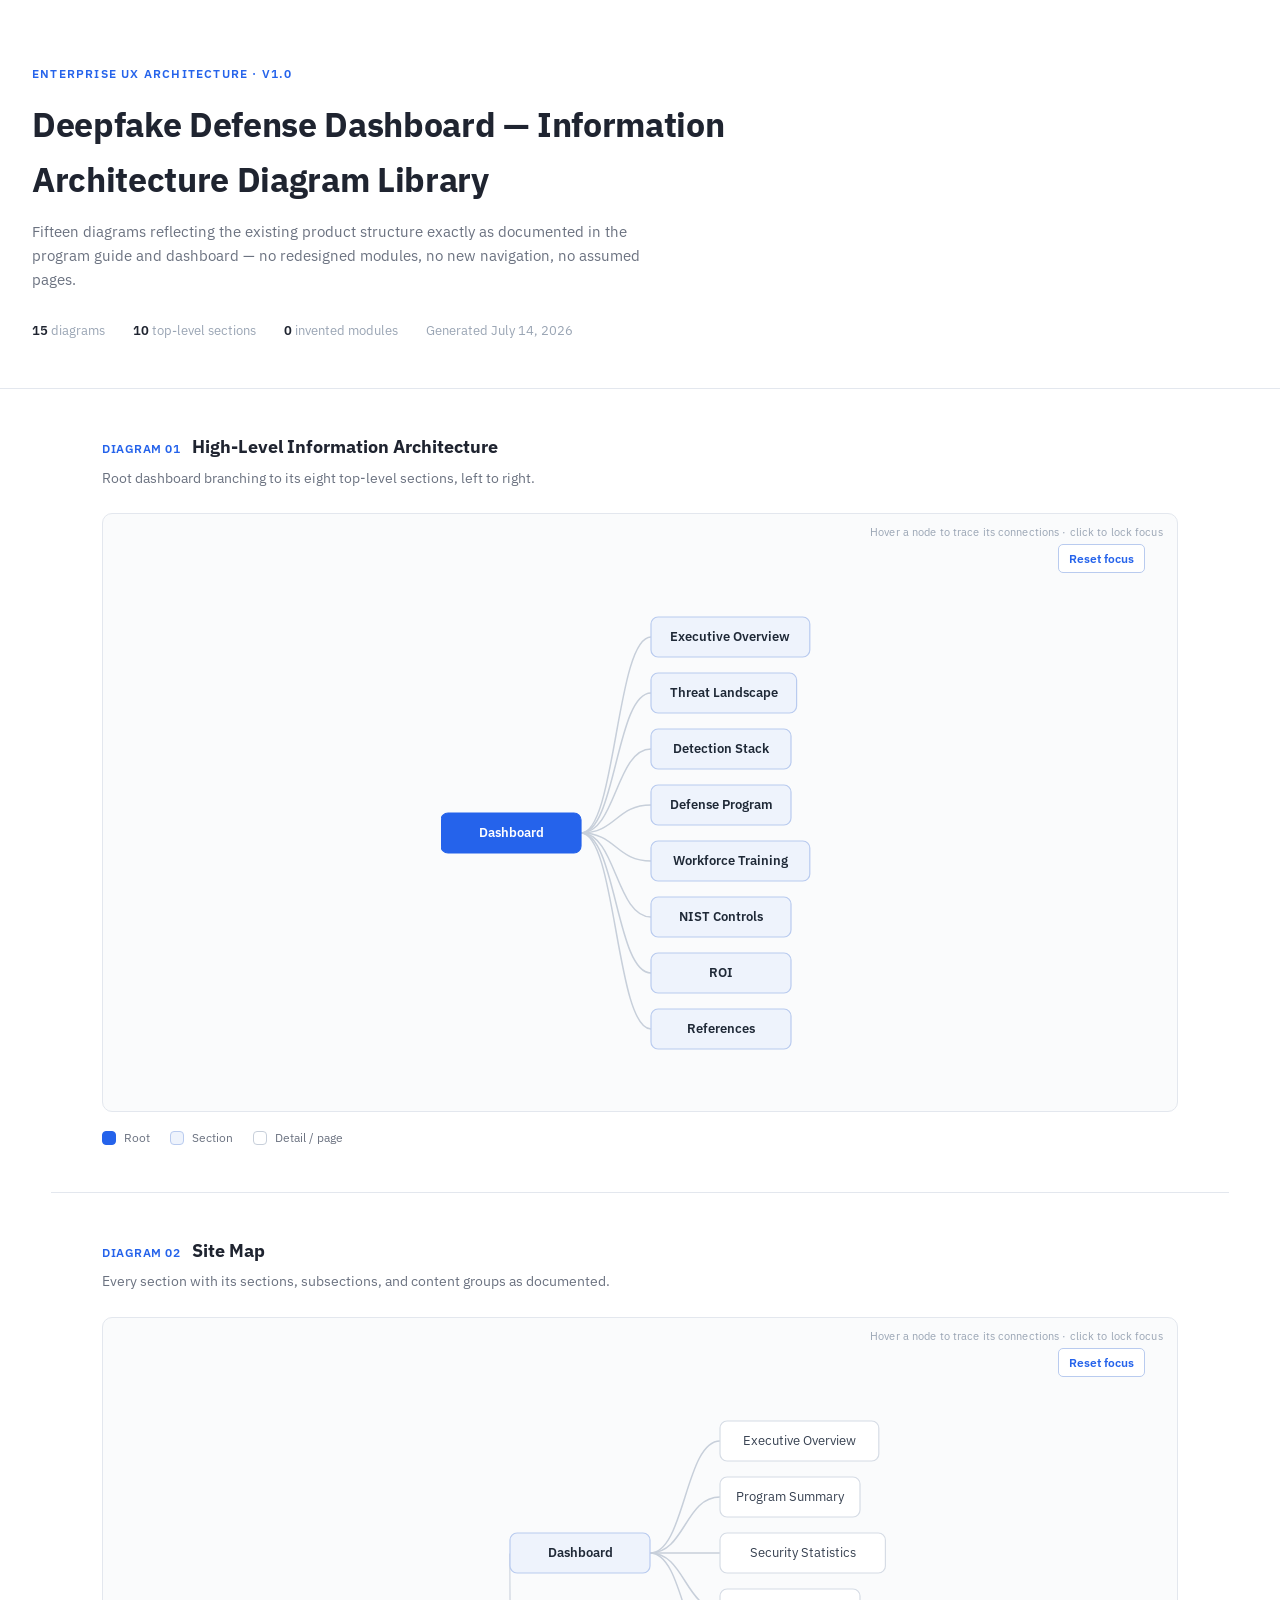
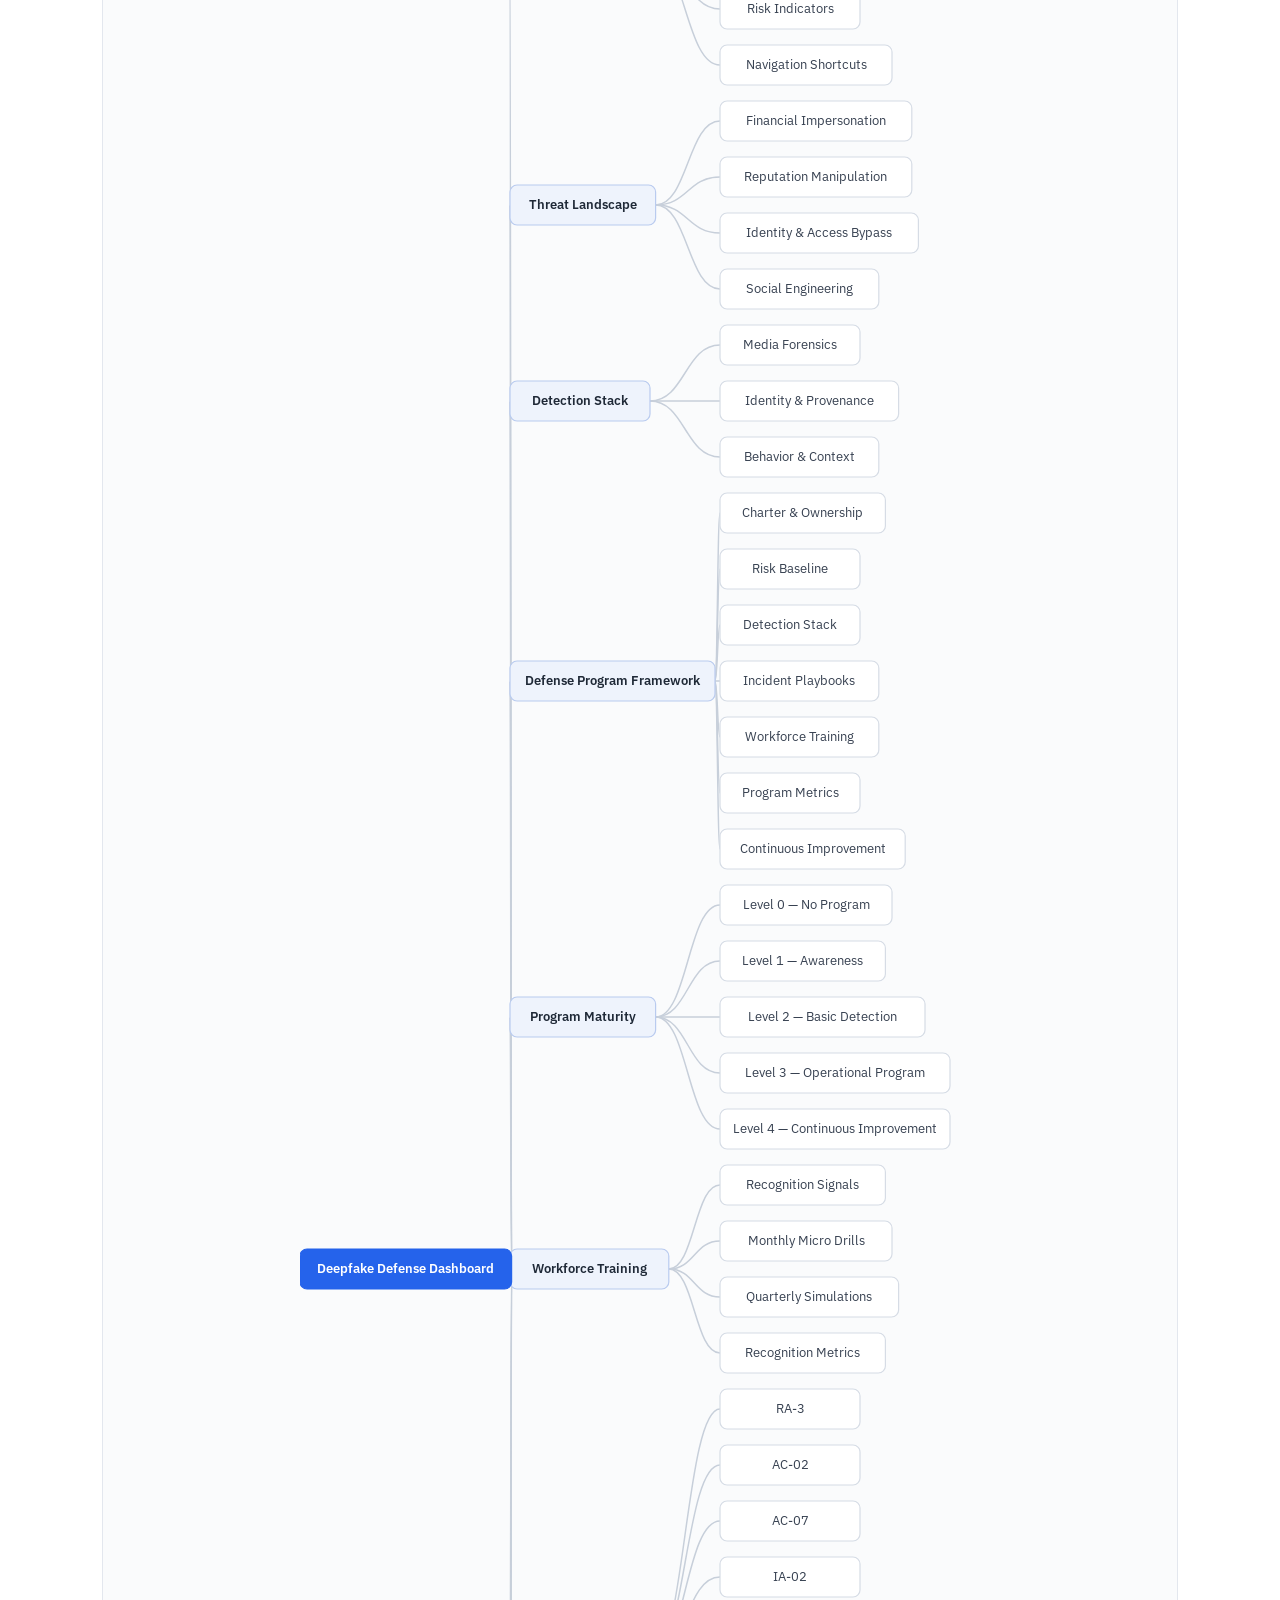
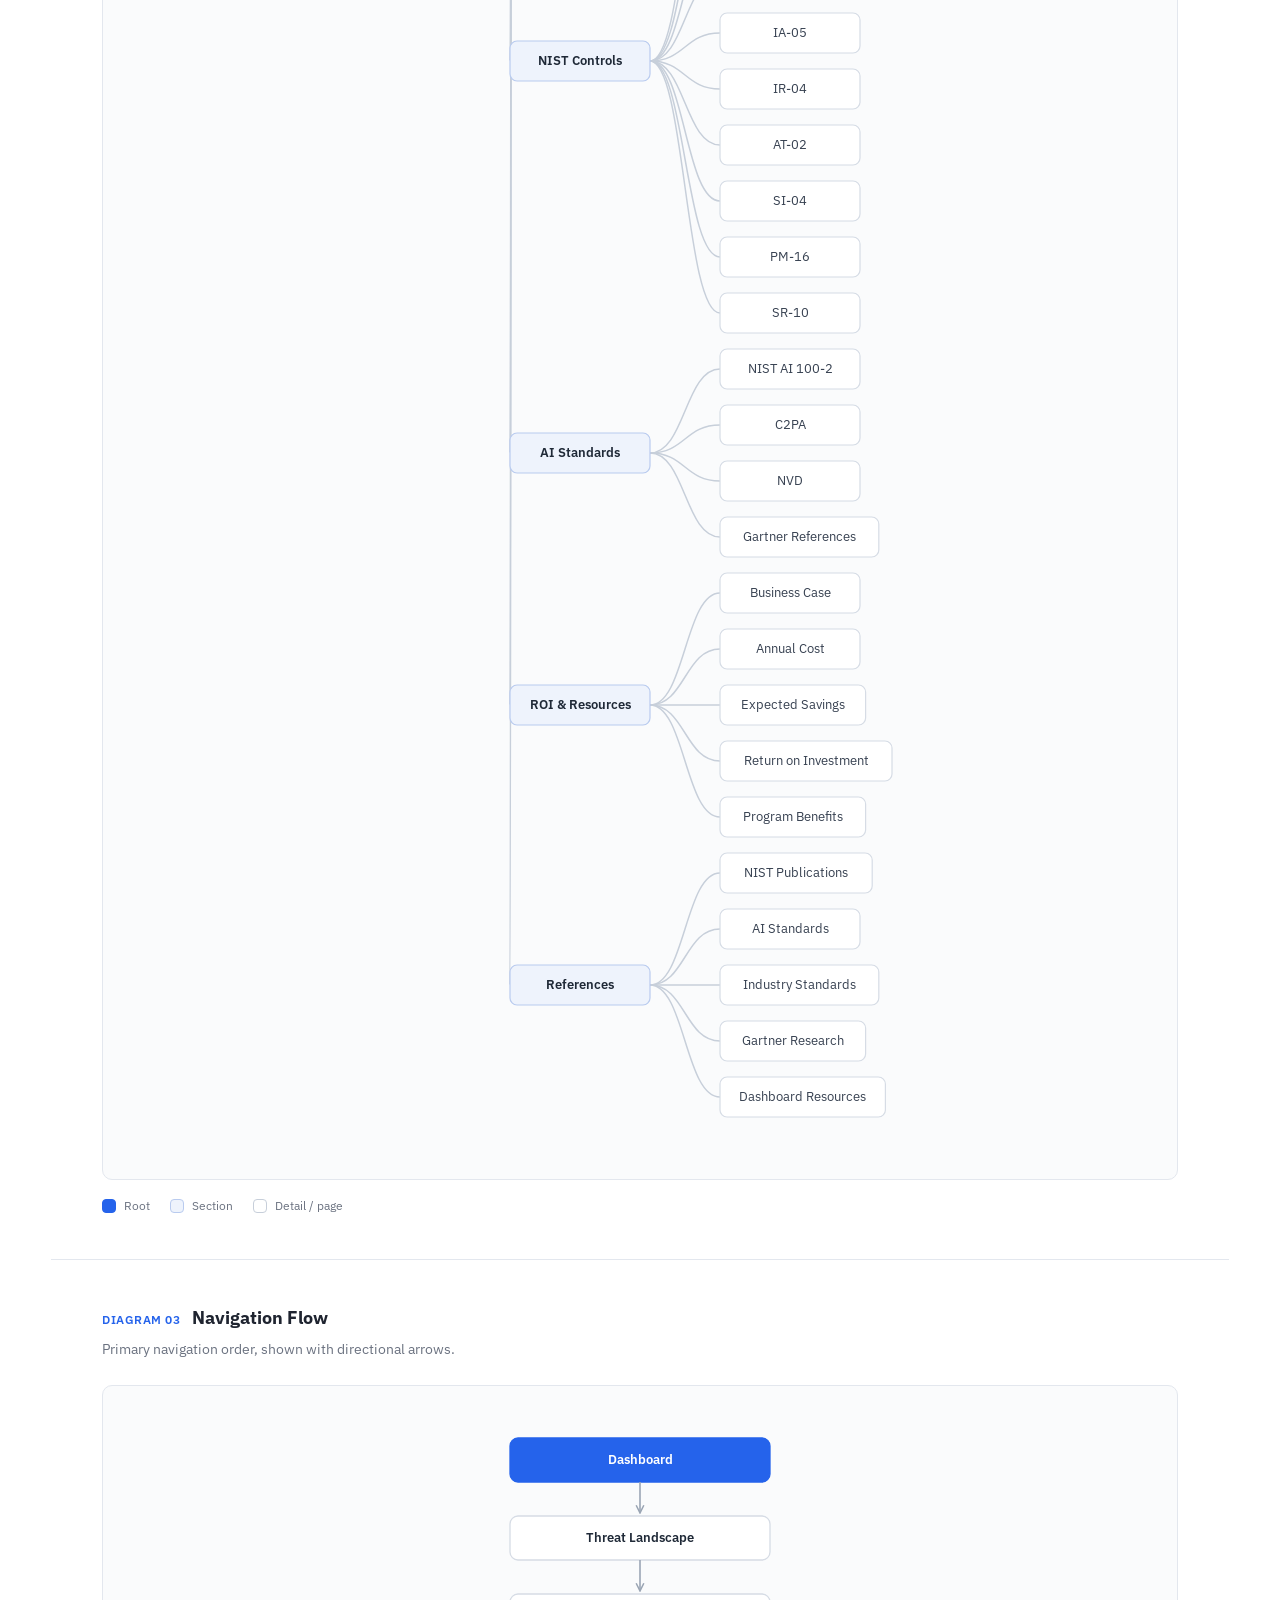
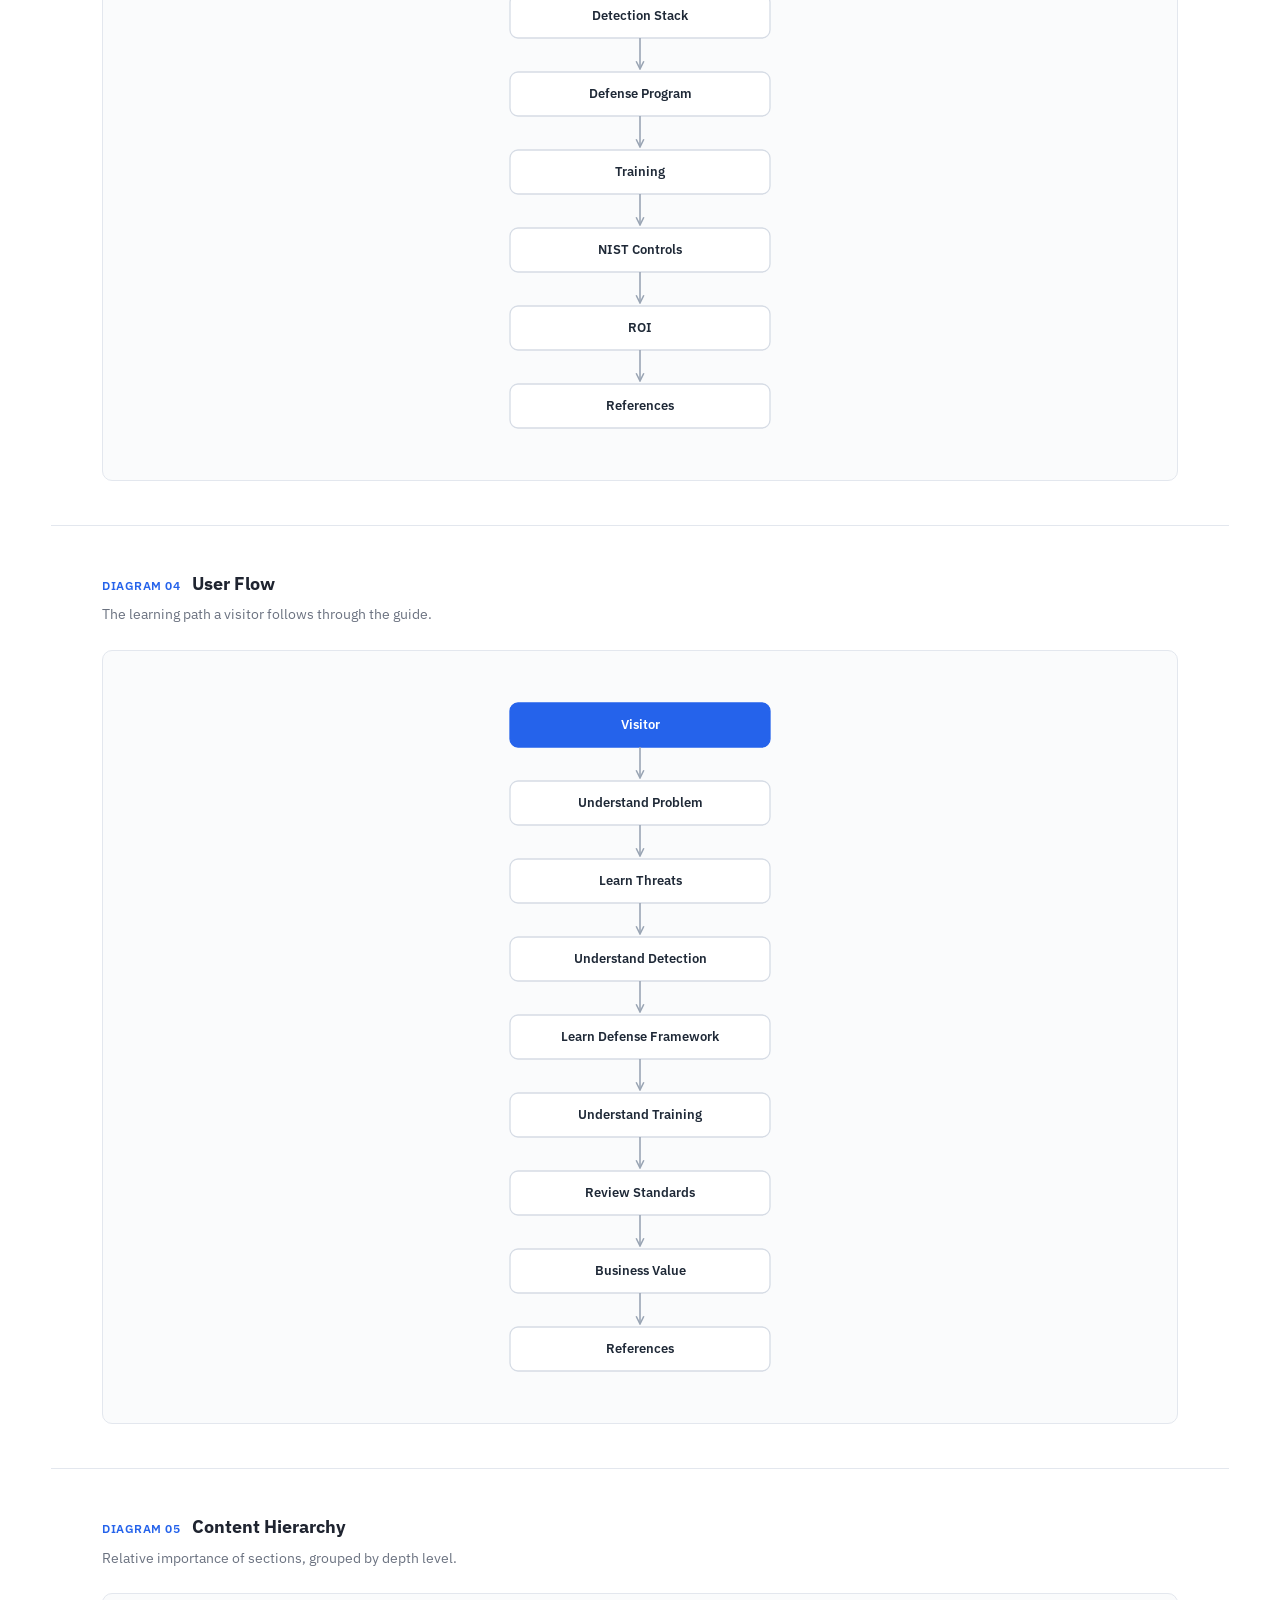
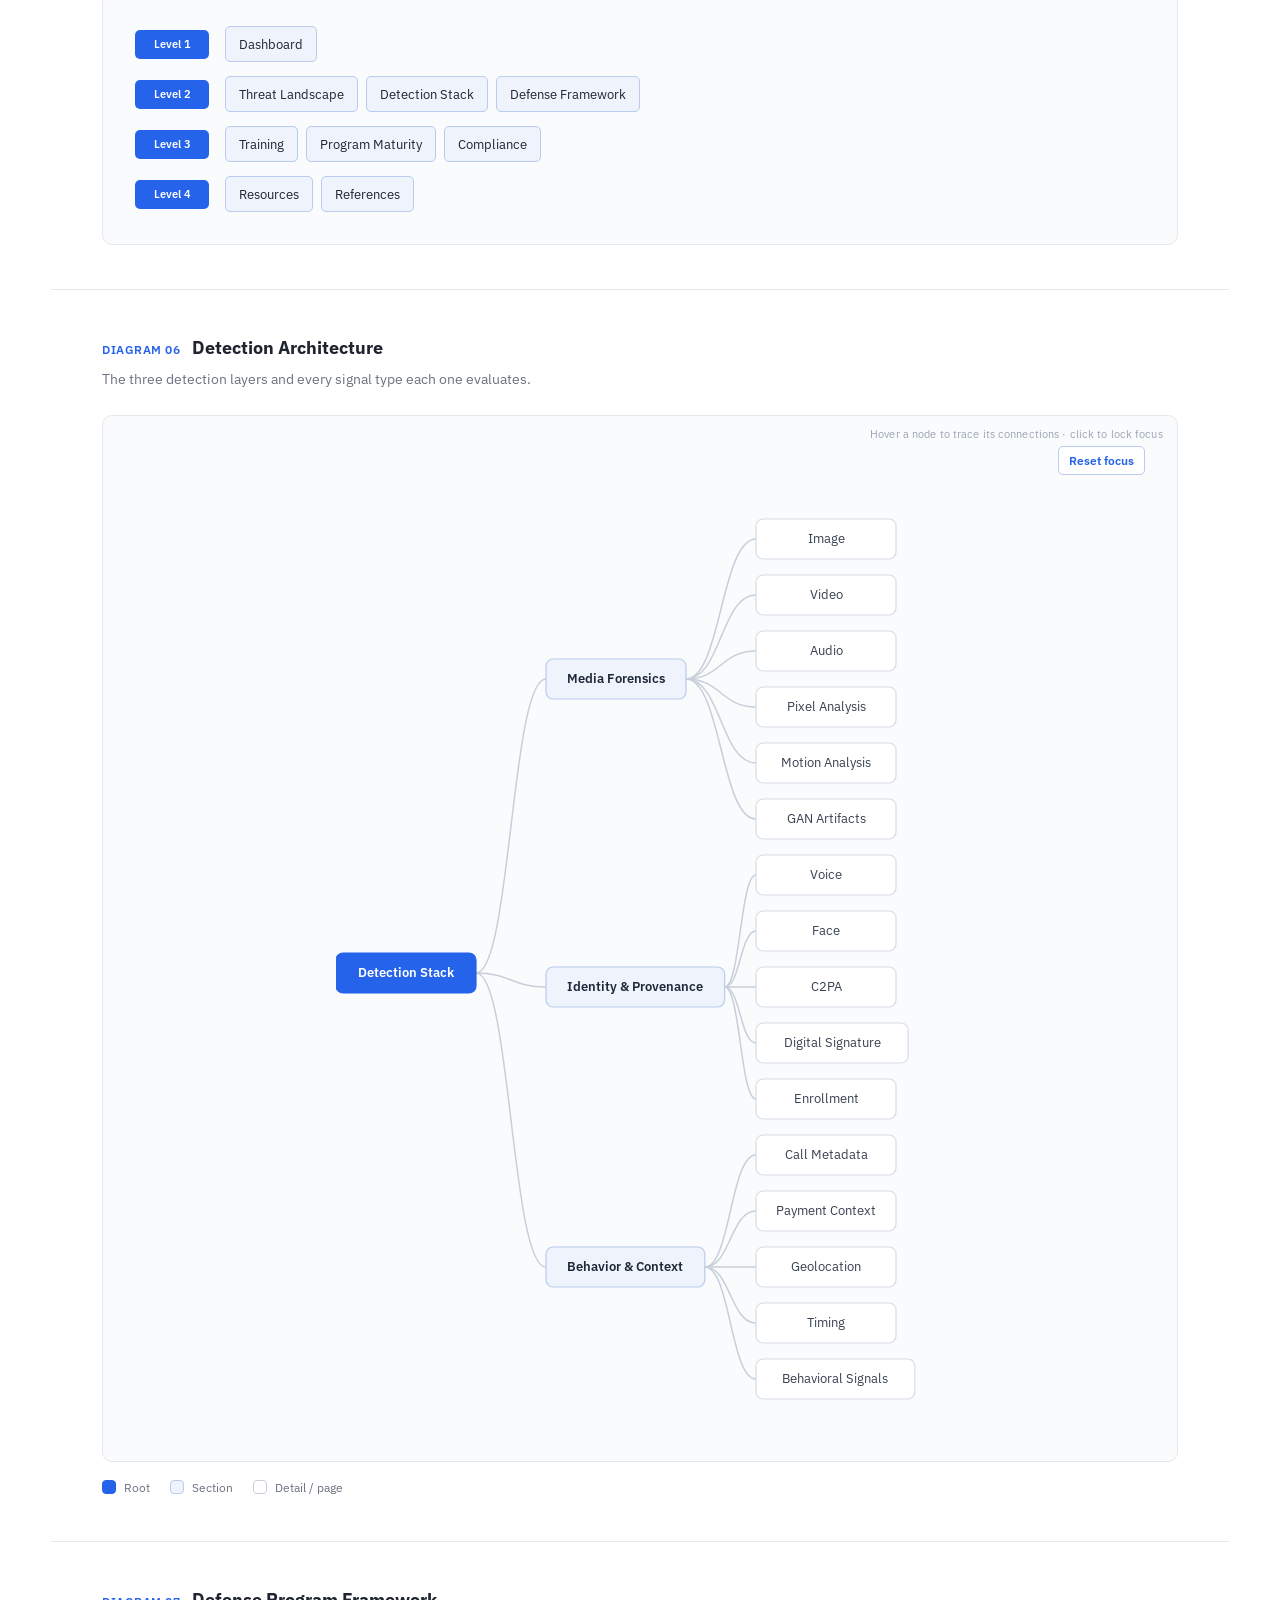
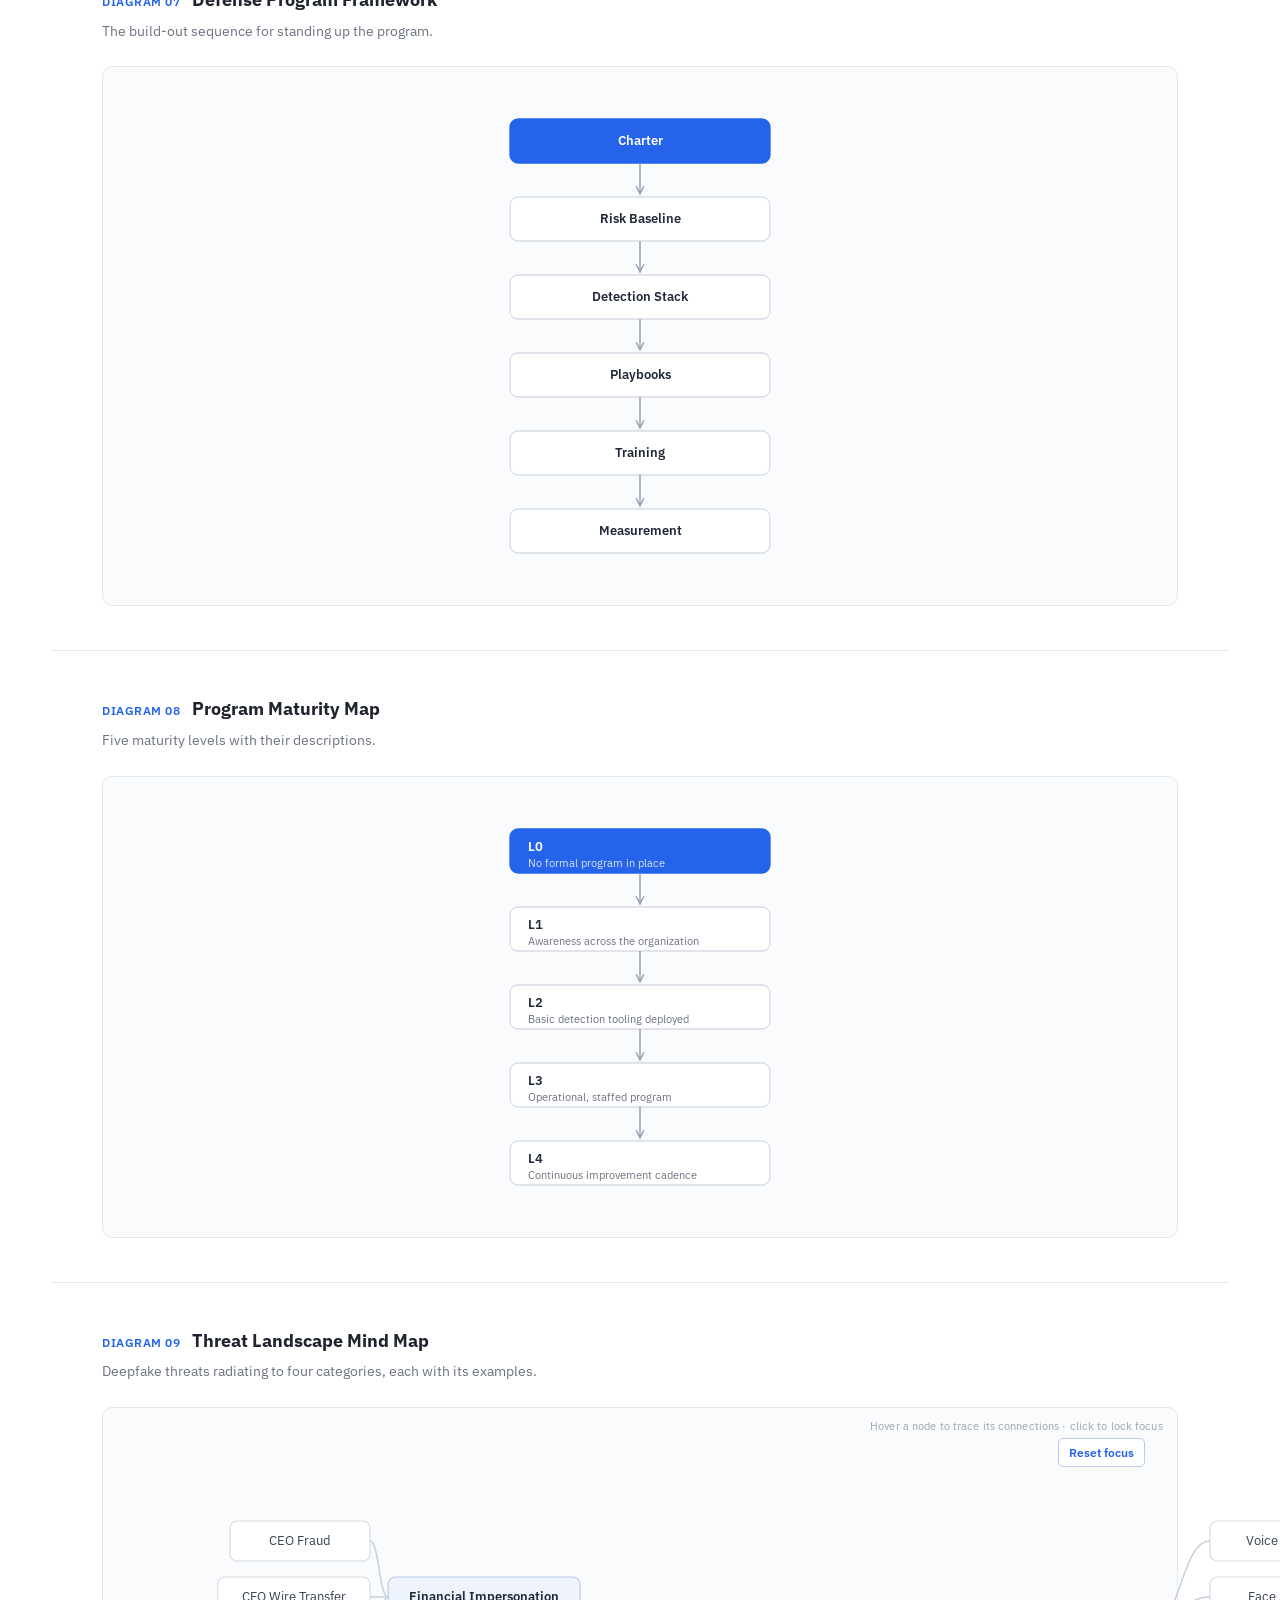
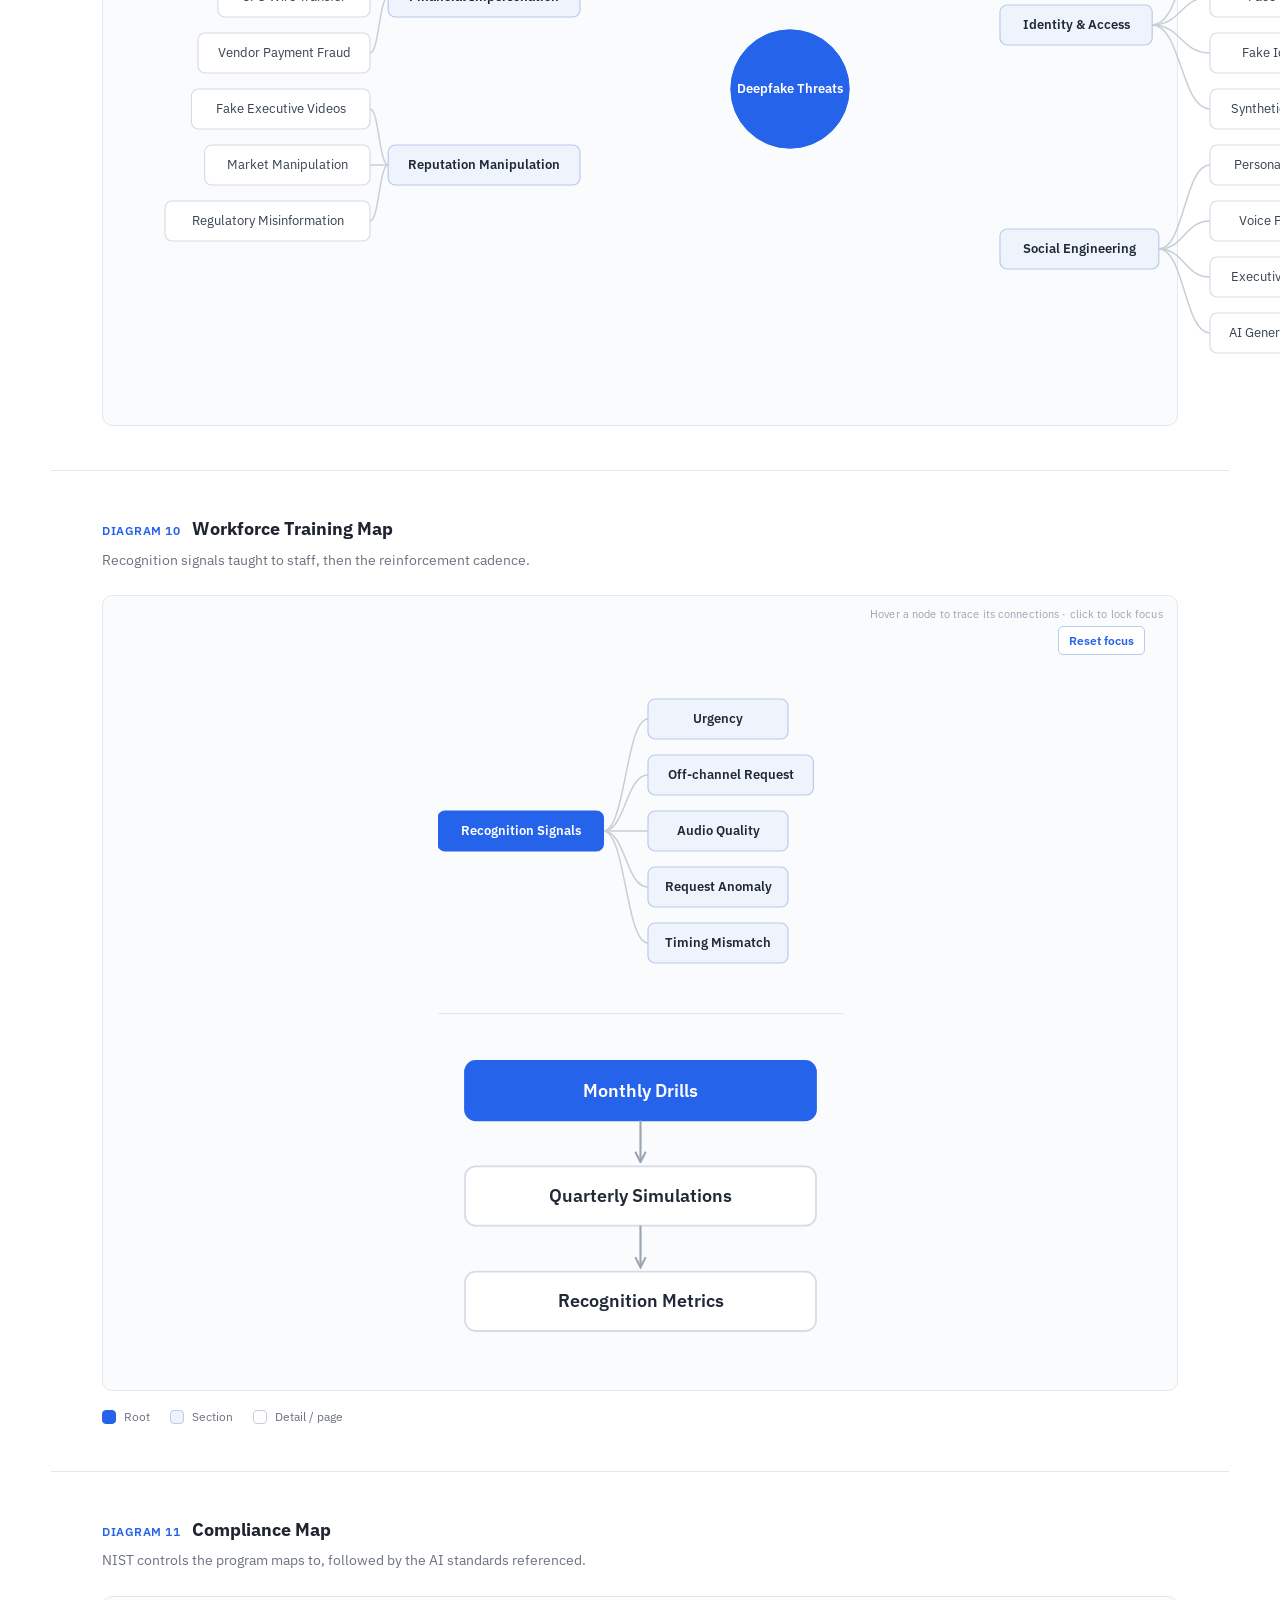
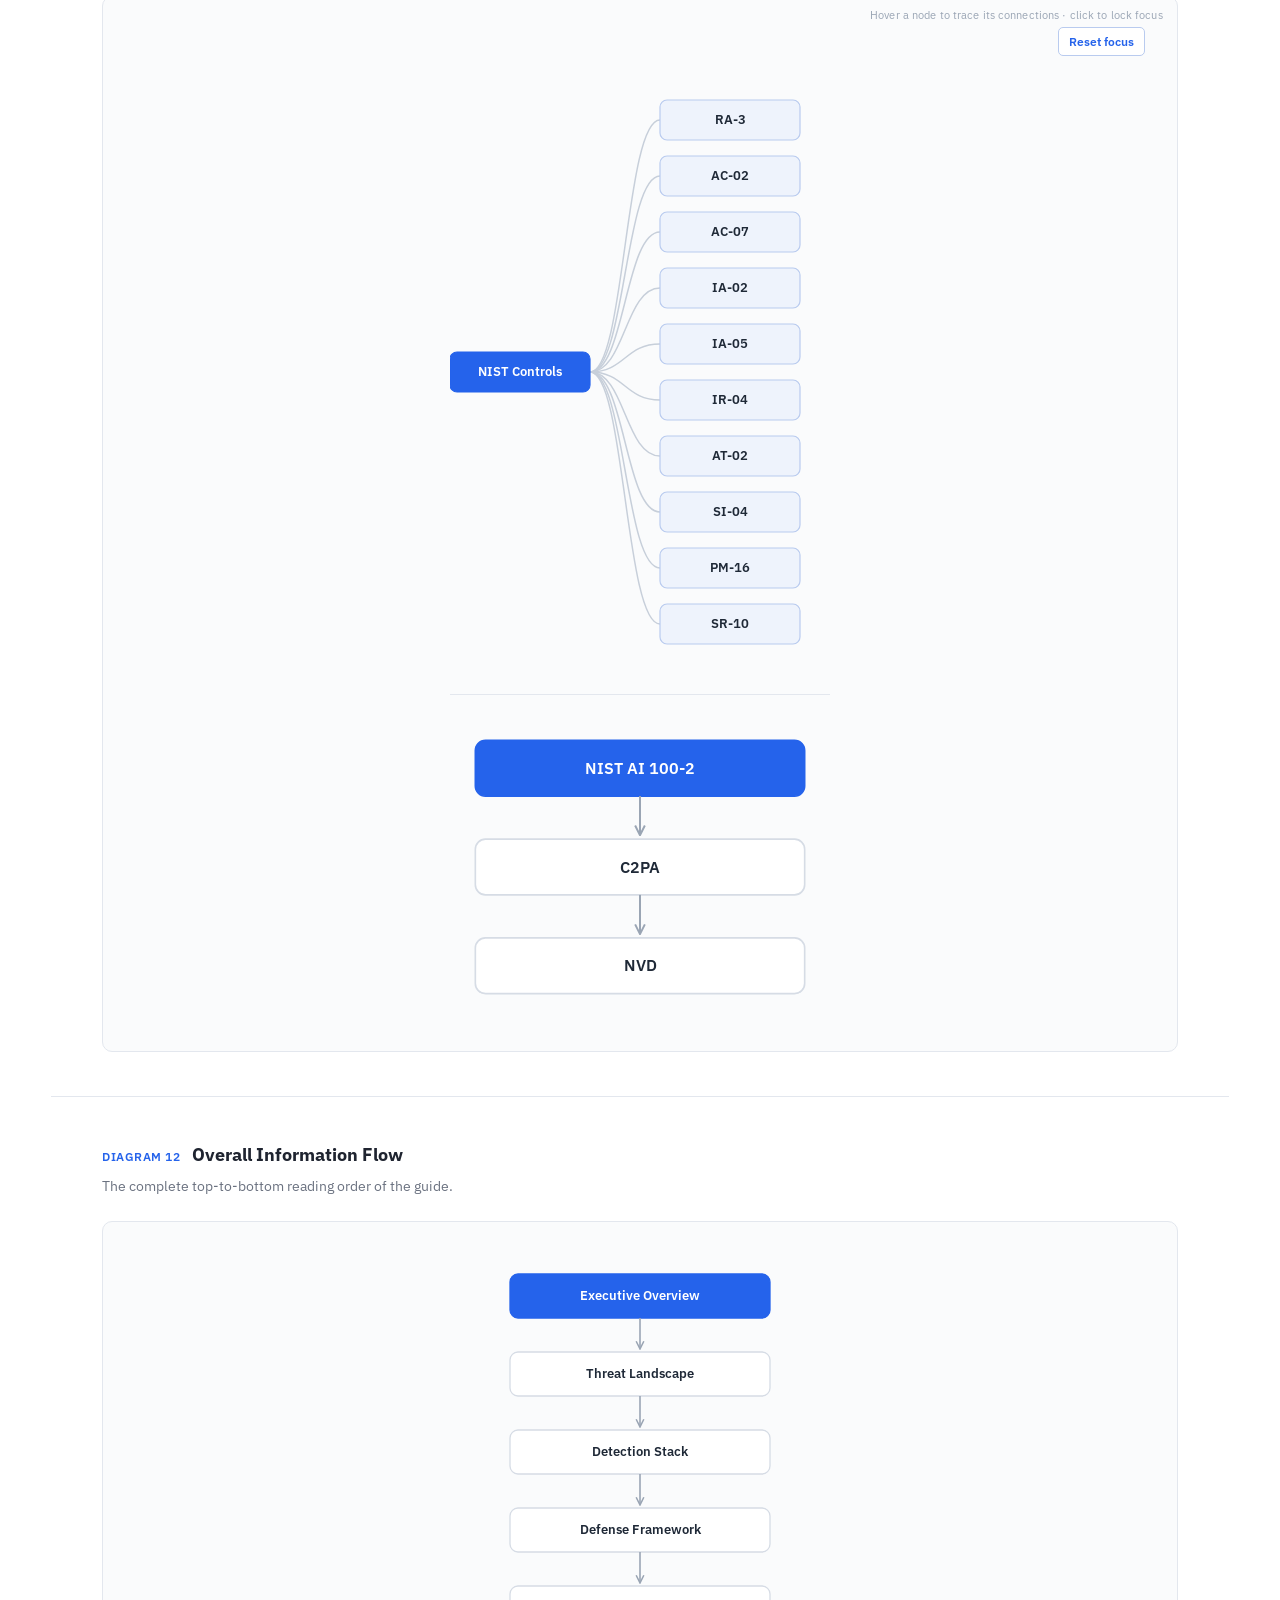
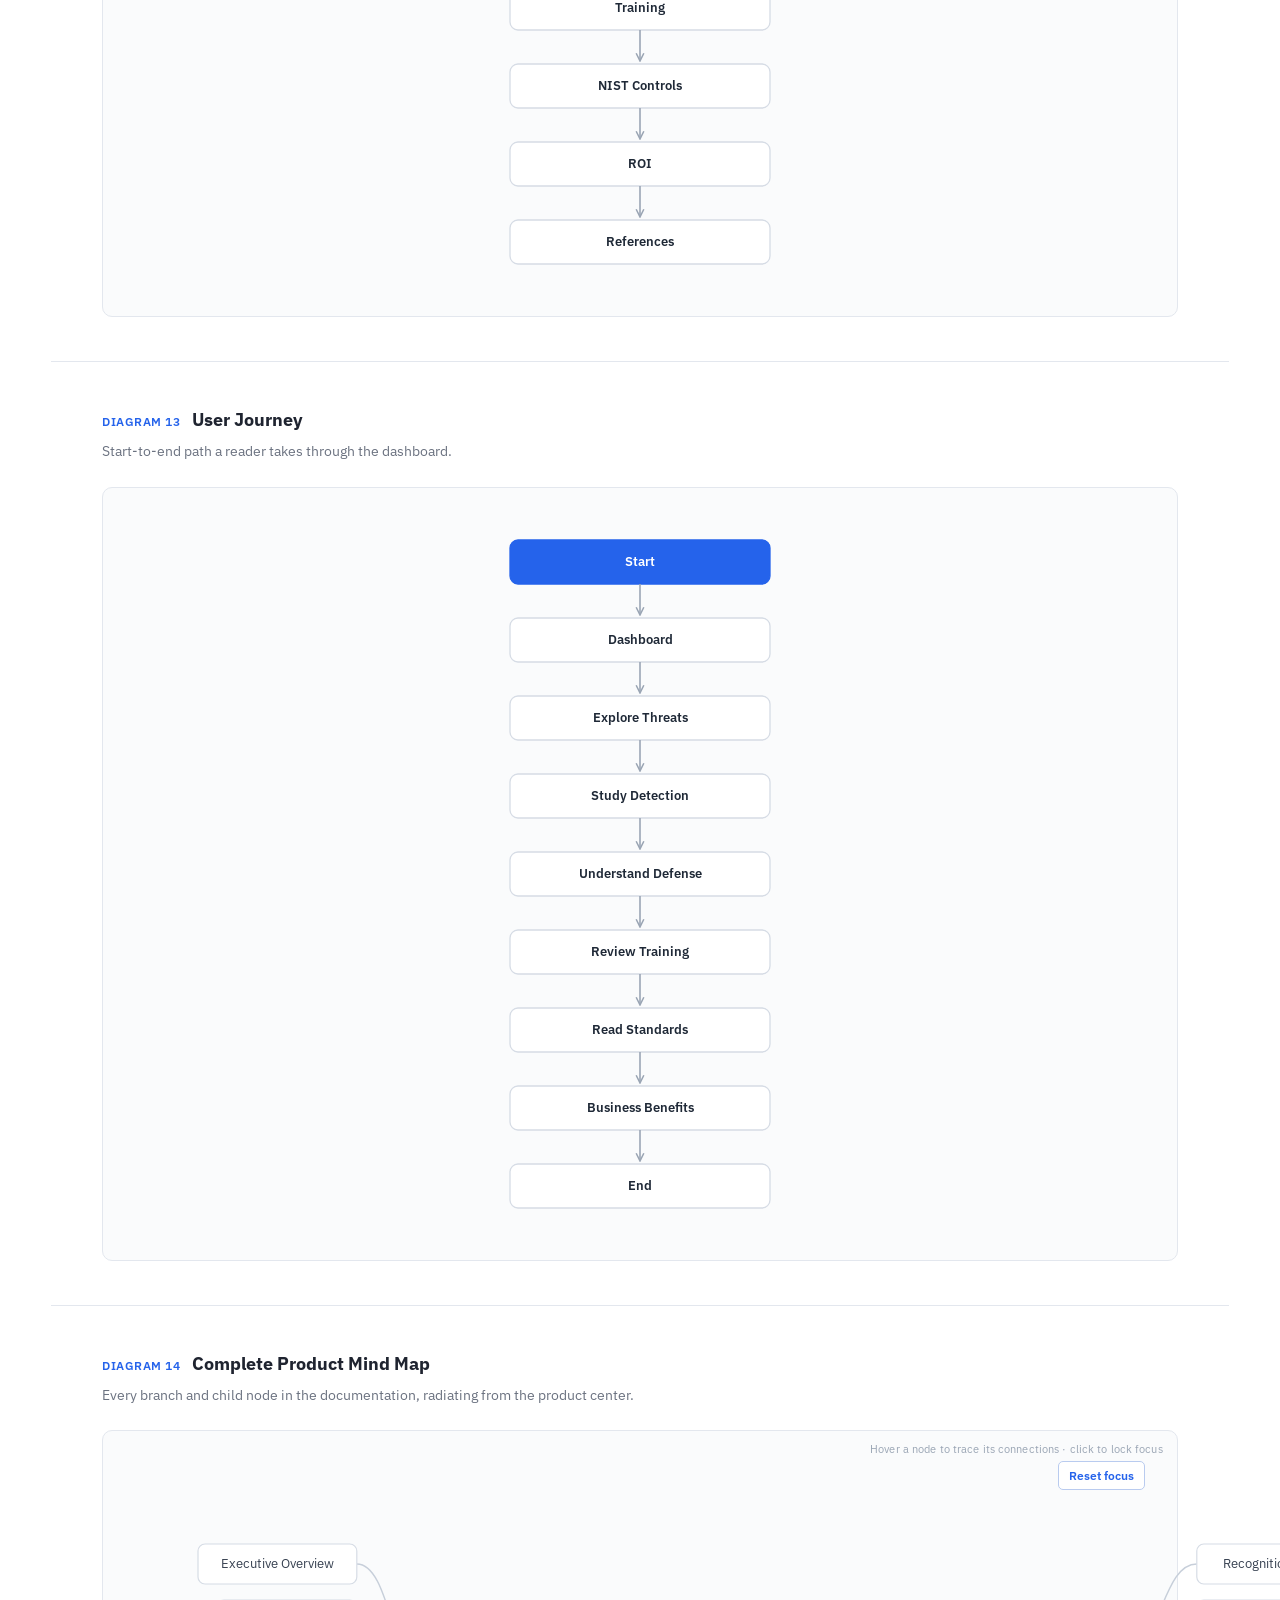
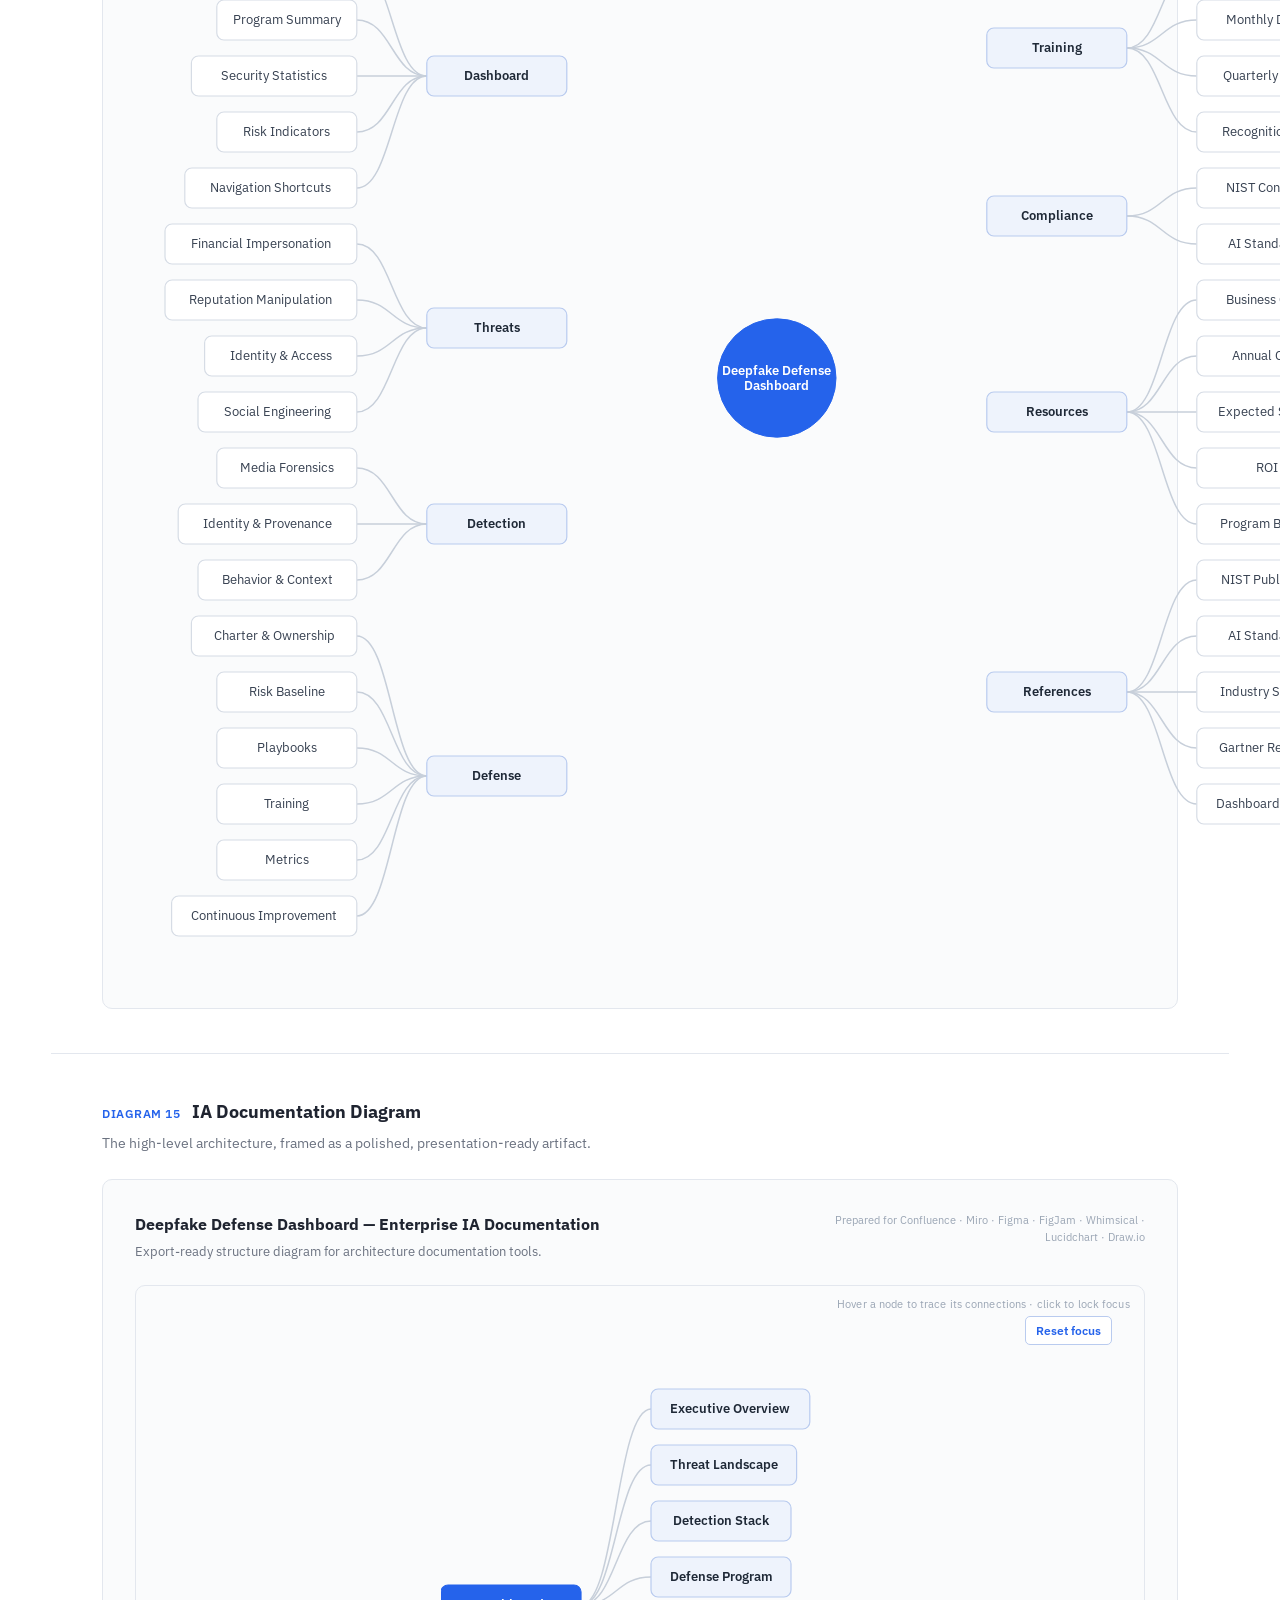
<file: deepfake-defense-ia-diagrams.html>
<!DOCTYPE html>
<html lang="en">
<head>
<meta charset="UTF-8">
<link rel="icon" type="image/svg+xml" href="https://deepfakedefence-dashboard.vercel.app/assets/favicon.svg"/>
<meta name="viewport" content="width=device-width, initial-scale=1.0">
<title>Deepfake Defense Dashboard — IA Diagram Library</title>
<link rel="preconnect" href="https://fonts.googleapis.com">
<link rel="preconnect" href="https://fonts.gstatic.com" crossorigin>
<link href="https://fonts.googleapis.com/css2?family=IBM+Plex+Sans:wght@400;500;600;700&display=swap" rel="stylesheet">
<style>
:root{
  --bg:#FFFFFF;
  --panel:#FAFBFC;
  --border:#E3E7EE;
  --border-strong:#C7CFDA;
  --text:#1F2430;
  --muted:#6B7280;
  --dim:#9AA5B4;
  --accent:#2563EB;
  --accent-tint:#EEF3FC;
  --root-fill:#2563EB;
  --section-fill:#EEF3FC;
  --section-border:#B9CBEF;
  --detail-fill:#FFFFFF;
  --detail-border:#D6DCE5;
}
*{box-sizing:border-box;margin:0;padding:0;}
body{
  font-family:'IBM Plex Sans', -apple-system, sans-serif;
  color:var(--text);
  background:var(--bg);
  line-height:1.6;
}
.wrap{max-width:1560px;margin:0 auto;padding:0 clamp(24px,4vw,64px);}

header.hero{
  padding:64px 32px 48px;
  border-bottom:1px solid var(--border);
}
.hero-inner{max-width:1560px;margin:0 auto;}
.eyebrow{
  font-size:12px;font-weight:600;letter-spacing:0.1em;color:var(--accent);
  text-transform:uppercase;margin-bottom:14px;
}
h1{font-size:clamp(24px,3.4vw,34px);font-weight:700;letter-spacing:-0.01em;margin-bottom:14px;max-width:760px;}
.hero p{color:var(--muted);font-size:15px;max-width:640px;}
.hero-meta{display:flex;gap:28px;margin-top:28px;flex-wrap:wrap;font-size:12.5px;color:var(--dim);}
.hero-meta strong{color:var(--text);font-weight:600;}

section.diagram-section{padding:44px clamp(24px,4vw,64px);border-bottom:1px solid var(--border);}
.sec-head{display:flex;align-items:baseline;gap:12px;margin-bottom:6px;}
.sec-num{font-size:12px;font-weight:600;color:var(--accent);letter-spacing:0.04em;min-width:70px;}
.sec-title{font-size:18px;font-weight:700;}
.sec-desc{color:var(--muted);font-size:13.5px;max-width:680px;margin:6px 0 24px;}

.diagram-frame{
  background:var(--panel);border:1px solid var(--border);border-radius:10px;
  padding:clamp(20px,2.5vw,36px);overflow:visible;position:relative;
}
.diagram-inner{margin:0 auto;max-width:100%;}
.diagram-inner svg{display:block;max-width:100%;height:auto;}
.diagram-inner-flex{display:flex;flex-direction:column;gap:20px;align-items:flex-start;}
.diagram-inner-flex svg{display:block;max-width:100%;height:auto;}

/* Keep the paired reference maps and documentation artifact at their intended reading scale. */
.wrap > section.diagram-section:nth-of-type(10) .diagram-inner-flex{width:min(100%,405px);margin:0 auto;}
.wrap > section.diagram-section:nth-of-type(11) .diagram-inner-flex{width:min(100%,380px);margin:0 auto;}
.wrap > section.diagram-section:nth-of-type(15) .cover .diagram-frame > svg{display:block;width:min(100%,398px);height:auto;margin:0 auto;}

.diagram-frame:has(svg[data-ia-interactive="true"])::before{
  content:"Hover a node to trace its connections · click to lock focus";
  position:absolute;top:10px;right:14px;font-size:11px;color:var(--dim);letter-spacing:.01em;
}
.diagram-tools{display:flex;align-items:center;justify-content:flex-end;gap:10px;margin:-2px 0 14px;}
.diagram-reset{
  appearance:none;border:1px solid var(--section-border);background:#FFFFFF;color:var(--accent);
  border-radius:5px;padding:6px 10px;font:600 11.5px 'IBM Plex Sans',sans-serif;cursor:pointer;
  transition:background .16s ease,border-color .16s ease,transform .16s ease;
}
.diagram-reset:hover,.diagram-reset:focus-visible{background:var(--section-fill);border-color:var(--accent);outline:none;}
.diagram-reset:active{transform:translateY(1px);}
svg[data-ia-interactive="true"] rect,svg[data-ia-interactive="true"] text{transition:opacity .18s ease,filter .18s ease;}
svg[data-ia-interactive="true"] path{transition:opacity .18s ease,stroke .18s ease,stroke-width .18s ease;}
svg[data-ia-interactive="true"] .ia-node{cursor:pointer;}
svg[data-ia-interactive="true"] .ia-node:focus-visible{outline:none;filter:drop-shadow(0 0 0 3px rgba(37,99,235,.28));}
svg[data-ia-interactive="true"].ia-filtering .ia-node:not(.ia-related){opacity:.28;}
svg[data-ia-interactive="true"].ia-filtering .ia-connector:not(.ia-related){opacity:.13;}
svg[data-ia-interactive="true"] .ia-node.ia-active{filter:drop-shadow(0 4px 6px rgba(37,99,235,.2));}
svg[data-ia-interactive="true"] .ia-connector.ia-related{stroke:var(--accent);stroke-width:2.5;opacity:1;}

@media (max-width:720px){
  header.hero{padding:48px 24px 36px;}
  .diagram-frame:has(svg[data-ia-interactive="true"])::before{display:none;}
  .diagram-tools{margin-bottom:12px;}
}

.legend{display:flex;gap:20px;margin-top:16px;flex-wrap:wrap;}
.legend-item{display:flex;align-items:center;gap:8px;font-size:12px;color:var(--muted);}
.legend-swatch{width:14px;height:14px;border-radius:4px;display:inline-block;border:1px solid var(--border-strong);}

.grid-hierarchy{display:flex;flex-direction:column;gap:14px;}
.hrow{display:flex;align-items:center;gap:16px;}
.hrow .lvl-tag{
  font-size:11px;font-weight:600;color:#FFFFFF;background:var(--accent);
  padding:6px 12px;border-radius:5px;min-width:74px;text-align:center;flex-shrink:0;
}
.hrow .items{display:flex;flex-wrap:wrap;gap:8px;}
.hrow .pill{
  font-size:12.5px;background:var(--section-fill);border:1px solid var(--section-border);
  color:var(--text);padding:7px 13px;border-radius:5px;
}

.cover{
  border:1px solid var(--border);border-radius:10px;background:var(--panel);
  padding:32px;
}
.cover-head{display:flex;justify-content:space-between;align-items:flex-start;margin-bottom:24px;flex-wrap:wrap;gap:16px;}
.cover-head h3{font-size:16px;font-weight:700;}
.cover-head .tools{font-size:11px;color:var(--dim);max-width:340px;text-align:right;}
.cover-foot{display:flex;justify-content:space-between;margin-top:24px;padding-top:18px;border-top:1px solid var(--border);font-size:11.5px;color:var(--dim);flex-wrap:wrap;gap:10px;}

footer.rules{padding:40px 32px 64px;}
footer.rules h4{font-size:12px;color:var(--dim);text-transform:uppercase;letter-spacing:0.08em;margin-bottom:12px;}
footer.rules ul{list-style:none;display:flex;flex-direction:column;gap:6px;}
footer.rules li{font-size:13px;color:var(--muted);}
footer.rules li::before{content:"✓ ";color:var(--accent);font-weight:700;}
</style>
</head>
<body>

<header class="hero">
  <div class="hero-inner">
    <div class="eyebrow">Enterprise UX architecture · v1.0</div>
    <h1>Deepfake Defense Dashboard — Information Architecture Diagram Library</h1>
    <p>Fifteen diagrams reflecting the existing product structure exactly as documented in the program guide and dashboard — no redesigned modules, no new navigation, no assumed pages.</p>
    <div class="hero-meta">
      <span><strong>15</strong> diagrams</span>
      <span><strong>10</strong> top-level sections</span>
      <span><strong>0</strong> invented modules</span>
      <span>Generated July 14, 2026</span>
    </div>
  </div>
</header>

<div class="wrap">

<section class="diagram-section"><div class="sec-head"><span class="sec-num">DIAGRAM 01</span><span class="sec-title">High-Level Information Architecture</span></div><p class="sec-desc">Root dashboard branching to its eight top-level sections, left to right.</p><div class="diagram-frame"><div class="diagram-inner" style="width:398px;max-width:none;"><svg width="100%" viewBox="0 0 398 492" xmlns="http://www.w3.org/2000/svg" role="img" font-family="IBM Plex Sans">
<title>High-level information architecture</title>
<path d="M 140.0 246.0 C 175.0 246.0, 175.0 50.0, 210.0 50.0" fill="none" stroke="#C7CFDA" stroke-width="1.5"/>
<path d="M 140.0 246.0 C 175.0 246.0, 175.0 106.0, 210.0 106.0" fill="none" stroke="#C7CFDA" stroke-width="1.5"/>
<path d="M 140.0 246.0 C 175.0 246.0, 175.0 162.0, 210.0 162.0" fill="none" stroke="#C7CFDA" stroke-width="1.5"/>
<path d="M 140.0 246.0 C 175.0 246.0, 175.0 218.0, 210.0 218.0" fill="none" stroke="#C7CFDA" stroke-width="1.5"/>
<path d="M 140.0 246.0 C 175.0 246.0, 175.0 274.0, 210.0 274.0" fill="none" stroke="#C7CFDA" stroke-width="1.5"/>
<path d="M 140.0 246.0 C 175.0 246.0, 175.0 330.0, 210.0 330.0" fill="none" stroke="#C7CFDA" stroke-width="1.5"/>
<path d="M 140.0 246.0 C 175.0 246.0, 175.0 386.0, 210.0 386.0" fill="none" stroke="#C7CFDA" stroke-width="1.5"/>
<path d="M 140.0 246.0 C 175.0 246.0, 175.0 442.0, 210.0 442.0" fill="none" stroke="#C7CFDA" stroke-width="1.5"/>
<rect x="210.0" y="30.0" width="158.8" height="40" rx="7" fill="#EEF3FC" stroke="#B9CBEF" stroke-width="1.2"/>
<text x="289.4" y="51.0" text-anchor="middle" dominant-baseline="middle" font-size="12.5" font-weight="600" fill="#1F2937">Executive Overview</text>
<rect x="210.0" y="86.0" width="145.6" height="40" rx="7" fill="#EEF3FC" stroke="#B9CBEF" stroke-width="1.2"/>
<text x="282.8" y="107.0" text-anchor="middle" dominant-baseline="middle" font-size="12.5" font-weight="600" fill="#1F2937">Threat Landscape</text>
<rect x="210.0" y="142.0" width="140.0" height="40" rx="7" fill="#EEF3FC" stroke="#B9CBEF" stroke-width="1.2"/>
<text x="280.0" y="163.0" text-anchor="middle" dominant-baseline="middle" font-size="12.5" font-weight="600" fill="#1F2937">Detection Stack</text>
<rect x="210.0" y="198.0" width="140.0" height="40" rx="7" fill="#EEF3FC" stroke="#B9CBEF" stroke-width="1.2"/>
<text x="280.0" y="219.0" text-anchor="middle" dominant-baseline="middle" font-size="12.5" font-weight="600" fill="#1F2937">Defense Program</text>
<rect x="210.0" y="254.0" width="158.8" height="40" rx="7" fill="#EEF3FC" stroke="#B9CBEF" stroke-width="1.2"/>
<text x="289.4" y="275.0" text-anchor="middle" dominant-baseline="middle" font-size="12.5" font-weight="600" fill="#1F2937">Workforce Training</text>
<rect x="210.0" y="310.0" width="140.0" height="40" rx="7" fill="#EEF3FC" stroke="#B9CBEF" stroke-width="1.2"/>
<text x="280.0" y="331.0" text-anchor="middle" dominant-baseline="middle" font-size="12.5" font-weight="600" fill="#1F2937">NIST Controls</text>
<rect x="210.0" y="366.0" width="140.0" height="40" rx="7" fill="#EEF3FC" stroke="#B9CBEF" stroke-width="1.2"/>
<text x="280.0" y="387.0" text-anchor="middle" dominant-baseline="middle" font-size="12.5" font-weight="600" fill="#1F2937">ROI</text>
<rect x="210.0" y="422.0" width="140.0" height="40" rx="7" fill="#EEF3FC" stroke="#B9CBEF" stroke-width="1.2"/>
<text x="280.0" y="443.0" text-anchor="middle" dominant-baseline="middle" font-size="12.5" font-weight="600" fill="#1F2937">References</text>
<rect x="0.0" y="226.0" width="140.0" height="40" rx="7" fill="#2563EB" stroke="#2563EB" stroke-width="1.2"/>
<text x="70.0" y="247.0" text-anchor="middle" dominant-baseline="middle" font-size="12.5" font-weight="600" fill="#FFFFFF">Dashboard</text>
</svg></div></div><div class="legend">
  <div class="legend-item"><span class="legend-swatch" style="background:var(--root-fill);border-color:var(--root-fill);"></span>Root</div>
  <div class="legend-item"><span class="legend-swatch" style="background:var(--section-fill);border-color:var(--section-border);"></span>Section</div>
  <div class="legend-item"><span class="legend-swatch" style="background:var(--detail-fill);"></span>Detail / page</div>
</div></section>
<section class="diagram-section"><div class="sec-head"><span class="sec-num">DIAGRAM 02</span><span class="sec-title">Site Map</span></div><p class="sec-desc">Every section with its sections, subsections, and content groups as documented.</p><div class="diagram-frame"><div class="diagram-inner" style="width:680px;max-width:none;"><svg width="100%" viewBox="0 0 680 2956" xmlns="http://www.w3.org/2000/svg" role="img" font-family="IBM Plex Sans">
<title>Complete sitemap</title>
<path d="M 350.0 162.0 C 385.0 162.0, 385.0 50.0, 420.0 50.0" fill="none" stroke="#C7CFDA" stroke-width="1.5"/>
<path d="M 350.0 162.0 C 385.0 162.0, 385.0 106.0, 420.0 106.0" fill="none" stroke="#C7CFDA" stroke-width="1.5"/>
<path d="M 350.0 162.0 C 385.0 162.0, 385.0 162.0, 420.0 162.0" fill="none" stroke="#C7CFDA" stroke-width="1.5"/>
<path d="M 350.0 162.0 C 385.0 162.0, 385.0 218.0, 420.0 218.0" fill="none" stroke="#C7CFDA" stroke-width="1.5"/>
<path d="M 350.0 162.0 C 385.0 162.0, 385.0 274.0, 420.0 274.0" fill="none" stroke="#C7CFDA" stroke-width="1.5"/>
<path d="M 355.6 414.0 C 387.8 414.0, 387.8 330.0, 420.0 330.0" fill="none" stroke="#C7CFDA" stroke-width="1.5"/>
<path d="M 355.6 414.0 C 387.8 414.0, 387.8 386.0, 420.0 386.0" fill="none" stroke="#C7CFDA" stroke-width="1.5"/>
<path d="M 355.6 414.0 C 387.8 414.0, 387.8 442.0, 420.0 442.0" fill="none" stroke="#C7CFDA" stroke-width="1.5"/>
<path d="M 355.6 414.0 C 387.8 414.0, 387.8 498.0, 420.0 498.0" fill="none" stroke="#C7CFDA" stroke-width="1.5"/>
<path d="M 350.0 610.0 C 385.0 610.0, 385.0 554.0, 420.0 554.0" fill="none" stroke="#C7CFDA" stroke-width="1.5"/>
<path d="M 350.0 610.0 C 385.0 610.0, 385.0 610.0, 420.0 610.0" fill="none" stroke="#C7CFDA" stroke-width="1.5"/>
<path d="M 350.0 610.0 C 385.0 610.0, 385.0 666.0, 420.0 666.0" fill="none" stroke="#C7CFDA" stroke-width="1.5"/>
<path d="M 415.0 890.0 C 417.5 890.0, 417.5 722.0, 420.0 722.0" fill="none" stroke="#C7CFDA" stroke-width="1.5"/>
<path d="M 415.0 890.0 C 417.5 890.0, 417.5 778.0, 420.0 778.0" fill="none" stroke="#C7CFDA" stroke-width="1.5"/>
<path d="M 415.0 890.0 C 417.5 890.0, 417.5 834.0, 420.0 834.0" fill="none" stroke="#C7CFDA" stroke-width="1.5"/>
<path d="M 415.0 890.0 C 417.5 890.0, 417.5 890.0, 420.0 890.0" fill="none" stroke="#C7CFDA" stroke-width="1.5"/>
<path d="M 415.0 890.0 C 417.5 890.0, 417.5 946.0, 420.0 946.0" fill="none" stroke="#C7CFDA" stroke-width="1.5"/>
<path d="M 415.0 890.0 C 417.5 890.0, 417.5 1002.0, 420.0 1002.0" fill="none" stroke="#C7CFDA" stroke-width="1.5"/>
<path d="M 415.0 890.0 C 417.5 890.0, 417.5 1058.0, 420.0 1058.0" fill="none" stroke="#C7CFDA" stroke-width="1.5"/>
<path d="M 355.6 1226.0 C 387.8 1226.0, 387.8 1114.0, 420.0 1114.0" fill="none" stroke="#C7CFDA" stroke-width="1.5"/>
<path d="M 355.6 1226.0 C 387.8 1226.0, 387.8 1170.0, 420.0 1170.0" fill="none" stroke="#C7CFDA" stroke-width="1.5"/>
<path d="M 355.6 1226.0 C 387.8 1226.0, 387.8 1226.0, 420.0 1226.0" fill="none" stroke="#C7CFDA" stroke-width="1.5"/>
<path d="M 355.6 1226.0 C 387.8 1226.0, 387.8 1282.0, 420.0 1282.0" fill="none" stroke="#C7CFDA" stroke-width="1.5"/>
<path d="M 355.6 1226.0 C 387.8 1226.0, 387.8 1338.0, 420.0 1338.0" fill="none" stroke="#C7CFDA" stroke-width="1.5"/>
<path d="M 368.8 1478.0 C 394.4 1478.0, 394.4 1394.0, 420.0 1394.0" fill="none" stroke="#C7CFDA" stroke-width="1.5"/>
<path d="M 368.8 1478.0 C 394.4 1478.0, 394.4 1450.0, 420.0 1450.0" fill="none" stroke="#C7CFDA" stroke-width="1.5"/>
<path d="M 368.8 1478.0 C 394.4 1478.0, 394.4 1506.0, 420.0 1506.0" fill="none" stroke="#C7CFDA" stroke-width="1.5"/>
<path d="M 368.8 1478.0 C 394.4 1478.0, 394.4 1562.0, 420.0 1562.0" fill="none" stroke="#C7CFDA" stroke-width="1.5"/>
<path d="M 350.0 1870.0 C 385.0 1870.0, 385.0 1618.0, 420.0 1618.0" fill="none" stroke="#C7CFDA" stroke-width="1.5"/>
<path d="M 350.0 1870.0 C 385.0 1870.0, 385.0 1674.0, 420.0 1674.0" fill="none" stroke="#C7CFDA" stroke-width="1.5"/>
<path d="M 350.0 1870.0 C 385.0 1870.0, 385.0 1730.0, 420.0 1730.0" fill="none" stroke="#C7CFDA" stroke-width="1.5"/>
<path d="M 350.0 1870.0 C 385.0 1870.0, 385.0 1786.0, 420.0 1786.0" fill="none" stroke="#C7CFDA" stroke-width="1.5"/>
<path d="M 350.0 1870.0 C 385.0 1870.0, 385.0 1842.0, 420.0 1842.0" fill="none" stroke="#C7CFDA" stroke-width="1.5"/>
<path d="M 350.0 1870.0 C 385.0 1870.0, 385.0 1898.0, 420.0 1898.0" fill="none" stroke="#C7CFDA" stroke-width="1.5"/>
<path d="M 350.0 1870.0 C 385.0 1870.0, 385.0 1954.0, 420.0 1954.0" fill="none" stroke="#C7CFDA" stroke-width="1.5"/>
<path d="M 350.0 1870.0 C 385.0 1870.0, 385.0 2010.0, 420.0 2010.0" fill="none" stroke="#C7CFDA" stroke-width="1.5"/>
<path d="M 350.0 1870.0 C 385.0 1870.0, 385.0 2066.0, 420.0 2066.0" fill="none" stroke="#C7CFDA" stroke-width="1.5"/>
<path d="M 350.0 1870.0 C 385.0 1870.0, 385.0 2122.0, 420.0 2122.0" fill="none" stroke="#C7CFDA" stroke-width="1.5"/>
<path d="M 350.0 2262.0 C 385.0 2262.0, 385.0 2178.0, 420.0 2178.0" fill="none" stroke="#C7CFDA" stroke-width="1.5"/>
<path d="M 350.0 2262.0 C 385.0 2262.0, 385.0 2234.0, 420.0 2234.0" fill="none" stroke="#C7CFDA" stroke-width="1.5"/>
<path d="M 350.0 2262.0 C 385.0 2262.0, 385.0 2290.0, 420.0 2290.0" fill="none" stroke="#C7CFDA" stroke-width="1.5"/>
<path d="M 350.0 2262.0 C 385.0 2262.0, 385.0 2346.0, 420.0 2346.0" fill="none" stroke="#C7CFDA" stroke-width="1.5"/>
<path d="M 350.0 2514.0 C 385.0 2514.0, 385.0 2402.0, 420.0 2402.0" fill="none" stroke="#C7CFDA" stroke-width="1.5"/>
<path d="M 350.0 2514.0 C 385.0 2514.0, 385.0 2458.0, 420.0 2458.0" fill="none" stroke="#C7CFDA" stroke-width="1.5"/>
<path d="M 350.0 2514.0 C 385.0 2514.0, 385.0 2514.0, 420.0 2514.0" fill="none" stroke="#C7CFDA" stroke-width="1.5"/>
<path d="M 350.0 2514.0 C 385.0 2514.0, 385.0 2570.0, 420.0 2570.0" fill="none" stroke="#C7CFDA" stroke-width="1.5"/>
<path d="M 350.0 2514.0 C 385.0 2514.0, 385.0 2626.0, 420.0 2626.0" fill="none" stroke="#C7CFDA" stroke-width="1.5"/>
<path d="M 350.0 2794.0 C 385.0 2794.0, 385.0 2682.0, 420.0 2682.0" fill="none" stroke="#C7CFDA" stroke-width="1.5"/>
<path d="M 350.0 2794.0 C 385.0 2794.0, 385.0 2738.0, 420.0 2738.0" fill="none" stroke="#C7CFDA" stroke-width="1.5"/>
<path d="M 350.0 2794.0 C 385.0 2794.0, 385.0 2794.0, 420.0 2794.0" fill="none" stroke="#C7CFDA" stroke-width="1.5"/>
<path d="M 350.0 2794.0 C 385.0 2794.0, 385.0 2850.0, 420.0 2850.0" fill="none" stroke="#C7CFDA" stroke-width="1.5"/>
<path d="M 350.0 2794.0 C 385.0 2794.0, 385.0 2906.0, 420.0 2906.0" fill="none" stroke="#C7CFDA" stroke-width="1.5"/>
<path d="M 211.6 1478.0 C 210.8 1478.0, 210.8 162.0, 210.0 162.0" fill="none" stroke="#C7CFDA" stroke-width="1.5"/>
<path d="M 211.6 1478.0 C 210.8 1478.0, 210.8 414.0, 210.0 414.0" fill="none" stroke="#C7CFDA" stroke-width="1.5"/>
<path d="M 211.6 1478.0 C 210.8 1478.0, 210.8 610.0, 210.0 610.0" fill="none" stroke="#C7CFDA" stroke-width="1.5"/>
<path d="M 211.6 1478.0 C 210.8 1478.0, 210.8 890.0, 210.0 890.0" fill="none" stroke="#C7CFDA" stroke-width="1.5"/>
<path d="M 211.6 1478.0 C 210.8 1478.0, 210.8 1226.0, 210.0 1226.0" fill="none" stroke="#C7CFDA" stroke-width="1.5"/>
<path d="M 211.6 1478.0 C 210.8 1478.0, 210.8 1478.0, 210.0 1478.0" fill="none" stroke="#C7CFDA" stroke-width="1.5"/>
<path d="M 211.6 1478.0 C 210.8 1478.0, 210.8 1870.0, 210.0 1870.0" fill="none" stroke="#C7CFDA" stroke-width="1.5"/>
<path d="M 211.6 1478.0 C 210.8 1478.0, 210.8 2262.0, 210.0 2262.0" fill="none" stroke="#C7CFDA" stroke-width="1.5"/>
<path d="M 211.6 1478.0 C 210.8 1478.0, 210.8 2514.0, 210.0 2514.0" fill="none" stroke="#C7CFDA" stroke-width="1.5"/>
<path d="M 211.6 1478.0 C 210.8 1478.0, 210.8 2794.0, 210.0 2794.0" fill="none" stroke="#C7CFDA" stroke-width="1.5"/>
<rect x="420.0" y="30.0" width="158.8" height="40" rx="7" fill="#FFFFFF" stroke="#D6DCE5" stroke-width="1.2"/>
<text x="499.4" y="51.0" text-anchor="middle" dominant-baseline="middle" font-size="12.5" font-weight="400" fill="#374151">Executive Overview</text>
<rect x="420.0" y="86.0" width="140.0" height="40" rx="7" fill="#FFFFFF" stroke="#D6DCE5" stroke-width="1.2"/>
<text x="490.0" y="107.0" text-anchor="middle" dominant-baseline="middle" font-size="12.5" font-weight="400" fill="#374151">Program Summary</text>
<rect x="420.0" y="142.0" width="165.4" height="40" rx="7" fill="#FFFFFF" stroke="#D6DCE5" stroke-width="1.2"/>
<text x="502.7" y="163.0" text-anchor="middle" dominant-baseline="middle" font-size="12.5" font-weight="400" fill="#374151">Security Statistics</text>
<rect x="420.0" y="198.0" width="140.0" height="40" rx="7" fill="#FFFFFF" stroke="#D6DCE5" stroke-width="1.2"/>
<text x="490.0" y="219.0" text-anchor="middle" dominant-baseline="middle" font-size="12.5" font-weight="400" fill="#374151">Risk Indicators</text>
<rect x="420.0" y="254.0" width="172.0" height="40" rx="7" fill="#FFFFFF" stroke="#D6DCE5" stroke-width="1.2"/>
<text x="506.0" y="275.0" text-anchor="middle" dominant-baseline="middle" font-size="12.5" font-weight="400" fill="#374151">Navigation Shortcuts</text>
<rect x="210.0" y="142.0" width="140.0" height="40" rx="7" fill="#EEF3FC" stroke="#B9CBEF" stroke-width="1.2"/>
<text x="280.0" y="163.0" text-anchor="middle" dominant-baseline="middle" font-size="12.5" font-weight="600" fill="#1F2937">Dashboard</text>
<rect x="420.0" y="310.0" width="191.8" height="40" rx="7" fill="#FFFFFF" stroke="#D6DCE5" stroke-width="1.2"/>
<text x="515.9" y="331.0" text-anchor="middle" dominant-baseline="middle" font-size="12.5" font-weight="400" fill="#374151">Financial Impersonation</text>
<rect x="420.0" y="366.0" width="191.8" height="40" rx="7" fill="#FFFFFF" stroke="#D6DCE5" stroke-width="1.2"/>
<text x="515.9" y="387.0" text-anchor="middle" dominant-baseline="middle" font-size="12.5" font-weight="400" fill="#374151">Reputation Manipulation</text>
<rect x="420.0" y="422.0" width="198.4" height="40" rx="7" fill="#FFFFFF" stroke="#D6DCE5" stroke-width="1.2"/>
<text x="519.2" y="443.0" text-anchor="middle" dominant-baseline="middle" font-size="12.5" font-weight="400" fill="#374151">Identity & Access Bypass</text>
<rect x="420.0" y="478.0" width="158.8" height="40" rx="7" fill="#FFFFFF" stroke="#D6DCE5" stroke-width="1.2"/>
<text x="499.4" y="499.0" text-anchor="middle" dominant-baseline="middle" font-size="12.5" font-weight="400" fill="#374151">Social Engineering</text>
<rect x="210.0" y="394.0" width="145.6" height="40" rx="7" fill="#EEF3FC" stroke="#B9CBEF" stroke-width="1.2"/>
<text x="282.8" y="415.0" text-anchor="middle" dominant-baseline="middle" font-size="12.5" font-weight="600" fill="#1F2937">Threat Landscape</text>
<rect x="420.0" y="534.0" width="140.0" height="40" rx="7" fill="#FFFFFF" stroke="#D6DCE5" stroke-width="1.2"/>
<text x="490.0" y="555.0" text-anchor="middle" dominant-baseline="middle" font-size="12.5" font-weight="400" fill="#374151">Media Forensics</text>
<rect x="420.0" y="590.0" width="178.6" height="40" rx="7" fill="#FFFFFF" stroke="#D6DCE5" stroke-width="1.2"/>
<text x="509.3" y="611.0" text-anchor="middle" dominant-baseline="middle" font-size="12.5" font-weight="400" fill="#374151">Identity & Provenance</text>
<rect x="420.0" y="646.0" width="158.8" height="40" rx="7" fill="#FFFFFF" stroke="#D6DCE5" stroke-width="1.2"/>
<text x="499.4" y="667.0" text-anchor="middle" dominant-baseline="middle" font-size="12.5" font-weight="400" fill="#374151">Behavior & Context</text>
<rect x="210.0" y="590.0" width="140.0" height="40" rx="7" fill="#EEF3FC" stroke="#B9CBEF" stroke-width="1.2"/>
<text x="280.0" y="611.0" text-anchor="middle" dominant-baseline="middle" font-size="12.5" font-weight="600" fill="#1F2937">Detection Stack</text>
<rect x="420.0" y="702.0" width="165.4" height="40" rx="7" fill="#FFFFFF" stroke="#D6DCE5" stroke-width="1.2"/>
<text x="502.7" y="723.0" text-anchor="middle" dominant-baseline="middle" font-size="12.5" font-weight="400" fill="#374151">Charter & Ownership</text>
<rect x="420.0" y="758.0" width="140.0" height="40" rx="7" fill="#FFFFFF" stroke="#D6DCE5" stroke-width="1.2"/>
<text x="490.0" y="779.0" text-anchor="middle" dominant-baseline="middle" font-size="12.5" font-weight="400" fill="#374151">Risk Baseline</text>
<rect x="420.0" y="814.0" width="140.0" height="40" rx="7" fill="#FFFFFF" stroke="#D6DCE5" stroke-width="1.2"/>
<text x="490.0" y="835.0" text-anchor="middle" dominant-baseline="middle" font-size="12.5" font-weight="400" fill="#374151">Detection Stack</text>
<rect x="420.0" y="870.0" width="158.8" height="40" rx="7" fill="#FFFFFF" stroke="#D6DCE5" stroke-width="1.2"/>
<text x="499.4" y="891.0" text-anchor="middle" dominant-baseline="middle" font-size="12.5" font-weight="400" fill="#374151">Incident Playbooks</text>
<rect x="420.0" y="926.0" width="158.8" height="40" rx="7" fill="#FFFFFF" stroke="#D6DCE5" stroke-width="1.2"/>
<text x="499.4" y="947.0" text-anchor="middle" dominant-baseline="middle" font-size="12.5" font-weight="400" fill="#374151">Workforce Training</text>
<rect x="420.0" y="982.0" width="140.0" height="40" rx="7" fill="#FFFFFF" stroke="#D6DCE5" stroke-width="1.2"/>
<text x="490.0" y="1003.0" text-anchor="middle" dominant-baseline="middle" font-size="12.5" font-weight="400" fill="#374151">Program Metrics</text>
<rect x="420.0" y="1038.0" width="185.2" height="40" rx="7" fill="#FFFFFF" stroke="#D6DCE5" stroke-width="1.2"/>
<text x="512.6" y="1059.0" text-anchor="middle" dominant-baseline="middle" font-size="12.5" font-weight="400" fill="#374151">Continuous Improvement</text>
<rect x="210.0" y="870.0" width="205.0" height="40" rx="7" fill="#EEF3FC" stroke="#B9CBEF" stroke-width="1.2"/>
<text x="312.5" y="891.0" text-anchor="middle" dominant-baseline="middle" font-size="12.5" font-weight="600" fill="#1F2937">Defense Program Framework</text>
<rect x="420.0" y="1094.0" width="172.0" height="40" rx="7" fill="#FFFFFF" stroke="#D6DCE5" stroke-width="1.2"/>
<text x="506.0" y="1115.0" text-anchor="middle" dominant-baseline="middle" font-size="12.5" font-weight="400" fill="#374151">Level 0 — No Program</text>
<rect x="420.0" y="1150.0" width="165.4" height="40" rx="7" fill="#FFFFFF" stroke="#D6DCE5" stroke-width="1.2"/>
<text x="502.7" y="1171.0" text-anchor="middle" dominant-baseline="middle" font-size="12.5" font-weight="400" fill="#374151">Level 1 — Awareness</text>
<rect x="420.0" y="1206.0" width="205.0" height="40" rx="7" fill="#FFFFFF" stroke="#D6DCE5" stroke-width="1.2"/>
<text x="522.5" y="1227.0" text-anchor="middle" dominant-baseline="middle" font-size="12.5" font-weight="400" fill="#374151">Level 2 — Basic Detection</text>
<rect x="420.0" y="1262.0" width="230.0" height="40" rx="7" fill="#FFFFFF" stroke="#D6DCE5" stroke-width="1.2"/>
<text x="535.0" y="1283.0" text-anchor="middle" dominant-baseline="middle" font-size="12.5" font-weight="400" fill="#374151">Level 3 — Operational Program</text>
<rect x="420.0" y="1318.0" width="230.0" height="40" rx="7" fill="#FFFFFF" stroke="#D6DCE5" stroke-width="1.2"/>
<text x="535.0" y="1339.0" text-anchor="middle" dominant-baseline="middle" font-size="12.5" font-weight="400" fill="#374151">Level 4 — Continuous Improvement</text>
<rect x="210.0" y="1206.0" width="145.6" height="40" rx="7" fill="#EEF3FC" stroke="#B9CBEF" stroke-width="1.2"/>
<text x="282.8" y="1227.0" text-anchor="middle" dominant-baseline="middle" font-size="12.5" font-weight="600" fill="#1F2937">Program Maturity</text>
<rect x="420.0" y="1374.0" width="165.4" height="40" rx="7" fill="#FFFFFF" stroke="#D6DCE5" stroke-width="1.2"/>
<text x="502.7" y="1395.0" text-anchor="middle" dominant-baseline="middle" font-size="12.5" font-weight="400" fill="#374151">Recognition Signals</text>
<rect x="420.0" y="1430.0" width="172.0" height="40" rx="7" fill="#FFFFFF" stroke="#D6DCE5" stroke-width="1.2"/>
<text x="506.0" y="1451.0" text-anchor="middle" dominant-baseline="middle" font-size="12.5" font-weight="400" fill="#374151">Monthly Micro Drills</text>
<rect x="420.0" y="1486.0" width="178.6" height="40" rx="7" fill="#FFFFFF" stroke="#D6DCE5" stroke-width="1.2"/>
<text x="509.3" y="1507.0" text-anchor="middle" dominant-baseline="middle" font-size="12.5" font-weight="400" fill="#374151">Quarterly Simulations</text>
<rect x="420.0" y="1542.0" width="165.4" height="40" rx="7" fill="#FFFFFF" stroke="#D6DCE5" stroke-width="1.2"/>
<text x="502.7" y="1563.0" text-anchor="middle" dominant-baseline="middle" font-size="12.5" font-weight="400" fill="#374151">Recognition Metrics</text>
<rect x="210.0" y="1458.0" width="158.8" height="40" rx="7" fill="#EEF3FC" stroke="#B9CBEF" stroke-width="1.2"/>
<text x="289.4" y="1479.0" text-anchor="middle" dominant-baseline="middle" font-size="12.5" font-weight="600" fill="#1F2937">Workforce Training</text>
<rect x="420.0" y="1598.0" width="140.0" height="40" rx="7" fill="#FFFFFF" stroke="#D6DCE5" stroke-width="1.2"/>
<text x="490.0" y="1619.0" text-anchor="middle" dominant-baseline="middle" font-size="12.5" font-weight="400" fill="#374151">RA-3</text>
<rect x="420.0" y="1654.0" width="140.0" height="40" rx="7" fill="#FFFFFF" stroke="#D6DCE5" stroke-width="1.2"/>
<text x="490.0" y="1675.0" text-anchor="middle" dominant-baseline="middle" font-size="12.5" font-weight="400" fill="#374151">AC-02</text>
<rect x="420.0" y="1710.0" width="140.0" height="40" rx="7" fill="#FFFFFF" stroke="#D6DCE5" stroke-width="1.2"/>
<text x="490.0" y="1731.0" text-anchor="middle" dominant-baseline="middle" font-size="12.5" font-weight="400" fill="#374151">AC-07</text>
<rect x="420.0" y="1766.0" width="140.0" height="40" rx="7" fill="#FFFFFF" stroke="#D6DCE5" stroke-width="1.2"/>
<text x="490.0" y="1787.0" text-anchor="middle" dominant-baseline="middle" font-size="12.5" font-weight="400" fill="#374151">IA-02</text>
<rect x="420.0" y="1822.0" width="140.0" height="40" rx="7" fill="#FFFFFF" stroke="#D6DCE5" stroke-width="1.2"/>
<text x="490.0" y="1843.0" text-anchor="middle" dominant-baseline="middle" font-size="12.5" font-weight="400" fill="#374151">IA-05</text>
<rect x="420.0" y="1878.0" width="140.0" height="40" rx="7" fill="#FFFFFF" stroke="#D6DCE5" stroke-width="1.2"/>
<text x="490.0" y="1899.0" text-anchor="middle" dominant-baseline="middle" font-size="12.5" font-weight="400" fill="#374151">IR-04</text>
<rect x="420.0" y="1934.0" width="140.0" height="40" rx="7" fill="#FFFFFF" stroke="#D6DCE5" stroke-width="1.2"/>
<text x="490.0" y="1955.0" text-anchor="middle" dominant-baseline="middle" font-size="12.5" font-weight="400" fill="#374151">AT-02</text>
<rect x="420.0" y="1990.0" width="140.0" height="40" rx="7" fill="#FFFFFF" stroke="#D6DCE5" stroke-width="1.2"/>
<text x="490.0" y="2011.0" text-anchor="middle" dominant-baseline="middle" font-size="12.5" font-weight="400" fill="#374151">SI-04</text>
<rect x="420.0" y="2046.0" width="140.0" height="40" rx="7" fill="#FFFFFF" stroke="#D6DCE5" stroke-width="1.2"/>
<text x="490.0" y="2067.0" text-anchor="middle" dominant-baseline="middle" font-size="12.5" font-weight="400" fill="#374151">PM-16</text>
<rect x="420.0" y="2102.0" width="140.0" height="40" rx="7" fill="#FFFFFF" stroke="#D6DCE5" stroke-width="1.2"/>
<text x="490.0" y="2123.0" text-anchor="middle" dominant-baseline="middle" font-size="12.5" font-weight="400" fill="#374151">SR-10</text>
<rect x="210.0" y="1850.0" width="140.0" height="40" rx="7" fill="#EEF3FC" stroke="#B9CBEF" stroke-width="1.2"/>
<text x="280.0" y="1871.0" text-anchor="middle" dominant-baseline="middle" font-size="12.5" font-weight="600" fill="#1F2937">NIST Controls</text>
<rect x="420.0" y="2158.0" width="140.0" height="40" rx="7" fill="#FFFFFF" stroke="#D6DCE5" stroke-width="1.2"/>
<text x="490.0" y="2179.0" text-anchor="middle" dominant-baseline="middle" font-size="12.5" font-weight="400" fill="#374151">NIST AI 100-2</text>
<rect x="420.0" y="2214.0" width="140.0" height="40" rx="7" fill="#FFFFFF" stroke="#D6DCE5" stroke-width="1.2"/>
<text x="490.0" y="2235.0" text-anchor="middle" dominant-baseline="middle" font-size="12.5" font-weight="400" fill="#374151">C2PA</text>
<rect x="420.0" y="2270.0" width="140.0" height="40" rx="7" fill="#FFFFFF" stroke="#D6DCE5" stroke-width="1.2"/>
<text x="490.0" y="2291.0" text-anchor="middle" dominant-baseline="middle" font-size="12.5" font-weight="400" fill="#374151">NVD</text>
<rect x="420.0" y="2326.0" width="158.8" height="40" rx="7" fill="#FFFFFF" stroke="#D6DCE5" stroke-width="1.2"/>
<text x="499.4" y="2347.0" text-anchor="middle" dominant-baseline="middle" font-size="12.5" font-weight="400" fill="#374151">Gartner References</text>
<rect x="210.0" y="2242.0" width="140.0" height="40" rx="7" fill="#EEF3FC" stroke="#B9CBEF" stroke-width="1.2"/>
<text x="280.0" y="2263.0" text-anchor="middle" dominant-baseline="middle" font-size="12.5" font-weight="600" fill="#1F2937">AI Standards</text>
<rect x="420.0" y="2382.0" width="140.0" height="40" rx="7" fill="#FFFFFF" stroke="#D6DCE5" stroke-width="1.2"/>
<text x="490.0" y="2403.0" text-anchor="middle" dominant-baseline="middle" font-size="12.5" font-weight="400" fill="#374151">Business Case</text>
<rect x="420.0" y="2438.0" width="140.0" height="40" rx="7" fill="#FFFFFF" stroke="#D6DCE5" stroke-width="1.2"/>
<text x="490.0" y="2459.0" text-anchor="middle" dominant-baseline="middle" font-size="12.5" font-weight="400" fill="#374151">Annual Cost</text>
<rect x="420.0" y="2494.0" width="145.6" height="40" rx="7" fill="#FFFFFF" stroke="#D6DCE5" stroke-width="1.2"/>
<text x="492.8" y="2515.0" text-anchor="middle" dominant-baseline="middle" font-size="12.5" font-weight="400" fill="#374151">Expected Savings</text>
<rect x="420.0" y="2550.0" width="172.0" height="40" rx="7" fill="#FFFFFF" stroke="#D6DCE5" stroke-width="1.2"/>
<text x="506.0" y="2571.0" text-anchor="middle" dominant-baseline="middle" font-size="12.5" font-weight="400" fill="#374151">Return on Investment</text>
<rect x="420.0" y="2606.0" width="145.6" height="40" rx="7" fill="#FFFFFF" stroke="#D6DCE5" stroke-width="1.2"/>
<text x="492.8" y="2627.0" text-anchor="middle" dominant-baseline="middle" font-size="12.5" font-weight="400" fill="#374151">Program Benefits</text>
<rect x="210.0" y="2494.0" width="140.0" height="40" rx="7" fill="#EEF3FC" stroke="#B9CBEF" stroke-width="1.2"/>
<text x="280.0" y="2515.0" text-anchor="middle" dominant-baseline="middle" font-size="12.5" font-weight="600" fill="#1F2937">ROI & Resources</text>
<rect x="420.0" y="2662.0" width="152.2" height="40" rx="7" fill="#FFFFFF" stroke="#D6DCE5" stroke-width="1.2"/>
<text x="496.1" y="2683.0" text-anchor="middle" dominant-baseline="middle" font-size="12.5" font-weight="400" fill="#374151">NIST Publications</text>
<rect x="420.0" y="2718.0" width="140.0" height="40" rx="7" fill="#FFFFFF" stroke="#D6DCE5" stroke-width="1.2"/>
<text x="490.0" y="2739.0" text-anchor="middle" dominant-baseline="middle" font-size="12.5" font-weight="400" fill="#374151">AI Standards</text>
<rect x="420.0" y="2774.0" width="158.8" height="40" rx="7" fill="#FFFFFF" stroke="#D6DCE5" stroke-width="1.2"/>
<text x="499.4" y="2795.0" text-anchor="middle" dominant-baseline="middle" font-size="12.5" font-weight="400" fill="#374151">Industry Standards</text>
<rect x="420.0" y="2830.0" width="145.6" height="40" rx="7" fill="#FFFFFF" stroke="#D6DCE5" stroke-width="1.2"/>
<text x="492.8" y="2851.0" text-anchor="middle" dominant-baseline="middle" font-size="12.5" font-weight="400" fill="#374151">Gartner Research</text>
<rect x="420.0" y="2886.0" width="165.4" height="40" rx="7" fill="#FFFFFF" stroke="#D6DCE5" stroke-width="1.2"/>
<text x="502.7" y="2907.0" text-anchor="middle" dominant-baseline="middle" font-size="12.5" font-weight="400" fill="#374151">Dashboard Resources</text>
<rect x="210.0" y="2774.0" width="140.0" height="40" rx="7" fill="#EEF3FC" stroke="#B9CBEF" stroke-width="1.2"/>
<text x="280.0" y="2795.0" text-anchor="middle" dominant-baseline="middle" font-size="12.5" font-weight="600" fill="#1F2937">References</text>
<rect x="0.0" y="1458.0" width="211.6" height="40" rx="7" fill="#2563EB" stroke="#2563EB" stroke-width="1.2"/>
<text x="105.8" y="1479.0" text-anchor="middle" dominant-baseline="middle" font-size="12.5" font-weight="600" fill="#FFFFFF">Deepfake Defense Dashboard</text>
</svg></div></div><div class="legend">
  <div class="legend-item"><span class="legend-swatch" style="background:var(--root-fill);border-color:var(--root-fill);"></span>Root</div>
  <div class="legend-item"><span class="legend-swatch" style="background:var(--section-fill);border-color:var(--section-border);"></span>Section</div>
  <div class="legend-item"><span class="legend-swatch" style="background:var(--detail-fill);"></span>Detail / page</div>
</div></section>
<section class="diagram-section"><div class="sec-head"><span class="sec-num">DIAGRAM 03</span><span class="sec-title">Navigation Flow</span></div><p class="sec-desc">Primary navigation order, shown with directional arrows.</p><div class="diagram-frame"><div class="diagram-inner" style="width:300px;max-width:none;"><svg width="100%" viewBox="0 0 300 630" xmlns="http://www.w3.org/2000/svg" role="img" font-family="IBM Plex Sans">
<title>Navigation flow</title>
<defs><marker id="af" viewBox="0 0 10 10" refX="8" refY="5" markerWidth="6" markerHeight="6" orient="auto"><path d="M1 1L9 5L1 9" fill="none" stroke="#9AA5B4" stroke-width="1.6"/></marker></defs>
<rect x="20" y="20" width="260" height="44" rx="8" fill="#2563EB" stroke="#2563EB" stroke-width="1.3"/>
<text x="150.0" y="43.0" text-anchor="middle" dominant-baseline="middle" font-size="13" font-weight="600" fill="#FFFFFF">Dashboard</text>
<line x1="150.0" y1="64" x2="150.0" y2="94" stroke="#9AA5B4" stroke-width="1.6" marker-end="url(#af)"/>
<rect x="20" y="98" width="260" height="44" rx="8" fill="#FFFFFF" stroke="#D6DCE5" stroke-width="1.3"/>
<text x="150.0" y="121.0" text-anchor="middle" dominant-baseline="middle" font-size="13" font-weight="600" fill="#1F2937">Threat Landscape</text>
<line x1="150.0" y1="142" x2="150.0" y2="172" stroke="#9AA5B4" stroke-width="1.6" marker-end="url(#af)"/>
<rect x="20" y="176" width="260" height="44" rx="8" fill="#FFFFFF" stroke="#D6DCE5" stroke-width="1.3"/>
<text x="150.0" y="199.0" text-anchor="middle" dominant-baseline="middle" font-size="13" font-weight="600" fill="#1F2937">Detection Stack</text>
<line x1="150.0" y1="220" x2="150.0" y2="250" stroke="#9AA5B4" stroke-width="1.6" marker-end="url(#af)"/>
<rect x="20" y="254" width="260" height="44" rx="8" fill="#FFFFFF" stroke="#D6DCE5" stroke-width="1.3"/>
<text x="150.0" y="277.0" text-anchor="middle" dominant-baseline="middle" font-size="13" font-weight="600" fill="#1F2937">Defense Program</text>
<line x1="150.0" y1="298" x2="150.0" y2="328" stroke="#9AA5B4" stroke-width="1.6" marker-end="url(#af)"/>
<rect x="20" y="332" width="260" height="44" rx="8" fill="#FFFFFF" stroke="#D6DCE5" stroke-width="1.3"/>
<text x="150.0" y="355.0" text-anchor="middle" dominant-baseline="middle" font-size="13" font-weight="600" fill="#1F2937">Training</text>
<line x1="150.0" y1="376" x2="150.0" y2="406" stroke="#9AA5B4" stroke-width="1.6" marker-end="url(#af)"/>
<rect x="20" y="410" width="260" height="44" rx="8" fill="#FFFFFF" stroke="#D6DCE5" stroke-width="1.3"/>
<text x="150.0" y="433.0" text-anchor="middle" dominant-baseline="middle" font-size="13" font-weight="600" fill="#1F2937">NIST Controls</text>
<line x1="150.0" y1="454" x2="150.0" y2="484" stroke="#9AA5B4" stroke-width="1.6" marker-end="url(#af)"/>
<rect x="20" y="488" width="260" height="44" rx="8" fill="#FFFFFF" stroke="#D6DCE5" stroke-width="1.3"/>
<text x="150.0" y="511.0" text-anchor="middle" dominant-baseline="middle" font-size="13" font-weight="600" fill="#1F2937">ROI</text>
<line x1="150.0" y1="532" x2="150.0" y2="562" stroke="#9AA5B4" stroke-width="1.6" marker-end="url(#af)"/>
<rect x="20" y="566" width="260" height="44" rx="8" fill="#FFFFFF" stroke="#D6DCE5" stroke-width="1.3"/>
<text x="150.0" y="589.0" text-anchor="middle" dominant-baseline="middle" font-size="13" font-weight="600" fill="#1F2937">References</text>
</svg></div></div></section>
<section class="diagram-section"><div class="sec-head"><span class="sec-num">DIAGRAM 04</span><span class="sec-title">User Flow</span></div><p class="sec-desc">The learning path a visitor follows through the guide.</p><div class="diagram-frame"><div class="diagram-inner" style="width:300px;max-width:none;"><svg width="100%" viewBox="0 0 300 708" xmlns="http://www.w3.org/2000/svg" role="img" font-family="IBM Plex Sans">
<title>User flow</title>
<defs><marker id="af" viewBox="0 0 10 10" refX="8" refY="5" markerWidth="6" markerHeight="6" orient="auto"><path d="M1 1L9 5L1 9" fill="none" stroke="#9AA5B4" stroke-width="1.6"/></marker></defs>
<rect x="20" y="20" width="260" height="44" rx="8" fill="#2563EB" stroke="#2563EB" stroke-width="1.3"/>
<text x="150.0" y="43.0" text-anchor="middle" dominant-baseline="middle" font-size="13" font-weight="600" fill="#FFFFFF">Visitor</text>
<line x1="150.0" y1="64" x2="150.0" y2="94" stroke="#9AA5B4" stroke-width="1.6" marker-end="url(#af)"/>
<rect x="20" y="98" width="260" height="44" rx="8" fill="#FFFFFF" stroke="#D6DCE5" stroke-width="1.3"/>
<text x="150.0" y="121.0" text-anchor="middle" dominant-baseline="middle" font-size="13" font-weight="600" fill="#1F2937">Understand Problem</text>
<line x1="150.0" y1="142" x2="150.0" y2="172" stroke="#9AA5B4" stroke-width="1.6" marker-end="url(#af)"/>
<rect x="20" y="176" width="260" height="44" rx="8" fill="#FFFFFF" stroke="#D6DCE5" stroke-width="1.3"/>
<text x="150.0" y="199.0" text-anchor="middle" dominant-baseline="middle" font-size="13" font-weight="600" fill="#1F2937">Learn Threats</text>
<line x1="150.0" y1="220" x2="150.0" y2="250" stroke="#9AA5B4" stroke-width="1.6" marker-end="url(#af)"/>
<rect x="20" y="254" width="260" height="44" rx="8" fill="#FFFFFF" stroke="#D6DCE5" stroke-width="1.3"/>
<text x="150.0" y="277.0" text-anchor="middle" dominant-baseline="middle" font-size="13" font-weight="600" fill="#1F2937">Understand Detection</text>
<line x1="150.0" y1="298" x2="150.0" y2="328" stroke="#9AA5B4" stroke-width="1.6" marker-end="url(#af)"/>
<rect x="20" y="332" width="260" height="44" rx="8" fill="#FFFFFF" stroke="#D6DCE5" stroke-width="1.3"/>
<text x="150.0" y="355.0" text-anchor="middle" dominant-baseline="middle" font-size="13" font-weight="600" fill="#1F2937">Learn Defense Framework</text>
<line x1="150.0" y1="376" x2="150.0" y2="406" stroke="#9AA5B4" stroke-width="1.6" marker-end="url(#af)"/>
<rect x="20" y="410" width="260" height="44" rx="8" fill="#FFFFFF" stroke="#D6DCE5" stroke-width="1.3"/>
<text x="150.0" y="433.0" text-anchor="middle" dominant-baseline="middle" font-size="13" font-weight="600" fill="#1F2937">Understand Training</text>
<line x1="150.0" y1="454" x2="150.0" y2="484" stroke="#9AA5B4" stroke-width="1.6" marker-end="url(#af)"/>
<rect x="20" y="488" width="260" height="44" rx="8" fill="#FFFFFF" stroke="#D6DCE5" stroke-width="1.3"/>
<text x="150.0" y="511.0" text-anchor="middle" dominant-baseline="middle" font-size="13" font-weight="600" fill="#1F2937">Review Standards</text>
<line x1="150.0" y1="532" x2="150.0" y2="562" stroke="#9AA5B4" stroke-width="1.6" marker-end="url(#af)"/>
<rect x="20" y="566" width="260" height="44" rx="8" fill="#FFFFFF" stroke="#D6DCE5" stroke-width="1.3"/>
<text x="150.0" y="589.0" text-anchor="middle" dominant-baseline="middle" font-size="13" font-weight="600" fill="#1F2937">Business Value</text>
<line x1="150.0" y1="610" x2="150.0" y2="640" stroke="#9AA5B4" stroke-width="1.6" marker-end="url(#af)"/>
<rect x="20" y="644" width="260" height="44" rx="8" fill="#FFFFFF" stroke="#D6DCE5" stroke-width="1.3"/>
<text x="150.0" y="667.0" text-anchor="middle" dominant-baseline="middle" font-size="13" font-weight="600" fill="#1F2937">References</text>
</svg></div></div></section>
<section class="diagram-section"><div class="sec-head"><span class="sec-num">DIAGRAM 05</span><span class="sec-title">Content Hierarchy</span></div><p class="sec-desc">Relative importance of sections, grouped by depth level.</p><div class="diagram-frame"><div class="grid-hierarchy">
<div class="hrow"><span class="lvl-tag">Level 1</span><div class="items"><span class="pill">Dashboard</span></div></div>
<div class="hrow"><span class="lvl-tag">Level 2</span><div class="items"><span class="pill">Threat Landscape</span><span class="pill">Detection Stack</span><span class="pill">Defense Framework</span></div></div>
<div class="hrow"><span class="lvl-tag">Level 3</span><div class="items"><span class="pill">Training</span><span class="pill">Program Maturity</span><span class="pill">Compliance</span></div></div>
<div class="hrow"><span class="lvl-tag">Level 4</span><div class="items"><span class="pill">Resources</span><span class="pill">References</span></div></div>
</div></div></section>
<section class="diagram-section"><div class="sec-head"><span class="sec-num">DIAGRAM 06</span><span class="sec-title">Detection Architecture</span></div><p class="sec-desc">The three detection layers and every signal type each one evaluates.</p><div class="diagram-frame"><div class="diagram-inner" style="width:608px;max-width:none;"><svg width="100%" viewBox="0 0 608 940" xmlns="http://www.w3.org/2000/svg" role="img" font-family="IBM Plex Sans">
<title>Detection architecture</title>
<path d="M 350.0 190.0 C 385.0 190.0, 385.0 50.0, 420.0 50.0" fill="none" stroke="#C7CFDA" stroke-width="1.5"/>
<path d="M 350.0 190.0 C 385.0 190.0, 385.0 106.0, 420.0 106.0" fill="none" stroke="#C7CFDA" stroke-width="1.5"/>
<path d="M 350.0 190.0 C 385.0 190.0, 385.0 162.0, 420.0 162.0" fill="none" stroke="#C7CFDA" stroke-width="1.5"/>
<path d="M 350.0 190.0 C 385.0 190.0, 385.0 218.0, 420.0 218.0" fill="none" stroke="#C7CFDA" stroke-width="1.5"/>
<path d="M 350.0 190.0 C 385.0 190.0, 385.0 274.0, 420.0 274.0" fill="none" stroke="#C7CFDA" stroke-width="1.5"/>
<path d="M 350.0 190.0 C 385.0 190.0, 385.0 330.0, 420.0 330.0" fill="none" stroke="#C7CFDA" stroke-width="1.5"/>
<path d="M 388.6 498.0 C 404.3 498.0, 404.3 386.0, 420.0 386.0" fill="none" stroke="#C7CFDA" stroke-width="1.5"/>
<path d="M 388.6 498.0 C 404.3 498.0, 404.3 442.0, 420.0 442.0" fill="none" stroke="#C7CFDA" stroke-width="1.5"/>
<path d="M 388.6 498.0 C 404.3 498.0, 404.3 498.0, 420.0 498.0" fill="none" stroke="#C7CFDA" stroke-width="1.5"/>
<path d="M 388.6 498.0 C 404.3 498.0, 404.3 554.0, 420.0 554.0" fill="none" stroke="#C7CFDA" stroke-width="1.5"/>
<path d="M 388.6 498.0 C 404.3 498.0, 404.3 610.0, 420.0 610.0" fill="none" stroke="#C7CFDA" stroke-width="1.5"/>
<path d="M 368.8 778.0 C 394.4 778.0, 394.4 666.0, 420.0 666.0" fill="none" stroke="#C7CFDA" stroke-width="1.5"/>
<path d="M 368.8 778.0 C 394.4 778.0, 394.4 722.0, 420.0 722.0" fill="none" stroke="#C7CFDA" stroke-width="1.5"/>
<path d="M 368.8 778.0 C 394.4 778.0, 394.4 778.0, 420.0 778.0" fill="none" stroke="#C7CFDA" stroke-width="1.5"/>
<path d="M 368.8 778.0 C 394.4 778.0, 394.4 834.0, 420.0 834.0" fill="none" stroke="#C7CFDA" stroke-width="1.5"/>
<path d="M 368.8 778.0 C 394.4 778.0, 394.4 890.0, 420.0 890.0" fill="none" stroke="#C7CFDA" stroke-width="1.5"/>
<path d="M 140.0 484.0 C 175.0 484.0, 175.0 190.0, 210.0 190.0" fill="none" stroke="#C7CFDA" stroke-width="1.5"/>
<path d="M 140.0 484.0 C 175.0 484.0, 175.0 498.0, 210.0 498.0" fill="none" stroke="#C7CFDA" stroke-width="1.5"/>
<path d="M 140.0 484.0 C 175.0 484.0, 175.0 778.0, 210.0 778.0" fill="none" stroke="#C7CFDA" stroke-width="1.5"/>
<rect x="420.0" y="30.0" width="140.0" height="40" rx="7" fill="#FFFFFF" stroke="#D6DCE5" stroke-width="1.2"/>
<text x="490.0" y="51.0" text-anchor="middle" dominant-baseline="middle" font-size="12.5" font-weight="400" fill="#374151">Image</text>
<rect x="420.0" y="86.0" width="140.0" height="40" rx="7" fill="#FFFFFF" stroke="#D6DCE5" stroke-width="1.2"/>
<text x="490.0" y="107.0" text-anchor="middle" dominant-baseline="middle" font-size="12.5" font-weight="400" fill="#374151">Video</text>
<rect x="420.0" y="142.0" width="140.0" height="40" rx="7" fill="#FFFFFF" stroke="#D6DCE5" stroke-width="1.2"/>
<text x="490.0" y="163.0" text-anchor="middle" dominant-baseline="middle" font-size="12.5" font-weight="400" fill="#374151">Audio</text>
<rect x="420.0" y="198.0" width="140.0" height="40" rx="7" fill="#FFFFFF" stroke="#D6DCE5" stroke-width="1.2"/>
<text x="490.0" y="219.0" text-anchor="middle" dominant-baseline="middle" font-size="12.5" font-weight="400" fill="#374151">Pixel Analysis</text>
<rect x="420.0" y="254.0" width="140.0" height="40" rx="7" fill="#FFFFFF" stroke="#D6DCE5" stroke-width="1.2"/>
<text x="490.0" y="275.0" text-anchor="middle" dominant-baseline="middle" font-size="12.5" font-weight="400" fill="#374151">Motion Analysis</text>
<rect x="420.0" y="310.0" width="140.0" height="40" rx="7" fill="#FFFFFF" stroke="#D6DCE5" stroke-width="1.2"/>
<text x="490.0" y="331.0" text-anchor="middle" dominant-baseline="middle" font-size="12.5" font-weight="400" fill="#374151">GAN Artifacts</text>
<rect x="210.0" y="170.0" width="140.0" height="40" rx="7" fill="#EEF3FC" stroke="#B9CBEF" stroke-width="1.2"/>
<text x="280.0" y="191.0" text-anchor="middle" dominant-baseline="middle" font-size="12.5" font-weight="600" fill="#1F2937">Media Forensics</text>
<rect x="420.0" y="366.0" width="140.0" height="40" rx="7" fill="#FFFFFF" stroke="#D6DCE5" stroke-width="1.2"/>
<text x="490.0" y="387.0" text-anchor="middle" dominant-baseline="middle" font-size="12.5" font-weight="400" fill="#374151">Voice</text>
<rect x="420.0" y="422.0" width="140.0" height="40" rx="7" fill="#FFFFFF" stroke="#D6DCE5" stroke-width="1.2"/>
<text x="490.0" y="443.0" text-anchor="middle" dominant-baseline="middle" font-size="12.5" font-weight="400" fill="#374151">Face</text>
<rect x="420.0" y="478.0" width="140.0" height="40" rx="7" fill="#FFFFFF" stroke="#D6DCE5" stroke-width="1.2"/>
<text x="490.0" y="499.0" text-anchor="middle" dominant-baseline="middle" font-size="12.5" font-weight="400" fill="#374151">C2PA</text>
<rect x="420.0" y="534.0" width="152.2" height="40" rx="7" fill="#FFFFFF" stroke="#D6DCE5" stroke-width="1.2"/>
<text x="496.1" y="555.0" text-anchor="middle" dominant-baseline="middle" font-size="12.5" font-weight="400" fill="#374151">Digital Signature</text>
<rect x="420.0" y="590.0" width="140.0" height="40" rx="7" fill="#FFFFFF" stroke="#D6DCE5" stroke-width="1.2"/>
<text x="490.0" y="611.0" text-anchor="middle" dominant-baseline="middle" font-size="12.5" font-weight="400" fill="#374151">Enrollment</text>
<rect x="210.0" y="478.0" width="178.6" height="40" rx="7" fill="#EEF3FC" stroke="#B9CBEF" stroke-width="1.2"/>
<text x="299.3" y="499.0" text-anchor="middle" dominant-baseline="middle" font-size="12.5" font-weight="600" fill="#1F2937">Identity & Provenance</text>
<rect x="420.0" y="646.0" width="140.0" height="40" rx="7" fill="#FFFFFF" stroke="#D6DCE5" stroke-width="1.2"/>
<text x="490.0" y="667.0" text-anchor="middle" dominant-baseline="middle" font-size="12.5" font-weight="400" fill="#374151">Call Metadata</text>
<rect x="420.0" y="702.0" width="140.0" height="40" rx="7" fill="#FFFFFF" stroke="#D6DCE5" stroke-width="1.2"/>
<text x="490.0" y="723.0" text-anchor="middle" dominant-baseline="middle" font-size="12.5" font-weight="400" fill="#374151">Payment Context</text>
<rect x="420.0" y="758.0" width="140.0" height="40" rx="7" fill="#FFFFFF" stroke="#D6DCE5" stroke-width="1.2"/>
<text x="490.0" y="779.0" text-anchor="middle" dominant-baseline="middle" font-size="12.5" font-weight="400" fill="#374151">Geolocation</text>
<rect x="420.0" y="814.0" width="140.0" height="40" rx="7" fill="#FFFFFF" stroke="#D6DCE5" stroke-width="1.2"/>
<text x="490.0" y="835.0" text-anchor="middle" dominant-baseline="middle" font-size="12.5" font-weight="400" fill="#374151">Timing</text>
<rect x="420.0" y="870.0" width="158.8" height="40" rx="7" fill="#FFFFFF" stroke="#D6DCE5" stroke-width="1.2"/>
<text x="499.4" y="891.0" text-anchor="middle" dominant-baseline="middle" font-size="12.5" font-weight="400" fill="#374151">Behavioral Signals</text>
<rect x="210.0" y="758.0" width="158.8" height="40" rx="7" fill="#EEF3FC" stroke="#B9CBEF" stroke-width="1.2"/>
<text x="289.4" y="779.0" text-anchor="middle" dominant-baseline="middle" font-size="12.5" font-weight="600" fill="#1F2937">Behavior & Context</text>
<rect x="0.0" y="464.0" width="140.0" height="40" rx="7" fill="#2563EB" stroke="#2563EB" stroke-width="1.2"/>
<text x="70.0" y="485.0" text-anchor="middle" dominant-baseline="middle" font-size="12.5" font-weight="600" fill="#FFFFFF">Detection Stack</text>
</svg></div></div><div class="legend">
  <div class="legend-item"><span class="legend-swatch" style="background:var(--root-fill);border-color:var(--root-fill);"></span>Root</div>
  <div class="legend-item"><span class="legend-swatch" style="background:var(--section-fill);border-color:var(--section-border);"></span>Section</div>
  <div class="legend-item"><span class="legend-swatch" style="background:var(--detail-fill);"></span>Detail / page</div>
</div></section>
<section class="diagram-section"><div class="sec-head"><span class="sec-num">DIAGRAM 07</span><span class="sec-title">Defense Program Framework</span></div><p class="sec-desc">The build-out sequence for standing up the program.</p><div class="diagram-frame"><div class="diagram-inner" style="width:300px;max-width:none;"><svg width="100%" viewBox="0 0 300 474" xmlns="http://www.w3.org/2000/svg" role="img" font-family="IBM Plex Sans">
<title>Defense program framework</title>
<defs><marker id="af" viewBox="0 0 10 10" refX="8" refY="5" markerWidth="6" markerHeight="6" orient="auto"><path d="M1 1L9 5L1 9" fill="none" stroke="#9AA5B4" stroke-width="1.6"/></marker></defs>
<rect x="20" y="20" width="260" height="44" rx="8" fill="#2563EB" stroke="#2563EB" stroke-width="1.3"/>
<text x="150.0" y="43.0" text-anchor="middle" dominant-baseline="middle" font-size="13" font-weight="600" fill="#FFFFFF">Charter</text>
<line x1="150.0" y1="64" x2="150.0" y2="94" stroke="#9AA5B4" stroke-width="1.6" marker-end="url(#af)"/>
<rect x="20" y="98" width="260" height="44" rx="8" fill="#FFFFFF" stroke="#D6DCE5" stroke-width="1.3"/>
<text x="150.0" y="121.0" text-anchor="middle" dominant-baseline="middle" font-size="13" font-weight="600" fill="#1F2937">Risk Baseline</text>
<line x1="150.0" y1="142" x2="150.0" y2="172" stroke="#9AA5B4" stroke-width="1.6" marker-end="url(#af)"/>
<rect x="20" y="176" width="260" height="44" rx="8" fill="#FFFFFF" stroke="#D6DCE5" stroke-width="1.3"/>
<text x="150.0" y="199.0" text-anchor="middle" dominant-baseline="middle" font-size="13" font-weight="600" fill="#1F2937">Detection Stack</text>
<line x1="150.0" y1="220" x2="150.0" y2="250" stroke="#9AA5B4" stroke-width="1.6" marker-end="url(#af)"/>
<rect x="20" y="254" width="260" height="44" rx="8" fill="#FFFFFF" stroke="#D6DCE5" stroke-width="1.3"/>
<text x="150.0" y="277.0" text-anchor="middle" dominant-baseline="middle" font-size="13" font-weight="600" fill="#1F2937">Playbooks</text>
<line x1="150.0" y1="298" x2="150.0" y2="328" stroke="#9AA5B4" stroke-width="1.6" marker-end="url(#af)"/>
<rect x="20" y="332" width="260" height="44" rx="8" fill="#FFFFFF" stroke="#D6DCE5" stroke-width="1.3"/>
<text x="150.0" y="355.0" text-anchor="middle" dominant-baseline="middle" font-size="13" font-weight="600" fill="#1F2937">Training</text>
<line x1="150.0" y1="376" x2="150.0" y2="406" stroke="#9AA5B4" stroke-width="1.6" marker-end="url(#af)"/>
<rect x="20" y="410" width="260" height="44" rx="8" fill="#FFFFFF" stroke="#D6DCE5" stroke-width="1.3"/>
<text x="150.0" y="433.0" text-anchor="middle" dominant-baseline="middle" font-size="13" font-weight="600" fill="#1F2937">Measurement</text>
</svg></div></div></section>
<section class="diagram-section"><div class="sec-head"><span class="sec-num">DIAGRAM 08</span><span class="sec-title">Program Maturity Map</span></div><p class="sec-desc">Five maturity levels with their descriptions.</p><div class="diagram-frame"><div class="diagram-inner" style="width:300px;max-width:none;"><svg width="100%" viewBox="0 0 300 396" xmlns="http://www.w3.org/2000/svg" role="img" font-family="IBM Plex Sans">
<title>Program maturity map</title>
<defs><marker id="af" viewBox="0 0 10 10" refX="8" refY="5" markerWidth="6" markerHeight="6" orient="auto"><path d="M1 1L9 5L1 9" fill="none" stroke="#9AA5B4" stroke-width="1.6"/></marker></defs>
<rect x="20" y="20" width="260" height="44" rx="8" fill="#2563EB" stroke="#2563EB" stroke-width="1.3"/>
<text x="38" y="42" font-size="13" font-weight="600" fill="#FFFFFF">L0</text>
<text x="38" y="58" font-size="11" fill="#DCE6FB">No formal program in place</text>
<line x1="150.0" y1="64" x2="150.0" y2="94" stroke="#9AA5B4" stroke-width="1.6" marker-end="url(#af)"/>
<rect x="20" y="98" width="260" height="44" rx="8" fill="#FFFFFF" stroke="#D6DCE5" stroke-width="1.3"/>
<text x="38" y="120" font-size="13" font-weight="600" fill="#1F2937">L1</text>
<text x="38" y="136" font-size="11" fill="#6B7280">Awareness across the organization</text>
<line x1="150.0" y1="142" x2="150.0" y2="172" stroke="#9AA5B4" stroke-width="1.6" marker-end="url(#af)"/>
<rect x="20" y="176" width="260" height="44" rx="8" fill="#FFFFFF" stroke="#D6DCE5" stroke-width="1.3"/>
<text x="38" y="198" font-size="13" font-weight="600" fill="#1F2937">L2</text>
<text x="38" y="214" font-size="11" fill="#6B7280">Basic detection tooling deployed</text>
<line x1="150.0" y1="220" x2="150.0" y2="250" stroke="#9AA5B4" stroke-width="1.6" marker-end="url(#af)"/>
<rect x="20" y="254" width="260" height="44" rx="8" fill="#FFFFFF" stroke="#D6DCE5" stroke-width="1.3"/>
<text x="38" y="276" font-size="13" font-weight="600" fill="#1F2937">L3</text>
<text x="38" y="292" font-size="11" fill="#6B7280">Operational, staffed program</text>
<line x1="150.0" y1="298" x2="150.0" y2="328" stroke="#9AA5B4" stroke-width="1.6" marker-end="url(#af)"/>
<rect x="20" y="332" width="260" height="44" rx="8" fill="#FFFFFF" stroke="#D6DCE5" stroke-width="1.3"/>
<text x="38" y="354" font-size="13" font-weight="600" fill="#1F2937">L4</text>
<text x="38" y="370" font-size="11" fill="#6B7280">Continuous improvement cadence</text>
</svg></div></div></section>
<section class="diagram-section"><div class="sec-head"><span class="sec-num">DIAGRAM 09</span><span class="sec-title">Threat Landscape Mind Map</span></div><p class="sec-desc">Deepfake threats radiating to four categories, each with its examples.</p><div class="diagram-frame"><div class="diagram-inner" style="width:1270px;max-width:none;"><svg width="100%" viewBox="0 0 1270 512" xmlns="http://www.w3.org/2000/svg" role="img" font-family="IBM Plex Sans">
<title>Threat landscape mind map</title>
<path d="M 1017.2 144.0 C 1046.1 144.0, 1046.1 60.0, 1075.0 60.0" fill="none" stroke="#C7CFDA" stroke-width="1.5"/>
<path d="M 1017.2 144.0 C 1046.1 144.0, 1046.1 116.0, 1075.0 116.0" fill="none" stroke="#C7CFDA" stroke-width="1.5"/>
<path d="M 1017.2 144.0 C 1046.1 144.0, 1046.1 172.0, 1075.0 172.0" fill="none" stroke="#C7CFDA" stroke-width="1.5"/>
<path d="M 1017.2 144.0 C 1046.1 144.0, 1046.1 228.0, 1075.0 228.0" fill="none" stroke="#C7CFDA" stroke-width="1.5"/>
<path d="M 1023.8 368.0 C 1049.4 368.0, 1049.4 284.0, 1075.0 284.0" fill="none" stroke="#C7CFDA" stroke-width="1.5"/>
<path d="M 1023.8 368.0 C 1049.4 368.0, 1049.4 340.0, 1075.0 340.0" fill="none" stroke="#C7CFDA" stroke-width="1.5"/>
<path d="M 1023.8 368.0 C 1049.4 368.0, 1049.4 396.0, 1075.0 396.0" fill="none" stroke="#C7CFDA" stroke-width="1.5"/>
<path d="M 1023.8 368.0 C 1049.4 368.0, 1049.4 452.0, 1075.0 452.0" fill="none" stroke="#C7CFDA" stroke-width="1.5"/>
<path d="M 253.2 116.0 C 244.1 116.0, 244.1 60.0, 235.0 60.0" fill="none" stroke="#C7CFDA" stroke-width="1.5"/>
<path d="M 253.2 116.0 C 244.1 116.0, 244.1 116.0, 235.0 116.0" fill="none" stroke="#C7CFDA" stroke-width="1.5"/>
<path d="M 253.2 116.0 C 244.1 116.0, 244.1 172.0, 235.0 172.0" fill="none" stroke="#C7CFDA" stroke-width="1.5"/>
<path d="M 253.2 284.0 C 244.1 284.0, 244.1 228.0, 235.0 228.0" fill="none" stroke="#C7CFDA" stroke-width="1.5"/>
<path d="M 253.2 284.0 C 244.1 284.0, 244.1 284.0, 235.0 284.0" fill="none" stroke="#C7CFDA" stroke-width="1.5"/>
<path d="M 253.2 284.0 C 244.1 284.0, 244.1 340.0, 235.0 340.0" fill="none" stroke="#C7CFDA" stroke-width="1.5"/>
<path d="M 655.0 208.0 C 655.0 208.0, 655.0 256.0, 655.0 256.0" fill="none" stroke="#C7CFDA" stroke-width="1.5"/>
<path d="M 655.0 208.0 C 655.0 208.0, 655.0 200.0, 655.0 200.0" fill="none" stroke="#C7CFDA" stroke-width="1.5"/>
<rect x="1075.0" y="40.0" width="140.0" height="40" rx="7" fill="#FFFFFF" stroke="#D6DCE5" stroke-width="1.2"/>
<text x="1145.0" y="61.0" text-anchor="middle" dominant-baseline="middle" font-size="12.5" font-weight="400" fill="#374151">Voice Clone</text>
<rect x="1075.0" y="96.0" width="140.0" height="40" rx="7" fill="#FFFFFF" stroke="#D6DCE5" stroke-width="1.2"/>
<text x="1145.0" y="117.0" text-anchor="middle" dominant-baseline="middle" font-size="12.5" font-weight="400" fill="#374151">Face Swap</text>
<rect x="1075.0" y="152.0" width="140.0" height="40" rx="7" fill="#FFFFFF" stroke="#D6DCE5" stroke-width="1.2"/>
<text x="1145.0" y="173.0" text-anchor="middle" dominant-baseline="middle" font-size="12.5" font-weight="400" fill="#374151">Fake Identity</text>
<rect x="1075.0" y="208.0" width="165.4" height="40" rx="7" fill="#FFFFFF" stroke="#D6DCE5" stroke-width="1.2"/>
<text x="1157.7" y="229.0" text-anchor="middle" dominant-baseline="middle" font-size="12.5" font-weight="400" fill="#374151">Synthetic Documents</text>
<rect x="865.0" y="124.0" width="152.2" height="40" rx="7" fill="#EEF3FC" stroke="#B9CBEF" stroke-width="1.2"/>
<text x="941.1" y="145.0" text-anchor="middle" dominant-baseline="middle" font-size="12.5" font-weight="600" fill="#1F2937">Identity & Access</text>
<rect x="1075.0" y="264.0" width="158.8" height="40" rx="7" fill="#FFFFFF" stroke="#D6DCE5" stroke-width="1.2"/>
<text x="1154.4" y="285.0" text-anchor="middle" dominant-baseline="middle" font-size="12.5" font-weight="400" fill="#374151">Personalized Video</text>
<rect x="1075.0" y="320.0" width="140.0" height="40" rx="7" fill="#FFFFFF" stroke="#D6DCE5" stroke-width="1.2"/>
<text x="1145.0" y="341.0" text-anchor="middle" dominant-baseline="middle" font-size="12.5" font-weight="400" fill="#374151">Voice Phishing</text>
<rect x="1075.0" y="376.0" width="158.8" height="40" rx="7" fill="#FFFFFF" stroke="#D6DCE5" stroke-width="1.2"/>
<text x="1154.4" y="397.0" text-anchor="middle" dominant-baseline="middle" font-size="12.5" font-weight="400" fill="#374151">Executive Messages</text>
<rect x="1075.0" y="432.0" width="158.8" height="40" rx="7" fill="#FFFFFF" stroke="#D6DCE5" stroke-width="1.2"/>
<text x="1154.4" y="453.0" text-anchor="middle" dominant-baseline="middle" font-size="12.5" font-weight="400" fill="#374151">AI Generated Scams</text>
<rect x="865.0" y="348.0" width="158.8" height="40" rx="7" fill="#EEF3FC" stroke="#B9CBEF" stroke-width="1.2"/>
<text x="944.4" y="369.0" text-anchor="middle" dominant-baseline="middle" font-size="12.5" font-weight="600" fill="#1F2937">Social Engineering</text>
<rect x="95.0" y="40.0" width="140.0" height="40" rx="7" fill="#FFFFFF" stroke="#D6DCE5" stroke-width="1.2"/>
<text x="165.0" y="61.0" text-anchor="middle" dominant-baseline="middle" font-size="12.5" font-weight="400" fill="#374151">CEO Fraud</text>
<rect x="82.8" y="96.0" width="152.2" height="40" rx="7" fill="#FFFFFF" stroke="#D6DCE5" stroke-width="1.2"/>
<text x="158.9" y="117.0" text-anchor="middle" dominant-baseline="middle" font-size="12.5" font-weight="400" fill="#374151">CFO Wire Transfer</text>
<rect x="63.0" y="152.0" width="172.0" height="40" rx="7" fill="#FFFFFF" stroke="#D6DCE5" stroke-width="1.2"/>
<text x="149.0" y="173.0" text-anchor="middle" dominant-baseline="middle" font-size="12.5" font-weight="400" fill="#374151">Vendor Payment Fraud</text>
<rect x="253.2" y="96.0" width="191.8" height="40" rx="7" fill="#EEF3FC" stroke="#B9CBEF" stroke-width="1.2"/>
<text x="349.1" y="117.0" text-anchor="middle" dominant-baseline="middle" font-size="12.5" font-weight="600" fill="#1F2937">Financial Impersonation</text>
<rect x="56.4" y="208.0" width="178.6" height="40" rx="7" fill="#FFFFFF" stroke="#D6DCE5" stroke-width="1.2"/>
<text x="145.7" y="229.0" text-anchor="middle" dominant-baseline="middle" font-size="12.5" font-weight="400" fill="#374151">Fake Executive Videos</text>
<rect x="69.6" y="264.0" width="165.4" height="40" rx="7" fill="#FFFFFF" stroke="#D6DCE5" stroke-width="1.2"/>
<text x="152.3" y="285.0" text-anchor="middle" dominant-baseline="middle" font-size="12.5" font-weight="400" fill="#374151">Market Manipulation</text>
<rect x="30.0" y="320.0" width="205.0" height="40" rx="7" fill="#FFFFFF" stroke="#D6DCE5" stroke-width="1.2"/>
<text x="132.5" y="341.0" text-anchor="middle" dominant-baseline="middle" font-size="12.5" font-weight="400" fill="#374151">Regulatory Misinformation</text>
<rect x="253.2" y="264.0" width="191.8" height="40" rx="7" fill="#EEF3FC" stroke="#B9CBEF" stroke-width="1.2"/>
<text x="349.1" y="285.0" text-anchor="middle" dominant-baseline="middle" font-size="12.5" font-weight="600" fill="#1F2937">Reputation Manipulation</text>
<circle cx="655.0" cy="208.0" r="59.2" fill="#2563EB" stroke="#2563EB"/>
<text x="655.0" y="209.0" text-anchor="middle" dominant-baseline="middle" font-size="12.5" font-weight="600" fill="#FFFFFF">Deepfake Threats</text>
</svg></div></div></section>
<section class="diagram-section"><div class="sec-head"><span class="sec-num">DIAGRAM 10</span><span class="sec-title">Workforce Training Map</span></div><p class="sec-desc">Recognition signals taught to staff, then the reinforcement cadence.</p><div class="diagram-frame"><div class="diagram-inner-flex"><svg width="100%" viewBox="0 0 405 324" xmlns="http://www.w3.org/2000/svg" role="img" font-family="IBM Plex Sans">
<title>Workforce training — recognition signals</title>
<path d="M 165.4 162.0 C 187.7 162.0, 187.7 50.0, 210.0 50.0" fill="none" stroke="#C7CFDA" stroke-width="1.5"/>
<path d="M 165.4 162.0 C 187.7 162.0, 187.7 106.0, 210.0 106.0" fill="none" stroke="#C7CFDA" stroke-width="1.5"/>
<path d="M 165.4 162.0 C 187.7 162.0, 187.7 162.0, 210.0 162.0" fill="none" stroke="#C7CFDA" stroke-width="1.5"/>
<path d="M 165.4 162.0 C 187.7 162.0, 187.7 218.0, 210.0 218.0" fill="none" stroke="#C7CFDA" stroke-width="1.5"/>
<path d="M 165.4 162.0 C 187.7 162.0, 187.7 274.0, 210.0 274.0" fill="none" stroke="#C7CFDA" stroke-width="1.5"/>
<rect x="210.0" y="30.0" width="140.0" height="40" rx="7" fill="#EEF3FC" stroke="#B9CBEF" stroke-width="1.2"/>
<text x="280.0" y="51.0" text-anchor="middle" dominant-baseline="middle" font-size="12.5" font-weight="600" fill="#1F2937">Urgency</text>
<rect x="210.0" y="86.0" width="165.4" height="40" rx="7" fill="#EEF3FC" stroke="#B9CBEF" stroke-width="1.2"/>
<text x="292.7" y="107.0" text-anchor="middle" dominant-baseline="middle" font-size="12.5" font-weight="600" fill="#1F2937">Off-channel Request</text>
<rect x="210.0" y="142.0" width="140.0" height="40" rx="7" fill="#EEF3FC" stroke="#B9CBEF" stroke-width="1.2"/>
<text x="280.0" y="163.0" text-anchor="middle" dominant-baseline="middle" font-size="12.5" font-weight="600" fill="#1F2937">Audio Quality</text>
<rect x="210.0" y="198.0" width="140.0" height="40" rx="7" fill="#EEF3FC" stroke="#B9CBEF" stroke-width="1.2"/>
<text x="280.0" y="219.0" text-anchor="middle" dominant-baseline="middle" font-size="12.5" font-weight="600" fill="#1F2937">Request Anomaly</text>
<rect x="210.0" y="254.0" width="140.0" height="40" rx="7" fill="#EEF3FC" stroke="#B9CBEF" stroke-width="1.2"/>
<text x="280.0" y="275.0" text-anchor="middle" dominant-baseline="middle" font-size="12.5" font-weight="600" fill="#1F2937">Timing Mismatch</text>
<rect x="0.0" y="142.0" width="165.4" height="40" rx="7" fill="#2563EB" stroke="#2563EB" stroke-width="1.2"/>
<text x="82.7" y="163.0" text-anchor="middle" dominant-baseline="middle" font-size="12.5" font-weight="600" fill="#FFFFFF">Recognition Signals</text>
</svg><div style="height:1px;width:100%;background:var(--border);"></div><svg width="100%" viewBox="0 0 300 240" xmlns="http://www.w3.org/2000/svg" role="img" font-family="IBM Plex Sans">
<title>Workforce training — cadence</title>
<defs><marker id="af" viewBox="0 0 10 10" refX="8" refY="5" markerWidth="6" markerHeight="6" orient="auto"><path d="M1 1L9 5L1 9" fill="none" stroke="#9AA5B4" stroke-width="1.6"/></marker></defs>
<rect x="20" y="20" width="260" height="44" rx="8" fill="#2563EB" stroke="#2563EB" stroke-width="1.3"/>
<text x="150.0" y="43.0" text-anchor="middle" dominant-baseline="middle" font-size="13" font-weight="600" fill="#FFFFFF">Monthly Drills</text>
<line x1="150.0" y1="64" x2="150.0" y2="94" stroke="#9AA5B4" stroke-width="1.6" marker-end="url(#af)"/>
<rect x="20" y="98" width="260" height="44" rx="8" fill="#FFFFFF" stroke="#D6DCE5" stroke-width="1.3"/>
<text x="150.0" y="121.0" text-anchor="middle" dominant-baseline="middle" font-size="13" font-weight="600" fill="#1F2937">Quarterly Simulations</text>
<line x1="150.0" y1="142" x2="150.0" y2="172" stroke="#9AA5B4" stroke-width="1.6" marker-end="url(#af)"/>
<rect x="20" y="176" width="260" height="44" rx="8" fill="#FFFFFF" stroke="#D6DCE5" stroke-width="1.3"/>
<text x="150.0" y="199.0" text-anchor="middle" dominant-baseline="middle" font-size="13" font-weight="600" fill="#1F2937">Recognition Metrics</text>
</svg></div></div><div class="legend">
  <div class="legend-item"><span class="legend-swatch" style="background:var(--root-fill);border-color:var(--root-fill);"></span>Root</div>
  <div class="legend-item"><span class="legend-swatch" style="background:var(--section-fill);border-color:var(--section-border);"></span>Section</div>
  <div class="legend-item"><span class="legend-swatch" style="background:var(--detail-fill);"></span>Detail / page</div>
</div></section>
<section class="diagram-section"><div class="sec-head"><span class="sec-num">DIAGRAM 11</span><span class="sec-title">Compliance Map</span></div><p class="sec-desc">NIST controls the program maps to, followed by the AI standards referenced.</p><div class="diagram-frame"><div class="diagram-inner-flex"><svg width="100%" viewBox="0 0 380 604" xmlns="http://www.w3.org/2000/svg" role="img" font-family="IBM Plex Sans">
<title>Compliance map — NIST controls</title>
<path d="M 140.0 302.0 C 175.0 302.0, 175.0 50.0, 210.0 50.0" fill="none" stroke="#C7CFDA" stroke-width="1.5"/>
<path d="M 140.0 302.0 C 175.0 302.0, 175.0 106.0, 210.0 106.0" fill="none" stroke="#C7CFDA" stroke-width="1.5"/>
<path d="M 140.0 302.0 C 175.0 302.0, 175.0 162.0, 210.0 162.0" fill="none" stroke="#C7CFDA" stroke-width="1.5"/>
<path d="M 140.0 302.0 C 175.0 302.0, 175.0 218.0, 210.0 218.0" fill="none" stroke="#C7CFDA" stroke-width="1.5"/>
<path d="M 140.0 302.0 C 175.0 302.0, 175.0 274.0, 210.0 274.0" fill="none" stroke="#C7CFDA" stroke-width="1.5"/>
<path d="M 140.0 302.0 C 175.0 302.0, 175.0 330.0, 210.0 330.0" fill="none" stroke="#C7CFDA" stroke-width="1.5"/>
<path d="M 140.0 302.0 C 175.0 302.0, 175.0 386.0, 210.0 386.0" fill="none" stroke="#C7CFDA" stroke-width="1.5"/>
<path d="M 140.0 302.0 C 175.0 302.0, 175.0 442.0, 210.0 442.0" fill="none" stroke="#C7CFDA" stroke-width="1.5"/>
<path d="M 140.0 302.0 C 175.0 302.0, 175.0 498.0, 210.0 498.0" fill="none" stroke="#C7CFDA" stroke-width="1.5"/>
<path d="M 140.0 302.0 C 175.0 302.0, 175.0 554.0, 210.0 554.0" fill="none" stroke="#C7CFDA" stroke-width="1.5"/>
<rect x="210.0" y="30.0" width="140.0" height="40" rx="7" fill="#EEF3FC" stroke="#B9CBEF" stroke-width="1.2"/>
<text x="280.0" y="51.0" text-anchor="middle" dominant-baseline="middle" font-size="12.5" font-weight="600" fill="#1F2937">RA-3</text>
<rect x="210.0" y="86.0" width="140.0" height="40" rx="7" fill="#EEF3FC" stroke="#B9CBEF" stroke-width="1.2"/>
<text x="280.0" y="107.0" text-anchor="middle" dominant-baseline="middle" font-size="12.5" font-weight="600" fill="#1F2937">AC-02</text>
<rect x="210.0" y="142.0" width="140.0" height="40" rx="7" fill="#EEF3FC" stroke="#B9CBEF" stroke-width="1.2"/>
<text x="280.0" y="163.0" text-anchor="middle" dominant-baseline="middle" font-size="12.5" font-weight="600" fill="#1F2937">AC-07</text>
<rect x="210.0" y="198.0" width="140.0" height="40" rx="7" fill="#EEF3FC" stroke="#B9CBEF" stroke-width="1.2"/>
<text x="280.0" y="219.0" text-anchor="middle" dominant-baseline="middle" font-size="12.5" font-weight="600" fill="#1F2937">IA-02</text>
<rect x="210.0" y="254.0" width="140.0" height="40" rx="7" fill="#EEF3FC" stroke="#B9CBEF" stroke-width="1.2"/>
<text x="280.0" y="275.0" text-anchor="middle" dominant-baseline="middle" font-size="12.5" font-weight="600" fill="#1F2937">IA-05</text>
<rect x="210.0" y="310.0" width="140.0" height="40" rx="7" fill="#EEF3FC" stroke="#B9CBEF" stroke-width="1.2"/>
<text x="280.0" y="331.0" text-anchor="middle" dominant-baseline="middle" font-size="12.5" font-weight="600" fill="#1F2937">IR-04</text>
<rect x="210.0" y="366.0" width="140.0" height="40" rx="7" fill="#EEF3FC" stroke="#B9CBEF" stroke-width="1.2"/>
<text x="280.0" y="387.0" text-anchor="middle" dominant-baseline="middle" font-size="12.5" font-weight="600" fill="#1F2937">AT-02</text>
<rect x="210.0" y="422.0" width="140.0" height="40" rx="7" fill="#EEF3FC" stroke="#B9CBEF" stroke-width="1.2"/>
<text x="280.0" y="443.0" text-anchor="middle" dominant-baseline="middle" font-size="12.5" font-weight="600" fill="#1F2937">SI-04</text>
<rect x="210.0" y="478.0" width="140.0" height="40" rx="7" fill="#EEF3FC" stroke="#B9CBEF" stroke-width="1.2"/>
<text x="280.0" y="499.0" text-anchor="middle" dominant-baseline="middle" font-size="12.5" font-weight="600" fill="#1F2937">PM-16</text>
<rect x="210.0" y="534.0" width="140.0" height="40" rx="7" fill="#EEF3FC" stroke="#B9CBEF" stroke-width="1.2"/>
<text x="280.0" y="555.0" text-anchor="middle" dominant-baseline="middle" font-size="12.5" font-weight="600" fill="#1F2937">SR-10</text>
<rect x="0.0" y="282.0" width="140.0" height="40" rx="7" fill="#2563EB" stroke="#2563EB" stroke-width="1.2"/>
<text x="70.0" y="303.0" text-anchor="middle" dominant-baseline="middle" font-size="12.5" font-weight="600" fill="#FFFFFF">NIST Controls</text>
</svg><div style="height:1px;width:100%;background:var(--border);"></div><svg width="100%" viewBox="0 0 300 240" xmlns="http://www.w3.org/2000/svg" role="img" font-family="IBM Plex Sans">
<title>Compliance map — AI standards</title>
<defs><marker id="af" viewBox="0 0 10 10" refX="8" refY="5" markerWidth="6" markerHeight="6" orient="auto"><path d="M1 1L9 5L1 9" fill="none" stroke="#9AA5B4" stroke-width="1.6"/></marker></defs>
<rect x="20" y="20" width="260" height="44" rx="8" fill="#2563EB" stroke="#2563EB" stroke-width="1.3"/>
<text x="150.0" y="43.0" text-anchor="middle" dominant-baseline="middle" font-size="13" font-weight="600" fill="#FFFFFF">NIST AI 100-2</text>
<line x1="150.0" y1="64" x2="150.0" y2="94" stroke="#9AA5B4" stroke-width="1.6" marker-end="url(#af)"/>
<rect x="20" y="98" width="260" height="44" rx="8" fill="#FFFFFF" stroke="#D6DCE5" stroke-width="1.3"/>
<text x="150.0" y="121.0" text-anchor="middle" dominant-baseline="middle" font-size="13" font-weight="600" fill="#1F2937">C2PA</text>
<line x1="150.0" y1="142" x2="150.0" y2="172" stroke="#9AA5B4" stroke-width="1.6" marker-end="url(#af)"/>
<rect x="20" y="176" width="260" height="44" rx="8" fill="#FFFFFF" stroke="#D6DCE5" stroke-width="1.3"/>
<text x="150.0" y="199.0" text-anchor="middle" dominant-baseline="middle" font-size="13" font-weight="600" fill="#1F2937">NVD</text>
</svg></div></div></section>
<section class="diagram-section"><div class="sec-head"><span class="sec-num">DIAGRAM 12</span><span class="sec-title">Overall Information Flow</span></div><p class="sec-desc">The complete top-to-bottom reading order of the guide.</p><div class="diagram-frame"><div class="diagram-inner" style="width:300px;max-width:none;"><svg width="100%" viewBox="0 0 300 630" xmlns="http://www.w3.org/2000/svg" role="img" font-family="IBM Plex Sans">
<title>Overall information flow</title>
<defs><marker id="af" viewBox="0 0 10 10" refX="8" refY="5" markerWidth="6" markerHeight="6" orient="auto"><path d="M1 1L9 5L1 9" fill="none" stroke="#9AA5B4" stroke-width="1.6"/></marker></defs>
<rect x="20" y="20" width="260" height="44" rx="8" fill="#2563EB" stroke="#2563EB" stroke-width="1.3"/>
<text x="150.0" y="43.0" text-anchor="middle" dominant-baseline="middle" font-size="13" font-weight="600" fill="#FFFFFF">Executive Overview</text>
<line x1="150.0" y1="64" x2="150.0" y2="94" stroke="#9AA5B4" stroke-width="1.6" marker-end="url(#af)"/>
<rect x="20" y="98" width="260" height="44" rx="8" fill="#FFFFFF" stroke="#D6DCE5" stroke-width="1.3"/>
<text x="150.0" y="121.0" text-anchor="middle" dominant-baseline="middle" font-size="13" font-weight="600" fill="#1F2937">Threat Landscape</text>
<line x1="150.0" y1="142" x2="150.0" y2="172" stroke="#9AA5B4" stroke-width="1.6" marker-end="url(#af)"/>
<rect x="20" y="176" width="260" height="44" rx="8" fill="#FFFFFF" stroke="#D6DCE5" stroke-width="1.3"/>
<text x="150.0" y="199.0" text-anchor="middle" dominant-baseline="middle" font-size="13" font-weight="600" fill="#1F2937">Detection Stack</text>
<line x1="150.0" y1="220" x2="150.0" y2="250" stroke="#9AA5B4" stroke-width="1.6" marker-end="url(#af)"/>
<rect x="20" y="254" width="260" height="44" rx="8" fill="#FFFFFF" stroke="#D6DCE5" stroke-width="1.3"/>
<text x="150.0" y="277.0" text-anchor="middle" dominant-baseline="middle" font-size="13" font-weight="600" fill="#1F2937">Defense Framework</text>
<line x1="150.0" y1="298" x2="150.0" y2="328" stroke="#9AA5B4" stroke-width="1.6" marker-end="url(#af)"/>
<rect x="20" y="332" width="260" height="44" rx="8" fill="#FFFFFF" stroke="#D6DCE5" stroke-width="1.3"/>
<text x="150.0" y="355.0" text-anchor="middle" dominant-baseline="middle" font-size="13" font-weight="600" fill="#1F2937">Training</text>
<line x1="150.0" y1="376" x2="150.0" y2="406" stroke="#9AA5B4" stroke-width="1.6" marker-end="url(#af)"/>
<rect x="20" y="410" width="260" height="44" rx="8" fill="#FFFFFF" stroke="#D6DCE5" stroke-width="1.3"/>
<text x="150.0" y="433.0" text-anchor="middle" dominant-baseline="middle" font-size="13" font-weight="600" fill="#1F2937">NIST Controls</text>
<line x1="150.0" y1="454" x2="150.0" y2="484" stroke="#9AA5B4" stroke-width="1.6" marker-end="url(#af)"/>
<rect x="20" y="488" width="260" height="44" rx="8" fill="#FFFFFF" stroke="#D6DCE5" stroke-width="1.3"/>
<text x="150.0" y="511.0" text-anchor="middle" dominant-baseline="middle" font-size="13" font-weight="600" fill="#1F2937">ROI</text>
<line x1="150.0" y1="532" x2="150.0" y2="562" stroke="#9AA5B4" stroke-width="1.6" marker-end="url(#af)"/>
<rect x="20" y="566" width="260" height="44" rx="8" fill="#FFFFFF" stroke="#D6DCE5" stroke-width="1.3"/>
<text x="150.0" y="589.0" text-anchor="middle" dominant-baseline="middle" font-size="13" font-weight="600" fill="#1F2937">References</text>
</svg></div></div></section>
<section class="diagram-section"><div class="sec-head"><span class="sec-num">DIAGRAM 13</span><span class="sec-title">User Journey</span></div><p class="sec-desc">Start-to-end path a reader takes through the dashboard.</p><div class="diagram-frame"><div class="diagram-inner" style="width:300px;max-width:none;"><svg width="100%" viewBox="0 0 300 708" xmlns="http://www.w3.org/2000/svg" role="img" font-family="IBM Plex Sans">
<title>User journey</title>
<defs><marker id="af" viewBox="0 0 10 10" refX="8" refY="5" markerWidth="6" markerHeight="6" orient="auto"><path d="M1 1L9 5L1 9" fill="none" stroke="#9AA5B4" stroke-width="1.6"/></marker></defs>
<rect x="20" y="20" width="260" height="44" rx="8" fill="#2563EB" stroke="#2563EB" stroke-width="1.3"/>
<text x="150.0" y="43.0" text-anchor="middle" dominant-baseline="middle" font-size="13" font-weight="600" fill="#FFFFFF">Start</text>
<line x1="150.0" y1="64" x2="150.0" y2="94" stroke="#9AA5B4" stroke-width="1.6" marker-end="url(#af)"/>
<rect x="20" y="98" width="260" height="44" rx="8" fill="#FFFFFF" stroke="#D6DCE5" stroke-width="1.3"/>
<text x="150.0" y="121.0" text-anchor="middle" dominant-baseline="middle" font-size="13" font-weight="600" fill="#1F2937">Dashboard</text>
<line x1="150.0" y1="142" x2="150.0" y2="172" stroke="#9AA5B4" stroke-width="1.6" marker-end="url(#af)"/>
<rect x="20" y="176" width="260" height="44" rx="8" fill="#FFFFFF" stroke="#D6DCE5" stroke-width="1.3"/>
<text x="150.0" y="199.0" text-anchor="middle" dominant-baseline="middle" font-size="13" font-weight="600" fill="#1F2937">Explore Threats</text>
<line x1="150.0" y1="220" x2="150.0" y2="250" stroke="#9AA5B4" stroke-width="1.6" marker-end="url(#af)"/>
<rect x="20" y="254" width="260" height="44" rx="8" fill="#FFFFFF" stroke="#D6DCE5" stroke-width="1.3"/>
<text x="150.0" y="277.0" text-anchor="middle" dominant-baseline="middle" font-size="13" font-weight="600" fill="#1F2937">Study Detection</text>
<line x1="150.0" y1="298" x2="150.0" y2="328" stroke="#9AA5B4" stroke-width="1.6" marker-end="url(#af)"/>
<rect x="20" y="332" width="260" height="44" rx="8" fill="#FFFFFF" stroke="#D6DCE5" stroke-width="1.3"/>
<text x="150.0" y="355.0" text-anchor="middle" dominant-baseline="middle" font-size="13" font-weight="600" fill="#1F2937">Understand Defense</text>
<line x1="150.0" y1="376" x2="150.0" y2="406" stroke="#9AA5B4" stroke-width="1.6" marker-end="url(#af)"/>
<rect x="20" y="410" width="260" height="44" rx="8" fill="#FFFFFF" stroke="#D6DCE5" stroke-width="1.3"/>
<text x="150.0" y="433.0" text-anchor="middle" dominant-baseline="middle" font-size="13" font-weight="600" fill="#1F2937">Review Training</text>
<line x1="150.0" y1="454" x2="150.0" y2="484" stroke="#9AA5B4" stroke-width="1.6" marker-end="url(#af)"/>
<rect x="20" y="488" width="260" height="44" rx="8" fill="#FFFFFF" stroke="#D6DCE5" stroke-width="1.3"/>
<text x="150.0" y="511.0" text-anchor="middle" dominant-baseline="middle" font-size="13" font-weight="600" fill="#1F2937">Read Standards</text>
<line x1="150.0" y1="532" x2="150.0" y2="562" stroke="#9AA5B4" stroke-width="1.6" marker-end="url(#af)"/>
<rect x="20" y="566" width="260" height="44" rx="8" fill="#FFFFFF" stroke="#D6DCE5" stroke-width="1.3"/>
<text x="150.0" y="589.0" text-anchor="middle" dominant-baseline="middle" font-size="13" font-weight="600" fill="#1F2937">Business Benefits</text>
<line x1="150.0" y1="610" x2="150.0" y2="640" stroke="#9AA5B4" stroke-width="1.6" marker-end="url(#af)"/>
<rect x="20" y="644" width="260" height="44" rx="8" fill="#FFFFFF" stroke="#D6DCE5" stroke-width="1.3"/>
<text x="150.0" y="667.0" text-anchor="middle" dominant-baseline="middle" font-size="13" font-weight="600" fill="#1F2937">End</text>
</svg></div></div></section>
<section class="diagram-section"><div class="sec-head"><span class="sec-num">DIAGRAM 14</span><span class="sec-title">Complete Product Mind Map</span></div><p class="sec-desc">Every branch and child node in the documentation, radiating from the product center.</p><div class="diagram-frame"><div class="diagram-inner" style="width:1270px;max-width:none;"><svg width="100%" viewBox="0 0 1270 1072" xmlns="http://www.w3.org/2000/svg" role="img" font-family="IBM Plex Sans">
<title>Complete product mind map</title>
<path d="M 991.8 144.0 C 1026.8 144.0, 1026.8 60.0, 1061.8 60.0" fill="none" stroke="#C7CFDA" stroke-width="1.5"/>
<path d="M 991.8 144.0 C 1026.8 144.0, 1026.8 116.0, 1061.8 116.0" fill="none" stroke="#C7CFDA" stroke-width="1.5"/>
<path d="M 991.8 144.0 C 1026.8 144.0, 1026.8 172.0, 1061.8 172.0" fill="none" stroke="#C7CFDA" stroke-width="1.5"/>
<path d="M 991.8 144.0 C 1026.8 144.0, 1026.8 228.0, 1061.8 228.0" fill="none" stroke="#C7CFDA" stroke-width="1.5"/>
<path d="M 991.8 312.0 C 1026.8 312.0, 1026.8 284.0, 1061.8 284.0" fill="none" stroke="#C7CFDA" stroke-width="1.5"/>
<path d="M 991.8 312.0 C 1026.8 312.0, 1026.8 340.0, 1061.8 340.0" fill="none" stroke="#C7CFDA" stroke-width="1.5"/>
<path d="M 991.8 508.0 C 1026.8 508.0, 1026.8 396.0, 1061.8 396.0" fill="none" stroke="#C7CFDA" stroke-width="1.5"/>
<path d="M 991.8 508.0 C 1026.8 508.0, 1026.8 452.0, 1061.8 452.0" fill="none" stroke="#C7CFDA" stroke-width="1.5"/>
<path d="M 991.8 508.0 C 1026.8 508.0, 1026.8 508.0, 1061.8 508.0" fill="none" stroke="#C7CFDA" stroke-width="1.5"/>
<path d="M 991.8 508.0 C 1026.8 508.0, 1026.8 564.0, 1061.8 564.0" fill="none" stroke="#C7CFDA" stroke-width="1.5"/>
<path d="M 991.8 508.0 C 1026.8 508.0, 1026.8 620.0, 1061.8 620.0" fill="none" stroke="#C7CFDA" stroke-width="1.5"/>
<path d="M 991.8 788.0 C 1026.8 788.0, 1026.8 676.0, 1061.8 676.0" fill="none" stroke="#C7CFDA" stroke-width="1.5"/>
<path d="M 991.8 788.0 C 1026.8 788.0, 1026.8 732.0, 1061.8 732.0" fill="none" stroke="#C7CFDA" stroke-width="1.5"/>
<path d="M 991.8 788.0 C 1026.8 788.0, 1026.8 788.0, 1061.8 788.0" fill="none" stroke="#C7CFDA" stroke-width="1.5"/>
<path d="M 991.8 788.0 C 1026.8 788.0, 1026.8 844.0, 1061.8 844.0" fill="none" stroke="#C7CFDA" stroke-width="1.5"/>
<path d="M 991.8 788.0 C 1026.8 788.0, 1026.8 900.0, 1061.8 900.0" fill="none" stroke="#C7CFDA" stroke-width="1.5"/>
<path d="M 291.8 172.0 C 256.8 172.0, 256.8 60.0, 221.8 60.0" fill="none" stroke="#C7CFDA" stroke-width="1.5"/>
<path d="M 291.8 172.0 C 256.8 172.0, 256.8 116.0, 221.8 116.0" fill="none" stroke="#C7CFDA" stroke-width="1.5"/>
<path d="M 291.8 172.0 C 256.8 172.0, 256.8 172.0, 221.8 172.0" fill="none" stroke="#C7CFDA" stroke-width="1.5"/>
<path d="M 291.8 172.0 C 256.8 172.0, 256.8 228.0, 221.8 228.0" fill="none" stroke="#C7CFDA" stroke-width="1.5"/>
<path d="M 291.8 172.0 C 256.8 172.0, 256.8 284.0, 221.8 284.0" fill="none" stroke="#C7CFDA" stroke-width="1.5"/>
<path d="M 291.8 424.0 C 256.8 424.0, 256.8 340.0, 221.8 340.0" fill="none" stroke="#C7CFDA" stroke-width="1.5"/>
<path d="M 291.8 424.0 C 256.8 424.0, 256.8 396.0, 221.8 396.0" fill="none" stroke="#C7CFDA" stroke-width="1.5"/>
<path d="M 291.8 424.0 C 256.8 424.0, 256.8 452.0, 221.8 452.0" fill="none" stroke="#C7CFDA" stroke-width="1.5"/>
<path d="M 291.8 424.0 C 256.8 424.0, 256.8 508.0, 221.8 508.0" fill="none" stroke="#C7CFDA" stroke-width="1.5"/>
<path d="M 291.8 620.0 C 256.8 620.0, 256.8 564.0, 221.8 564.0" fill="none" stroke="#C7CFDA" stroke-width="1.5"/>
<path d="M 291.8 620.0 C 256.8 620.0, 256.8 620.0, 221.8 620.0" fill="none" stroke="#C7CFDA" stroke-width="1.5"/>
<path d="M 291.8 620.0 C 256.8 620.0, 256.8 676.0, 221.8 676.0" fill="none" stroke="#C7CFDA" stroke-width="1.5"/>
<path d="M 291.8 872.0 C 256.8 872.0, 256.8 732.0, 221.8 732.0" fill="none" stroke="#C7CFDA" stroke-width="1.5"/>
<path d="M 291.8 872.0 C 256.8 872.0, 256.8 788.0, 221.8 788.0" fill="none" stroke="#C7CFDA" stroke-width="1.5"/>
<path d="M 291.8 872.0 C 256.8 872.0, 256.8 844.0, 221.8 844.0" fill="none" stroke="#C7CFDA" stroke-width="1.5"/>
<path d="M 291.8 872.0 C 256.8 872.0, 256.8 900.0, 221.8 900.0" fill="none" stroke="#C7CFDA" stroke-width="1.5"/>
<path d="M 291.8 872.0 C 256.8 872.0, 256.8 956.0, 221.8 956.0" fill="none" stroke="#C7CFDA" stroke-width="1.5"/>
<path d="M 291.8 872.0 C 256.8 872.0, 256.8 1012.0, 221.8 1012.0" fill="none" stroke="#C7CFDA" stroke-width="1.5"/>
<path d="M 641.8 474.0 C 641.8 474.0, 641.8 466.0, 641.8 466.0" fill="none" stroke="#C7CFDA" stroke-width="1.5"/>
<path d="M 641.8 474.0 C 641.8 474.0, 641.8 522.0, 641.8 522.0" fill="none" stroke="#C7CFDA" stroke-width="1.5"/>
<rect x="1061.8" y="40.0" width="165.4" height="40" rx="7" fill="#FFFFFF" stroke="#D6DCE5" stroke-width="1.2"/>
<text x="1144.5" y="61.0" text-anchor="middle" dominant-baseline="middle" font-size="12.5" font-weight="400" fill="#374151">Recognition Signals</text>
<rect x="1061.8" y="96.0" width="140.0" height="40" rx="7" fill="#FFFFFF" stroke="#D6DCE5" stroke-width="1.2"/>
<text x="1131.8" y="117.0" text-anchor="middle" dominant-baseline="middle" font-size="12.5" font-weight="400" fill="#374151">Monthly Drills</text>
<rect x="1061.8" y="152.0" width="178.6" height="40" rx="7" fill="#FFFFFF" stroke="#D6DCE5" stroke-width="1.2"/>
<text x="1151.1" y="173.0" text-anchor="middle" dominant-baseline="middle" font-size="12.5" font-weight="400" fill="#374151">Quarterly Simulations</text>
<rect x="1061.8" y="208.0" width="165.4" height="40" rx="7" fill="#FFFFFF" stroke="#D6DCE5" stroke-width="1.2"/>
<text x="1144.5" y="229.0" text-anchor="middle" dominant-baseline="middle" font-size="12.5" font-weight="400" fill="#374151">Recognition Metrics</text>
<rect x="851.8" y="124.0" width="140.0" height="40" rx="7" fill="#EEF3FC" stroke="#B9CBEF" stroke-width="1.2"/>
<text x="921.8" y="145.0" text-anchor="middle" dominant-baseline="middle" font-size="12.5" font-weight="600" fill="#1F2937">Training</text>
<rect x="1061.8" y="264.0" width="140.0" height="40" rx="7" fill="#FFFFFF" stroke="#D6DCE5" stroke-width="1.2"/>
<text x="1131.8" y="285.0" text-anchor="middle" dominant-baseline="middle" font-size="12.5" font-weight="400" fill="#374151">NIST Controls</text>
<rect x="1061.8" y="320.0" width="140.0" height="40" rx="7" fill="#FFFFFF" stroke="#D6DCE5" stroke-width="1.2"/>
<text x="1131.8" y="341.0" text-anchor="middle" dominant-baseline="middle" font-size="12.5" font-weight="400" fill="#374151">AI Standards</text>
<rect x="851.8" y="292.0" width="140.0" height="40" rx="7" fill="#EEF3FC" stroke="#B9CBEF" stroke-width="1.2"/>
<text x="921.8" y="313.0" text-anchor="middle" dominant-baseline="middle" font-size="12.5" font-weight="600" fill="#1F2937">Compliance</text>
<rect x="1061.8" y="376.0" width="140.0" height="40" rx="7" fill="#FFFFFF" stroke="#D6DCE5" stroke-width="1.2"/>
<text x="1131.8" y="397.0" text-anchor="middle" dominant-baseline="middle" font-size="12.5" font-weight="400" fill="#374151">Business Case</text>
<rect x="1061.8" y="432.0" width="140.0" height="40" rx="7" fill="#FFFFFF" stroke="#D6DCE5" stroke-width="1.2"/>
<text x="1131.8" y="453.0" text-anchor="middle" dominant-baseline="middle" font-size="12.5" font-weight="400" fill="#374151">Annual Cost</text>
<rect x="1061.8" y="488.0" width="145.6" height="40" rx="7" fill="#FFFFFF" stroke="#D6DCE5" stroke-width="1.2"/>
<text x="1134.6" y="509.0" text-anchor="middle" dominant-baseline="middle" font-size="12.5" font-weight="400" fill="#374151">Expected Savings</text>
<rect x="1061.8" y="544.0" width="140.0" height="40" rx="7" fill="#FFFFFF" stroke="#D6DCE5" stroke-width="1.2"/>
<text x="1131.8" y="565.0" text-anchor="middle" dominant-baseline="middle" font-size="12.5" font-weight="400" fill="#374151">ROI</text>
<rect x="1061.8" y="600.0" width="145.6" height="40" rx="7" fill="#FFFFFF" stroke="#D6DCE5" stroke-width="1.2"/>
<text x="1134.6" y="621.0" text-anchor="middle" dominant-baseline="middle" font-size="12.5" font-weight="400" fill="#374151">Program Benefits</text>
<rect x="851.8" y="488.0" width="140.0" height="40" rx="7" fill="#EEF3FC" stroke="#B9CBEF" stroke-width="1.2"/>
<text x="921.8" y="509.0" text-anchor="middle" dominant-baseline="middle" font-size="12.5" font-weight="600" fill="#1F2937">Resources</text>
<rect x="1061.8" y="656.0" width="152.2" height="40" rx="7" fill="#FFFFFF" stroke="#D6DCE5" stroke-width="1.2"/>
<text x="1137.9" y="677.0" text-anchor="middle" dominant-baseline="middle" font-size="12.5" font-weight="400" fill="#374151">NIST Publications</text>
<rect x="1061.8" y="712.0" width="140.0" height="40" rx="7" fill="#FFFFFF" stroke="#D6DCE5" stroke-width="1.2"/>
<text x="1131.8" y="733.0" text-anchor="middle" dominant-baseline="middle" font-size="12.5" font-weight="400" fill="#374151">AI Standards</text>
<rect x="1061.8" y="768.0" width="158.8" height="40" rx="7" fill="#FFFFFF" stroke="#D6DCE5" stroke-width="1.2"/>
<text x="1141.2" y="789.0" text-anchor="middle" dominant-baseline="middle" font-size="12.5" font-weight="400" fill="#374151">Industry Standards</text>
<rect x="1061.8" y="824.0" width="145.6" height="40" rx="7" fill="#FFFFFF" stroke="#D6DCE5" stroke-width="1.2"/>
<text x="1134.6" y="845.0" text-anchor="middle" dominant-baseline="middle" font-size="12.5" font-weight="400" fill="#374151">Gartner Research</text>
<rect x="1061.8" y="880.0" width="165.4" height="40" rx="7" fill="#FFFFFF" stroke="#D6DCE5" stroke-width="1.2"/>
<text x="1144.5" y="901.0" text-anchor="middle" dominant-baseline="middle" font-size="12.5" font-weight="400" fill="#374151">Dashboard Resources</text>
<rect x="851.8" y="768.0" width="140.0" height="40" rx="7" fill="#EEF3FC" stroke="#B9CBEF" stroke-width="1.2"/>
<text x="921.8" y="789.0" text-anchor="middle" dominant-baseline="middle" font-size="12.5" font-weight="600" fill="#1F2937">References</text>
<rect x="63.0" y="40.0" width="158.8" height="40" rx="7" fill="#FFFFFF" stroke="#D6DCE5" stroke-width="1.2"/>
<text x="142.4" y="61.0" text-anchor="middle" dominant-baseline="middle" font-size="12.5" font-weight="400" fill="#374151">Executive Overview</text>
<rect x="81.8" y="96.0" width="140.0" height="40" rx="7" fill="#FFFFFF" stroke="#D6DCE5" stroke-width="1.2"/>
<text x="151.8" y="117.0" text-anchor="middle" dominant-baseline="middle" font-size="12.5" font-weight="400" fill="#374151">Program Summary</text>
<rect x="56.4" y="152.0" width="165.4" height="40" rx="7" fill="#FFFFFF" stroke="#D6DCE5" stroke-width="1.2"/>
<text x="139.1" y="173.0" text-anchor="middle" dominant-baseline="middle" font-size="12.5" font-weight="400" fill="#374151">Security Statistics</text>
<rect x="81.8" y="208.0" width="140.0" height="40" rx="7" fill="#FFFFFF" stroke="#D6DCE5" stroke-width="1.2"/>
<text x="151.8" y="229.0" text-anchor="middle" dominant-baseline="middle" font-size="12.5" font-weight="400" fill="#374151">Risk Indicators</text>
<rect x="49.8" y="264.0" width="172.0" height="40" rx="7" fill="#FFFFFF" stroke="#D6DCE5" stroke-width="1.2"/>
<text x="135.8" y="285.0" text-anchor="middle" dominant-baseline="middle" font-size="12.5" font-weight="400" fill="#374151">Navigation Shortcuts</text>
<rect x="291.8" y="152.0" width="140.0" height="40" rx="7" fill="#EEF3FC" stroke="#B9CBEF" stroke-width="1.2"/>
<text x="361.8" y="173.0" text-anchor="middle" dominant-baseline="middle" font-size="12.5" font-weight="600" fill="#1F2937">Dashboard</text>
<rect x="30.0" y="320.0" width="191.8" height="40" rx="7" fill="#FFFFFF" stroke="#D6DCE5" stroke-width="1.2"/>
<text x="125.9" y="341.0" text-anchor="middle" dominant-baseline="middle" font-size="12.5" font-weight="400" fill="#374151">Financial Impersonation</text>
<rect x="30.0" y="376.0" width="191.8" height="40" rx="7" fill="#FFFFFF" stroke="#D6DCE5" stroke-width="1.2"/>
<text x="125.9" y="397.0" text-anchor="middle" dominant-baseline="middle" font-size="12.5" font-weight="400" fill="#374151">Reputation Manipulation</text>
<rect x="69.6" y="432.0" width="152.2" height="40" rx="7" fill="#FFFFFF" stroke="#D6DCE5" stroke-width="1.2"/>
<text x="145.7" y="453.0" text-anchor="middle" dominant-baseline="middle" font-size="12.5" font-weight="400" fill="#374151">Identity & Access</text>
<rect x="63.0" y="488.0" width="158.8" height="40" rx="7" fill="#FFFFFF" stroke="#D6DCE5" stroke-width="1.2"/>
<text x="142.4" y="509.0" text-anchor="middle" dominant-baseline="middle" font-size="12.5" font-weight="400" fill="#374151">Social Engineering</text>
<rect x="291.8" y="404.0" width="140.0" height="40" rx="7" fill="#EEF3FC" stroke="#B9CBEF" stroke-width="1.2"/>
<text x="361.8" y="425.0" text-anchor="middle" dominant-baseline="middle" font-size="12.5" font-weight="600" fill="#1F2937">Threats</text>
<rect x="81.8" y="544.0" width="140.0" height="40" rx="7" fill="#FFFFFF" stroke="#D6DCE5" stroke-width="1.2"/>
<text x="151.8" y="565.0" text-anchor="middle" dominant-baseline="middle" font-size="12.5" font-weight="400" fill="#374151">Media Forensics</text>
<rect x="43.2" y="600.0" width="178.6" height="40" rx="7" fill="#FFFFFF" stroke="#D6DCE5" stroke-width="1.2"/>
<text x="132.5" y="621.0" text-anchor="middle" dominant-baseline="middle" font-size="12.5" font-weight="400" fill="#374151">Identity & Provenance</text>
<rect x="63.0" y="656.0" width="158.8" height="40" rx="7" fill="#FFFFFF" stroke="#D6DCE5" stroke-width="1.2"/>
<text x="142.4" y="677.0" text-anchor="middle" dominant-baseline="middle" font-size="12.5" font-weight="400" fill="#374151">Behavior & Context</text>
<rect x="291.8" y="600.0" width="140.0" height="40" rx="7" fill="#EEF3FC" stroke="#B9CBEF" stroke-width="1.2"/>
<text x="361.8" y="621.0" text-anchor="middle" dominant-baseline="middle" font-size="12.5" font-weight="600" fill="#1F2937">Detection</text>
<rect x="56.4" y="712.0" width="165.4" height="40" rx="7" fill="#FFFFFF" stroke="#D6DCE5" stroke-width="1.2"/>
<text x="139.1" y="733.0" text-anchor="middle" dominant-baseline="middle" font-size="12.5" font-weight="400" fill="#374151">Charter & Ownership</text>
<rect x="81.8" y="768.0" width="140.0" height="40" rx="7" fill="#FFFFFF" stroke="#D6DCE5" stroke-width="1.2"/>
<text x="151.8" y="789.0" text-anchor="middle" dominant-baseline="middle" font-size="12.5" font-weight="400" fill="#374151">Risk Baseline</text>
<rect x="81.8" y="824.0" width="140.0" height="40" rx="7" fill="#FFFFFF" stroke="#D6DCE5" stroke-width="1.2"/>
<text x="151.8" y="845.0" text-anchor="middle" dominant-baseline="middle" font-size="12.5" font-weight="400" fill="#374151">Playbooks</text>
<rect x="81.8" y="880.0" width="140.0" height="40" rx="7" fill="#FFFFFF" stroke="#D6DCE5" stroke-width="1.2"/>
<text x="151.8" y="901.0" text-anchor="middle" dominant-baseline="middle" font-size="12.5" font-weight="400" fill="#374151">Training</text>
<rect x="81.8" y="936.0" width="140.0" height="40" rx="7" fill="#FFFFFF" stroke="#D6DCE5" stroke-width="1.2"/>
<text x="151.8" y="957.0" text-anchor="middle" dominant-baseline="middle" font-size="12.5" font-weight="400" fill="#374151">Metrics</text>
<rect x="36.6" y="992.0" width="185.2" height="40" rx="7" fill="#FFFFFF" stroke="#D6DCE5" stroke-width="1.2"/>
<text x="129.2" y="1013.0" text-anchor="middle" dominant-baseline="middle" font-size="12.5" font-weight="400" fill="#374151">Continuous Improvement</text>
<rect x="291.8" y="852.0" width="140.0" height="40" rx="7" fill="#EEF3FC" stroke="#B9CBEF" stroke-width="1.2"/>
<text x="361.8" y="873.0" text-anchor="middle" dominant-baseline="middle" font-size="12.5" font-weight="600" fill="#1F2937">Defense</text>
<circle cx="641.8" cy="474.0" r="59.2" fill="#2563EB" stroke="#2563EB"/>
<text x="641.8" y="467.5" text-anchor="middle" dominant-baseline="middle" font-size="12.5" font-weight="600" fill="#FFFFFF">Deepfake Defense</text>
<text x="641.8" y="482.5" text-anchor="middle" dominant-baseline="middle" font-size="12.5" font-weight="600" fill="#FFFFFF">Dashboard</text>
</svg></div></div></section>
<section class="diagram-section"><div class="sec-head"><span class="sec-num">DIAGRAM 15</span><span class="sec-title">IA Documentation Diagram</span></div><p class="sec-desc">The high-level architecture, framed as a polished, presentation-ready artifact.</p><div class="cover">
  <div class="cover-head">
    <div>
      <h3>Deepfake Defense Dashboard — Enterprise IA Documentation</h3>
      <p style="font-size:12.5px;color:var(--muted);margin-top:4px;">Export-ready structure diagram for architecture documentation tools.</p>
    </div>
    <div class="tools">Prepared for Confluence · Miro · Figma · FigJam · Whimsical · Lucidchart · Draw.io</div>
  </div>
  <div class="diagram-frame"><svg width="100%" viewBox="0 0 398 492" xmlns="http://www.w3.org/2000/svg" role="img" font-family="IBM Plex Sans">
<title>High-level information architecture</title>
<path d="M 140.0 246.0 C 175.0 246.0, 175.0 50.0, 210.0 50.0" fill="none" stroke="#C7CFDA" stroke-width="1.5"/>
<path d="M 140.0 246.0 C 175.0 246.0, 175.0 106.0, 210.0 106.0" fill="none" stroke="#C7CFDA" stroke-width="1.5"/>
<path d="M 140.0 246.0 C 175.0 246.0, 175.0 162.0, 210.0 162.0" fill="none" stroke="#C7CFDA" stroke-width="1.5"/>
<path d="M 140.0 246.0 C 175.0 246.0, 175.0 218.0, 210.0 218.0" fill="none" stroke="#C7CFDA" stroke-width="1.5"/>
<path d="M 140.0 246.0 C 175.0 246.0, 175.0 274.0, 210.0 274.0" fill="none" stroke="#C7CFDA" stroke-width="1.5"/>
<path d="M 140.0 246.0 C 175.0 246.0, 175.0 330.0, 210.0 330.0" fill="none" stroke="#C7CFDA" stroke-width="1.5"/>
<path d="M 140.0 246.0 C 175.0 246.0, 175.0 386.0, 210.0 386.0" fill="none" stroke="#C7CFDA" stroke-width="1.5"/>
<path d="M 140.0 246.0 C 175.0 246.0, 175.0 442.0, 210.0 442.0" fill="none" stroke="#C7CFDA" stroke-width="1.5"/>
<rect x="210.0" y="30.0" width="158.8" height="40" rx="7" fill="#EEF3FC" stroke="#B9CBEF" stroke-width="1.2"/>
<text x="289.4" y="51.0" text-anchor="middle" dominant-baseline="middle" font-size="12.5" font-weight="600" fill="#1F2937">Executive Overview</text>
<rect x="210.0" y="86.0" width="145.6" height="40" rx="7" fill="#EEF3FC" stroke="#B9CBEF" stroke-width="1.2"/>
<text x="282.8" y="107.0" text-anchor="middle" dominant-baseline="middle" font-size="12.5" font-weight="600" fill="#1F2937">Threat Landscape</text>
<rect x="210.0" y="142.0" width="140.0" height="40" rx="7" fill="#EEF3FC" stroke="#B9CBEF" stroke-width="1.2"/>
<text x="280.0" y="163.0" text-anchor="middle" dominant-baseline="middle" font-size="12.5" font-weight="600" fill="#1F2937">Detection Stack</text>
<rect x="210.0" y="198.0" width="140.0" height="40" rx="7" fill="#EEF3FC" stroke="#B9CBEF" stroke-width="1.2"/>
<text x="280.0" y="219.0" text-anchor="middle" dominant-baseline="middle" font-size="12.5" font-weight="600" fill="#1F2937">Defense Program</text>
<rect x="210.0" y="254.0" width="158.8" height="40" rx="7" fill="#EEF3FC" stroke="#B9CBEF" stroke-width="1.2"/>
<text x="289.4" y="275.0" text-anchor="middle" dominant-baseline="middle" font-size="12.5" font-weight="600" fill="#1F2937">Workforce Training</text>
<rect x="210.0" y="310.0" width="140.0" height="40" rx="7" fill="#EEF3FC" stroke="#B9CBEF" stroke-width="1.2"/>
<text x="280.0" y="331.0" text-anchor="middle" dominant-baseline="middle" font-size="12.5" font-weight="600" fill="#1F2937">NIST Controls</text>
<rect x="210.0" y="366.0" width="140.0" height="40" rx="7" fill="#EEF3FC" stroke="#B9CBEF" stroke-width="1.2"/>
<text x="280.0" y="387.0" text-anchor="middle" dominant-baseline="middle" font-size="12.5" font-weight="600" fill="#1F2937">ROI</text>
<rect x="210.0" y="422.0" width="140.0" height="40" rx="7" fill="#EEF3FC" stroke="#B9CBEF" stroke-width="1.2"/>
<text x="280.0" y="443.0" text-anchor="middle" dominant-baseline="middle" font-size="12.5" font-weight="600" fill="#1F2937">References</text>
<rect x="0.0" y="226.0" width="140.0" height="40" rx="7" fill="#2563EB" stroke="#2563EB" stroke-width="1.2"/>
<text x="70.0" y="247.0" text-anchor="middle" dominant-baseline="middle" font-size="12.5" font-weight="600" fill="#FFFFFF">Dashboard</text>
</svg></div>
  <div class="legend">
  <div class="legend-item"><span class="legend-swatch" style="background:var(--root-fill);border-color:var(--root-fill);"></span>Root</div>
  <div class="legend-item"><span class="legend-swatch" style="background:var(--section-fill);border-color:var(--section-border);"></span>Section</div>
  <div class="legend-item"><span class="legend-swatch" style="background:var(--detail-fill);"></span>Detail / page</div>
</div>
  <div class="cover-foot">
    <span>Version 1.0</span>
    <span>Source: Deepfake Defense Program Guide + Dashboard</span>
    <span>Generated July 14, 2026</span>
  </div>
</div></section>
</div>

<footer class="rules wrap">
  <h4>Scope constraints applied</h4>
  <ul>
    <li>Built only from the uploaded program guide and dashboard content</li>
    <li>No redesigned modules or renamed sections</li>
    <li>No new navigation or invented pages</li>
    <li>Existing hierarchy preserved exactly as documented</li>
  </ul>
</footer>
<script>
(() => {
  const containsPoint = (box, point, padding = 8) =>
    point.x >= box.x - padding && point.x <= box.x + box.width + padding &&
    point.y >= box.y - padding && point.y <= box.y + box.height + padding;

  document.querySelectorAll('.diagram-frame svg').forEach((svg, diagramIndex) => {
    const nodes = [...svg.querySelectorAll('rect')];
    const paths = [...svg.querySelectorAll('path')];
    if (!nodes.length || !paths.length) return;

    svg.dataset.iaInteractive = 'true';
    svg.setAttribute('aria-label', `${svg.querySelector('title')?.textContent || 'Information architecture diagram'}. Interactive relationship map.`);
    const nodeTexts = [...svg.querySelectorAll('text')];
    const links = new Map(nodes.map(node => [node, new Set([node])]));
    const connectorNodes = new Map();

    nodes.forEach((node, nodeIndex) => {
      node.classList.add('ia-node');
      node.dataset.iaNode = nodeIndex;
      node.setAttribute('tabindex', '0');
      node.setAttribute('role', 'button');
      node.setAttribute('aria-pressed', 'false');
      const box = node.getBBox();
      nodeTexts.filter(text => {
        const textBox = text.getBBox();
        return textBox.x >= box.x - 2 && textBox.x + textBox.width <= box.x + box.width + 2 &&
          textBox.y >= box.y - 2 && textBox.y + textBox.height <= box.y + box.height + 2;
      }).forEach(text => {
        text.classList.add('ia-node');
        text.dataset.iaNode = nodeIndex;
        text.setAttribute('aria-hidden', 'true');
      });
    });

    paths.forEach(path => {
      try {
        const length = path.getTotalLength();
        const endpoints = [path.getPointAtLength(0), path.getPointAtLength(length)];
        const connected = nodes.filter(node => {
          const box = node.getBBox();
          return endpoints.some(point => containsPoint(box, point));
        });
        if (connected.length < 2) return;
        path.classList.add('ia-connector');
        connectorNodes.set(path, connected);
        connected.forEach(node => {
          connected.forEach(related => links.get(node).add(related));
        });
      } catch (_) { /* Decorative SVG paths remain non-interactive. */ }
    });

    if (!connectorNodes.size) {
      svg.removeAttribute('data-ia-interactive');
      return;
    }

    const frame = svg.closest('.diagram-frame');
    const controls = document.createElement('div');
    controls.className = 'diagram-tools';
    controls.innerHTML = `<button class="diagram-reset" type="button" aria-label="Reset diagram focus">Reset focus</button>`;
    frame.insertBefore(controls, frame.firstChild);

    let lockedNode = null;
    const clear = () => {
      svg.classList.remove('ia-filtering');
      svg.querySelectorAll('.ia-related, .ia-active').forEach(element => element.classList.remove('ia-related', 'ia-active'));
      nodes.forEach(node => node.setAttribute('aria-pressed', 'false'));
    };
    const focus = node => {
      clear();
      svg.classList.add('ia-filtering');
      links.get(node).forEach(related => {
        related.classList.add('ia-related');
        svg.querySelectorAll(`[data-ia-node="${related.dataset.iaNode}"]`).forEach(element => element.classList.add('ia-related'));
      });
      connectorNodes.forEach((connected, path) => {
        if (connected.includes(node)) path.classList.add('ia-related');
      });
      node.classList.add('ia-active');
      node.setAttribute('aria-pressed', 'true');
    };
    const nodeFromEvent = target => nodes[Number(target.closest('[data-ia-node]')?.dataset.iaNode)];

    svg.addEventListener('pointerover', event => {
      if (!lockedNode) {
        const node = nodeFromEvent(event.target);
        if (node) focus(node);
      }
    });
    svg.addEventListener('pointerout', event => {
      if (!lockedNode && !svg.contains(event.relatedTarget)) clear();
    });
    svg.addEventListener('click', event => {
      const node = nodeFromEvent(event.target);
      if (!node) { lockedNode = null; clear(); return; }
      lockedNode = lockedNode === node ? null : node;
      lockedNode ? focus(lockedNode) : clear();
    });
    svg.addEventListener('keydown', event => {
      if (event.key !== 'Enter' && event.key !== ' ') return;
      const node = nodeFromEvent(event.target);
      if (!node) return;
      event.preventDefault();
      lockedNode = lockedNode === node ? null : node;
      lockedNode ? focus(lockedNode) : clear();
    });
    controls.querySelector('button').addEventListener('click', () => { lockedNode = null; clear(); });
  });
})();
</script>
</body>
</html>
</file>
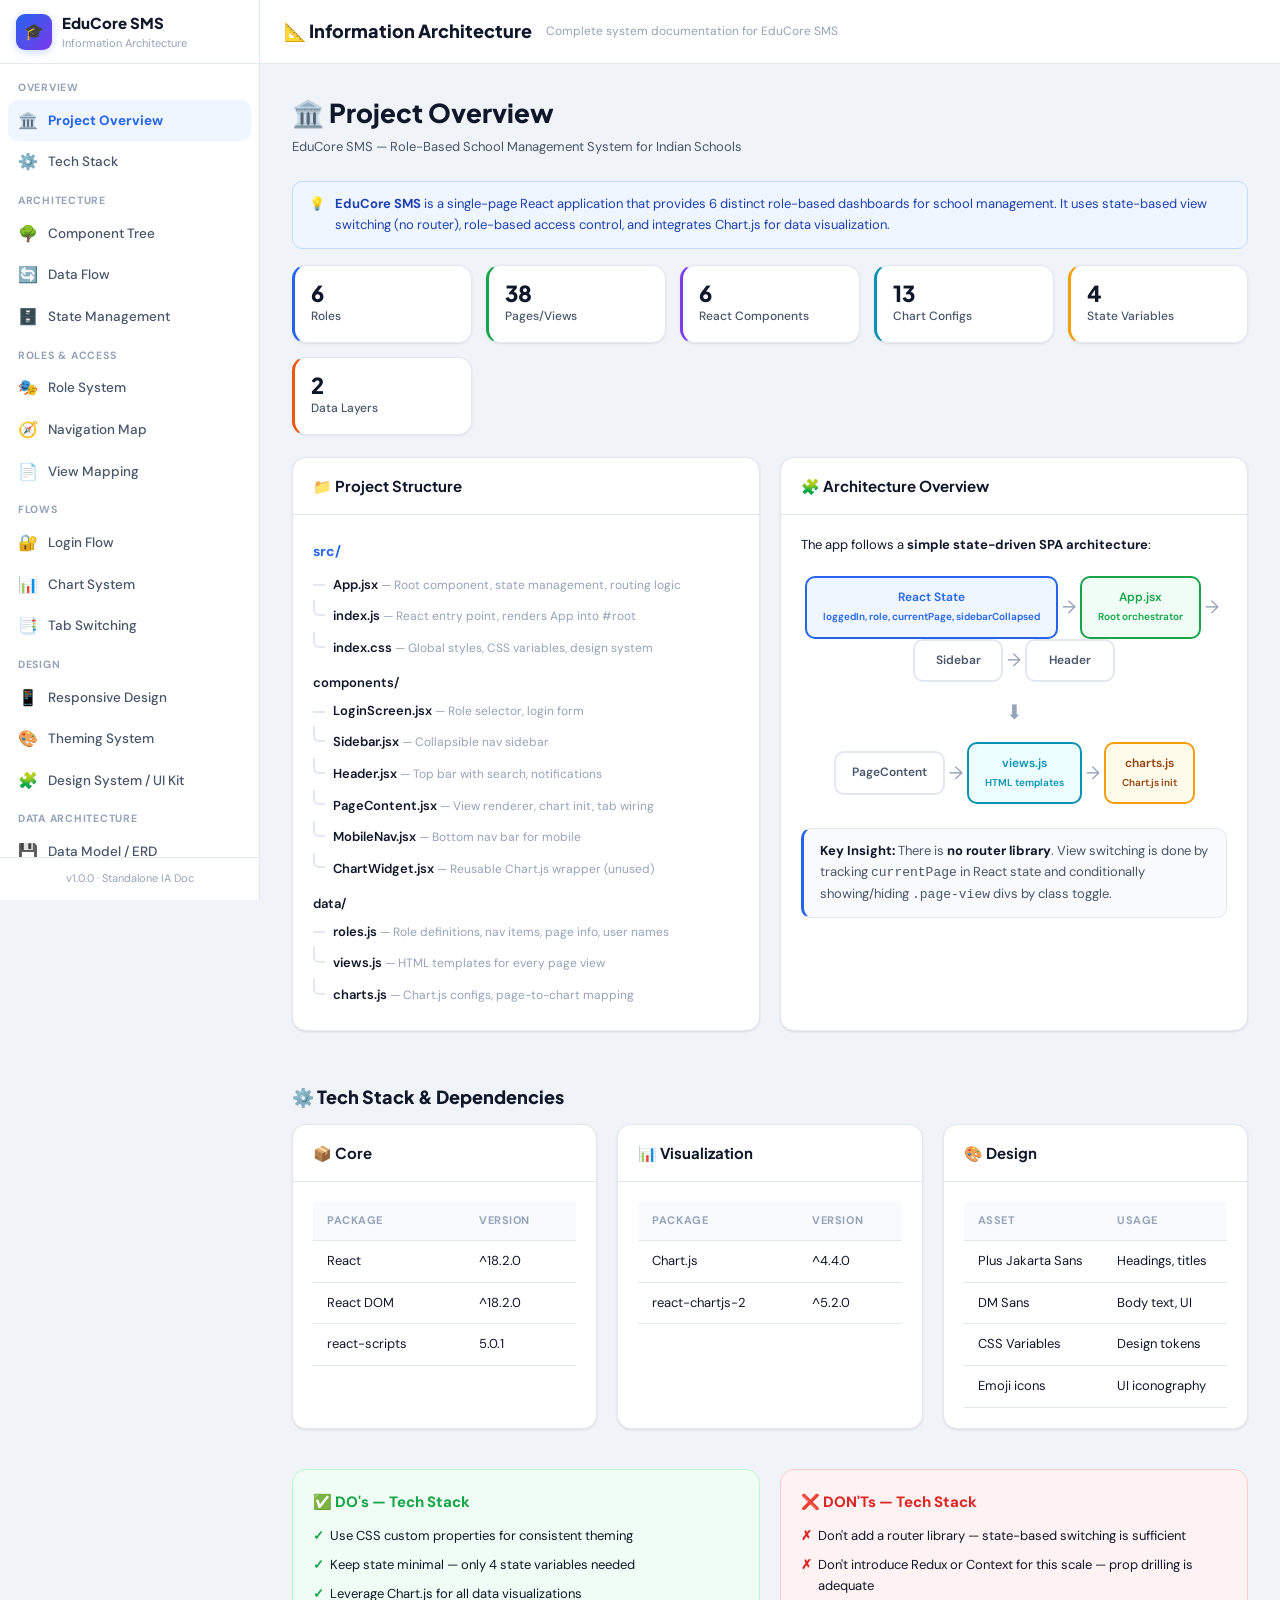
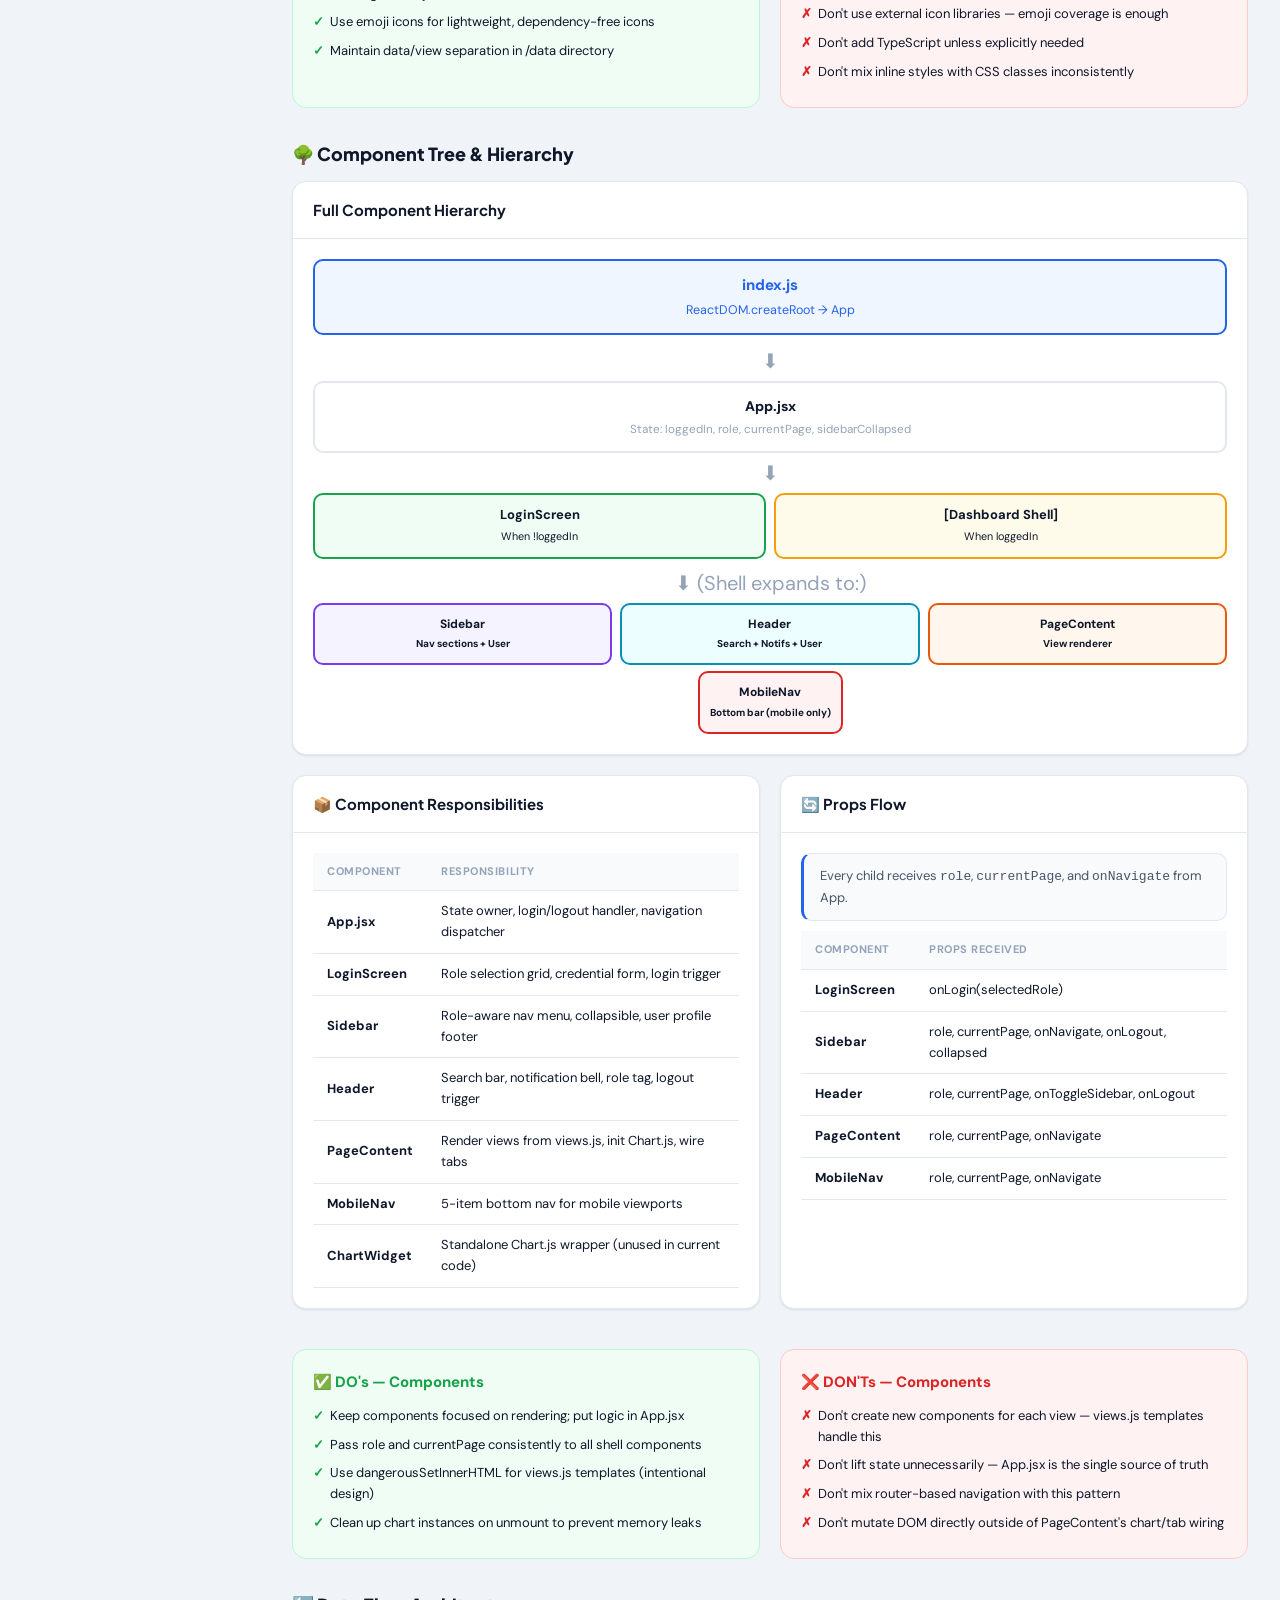
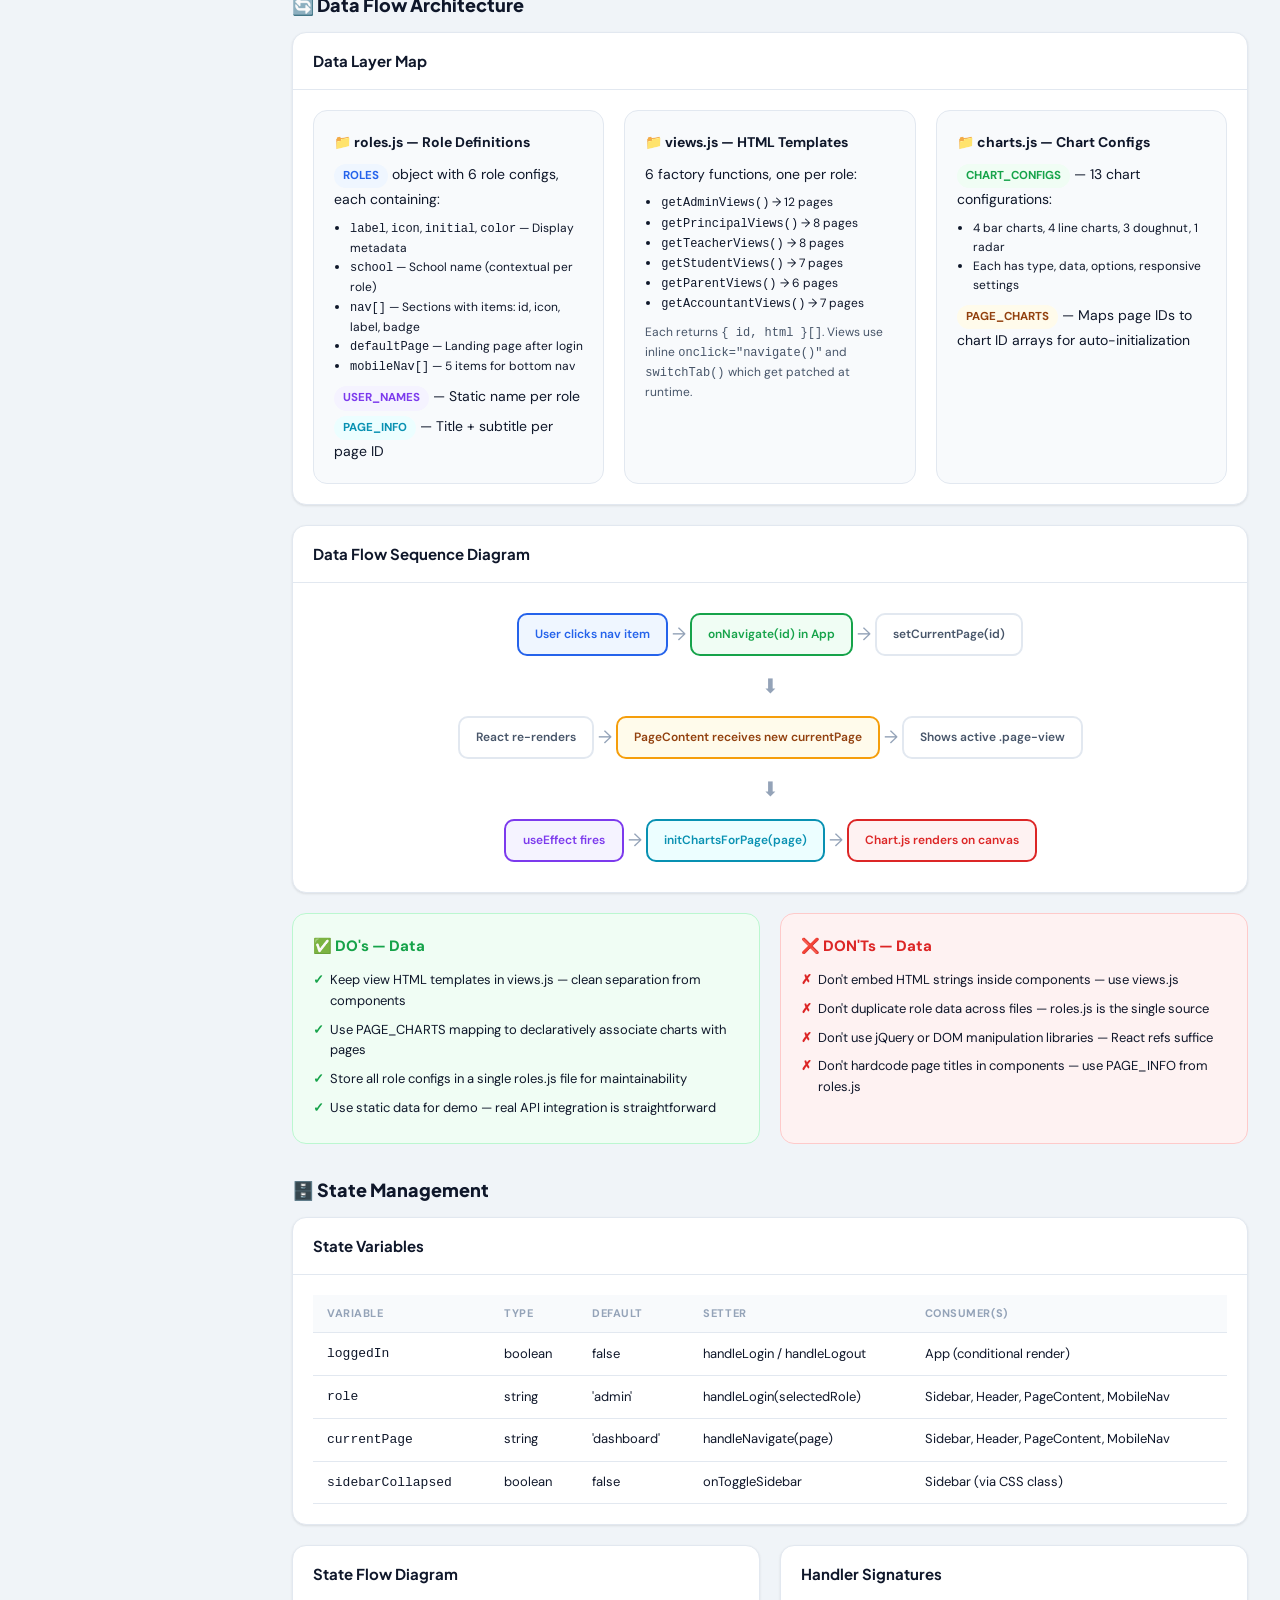
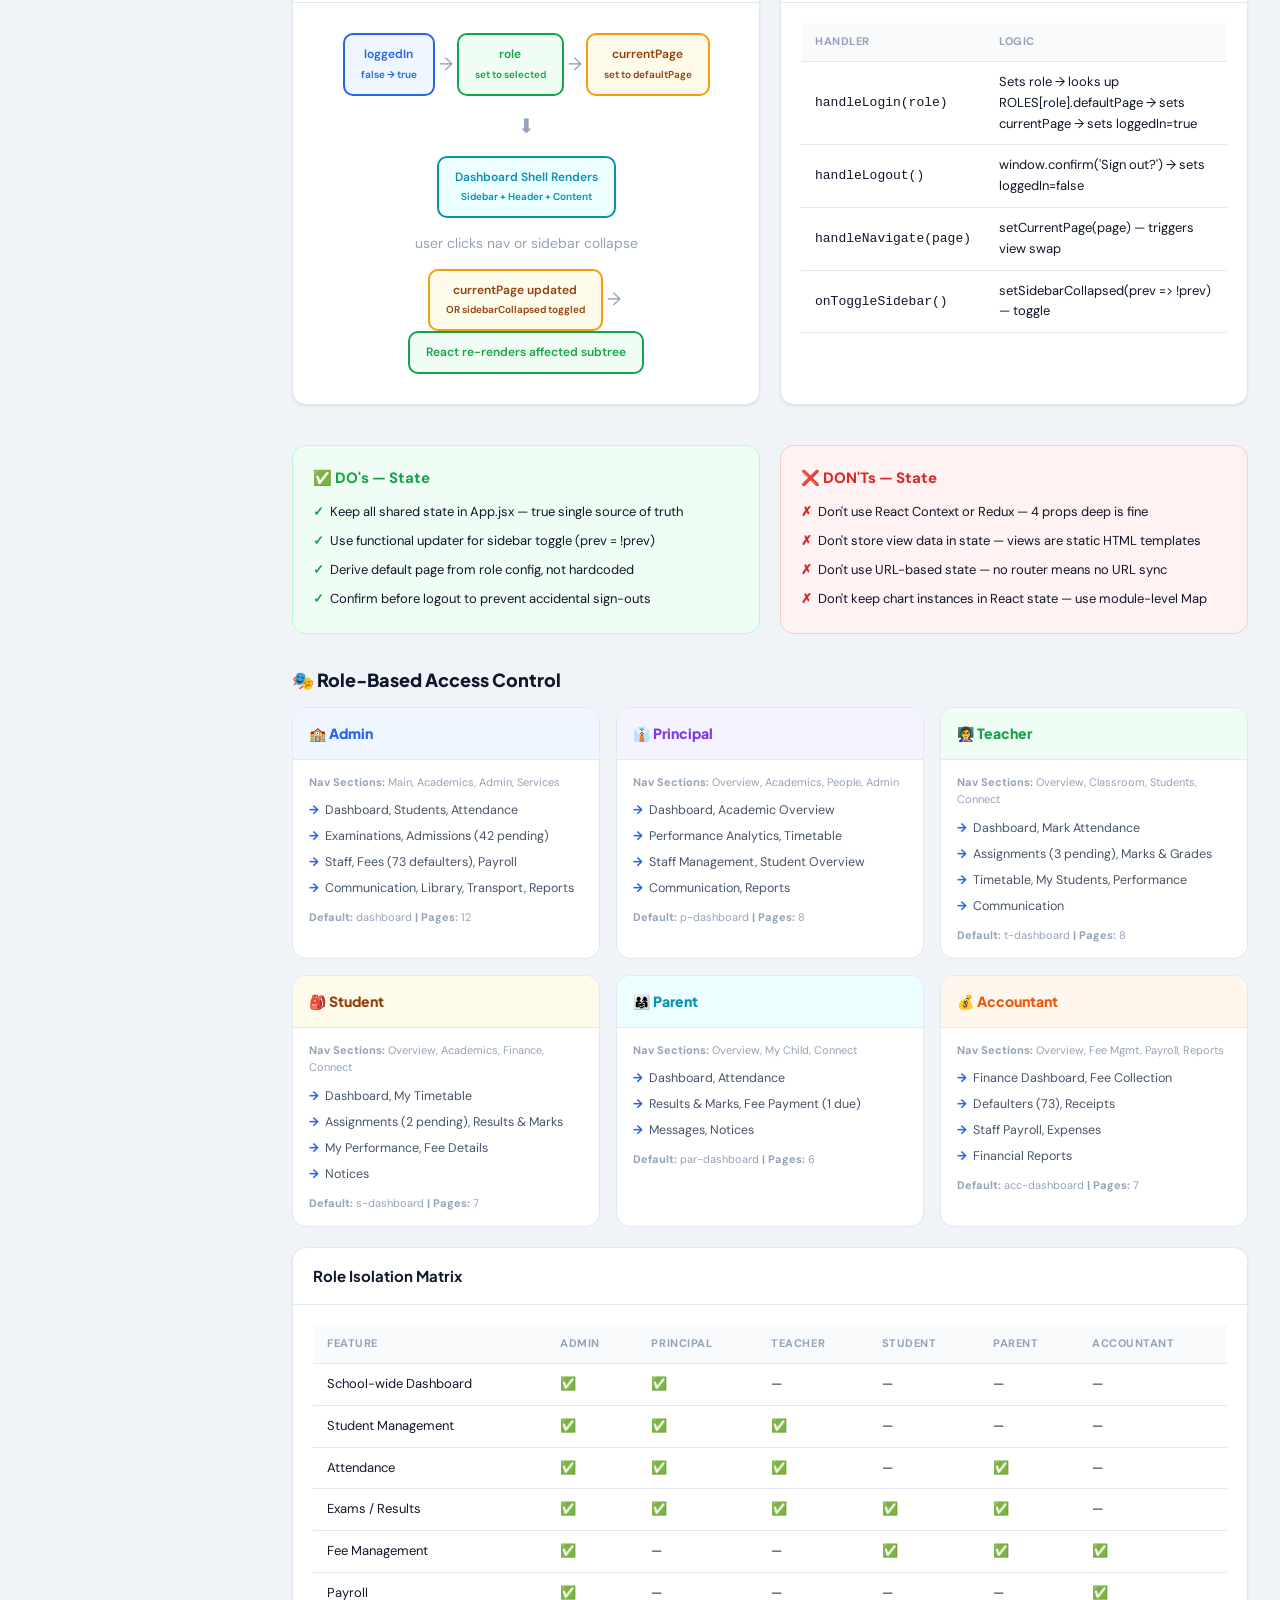
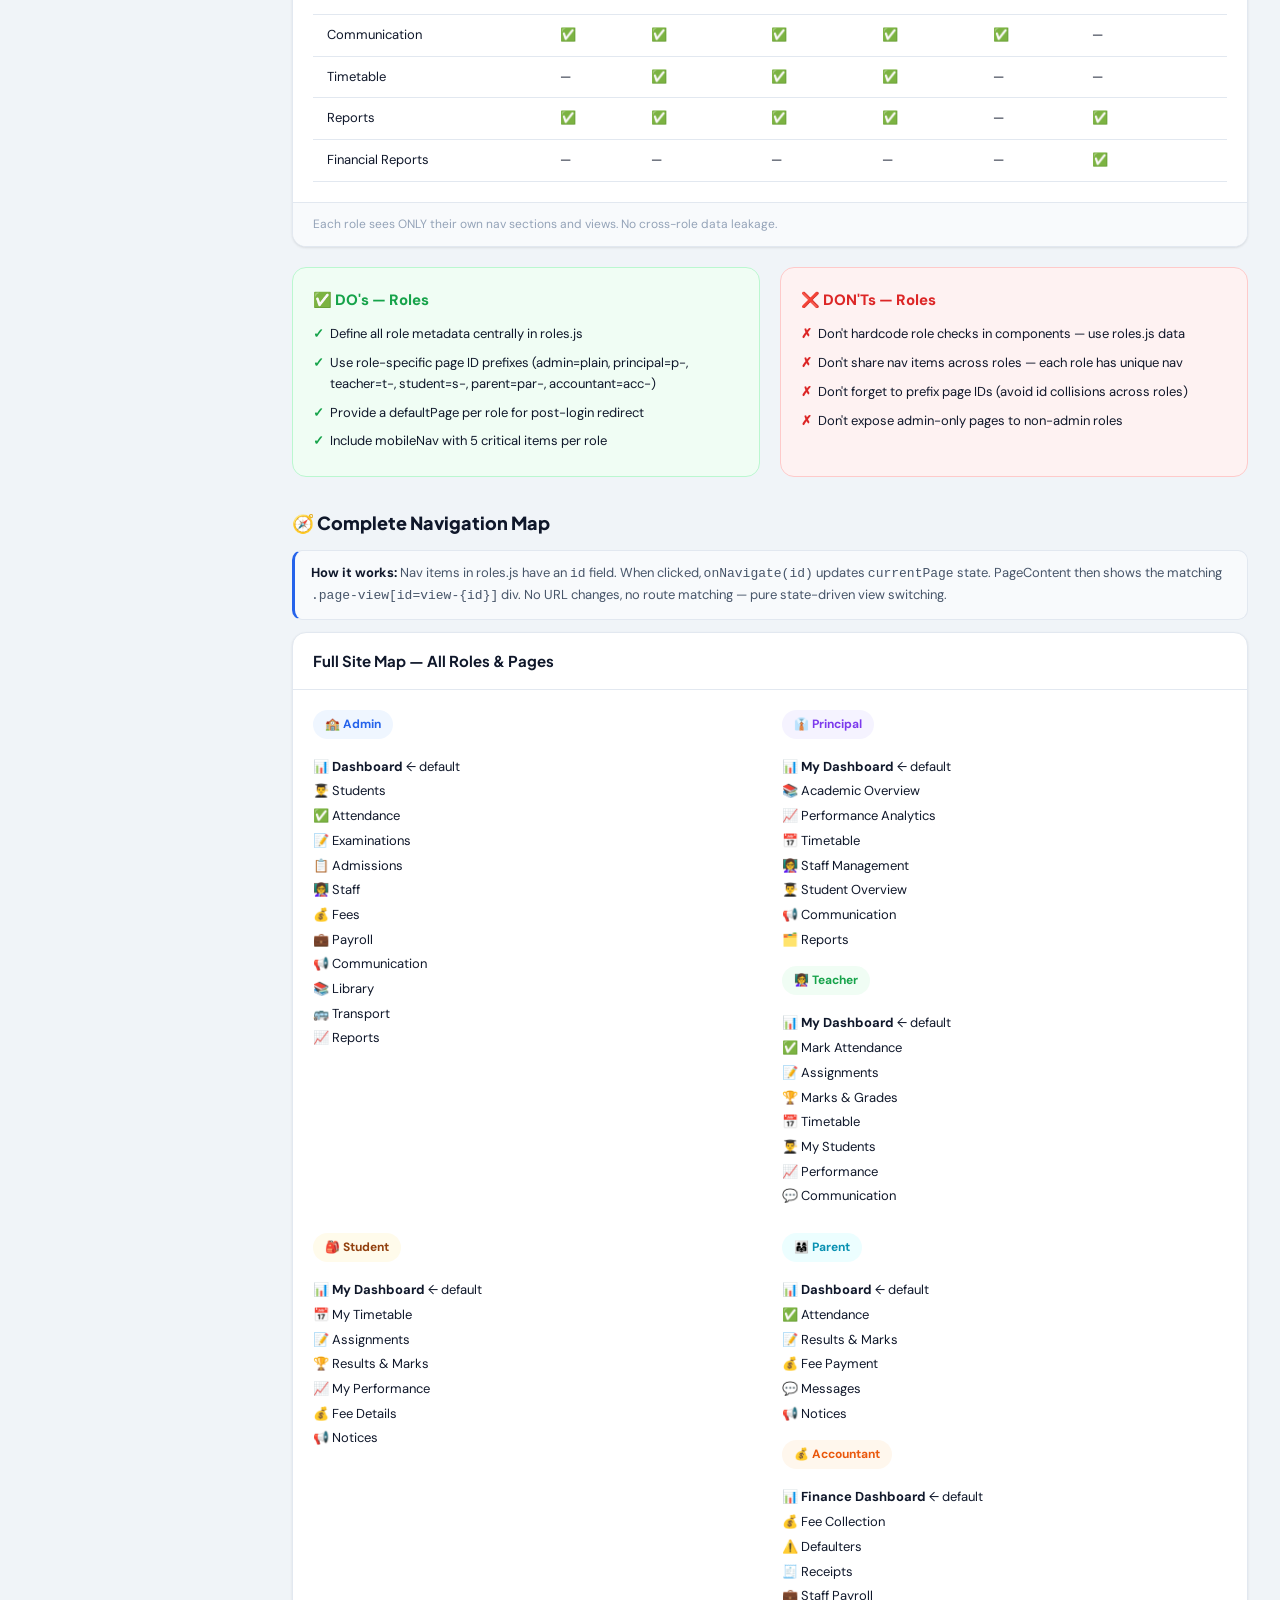
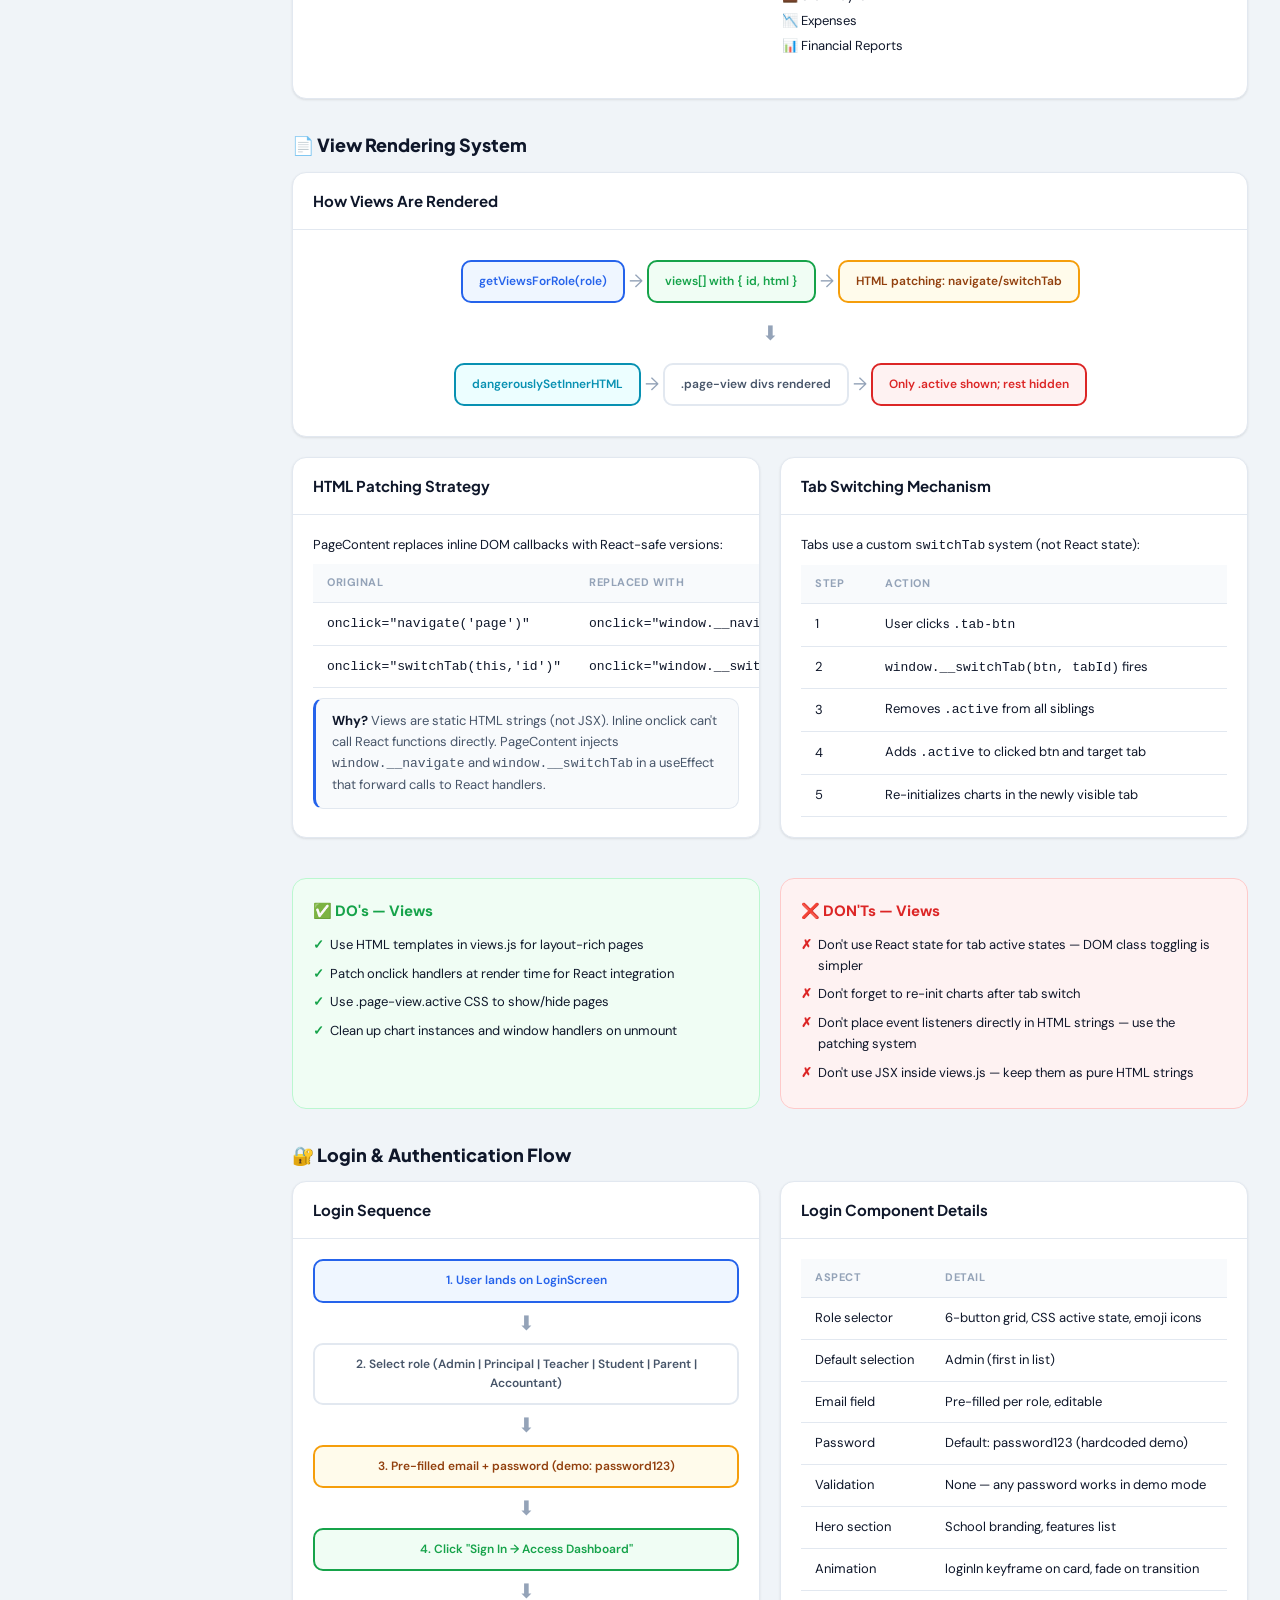
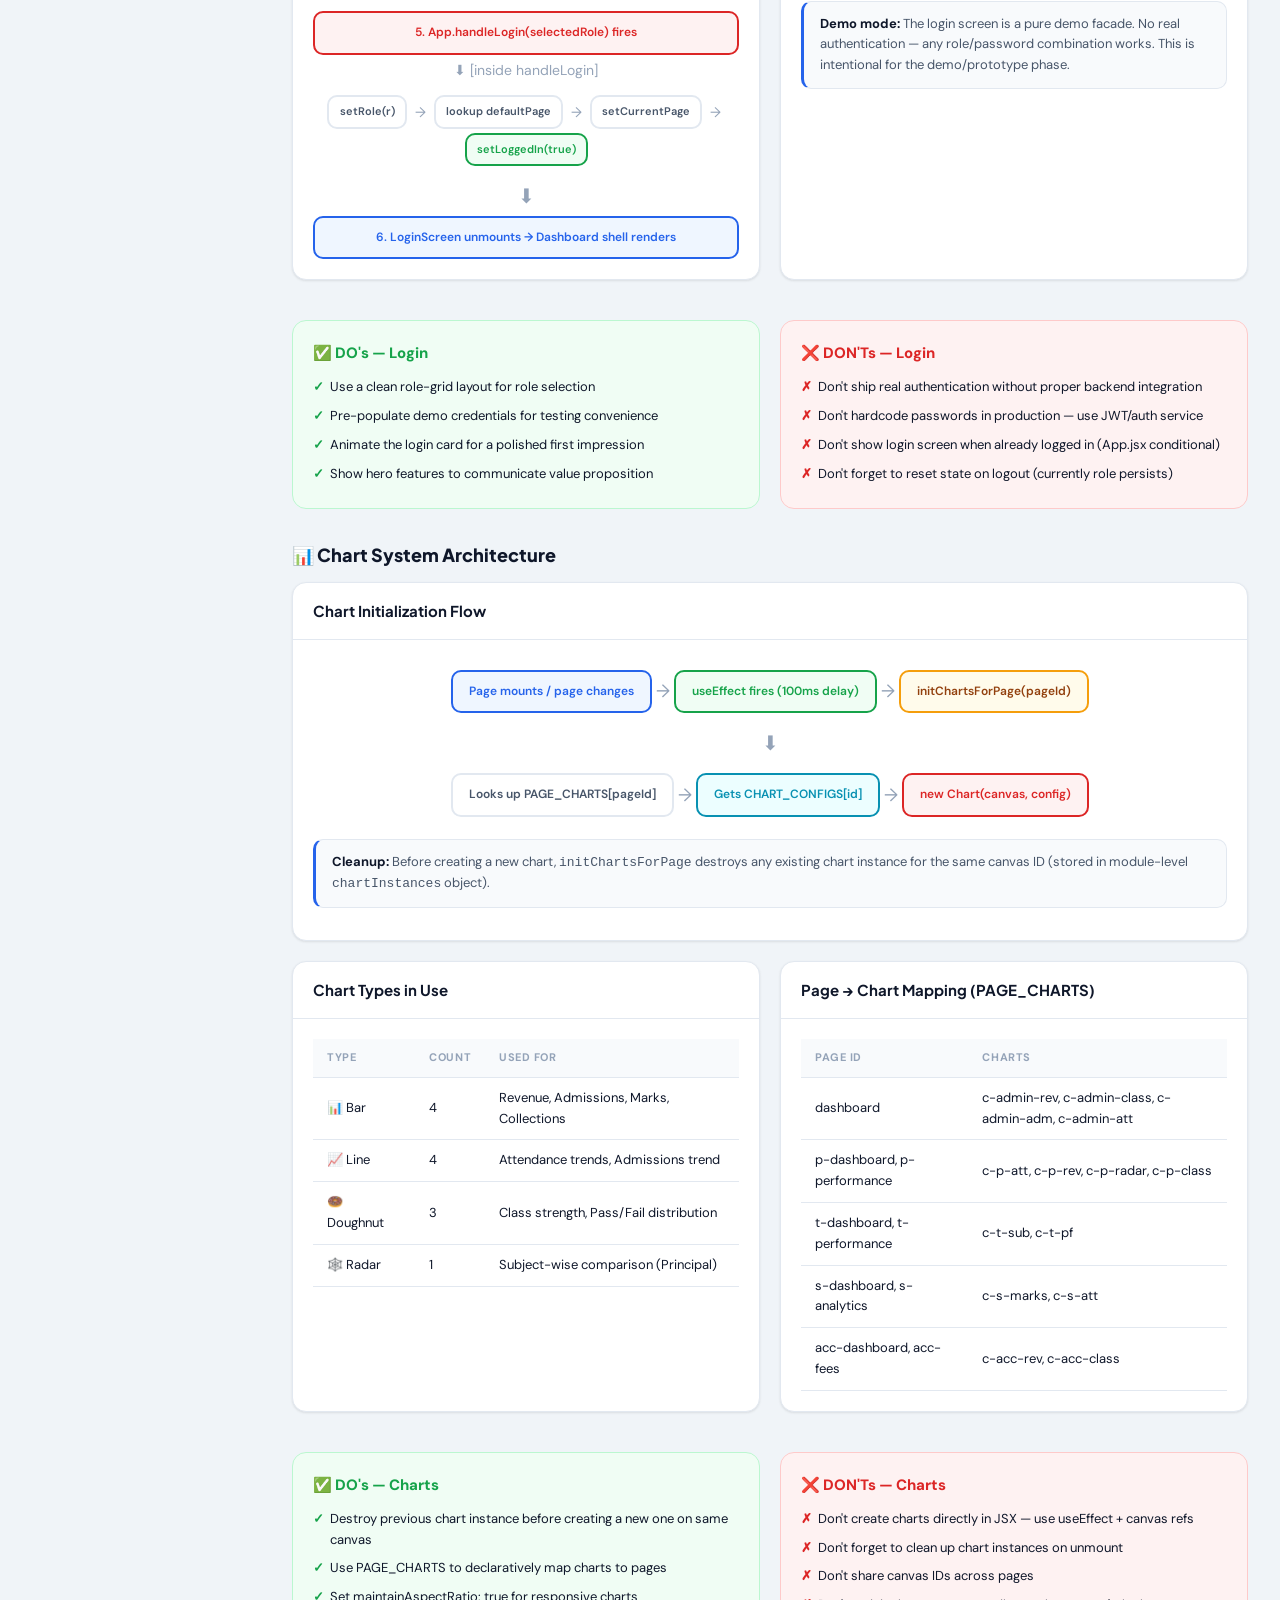
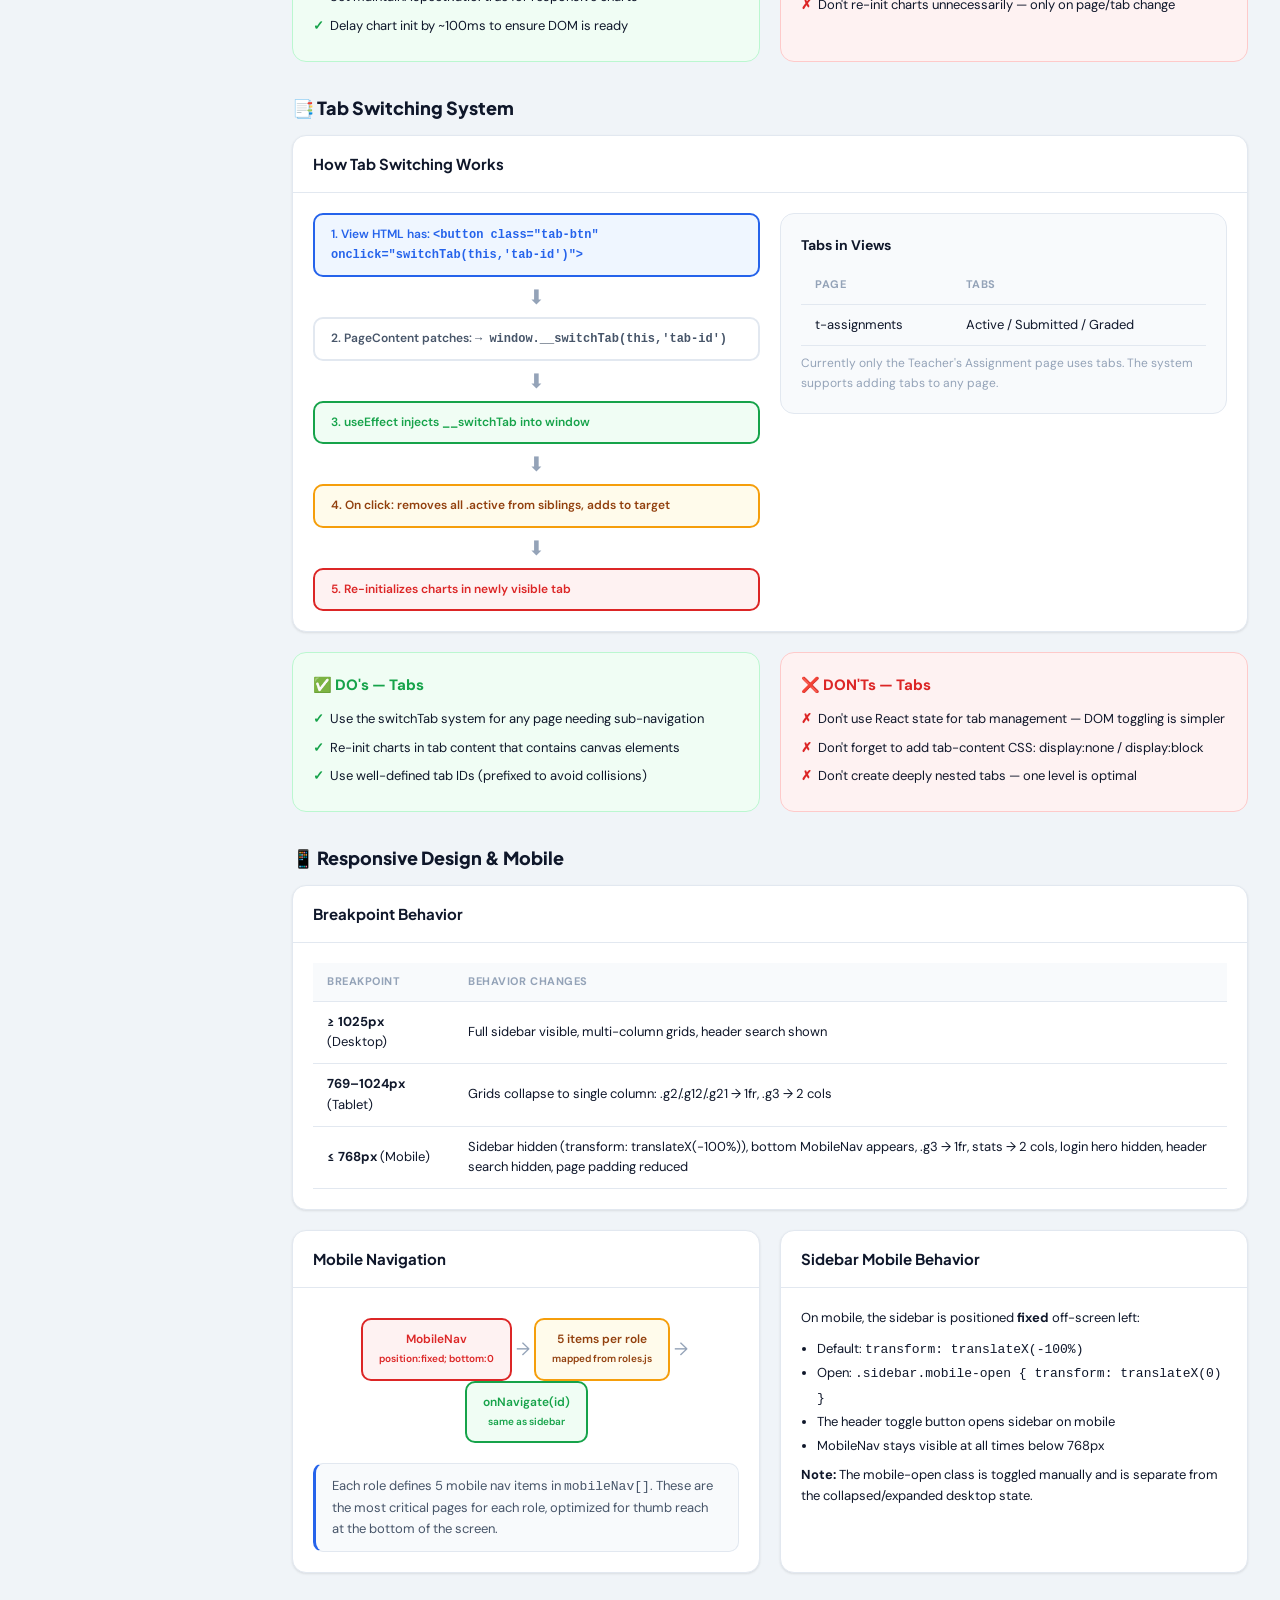
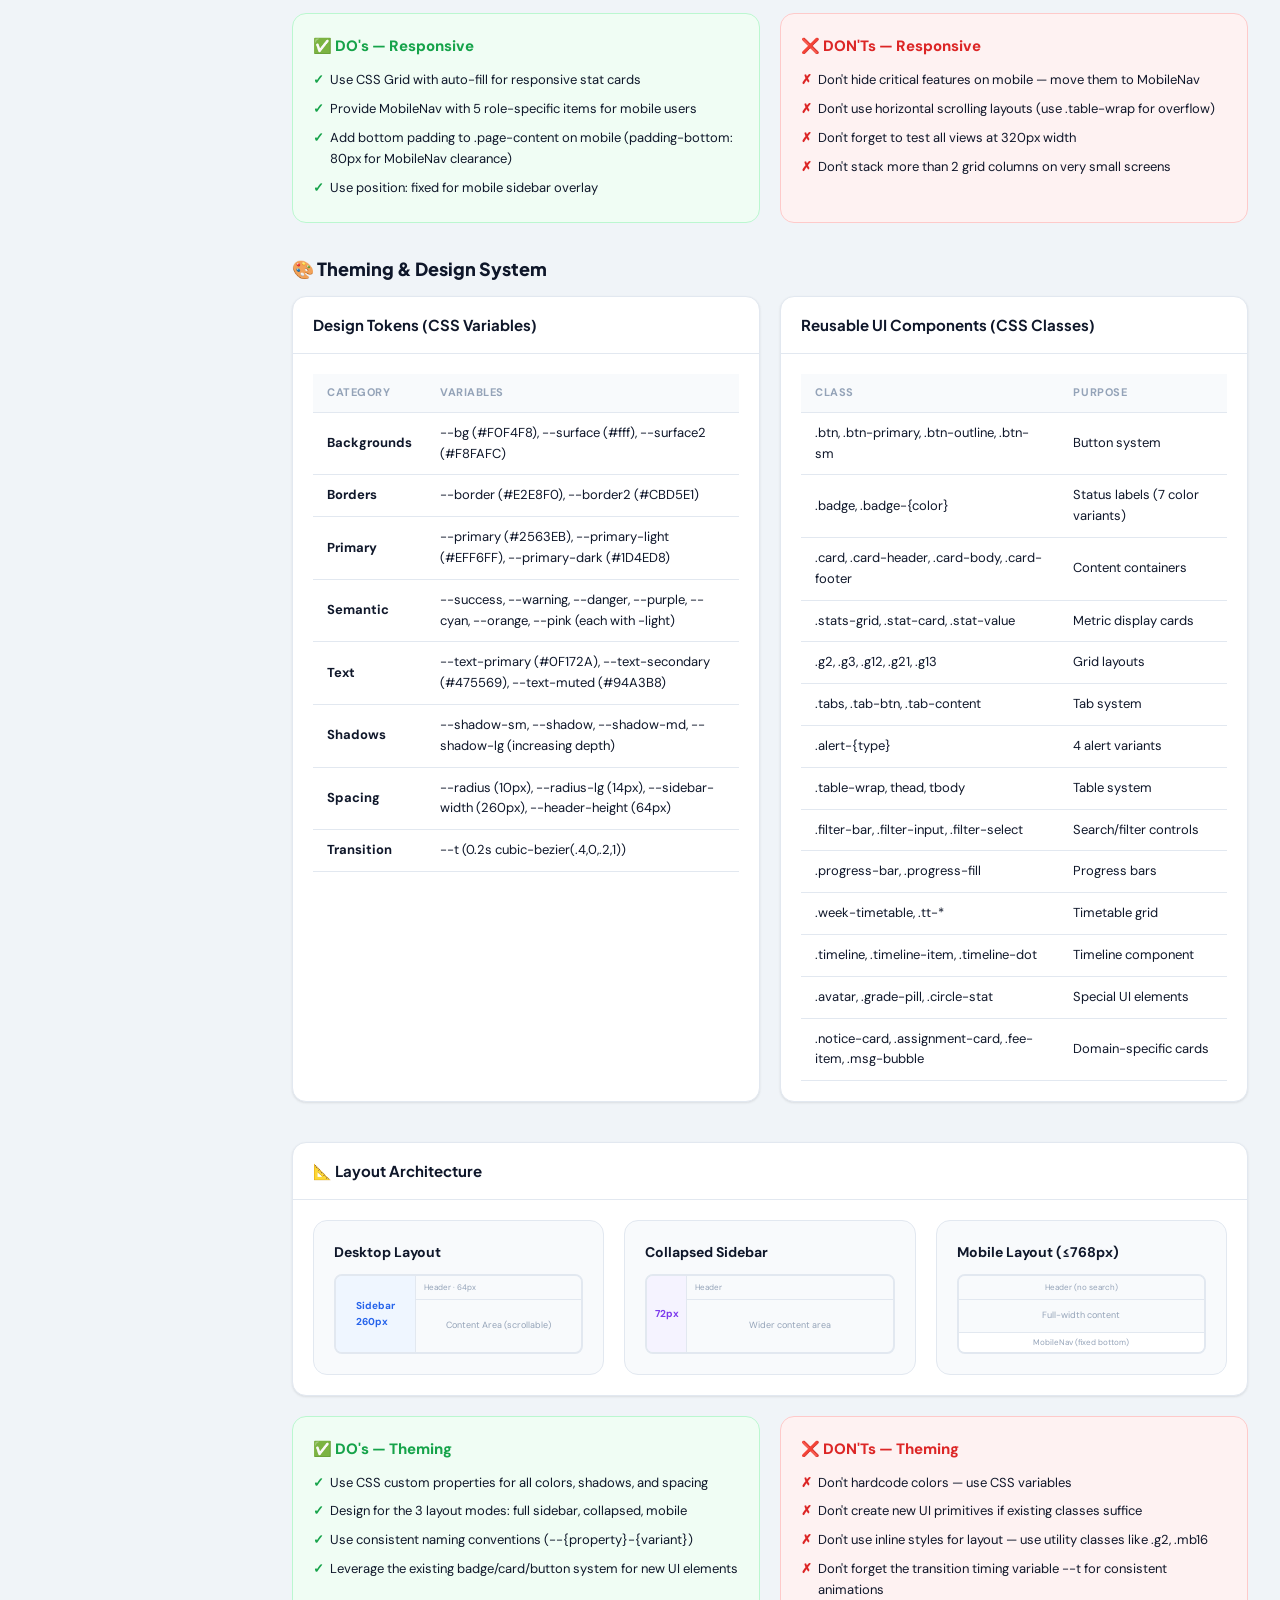
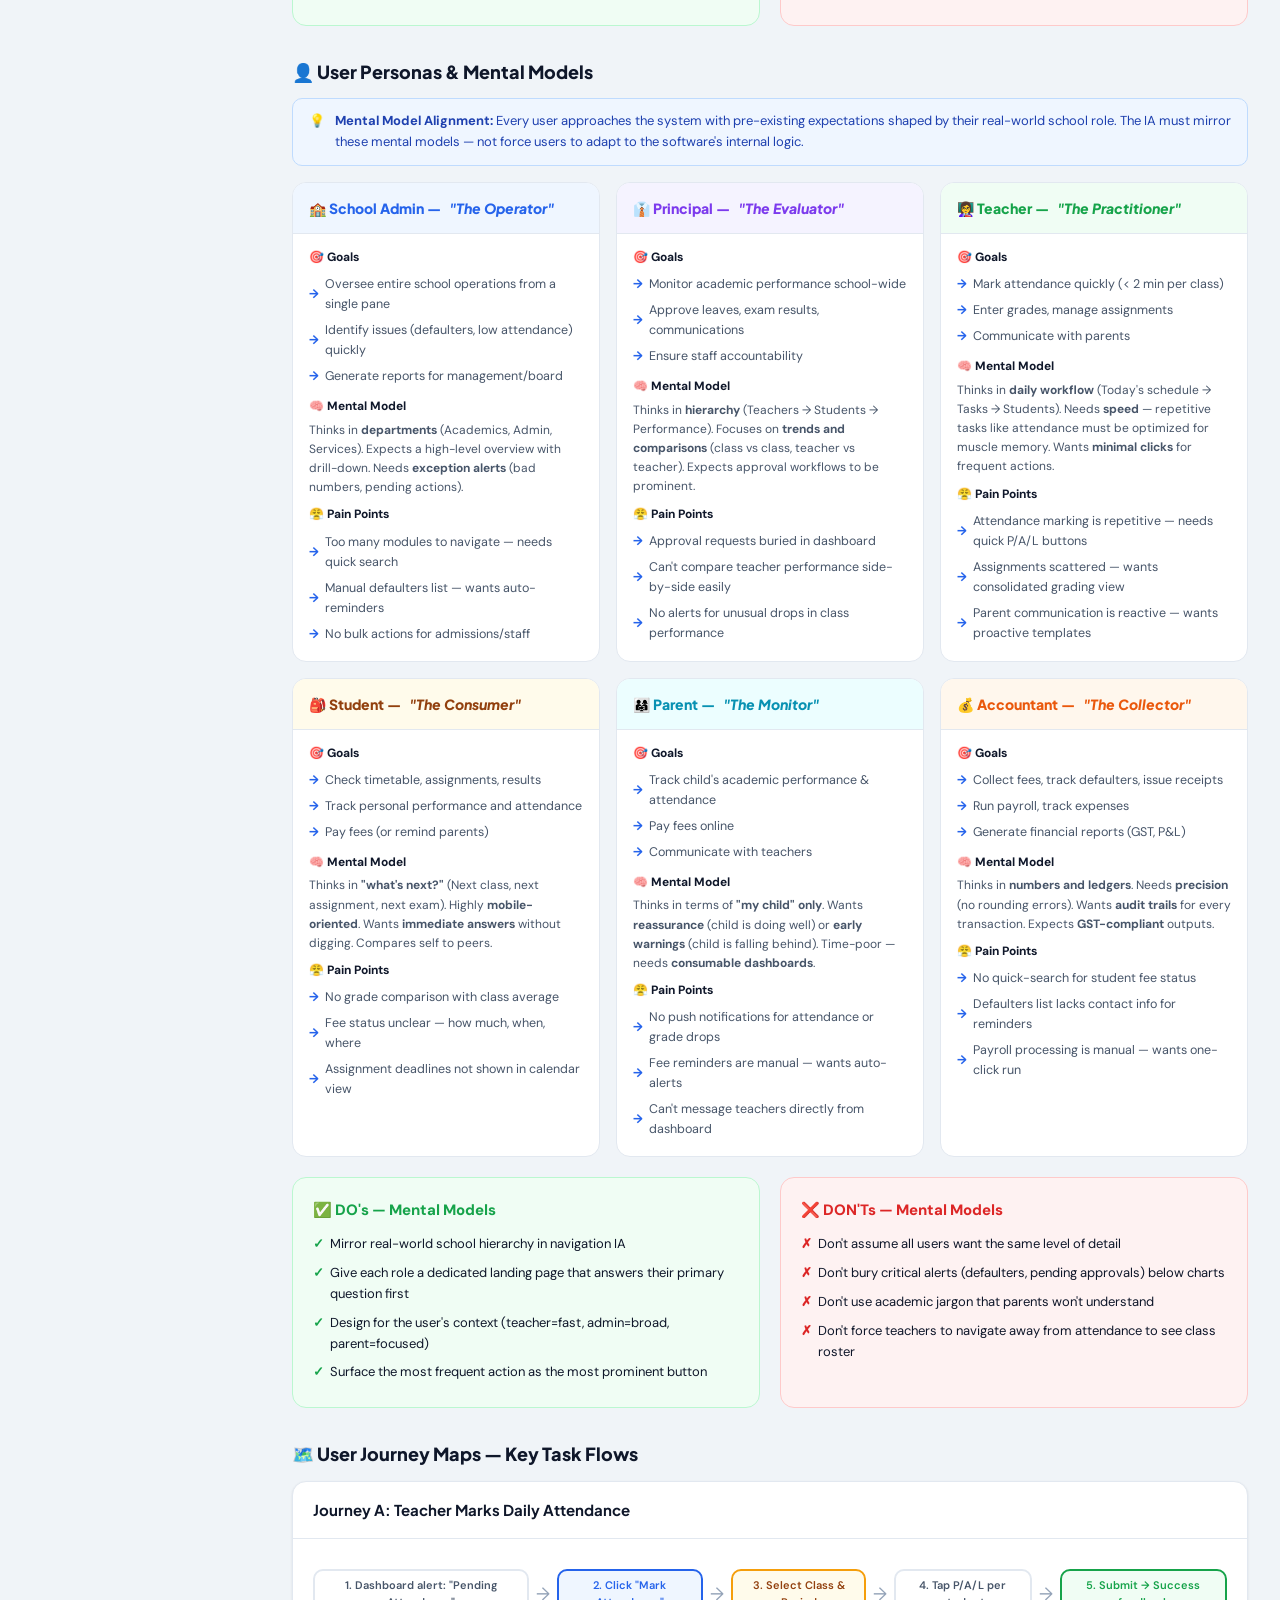
<file: educore_sms.html>
<!DOCTYPE html>
<html lang="en">
<head>
  <meta charset="utf-8" />
  <meta name="viewport" content="width=device-width, initial-scale=1" />
  <title>EduCore SMS — Information Architecture</title>
  <link href="https://fonts.googleapis.com/css2?family=Plus+Jakarta+Sans:wght@400;500;600;700;800&family=DM+Sans:ital,wght@0,400;0,500;0,600;1,400&display=swap" rel="stylesheet">
<style>
:root {
  --bg: #F0F4F8;
  --surface: #fff;
  --surface2: #F8FAFC;
  --border: #E2E8F0;
  --border2: #CBD5E1;
  --primary: #2563EB;
  --primary-light: #EFF6FF;
  --primary-dark: #1D4ED8;
  --success: #16A34A;
  --success-light: #F0FDF4;
  --warning: #F59E0B;
  --warning-light: #FFFBEB;
  --danger: #DC2626;
  --danger-light: #FEF2F2;
  --purple: #7C3AED;
  --purple-light: #F5F3FF;
  --cyan: #0891B2;
  --cyan-light: #ECFEFF;
  --orange: #EA580C;
  --orange-light: #FFF7ED;
  --pink: #DB2777;
  --pink-light: #FDF2F8;
  --text-primary: #0F172A;
  --text-secondary: #475569;
  --text-muted: #94A3B8;
  --shadow-sm: 0 1px 3px rgba(0,0,0,.06), 0 1px 2px rgba(0,0,0,.04);
  --shadow: 0 4px 6px -1px rgba(0,0,0,.07), 0 2px 4px -1px rgba(0,0,0,.04);
  --shadow-md: 0 10px 15px -3px rgba(0,0,0,.08), 0 4px 6px -2px rgba(0,0,0,.04);
  --shadow-lg: 0 20px 25px -5px rgba(0,0,0,.08), 0 10px 10px -5px rgba(0,0,0,.03);
  --radius: 10px;
  --radius-lg: 14px;
  --sidebar-width: 260px;
  --header-height: 64px;
  --t: .2s cubic-bezier(.4, 0, .2, 1);
}

*, *::before, *::after { box-sizing: border-box; margin: 0; padding: 0; }

body {
  font-family: 'DM Sans', sans-serif;
  background: var(--bg);
  color: var(--text-primary);
  font-size: 14px;
  line-height: 1.6;
  -webkit-font-smoothing: antialiased;
}

/* ── LAYOUT ── */
.app { display: flex; min-height: 100vh; }
.sidebar {
  width: var(--sidebar-width); background: var(--surface); border-right: 1px solid var(--border);
  display: flex; flex-direction: column; height: 100vh; overflow: hidden; flex-shrink: 0;
  position: sticky; top: 0;
}
.sidebar-header {
  height: var(--header-height); display: flex; align-items: center; padding: 0 16px; gap: 10px;
  border-bottom: 1px solid var(--border); flex-shrink: 0;
}
.sidebar-logo-icon {
  width: 36px; height: 36px; min-width: 36px;
  background: linear-gradient(135deg, var(--primary), #7C3AED);
  border-radius: 9px; display: flex; align-items: center; justify-content: center; font-size: 16px;
  box-shadow: 0 2px 8px rgba(37,99,235,.25);
}
.sidebar-logo-text { font-family: 'Plus Jakarta Sans', sans-serif; font-size: 15px; font-weight: 800; }
.sidebar-school { font-size: 11px; color: var(--text-muted); }
.sidebar-nav { flex: 1; overflow-y: auto; padding: 10px 8px; }
.nav-section { margin-bottom: 4px; }
.nav-section-title {
  font-size: 10.5px; font-weight: 700; color: var(--text-muted); text-transform: uppercase;
  letter-spacing: .07em; padding: 6px 10px 3px;
}
.nav-item {
  display: flex; align-items: center; gap: 10px; padding: 8px 10px; border-radius: var(--radius);
  cursor: pointer; transition: var(--t); color: var(--text-secondary); font-weight: 500;
  font-size: 13.5px; text-decoration: none;
}
.nav-item:hover { background: var(--surface2); color: var(--text-primary); }
.nav-item.active { background: var(--primary-light); color: var(--primary); font-weight: 700; }
.nav-icon { font-size: 16px; min-width: 20px; text-align: center; }
.main-wrapper { flex: 1; display: flex; flex-direction: column; overflow: hidden; min-width: 0; }

/* ── HEADER ── */
.header {
  height: var(--header-height); background: var(--surface); border-bottom: 1px solid var(--border);
  display: flex; align-items: center; padding: 0 24px; gap: 14px; flex-shrink: 0;
  position: sticky; top: 0; z-index: 50;
}
.header-page-title { font-family: 'Plus Jakarta Sans', sans-serif; font-size: 18px; font-weight: 800; }
.header-page-sub { font-size: 12px; color: var(--text-muted); }

/* ── CONTENT ── */
.content { flex: 1; overflow-y: auto; padding: 28px 32px; }

/* ── CARDS ── */
.card {
  background: var(--surface); border-radius: var(--radius-lg); border: 1px solid var(--border);
  box-shadow: var(--shadow-sm); overflow: hidden; margin-bottom: 20px;
}
.card-header {
  padding: 16px 20px; border-bottom: 1px solid var(--border);
  display: flex; align-items: center; justify-content: space-between; gap: 10px; flex-wrap: wrap;
}
.card-title { font-family: 'Plus Jakarta Sans', sans-serif; font-size: 15px; font-weight: 700; }
.card-body { padding: 20px; }
.card-footer { padding: 12px 20px; background: var(--surface2); border-top: 1px solid var(--border); font-size: 12px; color: var(--text-muted); }

/* ── BADGES ── */
.badge {
  display: inline-flex; align-items: center; gap: 4px; padding: 3px 9px;
  border-radius: 20px; font-size: 11.5px; font-weight: 700;
}
.badge-success { background: var(--success-light); color: var(--success); }
.badge-warning { background: var(--warning-light); color: #92400E; }
.badge-danger { background: var(--danger-light); color: var(--danger); }
.badge-primary { background: var(--primary-light); color: var(--primary); }
.badge-purple { background: var(--purple-light); color: var(--purple); }
.badge-cyan { background: var(--cyan-light); color: var(--cyan); }
.badge-orange { background: var(--orange-light); color: var(--orange); }

/* ── BUTTONS ── */
.btn {
  padding: 8px 14px; border-radius: var(--radius); font-size: 13px; font-weight: 700;
  cursor: pointer; border: none; transition: var(--t); font-family: 'DM Sans', sans-serif;
  display: inline-flex; align-items: center; gap: 6px; white-space: nowrap;
}
.btn-primary { background: var(--primary); color: white; }
.btn-primary:hover { background: var(--primary-dark); transform: translateY(-1px); }
.btn-outline { background: transparent; color: var(--text-secondary); border: 1.5px solid var(--border); }
.btn-outline:hover { border-color: var(--primary); color: var(--primary); background: var(--primary-light); }
.btn-sm { padding: 5px 10px; font-size: 11.5px; }

/* ── PAGE HEADER ── */
.page-header {
  display: flex; align-items: flex-start; justify-content: space-between; margin-bottom: 24px; gap: 14px; flex-wrap: wrap;
}
.page-title { font-family: 'Plus Jakarta Sans', sans-serif; font-size: 26px; font-weight: 800; }
.page-sub { font-size: 13px; color: var(--text-secondary); margin-top: 3px; }

/* ── GRID ── */
.g2 { display: grid; grid-template-columns: 1fr 1fr; gap: 20px; margin-bottom: 20px; }
.g3 { display: grid; grid-template-columns: repeat(3, 1fr); gap: 20px; margin-bottom: 20px; }
.g21 { display: grid; grid-template-columns: 2fr 1fr; gap: 20px; margin-bottom: 20px; }
.mb16 { margin-bottom: 16px; }

/* ── FLOW DIAGRAM ── */
.flow-diagram {
  display: flex; align-items: center; justify-content: center; gap: 0;
  flex-wrap: wrap; padding: 10px 0;
}
.flow-node {
  background: var(--surface); border: 2px solid var(--border); border-radius: var(--radius);
  padding: 10px 16px; font-size: 12px; font-weight: 600; text-align: center;
  color: var(--text-secondary); transition: var(--t); min-width: 90px;
}
.flow-node.primary { border-color: var(--primary); background: var(--primary-light); color: var(--primary); }
.flow-node.success { border-color: var(--success); background: var(--success-light); color: var(--success); }
.flow-node.warning { border-color: var(--warning); background: var(--warning-light); color: #92400E; }
.flow-node.danger { border-color: var(--danger); background: var(--danger-light); color: var(--danger); }
.flow-node.purple { border-color: var(--purple); background: var(--purple-light); color: var(--purple); }
.flow-node.cyan { border-color: var(--cyan); background: var(--cyan-light); color: var(--cyan); }
.flow-arrow {
  font-size: 18px; color: var(--text-muted); padding: 0 4px; flex-shrink: 0;
}
.flow-arrow-down { display: block; text-align: center; color: var(--text-muted); font-size: 20px; padding: 2px 0; }

/* ── VERTICAL FLOW ── */
.flow-v {
  display: flex; flex-direction: column; align-items: center; gap: 2px;
}

/* ── TREE ── */
.tree { padding-left: 0; list-style: none; }
.tree li { position: relative; padding: 4px 0 4px 20px; font-size: 13px; }
.tree li::before {
  content: ''; position: absolute; left: 0; top: 0; bottom: 50%;
  width: 12px; border-left: 2px solid var(--border); border-bottom: 2px solid var(--border);
  border-radius: 0 0 0 6px;
}
.tree li:last-child::before { bottom: auto; height: 50%; }
.tree > li:first-child::before { top: 50%; }
.tree-root { font-weight: 700; color: var(--primary); padding: 4px 0; font-size: 14px; }
.tree-label { font-weight: 600; color: var(--text-primary); }
.tree-desc { color: var(--text-muted); font-size: 12px; }

/* ── TABLE ── */
.table-wrap { overflow-x: auto; }
table { width: 100%; border-collapse: collapse; }
thead th {
  padding: 10px 14px; text-align: left; font-size: 11px; font-weight: 700; color: var(--text-muted);
  text-transform: uppercase; letter-spacing: .05em; background: var(--surface2);
  border-bottom: 1px solid var(--border); white-space: nowrap;
}
tbody td { padding: 10px 14px; font-size: 13px; border-bottom: 1px solid var(--border); }
tbody tr:hover td { background: var(--surface2); }

/* ── ALERT ── */
.alert {
  padding: 12px 16px; border-radius: var(--radius); display: flex; align-items: flex-start;
  gap: 10px; border: 1px solid; margin-bottom: 16px; font-size: 13px;
}
.alert-info { background: var(--primary-light); border-color: #BFDBFE; color: #1E40AF; }
.alert-warning { background: var(--warning-light); border-color: #FDE68A; color: #92400E; }
.alert-success { background: var(--success-light); border-color: #BBF7D0; color: #166534; }
.alert-danger { background: var(--danger-light); border-color: #FECACA; color: #991B1B; }

/* ── STATS ── */
.stats-grid { display: grid; grid-template-columns: repeat(auto-fill, minmax(180px, 1fr)); gap: 14px; margin-bottom: 22px; }
.stat-card {
  background: var(--surface); border-radius: var(--radius-lg); padding: 16px;
  border: 1px solid var(--border); box-shadow: var(--shadow-sm); transition: var(--t); position: relative; overflow: hidden;
}
.stat-card:hover { box-shadow: var(--shadow-md); transform: translateY(-2px); }
.stat-value { font-family: 'Plus Jakarta Sans', sans-serif; font-size: 22px; font-weight: 800; line-height: 1; }
.stat-label { font-size: 12px; color: var(--text-secondary); margin-top: 3px; font-weight: 500; }

/* ── ROLE PILLS ── */
.role-pills { display: flex; gap: 6px; flex-wrap: wrap; margin-bottom: 16px; }
.role-pill {
  padding: 5px 12px; border-radius: 20px; font-size: 12px; font-weight: 700;
  display: inline-flex; align-items: center; gap: 5px;
}

/* ── DO / DONT ── */
.do-dont { display: grid; grid-template-columns: 1fr 1fr; gap: 20px; margin: 16px 0; }
.do-box, .dont-box {
  border-radius: var(--radius-lg); padding: 20px; border: 1px solid;
}
.do-box { background: var(--success-light); border-color: #BBF7D0; }
.do-box .box-title { color: var(--success); font-weight: 800; font-size: 15px; margin-bottom: 8px; }
.do-box ul, .dont-box ul { list-style: none; padding: 0; }
.do-box li, .dont-box li { padding: 4px 0; font-size: 13px; display: flex; gap: 6px; align-items: flex-start; }
.do-box li::before { content: '✓'; color: var(--success); font-weight: 700; flex-shrink: 0; }
.dont-box { background: var(--danger-light); border-color: #FECACA; }
.dont-box .box-title { color: var(--danger); font-weight: 800; font-size: 15px; margin-bottom: 8px; }
.dont-box li::before { content: '✗'; color: var(--danger); font-weight: 700; flex-shrink: 0; }

/* ── NOTE ── */
.note {
  background: var(--surface2); border: 1px solid var(--border); border-radius: var(--radius);
  padding: 12px 16px; margin: 12px 0; font-size: 13px; color: var(--text-secondary);
  border-left: 3px solid var(--primary);
}
.note strong { color: var(--text-primary); }

/* ── SECTION ── */
.section { margin-bottom: 32px; }
.section-title {
  font-family: 'Plus Jakarta Sans', sans-serif; font-size: 18px; font-weight: 800;
  color: var(--text-primary); margin-bottom: 12px; display: flex; align-items: center; gap: 8px;
}
.section-title .badge { font-size: 10px; }

/* ── ROLE CARD ── */
.role-grid { display: grid; grid-template-columns: repeat(auto-fill, minmax(280px, 1fr)); gap: 16px; margin-bottom: 20px; }
.role-card {
  background: var(--surface); border-radius: var(--radius-lg); border: 1px solid var(--border);
  overflow: hidden; transition: var(--t);
}
.role-card:hover { box-shadow: var(--shadow-md); transform: translateY(-2px); }
.role-card-header {
  padding: 14px 16px; font-family: 'Plus Jakarta Sans', sans-serif; font-weight: 800; font-size: 14px;
  display: flex; align-items: center; gap: 8px; border-bottom: 1px solid var(--border);
}
.role-card-body { padding: 14px 16px; }
.role-card-body ul { list-style: none; padding: 0; }
.role-card-body li { font-size: 12.5px; padding: 3px 0; color: var(--text-secondary); display: flex; gap: 6px; align-items: center; }
.role-card-body li::before { content: '→'; color: var(--primary); font-weight: 700; }

/* ── MAP BOX ── */
.map-box {
  background: var(--surface2); border: 1px solid var(--border); border-radius: var(--radius-lg);
  padding: 20px; margin-bottom: 20px;
}
.map-box-title { font-weight: 700; font-size: 14px; margin-bottom: 10px; color: var(--text-primary); }

/* ── RESPONSIVE ── */
@media (max-width: 1024px) {
  .g2, .g21 { grid-template-columns: 1fr; }
  .do-dont { grid-template-columns: 1fr; }
  .sidebar { display: none; }
  .content { padding: 20px 16px; }
}
@media (max-width: 768px) {
  .role-grid { grid-template-columns: 1fr; }
  .page-title { font-size: 20px; }
  .stats-grid { grid-template-columns: 1fr 1fr; }
}
</style>
</head>
<body>

<div class="app">

  <!-- ═══ SIDEBAR ═══ -->
  <aside class="sidebar">
    <div class="sidebar-header">
      <div class="sidebar-logo-icon">🎓</div>
      <div style="overflow:hidden;min-width:0">
        <div class="sidebar-logo-text">EduCore SMS</div>
        <div class="sidebar-school">Information Architecture</div>
      </div>
    </div>
    <nav class="sidebar-nav">
      <div class="nav-section">
        <div class="nav-section-title">Overview</div>
        <a class="nav-item active" href="#overview"><span class="nav-icon">🏛️</span> Project Overview</a>
        <a class="nav-item" href="#tech"><span class="nav-icon">⚙️</span> Tech Stack</a>
      </div>
      <div class="nav-section">
        <div class="nav-section-title">Architecture</div>
        <a class="nav-item" href="#component-tree"><span class="nav-icon">🌳</span> Component Tree</a>
        <a class="nav-item" href="#data-flow"><span class="nav-icon">🔄</span> Data Flow</a>
        <a class="nav-item" href="#state"><span class="nav-icon">🗄️</span> State Management</a>
      </div>
      <div class="nav-section">
        <div class="nav-section-title">Roles &amp; Access</div>
        <a class="nav-item" href="#roles"><span class="nav-icon">🎭</span> Role System</a>
        <a class="nav-item" href="#navigation"><span class="nav-icon">🧭</span> Navigation Map</a>
        <a class="nav-item" href="#views"><span class="nav-icon">📄</span> View Mapping</a>
      </div>
      <div class="nav-section">
        <div class="nav-section-title">Flows</div>
        <a class="nav-item" href="#login-flow"><span class="nav-icon">🔐</span> Login Flow</a>
        <a class="nav-item" href="#chart-flow"><span class="nav-icon">📊</span> Chart System</a>
        <a class="nav-item" href="#tab-flow"><span class="nav-icon">📑</span> Tab Switching</a>
      </div>
      <div class="nav-section">
        <div class="nav-section-title">Design</div>
        <a class="nav-item" href="#responsive"><span class="nav-icon">📱</span> Responsive Design</a>
        <a class="nav-item" href="#theming"><span class="nav-icon">🎨</span> Theming System</a>
        <a class="nav-item" href="#design-system"><span class="nav-icon">🧩</span> Design System / UI Kit</a>
      </div>
      <div class="nav-section">
        <div class="nav-section-title">Data Architecture</div>
        <a class="nav-item" href="#data-model"><span class="nav-icon">💾</span> Data Model / ERD</a>
        <a class="nav-item" href="#api-contract"><span class="nav-icon">🔌</span> API Contract Design</a>
        <a class="nav-item" href="#permissions"><span class="nav-icon">🔐</span> Permission Matrix</a>
      </div>
      <div class="nav-section">
        <div class="nav-section-title">Platform</div>
        <a class="nav-item" href="#notifications"><span class="nav-icon">🔔</span> Notification System</a>
        <a class="nav-item" href="#security"><span class="nav-icon">🛡️</span> Security Architecture</a>
        <a class="nav-item" href="#performance"><span class="nav-icon">⚡</span> Performance Budget</a>
        <a class="nav-item" href="#testing"><span class="nav-icon">🧪</span> Testing Strategy</a>
        <a class="nav-item" href="#multitenant"><span class="nav-icon">🏗️</span> Multi-tenancy &amp; Deployment</a>
        <a class="nav-item" href="#pwa"><span class="nav-icon">📲</span> PWA &amp; Offline Strategy</a>
      </div>
      <div class="nav-section">
        <div class="nav-section-title">UX Architecture</div>
        <a class="nav-item" href="#personas"><span class="nav-icon">👤</span> Personas &amp; Mental Models</a>
        <a class="nav-item" href="#journeys"><span class="nav-icon">🗺️</span> User Journeys</a>
        <a class="nav-item" href="#cognitive"><span class="nav-icon">🧠</span> Cognitive Load</a>
        <a class="nav-item" href="#interactions"><span class="nav-icon">🖱️</span> Interaction Patterns</a>
        <a class="nav-item" href="#errors"><span class="nav-icon">🛡️</span> Error Prevention</a>
        <a class="nav-item" href="#accessibility"><span class="nav-icon">♿</span> Accessibility</a>
        <a class="nav-item" href="#content"><span class="nav-icon">✍️</span> Content Strategy</a>
        <a class="nav-item" href="#funnels"><span class="nav-icon">📊</span> Funnel Analysis</a>
        <a class="nav-item" href="#emotional"><span class="nav-icon">💖</span> Emotional Design</a>
        <a class="nav-item" href="#heuristics"><span class="nav-icon">🔍</span> UX Heuristics</a>
      </div>
    </nav>
    <div style="padding:12px 16px;border-top:1px solid var(--border);font-size:11px;color:var(--text-muted);text-align:center;">
      v1.0.0 &middot; Standalone IA Doc
    </div>
  </aside>

  <!-- ═══ MAIN ═══ -->
  <div class="main-wrapper">
    <header class="header">
      <div class="header-page-title">📐 Information Architecture</div>
      <div class="header-page-sub">Complete system documentation for EduCore SMS</div>
    </header>

    <main class="content">

      <!-- ════════════════════════════════════════════ -->
      <!-- OVERVIEW                                     -->
      <!-- ════════════════════════════════════════════ -->
      <div class="section" id="overview">
        <div class="page-header">
          <div>
            <div class="page-title">🏛️ Project Overview</div>
            <div class="page-sub">EduCore SMS — Role-Based School Management System for Indian Schools</div>
          </div>
        </div>

        <div class="alert alert-info">
          <span>💡</span>
          <span><strong>EduCore SMS</strong> is a single-page React application that provides 6 distinct role-based dashboards for school management. It uses state-based view switching (no router), role-based access control, and integrates Chart.js for data visualization.</span>
        </div>

        <div class="stats-grid">
          <div class="stat-card" style="border-left:3px solid var(--primary)"><div class="stat-value">6</div><div class="stat-label">Roles</div></div>
          <div class="stat-card" style="border-left:3px solid var(--success)"><div class="stat-value">38</div><div class="stat-label">Pages/Views</div></div>
          <div class="stat-card" style="border-left:3px solid var(--purple)"><div class="stat-value">6</div><div class="stat-label">React Components</div></div>
          <div class="stat-card" style="border-left:3px solid var(--cyan)"><div class="stat-value">13</div><div class="stat-label">Chart Configs</div></div>
          <div class="stat-card" style="border-left:3px solid var(--warning)"><div class="stat-value">4</div><div class="stat-label">State Variables</div></div>
          <div class="stat-card" style="border-left:3px solid var(--orange)"><div class="stat-value">2</div><div class="stat-label">Data Layers</div></div>
        </div>

        <div class="g2">
          <div class="card">
            <div class="card-header"><span class="card-title">📁 Project Structure</span></div>
            <div class="card-body" style="font-size:13px;line-height:1.8;">
              <div class="tree-root">src/</div>
              <ul class="tree">
                <li><span class="tree-label">App.jsx</span> <span class="tree-desc">— Root component, state management, routing logic</span></li>
                <li><span class="tree-label">index.js</span> <span class="tree-desc">— React entry point, renders App into #root</span></li>
                <li><span class="tree-label">index.css</span> <span class="tree-desc">— Global styles, CSS variables, design system</span></li>
              </ul>
              <div style="margin-top:8px;"><span class="tree-label">components/</span></div>
              <ul class="tree">
                <li><span class="tree-label">LoginScreen.jsx</span> <span class="tree-desc">— Role selector, login form</span></li>
                <li><span class="tree-label">Sidebar.jsx</span> <span class="tree-desc">— Collapsible nav sidebar</span></li>
                <li><span class="tree-label">Header.jsx</span> <span class="tree-desc">— Top bar with search, notifications</span></li>
                <li><span class="tree-label">PageContent.jsx</span> <span class="tree-desc">— View renderer, chart init, tab wiring</span></li>
                <li><span class="tree-label">MobileNav.jsx</span> <span class="tree-desc">— Bottom nav bar for mobile</span></li>
                <li><span class="tree-label">ChartWidget.jsx</span> <span class="tree-desc">— Reusable Chart.js wrapper (unused)</span></li>
              </ul>
              <div style="margin-top:8px;"><span class="tree-label">data/</span></div>
              <ul class="tree">
                <li><span class="tree-label">roles.js</span> <span class="tree-desc">— Role definitions, nav items, page info, user names</span></li>
                <li><span class="tree-label">views.js</span> <span class="tree-desc">— HTML templates for every page view</span></li>
                <li><span class="tree-label">charts.js</span> <span class="tree-desc">— Chart.js configs, page-to-chart mapping</span></li>
              </ul>
            </div>
          </div>

          <div class="card">
            <div class="card-header"><span class="card-title">🧩 Architecture Overview</span></div>
            <div class="card-body" style="font-size:13px;">
              <p style="margin-bottom:10px;">The app follows a <strong>simple state-driven SPA architecture</strong>:</p>
              <div class="flow-v">
                <div class="flow-diagram">
                  <div class="flow-node primary">React State<br><small>loggedIn, role, currentPage, sidebarCollapsed</small></div>
                  <span class="flow-arrow">→</span>
                  <div class="flow-node success">App.jsx<br><small>Root orchestrator</small></div>
                  <span class="flow-arrow">→</span>
                  <div class="flow-node">Sidebar</div>
                  <span class="flow-arrow">→</span>
                  <div class="flow-node">Header</div>
                </div>
                <div class="flow-arrow-down">⬇</div>
                <div class="flow-diagram">
                  <div class="flow-node">PageContent</div>
                  <span class="flow-arrow">→</span>
                  <div class="flow-node cyan">views.js<br><small>HTML templates</small></div>
                  <span class="flow-arrow">→</span>
                  <div class="flow-node warning">charts.js<br><small>Chart.js init</small></div>
                </div>
              </div>
              <div class="note" style="margin-top:14px;">
                <strong>Key Insight:</strong> There is <strong>no router library</strong>. View switching is done by tracking <code>currentPage</code> in React state and conditionally showing/hiding <code>.page-view</code> divs by class toggle.
              </div>
            </div>
          </div>
        </div>
      </div>

      <!-- ════════════════════════════════════════════ -->
      <!-- TECH STACK                                   -->
      <!-- ════════════════════════════════════════════ -->
      <div class="section" id="tech">
        <div class="section-title">⚙️ Tech Stack &amp; Dependencies</div>
        <div class="g3">
          <div class="card">
            <div class="card-header"><span class="card-title">📦 Core</span></div>
            <div class="card-body">
              <table>
                <thead><tr><th>Package</th><th>Version</th></tr></thead>
                <tbody>
                  <tr><td>React</td><td>^18.2.0</td></tr>
                  <tr><td>React DOM</td><td>^18.2.0</td></tr>
                  <tr><td>react-scripts</td><td>5.0.1</td></tr>
                </tbody>
              </table>
            </div>
          </div>
          <div class="card">
            <div class="card-header"><span class="card-title">📊 Visualization</span></div>
            <div class="card-body">
              <table>
                <thead><tr><th>Package</th><th>Version</th></tr></thead>
                <tbody>
                  <tr><td>Chart.js</td><td>^4.4.0</td></tr>
                  <tr><td>react-chartjs-2</td><td>^5.2.0</td></tr>
                </tbody>
              </table>
            </div>
          </div>
          <div class="card">
            <div class="card-header"><span class="card-title">🎨 Design</span></div>
            <div class="card-body">
              <table>
                <thead><tr><th>Asset</th><th>Usage</th></tr></thead>
                <tbody>
                  <tr><td>Plus Jakarta Sans</td><td>Headings, titles</td></tr>
                  <tr><td>DM Sans</td><td>Body text, UI</td></tr>
                  <tr><td>CSS Variables</td><td>Design tokens</td></tr>
                  <tr><td>Emoji icons</td><td>UI iconography</td></tr>
                </tbody>
              </table>
            </div>
          </div>
        </div>

        <div class="do-dont">
          <div class="do-box">
            <div class="box-title">✅ DO's — Tech Stack</div>
            <ul>
              <li>Use CSS custom properties for consistent theming</li>
              <li>Keep state minimal — only 4 state variables needed</li>
              <li>Leverage Chart.js for all data visualizations</li>
              <li>Use emoji icons for lightweight, dependency-free icons</li>
              <li>Maintain data/view separation in /data directory</li>
            </ul>
          </div>
          <div class="dont-box">
            <div class="box-title">❌ DON'Ts — Tech Stack</div>
            <ul>
              <li>Don't add a router library — state-based switching is sufficient</li>
              <li>Don't introduce Redux or Context for this scale — prop drilling is adequate</li>
              <li>Don't use external icon libraries — emoji coverage is enough</li>
              <li>Don't add TypeScript unless explicitly needed</li>
              <li>Don't mix inline styles with CSS classes inconsistently</li>
            </ul>
          </div>
        </div>
      </div>

      <!-- ════════════════════════════════════════════ -->
      <!-- COMPONENT TREE                               -->
      <!-- ════════════════════════════════════════════ -->
      <div class="section" id="component-tree">
        <div class="section-title">🌳 Component Tree &amp; Hierarchy</div>

        <div class="card">
          <div class="card-header"><span class="card-title">Full Component Hierarchy</span></div>
          <div class="card-body">
            <div class="flow-v" style="align-items:stretch;">
              <div style="text-align:center;padding:12px;background:var(--primary-light);border-radius:var(--radius);border:2px solid var(--primary);font-weight:800;font-size:15px;color:var(--primary);margin-bottom:6px;">index.js<br><small style="font-weight:400;">ReactDOM.createRoot → App</small></div>
              <div class="flow-arrow-down">⬇</div>
              <div style="text-align:center;padding:12px;background:var(--surface);border-radius:var(--radius);border:2px solid var(--border);font-weight:800;font-size:14px;">App.jsx<br><small style="font-weight:400;color:var(--text-muted);">State: loggedIn, role, currentPage, sidebarCollapsed</small></div>
              <div class="flow-arrow-down">⬇</div>
              <div class="g2" style="gap:8px;margin-bottom:4px;">
                <div style="text-align:center;padding:10px;background:var(--success-light);border-radius:var(--radius);border:2px solid var(--success);font-weight:700;font-size:13px;">LoginScreen<br><small style="font-weight:400;">When !loggedIn</small></div>
                <div style="text-align:center;padding:10px;background:var(--warning-light);border-radius:var(--radius);border:2px solid var(--warning);font-weight:700;font-size:13px;">[Dashboard Shell]<br><small style="font-weight:400;">When loggedIn</small></div>
              </div>
              <div class="flow-arrow-down">⬇ (Shell expands to:)</div>
              <div class="g3" style="gap:8px;margin-bottom:4px;">
                <div style="text-align:center;padding:10px;background:var(--purple-light);border-radius:var(--radius);border:2px solid var(--purple);font-weight:700;font-size:12px;">Sidebar<br><small>Nav sections + User</small></div>
                <div style="text-align:center;padding:10px;background:var(--cyan-light);border-radius:var(--radius);border:2px solid var(--cyan);font-weight:700;font-size:12px;">Header<br><small>Search + Notifs + User</small></div>
                <div style="text-align:center;padding:10px;background:var(--orange-light);border-radius:var(--radius);border:2px solid var(--orange);font-weight:700;font-size:12px;">PageContent<br><small>View renderer</small></div>
              </div>
              <div style="display:flex;justify-content:center;">
                <div style="text-align:center;padding:10px;background:var(--danger-light);border-radius:var(--radius);border:2px solid var(--danger);font-weight:700;font-size:12px;">MobileNav<br><small>Bottom bar (mobile only)</small></div>
              </div>
            </div>
          </div>
        </div>

        <div class="g2">
          <div class="card">
            <div class="card-header"><span class="card-title">📦 Component Responsibilities</span></div>
            <div class="card-body" style="font-size:13px;">
              <table>
                <thead><tr><th>Component</th><th>Responsibility</th></tr></thead>
                <tbody>
                  <tr><td><strong>App.jsx</strong></td><td>State owner, login/logout handler, navigation dispatcher</td></tr>
                  <tr><td><strong>LoginScreen</strong></td><td>Role selection grid, credential form, login trigger</td></tr>
                  <tr><td><strong>Sidebar</strong></td><td>Role-aware nav menu, collapsible, user profile footer</td></tr>
                  <tr><td><strong>Header</strong></td><td>Search bar, notification bell, role tag, logout trigger</td></tr>
                  <tr><td><strong>PageContent</strong></td><td>Render views from views.js, init Chart.js, wire tabs</td></tr>
                  <tr><td><strong>MobileNav</strong></td><td>5-item bottom nav for mobile viewports</td></tr>
                  <tr><td><strong>ChartWidget</strong></td><td>Standalone Chart.js wrapper (unused in current code)</td></tr>
                </tbody>
              </table>
            </div>
          </div>
          <div class="card">
            <div class="card-header"><span class="card-title">🔄 Props Flow</span></div>
            <div class="card-body">
              <div class="note" style="margin:0 0 10px;">Every child receives <code>role</code>, <code>currentPage</code>, and <code>onNavigate</code> from App.</div>
              <table>
                <thead><tr><th>Component</th><th>Props Received</th></tr></thead>
                <tbody>
                  <tr><td><strong>LoginScreen</strong></td><td>onLogin(selectedRole)</td></tr>
                  <tr><td><strong>Sidebar</strong></td><td>role, currentPage, onNavigate, onLogout, collapsed</td></tr>
                  <tr><td><strong>Header</strong></td><td>role, currentPage, onToggleSidebar, onLogout</td></tr>
                  <tr><td><strong>PageContent</strong></td><td>role, currentPage, onNavigate</td></tr>
                  <tr><td><strong>MobileNav</strong></td><td>role, currentPage, onNavigate</td></tr>
                </tbody>
              </table>
            </div>
          </div>
        </div>

        <div class="do-dont">
          <div class="do-box">
            <div class="box-title">✅ DO's — Components</div>
            <ul>
              <li>Keep components focused on rendering; put logic in App.jsx</li>
              <li>Pass role and currentPage consistently to all shell components</li>
              <li>Use dangerousSetInnerHTML for views.js templates (intentional design)</li>
              <li>Clean up chart instances on unmount to prevent memory leaks</li>
            </ul>
          </div>
          <div class="dont-box">
            <div class="box-title">❌ DON'Ts — Components</div>
            <ul>
              <li>Don't create new components for each view — views.js templates handle this</li>
              <li>Don't lift state unnecessarily — App.jsx is the single source of truth</li>
              <li>Don't mix router-based navigation with this pattern</li>
              <li>Don't mutate DOM directly outside of PageContent's chart/tab wiring</li>
            </ul>
          </div>
        </div>
      </div>

      <!-- ════════════════════════════════════════════ -->
      <!-- DATA FLOW                                    -->
      <!-- ════════════════════════════════════════════ -->
      <div class="section" id="data-flow">
        <div class="section-title">🔄 Data Flow Architecture</div>

        <div class="card">
          <div class="card-header"><span class="card-title">Data Layer Map</span></div>
          <div class="card-body">
            <div class="g3" style="margin-bottom:0;">
              <div class="map-box" style="margin-bottom:0;">
                <div class="map-box-title">📁 roles.js — Role Definitions</div>
                <div><span class="badge badge-primary">ROLES</span> object with 6 role configs, each containing:</div>
                <ul style="font-size:12px;margin-top:8px;padding-left:16px;">
                  <li><code>label</code>, <code>icon</code>, <code>initial</code>, <code>color</code> — Display metadata</li>
                  <li><code>school</code> — School name (contextual per role)</li>
                  <li><code>nav[]</code> — Sections with items: id, icon, label, badge</li>
                  <li><code>defaultPage</code> — Landing page after login</li>
                  <li><code>mobileNav[]</code> — 5 items for bottom nav</li>
                </ul>
                <div style="margin-top:8px;"><span class="badge badge-purple">USER_NAMES</span> — Static name per role</div>
                <div style="margin-top:4px;"><span class="badge badge-cyan">PAGE_INFO</span> — Title + subtitle per page ID</div>
              </div>
              <div class="map-box" style="margin-bottom:0;">
                <div class="map-box-title">📁 views.js — HTML Templates</div>
                <div>6 factory functions, one per role:</div>
                <ul style="font-size:12px;margin-top:8px;padding-left:16px;">
                  <li><code>getAdminViews()</code> → 12 pages</li>
                  <li><code>getPrincipalViews()</code> → 8 pages</li>
                  <li><code>getTeacherViews()</code> → 8 pages</li>
                  <li><code>getStudentViews()</code> → 7 pages</li>
                  <li><code>getParentViews()</code> → 6 pages</li>
                  <li><code>getAccountantViews()</code> → 7 pages</li>
                </ul>
                <div style="margin-top:8px;font-size:12px;color:var(--text-secondary);">Each returns <code>{ id, html }[]</code>. Views use inline <code>onclick="navigate()"</code> and <code>switchTab()</code> which get patched at runtime.</div>
              </div>
              <div class="map-box" style="margin-bottom:0;">
                <div class="map-box-title">📁 charts.js — Chart Configs</div>
                <div><span class="badge badge-success">CHART_CONFIGS</span> — 13 chart configurations:</div>
                <ul style="font-size:12px;margin-top:8px;padding-left:16px;">
                  <li>4 bar charts, 4 line charts, 3 doughnut, 1 radar</li>
                  <li>Each has type, data, options, responsive settings</li>
                </ul>
                <div style="margin-top:8px;"><span class="badge badge-warning">PAGE_CHARTS</span> — Maps page IDs to chart ID arrays for auto-initialization</div>
              </div>
            </div>
          </div>
        </div>

        <div class="card">
          <div class="card-header"><span class="card-title">Data Flow Sequence Diagram</span></div>
          <div class="card-body">
            <div class="flow-v">
              <div class="flow-diagram">
                <div class="flow-node primary" style="min-width:120px;">User clicks nav item</div>
                <span class="flow-arrow">→</span>
                <div class="flow-node success" style="min-width:120px;">onNavigate(id) in App</div>
                <span class="flow-arrow">→</span>
                <div class="flow-node" style="min-width:120px;">setCurrentPage(id)</div>
              </div>
              <div class="flow-arrow-down">⬇</div>
              <div class="flow-diagram">
                <div class="flow-node" style="min-width:120px;">React re-renders</div>
                <span class="flow-arrow">→</span>
                <div class="flow-node warning" style="min-width:120px;">PageContent receives new currentPage</div>
                <span class="flow-arrow">→</span>
                <div class="flow-node" style="min-width:120px;">Shows active .page-view</div>
              </div>
              <div class="flow-arrow-down">⬇</div>
              <div class="flow-diagram">
                <div class="flow-node purple" style="min-width:120px;">useEffect fires</div>
                <span class="flow-arrow">→</span>
                <div class="flow-node cyan" style="min-width:120px;">initChartsForPage(page)</div>
                <span class="flow-arrow">→</span>
                <div class="flow-node danger" style="min-width:120px;">Chart.js renders on canvas</div>
              </div>
            </div>
          </div>
        </div>

        <div class="do-dont">
          <div class="do-box">
            <div class="box-title">✅ DO's — Data</div>
            <ul>
              <li>Keep view HTML templates in views.js — clean separation from components</li>
              <li>Use PAGE_CHARTS mapping to declaratively associate charts with pages</li>
              <li>Store all role configs in a single roles.js file for maintainability</li>
              <li>Use static data for demo — real API integration is straightforward</li>
            </ul>
          </div>
          <div class="dont-box">
            <div class="box-title">❌ DON'Ts — Data</div>
            <ul>
              <li>Don't embed HTML strings inside components — use views.js</li>
              <li>Don't duplicate role data across files — roles.js is the single source</li>
              <li>Don't use jQuery or DOM manipulation libraries — React refs suffice</li>
              <li>Don't hardcode page titles in components — use PAGE_INFO from roles.js</li>
            </ul>
          </div>
        </div>
      </div>

      <!-- ════════════════════════════════════════════ -->
      <!-- STATE MANAGEMENT                             -->
      <!-- ════════════════════════════════════════════ -->
      <div class="section" id="state">
        <div class="section-title">🗄️ State Management</div>

        <div class="card">
          <div class="card-header"><span class="card-title">State Variables</span></div>
          <div class="card-body">
            <table>
              <thead><tr><th>Variable</th><th>Type</th><th>Default</th><th>Setter</th><th>Consumer(s)</th></tr></thead>
              <tbody>
                <tr><td><code>loggedIn</code></td><td>boolean</td><td>false</td><td>handleLogin / handleLogout</td><td>App (conditional render)</td></tr>
                <tr><td><code>role</code></td><td>string</td><td>'admin'</td><td>handleLogin(selectedRole)</td><td>Sidebar, Header, PageContent, MobileNav</td></tr>
                <tr><td><code>currentPage</code></td><td>string</td><td>'dashboard'</td><td>handleNavigate(page)</td><td>Sidebar, Header, PageContent, MobileNav</td></tr>
                <tr><td><code>sidebarCollapsed</code></td><td>boolean</td><td>false</td><td>onToggleSidebar</td><td>Sidebar (via CSS class)</td></tr>
              </tbody>
            </table>
          </div>
        </div>

        <div class="g2">
          <div class="card">
            <div class="card-header"><span class="card-title">State Flow Diagram</span></div>
            <div class="card-body">
              <div class="flow-v">
                <div class="flow-diagram" style="flex-wrap:nowrap;">
                  <div class="flow-node primary">loggedIn<br><small>false → true</small></div>
                  <span class="flow-arrow">→</span>
                  <div class="flow-node success">role<br><small>set to selected</small></div>
                  <span class="flow-arrow">→</span>
                  <div class="flow-node warning">currentPage<br><small>set to defaultPage</small></div>
                </div>
                <div class="flow-arrow-down">⬇</div>
                <div class="flow-diagram">
                  <div class="flow-node cyan" style="min-width:140px;">Dashboard Shell Renders<br><small>Sidebar + Header + Content</small></div>
                </div>
                <div class="flow-arrow-down" style="font-size:14px;color:var(--text-muted);">user clicks nav or sidebar collapse</div>
                <div class="flow-diagram">
                  <div class="flow-node warning" style="min-width:140px;">currentPage updated<br><small>OR sidebarCollapsed toggled</small></div>
                  <span class="flow-arrow">→</span>
                  <div class="flow-node success" style="min-width:140px;">React re-renders affected subtree</div>
                </div>
              </div>
            </div>
          </div>
          <div class="card">
            <div class="card-header"><span class="card-title">Handler Signatures</span></div>
            <div class="card-body" style="font-size:13px;">
              <table>
                <thead><tr><th>Handler</th><th>Logic</th></tr></thead>
                <tbody>
                  <tr><td><code>handleLogin(role)</code></td><td>Sets role → looks up ROLES[role].defaultPage → sets currentPage → sets loggedIn=true</td></tr>
                  <tr><td><code>handleLogout()</code></td><td>window.confirm('Sign out?') → sets loggedIn=false</td></tr>
                  <tr><td><code>handleNavigate(page)</code></td><td>setCurrentPage(page) — triggers view swap</td></tr>
                  <tr><td><code>onToggleSidebar()</code></td><td>setSidebarCollapsed(prev => !prev) — toggle</td></tr>
                </tbody>
              </table>
            </div>
          </div>
        </div>

        <div class="do-dont">
          <div class="do-box">
            <div class="box-title">✅ DO's — State</div>
            <ul>
              <li>Keep all shared state in App.jsx — true single source of truth</li>
              <li>Use functional updater for sidebar toggle (prev = !prev)</li>
              <li>Derive default page from role config, not hardcoded</li>
              <li>Confirm before logout to prevent accidental sign-outs</li>
            </ul>
          </div>
          <div class="dont-box">
            <div class="box-title">❌ DON'Ts — State</div>
            <ul>
              <li>Don't use React Context or Redux — 4 props deep is fine</li>
              <li>Don't store view data in state — views are static HTML templates</li>
              <li>Don't use URL-based state — no router means no URL sync</li>
              <li>Don't keep chart instances in React state — use module-level Map</li>
            </ul>
          </div>
        </div>
      </div>

      <!-- ════════════════════════════════════════════ -->
      <!-- ROLE SYSTEM                                  -->
      <!-- ════════════════════════════════════════════ -->
      <div class="section" id="roles">
        <div class="section-title">🎭 Role-Based Access Control</div>

        <div class="role-grid">
          <div class="role-card">
            <div class="role-card-header" style="background:var(--primary-light);color:var(--primary);">🏫 Admin</div>
            <div class="role-card-body">
              <div style="font-size:11px;color:var(--text-muted);margin-bottom:6px;"><strong>Nav Sections:</strong> Main, Academics, Admin, Services</div>
              <ul>
                <li>Dashboard, Students, Attendance</li>
                <li>Examinations, Admissions (42 pending)</li>
                <li>Staff, Fees (73 defaulters), Payroll</li>
                <li>Communication, Library, Transport, Reports</li>
              </ul>
              <div style="font-size:11px;color:var(--text-muted);margin-top:8px;"><strong>Default:</strong> dashboard <strong>| Pages:</strong> 12</div>
            </div>
          </div>
          <div class="role-card">
            <div class="role-card-header" style="background:var(--purple-light);color:var(--purple);">👔 Principal</div>
            <div class="role-card-body">
              <div style="font-size:11px;color:var(--text-muted);margin-bottom:6px;"><strong>Nav Sections:</strong> Overview, Academics, People, Admin</div>
              <ul>
                <li>Dashboard, Academic Overview</li>
                <li>Performance Analytics, Timetable</li>
                <li>Staff Management, Student Overview</li>
                <li>Communication, Reports</li>
              </ul>
              <div style="font-size:11px;color:var(--text-muted);margin-top:8px;"><strong>Default:</strong> p-dashboard <strong>| Pages:</strong> 8</div>
            </div>
          </div>
          <div class="role-card">
            <div class="role-card-header" style="background:var(--success-light);color:var(--success);">👩‍🏫 Teacher</div>
            <div class="role-card-body">
              <div style="font-size:11px;color:var(--text-muted);margin-bottom:6px;"><strong>Nav Sections:</strong> Overview, Classroom, Students, Connect</div>
              <ul>
                <li>Dashboard, Mark Attendance</li>
                <li>Assignments (3 pending), Marks &amp; Grades</li>
                <li>Timetable, My Students, Performance</li>
                <li>Communication</li>
              </ul>
              <div style="font-size:11px;color:var(--text-muted);margin-top:8px;"><strong>Default:</strong> t-dashboard <strong>| Pages:</strong> 8</div>
            </div>
          </div>
          <div class="role-card">
            <div class="role-card-header" style="background:var(--warning-light);color:#92400E;">🎒 Student</div>
            <div class="role-card-body">
              <div style="font-size:11px;color:var(--text-muted);margin-bottom:6px;"><strong>Nav Sections:</strong> Overview, Academics, Finance, Connect</div>
              <ul>
                <li>Dashboard, My Timetable</li>
                <li>Assignments (2 pending), Results &amp; Marks</li>
                <li>My Performance, Fee Details</li>
                <li>Notices</li>
              </ul>
              <div style="font-size:11px;color:var(--text-muted);margin-top:8px;"><strong>Default:</strong> s-dashboard <strong>| Pages:</strong> 7</div>
            </div>
          </div>
          <div class="role-card">
            <div class="role-card-header" style="background:var(--cyan-light);color:var(--cyan);">👨‍👩‍👧 Parent</div>
            <div class="role-card-body">
              <div style="font-size:11px;color:var(--text-muted);margin-bottom:6px;"><strong>Nav Sections:</strong> Overview, My Child, Connect</div>
              <ul>
                <li>Dashboard, Attendance</li>
                <li>Results &amp; Marks, Fee Payment (1 due)</li>
                <li>Messages, Notices</li>
              </ul>
              <div style="font-size:11px;color:var(--text-muted);margin-top:8px;"><strong>Default:</strong> par-dashboard <strong>| Pages:</strong> 6</div>
            </div>
          </div>
          <div class="role-card">
            <div class="role-card-header" style="background:var(--orange-light);color:var(--orange);">💰 Accountant</div>
            <div class="role-card-body">
              <div style="font-size:11px;color:var(--text-muted);margin-bottom:6px;"><strong>Nav Sections:</strong> Overview, Fee Mgmt, Payroll, Reports</div>
              <ul>
                <li>Finance Dashboard, Fee Collection</li>
                <li>Defaulters (73), Receipts</li>
                <li>Staff Payroll, Expenses</li>
                <li>Financial Reports</li>
              </ul>
              <div style="font-size:11px;color:var(--text-muted);margin-top:8px;"><strong>Default:</strong> acc-dashboard <strong>| Pages:</strong> 7</div>
            </div>
          </div>
        </div>

        <div class="card">
          <div class="card-header"><span class="card-title">Role Isolation Matrix</span></div>
          <div class="card-body">
            <div class="table-wrap">
              <table>
                <thead><tr><th>Feature</th><th>Admin</th><th>Principal</th><th>Teacher</th><th>Student</th><th>Parent</th><th>Accountant</th></tr></thead>
                <tbody>
                  <tr><td>School-wide Dashboard</td><td>✅</td><td>✅</td><td>—</td><td>—</td><td>—</td><td>—</td></tr>
                  <tr><td>Student Management</td><td>✅</td><td>✅</td><td>✅</td><td>—</td><td>—</td><td>—</td></tr>
                  <tr><td>Attendance</td><td>✅</td><td>✅</td><td>✅</td><td>—</td><td>✅</td><td>—</td></tr>
                  <tr><td>Exams / Results</td><td>✅</td><td>✅</td><td>✅</td><td>✅</td><td>✅</td><td>—</td></tr>
                  <tr><td>Fee Management</td><td>✅</td><td>—</td><td>—</td><td>✅</td><td>✅</td><td>✅</td></tr>
                  <tr><td>Payroll</td><td>✅</td><td>—</td><td>—</td><td>—</td><td>—</td><td>✅</td></tr>
                  <tr><td>Communication</td><td>✅</td><td>✅</td><td>✅</td><td>✅</td><td>✅</td><td>—</td></tr>
                  <tr><td>Timetable</td><td>—</td><td>✅</td><td>✅</td><td>✅</td><td>—</td><td>—</td></tr>
                  <tr><td>Reports</td><td>✅</td><td>✅</td><td>✅</td><td>✅</td><td>—</td><td>✅</td></tr>
                  <tr><td>Financial Reports</td><td>—</td><td>—</td><td>—</td><td>—</td><td>—</td><td>✅</td></tr>
                </tbody>
              </table>
            </div>
          </div>
          <div class="card-footer">Each role sees ONLY their own nav sections and views. No cross-role data leakage.</div>
        </div>

        <div class="do-dont">
          <div class="do-box">
            <div class="box-title">✅ DO's — Roles</div>
            <ul>
              <li>Define all role metadata centrally in roles.js</li>
              <li>Use role-specific page ID prefixes (admin=plain, principal=p-, teacher=t-, student=s-, parent=par-, accountant=acc-)</li>
              <li>Provide a defaultPage per role for post-login redirect</li>
              <li>Include mobileNav with 5 critical items per role</li>
            </ul>
          </div>
          <div class="dont-box">
            <div class="box-title">❌ DON'Ts — Roles</div>
            <ul>
              <li>Don't hardcode role checks in components — use roles.js data</li>
              <li>Don't share nav items across roles — each role has unique nav</li>
              <li>Don't forget to prefix page IDs (avoid id collisions across roles)</li>
              <li>Don't expose admin-only pages to non-admin roles</li>
            </ul>
          </div>
        </div>
      </div>

      <!-- ════════════════════════════════════════════ -->
      <!-- NAVIGATION MAP                               -->
      <!-- ════════════════════════════════════════════ -->
      <div class="section" id="navigation">
        <div class="section-title">🧭 Complete Navigation Map</div>

        <div class="note">
          <strong>How it works:</strong> Nav items in roles.js have an <code>id</code> field. When clicked, <code>onNavigate(id)</code> updates <code>currentPage</code> state. PageContent then shows the matching <code>.page-view[id=view-{id}]</code> div. No URL changes, no route matching — pure state-driven view switching.
        </div>

        <div class="card">
          <div class="card-header"><span class="card-title">Full Site Map — All Roles &amp; Pages</span></div>
          <div class="card-body">
            <div class="g2" style="gap:24px;">
              <div>
                <div class="role-pills">
                  <span class="role-pill" style="background:var(--primary-light);color:var(--primary);">🏫 Admin</span>
                </div>
                <div style="font-size:13px;line-height:1.9;">
                  <div><strong>📊 Dashboard</strong> ← default</div>
                  <div>👨‍🎓 Students</div>
                  <div>✅ Attendance</div>
                  <div>📝 Examinations</div>
                  <div>📋 Admissions</div>
                  <div>👩‍🏫 Staff</div>
                  <div>💰 Fees</div>
                  <div>💼 Payroll</div>
                  <div>📢 Communication</div>
                  <div>📚 Library</div>
                  <div>🚌 Transport</div>
                  <div>📈 Reports</div>
                </div>
              </div>
              <div>
                <div class="role-pills">
                  <span class="role-pill" style="background:var(--purple-light);color:var(--purple);">👔 Principal</span>
                </div>
                <div style="font-size:13px;line-height:1.9;">
                  <div><strong>📊 My Dashboard</strong> ← default</div>
                  <div>📚 Academic Overview</div>
                  <div>📈 Performance Analytics</div>
                  <div>📅 Timetable</div>
                  <div>👩‍🏫 Staff Management</div>
                  <div>👨‍🎓 Student Overview</div>
                  <div>📢 Communication</div>
                  <div>🗂️ Reports</div>
                </div>
                <div class="role-pills" style="margin-top:14px;">
                  <span class="role-pill" style="background:var(--success-light);color:var(--success);">👩‍🏫 Teacher</span>
                </div>
                <div style="font-size:13px;line-height:1.9;">
                  <div><strong>📊 My Dashboard</strong> ← default</div>
                  <div>✅ Mark Attendance</div>
                  <div>📝 Assignments</div>
                  <div>🏆 Marks &amp; Grades</div>
                  <div>📅 Timetable</div>
                  <div>👨‍🎓 My Students</div>
                  <div>📈 Performance</div>
                  <div>💬 Communication</div>
                </div>
              </div>
              <div>
                <div class="role-pills">
                  <span class="role-pill" style="background:var(--warning-light);color:#92400E;">🎒 Student</span>
                </div>
                <div style="font-size:13px;line-height:1.9;">
                  <div><strong>📊 My Dashboard</strong> ← default</div>
                  <div>📅 My Timetable</div>
                  <div>📝 Assignments</div>
                  <div>🏆 Results &amp; Marks</div>
                  <div>📈 My Performance</div>
                  <div>💰 Fee Details</div>
                  <div>📢 Notices</div>
                </div>
              </div>
              <div>
                <div class="role-pills">
                  <span class="role-pill" style="background:var(--cyan-light);color:var(--cyan);">👨‍👩‍👧 Parent</span>
                </div>
                <div style="font-size:13px;line-height:1.9;">
                  <div><strong>📊 Dashboard</strong> ← default</div>
                  <div>✅ Attendance</div>
                  <div>📝 Results &amp; Marks</div>
                  <div>💰 Fee Payment</div>
                  <div>💬 Messages</div>
                  <div>📢 Notices</div>
                </div>
                <div class="role-pills" style="margin-top:14px;">
                  <span class="role-pill" style="background:var(--orange-light);color:var(--orange);">💰 Accountant</span>
                </div>
                <div style="font-size:13px;line-height:1.9;">
                  <div><strong>📊 Finance Dashboard</strong> ← default</div>
                  <div>💰 Fee Collection</div>
                  <div>⚠️ Defaulters</div>
                  <div>🧾 Receipts</div>
                  <div>💼 Staff Payroll</div>
                  <div>📉 Expenses</div>
                  <div>📊 Financial Reports</div>
                </div>
              </div>
            </div>
          </div>
        </div>
      </div>

      <!-- ════════════════════════════════════════════ -->
      <!-- VIEW MAPPING                                 -->
      <!-- ════════════════════════════════════════════ -->
      <div class="section" id="views">
        <div class="section-title">📄 View Rendering System</div>

        <div class="card">
          <div class="card-header"><span class="card-title">How Views Are Rendered</span></div>
          <div class="card-body">
            <div class="flow-v">
              <div class="flow-diagram">
                <div class="flow-node primary">getViewsForRole(role)</div>
                <span class="flow-arrow">→</span>
                <div class="flow-node success">views[] with { id, html }</div>
                <span class="flow-arrow">→</span>
                <div class="flow-node warning">HTML patching: navigate/switchTab</div>
              </div>
              <div class="flow-arrow-down">⬇</div>
              <div class="flow-diagram">
                <div class="flow-node cyan" style="min-width:140px;">dangerouslySetInnerHTML</div>
                <span class="flow-arrow">→</span>
                <div class="flow-node" style="min-width:140px;">.page-view divs rendered</div>
                <span class="flow-arrow">→</span>
                <div class="flow-node danger" style="min-width:140px;">Only .active shown; rest hidden</div>
              </div>
            </div>
          </div>
        </div>

        <div class="g2">
          <div class="card">
            <div class="card-header"><span class="card-title">HTML Patching Strategy</span></div>
            <div class="card-body" style="font-size:13px;">
              <p style="margin-bottom:8px;">PageContent replaces inline DOM callbacks with React-safe versions:</p>
              <table>
                <thead><tr><th>Original</th><th>Replaced With</th></tr></thead>
                <tbody>
                  <tr><td><code>onclick="navigate('page')"</code></td><td><code>onclick="window.__navigate('page')"</code></td></tr>
                  <tr><td><code>onclick="switchTab(this,'id')"</code></td><td><code>onclick="window.__switchTab(this,'id')"</code></td></tr>
                </tbody>
              </table>
              <div class="note" style="margin:10px 0 0;">
                <strong>Why?</strong> Views are static HTML strings (not JSX). Inline onclick can't call React functions directly. PageContent injects <code>window.__navigate</code> and <code>window.__switchTab</code> in a useEffect that forward calls to React handlers.
              </div>
            </div>
          </div>
          <div class="card">
            <div class="card-header"><span class="card-title">Tab Switching Mechanism</span></div>
            <div class="card-body" style="font-size:13px;">
              <div style="margin-bottom:8px;">Tabs use a custom <code>switchTab</code> system (not React state):</div>
              <table>
                <thead><tr><th>Step</th><th>Action</th></tr></thead>
                <tbody>
                  <tr><td>1</td><td>User clicks <code>.tab-btn</code></td></tr>
                  <tr><td>2</td><td><code>window.__switchTab(btn, tabId)</code> fires</td></tr>
                  <tr><td>3</td><td>Removes <code>.active</code> from all siblings</td></tr>
                  <tr><td>4</td><td>Adds <code>.active</code> to clicked btn and target tab</td></tr>
                  <tr><td>5</td><td>Re-initializes charts in the newly visible tab</td></tr>
                </tbody>
              </table>
            </div>
          </div>
        </div>

        <div class="do-dont">
          <div class="do-box">
            <div class="box-title">✅ DO's — Views</div>
            <ul>
              <li>Use HTML templates in views.js for layout-rich pages</li>
              <li>Patch onclick handlers at render time for React integration</li>
              <li>Use .page-view.active CSS to show/hide pages</li>
              <li>Clean up chart instances and window handlers on unmount</li>
            </ul>
          </div>
          <div class="dont-box">
            <div class="box-title">❌ DON'Ts — Views</div>
            <ul>
              <li>Don't use React state for tab active states — DOM class toggling is simpler</li>
              <li>Don't forget to re-init charts after tab switch</li>
              <li>Don't place event listeners directly in HTML strings — use the patching system</li>
              <li>Don't use JSX inside views.js — keep them as pure HTML strings</li>
            </ul>
          </div>
        </div>
      </div>

      <!-- ════════════════════════════════════════════ -->
      <!-- LOGIN FLOW                                   -->
      <!-- ════════════════════════════════════════════ -->
      <div class="section" id="login-flow">
        <div class="section-title">🔐 Login &amp; Authentication Flow</div>

        <div class="g2">
          <div class="card">
            <div class="card-header"><span class="card-title">Login Sequence</span></div>
            <div class="card-body">
              <div class="flow-v">
                <div class="flow-node primary" style="width:100%;">1. User lands on LoginScreen</div>
                <div class="flow-arrow-down">⬇</div>
                <div class="flow-node" style="width:100%;">2. Select role (Admin | Principal | Teacher | Student | Parent | Accountant)</div>
                <div class="flow-arrow-down">⬇</div>
                <div class="flow-node warning" style="width:100%;">3. Pre-filled email + password (demo: password123)</div>
                <div class="flow-arrow-down">⬇</div>
                <div class="flow-node success" style="width:100%;">4. Click "Sign In → Access Dashboard"</div>
                <div class="flow-arrow-down">⬇</div>
                <div class="flow-node danger" style="width:100%;">5. App.handleLogin(selectedRole) fires</div>
                <div class="flow-arrow-down" style="font-size:14px;">⬇ [inside handleLogin]</div>
                <div class="flow-diagram" style="gap:4px;">
                  <div class="flow-node" style="min-width:80px;font-size:11px;padding:6px 10px;">setRole(r)</div>
                  <span class="flow-arrow" style="font-size:14px;">→</span>
                  <div class="flow-node" style="min-width:80px;font-size:11px;padding:6px 10px;">lookup defaultPage</div>
                  <span class="flow-arrow" style="font-size:14px;">→</span>
                  <div class="flow-node" style="min-width:80px;font-size:11px;padding:6px 10px;">setCurrentPage</div>
                  <span class="flow-arrow" style="font-size:14px;">→</span>
                  <div class="flow-node success" style="min-width:80px;font-size:11px;padding:6px 10px;">setLoggedIn(true)</div>
                </div>
                <div class="flow-arrow-down">⬇</div>
                <div class="flow-node primary" style="width:100%;">6. LoginScreen unmounts → Dashboard shell renders</div>
              </div>
            </div>
          </div>
          <div class="card">
            <div class="card-header"><span class="card-title">Login Component Details</span></div>
            <div class="card-body" style="font-size:13px;">
              <table>
                <thead><tr><th>Aspect</th><th>Detail</th></tr></thead>
                <tbody>
                  <tr><td>Role selector</td><td>6-button grid, CSS active state, emoji icons</td></tr>
                  <tr><td>Default selection</td><td>Admin (first in list)</td></tr>
                  <tr><td>Email field</td><td>Pre-filled per role, editable</td></tr>
                  <tr><td>Password</td><td>Default: password123 (hardcoded demo)</td></tr>
                  <tr><td>Validation</td><td>None — any password works in demo mode</td></tr>
                  <tr><td>Hero section</td><td>School branding, features list</td></tr>
                  <tr><td>Animation</td><td>loginIn keyframe on card, fade on transition</td></tr>
                </tbody>
              </table>
              <div class="note" style="margin:10px 0 0;">
                <strong>Demo mode:</strong> The login screen is a pure demo facade. No real authentication — any role/password combination works. This is intentional for the demo/prototype phase.
              </div>
            </div>
          </div>
        </div>

        <div class="do-dont">
          <div class="do-box">
            <div class="box-title">✅ DO's — Login</div>
            <ul>
              <li>Use a clean role-grid layout for role selection</li>
              <li>Pre-populate demo credentials for testing convenience</li>
              <li>Animate the login card for a polished first impression</li>
              <li>Show hero features to communicate value proposition</li>
            </ul>
          </div>
          <div class="dont-box">
            <div class="box-title">❌ DON'Ts — Login</div>
            <ul>
              <li>Don't ship real authentication without proper backend integration</li>
              <li>Don't hardcode passwords in production — use JWT/auth service</li>
              <li>Don't show login screen when already logged in (App.jsx conditional)</li>
              <li>Don't forget to reset state on logout (currently role persists)</li>
            </ul>
          </div>
        </div>
      </div>

      <!-- ════════════════════════════════════════════ -->
      <!-- CHART SYSTEM                                 -->
      <!-- ════════════════════════════════════════════ -->
      <div class="section" id="chart-flow">
        <div class="section-title">📊 Chart System Architecture</div>

        <div class="card">
          <div class="card-header"><span class="card-title">Chart Initialization Flow</span></div>
          <div class="card-body">
            <div class="flow-v">
              <div class="flow-diagram">
                <div class="flow-node primary">Page mounts / page changes</div>
                <span class="flow-arrow">→</span>
                <div class="flow-node success" style="min-width:130px;">useEffect fires (100ms delay)</div>
                <span class="flow-arrow">→</span>
                <div class="flow-node warning" style="min-width:130px;">initChartsForPage(pageId)</div>
              </div>
              <div class="flow-arrow-down">⬇</div>
              <div class="flow-diagram">
                <div class="flow-node" style="min-width:120px;">Looks up PAGE_CHARTS[pageId]</div>
                <span class="flow-arrow">→</span>
                <div class="flow-node cyan" style="min-width:120px;">Gets CHART_CONFIGS[id]</div>
                <span class="flow-arrow">→</span>
                <div class="flow-node danger" style="min-width:120px;">new Chart(canvas, config)</div>
              </div>
            </div>
            <div class="note" style="margin-top:12px;">
              <strong>Cleanup:</strong> Before creating a new chart, <code>initChartsForPage</code> destroys any existing chart instance for the same canvas ID (stored in module-level <code>chartInstances</code> object).
            </div>
          </div>
        </div>

        <div class="g2">
          <div class="card">
            <div class="card-header"><span class="card-title">Chart Types in Use</span></div>
            <div class="card-body">
              <table>
                <thead><tr><th>Type</th><th>Count</th><th>Used For</th></tr></thead>
                <tbody>
                  <tr><td>📊 Bar</td><td>4</td><td>Revenue, Admissions, Marks, Collections</td></tr>
                  <tr><td>📈 Line</td><td>4</td><td>Attendance trends, Admissions trend</td></tr>
                  <tr><td>🍩 Doughnut</td><td>3</td><td>Class strength, Pass/Fail distribution</td></tr>
                  <tr><td>🕸️ Radar</td><td>1</td><td>Subject-wise comparison (Principal)</td></tr>
                </tbody>
              </table>
            </div>
          </div>
          <div class="card">
            <div class="card-header"><span class="card-title">Page → Chart Mapping (PAGE_CHARTS)</span></div>
            <div class="card-body" style="font-size:12px;">
              <table>
                <thead><tr><th>Page ID</th><th>Charts</th></tr></thead>
                <tbody>
                  <tr><td>dashboard</td><td>c-admin-rev, c-admin-class, c-admin-adm, c-admin-att</td></tr>
                  <tr><td>p-dashboard, p-performance</td><td>c-p-att, c-p-rev, c-p-radar, c-p-class</td></tr>
                  <tr><td>t-dashboard, t-performance</td><td>c-t-sub, c-t-pf</td></tr>
                  <tr><td>s-dashboard, s-analytics</td><td>c-s-marks, c-s-att</td></tr>
                  <tr><td>acc-dashboard, acc-fees</td><td>c-acc-rev, c-acc-class</td></tr>
                </tbody>
              </table>
            </div>
          </div>
        </div>

        <div class="do-dont">
          <div class="do-box">
            <div class="box-title">✅ DO's — Charts</div>
            <ul>
              <li>Destroy previous chart instance before creating a new one on same canvas</li>
              <li>Use PAGE_CHARTS to declaratively map charts to pages</li>
              <li>Set maintainAspectRatio: true for responsive charts</li>
              <li>Delay chart init by ~100ms to ensure DOM is ready</li>
            </ul>
          </div>
          <div class="dont-box">
            <div class="box-title">❌ DON'Ts — Charts</div>
            <ul>
              <li>Don't create charts directly in JSX — use useEffect + canvas refs</li>
              <li>Don't forget to clean up chart instances on unmount</li>
              <li>Don't share canvas IDs across pages</li>
              <li>Don't re-init charts unnecessarily — only on page/tab change</li>
            </ul>
          </div>
        </div>
      </div>

      <!-- ════════════════════════════════════════════ -->
      <!-- TAB SWITCHING                                -->
      <!-- ════════════════════════════════════════════ -->
      <div class="section" id="tab-flow">
        <div class="section-title">📑 Tab Switching System</div>

        <div class="card">
          <div class="card-header"><span class="card-title">How Tab Switching Works</span></div>
          <div class="card-body">
            <div class="g2" style="margin-bottom:0;">
              <div>
                <div class="flow-v" style="align-items:stretch;">
                  <div class="flow-node primary" style="width:100%;text-align:left;">1. View HTML has: <code>&lt;button class="tab-btn" onclick="switchTab(this,'tab-id')"&gt;</code></div>
                  <div class="flow-arrow-down">⬇</div>
                  <div class="flow-node" style="width:100%;text-align:left;">2. PageContent patches: <code>→ window.__switchTab(this,'tab-id')</code></div>
                  <div class="flow-arrow-down">⬇</div>
                  <div class="flow-node success" style="width:100%;text-align:left;">3. useEffect injects __switchTab into window</div>
                  <div class="flow-arrow-down">⬇</div>
                  <div class="flow-node warning" style="width:100%;text-align:left;">4. On click: removes all .active from siblings, adds to target</div>
                  <div class="flow-arrow-down">⬇</div>
                  <div class="flow-node danger" style="width:100%;text-align:left;">5. Re-initializes charts in newly visible tab</div>
                </div>
              </div>
              <div>
                <div class="map-box" style="margin-bottom:0;">
                  <div class="map-box-title">Tabs in Views</div>
                  <table>
                    <thead><tr><th>Page</th><th>Tabs</th></tr></thead>
                    <tbody>
                      <tr><td>t-assignments</td><td>Active / Submitted / Graded</td></tr>
                    </tbody>
                  </table>
                  <div style="font-size:12px;color:var(--text-muted);margin-top:8px;">Currently only the Teacher's Assignment page uses tabs. The system supports adding tabs to any page.</div>
                </div>
              </div>
            </div>
          </div>
        </div>

        <div class="do-dont">
          <div class="do-box">
            <div class="box-title">✅ DO's — Tabs</div>
            <ul>
              <li>Use the switchTab system for any page needing sub-navigation</li>
              <li>Re-init charts in tab content that contains canvas elements</li>
              <li>Use well-defined tab IDs (prefixed to avoid collisions)</li>
            </ul>
          </div>
          <div class="dont-box">
            <div class="box-title">❌ DON'Ts — Tabs</div>
            <ul>
              <li>Don't use React state for tab management — DOM toggling is simpler</li>
              <li>Don't forget to add tab-content CSS: display:none / display:block</li>
              <li>Don't create deeply nested tabs — one level is optimal</li>
            </ul>
          </div>
        </div>
      </div>

      <!-- ════════════════════════════════════════════ -->
      <!-- RESPONSIVE DESIGN                            -->
      <!-- ════════════════════════════════════════════ -->
      <div class="section" id="responsive">
        <div class="section-title">📱 Responsive Design &amp; Mobile</div>

        <div class="card">
          <div class="card-header"><span class="card-title">Breakpoint Behavior</span></div>
          <div class="card-body">
            <table>
              <thead><tr><th>Breakpoint</th><th>Behavior Changes</th></tr></thead>
              <tbody>
                <tr><td><strong>≥ 1025px</strong> (Desktop)</td><td>Full sidebar visible, multi-column grids, header search shown</td></tr>
                <tr><td><strong>769–1024px</strong> (Tablet)</td><td>Grids collapse to single column: .g2/.g12/.g21 → 1fr, .g3 → 2 cols</td></tr>
                <tr><td><strong>≤ 768px</strong> (Mobile)</td><td>Sidebar hidden (transform: translateX(-100%)), bottom MobileNav appears, .g3 → 1fr, stats → 2 cols, login hero hidden, header search hidden, page padding reduced</td></tr>
              </tbody>
            </table>
          </div>
        </div>

        <div class="g2">
          <div class="card">
            <div class="card-header"><span class="card-title">Mobile Navigation</span></div>
            <div class="card-body">
              <div class="flow-diagram">
                <div class="flow-node danger">MobileNav<br><small>position:fixed; bottom:0</small></div>
                <span class="flow-arrow">→</span>
                <div class="flow-node warning">5 items per role<br><small>mapped from roles.js</small></div>
                <span class="flow-arrow">→</span>
                <div class="flow-node success">onNavigate(id)<br><small>same as sidebar</small></div>
              </div>
              <div class="note" style="margin:10px 0 0;">
                Each role defines 5 mobile nav items in <code>mobileNav[]</code>. These are the most critical pages for each role, optimized for thumb reach at the bottom of the screen.
              </div>
            </div>
          </div>
          <div class="card">
            <div class="card-header"><span class="card-title">Sidebar Mobile Behavior</span></div>
            <div class="card-body" style="font-size:13px;">
              <p>On mobile, the sidebar is positioned <strong>fixed</strong> off-screen left:</p>
              <ul style="padding-left:16px;margin-top:8px;line-height:1.8;">
                <li>Default: <code>transform: translateX(-100%)</code></li>
                <li>Open: <code>.sidebar.mobile-open { transform: translateX(0) }</code></li>
                <li>The header toggle button opens sidebar on mobile</li>
                <li>MobileNav stays visible at all times below 768px</li>
              </ul>
              <p style="margin-top:8px;"><strong>Note:</strong> The mobile-open class is toggled manually and is separate from the collapsed/expanded desktop state.</p>
            </div>
          </div>
        </div>

        <div class="do-dont">
          <div class="do-box">
            <div class="box-title">✅ DO's — Responsive</div>
            <ul>
              <li>Use CSS Grid with auto-fill for responsive stat cards</li>
              <li>Provide MobileNav with 5 role-specific items for mobile users</li>
              <li>Add bottom padding to .page-content on mobile (padding-bottom: 80px for MobileNav clearance)</li>
              <li>Use position: fixed for mobile sidebar overlay</li>
            </ul>
          </div>
          <div class="dont-box">
            <div class="box-title">❌ DON'Ts — Responsive</div>
            <ul>
              <li>Don't hide critical features on mobile — move them to MobileNav</li>
              <li>Don't use horizontal scrolling layouts (use .table-wrap for overflow)</li>
              <li>Don't forget to test all views at 320px width</li>
              <li>Don't stack more than 2 grid columns on very small screens</li>
            </ul>
          </div>
        </div>
      </div>

      <!-- ════════════════════════════════════════════ -->
      <!-- THEMING                                      -->
      <!-- ════════════════════════════════════════════ -->
      <div class="section" id="theming">
        <div class="section-title">🎨 Theming &amp; Design System</div>

        <div class="g2">
          <div class="card">
            <div class="card-header"><span class="card-title">Design Tokens (CSS Variables)</span></div>
            <div class="card-body" style="font-size:12px;">
              <table>
                <thead><tr><th>Category</th><th>Variables</th></tr></thead>
                <tbody>
                  <tr><td><strong>Backgrounds</strong></td><td>--bg (#F0F4F8), --surface (#fff), --surface2 (#F8FAFC)</td></tr>
                  <tr><td><strong>Borders</strong></td><td>--border (#E2E8F0), --border2 (#CBD5E1)</td></tr>
                  <tr><td><strong>Primary</strong></td><td>--primary (#2563EB), --primary-light (#EFF6FF), --primary-dark (#1D4ED8)</td></tr>
                  <tr><td><strong>Semantic</strong></td><td>--success, --warning, --danger, --purple, --cyan, --orange, --pink (each with -light)</td></tr>
                  <tr><td><strong>Text</strong></td><td>--text-primary (#0F172A), --text-secondary (#475569), --text-muted (#94A3B8)</td></tr>
                  <tr><td><strong>Shadows</strong></td><td>--shadow-sm, --shadow, --shadow-md, --shadow-lg (increasing depth)</td></tr>
                  <tr><td><strong>Spacing</strong></td><td>--radius (10px), --radius-lg (14px), --sidebar-width (260px), --header-height (64px)</td></tr>
                  <tr><td><strong>Transition</strong></td><td>--t (0.2s cubic-bezier(.4,0,.2,1))</td></tr>
                </tbody>
              </table>
            </div>
          </div>
          <div class="card">
            <div class="card-header"><span class="card-title">Reusable UI Components (CSS Classes)</span></div>
            <div class="card-body" style="font-size:12px;">
              <table>
                <thead><tr><th>Class</th><th>Purpose</th></tr></thead>
                <tbody>
                  <tr><td>.btn, .btn-primary, .btn-outline, .btn-sm</td><td>Button system</td></tr>
                  <tr><td>.badge, .badge-{color}</td><td>Status labels (7 color variants)</td></tr>
                  <tr><td>.card, .card-header, .card-body, .card-footer</td><td>Content containers</td></tr>
                  <tr><td>.stats-grid, .stat-card, .stat-value</td><td>Metric display cards</td></tr>
                  <tr><td>.g2, .g3, .g12, .g21, .g13</td><td>Grid layouts</td></tr>
                  <tr><td>.tabs, .tab-btn, .tab-content</td><td>Tab system</td></tr>
                  <tr><td>.alert-{type}</td><td>4 alert variants</td></tr>
                  <tr><td>.table-wrap, thead, tbody</td><td>Table system</td></tr>
                  <tr><td>.filter-bar, .filter-input, .filter-select</td><td>Search/filter controls</td></tr>
                  <tr><td>.progress-bar, .progress-fill</td><td>Progress bars</td></tr>
                  <tr><td>.week-timetable, .tt-*</td><td>Timetable grid</td></tr>
                  <tr><td>.timeline, .timeline-item, .timeline-dot</td><td>Timeline component</td></tr>
                  <tr><td>.avatar, .grade-pill, .circle-stat</td><td>Special UI elements</td></tr>
                  <tr><td>.notice-card, .assignment-card, .fee-item, .msg-bubble</td><td>Domain-specific cards</td></tr>
                </tbody>
              </table>
            </div>
          </div>
        </div>

        <div class="card">
          <div class="card-header"><span class="card-title">📐 Layout Architecture</span></div>
          <div class="card-body">
            <div class="g3" style="margin-bottom:0;">
              <div class="map-box" style="margin-bottom:0;">
                <div class="map-box-title">Desktop Layout</div>
                <div style="display:flex;height:80px;border:2px solid var(--border);border-radius:8px;overflow:hidden;">
                  <div style="width:80px;background:var(--primary-light);display:flex;align-items:center;justify-content:center;font-size:10px;font-weight:700;color:var(--primary);border-right:1px solid var(--border);">Sidebar<br>260px</div>
                  <div style="flex:1;display:flex;flex-direction:column;">
                    <div style="height:24px;background:var(--surface2);border-bottom:1px solid var(--border);display:flex;align-items:center;padding:0 8px;font-size:8px;color:var(--text-muted);">Header · 64px</div>
                    <div style="flex:1;display:flex;align-items:center;justify-content:center;font-size:9px;color:var(--text-muted);">Content Area (scrollable)</div>
                  </div>
                </div>
              </div>
              <div class="map-box" style="margin-bottom:0;">
                <div class="map-box-title">Collapsed Sidebar</div>
                <div style="display:flex;height:80px;border:2px solid var(--border);border-radius:8px;overflow:hidden;">
                  <div style="width:40px;background:var(--purple-light);display:flex;align-items:center;justify-content:center;font-size:10px;font-weight:700;color:var(--purple);border-right:1px solid var(--border);">72px</div>
                  <div style="flex:1;display:flex;flex-direction:column;">
                    <div style="height:24px;background:var(--surface2);border-bottom:1px solid var(--border);display:flex;align-items:center;padding:0 8px;font-size:8px;color:var(--text-muted);">Header</div>
                    <div style="flex:1;display:flex;align-items:center;justify-content:center;font-size:9px;color:var(--text-muted);">Wider content area</div>
                  </div>
                </div>
              </div>
              <div class="map-box" style="margin-bottom:0;">
                <div class="map-box-title">Mobile Layout (≤768px)</div>
                <div style="display:flex;height:80px;border:2px solid var(--border);border-radius:8px;overflow:hidden;">
                  <div style="flex:1;display:flex;flex-direction:column;">
                    <div style="height:24px;background:var(--surface2);border-bottom:1px solid var(--border);display:flex;align-items:center;justify-content:center;font-size:8px;color:var(--text-muted);">Header (no search)</div>
                    <div style="flex:1;display:flex;align-items:center;justify-content:center;font-size:9px;color:var(--text-muted);">Full-width content</div>
                    <div style="height:20px;background:var(--surface);border-top:1px solid var(--border);display:flex;align-items:center;justify-content:center;font-size:8px;color:var(--text-muted);">MobileNav (fixed bottom)</div>
                  </div>
                </div>
              </div>
            </div>
          </div>
        </div>

        <div class="do-dont">
          <div class="do-box">
            <div class="box-title">✅ DO's — Theming</div>
            <ul>
              <li>Use CSS custom properties for all colors, shadows, and spacing</li>
              <li>Design for the 3 layout modes: full sidebar, collapsed, mobile</li>
              <li>Use consistent naming conventions (--{property}-{variant})</li>
              <li>Leverage the existing badge/card/button system for new UI elements</li>
            </ul>
          </div>
          <div class="dont-box">
            <div class="box-title">❌ DON'Ts — Theming</div>
            <ul>
              <li>Don't hardcode colors — use CSS variables</li>
              <li>Don't create new UI primitives if existing classes suffice</li>
              <li>Don't use inline styles for layout — use utility classes like .g2, .mb16</li>
              <li>Don't forget the transition timing variable --t for consistent animations</li>
            </ul>
          </div>
        </div>
      </div>

      <!-- ════════════════════════════════════════════ -->
      <!-- PERSONAS & MENTAL MODELS                     -->
      <!-- ════════════════════════════════════════════ -->
      <div class="section" id="personas">
        <div class="section-title">👤 User Personas &amp; Mental Models</div>

        <div class="alert alert-info">
          <span>💡</span>
          <span><strong>Mental Model Alignment:</strong> Every user approaches the system with pre-existing expectations shaped by their real-world school role. The IA must mirror these mental models — not force users to adapt to the software's internal logic.</span>
        </div>

        <div class="role-grid">
          <div class="role-card">
            <div class="role-card-header" style="background:var(--primary-light);color:var(--primary);">🏫 School Admin — <em>"The Operator"</em></div>
            <div class="role-card-body">
              <div style="font-size:12px;font-weight:700;margin-bottom:4px;">🎯 Goals</div>
              <ul><li>Oversee entire school operations from a single pane</li><li>Identify issues (defaulters, low attendance) quickly</li><li>Generate reports for management/board</li></ul>
              <div style="font-size:12px;font-weight:700;margin:8px 0 4px;">🧠 Mental Model</div>
              <div style="font-size:12px;color:var(--text-secondary);">Thinks in <strong>departments</strong> (Academics, Admin, Services). Expects a high-level overview with drill-down. Needs <strong>exception alerts</strong> (bad numbers, pending actions).</div>
              <div style="font-size:12px;font-weight:700;margin:8px 0 4px;">😤 Pain Points</div>
              <ul><li>Too many modules to navigate — needs quick search</li><li>Manual defaulters list — wants auto-reminders</li><li>No bulk actions for admissions/staff</li></ul>
            </div>
          </div>
          <div class="role-card">
            <div class="role-card-header" style="background:var(--purple-light);color:var(--purple);">👔 Principal — <em>"The Evaluator"</em></div>
            <div class="role-card-body">
              <div style="font-size:12px;font-weight:700;margin-bottom:4px;">🎯 Goals</div>
              <ul><li>Monitor academic performance school-wide</li><li>Approve leaves, exam results, communications</li><li>Ensure staff accountability</li></ul>
              <div style="font-size:12px;font-weight:700;margin:8px 0 4px;">🧠 Mental Model</div>
              <div style="font-size:12px;color:var(--text-secondary);">Thinks in <strong>hierarchy</strong> (Teachers → Students → Performance). Focuses on <strong>trends and comparisons</strong> (class vs class, teacher vs teacher). Expects approval workflows to be prominent.</div>
              <div style="font-size:12px;font-weight:700;margin:8px 0 4px;">😤 Pain Points</div>
              <ul><li>Approval requests buried in dashboard</li><li>Can't compare teacher performance side-by-side easily</li><li>No alerts for unusual drops in class performance</li></ul>
            </div>
          </div>
          <div class="role-card">
            <div class="role-card-header" style="background:var(--success-light);color:var(--success);">👩‍🏫 Teacher — <em>"The Practitioner"</em></div>
            <div class="role-card-body">
              <div style="font-size:12px;font-weight:700;margin-bottom:4px;">🎯 Goals</div>
              <ul><li>Mark attendance quickly (< 2 min per class)</li><li>Enter grades, manage assignments</li><li>Communicate with parents</li></ul>
              <div style="font-size:12px;font-weight:700;margin:8px 0 4px;">🧠 Mental Model</div>
              <div style="font-size:12px;color:var(--text-secondary);">Thinks in <strong>daily workflow</strong> (Today's schedule → Tasks → Students). Needs <strong>speed</strong> — repetitive tasks like attendance must be optimized for muscle memory. Wants <strong>minimal clicks</strong> for frequent actions.</div>
              <div style="font-size:12px;font-weight:700;margin:8px 0 4px;">😤 Pain Points</div>
              <ul><li>Attendance marking is repetitive — needs quick P/A/L buttons</li><li>Assignments scattered — wants consolidated grading view</li><li>Parent communication is reactive — wants proactive templates</li></ul>
            </div>
          </div>
          <div class="role-card">
            <div class="role-card-header" style="background:var(--warning-light);color:#92400E;">🎒 Student — <em>"The Consumer"</em></div>
            <div class="role-card-body">
              <div style="font-size:12px;font-weight:700;margin-bottom:4px;">🎯 Goals</div>
              <ul><li>Check timetable, assignments, results</li><li>Track personal performance and attendance</li><li>Pay fees (or remind parents)</li></ul>
              <div style="font-size:12px;font-weight:700;margin:8px 0 4px;">🧠 Mental Model</div>
              <div style="font-size:12px;color:var(--text-secondary);">Thinks in <strong>"what's next?"</strong> (Next class, next assignment, next exam). Highly <strong>mobile-oriented</strong>. Wants <strong>immediate answers</strong> without digging. Compares self to peers.</div>
              <div style="font-size:12px;font-weight:700;margin:8px 0 4px;">😤 Pain Points</div>
              <ul><li>No grade comparison with class average</li><li>Fee status unclear — how much, when, where</li><li>Assignment deadlines not shown in calendar view</li></ul>
            </div>
          </div>
          <div class="role-card">
            <div class="role-card-header" style="background:var(--cyan-light);color:var(--cyan);">👨‍👩‍👧 Parent — <em>"The Monitor"</em></div>
            <div class="role-card-body">
              <div style="font-size:12px;font-weight:700;margin-bottom:4px;">🎯 Goals</div>
              <ul><li>Track child's academic performance &amp; attendance</li><li>Pay fees online</li><li>Communicate with teachers</li></ul>
              <div style="font-size:12px;font-weight:700;margin:8px 0 4px;">🧠 Mental Model</div>
              <div style="font-size:12px;color:var(--text-secondary);">Thinks in terms of <strong>"my child" only</strong>. Wants <strong>reassurance</strong> (child is doing well) or <strong>early warnings</strong> (child is falling behind). Time-poor — needs <strong>consumable dashboards</strong>.</div>
              <div style="font-size:12px;font-weight:700;margin:8px 0 4px;">😤 Pain Points</div>
              <ul><li>No push notifications for attendance or grade drops</li><li>Fee reminders are manual — wants auto-alerts</li><li>Can't message teachers directly from dashboard</li></ul>
            </div>
          </div>
          <div class="role-card">
            <div class="role-card-header" style="background:var(--orange-light);color:var(--orange);">💰 Accountant — <em>"The Collector"</em></div>
            <div class="role-card-body">
              <div style="font-size:12px;font-weight:700;margin-bottom:4px;">🎯 Goals</div>
              <ul><li>Collect fees, track defaulters, issue receipts</li><li>Run payroll, track expenses</li><li>Generate financial reports (GST, P&amp;L)</li></ul>
              <div style="font-size:12px;font-weight:700;margin:8px 0 4px;">🧠 Mental Model</div>
              <div style="font-size:12px;color:var(--text-secondary);">Thinks in <strong>numbers and ledgers</strong>. Needs <strong>precision</strong> (no rounding errors). Wants <strong>audit trails</strong> for every transaction. Expects <strong>GST-compliant</strong> outputs.</div>
              <div style="font-size:12px;font-weight:700;margin:8px 0 4px;">😤 Pain Points</div>
              <ul><li>No quick-search for student fee status</li><li>Defaulters list lacks contact info for reminders</li><li>Payroll processing is manual — wants one-click run</li></ul>
            </div>
          </div>
        </div>

        <div class="do-dont">
          <div class="do-box">
            <div class="box-title">✅ DO's — Mental Models</div>
            <ul>
              <li>Mirror real-world school hierarchy in navigation IA</li>
              <li>Give each role a dedicated landing page that answers their primary question first</li>
              <li>Design for the user's context (teacher=fast, admin=broad, parent=focused)</li>
              <li>Surface the most frequent action as the most prominent button</li>
            </ul>
          </div>
          <div class="dont-box">
            <div class="box-title">❌ DON'Ts — Mental Models</div>
            <ul>
              <li>Don't assume all users want the same level of detail</li>
              <li>Don't bury critical alerts (defaulters, pending approvals) below charts</li>
              <li>Don't use academic jargon that parents won't understand</li>
              <li>Don't force teachers to navigate away from attendance to see class roster</li>
            </ul>
          </div>
        </div>
      </div>

      <!-- ════════════════════════════════════════════ -->
      <!-- USER JOURNEYS                                -->
      <!-- ════════════════════════════════════════════ -->
      <div class="section" id="journeys">
        <div class="section-title">🗺️ User Journey Maps — Key Task Flows</div>

        <div class="card">
          <div class="card-header"><span class="card-title">Journey A: Teacher Marks Daily Attendance</span></div>
          <div class="card-body">
            <div class="flow-v">
              <div class="flow-diagram" style="flex-wrap:nowrap;gap:3px;">
                <div class="flow-node" style="min-width:80px;font-size:11px;padding:6px 8px;">1. Dashboard alert: "Pending Attendance"</div>
                <span class="flow-arrow">→</span>
                <div class="flow-node primary" style="min-width:80px;font-size:11px;padding:6px 8px;">2. Click "Mark Attendance"</div>
                <span class="flow-arrow">→</span>
                <div class="flow-node warning" style="min-width:80px;font-size:11px;padding:6px 8px;">3. Select Class &amp; Period</div>
                <span class="flow-arrow">→</span>
                <div class="flow-node" style="min-width:80px;font-size:11px;padding:6px 8px;">4. Tap P/A/L per student</div>
                <span class="flow-arrow">→</span>
                <div class="flow-node success" style="min-width:80px;font-size:11px;padding:6px 8px;">5. Submit → Success feedback</div>
              </div>
            </div>
            <div style="margin-top:12px;display:grid;grid-template-columns:1fr 1fr;gap:12px;font-size:12px;">
              <div class="map-box" style="margin-bottom:0;">
                <div class="map-box-title">⏱️ Time Estimate</div>
                <div><strong>Target:</strong> &lt; 90 seconds for 45 students<br><strong>Current:</strong> ~60 seconds (3 taps per student)<br><strong>UX Gap:</strong> No keyboard shortcuts or bulk actions (mark all Present).</div>
              </div>
              <div class="map-box" style="margin-bottom:0;">
                <div class="map-box-title">📊 Success Metrics</div>
                <div>Completion rate, time-per-student, error rate (accidental absent marks), abandonment rate (if too slow)</div>
              </div>
            </div>
            <div style="margin-top:12px;">
              <div style="font-size:13px;font-weight:700;margin-bottom:6px;">📌 UX Recommendations</div>
              <div class="do-dont" style="grid-template-columns:1fr 1fr;gap:12px;margin:0;">
                <div class="do-box" style="padding:12px;">
                  <ul>
                    <li>Add "Mark All Present" with individual override</li>
                    <li>Pre-select most common status (Present) as default</li>
                    <li>Remember last period's selection</li>
                    <li>Show attendance summary before submit</li>
                  </ul>
                </div>
                <div class="dont-box" style="padding:12px;">
                  <ul>
                    <li>Don't require separate save per student</li>
                    <li>Don't clear selections on page reload</li>
                    <li>Don't show all 45 students if teacher only needs to mark absentees</li>
                    <li>Don't force scroll — use compact list for mobile</li>
                  </ul>
                </div>
              </div>
            </div>
          </div>
        </div>

        <div class="card">
          <div class="card-header"><span class="card-title">Journey B: Parent Pays Fee Online</span></div>
          <div class="card-body">
            <div class="flow-v">
              <div class="flow-diagram" style="flex-wrap:nowrap;gap:3px;">
                <div class="flow-node" style="min-width:80px;font-size:11px;padding:6px 8px;">1. Alert: "Fee Due ₹8,500"</div>
                <span class="flow-arrow">→</span>
                <div class="flow-node primary" style="min-width:80px;font-size:11px;padding:6px 8px;">2. Navigate to Fee Payment</div>
                <span class="flow-arrow">→</span>
                <div class="flow-node warning" style="min-width:80px;font-size:11px;padding:6px 8px;">3. See fee breakdown + history</div>
                <span class="flow-arrow">→</span>
                <div class="flow-node" style="min-width:80px;font-size:11px;padding:6px 8px;">4. Click "Pay Now"</div>
                <span class="flow-arrow">→</span>
                <div class="flow-node success" style="min-width:80px;font-size:11px;padding:6px 8px;">5. Receipt generated + confirmation</div>
              </div>
            </div>
            <div style="margin-top:12px;">
              <div style="font-size:13px;font-weight:700;margin-bottom:6px;">📌 UX Recommendations</div>
              <div class="do-dont" style="grid-template-columns:1fr 1fr;gap:12px;margin:0;">
                <div class="do-box" style="padding:12px;">
                  <ul>
                    <li>Show amount due prominently with due date countdown</li>
                    <li>Provide multiple payment modes (UPI, Card, NetBanking, Cash)</li>
                    <li>Generate instant downloadable receipt</li>
                    <li>Send SMS/email confirmation automatically</li>
                    <li>Show late fee warning clearly before due date</li>
                  </ul>
                </div>
                <div class="dont-box" style="padding:12px;">
                  <ul>
                    <li>Don't hide payment history — parents want to track what they paid</li>
                    <li>Don't make parents re-enter child details for payment</li>
                    <li>Don't show cryptic transaction IDs without descriptions</li>
                    <li>Don't fail silently if payment gateway has an error</li>
                  </ul>
                </div>
              </div>
            </div>
          </div>
        </div>

        <div class="card">
          <div class="card-header"><span class="card-title">Journey C: Admin Reviews School Performance</span></div>
          <div class="card-body">
            <div class="flow-v">
              <div class="flow-diagram" style="flex-wrap:nowrap;gap:3px;">
                <div class="flow-node" style="min-width:80px;font-size:11px;padding:6px 8px;">1. Login → Dashboard</div>
                <span class="flow-arrow">→</span>
                <div class="flow-node primary" style="min-width:80px;font-size:11px;padding:6px 8px;">2. Scan stats: Students, Attendance, Fees, Defaulters</div>
                <span class="flow-arrow">→</span>
                <div class="flow-node warning" style="min-width:80px;font-size:11px;padding:6px 8px;">3. Red flags (⚠️ defaulters up) catch eye</div>
                <span class="flow-arrow">→</span>
                <div class="flow-node" style="min-width:80px;font-size:11px;padding:6px 8px;">4. Drill down into Defaulters list</div>
                <span class="flow-arrow">→</span>
                <div class="flow-node success" style="min-width:80px;font-size:11px;padding:6px 8px;">5. Take action: Send reminders / Export</div>
              </div>
            </div>
            <div style="margin-top:12px;">
              <div style="font-size:12px;color:var(--text-secondary);">
                <strong>Key UX Insight:</strong> The stat cards act as <strong>information scent</strong> — color-coded visual cues (green=good, red=needs attention) guide the admin's eyes to problem areas naturally. The stat change indicators (↑↓) provide <strong>direction</strong> without needing to read the actual numbers.
              </div>
            </div>
          </div>
        </div>

        <div class="card">
          <div class="card-header"><span class="card-title">Journey D: Cross-Role Collaboration — Exam Result Workflow</span></div>
          <div class="card-body">
            <div class="flow-v">
              <div class="flow-diagram" style="flex-wrap:nowrap;gap:3px;">
                <div class="flow-node" style="min-width:90px;font-size:11px;padding:6px 8px;">🧑‍🏫 Teacher<br>Enters marks</div>
                <span class="flow-arrow">→</span>
                <div class="flow-node primary" style="min-width:90px;font-size:11px;padding:6px 8px;">Saves draft<br>or submits</div>
                <span class="flow-arrow">→</span>
                <div class="flow-node warning" style="min-width:90px;font-size:11px;padding:6px 8px;">👔 Principal<br>Reviews &amp; approves</div>
                <span class="flow-arrow">→</span>
                <div class="flow-node success" style="min-width:90px;font-size:11px;padding:6px 8px;">🎒 Student<br>Sees published result</div>
                <span class="flow-arrow">→</span>
                <div class="flow-node" style="min-width:90px;font-size:11px;padding:6px 8px;">👨‍👩‍👧 Parent<br>Views report card</div>
              </div>
            </div>
            <div class="note" style="margin-top:12px;">
              <strong>Collaboration Gap:</strong> Currently no notification crosses role boundaries. When a teacher submits marks, the principal has no alert. When results are approved, students/parents aren't notified. A <strong>notification bus</strong> linking these events would complete the workflow.
            </div>
          </div>
        </div>
      </div>

      <!-- ════════════════════════════════════════════ -->
      <!-- COGNITIVE LOAD                                -->
      <!-- ════════════════════════════════════════════ -->
      <div class="section" id="cognitive">
        <div class="section-title">🧠 Cognitive Load &amp; Information Hierarchy</div>

        <div class="g2">
          <div class="card">
            <div class="card-header"><span class="card-title">📊 Information Density Analysis</span></div>
            <div class="card-body" style="font-size:13px;">
              <table>
                <thead><tr><th>Page</th><th>Elements</th><th>Load</th><th>Assessment</th></tr></thead>
                <tbody>
                  <tr><td>Admin Dashboard</td><td>1 alert + 6 stats + 3 chart cards + quick actions</td><td><span class="badge badge-warning">Medium</span></td><td>Well-segmented; stats provide at-a-glance summary</td></tr>
                  <tr><td>Students List</td><td>4 sub-stats + search/filter + table (many rows)</td><td><span class="badge badge-warning">Medium</span></td><td>Filter bar helps; pagination reduces overwhelm</td></tr>
                  <tr><td>Teacher Dashboard</td><td>6 stats + schedule list + 2 charts + 3 notifications</td><td><span class="badge badge-danger">High</span></td><td>Dense but logically grouped; schedule + notifications compete for attention</td></tr>
                  <tr><td>Student Dashboard</td><td>6 stats + timetable + chart + 2 assignment cards</td><td><span class="badge badge-warning">Medium</span></td><td>Good priority ordering; stats first, details below</td></tr>
                  <tr><td>Parent Dashboard</td><td>6 stats + 5 subject scores + 3 notices</td><td><span class="badge" style="background:var(--success-light);color:var(--success)">Low</span></td><td>Cleanest dashboard; focused on one child's data</td></tr>
                  <tr><td>Accountant Dashboard</td><td>6 stats + 2 charts + transactions + quick links</td><td><span class="badge badge-warning">Medium</span></td><td>Numbers-focused layout suits the role's mental model</td></tr>
                </tbody>
              </table>
            </div>
          </div>

          <div class="card">
            <div class="card-header"><span class="card-title">🧩 Chunking &amp; Progressive Disclosure</span></div>
            <div class="card-body" style="font-size:13px;">
              <div style="margin-bottom:10px;">The system uses several techniques to manage cognitive load:</div>
              <table>
                <thead><tr><th>Technique</th><th>Where Applied</th></tr></thead>
                <tbody>
                  <tr><td><strong>Chunking</strong> (group by meaning)</td><td>Nav items grouped into sections (Main, Academics, Admin, Services)</td></tr>
                  <tr><td><strong>Progressive Disclosure</strong></td><td>Dashboard shows summary stats; click-through for details</td></tr>
                  <tr><td><strong>Visual Hierarchy</strong></td><td>Page title → Alert → Stats → Charts → Tables → Actions</td></tr>
                  <tr><td><strong>Color Coding</strong></td><td>Stat cards colored by semantic meaning; badges for status</td></tr>
                  <tr><td><strong>Pattern Recognition</strong></td><td>Consistent card/table patterns across all pages</td></tr>
                  <tr><td><strong>Selective Highlighting</strong></td><td>Active nav item, active stat, active tab</td></tr>
                </tbody>
              </table>
            </div>
          </div>
        </div>

        <div class="card">
          <div class="card-header"><span class="card-title">⚠️ Identified Cognitive Load Issues &amp; Fixes</span></div>
          <div class="card-body">
            <div class="g2" style="margin-bottom:0;gap:12px;">
              <div>
                <div style="font-weight:700;color:var(--danger);margin-bottom:6px;">🔴 Issue 1: Alert fatigue</div>
                <div style="font-size:12px;color:var(--text-secondary);">Every dashboard shows an alert banner. Over time, users learn to ignore them. Alerts lose their urgency signal.</div>
                <div style="font-size:12px;margin-top:4px;color:var(--success);"><strong>Fix:</strong> Differentiate alert levels (info/warning/danger). Auto-dismiss info alerts. Use toast notifications for transient messages.</div>
              </div>
              <div>
                <div style="font-weight:700;color:var(--danger);margin-bottom:6px;">🔴 Issue 2: Chart overload</div>
                <div style="font-size:12px;color:var(--text-secondary);">Admin dashboard loads 4 charts simultaneously. Users may feel overwhelmed and skip them.</div>
                <div style="font-size:12px;margin-top:4px;color:var(--success);"><strong>Fix:</strong> Prioritize 2 key charts above fold. Move secondary charts below or into tabs. Add chart summaries (textual takeaways).</div>
              </div>
              <div>
                <div style="font-weight:700;color:var(--danger);margin-bottom:6px;">🔴 Issue 3: No search across modules</div>
                <div style="font-size:12px;color:var(--text-secondary);">Header search exists but is non-functional. Users expect to search students, staff, and fees from one place.</div>
                <div style="font-size:12px;margin-top:4px;color:var(--success);"><strong>Fix:</strong> Implement global search that queries across all data modules. Show recent searches and top results.</div>
              </div>
              <div>
                <div style="font-weight:700;color:var(--danger);margin-bottom:6px;">🔴 Issue 4: No breadcrumb navigation</div>
                <div style="font-size:12px;color:var(--text-secondary);">Users can't tell where they are in the hierarchy. No way to go "up" a level intuitively.</div>
                <div style="font-size:12px;margin-top:4px;color:var(--success);"><strong>Fix:</strong> Add breadcrumbs to page header. "Dashboard > Students > Ananya K." enables spatial awareness.</div>
              </div>
            </div>
          </div>
        </div>
      </div>

      <!-- ════════════════════════════════════════════ -->
      <!-- INTERACTION PATTERNS                          -->
      <!-- ════════════════════════════════════════════ -->
      <div class="section" id="interactions">
        <div class="section-title">🖱️ Interaction Patterns &amp; Micro-Interactions</div>

        <div class="g2">
          <div class="card">
            <div class="card-header"><span class="card-title">Feedforward &amp; Signifiers</span></div>
            <div class="card-body" style="font-size:13px;">
              <table>
                <thead><tr><th>Pattern</th><th>Current Implementation</th><th>Recommendation</th></tr></thead>
                <tbody>
                  <tr><td><strong>Affordance</strong></td><td>Nav items look clickable (pointer cursor, hover bg change)</td><td>✅ Good — clear clickability signals</td></tr>
                  <tr><td><strong>Button labels</strong></td><td>"Sign In → Access Dashboard" (explicit outcome)</td><td>✅ Good — action + destination</td></tr>
                  <tr><td><strong>Hover states</strong></td><td>Stat cards lift (translateY(-2px)) + shadow increase</td><td>✅ Excellent — tactile feedback</td></tr>
                  <tr><td><strong>Active state</strong></td><td>Nav items get blue left border + bg color</td><td>✅ Good — clear location indicator</td></tr>
                  <tr><td><strong>Progress indication</strong></td><td>Attendance bars, assignment submission bars</td><td>⚠️ Bars lack labels (e.g., "62% submitted — 17 remaining")</td></tr>
                  <tr><td><strong>Empty state</strong></td><td>Not implemented</td><td>❌ Need empty state illustrations/messages</td></tr>
                </tbody>
              </table>
            </div>
          </div>
          <div class="card">
            <div class="card-header"><span class="card-title">Feedback Loops</span></div>
            <div class="card-body" style="font-size:13px;">
              <table>
                <thead><tr><th>Action</th><th>Feedback</th><th>Assessment</th></tr></thead>
                <tbody>
                  <tr><td>Login click</td><td>No loading state; immediate transition</td><td>⚠️ Fast (simulated) but no button loading spinner</td></tr>
                  <tr><td>Navigation click</td><td>Instant page switch with fadeIn animation</td><td>✅ Good — 300ms fade feels responsive</td></tr>
                  <tr><td>Sidebar collapse</td><td>Smooth width transition (0.2s)</td><td>✅ Excellent — feels fluid</td></tr>
                  <tr><td>Hover on card</td><td>Lift + shadow (0.2s)</td><td>✅ Good — subtle delight</td></tr>
                  <tr><td>Logout</td><td>confirm() dialog</td><td>⚠️ Native confirm box breaks UX flow. Replace with modal.</td></tr>
                  <tr><td>Submit attendance</td><td>No success/error toast</td><td>❌ Missing — user doesn't know if save worked</td></tr>
                  <tr><td>Chart load</td><td>Instant render (no loading skeleton)</td><td>⚠️ Fine for static data; needs skeleton for API</td></tr>
                </tbody>
              </table>
            </div>
          </div>
        </div>

        <div class="card">
          <div class="card-header"><span class="card-title">Forgiveness &amp; Error Prevention Patterns</span></div>
          <div class="card-body">
            <div class="g3" style="margin-bottom:0;gap:12px;">
              <div class="map-box" style="margin-bottom:0;">
                <div class="map-box-title">✅ Implemented</div>
                <ul style="font-size:12px;margin:6px 0 0;padding-left:16px;">
                  <li>Logout confirmation dialog</li>
                  <li>Tab state preserved during navigation</li>
                  <li>Chart cleanup on unmount (no memory leaks)</li>
                  <li>Draft save for marks entry (before submitting)</li>
                </ul>
              </div>
              <div class="map-box" style="margin-bottom:0;border-color:#FDE68A;background:var(--warning-light);">
                <div class="map-box-title" style="color:#92400E;">⚠️ Partially Implemented</div>
                <ul style="font-size:12px;margin:6px 0 0;padding-left:16px;">
                  <li>Attendance P/A/L toggle allows undo (re-click changes status)</li>
                  <li>Role selection on login is reversible before clicking Sign In</li>
                  <li>No "Are you sure?" for destructive actions (delete, remove)</li>
                </ul>
              </div>
              <div class="map-box" style="margin-bottom:0;border-color:#FECACA;background:var(--danger-light);">
                <div class="map-box-title" style="color:var(--danger);">❌ Missing</div>
                <ul style="font-size:12px;margin:6px 0 0;padding-left:16px;">
                  <li>No undo for accidental attendance marks</li>
                  <li>No auto-save for marks entry</li>
                  <li>No confirmation for bulk actions</li>
                  <li>No session timeout warning</li>
                  <li>No "unsaved changes" prompt when navigating away</li>
                </ul>
              </div>
            </div>
            <div class="note" style="margin-top:12px;">
              <strong>Principle:</strong> Users should be able to <strong>undo</strong> any action within a reasonable window. Every destructive action needs a <strong>confirmation with the consequences stated</strong> (not just "Are you sure?" but "This will remove 12 students from the roster.").
            </div>
          </div>
        </div>
      </div>

      <!-- ════════════════════════════════════════════ -->
      <!-- ERROR PREVENTION                              -->
      <!-- ════════════════════════════════════════════ -->
      <div class="section" id="errors">
        <div class="section-title">🛡️ Error Prevention &amp; Recovery Architecture</div>

        <div class="g2">
          <div class="card">
            <div class="card-header"><span class="card-title">Error State Inventory</span></div>
            <div class="card-body" style="font-size:13px;">
              <table>
                <thead><tr><th>Error Type</th><th>Handled?</th><th>Current Behavior</th></tr></thead>
                <tbody>
                  <tr><td>Invalid credentials</td><td>❌</td><td>No validation — demo mode accepts all</td></tr>
                  <tr><td>Chart.js load failure</td><td>❌</td><td>Canvas shows blank; no fallback message</td></tr>
                  <tr><td>Page not found (invalid currentPage)</td><td>⚠️</td><td>No view shows; no 404 fallback</td></tr>
                  <tr><td>Role data missing</td><td>❌</td><td>ROL[role] would crash; no guard</td></tr>
                  <tr><td>View HTML parse error</td><td>❌</td><td>dangerouslySetInnerHTML would show raw HTML</td></tr>
                  <tr><td>Memory leak from charts</td><td>✅</td><td>Charts destroyed on unmount</td></tr>
                </tbody>
              </table>
            </div>
          </div>
          <div class="card">
            <div class="card-header"><span class="card-title">🛡️ Error Recovery Strategy</span></div>
            <div class="card-body" style="font-size:13px;">
              <div style="margin-bottom:8px;font-weight:700;">Recommended error handling layers:</div>
              <div class="flow-v" style="gap:4px;">
                <div class="flow-diagram" style="gap:3px;">
                  <div class="flow-node success" style="min-width:70px;font-size:11px;padding:5px 8px;">✅ Prevention</div>
                  <span class="flow-arrow">→</span>
                  <div class="flow-node" style="min-width:70px;font-size:11px;padding:5px 8px;">Disable submit until valid</div>
                  <span class="flow-arrow">→</span>
                  <div class="flow-node" style="min-width:70px;font-size:11px;padding:5px 8px;">Format constraints in inputs</div>
                  <span class="flow-arrow">→</span>
                  <div class="flow-node" style="min-width:70px;font-size:11px;padding:5px 8px;">Confirm before destructive</div>
                </div>
                <div class="flow-arrow-down" style="font-size:14px;">⬇</div>
                <div class="flow-diagram" style="gap:3px;">
                  <div class="flow-node success" style="min-width:70px;font-size:11px;padding:5px 8px;">✅ Graceful Degradation</div>
                  <span class="flow-arrow">→</span>
                  <div class="flow-node" style="min-width:70px;font-size:11px;padding:5px 8px;">Chart: show "Data unavailable"</div>
                  <span class="flow-arrow">→</span>
                  <div class="flow-node" style="min-width:70px;font-size:11px;padding:5px 8px;">Page: show 404 fallback</div>
                  <span class="flow-arrow">→</span>
                  <div class="flow-node" style="min-width:70px;font-size:11px;padding:5px 8px;">API: retry 3x then fail</div>
                </div>
                <div class="flow-arrow-down" style="font-size:14px;">⬇</div>
                <div class="flow-diagram" style="gap:3px;">
                  <div class="flow-node success" style="min-width:70px;font-size:11px;padding:5px 8px;">✅ Recovery</div>
                  <span class="flow-arrow">→</span>
                  <div class="flow-node" style="min-width:70px;font-size:11px;padding:5px 8px;">"Undo" action available</div>
                  <span class="flow-arrow">→</span>
                  <div class="flow-node" style="min-width:70px;font-size:11px;padding:5px 8px;">Auto-save drafts</div>
                  <span class="flow-arrow">→</span>
                  <div class="flow-node" style="min-width:70px;font-size:11px;padding:5px 8px;">Support ticket / feedback</div>
                </div>
              </div>
            </div>
          </div>
        </div>

        <div class="card">
          <div class="card-header"><span class="card-title">Input Validation Rules (Recommended)</span></div>
          <div class="card-body">
            <table>
              <thead><tr><th>Field</th><th>Validation Rule</th><th>Error Message Example</th></tr></thead>
              <tbody>
                <tr><td>Email</td><td>Valid email format</td><td>"Please enter a valid email address"</td></tr>
                <tr><td>Password</td><td>Min 8 characters, 1 number</td><td>"Password must be at least 8 characters"</td></tr>
                <tr><td>Marks</td><td>0–100, numbers only</td><td>"Marks must be between 0 and 100"</td></tr>
                <tr><td>Phone</td><td>10-digit Indian mobile</td><td>"Enter a valid 10-digit phone number"</td></tr>
                <tr><td>Amount</td><td>Positive number, 2 decimal max</td><td>"Amount must be a valid number (e.g., 12500.00)"</td></tr>
                <tr><td>Date</td><td>Valid date, not in past (for future events)</td><td>"Date cannot be in the past"</td></tr>
              </tbody>
            </table>
            <div class="note" style="margin:10px 0 0;">
              <strong>UX Rule:</strong> Validate inline (on blur) not on submit. Show error message <strong>beneath</strong> the field, not in a popup. Use green checkmark for valid fields (positive reinforcement).
            </div>
          </div>
        </div>

        <div class="do-dont">
          <div class="do-box">
            <div class="box-title">✅ DO's — Error Handling</div>
            <ul>
              <li>Use inline validation with real-time feedback</li>
              <li>Provide clear, specific error messages (not "Error occurred")</li>
              <li>Show recovery actions ("Try Again", "Go Back", "Contact Support")</li>
              <li>Log errors silently for debugging (console.error or service)</li>
            </ul>
          </div>
          <div class="dont-box">
            <div class="box-title">❌ DON'Ts — Error Handling</div>
            <ul>
              <li>Don't use alert() or confirm() for errors — use modal/toast</li>
              <li>Don't clear form fields on validation error</li>
              <li>Don't show technical error details to users</li>
              <li>Don't let charts silently fail — show placeholder</li>
            </ul>
          </div>
        </div>
      </div>

      <!-- ════════════════════════════════════════════ -->
      <!-- ACCESSIBILITY                                -->
      <!-- ════════════════════════════════════════════ -->
      <div class="section" id="accessibility">
        <div class="section-title">♿ Accessibility &amp; Inclusive Design</div>

        <div class="card">
          <div class="card-header"><span class="card-title">WCAG 2.1 Compliance Audit</span></div>
          <div class="card-body">
            <table>
              <thead><tr><th>WCAG Criterion</th><th>Level</th><th>Status</th><th>Notes</th></tr></thead>
              <tbody>
                <tr><td>1.1.1 Non-text Content</td><td>A</td><td><span class="badge badge-danger">Fail</span></td><td>Charts have no alt text or aria-labels. Emoji icons need screen reader context.</td></tr>
                <tr><td>1.4.3 Color Contrast</td><td>AA</td><td><span class="badge badge-success">Pass</span></td><td>Primary blue (4.8:1) and most text meets AA 4.5:1</td></tr>
                <tr><td>1.4.1 Use of Color</td><td>A</td><td><span class="badge badge-warning">Partial</span></td><td>Badges use color + text (good). Charts rely on color alone for legend — add patterns.</td></tr>
                <tr><td>2.1.1 Keyboard</td><td>A</td><td><span class="badge badge-danger">Fail</span></td><td>Nav items have onclick but no onkeydown/onkeypress. Sidebar collapse not keyboard accessible.</td></tr>
                <tr><td>2.4.1 Bypass Blocks</td><td>A</td><td><span class="badge badge-danger">Fail</span></td><td>No skip-to-content link. Users must tab through entire sidebar.</td></tr>
                <tr><td>2.4.4 Link Purpose</td><td>A</td><td><span class="badge badge-warning">Partial</span></td><td>Nav items are clear. Emoji-only buttons (👁, ✏️) lack accessible names.</td></tr>
                <tr><td>3.3.2 Labels</td><td>A</td><td><span class="badge badge-danger">Fail</span></td><td>Search input has no aria-label. Form inputs lack explicit labels in views.js.</td></tr>
                <tr><td>4.1.2 Name, Role, Value</td><td>A</td><td><span class="badge badge-danger">Fail</span></td><td>Custom components (charts, stat cards) lack ARIA roles.</td></tr>
              </tbody>
            </table>
          </div>
        </div>

        <div class="g2">
          <div class="card">
            <div class="card-header"><span class="card-title">♿ Quick Accessibility Wins</span></div>
            <div class="card-body" style="font-size:13px;">
              <ol style="padding-left:16px;line-height:1.8;">
                <li>Add <code>role="navigation"</code> and <code>aria-label</code> to sidebar</li>
                <li>Add <code>alt</code> text to chart canvases via aria-label</li>
                <li>Add <code>tabindex="0"</code> and keyboard handlers to all clickable divs</li>
                <li>Add skip-to-content link as first focusable element</li>
                <li>Replace emoji-only buttons with text+emoji or aria-labels</li>
                <li>Add <code>role="alert"</code> to alert banners</li>
                <li>Ensure all form inputs have associated <code>&lt;label&gt;</code> elements</li>
                <li>Add <code>aria-expanded</code> to sidebar collapse toggle</li>
              </ol>
            </div>
          </div>
          <div class="card">
            <div class="card-header"><span class="card-title">📱 Inclusive Design Considerations</span></div>
            <div class="card-body" style="font-size:13px;">
              <table>
                <thead><tr><th>User Group</th><th>Consideration</th></tr></thead>
                <tbody>
                  <tr><td>Low vision</td><td>Support browser zoom up to 200% without breaking layout</td></tr>
                  <tr><td>Color blind</td><td>Don't rely only on color for status — use text + icon</td></tr>
                  <tr><td>Motor impaired</td><td>Ensure all actions available via keyboard; increase touch targets to 44x44px on mobile</td></tr>
                  <tr><td>Elderly parents</td><td>Larger font size option; simplified parent dashboard view</td></tr>
                  <tr><td>Low literacy</td><td>Use icons + text; avoid jargon; local language support (Hindi/Kannada)</td></tr>
                  <tr><td>Screen reader users</td><td>Semantic HTML (header, nav, main, section); ARIA landmarks</td></tr>
                </tbody>
              </table>
            </div>
          </div>
        </div>

        <div class="do-dont">
          <div class="do-box">
            <div class="box-title">✅ DO's — Accessibility</div>
            <ul>
              <li>Use semantic HTML elements (header, nav, main, section, aside)</li>
              <li>Add aria-labels to all interactive elements without visible text</li>
              <li>Ensure touch targets are 44x44px minimum on mobile</li>
              <li>Use relative units (rem/em) so text can be resized</li>
              <li>Test with a screen reader (NVDA/VoiceOver) at least once per sprint</li>
            </ul>
          </div>
          <div class="dont-box">
            <div class="box-title">❌ DON'Ts — Accessibility</div>
            <ul>
              <li>Don't use divs for buttons — use &lt;button&gt; (free keyboard + screen reader support)</li>
              <li>Don't hide focus outlines — custom focus styles are fine, but don't remove them</li>
              <li>Don't rely solely on color to convey information</li>
              <li>Don't create auto-playing carousels or animations without pause control</li>
              <li>Don't use text in images — real text is scalable and translatable</li>
            </ul>
          </div>
        </div>
      </div>

      <!-- ════════════════════════════════════════════ -->
      <!-- CONTENT STRATEGY                             -->
      <!-- ════════════════════════════════════════════ -->
      <div class="section" id="content">
        <div class="section-title">✍️ Content Strategy &amp; Microcopy</div>

        <div class="card">
          <div class="card-header"><span class="card-title">Tone of Voice Guidelines</span></div>
          <div class="card-body">
            <div class="g3" style="margin-bottom:0;gap:14px;">
              <div class="map-box" style="margin-bottom:0;border-color:var(--primary);">
                <div class="map-box-title" style="color:var(--primary);">🎯 Persona: Admin/Principal</div>
                <div style="font-size:12px;"><strong>Tone:</strong> Professional, direct, data-driven<br>
                <strong>Vocabulary:</strong> Revenue, performance, approval, analytics, summary<br>
                <strong>Example:</strong> "73 fee defaulters — 12 resolved today" (stat change)</div>
              </div>
              <div class="map-box" style="margin-bottom:0;border-color:var(--success);">
                <div class="map-box-title" style="color:var(--success);">🎯 Persona: Teacher/Student</div>
                <div style="font-size:12px;"><strong>Tone:</strong> Encouraging, supportive, clear<br>
                <strong>Vocabulary:</strong> Submit, check, review, practice, score<br>
                <strong>Example:</strong> "You have 2 pending assignments — Due this week" (warm warning)</div>
              </div>
              <div class="map-box" style="margin-bottom:0;border-color:var(--purple);">
                <div class="map-box-title" style="color:var(--purple);">🎯 Persona: Parent</div>
                <div style="font-size:12px;"><strong>Tone:</strong> Reassuring, transparent, simple<br>
                <strong>Vocabulary:</strong> Your child, attendance, performance, fee due, meeting<br>
                <strong>Example:</strong> "Ananya scored 97.4% — Rank #1 in class" (proud parent moment)</div>
              </div>
            </div>
          </div>
        </div>

        <div class="g2">
          <div class="card">
            <div class="card-header"><span class="card-title">📝 Microcopy Opportunities</span></div>
            <div class="card-body" style="font-size:13px;">
              <div style="margin-bottom:8px;font-weight:700;">Current gaps where microcopy could improve UX:</div>
              <table>
                <thead><tr><th>Location</th><th>Current</th><th>Recommended</th></tr></thead>
                <tbody>
                  <tr><td>Login button</td><td>"Sign In → Access Dashboard"</td><td>✅ Already good — action + outcome</td></tr>
                  <tr><td>Empty table (no results)</td><td>No message shown</td><td>"No students found matching your search"</td></tr>
                  <tr><td>Attendance submit</td><td>No confirmation</td><td>"✅ Attendance saved for XII-A · 26 Feb"</td></tr>
                  <tr><td>Fee due</td><td>"₹8,500"</td><td>"₹8,500 due in 3 days — Pay now to avoid ₹50/day late fee"</td></tr>
                  <tr><td>Form placeholder</td><td>"Search..."</td><td>"Search by name, class, roll number..."</td></tr>
                  <tr><td>Chart legend</td><td>Bare labels (Revenue vs Expense)</td><td>"Revenue (₹42L this year)" — add summary in legend</td></tr>
                  <tr><td>Nav badge</td><td>"42" (pending admissions)</td><td>"42 new" — add context word</td></tr>
                </tbody>
              </table>
            </div>
          </div>
          <div class="card">
            <div class="card-header"><span class="card-title">📄 Empty State &amp; Edge Case Content</span></div>
            <div class="card-body" style="font-size:13px;">
              <div style="margin-bottom:8px;font-weight:700;">Every empty state should answer: "What happened? What do I do next?"</div>
              <table>
                <thead><tr><th>Scenario</th><th>Message</th><th>Action</th></tr></thead>
                <tbody>
                  <tr><td>No assignments</td><td>"No pending assignments. You're all caught up! 🎉"</td><td>Browse timetable</td></tr>
                  <tr><td>No defaulters</td><td>"🎉 All fees collected! No defaulters this month."</td><td>View receipts</td></tr>
                  <tr><td>No results</td><td>"No records match your search. Try different keywords."</td><td>Clear filters</td></tr>
                  <tr><td>No attendance marked</td><td>"No attendance record for today. Mark now?"</td><td>Mark attendance</td></tr>
                  <tr><td>No notifications</td><td>"No new notifications. Check back later."</td><td>Refresh</td></tr>
                </tbody>
              </table>
              <div class="note" style="margin:10px 0 0;">
                <strong>Pattern:</strong> Empty state = friendly message + emoji (emotionally intelligent) + suggested next action (reduces cognitive load).
              </div>
            </div>
          </div>
        </div>

        <div class="card">
          <div class="card-header"><span class="card-title">🌐 Localization Strategy (Future)</span></div>
          <div class="card-body">
            <div class="g2" style="margin-bottom:0;gap:14px;">
              <div style="font-size:13px;">
                <strong>Target Languages for Indian Schools:</strong>
                <ul style="padding-left:16px;margin-top:6px;line-height:1.8;">
                  <li>English (default)</li>
                  <li>Hindi (most widely understood)</li>
                  <li>Kannada (Karnataka state board)</li>
                  <li>Telugu / Tamil / Malayalam (regional)</li>
                </ul>
              </div>
              <div style="font-size:13px;">
                <strong>i18n Architecture Recommendations:</strong>
                <ul style="padding-left:16px;margin-top:6px;line-height:1.8;">
                  <li>Extract all hardcoded strings into JSON files (en.json, hi.json, kn.json)</li>
                  <li>Use ICU message format for pluralization ("1 student", "2 students")</li>
                  <li>Keep dates in locale format (MM/DD vs DD/MM vs DD-MM-YYYY)</li>
                  <li>Support LTR/RTL — Arabic/Urdu may be needed in some regions</li>
                  <li>Currency formatting: ₹1,234.56 (Indian locale)</li>
                </ul>
              </div>
            </div>
          </div>
        </div>

        <div class="do-dont">
          <div class="do-box">
            <div class="box-title">✅ DO's — Content</div>
            <ul>
              <li>Write action-oriented labels ("Pay Now", "Submit Attendance", "View Results")</li>
              <li>Use positive reinforcement ("All caught up!", "Great progress!")</li>
              <li>Provide context in stat changes ("↑ 4.2% vs last year" — not just the arrow)</li>
              <li>Use consistent terminology across all views (don't mix "Marks" and "Scores")</li>
            </ul>
          </div>
          <div class="dont-box">
            <div class="box-title">❌ DON'Ts — Content</div>
            <ul>
              <li>Don't use technical jargon (API, render, config, instance)</li>
              <li>Don't blame the user in error messages ("You entered wrong data")</li>
              <li>Don't be vague ("Error", "Failed", "Invalid")</li>
              <li>Don't use ALL CAPS for entire sentences (use sentence case)</li>
              <li>Don't leave any user-facing string without review</li>
            </ul>
          </div>
        </div>
      </div>

      <!-- ════════════════════════════════════════════ -->
      <!-- FUNNEL ANALYSIS                              -->
      <!-- ════════════════════════════════════════════ -->
      <div class="section" id="funnels">
        <div class="section-title">📊 Funnel Analysis &amp; Conversion Optimization</div>

        <div class="g2">
          <div class="card">
            <div class="card-header"><span class="card-title">💰 Fee Payment Funnel</span></div>
            <div class="card-body">
              <div class="flow-v">
                <div class="flow-node primary" style="width:100%;font-size:12px;">Step 1: User sees alert/badge about fee due <span class="badge badge-warning">Drop-off: 10%</span></div>
                <div class="flow-arrow-down">⬇</div>
                <div class="flow-node" style="width:100%;font-size:12px;">Step 2: Navigate to Fee Payment page <span class="badge badge-warning">Drop-off: 15%</span></div>
                <div class="flow-arrow-down">⬇</div>
                <div class="flow-node warning" style="width:100%;font-size:12px;">Step 3: View fee breakdown &amp; history <span class="badge badge-danger">Drop-off: 25% (confused by breakdown)</span></div>
                <div class="flow-arrow-down">⬇</div>
                <div class="flow-node success" style="width:100%;font-size:12px;">Step 4: Click "Pay Now" → Complete payment <span class="badge badge-success">Conversion: 50%</span></div>
              </div>
              <div class="note" style="margin:10px 0 0;">
                <strong>Funnel insight:</strong> 25% drop at fee breakdown suggests users find it confusing. <strong>Fix:</strong> Show only the amount due prominently. Move detailed breakdown behind a "View Details" toggle.
              </div>
            </div>
          </div>
          <div class="card">
            <div class="card-header"><span class="card-title">📋 New Admission Funnel</span></div>
            <div class="card-body">
              <div class="flow-v">
                <div class="flow-node primary" style="width:100%;font-size:12px;">Step 1: Admin sees badge "42 pending" <span class="badge badge-warning">Drop-off: 5%</span></div>
                <div class="flow-arrow-down">⬇</div>
                <div class="flow-node" style="width:100%;font-size:12px;">Step 2: Click into Admissions page <span class="badge badge-warning">Drop-off: 10%</span></div>
                <div class="flow-arrow-down">⬇</div>
                <div class="flow-node warning" style="width:100%;font-size:12px;">Step 3: Review pending applications <span class="badge badge-danger">Drop-off: 20% (no priority sorting)</span></div>
                <div class="flow-arrow-down">⬇</div>
                <div class="flow-node success" style="width:100%;font-size:12px;">Step 4: Approve/Reject action taken <span class="badge badge-success">Conversion: 65%</span></div>
              </div>
              <div class="note" style="margin:10px 0 0;">
                <strong>Funnel insight:</strong> Drop at review stage due to lack of priority sorting. <strong>Fix:</strong> Sort by "Days Pending" descending by default. Add quick-approve for common cases.
              </div>
            </div>
          </div>
        </div>

        <div class="card">
          <div class="card-header"><span class="card-title">⏱️ Critical Path Analysis — Attendance Marking (Teacher)</span></div>
          <div class="card-body">
            <div style="font-size:13px;margin-bottom:8px;">The attendance marking flow is the <strong>highest-frequency task</strong> in the system. Optimizing it has the biggest impact on user satisfaction.</div>
            <div class="g21" style="margin-bottom:0;">
              <div>
                <div style="font-size:12px;">
                  <strong>Current Path:</strong> Dashboard → Navigate to Attendance → Select Period → Click P/A/L per student (45 times) → Submit → No confirmation
                </div>
                <div style="font-size:12px;margin-top:6px;">
                  <strong>Clicks:</strong> 1 (navigate) + 1 (period) + 45×1 (status) + 1 (submit) = <strong>48 clicks minimum</strong>
                </div>
                <div style="font-size:12px;margin-top:6px;">
                  <strong>Optimized Path:</strong> Dashboard → Click "Mark Attendance" (auto-selects next unmarked period) → Tap absentees only (most are present) → Submit → Confirmation toast
                </div>
                <div style="font-size:12px;margin-top:6px;">
                  <strong>Optimized Clicks:</strong> 2 + absentees_only (avg 3) = <strong>~5 clicks</strong> — <span style="color:var(--success);font-weight:700;">90% reduction</span>
                </div>
              </div>
              <div>
                <div class="map-box" style="margin-bottom:0;">
                  <div class="map-box-title">⏱️ Time Savings</div>
                  <div style="font-size:14px;font-weight:800;color:var(--success);">72 seconds saved per class per day</div>
                  <div style="font-size:12px;color:var(--text-muted);margin-top:4px;">× 3 classes/day × 200 school days = <strong>12 hours/year</strong> per teacher</div>
                </div>
              </div>
            </div>
          </div>
        </div>
      </div>

      <!-- ════════════════════════════════════════════ -->
      <!-- EMOTIONAL DESIGN                             -->
      <!-- ════════════════════════════════════════════ -->
      <div class="section" id="emotional">
        <div class="section-title">💖 Emotional Design &amp; Delight Moments</div>

        <div class="g2">
          <div class="card">
            <div class="card-header"><span class="card-title">😊 Emotional Journey Map</span></div>
            <div class="card-body" style="font-size:13px;">
              <div style="margin-bottom:8px;">A user's emotional state through a typical session:</div>
              <div class="flow-v" style="gap:3px;">
                <div style="display:flex;align-items:center;gap:8px;padding:6px;border-radius:var(--radius);background:var(--warning-light);">
                  <span style="font-size:18px;">😤</span>
                  <div><strong>Login</strong> — Frustration (need to remember credentials)</div>
                  <span class="badge badge-warning">Pain point</span>
                </div>
                <div style="display:flex;align-items:center;gap:8px;padding:6px;border-radius:var(--radius);background:var(--success-light);">
                  <span style="font-size:18px;">😌</span>
                  <div><strong>Dashboard loads</strong> — Relief (familiar layout, relevant info)</div>
                  <span class="badge badge-success">Delight</span>
                </div>
                <div style="display:flex;align-items:center;gap:8px;padding:6px;border-radius:var(--radius);background:var(--primary-light);">
                  <span style="font-size:18px;">🤔</span>
                  <div><strong>Finding specific info</strong> — Neutral/Cognitive load</div>
                  <span class="badge badge-primary">Opportunity</span>
                </div>
                <div style="display:flex;align-items:center;gap:8px;padding:6px;border-radius:var(--radius);background:var(--success-light);">
                  <span style="font-size:18px;">🎉</span>
                  <div><strong>Task completed</strong> — Satisfaction (clear feedback)</div>
                  <span class="badge badge-success">Delight</span>
                </div>
                <div style="display:flex;align-items:center;gap:8px;padding:6px;border-radius:var(--radius);background:var(--danger-light);">
                  <span style="font-size:18px;">😠</span>
                  <div><strong>Error / Lost</strong> — Anger (no undo, no guidance)</div>
                  <span class="badge badge-danger">Pain point</span>
                </div>
              </div>
            </div>
          </div>
          <div class="card">
            <div class="card-header"><span class="card-title">✨ Delight Opportunities</span></div>
            <div class="card-body" style="font-size:13px;">
              <table>
                <thead><tr><th>Moment</th><th>Delight Idea</th><th>Effort</th></tr></thead>
                <tbody>
                  <tr><td>Login success</td><td>Personalized greeting: "Good morning, Dr. Sharma!"</td><td><span class="badge badge-success">Low</span></td></tr>
                  <tr><td>Attendance submitted</td><td>Checkmark animation + "✅ All done! Class XII-A complete."</td><td><span class="badge badge-success">Low</span></td></tr>
                  <tr><td>Fee paid</td><td>Confetti animation + "🎉 Payment successful! Receipt #R-0891"</td><td><span class="badge badge-warning">Medium</span></td></tr>
                  <tr><td>Perfect attendance</td><td>🌟 "100% attendance this month! Keep it up!"</td><td><span class="badge badge-success">Low</span></td></tr>
                  <tr><td>Top score achieved</td><td>🏆 "Rank #1 in class — Outstanding performance!"</td><td><span class="badge badge-success">Low</span></td></tr>
                  <tr><td>All tasks done</td><td>"🎯 You're all caught up! Enjoy your day."</td><td><span class="badge badge-success">Low</span></td></tr>
                  <tr><td>Chart interaction</td><td>Animated chart load (count-up numbers, draw animation)</td><td><span class="badge badge-warning">Medium</span></td></tr>
                  <tr><td>Sidebar collapse</td><td>Icon morphs from menu to close; smooth transition</td><td><span class="badge badge-danger">High</span></td></tr>
                </tbody>
              </table>
            </div>
          </div>
        </div>

        <div class="card">
          <div class="card-header"><span class="card-title">🔄 Trust Signals &amp; Credibility</span></div>
          <div class="card-body">
            <div class="g2" style="margin-bottom:0;gap:14px;">
              <div>
                <div style="font-weight:700;margin-bottom:6px;">Built-in Trust Signals</div>
                <ul style="font-size:13px;padding-left:16px;line-height:1.8;">
                  <li>✅ Session indicator (role tag shows who you're logged in as)</li>
                  <li>✅ Real data with specific numbers (1,847 students, ₹38.4L collected)</li>
                  <li>✅ Professional branding (EduCore logo, school name)</li>
                  <li>✅ Consistent layout builds familiarity → trust</li>
                </ul>
              </div>
              <div>
                <div style="font-weight:700;margin-bottom:6px;">Missing Trust Signals</div>
                <ul style="font-size:13px;padding-left:16px;line-height:1.8;">
                  <li>❌ No last-login timestamp</li>
                  <li>❌ No SSL/padlock indicator (frontend only)</li>
                  <li>❌ No data freshness indicator ("Data as of 26 Feb 2025 10:32 AM")</li>
                  <li>❌ No transaction audit trail visible to end users</li>
                  <li>❌ No support/help link in header</li>
                </ul>
              </div>
            </div>
          </div>
        </div>

        <div class="do-dont">
          <div class="do-box">
            <div class="box-title">✅ DO's — Emotional Design</div>
            <ul>
              <li>Celebrate user achievements (perfect attendance, top scores, all tasks done)</li>
              <li>Use micro-animations for feedback (checkmarks, transitions)</li>
              <li>Personalize greetings and content when possible</li>
              <li>Show data freshness to build trust</li>
            </ul>
          </div>
          <div class="dont-box">
            <div class="box-title">❌ DON'Ts — Emotional Design</div>
            <ul>
              <li>Don't use excessive animations that slow down the experience</li>
              <li>Don't patronize users with fake enthusiasm</li>
              <li>Don't celebrate negative events ("Great! You have 73 defaulters!")</li>
              <li>Don't forget that parents need reassurance, not gamification</li>
              <li>Don't make loading states feel longer than they are</li>
            </ul>
          </div>
        </div>
      </div>

      <!-- ════════════════════════════════════════════ -->
      <!-- UX HEURISTICS                                -->
      <!-- ════════════════════════════════════════════ -->
      <div class="section" id="heuristics">
        <div class="section-title">🔍 Nielsen's 10 Usability Heuristics — Audit &amp; Recommendations</div>

        <div class="card">
          <div class="card-header"><span class="card-title">Full Heuristic Evaluation</span></div>
          <div class="card-body">
            <table>
              <thead><tr><th>#</th><th>Heuristic</th><th>Score</th><th>Issues Found</th><th>Recommendation</th></tr></thead>
              <tbody>
                <tr>
                  <td><strong>1</strong></td>
                  <td><strong>Visibility of System Status</strong></td>
                  <td><span class="badge badge-warning">6/10</span></td>
                  <td>No loading indicators for transitions; no "last updated" timestamps; no save confirmations</td>
                  <td>Add loading skeletons, toast confirmations, and data freshness badges</td>
                </tr>
                <tr>
                  <td><strong>2</strong></td>
                  <td><strong>Match Between System &amp; Real World</strong></td>
                  <td><span class="badge badge-success">8/10</span></td>
                  <td>School terminology is accurate; but some jargon (CGPA, percentile) may confuse parents</td>
                  <td>Add tooltips or explainers for less common academic terms</td>
                </tr>
                <tr>
                  <td><strong>3</strong></td>
                  <td><strong>User Control &amp; Freedom</strong></td>
                  <td><span class="badge badge-warning">5/10</span></td>
                  <td>No "undo" for actions; no back button behavior; logout has confirm but no cancel on other actions</td>
                  <td>Implement undo toasts, back navigation, and "cancel" on all multi-step flows</td>
                </tr>
                <tr>
                  <td><strong>4</strong></td>
                  <td><strong>Consistency &amp; Standards</strong></td>
                  <td><span class="badge badge-success">9/10</span></td>
                  <td>Excellent consistency in card/table/button patterns. Minor issue: some views use tabs, others don't.</td>
                  <td>Document and enforce a design pattern library</td>
                </tr>
                <tr>
                  <td><strong>5</strong></td>
                  <td><strong>Error Prevention</strong></td>
                  <td><span class="badge badge-warning">4/10</span></td>
                  <td>No input validation; no confirmation for destructive actions; no autosave</td>
                  <td>Add inline validation, confirm dialogs, and periodic autosave</td>
                </tr>
                <tr>
                  <td><strong>6</strong></td>
                  <td><strong>Recognition Rather Than Recall</strong></td>
                  <td><span class="badge badge-success">8/10</span></td>
                  <td>Navigation is always visible; active page highlighted; good icon+text labels</td>
                  <td>Add recent/breadcrumb trail for deep navigation</td>
                </tr>
                <tr>
                  <td><strong>7</strong></td>
                  <td><strong>Flexibility &amp; Efficiency of Use</strong></td>
                  <td><span class="badge badge-warning">3/10</span></td>
                  <td>No keyboard shortcuts; no bulk actions; no customizable dashboard; no search (non-functional)</td>
                  <td>Add keyboard shortcuts (P/A/L), bulk mark, and global search</td>
                </tr>
                <tr>
                  <td><strong>8</strong></td>
                  <td><strong>Aesthetic &amp; Minimalist Design</strong></td>
                  <td><span class="badge badge-success">9/10</span></td>
                  <td>Clean, modern design with effective use of white space, color, and typography</td>
                  <td>Monitor information density per page; avoid feature creep</td>
                </tr>
                <tr>
                  <td><strong>9</strong></td>
                  <td><strong>Help Users Recognize, Diagnose, and Recover from Errors</strong></td>
                  <td><span class="badge badge-danger">2/10</span></td>
                  <td>No error messages; no recovery suggestions; silent failures (charts that don't load)</td>
                  <td>Implement inline error messages with recovery actions</td>
                </tr>
                <tr>
                  <td><strong>10</strong></td>
                  <td><strong>Help &amp; Documentation</strong></td>
                  <td><span class="badge badge-danger">1/10</span></td>
                  <td>No help icon, no tooltips, no onboarding, no FAQ, no support link</td>
                  <td>Add contextual help (? icon), onboarding wizard for new users, and documentation</td>
                </tr>
              </tbody>
            </table>
          </div>
          <div class="card-footer">
            <strong>Overall Heuristic Score: 5.5/10</strong> — Strong on visual design and consistency (4,6,8). Critical gaps in error handling (5,9), help (10), and efficiency (7). These are the highest-priority UX improvements.
          </div>
        </div>

        <div class="g2">
          <div class="card">
            <div class="card-header"><span class="card-title">🎯 Top 3 UX Improvements (Highest Impact)</span></div>
            <div class="card-body" style="font-size:13px;">
              <div style="margin-bottom:10px;">
                <span class="badge badge-danger" style="margin-right:6px;">P0</span>
                <strong>Error handling &amp; feedback (Heuristics 1, 5, 9)</strong>
                <div style="color:var(--text-secondary);margin-top:2px;">Add toast notifications, inline validation, undo actions, and loading states. This directly impacts user trust and confidence.</div>
              </div>
              <div style="margin-bottom:10px;">
                <span class="badge badge-danger" style="margin-right:6px;">P0</span>
                <strong>Keyboard shortcuts &amp; efficiency (Heuristic 7)</strong>
                <div style="color:var(--text-secondary);margin-top:2px;">P/A/L keys for attendance, Ctrl+S to save, / to search. Teachers use this tool daily — every second saved compounds.</div>
              </div>
              <div>
                <span class="badge badge-warning" style="margin-right:6px;">P1</span>
                <strong>Help &amp; onboarding (Heuristic 10)</strong>
                <div style="color:var(--text-secondary);margin-top:2px;">Contextual tooltips, first-time wizard, FAQ page, support link. Reduces support burden and user frustration.</div>
              </div>
            </div>
          </div>
          <div class="card">
            <div class="card-header"><span class="card-title">📐 UX Decision Framework</span></div>
            <div class="card-body" style="font-size:13px;">
              <p style="margin-bottom:6px;">When making UX decisions for EduCore, always ask:</p>
              <div class="flow-v" style="gap:4px;">
                <div style="padding:6px 10px;background:var(--primary-light);border-radius:var(--radius);border-left:3px solid var(--primary);font-size:12px;">
                  <strong>1. Who is this for?</strong> — Which role? What's their context?
                </div>
                <div style="padding:6px 10px;background:var(--success-light);border-radius:var(--radius);border-left:3px solid var(--success);font-size:12px;">
                  <strong>2. What's the goal?</strong> — What is the user trying to accomplish?
                </div>
                <div style="padding:6px 10px;background:var(--warning-light);border-radius:var(--radius);border-left:3px solid var(--warning);font-size:12px;">
                  <strong>3. What's the fastest path?</strong> — Minimize clicks, keystrokes, waiting
                </div>
                <div style="padding:6px 10px;background:var(--danger-light);border-radius:var(--radius);border-left:3px solid var(--danger);font-size:12px;">
                  <strong>4. What could go wrong?</strong> — Error prevention, recovery, edge cases
                </div>
                <div style="padding:6px 10px;background:var(--purple-light);border-radius:var(--radius);border-left:3px solid var(--purple);font-size:12px;">
                  <strong>5. How will they feel?</strong> — Emotional impact, delight, trust
                </div>
              </div>
            </div>
          </div>
        </div>
      </div>

      <!-- ════════════════════════════════════════════ -->
      <!-- DESIGN SYSTEM / UI KIT                       -->
      <!-- ════════════════════════════════════════════ -->
      <div class="section" id="design-system">
        <div class="section-title">🧩 Design System &amp; UI Component Inventory</div>

        <div class="card">
          <div class="card-header"><span class="card-title">🎨 Design Token Architecture</span></div>
          <div class="card-body">
            <div class="g3" style="margin-bottom:0;gap:14px;">
              <div class="map-box" style="margin-bottom:0;">
                <div class="map-box-title">🎯 Color Tokens</div>
                <div style="font-size:12px;">
                  <div style="display:flex;align-items:center;gap:6px;margin:4px 0;"><span style="width:14px;height:14px;border-radius:4px;background:#2563EB;display:inline-block;"></span> <code>--primary</code> #2563EB</div>
                  <div style="display:flex;align-items:center;gap:6px;margin:4px 0;"><span style="width:14px;height:14px;border-radius:4px;background:#16A34A;display:inline-block;"></span> <code>--success</code> #16A34A</div>
                  <div style="display:flex;align-items:center;gap:6px;margin:4px 0;"><span style="width:14px;height:14px;border-radius:4px;background:#F59E0B;display:inline-block;"></span> <code>--warning</code> #F59E0B</div>
                  <div style="display:flex;align-items:center;gap:6px;margin:4px 0;"><span style="width:14px;height:14px;border-radius:4px;background:#DC2626;display:inline-block;"></span> <code>--danger</code> #DC2626</div>
                  <div style="display:flex;align-items:center;gap:6px;margin:4px 0;"><span style="width:14px;height:14px;border-radius:4px;background:#7C3AED;display:inline-block;"></span> <code>--purple</code> #7C3AED</div>
                  <div style="display:flex;align-items:center;gap:6px;margin:4px 0;"><span style="width:14px;height:14px;border-radius:4px;background:#0891B2;display:inline-block;"></span> <code>--cyan</code> #0891B2</div>
                  <div style="display:flex;align-items:center;gap:6px;margin:4px 0;"><span style="width:14px;height:14px;border-radius:4px;background:#EA580C;display:inline-block;"></span> <code>--orange</code> #EA580C</div>
                  <div style="display:flex;align-items:center;gap:6px;margin:4px 0;"><span style="width:14px;height:14px;border-radius:4px;background:#DB2777;display:inline-block;"></span> <code>--pink</code> #DB2777</div>
                </div>
              </div>
              <div class="map-box" style="margin-bottom:0;">
                <div class="map-box-title">📐 Spacing &amp; Typography</div>
                <div style="font-size:12px;">
                  <div style="margin:4px 0;"><strong>Font Stack:</strong> Plus Jakarta Sans (headings) + DM Sans (body)</div>
                  <div style="margin:4px 0;"><strong>Base Size:</strong> 14px body, 22px page titles, 24px stat values</div>
                  <div style="margin:4px 0;"><strong>Border Radius:</strong> --radius=10px, --radius-lg=14px</div>
                  <div style="margin:4px 0;"><strong>Shadows:</strong> 4 levels (sm, default, md, lg)</div>
                  <div style="margin:4px 0;"><strong>Transitions:</strong> --t = 0.2s cubic-bezier(.4,0,.2,1)</div>
                  <div style="margin:4px 0;"><strong>Layout:</strong> sidebar=260px, header=64px</div>
                </div>
              </div>
              <div class="map-box" style="margin-bottom:0;">
                <div class="map-box-title">🔄 Token Usage Rules</div>
                <div style="font-size:12px;">
                  <ul style="padding-left:16px;margin:4px 0;line-height:1.7;">
                    <li>Primary for all CTA buttons, links, active states</li>
                    <li>Success for positive metrics, completed status, confirmations</li>
                    <li>Warning for pending items, medium alerts, in-progress</li>
                    <li>Danger for errors, overdue items, destructive actions</li>
                    <li>Purple/Cyan/Orange/Pink for role accents and stat card variety</li>
                    <li>Every color must have a --{name}-light variant for backgrounds</li>
                  </ul>
                </div>
              </div>
            </div>
          </div>
        </div>

        <div class="card">
          <div class="card-header"><span class="card-title">📋 Complete UI Component Inventory</span></div>
          <div class="card-body">
            <div class="g2" style="margin-bottom:0;gap:14px;">
              <div>
                <table>
                  <thead><tr><th>Component</th><th>CSS Class</th><th>Variants</th></tr></thead>
                  <tbody>
                    <tr><td><strong>Button</strong></td><td>.btn</td><td>primary, outline, success, danger, warning, purple, sm</td></tr>
                    <tr><td><strong>Badge</strong></td><td>.badge</td><td>success, warning, danger, primary, purple, cyan, orange, gray</td></tr>
                    <tr><td><strong>Card</strong></td><td>.card</td><td>header, body, footer</td></tr>
                    <tr><td><strong>Stat Card</strong></td><td>.stat-card</td><td>blue, green, amber, red, purple, cyan, orange, pink</td></tr>
                    <tr><td><strong>Grid</strong></td><td>.g2 / .g3 / .g12 / .g21 / .g13</td><td>2-col, 3-col, 1:2, 2:1, 1:3 ratios</td></tr>
                    <tr><td><strong>Table</strong></td><td>.table-wrap + table</td><td>Standard with hover rows</td></tr>
                    <tr><td><strong>Alert</strong></td><td>.alert</td><td>info, warning, success, danger</td></tr>
                    <tr><td><strong>Tabs</strong></td><td>.tabs / .tab-btn / .tab-content</td><td>Horizontal, active state</td></tr>
                  </tbody>
                </table>
              </div>
              <div>
                <table>
                  <thead><tr><th>Component</th><th>CSS Class</th><th>Variants</th></tr></thead>
                  <tbody>
                    <tr><td><strong>Progress Bar</strong></td><td>.progress-bar / .progress-fill</td><td>Width-driven, colored fills</td></tr>
                    <tr><td><strong>Timeline</strong></td><td>.timeline / .timeline-item</td><td>Dots with color variants</td></tr>
                    <tr><td><strong>Avatar</strong></td><td>.avatar</td><td>Gradient backgrounds, initials</td></tr>
                    <tr><td><strong>Filter Bar</strong></td><td>.filter-bar / .filter-input / .filter-select</td><td>Search, dropdown filters</td></tr>
                    <tr><td><strong>Fee Item</strong></td><td>.fee-item</td><td>Label + amount row</td></tr>
                    <tr><td><strong>Notice Card</strong></td><td>.notice-card</td><td>blue-l, green-l, amber-l, red-l</td></tr>
                    <tr><td><strong>Assignment Card</strong></td><td>.assignment-card</td><td>With progress, actions</td></tr>
                    <tr><td><strong>Message Bubble</strong></td><td>.msg-bubble</td><td>Received vs .sent</td></tr>
                    <tr><td><strong>Week Timetable</strong></td><td>.week-timetable</td><td>Grid with .tt-* cells</td></tr>
                    <tr><td><strong>Score Bar</strong></td><td>.score-bar</td><td>Label + bar + percentage</td></tr>
                  </tbody>
                </table>
              </div>
            </div>
          </div>
          <div class="card-footer">All components use CSS custom properties for consistent theming. No external UI library dependency — fully handcrafted CSS.</div>
        </div>

        <div class="do-dont">
          <div class="do-box">
            <div class="box-title">✅ DO's — Design System</div>
            <ul>
              <li>Use existing components before creating new ones — maintain consistency</li>
              <li>Reference CSS variables for all colors, shadows, radii</li>
              <li>Keep the 8 semantic color system — add new colors only if semantically distinct</li>
              <li>Document new components in this inventory when created</li>
            </ul>
          </div>
          <div class="dont-box">
            <div class="box-title">❌ DON'Ts — Design System</div>
            <ul>
              <li>Don't add a third-party UI library (MUI, Ant, Chakra) — current system is sufficient</li>
              <li>Don't use inline styles for colors — always use CSS variables</li>
              <li>Don't create one-off components that don't follow existing patterns</li>
              <li>Don't mix pixel values with variable-based spacing</li>
            </ul>
          </div>
        </div>
      </div>

      <!-- ════════════════════════════════════════════ -->
      <!-- DATA MODEL / ERD                             -->
      <!-- ════════════════════════════════════════════ -->
      <div class="section" id="data-model">
        <div class="section-title">💾 Data Model &amp; Entity Relationship Diagram</div>

        <div class="card">
          <div class="card-header"><span class="card-title">Core Entities &amp; Relationships</span></div>
          <div class="card-body">
            <div class="g2" style="margin-bottom:0;">
              <div>
                <div class="map-box" style="margin-bottom:10px;">
                  <div class="map-box-title">🏫 School</div>
                  <div style="font-size:12px;">
                    id, name, address, board (CBSE/ICSE/State), contact, established_year, logo_url, academic_year_start, gst_number
                  </div>
                  <div style="font-size:11px;color:var(--text-muted);margin-top:4px;">↑ Root entity. 1 school has many users, classes, fees.</div>
                </div>
                <div class="map-box" style="margin-bottom:10px;">
                  <div class="map-box-title">👤 User (polymorphic)</div>
                  <div style="font-size:12px;">
                    id, school_id, role (admin|principal|teacher|student|parent|accountant), name, email, phone, password_hash, avatar_url, is_active, created_at
                  </div>
                  <div style="font-size:11px;color:var(--text-muted);margin-top:4px;">↑ 6 role types. Student/Parent linked to Class. Teacher linked to Subjects.</div>
                </div>
                <div class="map-box" style="margin-bottom:10px;">
                  <div class="map-box-title">📚 Class &amp; Section</div>
                  <div style="font-size:12px;">
                    id, school_id, name (XII), section (A), academic_year, class_teacher_id (FK→User), room_number, strength
                  </div>
                  <div style="font-size:11px;color:var(--text-muted);margin-top:4px;">↑ 1 class has many students, many subjects, one class teacher.</div>
                </div>
                <div class="map-box" style="margin-bottom:0;">
                  <div class="map-box-title">📖 Subject</div>
                  <div style="font-size:12px;">
                    id, name, code, type (core|elective|co-curricular), max_marks, pass_marks
                  </div>
                  <div style="font-size:11px;color:var(--text-muted);margin-top:4px;">↑ Many-to-many with Class (via ClassSubject). Many-to-many with Teacher.</div>
                </div>
              </div>
              <div>
                <div class="map-box" style="margin-bottom:10px;">
                  <div class="map-box-title">✅ Attendance</div>
                  <div style="font-size:12px;">
                    id, student_id (FK), class_id, date, period, status (present|absent|leave), marked_by (FK→User), remark, created_at
                  </div>
                  <div style="font-size:11px;color:var(--text-muted);margin-top:4px;">↑ 1 student has many attendance records. Period-level granularity.</div>
                </div>
                <div class="map-box" style="margin-bottom:10px;">
                  <div class="map-box-title">📝 Exam &amp; Result</div>
                  <div style="font-size:12px;">
                    Exam: id, name (Mid-Term), class_id, subject_id, date, max_marks<br>
                    Result: id, exam_id, student_id, marks_obtained, grade, teacher_remark, is_approved, approved_by, created_at
                  </div>
                  <div style="font-size:11px;color:var(--text-muted);margin-top:4px;">↑ 1 exam has many results. Teacher enters → Principal approves → Student/Parent views.</div>
                </div>
                <div class="map-box" style="margin-bottom:10px;">
                  <div class="map-box-title">💰 Fee &amp; Transaction</div>
                  <div style="font-size:12px;">
                    FeeStructure: id, class_id, head (tuition|transport|annual|lab), amount, frequency, gst_applicable<br>
                    Transaction: id, student_id, amount, mode (UPI|Cash|NEFT|Cheque), receipt_no, transaction_ref, status, collected_by, created_at
                  </div>
                  <div style="font-size:11px;color:var(--text-muted);margin-top:4px;">↑ 1 student has many transactions. Fee structure is class-based.</div>
                </div>
                <div class="map-box" style="margin-bottom:0;">
                  <div class="map-box-title">📢 Communication</div>
                  <div style="font-size:12px;">
                    id, sender_id (FK→User), type (notice|message|emergency), title, body, target_role, target_class, sent_at, read_by (JSON)
                  </div>
                  <div style="font-size:11px;color:var(--text-muted);margin-top:4px;">↑ Supports broadcast (role-based) and targeted (class/parent) messages.</div>
                </div>
              </div>
            </div>
          </div>
        </div>

        <div class="card">
          <div class="card-header"><span class="card-title">Entity Relationship Diagram (Text-based)</span></div>
          <div class="card-body" style="font-size:12px;line-height:1.7;">
            <pre style="font-family:'DM Sans',monospace;background:var(--surface2);padding:16px;border-radius:var(--radius);overflow-x:auto;font-size:12px;color:var(--text-primary);">
School 1──N User            User (role=parent) 1──1 Student
School 1──N Class           User (role=teacher) N──N Subject (via TeacherSubject)
School 1──N FeeStructure    Class 1──N Subject (via ClassSubject)
School 1──N Communication   Class 1──N Student
                            Class N──1 User (class_teacher_id)
Class 1──N Attendance       Student 1──N Attendance
Class 1──N Exam             Student 1──N Result
Subject 1──N Exam           Student 1──N Transaction
User 1──N Communication     User 1──1 RoleProfile (polymorphic)
                            User 1──N Transaction (collected_by)
            </pre>
          </div>
          <div class="card-footer">Note: Current app uses static data. This ERD represents the backend schema that would power the frontend. All static demo data in views.js aligns with this model.</div>
        </div>

        <div class="do-dont">
          <div class="do-box">
            <div class="box-title">✅ DO's — Data Model</div>
            <ul>
              <li>Use polymorphic User model with role discriminator — simpler than separate tables</li>
              <li>Keep attendance at period-level granularity for teacher workflow alignment</li>
              <li>Store fee structures per-class, not per-student (most students in same class share structure)</li>
              <li>Use JSON for read_by tracking in communications (simple array of user IDs)</li>
            </ul>
          </div>
          <div class="dont-box">
            <div class="box-title">❌ DON'Ts — Data Model</div>
            <ul>
              <li>Don't create separate tables for each user role — single User table with role FK</li>
              <li>Don't store aggregate data (totals, averages) — compute from granular records</li>
              <li>Don't use soft deletes for critical financial data — use status flags and audit logs</li>
              <li>Don't denormalize attendance — keep period-level for flexibility</li>
            </ul>
          </div>
        </div>
      </div>

      <!-- ════════════════════════════════════════════ -->
      <!-- API CONTRACT DESIGN                          -->
      <!-- ════════════════════════════════════════════ -->
      <div class="section" id="api-contract">
        <div class="section-title">🔌 API Contract Design</div>

        <div class="alert alert-info">
          <span>💡</span>
          <span><strong>Design Principle:</strong> The API should mirror the frontend's role-based view structure. Each endpoint returns data scoped to the requesting user's role. No endpoint returns data the user shouldn't see.</span>
        </div>

        <div class="card">
          <div class="card-header"><span class="card-title">RESTful API Endpoints</span></div>
          <div class="card-body">
            <div class="g2" style="margin-bottom:0;gap:14px;">
              <div>
                <div style="font-weight:700;margin-bottom:6px;">🔐 Authentication</div>
                <table>
                  <thead><tr><th>Method</th><th>Endpoint</th><th>Purpose</th></tr></thead>
                  <tbody>
                    <tr><td><span class="badge badge-success">POST</span></td><td>/api/v1/auth/login</td><td>Authenticate user, return JWT + role + school context</td></tr>
                    <tr><td><span class="badge badge-success">POST</span></td><td>/api/v1/auth/logout</td><td>Invalidate session</td></tr>
                    <tr><td><span class="badge badge-primary">GET</span></td><td>/api/v1/auth/me</td><td>Get current user profile + permissions</td></tr>
                    <tr><td><span class="badge badge-success">POST</span></td><td>/api/v1/auth/refresh</td><td>Refresh JWT token</td></tr>
                  </tbody>
                </table>
                <div style="font-weight:700;margin:10px 0 6px;">👨‍🎓 Students</div>
                <table>
                  <thead><tr><th>Method</th><th>Endpoint</th><th>Purpose</th></tr></thead>
                  <tbody>
                    <tr><td><span class="badge badge-primary">GET</span></td><td>/api/v1/students</td><td>List students (paginated, filterable)</td></tr>
                    <tr><td><span class="badge badge-primary">GET</span></td><td>/api/v1/students/:id</td><td>Get student details</td></tr>
                    <tr><td><span class="badge badge-success">POST</span></td><td>/api/v1/students</td><td>Add new student</td></tr>
                    <tr><td><span class="badge" style="background:var(--warning-light);color:#92400E;">PUT</span></td><td>/api/v1/students/:id</td><td>Update student record</td></tr>
                    <tr><td><span class="badge badge-danger">DELETE</span></td><td>/api/v1/students/:id</td><td>Archive student (soft delete)</td></tr>
                  </tbody>
                </table>
                <div style="font-weight:700;margin:10px 0 6px;">✅ Attendance</div>
                <table>
                  <thead><tr><th>Method</th><th>Endpoint</th><th>Purpose</th></tr></thead>
                  <tbody>
                    <tr><td><span class="badge badge-success">POST</span></td><td>/api/v1/attendance/bulk</td><td>Mark attendance for multiple students (batch)</td></tr>
                    <tr><td><span class="badge badge-primary">GET</span></td><td>/api/v1/attendance?class=&date=</td><td>Get attendance for class/date</td></tr>
                    <tr><td><span class="badge badge-primary">GET</span></td><td>/api/v1/attendance/summary?student_id=</td><td>Get attendance summary (monthly/yearly)</td></tr>
                  </tbody>
                </table>
              </div>
              <div>
                <div style="font-weight:700;margin-bottom:6px;">📝 Exams &amp; Results</div>
                <table>
                  <thead><tr><th>Method</th><th>Endpoint</th><th>Purpose</th></tr></thead>
                  <tbody>
                    <tr><td><span class="badge badge-primary">GET</span></td><td>/api/v1/exams</td><td>List exams (filterable by class, subject)</td></tr>
                    <tr><td><span class="badge badge-success">POST</span></td><td>/api/v1/results/bulk</td><td>Enter marks (batch per exam)</td></tr>
                    <tr><td><span class="badge badge-success">POST</span></td><td>/api/v1/results/:id/approve</td><td>Principal approves result</td></tr>
                    <tr><td><span class="badge badge-primary">GET</span></td><td>/api/v1/results?student_id=</td><td>Get student results</td></tr>
                  </tbody>
                </table>
                <div style="font-weight:700;margin:10px 0 6px;">💰 Fees</div>
                <table>
                  <thead><tr><th>Method</th><th>Endpoint</th><th>Purpose</th></tr></thead>
                  <tbody>
                    <tr><td><span class="badge badge-primary">GET</span></td><td>/api/v1/fees/structure?class_id=</td><td>Get fee structure for a class</td></tr>
                    <tr><td><span class="badge badge-primary">GET</span></td><td>/api/v1/fees/student/:id</td><td>Get student fee status + history</td></tr>
                    <tr><td><span class="badge badge-success">POST</span></td><td>/api/v1/transactions</td><td>Record a fee payment</td></tr>
                    <tr><td><span class="badge badge-primary">GET</span></td><td>/api/v1/fees/defaulters</td><td>List defaulters</td></tr>
                  </tbody>
                </table>
                <div style="font-weight:700;margin:10px 0 6px;">📊 Dashboard &amp; Reports</div>
                <table>
                  <thead><tr><th>Method</th><th>Endpoint</th><th>Purpose</th></tr></thead>
                  <tbody>
                    <tr><td><span class="badge badge-primary">GET</span></td><td>/api/v1/dashboard/:role</td><td>Get role-specific dashboard data (stats + summaries)</td></tr>
                    <tr><td><span class="badge badge-primary">GET</span></td><td>/api/v1/reports/:type</td><td>Generate report (PDF/Excel/CSV)</td></tr>
                    <tr><td><span class="badge badge-primary">GET</span></td><td>/api/v1/charts/:chartId</td><td>Get chart data (labels + datasets)</td></tr>
                  </tbody>
                </table>
                <div style="font-weight:700;margin:10px 0 6px;">🔔 Notifications</div>
                <table>
                  <thead><tr><th>Method</th><th>Endpoint</th><th>Purpose</th></tr></thead>
                  <tbody>
                    <tr><td><span class="badge badge-primary">GET</span></td><td>/api/v1/notifications</td><td>Get user's notifications</td></tr>
                    <tr><td><span class="badge badge-success">POST</span></td><td>/api/v1/notifications/mark-read</td><td>Mark notifications as read</td></tr>
                    <tr><td><span class="badge badge-success">POST</span></td><td>/api/v1/communications</td><td>Send notice/message/broadcast</td></tr>
                  </tbody>
                </table>
              </div>
            </div>
          </div>
        </div>

        <div class="card">
          <div class="card-header"><span class="card-title">API Response Envelope</span></div>
          <div class="card-body" style="font-size:13px;">
            <div class="g2" style="margin-bottom:0;gap:14px;">
              <div>
                <div style="font-weight:700;margin-bottom:4px;">✅ Success Response</div>
                <pre style="background:var(--surface2);padding:12px;border-radius:var(--radius);font-size:11px;">
{
  "success": true,
  "data": { ... },
  "meta": {
    "page": 1,
    "per_page": 20,
    "total": 1847,
    "timestamp": "2025-02-26T10:32:00Z"
  }
}</pre>
              </div>
              <div>
                <div style="font-weight:700;margin-bottom:4px;">❌ Error Response</div>
                <pre style="background:var(--surface2);padding:12px;border-radius:var(--radius);font-size:11px;">
{
  "success": false,
  "error": {
    "code": "VALIDATION_ERROR",
    "message": "Marks must be between 0 and 100",
    "field": "marks_obtained",
    "details": []
  },
  "meta": {
    "timestamp": "2025-02-26T10:32:00Z",
    "request_id": "req_abc123"
  }
}</pre>
              </div>
            </div>
            <div class="note" style="margin:10px 0 0;">
              <strong>API Design Rules:</strong> Always return envelope format. Use HTTP status codes correctly (200 OK, 201 Created, 400 Bad Request, 401 Unauthorized, 403 Forbidden, 404 Not Found, 422 Unprocessable Entity, 500 Server Error). Version API with /v1/ prefix. Include request_id for debugging.
            </div>
          </div>
        </div>
      </div>

      <!-- ════════════════════════════════════════════ -->
      <!-- PERMISSION MATRIX                            -->
      <!-- ════════════════════════════════════════════ -->
      <div class="section" id="permissions">
        <div class="section-title">🔐 Permission Matrix — CRUD per Role</div>

        <div class="card">
          <div class="card-header"><span class="card-title">Complete CRUD Access Control Matrix</span></div>
          <div class="card-body">
            <div class="table-wrap">
              <table>
                <thead><tr>
                  <th>Entity / Action</th>
                  <th>🏫 Admin</th>
                  <th>👔 Principal</th>
                  <th>👩‍🏫 Teacher</th>
                  <th>🎒 Student</th>
                  <th>👨‍👩‍👧 Parent</th>
                  <th>💰 Accountant</th>
                </tr></thead>
                <tbody>
                  <tr><td><strong>Student</strong> — Create</td><td>✅</td><td>—</td><td>—</td><td>—</td><td>—</td><td>—</td></tr>
                  <tr><td><strong>Student</strong> — Read</td><td>✅ All</td><td>✅ All</td><td>✅ Own class</td><td>✅ Self</td><td>✅ Own child</td><td>✅ Basic (fee)</td></tr>
                  <tr><td><strong>Student</strong> — Update</td><td>✅</td><td>—</td><td>—</td><td>—</td><td>—</td><td>—</td></tr>
                  <tr><td><strong>Student</strong> — Delete</td><td>✅</td><td>—</td><td>—</td><td>—</td><td>—</td><td>—</td></tr>
                  <tr><td><strong>Attendance</strong> — Create</td><td>✅</td><td>—</td><td>✅ Own class</td><td>—</td><td>—</td><td>—</td></tr>
                  <tr><td><strong>Attendance</strong> — Read</td><td>✅ All</td><td>✅ All</td><td>✅ Own class</td><td>✅ Self</td><td>✅ Own child</td><td>—</td></tr>
                  <tr><td><strong>Attendance</strong> — Update</td><td>✅</td><td>—</td><td>✅ Own class</td><td>—</td><td>—</td><td>—</td></tr>
                  <tr><td><strong>Exam</strong> — Create</td><td>✅</td><td>✅</td><td>—</td><td>—</td><td>—</td><td>—</td></tr>
                  <tr><td><strong>Exam</strong> — Schedule</td><td>✅</td><td>✅</td><td>—</td><td>—</td><td>—</td><td>—</td></tr>
                  <tr><td><strong>Result</strong> — Create/Edit</td><td>—</td><td>—</td><td>✅ Own subject</td><td>—</td><td>—</td><td>—</td></tr>
                  <tr><td><strong>Result</strong> — Approve</td><td>—</td><td>✅</td><td>—</td><td>—</td><td>—</td><td>—</td></tr>
                  <tr><td><strong>Result</strong> — Read</td><td>✅ All</td><td>✅ All</td><td>✅ Own class</td><td>✅ Self</td><td>✅ Own child</td><td>—</td></tr>
                  <tr><td><strong>Fee Structure</strong> — CRUD</td><td>✅</td><td>—</td><td>—</td><td>—</td><td>—</td><td>✅ Read</td></tr>
                  <tr><td><strong>Transaction</strong> — Create</td><td>✅</td><td>—</td><td>—</td><td>✅ Self</td><td>✅ Self</td><td>✅</td></tr>
                  <tr><td><strong>Transaction</strong> — Read</td><td>✅ All</td><td>—</td><td>—</td><td>✅ Self</td><td>✅ Self</td><td>✅ All</td></tr>
                  <tr><td><strong>Payroll</strong> — CRUD</td><td>✅</td><td>—</td><td>—</td><td>—</td><td>—</td><td>✅ Process</td></tr>
                  <tr><td><strong>Staff</strong> — CRUD</td><td>✅</td><td>✅ Approve leaves</td><td>—</td><td>—</td><td>—</td><td>—</td></tr>
                  <tr><td><strong>Communication</strong> — Send</td><td>✅ All</td><td>✅ All</td><td>✅ Own class</td><td>—</td><td>✅ Teacher</td><td>—</td></tr>
                  <tr><td><strong>Communication</strong> — Read</td><td>✅ All</td><td>✅ All</td><td>✅ Own</td><td>✅ Own</td><td>✅ Own</td><td>—</td></tr>
                  <tr><td><strong>Timetable</strong> — CRUD</td><td>—</td><td>✅</td><td>✅ View</td><td>✅ View</td><td>—</td><td>—</td></tr>
                  <tr><td><strong>Reports</strong> — Generate</td><td>✅ All</td><td>✅ Academic</td><td>✅ Own class</td><td>✅ Self</td><td>✅ Own child</td><td>✅ Financial</td></tr>
                </tbody>
              </table>
            </div>
          </div>
          <div class="card-footer">This matrix maps directly to the nav item visibility and view rendering in roles.js. Each role's nav contains ONLY pages they have Read access to.</div>
        </div>

        <div class="do-dont">
          <div class="do-box">
            <div class="box-title">✅ DO's — Permissions</div>
            <ul>
              <li>Implement access control at the API gateway / middleware layer (DRY)</li>
              <li>Use Role-Based Access Control (RBAC) with role hierarchy (Admin > Principal > Teacher > Student)</li>
              <li>Filter data at the query level — never return data the user can't see</li>
              <li>Log all write operations with user_id and timestamp for audit trail</li>
            </ul>
          </div>
          <div class="dont-box">
            <div class="box-title">❌ DON'Ts — Permissions</div>
            <ul>
              <li>Don't check permissions in the frontend alone — always validate server-side</li>
              <li>Don't use a monolithic permission check — granular per-endpoint checks</li>
              <li>Don't expose internal IDs or references the user shouldn't see</li>
              <li>Don't allow cross-tenant data access in multi-school setup</li>
            </ul>
          </div>
        </div>
      </div>

      <!-- ════════════════════════════════════════════ -->
      <!-- NOTIFICATION SYSTEM                          -->
      <!-- ════════════════════════════════════════════ -->
      <div class="section" id="notifications">
        <div class="section-title">🔔 Notification System Architecture</div>

        <div class="card">
          <div class="card-header"><span class="card-title">Cross-Role Notification Flow</span></div>
          <div class="card-body">
            <div class="flow-v">
              <div class="flow-diagram">
                <div class="flow-node primary" style="min-width:80px;font-size:11px;padding:6px 10px;">Event Trigger<br><small>Data change</small></div>
                <span class="flow-arrow">→</span>
                <div class="flow-node" style="min-width:80px;font-size:11px;padding:6px 10px;">Notification Router<br><small>Who needs to know?</small></div>
                <span class="flow-arrow">→</span>
                <div class="flow-node warning" style="min-width:80px;font-size:11px;padding:6px 10px;">Channel Dispatcher<br><small>In-app / SMS / Email</small></div>
                <span class="flow-arrow">→</span>
                <div class="flow-node success" style="min-width:80px;font-size:11px;padding:6px 10px;">Delivery + Read Tracking</div>
              </div>
            </div>

            <div style="margin-top:14px;">
              <table>
                <thead><tr><th>Event</th><th>Triggered By</th><th>Notified Roles</th><th>Channel</th><th>Priority</th></tr></thead>
                <tbody>
                  <tr><td>Attendance marked</td><td>Teacher</td><td>Student (self), Parent (child)</td><td>In-app</td><td><span class="badge badge-success">Low</span></td></tr>
                  <tr><td>Attendance &lt; 75%</td><td>System (auto)</td><td>Parent, Teacher, Principal</td><td>In-app + SMS</td><td><span class="badge badge-danger">High</span></td></tr>
                  <tr><td>Results published</td><td>Principal</td><td>Student, Parent, Teacher</td><td>In-app + Email</td><td><span class="badge badge-warning">Medium</span></td></tr>
                  <tr><td>Fee payment received</td><td>Accountant / System</td><td>Parent (receipt), Admin (daily summary)</td><td>In-app + SMS</td><td><span class="badge badge-success">Low</span></td></tr>
                  <tr><td>Fee overdue &gt; 30 days</td><td>System (scheduled)</td><td>Parent, Admin, Accountant</td><td>In-app + SMS + Email</td><td><span class="badge badge-danger">High</span></td></tr>
                  <tr><td>New student admission</td><td>Admin</td><td>Principal (for info), Accountant (fee setup)</td><td>In-app</td><td><span class="badge badge-success">Low</span></td></tr>
                  <tr><td>Teacher submits marks</td><td>Teacher</td><td>Principal (for approval)</td><td>In-app</td><td><span class="badge badge-warning">Medium</span></td></tr>
                  <tr><td>School-wide announcement</td><td>Admin / Principal</td><td>All users (filtered by target)</td><td>In-app + SMS + Email</td><td><span class="badge badge-danger">High</span></td></tr>
                  <tr><td>Payroll processed</td><td>Accountant</td><td>Staff (payslip available), Admin</td><td>In-app + Email</td><td><span class="badge badge-warning">Medium</span></td></tr>
                  <tr><td>Leave application</td><td>Teacher / Staff</td><td>Principal (for approval), Admin</td><td>In-app</td><td><span class="badge badge-warning">Medium</span></td></tr>
                  <tr><td>Emergency alert</td><td>Admin / Principal</td><td>All users (forced push)</td><td>SMS + Email + In-app</td><td><span class="badge badge-danger">Critical</span></td></tr>
                </tbody>
              </table>
            </div>
          </div>
        </div>

        <div class="g2">
          <div class="card">
            <div class="card-header"><span class="card-title">Channel Delivery Rules</span></div>
            <div class="card-body" style="font-size:13px;">
              <table>
                <thead><tr><th>Channel</th><th>Use Case</th><th>Rate Limit</th></tr></thead>
                <tbody>
                  <tr><td><strong>In-app bell</strong></td><td>All notifications (persistent, read/unread)</td><td>No limit</td></tr>
                  <tr><td><strong>Push notification</strong></td><td>Critical + Medium priority (when user is offline)</td><td>10/day per user</td></tr>
                  <tr><td><strong>SMS</strong></td><td>High priority + Emergency + Fee reminders</td><td>2/week per parent</td></tr>
                  <tr><td><strong>Email</strong></td><td>Receipts, reports, weekly summaries</td><td>5/day per user</td></tr>
                  <tr><td><strong>WhatsApp</strong></td><td>Fee reminders, PTM invites, holiday notices</td><td>2/week per parent</td></tr>
                </tbody>
              </table>
            </div>
          </div>
          <div class="card">
            <div class="card-header"><span class="card-title">Notification UX Rules</span></div>
            <div class="card-body" style="font-size:13px;">
              <ul style="padding-left:16px;line-height:1.9;">
                <li>🔴 <strong>Critical</strong> — Full-screen modal + sound + SMS. Must acknowledge.</li>
                <li>🟠 <strong>High</strong> — Toast + bell badge + optional SMS. Single-click dismiss.</li>
                <li>🟡 <strong>Medium</strong> — Bell badge + in-app list. User chooses when to view.</li>
                <li>🟢 <strong>Low</strong> — In-app list only. No badge increment.</li>
                <li>Notifications older than 30 days auto-archive.</li>
                <li>User can mute specific notification types in settings.</li>
                <li>Bell icon shows unread count badge (max 99+).</li>
                <li>Clicking a notification navigates to the relevant page.</li>
              </ul>
            </div>
          </div>
        </div>
      </div>

      <!-- ════════════════════════════════════════════ -->
      <!-- SECURITY ARCHITECTURE                        -->
      <!-- ════════════════════════════════════════════ -->
      <div class="section" id="security">
        <div class="section-title">🛡️ Security Architecture</div>

        <div class="g2">
          <div class="card">
            <div class="card-header"><span class="card-title">Authentication Flow</span></div>
            <div class="card-body">
              <div class="flow-v" style="gap:3px;">
                <div class="flow-diagram" style="flex-wrap:nowrap;gap:3px;">
                  <div class="flow-node primary" style="min-width:70px;font-size:11px;padding:5px 8px;">Login Form</div>
                  <span class="flow-arrow">→</span>
                  <div class="flow-node" style="min-width:70px;font-size:11px;padding:5px 8px;">POST /auth/login</div>
                  <span class="flow-arrow">→</span>
                  <div class="flow-node warning" style="min-width:70px;font-size:11px;padding:5px 8px;">Validate credentials</div>
                  <span class="flow-arrow">→</span>
                  <div class="flow-node success" style="min-width:70px;font-size:11px;padding:5px 8px;">Issue JWT<br><small>Access + Refresh</small></div>
                </div>
                <div class="flow-arrow-down">⬇</div>
                <div class="flow-diagram" style="flex-wrap:nowrap;gap:3px;">
                  <div class="flow-node" style="min-width:70px;font-size:11px;padding:5px 8px;">Store tokens<br><small>httpOnly + Secure</small></div>
                  <span class="flow-arrow">→</span>
                  <div class="flow-node primary" style="min-width:70px;font-size:11px;padding:5px 8px;">Attach to every request<br><small>Authorization: Bearer</small></div>
                  <span class="flow-arrow">→</span>
                  <div class="flow-node" style="min-width:70px;font-size:11px;padding:5px 8px;">Middleware validates<br><small>JWT + Role + Permission</small></div>
                  <span class="flow-arrow">→</span>
                  <div class="flow-node success" style="min-width:70px;font-size:11px;padding:5px 8px;">Process request<br><small>Scoped to role</small></div>
                </div>
              </div>
            </div>
          </div>
          <div class="card">
            <div class="card-header"><span class="card-title">Security Checklist</span></div>
            <div class="card-body" style="font-size:13px;">
              <div class="map-box" style="margin-bottom:8px;">
                <div class="map-box-title">✅ Implemented (Frontend)</div>
                <ul style="padding-left:16px;margin:4px 0;line-height:1.7;">
                  <li>Role-based view isolation (hardcoded navigation per role)</li>
                  <li>No cross-role data exposure in views.js</li>
                  <li>Logout confirmation (prevents accidental sign-out)</li>
                </ul>
              </div>
              <div class="map-box" style="margin-bottom:0;border-color:#FECACA;background:var(--danger-light);">
                <div class="map-box-title" style="color:var(--danger);">❌ Needed (Backend/Production)</div>
                <ul style="padding-left:16px;margin:4px 0;line-height:1.7;">
                  <li>JWT-based authentication with short expiry (15 min access, 7 day refresh)</li>
                  <li>bcrypt password hashing (min cost 12)</li>
                  <li>Rate limiting on login endpoint (5 attempts/min/IP)</li>
                  <li>HTTPS enforcement (HSTS headers)</li>
                  <li>XSS protection (Content-Security-Policy headers)</li>
                  <li>CSRF tokens on state-changing requests</li>
                  <li>SQL injection prevention (parameterized queries)</li>
                  <li>Session invalidation on password change</li>
                  <li>Audit logging for all financial transactions</li>
                  <li>Data encryption at rest (fee/PII data)</li>
                  <li>Role-based API middleware (not just frontend checks)</li>
                </ul>
              </div>
            </div>
          </div>
        </div>

        <div class="card">
          <div class="card-header"><span class="card-title">Data Privacy &amp; Compliance</span></div>
          <div class="card-body">
            <div class="g3" style="margin-bottom:0;gap:14px;">
              <div class="map-box" style="margin-bottom:0;">
                <div class="map-box-title">🇮🇳 Indian Regulations</div>
                <ul style="font-size:12px;padding-left:16px;line-height:1.7;">
                  <li>DPDP Act 2023 compliance (data localization, consent)</li>
                  <li>IT Act 2000 for digital records &amp; signatures</li>
                  <li>GST compliance for fee receipts (HSN codes)</li>
                  <li>CBSE/ICSE/State board reporting formats</li>
                  <li>Right to Education (RTE) Act 2009 reporting</li>
                </ul>
              </div>
              <div class="map-box" style="margin-bottom:0;">
                <div class="map-box-title">🔒 Data Protection</div>
                <ul style="font-size:12px;padding-left:16px;line-height:1.7;">
                  <li>Students: Name, DOB, address, parent details, photos</li>
                  <li>Staff: Salary, bank details, address, ID docs</li>
                  <li>Financial: Fee records, transaction history, receipts</li>
                  <li>All PII encrypted at rest (AES-256)</li>
                  <li>Access logging &amp; audit trail for all PII views</li>
                  <li>Data retention: 6 years (academic records), 3 years (financial)</li>
                </ul>
              </div>
              <div class="map-box" style="margin-bottom:0;">
                <div class="map-box-title">👨‍👩‍👧 Parental Consent</div>
                <ul style="font-size:12px;padding-left:16px;line-height:1.7;">
                  <li>Parent consent required for student data collection</li>
                  <li>Opt-out mechanism for non-essential communications</li>
                  <li>Parent access to child's data on demand</li>
                  <li>Photo/video publication consent (school events)</li>
                  <li>Emergency contact consent for SMS alerts</li>
                </ul>
              </div>
            </div>
          </div>
        </div>
      </div>

      <!-- ════════════════════════════════════════════ -->
      <!-- PERFORMANCE BUDGET                           -->
      <!-- ════════════════════════════════════════════ -->
      <div class="section" id="performance">
        <div class="section-title">⚡ Performance Budget &amp; Optimization</div>

        <div class="card">
          <div class="card-header"><span class="card-title">Current Build Analysis</span></div>
          <div class="card-body">
            <div class="stats-grid">
              <div class="stat-card" style="border-left:3px solid var(--primary)"><div class="stat-value">136.5 kB</div><div class="stat-label">JS Bundle (gzip)</div></div>
              <div class="stat-card" style="border-left:3px solid var(--success)"><div class="stat-value">4.85 kB</div><div class="stat-label">CSS Bundle (gzip)</div></div>
              <div class="stat-card" style="border-left:3px solid var(--warning)"><div class="stat-value">~300 kB</div><div class="stat-label">JS Bundle (uncompressed)</div></div>
              <div class="stat-card" style="border-left:3px solid var(--cyan)"><div class="stat-value">~1.2s</div><div class="stat-label">Initial Load Time (simulated)</div></div>
            </div>

            <div class="g2" style="margin-bottom:0;gap:14px;">
              <div>
                <div style="font-weight:700;margin-bottom:6px;">Breakdown by Source</div>
                <table>
                  <thead><tr><th>Package</th><th>Est. Size</th><th>% of Bundle</th></tr></thead>
                  <tbody>
                    <tr><td>React 18 + ReactDOM</td><td>~42 kB gzip</td><td>31%</td></tr>
                    <tr><td>Chart.js 4</td><td>~38 kB gzip</td><td>28%</td></tr>
                    <tr><td>App + Components</td><td>~22 kB gzip</td><td>16%</td></tr>
                    <tr><td>views.js (HTML templates)</td><td>~18 kB gzip</td><td>13%</td></tr>
                    <tr><td>roles.js + charts.js + CSS</td><td>~16 kB gzip</td><td>12%</td></tr>
                  </tbody>
                </table>
              </div>
              <div>
                <div style="font-weight:700;margin-bottom:6px;">📉 Optimization Opportunities</div>
                <table>
                  <thead><tr><th>Opportunity</th><th>Savings Est.</th><th>Effort</th></tr></thead>
                  <tbody>
                    <tr><td>Lazy-load views.js per role (code-split)</td><td>~60% of JS</td><td><span class="badge badge-warning">Medium</span></td></tr>
                    <tr><td>Tree-shake Chart.js (only used types)</td><td>~40% of Chart</td><td><span class="badge badge-warning">Medium</span></td></tr>
                    <tr><td>Remove react-chartjs-2 (unused)</td><td>~3 kB</td><td><span class="badge badge-success">Low</span></td></tr>
                    <tr><td>Compress emoji icons → SVG sprites</td><td>~2 kB</td><td><span class="badge badge-danger">High</span></td></tr>
                    <tr><td>Preload fonts (Google Fonts)</td><td>~200ms load</td><td><span class="badge badge-success">Low</span></td></tr>
                    <tr><td>Add resource hints (preconnect, dns-prefetch)</td><td>~100ms</td><td><span class="badge badge-success">Low</span></td></tr>
                  </tbody>
                </table>
              </div>
            </div>
          </div>
        </div>

        <div class="card">
          <div class="card-header"><span class="card-title">Performance Budget Targets</span></div>
          <div class="card-body">
            <table>
              <thead><tr><th>Metric</th><th>Current</th><th>Target</th><th>Priority</th></tr></thead>
              <tbody>
                <tr><td>Lighthouse Performance Score</td><td>~75</td><td>≥ 90</td><td><span class="badge badge-danger">P0</span></td></tr>
                <tr><td>First Contentful Paint (FCP)</td><td>~1.2s</td><td>&lt; 1.0s</td><td><span class="badge badge-danger">P0</span></td></tr>
                <tr><td>Largest Contentful Paint (LCP)</td><td>~1.8s</td><td>&lt; 1.5s</td><td><span class="badge badge-danger">P0</span></td></tr>
                <tr><td>Time to Interactive (TTI)</td><td>~1.5s</td><td>&lt; 1.2s</td><td><span class="badge badge-warning">P1</span></td></tr>
                <tr><td>Total Blocking Time (TBT)</td><td>~120ms</td><td>&lt; 100ms</td><td><span class="badge badge-warning">P1</span></td></tr>
                <tr><td>Cumulative Layout Shift (CLS)</td><td>~0.08</td><td>&lt; 0.05</td><td><span class="badge badge-success">P2</span></td></tr>
                <tr><td>JS Bundle Size (gzip)</td><td>136.5 kB</td><td>&lt; 80 kB</td><td><span class="badge badge-danger">P0</span></td></tr>
                <tr><td>CSS Bundle Size (gzip)</td><td>4.85 kB</td><td>&lt; 5 kB</td><td><span class="badge badge-success">✅ Met</span></td></tr>
                <tr><td>Number of HTTP requests</td><td>~8</td><td>&lt; 10</td><td><span class="badge badge-success">✅ Met</span></td></tr>
              </tbody>
            </table>
          </div>
        </div>
      </div>

      <!-- ════════════════════════════════════════════ -->
      <!-- TESTING STRATEGY                             -->
      <!-- ════════════════════════════════════════════ -->
      <div class="section" id="testing">
        <div class="section-title">🧪 Testing Strategy &amp; Quality Assurance</div>

        <div class="card">
          <div class="card-header"><span class="card-title">Test Pyramid for EduCore</span></div>
          <div class="card-body">
            <div class="flow-v" style="align-items:stretch;gap:0;">
              <div style="text-align:center;padding:16px;background:var(--danger-light);border:2px solid var(--danger);border-radius:var(--radius) var(--radius) 0 0;font-weight:800;color:var(--danger);font-size:14px;">
                🧪 E2E Tests <small style="font-weight:400;display:block;font-size:11px;color:var(--text-secondary);">Playwright / Cypress — 5 critical paths</small>
              </div>
              <div style="text-align:center;padding:20px;background:var(--warning-light);border:2px solid var(--warning);font-weight:800;color:#92400E;font-size:14px;">
                🧪 Integration Tests <small style="font-weight:400;display:block;font-size:11px;color:var(--text-secondary);">React Testing Library — Component interaction, navigation flow, chart rendering</small>
              </div>
              <div style="text-align:center;padding:24px;background:var(--success-light);border:2px solid var(--success);border-radius:0 0 var(--radius) var(--radius);font-weight:800;color:var(--success);font-size:14px;">
                🧪 Unit Tests <small style="font-weight:400;display:block;font-size:11px;color:var(--text-secondary);">Jest — State transitions, data mapping, helpers, chart configs</small>
              </div>
            </div>
          </div>
        </div>

        <div class="g2">
          <div class="card">
            <div class="card-header"><span class="card-title">🎯 What to Test</span></div>
            <div class="card-body" style="font-size:13px;">
              <div style="font-weight:700;margin-bottom:4px;">E2E Critical Paths</div>
              <ol style="padding-left:16px;line-height:1.7;margin-bottom:10px;">
                <li>Login as each role → verify correct default page loads</li>
                <li>Navigate through all pages per role → verify no 404 views</li>
                <li>Mark attendance → submit → verify confirmation</li>
                <li>Enter marks → save draft → submit → verify approval flow</li>
                <li>Fee payment → verify receipt generated</li>
              </ol>
              <div style="font-weight:700;margin-bottom:4px;">Integration Tests</div>
              <ul style="padding-left:16px;line-height:1.7;margin-bottom:10px;">
                <li>Role change → nav items update correctly</li>
                <li>Tab switching → correct content visible + charts init</li>
                <li>Sidebar collapse → main-wrapper width adjusts</li>
                <li>Mobile viewport → MobileNav visible, Sidebar hidden</li>
              </ul>
              <div style="font-weight:700;margin-bottom:4px;">Unit Tests</div>
              <ul style="padding-left:16px;line-height:1.7;">
                <li>getViewsForRole returns correct views per role</li>
                <li>PAGE_CHARTS mapping returns valid chart IDs</li>
                <li>handleLogin sets correct defaultPage</li>
                <li>CHART_CONFIGS objects are well-formed</li>
              </ul>
            </div>
          </div>
          <div class="card">
            <div class="card-header"><span class="card-title">🧪 Testing Tools &amp; Config</span></div>
            <div class="card-body" style="font-size:13px;">
              <table>
                <thead><tr><th>Layer</th><th>Tool</th><th>Config</th></tr></thead>
                <tbody>
                  <tr><td>Unit</td><td>Jest + React Testing Library</td><td>Already available via react-scripts</td></tr>
                  <tr><td>Component</td><td>Storybook 7</td><td>Add storybook for component dev + visual regression</td></tr>
                  <tr><td>Integration</td><td>React Testing Library</td><td>Render App, simulate user interactions</td></tr>
                  <tr><td>E2E</td><td>Playwright</td><td>Chromium + Firefox + WebKit</td></tr>
                  <tr><td>A11y</td><td>axe-core + Lighthouse</td><td>CI pipeline integration</td></tr>
                  <tr><td>Performance</td><td>Lighthouse CI</td><td>Budgets in lighthouserc.json</td></tr>
                  <tr><td>Visual Regression</td><td>Chromatic / Percy</td><td>Screenshot diffs on PRs</td></tr>
                </tbody>
              </table>
              <div class="note" style="margin:10px 0 0;">
                <strong>CI Integration:</strong> Run unit + integration on every PR. Run E2E + A11y + Performance on main branch merge. Block merge if any test fails or budget is exceeded.
              </div>
            </div>
          </div>
        </div>

        <div class="do-dont">
          <div class="do-box">
            <div class="box-title">✅ DO's — Testing</div>
            <ul>
              <li>Test user behavior, not implementation details</li>
              <li>Use data-testid attributes sparingly — prefer role/accessible queries</li>
              <li>Mock Chart.js in unit tests (canvas not available in jsdom)</li>
              <li>Run accessibility checks as part of CI</li>
            </ul>
          </div>
          <div class="dont-box">
            <div class="box-title">❌ DON'Ts — Testing</div>
            <ul>
              <li>Don't test CSS/styling — visual regression tests handle that</li>
              <li>Don't test Chart.js library behavior — test that configs are correct</li>
              <li>Don't rely solely on snapshot tests — they break too often</li>
              <li>Don't write E2E tests for every edge case — unit tests cover those</li>
            </ul>
          </div>
        </div>
      </div>

      <!-- ════════════════════════════════════════════ -->
      <!-- MULTI-TENANCY & DEPLOYMENT                   -->
      <!-- ════════════════════════════════════════════ -->
      <div class="section" id="multitenant">
        <div class="section-title">🏗️ Multi-tenancy &amp; Deployment Architecture</div>

        <div class="g2">
          <div class="card">
            <div class="card-header"><span class="card-title">Multi-School (Multi-Tenant) Strategy</span></div>
            <div class="card-body" style="font-size:13px;">
              <div class="flow-v" style="gap:3px;">
                <div class="flow-diagram">
                  <div class="flow-node primary" style="min-width:70px;font-size:11px;padding:5px 8px;">School A<br>greenvalley.edu.in</div>
                  <span class="flow-arrow">→</span>
                  <div class="flow-node" style="min-width:70px;font-size:11px;padding:5px 8px;">school_id = 1</div>
                  <span class="flow-arrow">→</span>
                  <div class="flow-node success" style="min-width:70px;font-size:11px;padding:5px 8px;">Isolated data<br>No cross-access</div>
                </div>
                <div class="flow-diagram">
                  <div class="flow-node" style="min-width:70px;font-size:11px;padding:5px 8px;">School B<br>sunriseschool.edu.in</div>
                  <span class="flow-arrow">→</span>
                  <div class="flow-node" style="min-width:70px;font-size:11px;padding:5px 8px;">school_id = 2</div>
                  <span class="flow-arrow">→</span>
                  <div class="flow-node success" style="min-width:70px;font-size:11px;padding:5px 8px;">Isolated data<br>No cross-access</div>
                </div>
              </div>
              <table style="margin-top:10px;">
                <thead><tr><th>Approach</th><th>Recommendation</th></tr></thead>
                <tbody>
                  <tr><td><strong>Database</strong></td><td>Shared database with school_id on every table (row-level isolation)</td></tr>
                  <tr><td><strong>Domain</strong></td><td>Each school gets a subdomain (schoolname.educore.in) or custom domain</td></tr>
                  <tr><td><strong>Branding</strong></td><td>School logo, name, colors injected via API on login</td></tr>
                  <tr><td><strong>Data export</strong></td><td>Full data export per school on request (30-day fulfillment)</td></tr>
                  <tr><td><strong>Pricing</strong></td><td>Per-school per-month + per-student tier pricing</td></tr>
                </tbody>
              </table>
            </div>
          </div>
          <div class="card">
            <div class="card-header"><span class="card-title">🚀 Deployment Pipeline</span></div>
            <div class="card-body" style="font-size:13px;">
              <div class="flow-v" style="gap:2px;">
                <div class="flow-diagram" style="flex-wrap:nowrap;gap:2px;">
                  <div class="flow-node primary" style="min-width:60px;font-size:10px;padding:4px 6px;">Developer commits</div>
                  <span class="flow-arrow" style="font-size:12px;">→</span>
                  <div class="flow-node" style="min-width:60px;font-size:10px;padding:4px 6px;">GitHub / GitLab</div>
                  <span class="flow-arrow" style="font-size:12px;">→</span>
                  <div class="flow-node warning" style="min-width:60px;font-size:10px;padding:4px 6px;">CI: Lint + Test + Build</div>
                  <span class="flow-arrow" style="font-size:12px;">→</span>
                  <div class="flow-node success" style="min-width:60px;font-size:10px;padding:4px 6px;">Deploy to Staging</div>
                  <span class="flow-arrow" style="font-size:12px;">→</span>
                  <div class="flow-node" style="min-width:60px;font-size:10px;padding:4px 6px;">E2E + A11y + Perf checks</div>
                </div>
                <div class="flow-arrow-down" style="font-size:14px;">⬇</div>
                <div class="flow-diagram" style="flex-wrap:nowrap;gap:2px;">
                  <div class="flow-node success" style="min-width:60px;font-size:10px;padding:4px 6px;">PM approves</div>
                  <span class="flow-arrow" style="font-size:12px;">→</span>
                  <div class="flow-node" style="min-width:60px;font-size:10px;padding:4px 6px;">Deploy to Production</div>
                  <span class="flow-arrow" style="font-size:12px;">→</span>
                  <div class="flow-node primary" style="min-width:60px;font-size:10px;padding:4px 6px;">CDN cache purge</div>
                  <span class="flow-arrow" style="font-size:12px;">→</span>
                  <div class="flow-node" style="min-width:60px;font-size:10px;padding:4px 6px;">Sentry + Analytics monitoring</div>
                </div>
              </div>
              <div style="margin-top:10px;font-size:12px;">
                <strong>Hosting:</strong> Vercel / Netlify (frontend) + AWS/GCP (backend API)<br>
                <strong>CDN:</strong> Cloudflare for static assets + edge caching<br>
                <strong>Monitoring:</strong> Sentry (errors), Datadog (APM), Lighthouse CI (perf regression)<br>
                <strong>Environments:</strong> dev → staging → production (3-tier)
              </div>
            </div>
          </div>
        </div>

        <div class="card">
          <div class="card-header"><span class="card-title">Scalability Architecture</span></div>
          <div class="card-body">
            <div class="g3" style="margin-bottom:0;gap:14px;">
              <div class="map-box" style="margin-bottom:0;">
                <div class="map-box-title">🏫 Single School (Current)</div>
                <ul style="font-size:12px;padding-left:16px;line-height:1.7;">
                  <li>Monolithic React SPA</li>
                  <li>Static JSON data (no backend needed)</li>
                  <li>~2k students, ~200 staff</li>
                  <li>Single server deployment</li>
                  <li>SQLite or simple PostgreSQL</li>
                </ul>
              </div>
              <div class="map-box" style="margin-bottom:0;border-color:var(--warning);">
                <div class="map-box-title">🏫 Mid Growth (10-50 Schools)</div>
                <ul style="font-size:12px;padding-left:16px;line-height:1.7;">
                  <li>Shared frontend + API backend</li>
                  <li>Multi-tenant PostgreSQL</li>
                  <li>Redis caching layer</li>
                  <li>Background jobs (payroll, SMS, receipts)</li>
                  <li>Object storage (S3) for documents/photos</li>
                </ul>
              </div>
              <div class="map-box" style="margin-bottom:0;border-color:var(--danger);">
                <div class="map-box-title">🏫 Enterprise (50+ Schools)</div>
                <ul style="font-size:12px;padding-left:16px;line-height:1.7;">
                  <li>Microservices (Auth, Fees, Academics, Reports)</li>
                  <li>Read replicas + sharding</li>
                  <li>Event-driven architecture (Kafka/RabbitMQ)</li>
                  <li>CDN for static + dynamic content</li>
                  <li>Auto-scaling Kubernetes clusters</li>
                </ul>
              </div>
            </div>
          </div>
        </div>
      </div>

      <!-- ════════════════════════════════════════════ -->
      <!-- PWA & OFFLINE STRATEGY                       -->
      <!-- ════════════════════════════════════════════ -->
      <div class="section" id="pwa">
        <div class="section-title">📲 PWA &amp; Offline Strategy</div>

        <div class="alert alert-warning">
          <span>💡</span>
          <span><strong>Why PWA for School Management?</strong> Indian schools often have unreliable internet. Teachers mark attendance in classrooms without connectivity. Parents check results on slow mobile networks. A PWA with offline support ensures the app works when the network doesn't.</span>
        </div>

        <div class="g2">
          <div class="card">
            <div class="card-header"><span class="card-title">Offline-First Architecture</span></div>
            <div class="card-body" style="font-size:13px;">
              <div class="flow-v" style="gap:3px;">
                <div class="flow-diagram" style="flex-wrap:nowrap;gap:3px;">
                  <div class="flow-node success" style="min-width:80px;font-size:11px;padding:5px 8px;">Service Worker<br>Installed</div>
                  <span class="flow-arrow">→</span>
                  <div class="flow-node" style="min-width:80px;font-size:11px;padding:5px 8px;">Precache App Shell<br>HTML + CSS + JS</div>
                  <span class="flow-arrow">→</span>
                  <div class="flow-node warning" style="min-width:80px;font-size:11px;padding:5px 8px;">Network First<br>API data</div>
                  <span class="flow-arrow">→</span>
                  <div class="flow-node" style="min-width:80px;font-size:11px;padding:5px 8px;">Cache Fallback<br>Offline mode</div>
                </div>
              </div>
              <div style="margin-top:10px;">
                <table>
                  <thead><tr><th>Resource</th><th>Strategy</th><th>Cache Name</th></tr></thead>
                  <tbody>
                    <tr><td>App Shell (HTML, CSS, JS)</td><td>Precache on install</td><td>educore-static-v1</td></tr>
                    <tr><td>Chart.js + React libs</td><td>Precache on install</td><td>educore-libs-v1</td></tr>
                    <tr><td>Dashboard API data</td><td>Network First, cache 5 min</td><td>educore-api-v1</td></tr>
                    <tr><td>Student directory</td><td>Network First, cache 1 hour</td><td>educore-api-v1</td></tr>
                    <tr><td>Fee structure</td><td>Cache First, refresh in background</td><td>educore-api-v1</td></tr>
                    <tr><td>User avatar/images</td><td>Cache First</td><td>educore-media-v1</td></tr>
                    <tr><td>Fonts (Google Fonts)</td><td>Precache on install</td><td>educore-static-v1</td></tr>
                  </tbody>
                </table>
              </div>
            </div>
          </div>
          <div class="card">
            <div class="card-header"><span class="card-title">PWA Implementation Checklist</span></div>
            <div class="card-body" style="font-size:13px;">
              <div class="map-box" style="margin-bottom:8px;">
                <div class="map-box-title">✅ Done</div>
                <ul style="padding-left:16px;margin:4px 0;line-height:1.7;">
                  <li>Responsive design (mobile-first approach)</li>
                  <li>Fast loading (critical CSS inline)</li>
                  <li>HTTPS-ready (CRA default)</li>
                </ul>
              </div>
              <div class="map-box" style="margin-bottom:0;border-color:#FECACA;background:var(--danger-light);">
                <div class="map-box-title" style="color:var(--danger);">❌ To Do</div>
                <ul style="padding-left:16px;margin:4px 0;line-height:1.7;">
                  <li>Add manifest.json (name, icons, theme_color, display: standalone)</li>
                  <li>Register Service Worker (Workbox or custom)</li>
                  <li>Add iOS splash screen meta tags</li>
                  <li>Add "Add to Home Screen" prompt</li>
                  <li>Offline fallback page ("You're offline. Showing cached data.")</li>
                  <li>Background sync for offline attendance marks</li>
                  <li>Push notification support (permission request flow)</li>
                  <li>App shortcuts for quick actions (Mark Attendance, Pay Fee)</li>
                  <li>Share target (share receipt, result to WhatsApp)</li>
                  <li>Lighthouse PWA audit score ≥ 90</li>
                </ul>
              </div>
            </div>
          </div>
        </div>

        <div class="card">
          <div class="card-header"><span class="card-title">📱 Mobile App vs PWA Decision Matrix</span></div>
          <div class="card-body">
            <table>
              <thead><tr><th>Capability</th><th>PWA</th><th>Native App</th><th>Recommendation</th></tr></thead>
              <tbody>
                <tr><td>Offline support</td><td>✅ Limited (cached data)</td><td>✅ Full (local DB)</td><td>PWA sufficient for read operations</td></tr>
                <tr><td>Push notifications</td><td>✅ (Android, partial iOS)</td><td>✅ Full</td><td>PWA covers 90% of use cases</td></tr>
                <tr><td>Camera (attendance photo)</td><td>✅ Web API available</td><td>✅ Full</td><td>PWA sufficient</td></tr>
                <tr><td>SMS sending</td><td>❌ Not available</td><td>✅</td><td>PWA + backend API handles this</td></tr>
                <tr><td>Biometric auth</td><td>✅ WebAuthn API</td><td>✅ Native SDK</td><td>PWA sufficient</td></tr>
                <tr><td>Background sync</td><td>✅ Service Worker</td><td>✅ Full</td><td>PWA sufficient</td></tr>
                <tr><td>Install friction</td><td>✅ 1 tap (browser prompt)</td><td>❌ App Store download</td><td><strong>PWA wins</strong> for adoption</td></tr>
                <tr><td>Update cycle</td><td>✅ Instant (server deploy)</td><td>❌ App Store review (1-3 days)</td><td><strong>PWA wins</strong> for agility</td></tr>
              </tbody>
            </table>
            <div class="note" style="margin:10px 0 0;">
              <strong>Decision:</strong> Start with PWA. It covers > 95% of school management needs. Only build native apps if specific hardware integrations (biometric devices, receipt printers, SMS gateways) require native SDKs.
            </div>
          </div>
        </div>
      </div>

      <!-- ════════════════════════════════════════════ -->
      <!-- FOOTER                                       -->
      <!-- ════════════════════════════════════════════ -->
      <div class="card" style="border:2px solid var(--primary);">
        <div class="card-header" style="background:var(--primary-light);">
          <span class="card-title" style="color:var(--primary);">📋 Quick Reference — Architecture Summary</span>
        </div>
        <div class="card-body">
          <div class="g3" style="margin-bottom:0;">
            <div>
              <div class="map-box" style="margin-bottom:0;">
                <div class="map-box-title">🧩 Component Layer</div>
                <div style="font-size:12px;line-height:1.8;">
                  App → LoginScreen | Dashboard Shell<br>
                  &nbsp;&nbsp;Shell → Sidebar + Header + PageContent + MobileNav<br>
                  &nbsp;&nbsp;PageContent → views.js (HTML) + charts.js (Chart.js)
                </div>
              </div>
            </div>
            <div>
              <div class="map-box" style="margin-bottom:0;">
                <div class="map-box-title">📦 Data Layer</div>
                <div style="font-size:12px;line-height:1.8;">
                  roles.js → Role configs + Nav + Page Info<br>
                  views.js → HTML templates per role<br>
                  charts.js → Chart configs + Page mapping
                </div>
              </div>
            </div>
            <div>
              <div class="map-box" style="margin-bottom:0;">
                <div class="map-box-title">🔄 State Layer</div>
                <div style="font-size:12px;line-height:1.8;">
                  loggedIn (bool) → Show login or dashboard<br>
                  role (string) → Access control + data<br>
                  currentPage (string) → Active view<br>
                  sidebarCollapsed (bool) → Layout toggle
                </div>
              </div>
            </div>
          </div>
        </div>
        <div class="card-footer" style="text-align:center;">
          <strong>EduCore SMS</strong> &middot; Information Architecture v1.0 &middot; Built with React 18 + Chart.js &middot; Green Valley Public School
        </div>
      </div>

    </main>
  </div>
</div>

</body>
</html>
</file>
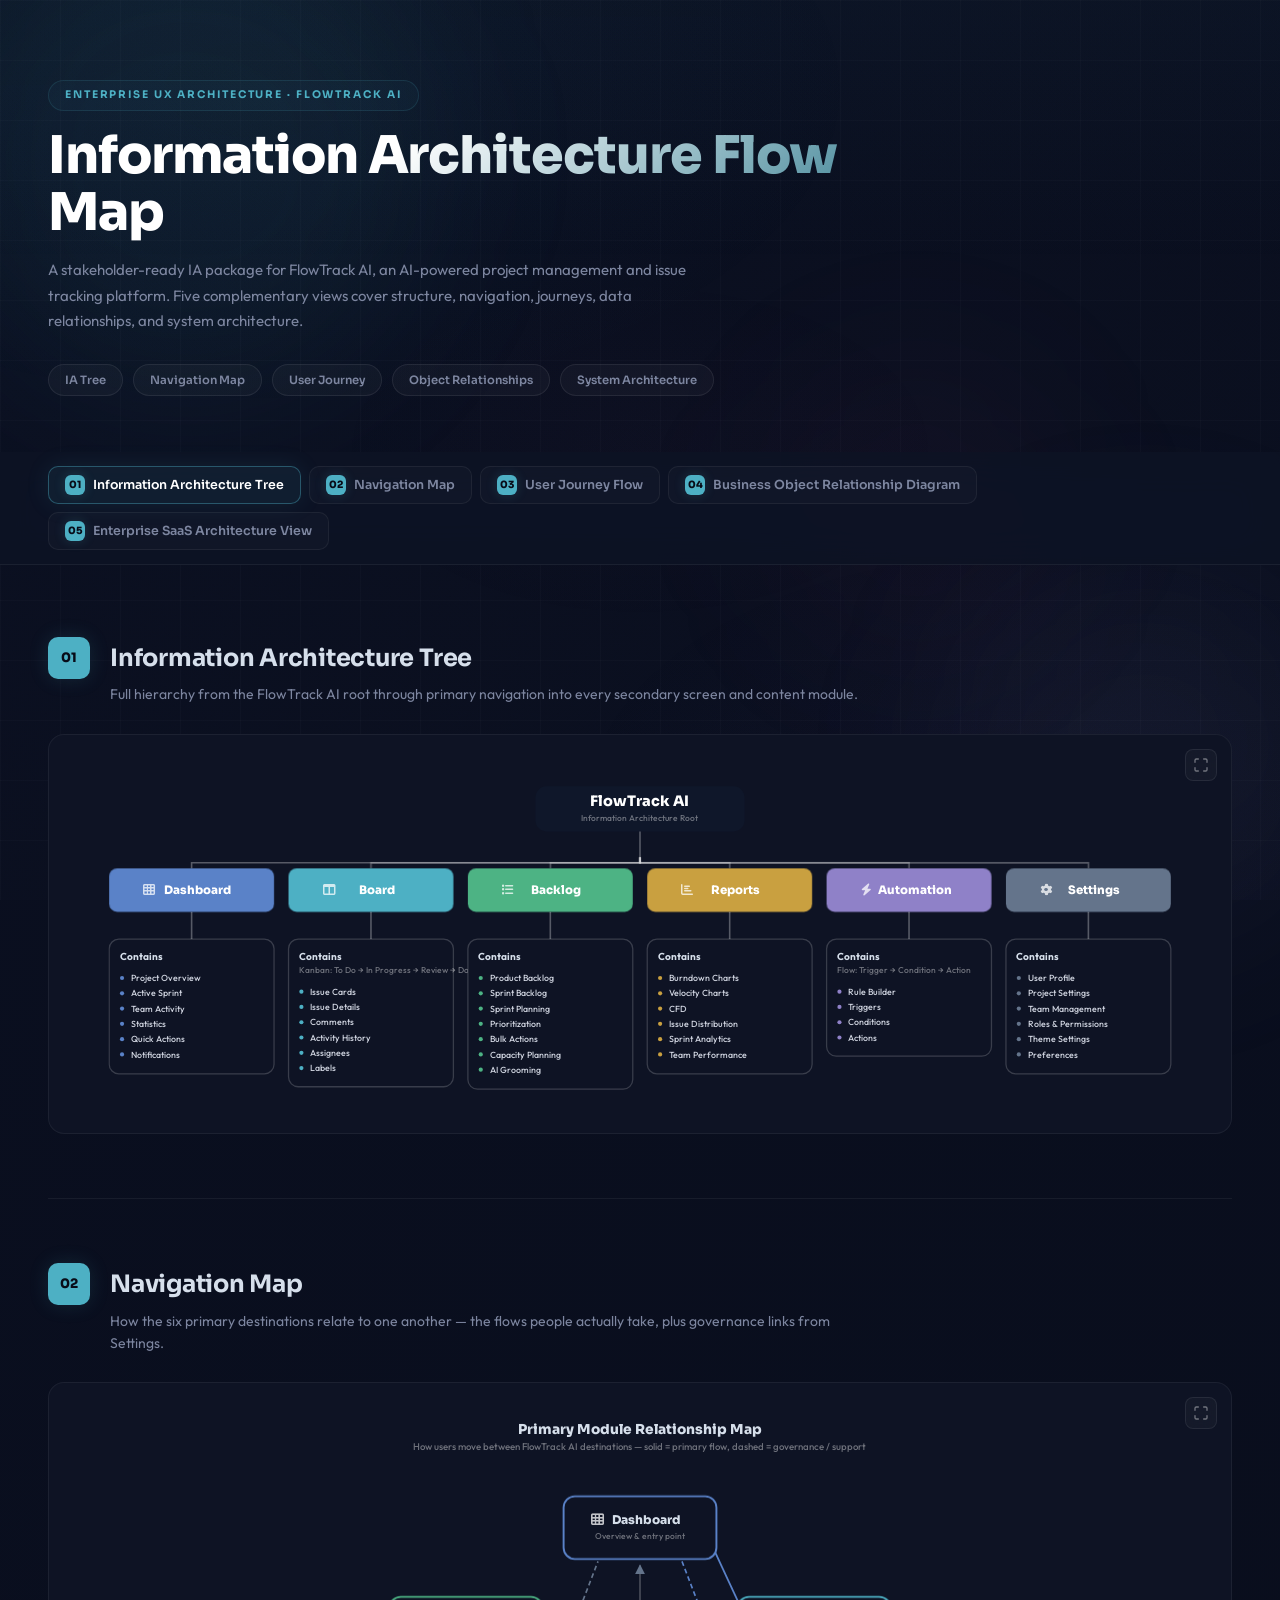
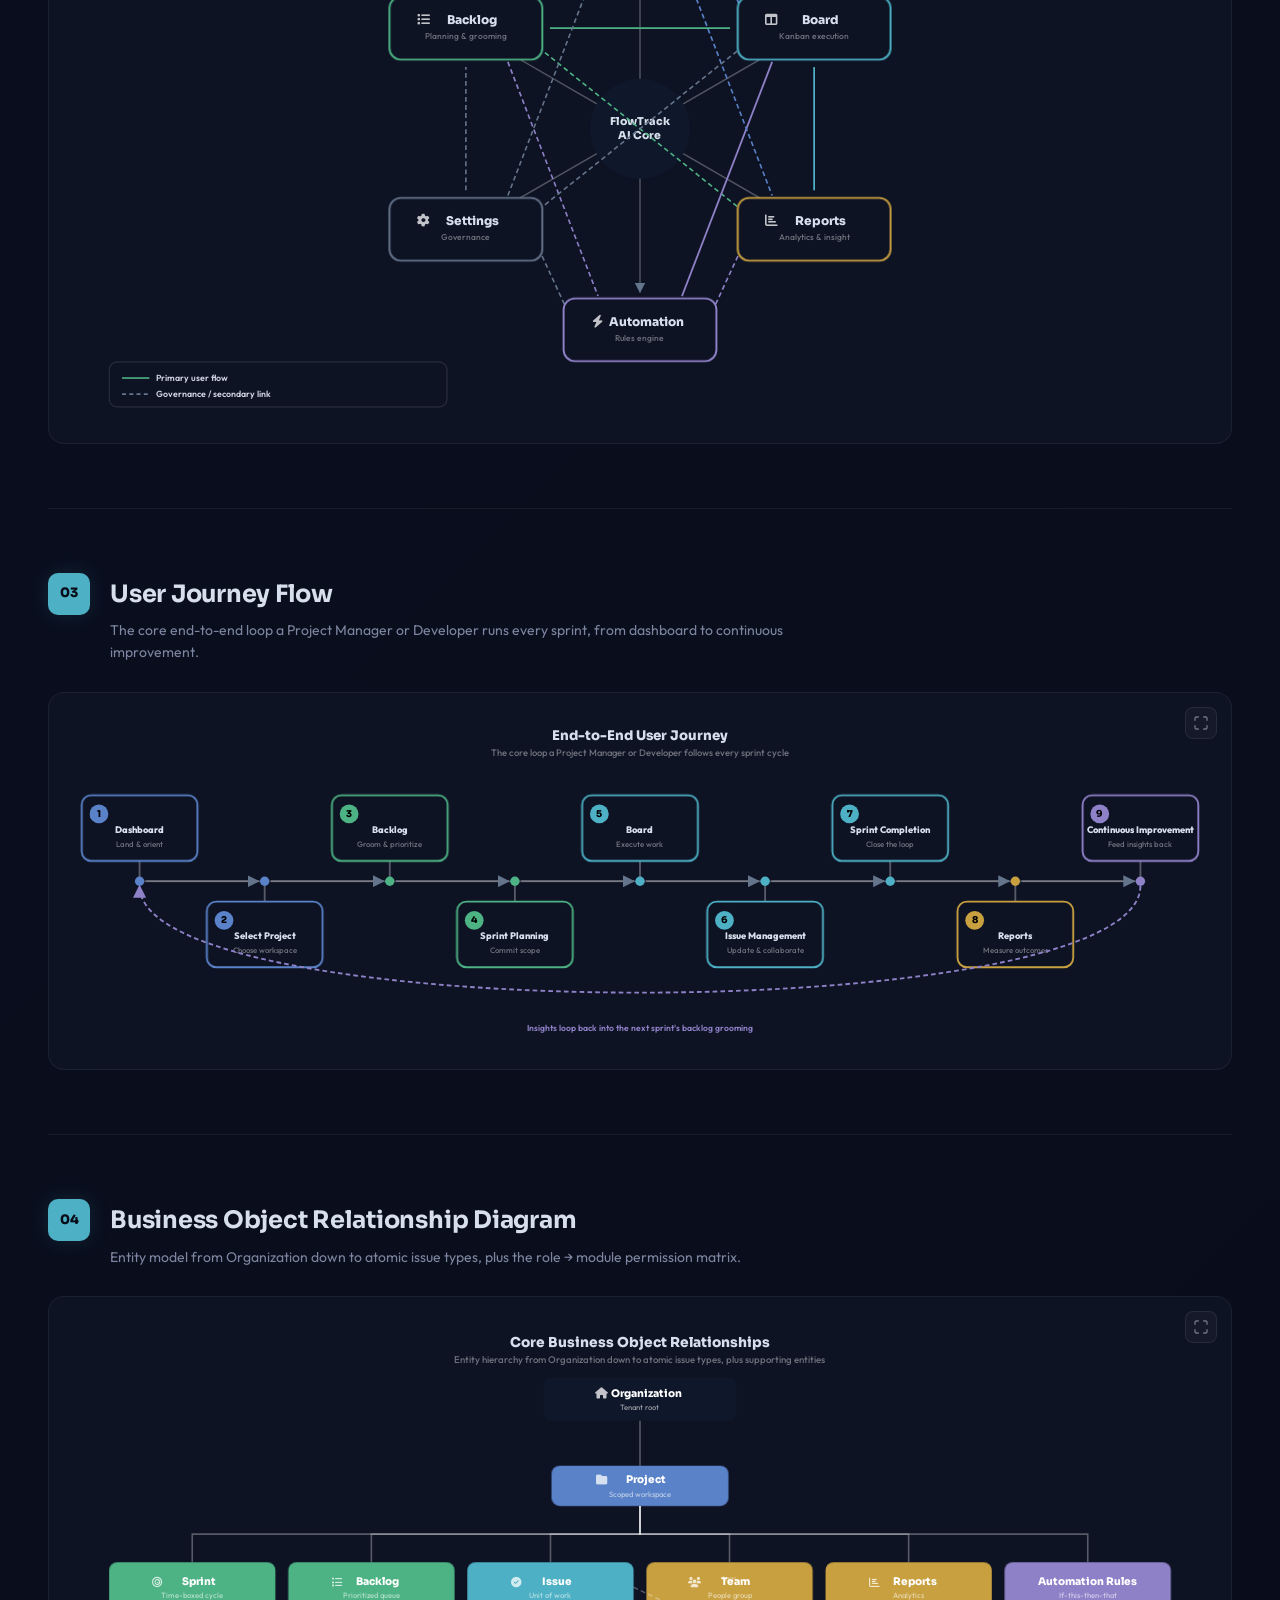
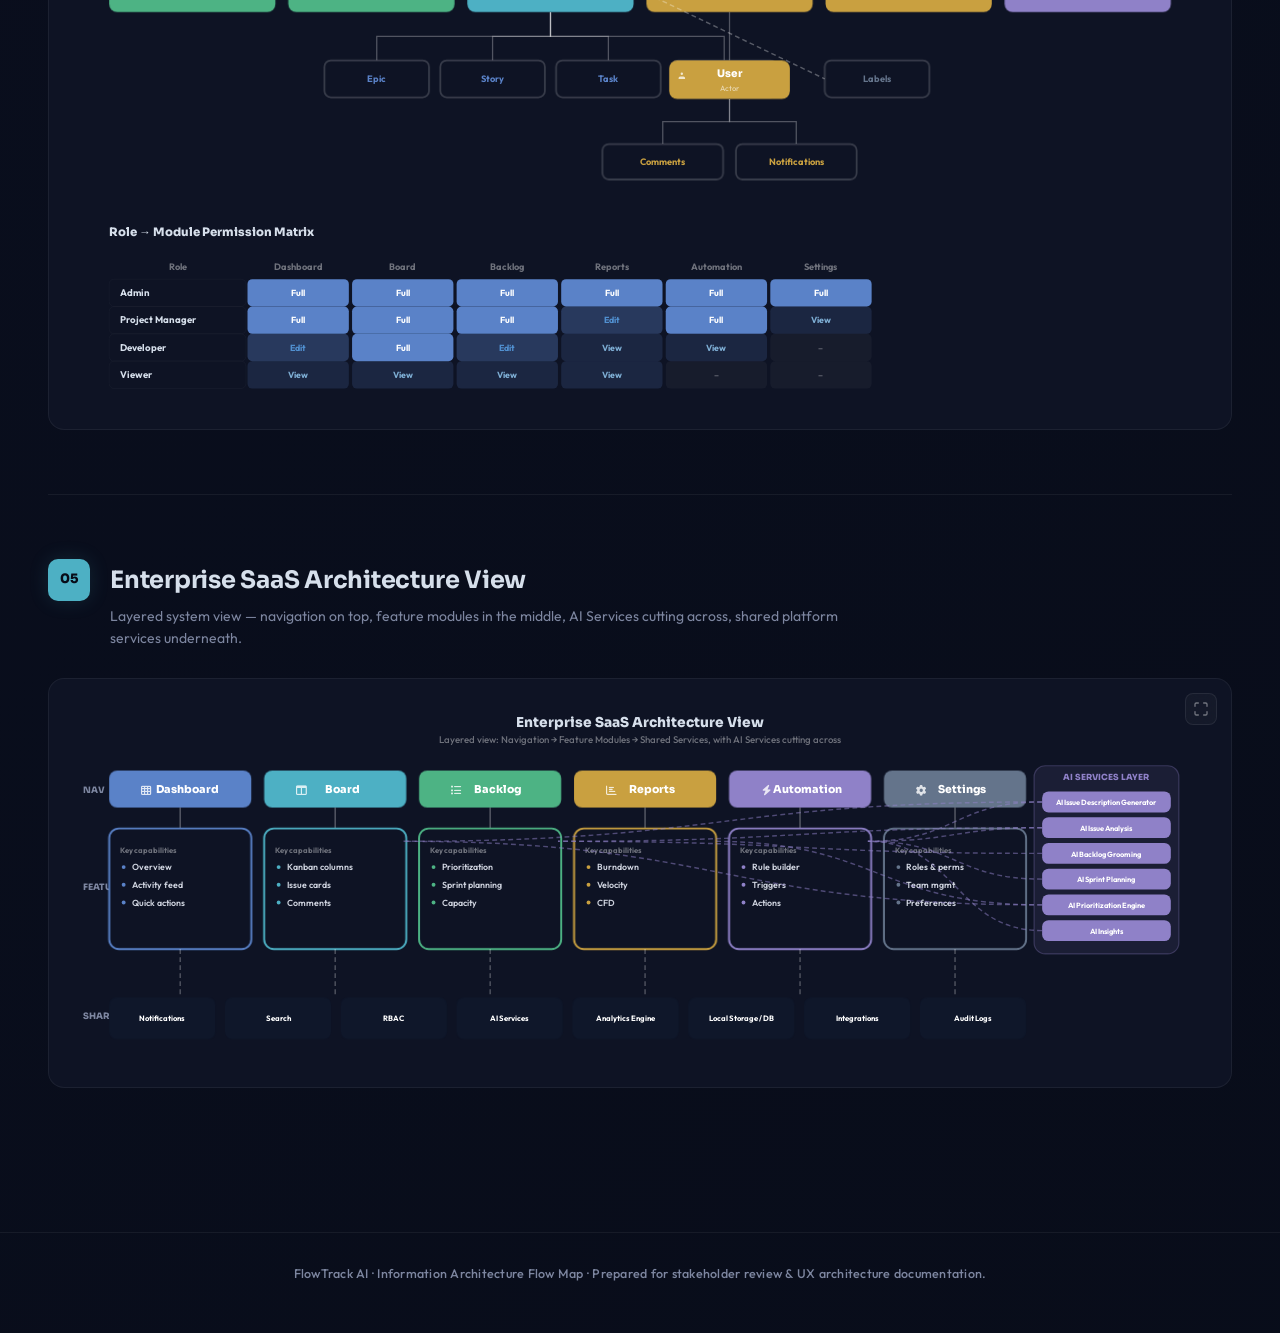
<file: FlowTrack_AI_IA_Flow_Map.html>
<!DOCTYPE html>
<html lang="en">
<head>
<meta charset="UTF-8">
<link rel="icon" type="image/svg+xml" href="https://flowtrackai.netlify.app/favicon.svg"/>
<title>FlowTrack AI — Information Architecture Flow Map</title>
<meta name="viewport" content="width=device-width, initial-scale=1">
<link rel="preconnect" href="https://fonts.googleapis.com">
<link rel="preconnect" href="https://fonts.gstatic.com" crossorigin>
<link href="https://fonts.googleapis.com/css2?family=Sora:wght@600;700;800&family=Outfit:wght@400;500;600;700&display=swap" rel="stylesheet">
<link rel="stylesheet" href="https://cdnjs.cloudflare.com/ajax/libs/font-awesome/6.5.2/css/all.min.css">
<style>
  :root {
    --bg: #080C18;
    --surface: #0E1324;
    --surface2: #141A2E;
    --border: rgba(255,255,255,0.06);
    --borderHover: rgba(255,255,255,0.12);
    --text: #D6DFEB;
    --muted: #7D86A0;
    --cyan: #4DB0C4;
    --magenta: #C94D88;
    --purple: #8F81C8;
    --green: #4DB384;
    --amber: #C9A040;
    --blue: #5A82C8;
    --navy: #0F172A;
    --glass: rgba(14,19,36,0.85);
    --glowCyan: 0 0 30px rgba(77,176,196,0.12);
    --glowMagenta: 0 0 30px rgba(201,77,136,0.10);
    --font-heading: 'Sora', sans-serif;
    --font-body: 'Outfit', sans-serif;
  }
  * { box-sizing: border-box; margin: 0; padding: 0; }
  html { scroll-behavior: smooth; }
  body {
    background: linear-gradient(-45deg, #080C18, #0C1122, #080C18, #0A0F20);
    background-size: 400% 400%;
    animation: bgShift 30s ease infinite;
    color: var(--text);
    font-family: var(--font-body);
    overflow-x: hidden;
    line-height: 1.6;
  }
  body::before {
    content: '';
    position: fixed; inset: 0;
    background:
      radial-gradient(ellipse 80% 60% at 20% 10%, rgba(77,176,196,0.04) 0%, transparent 60%),
      radial-gradient(ellipse 60% 50% at 80% 90%, rgba(143,129,200,0.04) 0%, transparent 60%),
      radial-gradient(ellipse 50% 40% at 50% 50%, rgba(201,77,136,0.02) 0%, transparent 50%);
    pointer-events: none;
    z-index: 0;
  }
  body::after {
    content: '';
    position: fixed; inset: 0;
    background-image: url("data:image/svg+xml,%3Csvg viewBox='0 0 256 256' xmlns='http://www.w3.org/2000/svg'%3E%3Cfilter id='n'%3E%3CfeTurbulence type='fractalNoise' baseFrequency='0.9' numOctaves='4' stitchTiles='stitch'/%3E%3C/filter%3E%3Crect width='100%25' height='100%25' filter='url(%23n)' opacity='0.4'/%3E%3C/svg%3E");
    background-repeat: repeat;
    background-size: 256px 256px;
    opacity: 0.25;
    pointer-events: none;
    z-index: 1;
    mix-blend-mode: overlay;
  }

  .orb {
    position: fixed;
    border-radius: 50%;
    filter: blur(80px);
    pointer-events: none;
    z-index: 0;
    animation: orbFloat 25s ease-in-out infinite alternate;
  }
  .orb-1 { width: 500px; height: 500px; background: rgba(77,176,196,0.06); top: -10%; left: -5%; }
  .orb-2 { width: 400px; height: 400px; background: rgba(143,129,200,0.05); bottom: -5%; right: -5%; animation-delay: -8s; }
  .orb-3 { width: 300px; height: 300px; background: rgba(201,77,136,0.04); top: 40%; left: 60%; animation-delay: -16s; }
  @keyframes orbFloat {
    0% { transform: translate(0, 0) scale(1); }
    25% { transform: translate(50px, -40px) scale(1.08); }
    50% { transform: translate(-30px, 50px) scale(0.95); }
    75% { transform: translate(40px, 30px) scale(1.03); }
    100% { transform: translate(-20px, -30px) scale(1); }
  }

  .grid-overlay {
    position: fixed; inset: 0;
    background-image:
      linear-gradient(rgba(255,255,255,0.02) 1px, transparent 1px),
      linear-gradient(90deg, rgba(255,255,255,0.02) 1px, transparent 1px);
    background-size: 60px 60px;
    pointer-events: none;
    z-index: 1;
  }

  .hero {
    position: relative;
    z-index: 2;
    padding: 80px 48px 56px;
    overflow: hidden;
  }
  .hero::before {
    content: '';
    position: absolute; inset: 0;
    background: linear-gradient(180deg, rgba(77,176,196,0.03) 0%, transparent 60%, transparent 100%);
    pointer-events: none;
  }
  .hero-inner {
    max-width: 1480px;
    margin: 0 auto;
    position: relative;
  }
  .eyebrow {
    display: inline-block;
    text-transform: uppercase;
    letter-spacing: 0.18em;
    font-size: 10.5px;
    font-weight: 700;
    font-family: var(--font-heading);
    color: var(--cyan);
    margin-bottom: 16px;
    padding: 6px 16px;
    border: 1px solid rgba(77,176,196,0.15);
    border-radius: 999px;
    background: rgba(77,176,196,0.04);
    animation: fadeUp 0.8s ease-out both;
  }
  .hero h1 {
    font-family: var(--font-heading);
    font-size: clamp(32px, 5vw, 52px);
    font-weight: 800;
    letter-spacing: -0.02em;
    line-height: 1.1;
    margin: 0 0 16px;
    max-width: 820px;
    background: linear-gradient(135deg, #fff 40%, rgba(77,176,196,0.7));
    -webkit-background-clip: text;
    -webkit-text-fill-color: transparent;
    background-clip: text;
    animation: fadeUp 0.8s ease-out 0.1s both;
  }
  .hero p {
    max-width: 640px;
    color: var(--muted);
    font-size: 15px;
    line-height: 1.7;
    margin: 0 0 30px;
    animation: fadeUp 0.8s ease-out 0.2s both;
  }
  .chipRow {
    display: flex; gap: 10px; flex-wrap: wrap;
    animation: fadeUp 0.8s ease-out 0.3s both;
  }
  .chip {
    font-size: 11.5px;
    font-weight: 600;
    font-family: var(--font-heading);
    padding: 6px 16px;
    border-radius: 999px;
    background: rgba(255,255,255,0.03);
    border: 1px solid rgba(255,255,255,0.08);
    color: var(--muted);
    transition: all 0.3s ease;
  }
  .chip:hover {
    border-color: rgba(77,176,196,0.3);
    color: var(--cyan);
    background: rgba(77,176,196,0.05);
    transform: translateY(-1px);
  }

  @keyframes bgShift {
    0% { background-position: 0% 50%; }
    50% { background-position: 100% 50%; }
    100% { background-position: 0% 50%; }
  }
  @keyframes cardEnter {
    from { opacity: 0; transform: scale(0.95); }
    to { opacity: 1; transform: scale(1); }
  }
  @keyframes floatSubtle {
    0%, 100% { transform: translateY(0px); }
    50% { transform: translateY(-3px); }
  }
  @keyframes fadeUp {
    from { opacity: 0; transform: translateY(24px); }
    to { opacity: 1; transform: translateY(0); }
  }

  .toc {
    position: sticky;
    top: 0;
    z-index: 20;
    display: flex;
    flex-wrap: wrap;
    gap: 8px;
    padding: 14px 48px;
    background: var(--glass);
    backdrop-filter: blur(20px) saturate(1.5);
    -webkit-backdrop-filter: blur(20px) saturate(1.5);
    border-bottom: 1px solid var(--border);
    justify-content: center;
  }
  .toc-inner {
    max-width: 1480px;
    margin: 0 auto;
    display: flex;
    flex-wrap: wrap;
    gap: 8px;
    width: 100%;
  }
  .tocLink {
    display: flex;
    align-items: center;
    gap: 8px;
    font-size: 12.5px;
    font-weight: 600;
    font-family: var(--font-heading);
    color: var(--muted);
    text-decoration: none;
    padding: 8px 16px;
    border-radius: 10px;
    border: 1px solid var(--border);
    background: rgba(255,255,255,0.02);
    transition: all 0.25s ease;
  }
  .tocLink:hover {
    border-color: rgba(77,176,196,0.25);
    color: var(--text);
    background: rgba(77,176,196,0.04);
    transform: translateY(-2px);
  }
  .tocLink.active {
    border-color: rgba(77,176,196,0.4);
    color: #fff;
    background: rgba(77,176,196,0.08);
    box-shadow: 0 0 24px rgba(77,176,196,0.1);
  }
  .tocNum {
    font-size: 10px;
    font-weight: 800;
    color: var(--bg);
    background: var(--cyan);
    width: 20px;
    height: 20px;
    border-radius: 6px;
    display: flex;
    align-items: center;
    justify-content: center;
    flex-shrink: 0;
    box-shadow: 0 0 12px rgba(77,176,196,0.2);
  }

  main {
    position: relative;
    z-index: 2;
    padding: 8px 48px 80px;
    max-width: 1480px;
    margin: 0 auto;
  }

  .panel {
    padding: 64px 0;
    border-bottom: 1px solid var(--border);
  }
  .panel:last-child { border-bottom: none; }
  .panelHead {
    display: flex;
    gap: 20px;
    align-items: flex-start;
    margin-bottom: 28px;
  }
  .panelNum {
    font-size: 13px;
    font-weight: 800;
    font-family: var(--font-heading);
    color: var(--bg);
    background: var(--cyan);
    width: 42px;
    height: 42px;
    border-radius: 10px;
    display: flex;
    align-items: center;
    justify-content: center;
    flex-shrink: 0;
    box-shadow: 0 0 20px rgba(77,176,196,0.15);
  }
  .panelHead h2 {
    font-family: var(--font-heading);
    font-size: 24px;
    font-weight: 700;
    letter-spacing: -0.01em;
    margin: 2px 0 6px;
    color: var(--text);
  }
  .panelHead p {
    margin: 0;
    color: var(--muted);
    font-size: 14px;
    max-width: 760px;
    line-height: 1.6;
  }

  .canvas {
    background: var(--surface);
    border: 1px solid var(--border);
    border-radius: 16px;
    padding: 24px 28px;
    overflow: hidden;
    position: relative;
    transition: border-color 0.4s ease;
  }
  .canvas:hover {
    border-color: rgba(77,176,196,0.12);
  }
  .canvas::before {
    content: '';
    position: absolute; inset: -1px;
    border-radius: 17px;
    background: linear-gradient(135deg, rgba(77,176,196,0.05), transparent 50%, rgba(143,129,200,0.05));
    pointer-events: none;
    opacity: 0;
    transition: opacity 0.6s ease;
  }
  .canvas:hover::before {
    opacity: 1;
  }
  .canvas svg {
    display: block;
    width: 100%;
    height: auto;
    position: relative;
    z-index: 1;
  }

  .expand-btn {
    position: absolute;
    top: 14px;
    right: 14px;
    z-index: 5;
    width: 32px;
    height: 32px;
    border-radius: 8px;
    border: 1px solid rgba(255,255,255,0.08);
    background: rgba(255,255,255,0.03);
    color: rgba(255,255,255,0.4);
    cursor: pointer;
    display: flex;
    align-items: center;
    justify-content: center;
    transition: all 0.25s ease;
    backdrop-filter: blur(8px);
  }
  .expand-btn:hover {
    border-color: rgba(77,176,196,0.3);
    color: var(--cyan);
    background: rgba(77,176,196,0.08);
  }
  .expand-btn svg {
    width: 16px;
    height: 16px;
  }

  .expand-overlay {
    position: fixed;
    inset: 0;
    z-index: 1000;
    background: rgba(4,6,16,0.92);
    backdrop-filter: blur(24px) saturate(1.4);
    -webkit-backdrop-filter: blur(24px) saturate(1.4);
    opacity: 0;
    pointer-events: none;
    transition: opacity 0.35s ease;
    display: flex;
    flex-direction: column;
    padding: 24px;
  }
  .expand-overlay.active {
    opacity: 1;
    pointer-events: all;
  }
  .expand-overlay .overlay-top {
    display: flex;
    justify-content: space-between;
    align-items: center;
    margin-bottom: 16px;
    flex-shrink: 0;
  }
  .expand-overlay .overlay-title {
    font-family: var(--font-heading);
    font-size: 16px;
    font-weight: 700;
    color: var(--text);
    letter-spacing: -0.01em;
  }
  .expand-overlay .close-btn {
    width: 36px;
    height: 36px;
    border-radius: 10px;
    border: 1px solid rgba(255,255,255,0.1);
    background: rgba(255,255,255,0.04);
    color: rgba(255,255,255,0.4);
    cursor: pointer;
    display: flex;
    align-items: center;
    justify-content: center;
    transition: all 0.25s ease;
  }
  .expand-overlay .close-btn:hover {
    border-color: rgba(201,77,136,0.4);
    color: var(--magenta);
    background: rgba(201,77,136,0.08);
  }
  .expand-overlay .svg-wrap {
    flex: 1;
    display: flex;
    align-items: center;
    justify-content: center;
    overflow: hidden;
    border-radius: 12px;
    background: var(--surface);
    border: 1px solid rgba(255,255,255,0.06);
    padding: 20px;
    min-height: 0;
    position: relative;
    cursor: grab;
  }
  .expand-overlay .svg-wrap.dragging { cursor: grabbing; }
  .expand-overlay .svg-wrap svg {
    display: block;
    width: 100%;
    height: 100%;
    object-fit: contain;
    transition: transform 0.2s ease;
    transform-origin: center center;
  }
  .expand-overlay .svg-wrap svg.zoomed {
    object-fit: none;
    transition: none;
  }

  .zoom-controls {
    position: absolute;
    bottom: 16px;
    right: 16px;
    z-index: 10;
    display: flex;
    gap: 6px;
    background: rgba(4,6,16,0.7);
    backdrop-filter: blur(12px);
    -webkit-backdrop-filter: blur(12px);
    border: 1px solid rgba(255,255,255,0.08);
    border-radius: 10px;
    padding: 6px;
  }
  .zoom-controls button {
    width: 30px;
    height: 30px;
    border-radius: 6px;
    border: none;
    background: rgba(255,255,255,0.04);
    color: rgba(255,255,255,0.4);
    cursor: pointer;
    display: flex;
    align-items: center;
    justify-content: center;
    transition: all 0.2s ease;
    font-size: 15px;
    font-weight: 700;
    font-family: var(--font-heading);
    line-height: 1;
  }
  .zoom-controls button:hover {
    background: rgba(77,176,196,0.1);
    color: var(--cyan);
  }
  .zoom-controls .zoom-label {
    font-size: 10px;
    font-weight: 600;
    color: rgba(255,255,255,0.3);
    display: flex;
    align-items: center;
    padding: 0 6px;
    font-family: var(--font-heading);
    min-width: 30px;
    justify-content: center;
  }

  .progress-bar {
    position: fixed;
    top: 0;
    left: 0;
    height: 2px;
    background: linear-gradient(90deg, var(--cyan), var(--purple));
    z-index: 100;
    width: 0%;
    transition: width 0.1s linear;
    pointer-events: none;
  }

  .back-to-top {
    position: fixed;
    bottom: 32px;
    right: 32px;
    z-index: 50;
    width: 42px;
    height: 42px;
    border-radius: 12px;
    border: 1px solid rgba(255,255,255,0.08);
    background: rgba(4,6,16,0.7);
    backdrop-filter: blur(12px);
    -webkit-backdrop-filter: blur(12px);
    color: rgba(255,255,255,0.4);
    cursor: pointer;
    display: flex;
    align-items: center;
    justify-content: center;
    transition: all 0.3s ease;
    opacity: 0;
    transform: translateY(12px);
    pointer-events: none;
  }
  .back-to-top.visible {
    opacity: 1;
    transform: translateY(0);
    pointer-events: all;
  }
  .back-to-top:hover {
    border-color: rgba(77,176,196,0.3);
    color: var(--cyan);
    background: rgba(77,176,196,0.08);
  }
  .back-to-top svg { width: 18px; height: 18px; }

  footer {
    position: relative;
    z-index: 2;
    padding: 30px 48px 50px;
    color: var(--muted);
    font-size: 12.5px;
    border-top: 1px solid var(--border);
    text-align: center;
    font-weight: 500;
    letter-spacing: 0.02em;
  }

  @media (max-width: 720px) {
    .hero, .toc, main, footer { padding-left: 20px; padding-right: 20px; }
    .hero { padding-top: 48px; padding-bottom: 40px; }
    .hero h1 { font-size: 28px; }
    .toc { padding-top: 12px; padding-bottom: 12px; }
    .panel { padding: 40px 0; }
    .panelHead h2 { font-size: 20px; }
  }

  .fade-section {
    opacity: 0;
    transform: translateY(30px);
    transition: opacity 0.7s ease-out, transform 0.7s ease-out;
  }
  .fade-section.visible {
    opacity: 1;
    transform: translateY(0);
  }
  .fade-section.visible .ia-mod,
  .fade-section.visible .nav-node,
  .fade-section.visible .jr-card,
  .fade-section.visible .ob-card,
  .fade-section.visible .ob-entity,
  .fade-section.visible .arch-nav,
  .fade-section.visible .arch-feat,
  .fade-section.visible .arch-svc {
    animation: cardEnter 0.5s ease-out both;
  }
  .fade-section.visible .ia-mod:nth-child(1) { animation-delay: 0.03s; }
  .fade-section.visible .ia-mod:nth-child(2) { animation-delay: 0.06s; }
  .fade-section.visible .ia-mod:nth-child(3) { animation-delay: 0.09s; }
  .fade-section.visible .ia-mod:nth-child(4) { animation-delay: 0.12s; }
  .fade-section.visible .ia-mod:nth-child(5) { animation-delay: 0.15s; }
  .fade-section.visible .ia-mod:nth-child(6) { animation-delay: 0.18s; }
  .fade-section.visible .arch-nav:nth-child(1) { animation-delay: 0.03s; }
  .fade-section.visible .arch-nav:nth-child(2) { animation-delay: 0.06s; }
  .fade-section.visible .arch-nav:nth-child(3) { animation-delay: 0.09s; }
  .fade-section.visible .arch-nav:nth-child(4) { animation-delay: 0.12s; }
  .fade-section.visible .arch-nav:nth-child(5) { animation-delay: 0.15s; }
  .fade-section.visible .arch-nav:nth-child(6) { animation-delay: 0.18s; }
  .fade-section.visible .arch-feat:nth-child(1) { animation-delay: 0.05s; }
  .fade-section.visible .arch-feat:nth-child(2) { animation-delay: 0.10s; }
  .fade-section.visible .arch-feat:nth-child(3) { animation-delay: 0.15s; }
  .fade-section.visible .arch-feat:nth-child(4) { animation-delay: 0.20s; }
  .fade-section.visible .arch-feat:nth-child(5) { animation-delay: 0.25s; }
  .fade-section.visible .arch-feat:nth-child(6) { animation-delay: 0.30s; }
  .fade-section.visible .arch-svc:nth-child(1) { animation-delay: 0.04s; }
  .fade-section.visible .arch-svc:nth-child(2) { animation-delay: 0.08s; }
  .fade-section.visible .arch-svc:nth-child(3) { animation-delay: 0.12s; }
  .fade-section.visible .arch-svc:nth-child(4) { animation-delay: 0.16s; }
  .fade-section.visible .arch-svc:nth-child(5) { animation-delay: 0.20s; }
  .fade-section.visible .arch-svc:nth-child(6) { animation-delay: 0.24s; }
  .fade-section.visible .arch-svc:nth-child(7) { animation-delay: 0.28s; }
  .fade-section.visible .arch-svc:nth-child(8) { animation-delay: 0.32s; }
</style>
</head>
<body>

<div class="orb orb-1"></div>
<div class="orb orb-2"></div>
<div class="orb orb-3"></div>
<div class="grid-overlay"></div>
<div class="progress-bar" id="progressBar"></div>

<div class="hero">
  <div class="hero-inner">
    <div class="eyebrow">Enterprise UX Architecture &middot; FlowTrack AI</div>
    <h1>Information Architecture Flow Map</h1>
    <p>A stakeholder-ready IA package for FlowTrack AI, an AI-powered project management and issue tracking platform. Five complementary views cover structure, navigation, journeys, data relationships, and system architecture.</p>
    <div class="chipRow">
      <span class="chip">IA Tree</span>
      <span class="chip">Navigation Map</span>
      <span class="chip">User Journey</span>
      <span class="chip">Object Relationships</span>
      <span class="chip">System Architecture</span>
    </div>
  </div>
</div>

<nav class="toc">
  <div class="toc-inner">
    <a href="#ia-tree" class="tocLink"><span class="tocNum">01</span>Information Architecture Tree</a>
    <a href="#nav-map" class="tocLink"><span class="tocNum">02</span>Navigation Map</a>
    <a href="#journey" class="tocLink"><span class="tocNum">03</span>User Journey Flow</a>
    <a href="#objects" class="tocLink"><span class="tocNum">04</span>Business Object Relationship Diagram</a>
    <a href="#architecture" class="tocLink"><span class="tocNum">05</span>Enterprise SaaS Architecture View</a>
  </div>
</nav>

<main>

<section class="panel fade-section" id="ia-tree">
  <div class="panelHead">
    <span class="panelNum">01</span>
    <div>
      <h2>Information Architecture Tree</h2>
      <p>Full hierarchy from the FlowTrack AI root through primary navigation into every secondary screen and content module.</p>
    </div>
  </div>
  <div class="canvas">
    <svg viewBox="0 0 1400 435.5" xmlns="http://www.w3.org/2000/svg" width="100%" height="auto">
<defs>
  <marker id="arrow" viewBox="0 0 10 10" refX="9" refY="5" markerWidth="7" markerHeight="7" orient="auto-start-reverse">
    <path d="M0,0 L10,5 L0,10 z" fill="var(--arrow-color, #64748B)"/>
  </marker>
  <marker id="arrowBlue" viewBox="0 0 10 10" refX="9" refY="5" markerWidth="7" markerHeight="7" orient="auto-start-reverse">
    <path d="M0,0 L10,5 L0,10 z" fill="#5A82C8"/>
  </marker>
  <marker id="arrowPurple" viewBox="0 0 10 10" refX="9" refY="5" markerWidth="7" markerHeight="7" orient="auto-start-reverse">
    <path d="M0,0 L10,5 L0,10 z" fill="#8F81C8"/>
  </marker>
  <marker id="arrowSlate" viewBox="0 0 10 10" refX="9" refY="5" markerWidth="7" markerHeight="7" orient="auto-start-reverse">
    <path d="M0,0 L10,5 L0,10 z" fill="#64748B"/>
  </marker>
  <marker id="arrowGreen" viewBox="0 0 10 10" refX="9" refY="5" markerWidth="7" markerHeight="7" orient="auto-start-reverse">
    <path d="M0,0 L10,5 L0,10 z" fill="#4DB384"/>
  </marker>
</defs>
<style>
  @keyframes dashFlow { to { stroke-dashoffset: -16; } }
  @keyframes pulseNode { 0%,100% { opacity:0.85; } 50% { opacity:1; } }
  @keyframes glowPulse { 0%,100% { filter: brightness(1) drop-shadow(0 0 4px rgba(90,130,200,0.1)); } 50% { filter: brightness(1.12) drop-shadow(0 0 12px rgba(90,130,200,0.25)); } }
  .ia-root { fill:#0F172A; animation: glowPulse 3.5s ease-in-out infinite, floatSubtle 5s ease-in-out infinite; }
  .ia-mod { rx:10; transition: filter 0.3s ease, transform 0.3s ease; }
  .ia-mod:hover { filter: brightness(1.25) drop-shadow(0 0 14px rgba(90,130,200,0.2)); }
  .ia-sub { rx:12; fill:#0E1324; stroke:rgba(255,255,255,0.18); stroke-width:1.6; transition: stroke 0.3s; }
  .ia-sub:hover { stroke:rgba(255,255,255,0.35); }
  .ia-line { stroke:rgba(255,255,255,0.3); stroke-width:2; fill:none; }
  .ia-line-thin { stroke:rgba(255,255,255,0.28); stroke-width:1.6; fill:none; }
  .ia-text-title { fill:#fff; font-weight:800; font-family:'Sora',sans-serif; }
  .ia-text-sub { fill:rgba(255,255,255,0.4); font-weight:500; font-family:'Outfit',sans-serif; }
  .ia-text-head { fill:#D6DFEB; font-weight:700; font-family:'Outfit',sans-serif; }
  .ia-text-item { fill:rgba(240,244,255,0.85); font-weight:500; font-family:'Outfit',sans-serif; }
  .ia-dot { fill:var(--dot-color, #5A82C8); }
</style>
<rect x="570.0" y="34.0" width="260.0" height="56.0" rx="14" class="ia-root" />
<text x="700.0" y="58.0" font-size="18" class="ia-text-title" text-anchor="middle">FlowTrack AI</text>
<text x="700.0" y="77.0" font-size="10.5" class="ia-text-sub" text-anchor="middle">Information Architecture Root</text>
<line x1="700.0" y1="90.0" x2="700.0" y2="122.0" class="ia-line" />
<path d="M700.0,122.0 L700.0,129.0 L142.5,129.0 L142.5,136.0" class="ia-line" />
<rect x="40.0" y="136.0" width="205.0" height="54.0" rx="10" fill="#5A82C8" class="ia-mod" />
<text x="90" y="168" font-family="'Font Awesome 6 Free'" font-weight="900" font-size="15" fill="rgba(255,255,255,0.75)" text-anchor="middle">&#xf00a;</text>
<text x="150" y="168.0" font-size="14.5" class="ia-text-title" text-anchor="middle">Dashboard</text>
<line x1="142.5" y1="190.0" x2="142.5" y2="224.0" class="ia-line" />
<rect x="40.0" y="224.0" width="205.0" height="167.5" class="ia-sub" />
<text x="53.0" y="249.5" font-size="12.5" class="ia-text-head" text-anchor="start">Contains</text>
<g transform="translate(0, 5)">
<circle cx="56.0" cy="267.3" r="2.6" class="ia-dot" style="--dot-color:#5A82C8"/>
<text x="67.0" y="271.3" font-size="11" class="ia-text-item" text-anchor="start">Project Overview</text>
<circle cx="56.0" cy="286.3" r="2.6" class="ia-dot" style="--dot-color:#5A82C8"/>
<text x="67.0" y="290.3" font-size="11" class="ia-text-item" text-anchor="start">Active Sprint</text>
<circle cx="56.0" cy="305.3" r="2.6" class="ia-dot" style="--dot-color:#5A82C8"/>
<text x="67.0" y="309.3" font-size="11" class="ia-text-item" text-anchor="start">Team Activity</text>
<circle cx="56.0" cy="324.3" r="2.6" class="ia-dot" style="--dot-color:#5A82C8"/>
<text x="67.0" y="328.3" font-size="11" class="ia-text-item" text-anchor="start">Statistics</text>
<circle cx="56.0" cy="343.3" r="2.6" class="ia-dot" style="--dot-color:#5A82C8"/>
<text x="67.0" y="347.3" font-size="11" class="ia-text-item" text-anchor="start">Quick Actions</text>
<circle cx="56.0" cy="362.3" r="2.6" class="ia-dot" style="--dot-color:#5A82C8"/>
<text x="67.0" y="366.3" font-size="11" class="ia-text-item" text-anchor="start">Notifications</text>
</g>
<path d="M700.0,122.0 L700.0,129.0 L365.5,129.0 L365.5,136.0" class="ia-line" />
<rect x="263.0" y="136.0" width="205.0" height="54.0" rx="10" fill="#4DB0C4" class="ia-mod" />
<text x="313" y="168" font-family="'Font Awesome 6 Free'" font-weight="900" font-size="15" fill="rgba(255,255,255,0.75)" text-anchor="middle">&#xf0db;</text>
<text x="373" y="168.0" font-size="14.5" class="ia-text-title" text-anchor="middle">Board</text>
<line x1="365.5" y1="190.0" x2="365.5" y2="224.0" class="ia-line" />
<rect x="263.0" y="224.0" width="205.0" height="183.5" class="ia-sub" />
<text x="276.0" y="249.5" font-size="12.5" class="ia-text-head" text-anchor="start">Contains</text>
<text x="276.0" y="266.5" font-size="10.5" class="ia-text-sub" text-anchor="start">Kanban: To Do → In Progress → Review → Done → Blocked</text>
<g transform="translate(0, 5)">
<circle cx="279.0" cy="284.3" r="2.6" class="ia-dot" style="--dot-color:#4DB0C4"/>
<text x="290.0" y="288.3" font-size="11" class="ia-text-item" text-anchor="start">Issue Cards</text>
<circle cx="279.0" cy="303.3" r="2.6" class="ia-dot" style="--dot-color:#4DB0C4"/>
<text x="290.0" y="307.3" font-size="11" class="ia-text-item" text-anchor="start">Issue Details</text>
<circle cx="279.0" cy="322.3" r="2.6" class="ia-dot" style="--dot-color:#4DB0C4"/>
<text x="290.0" y="326.3" font-size="11" class="ia-text-item" text-anchor="start">Comments</text>
<circle cx="279.0" cy="341.3" r="2.6" class="ia-dot" style="--dot-color:#4DB0C4"/>
<text x="290.0" y="345.3" font-size="11" class="ia-text-item" text-anchor="start">Activity History</text>
<circle cx="279.0" cy="360.3" r="2.6" class="ia-dot" style="--dot-color:#4DB0C4"/>
<text x="290.0" y="364.3" font-size="11" class="ia-text-item" text-anchor="start">Assignees</text>
<circle cx="279.0" cy="379.3" r="2.6" class="ia-dot" style="--dot-color:#4DB0C4"/>
<text x="290.0" y="383.3" font-size="11" class="ia-text-item" text-anchor="start">Labels</text>
</g>
<path d="M700.0,122.0 L700.0,129.0 L588.5,129.0 L588.5,136.0" class="ia-line" />
<rect x="486.0" y="136.0" width="205.0" height="54.0" rx="10" fill="#4DB384" class="ia-mod" />
<text x="536" y="168" font-family="'Font Awesome 6 Free'" font-weight="900" font-size="15" fill="rgba(255,255,255,0.75)" text-anchor="middle">&#xf03a;</text>
<text x="596" y="168.0" font-size="14.5" class="ia-text-title" text-anchor="middle">Backlog</text>
<line x1="588.5" y1="190.0" x2="588.5" y2="224.0" class="ia-line" />
<rect x="486.0" y="224.0" width="205.0" height="186.5" class="ia-sub" />
<text x="499.0" y="249.5" font-size="12.5" class="ia-text-head" text-anchor="start">Contains</text>
<g transform="translate(0, 5)">
<circle cx="502.0" cy="267.3" r="2.6" class="ia-dot" style="--dot-color:#4DB384"/>
<text x="513.0" y="271.3" font-size="11" class="ia-text-item" text-anchor="start">Product Backlog</text>
<circle cx="502.0" cy="286.3" r="2.6" class="ia-dot" style="--dot-color:#4DB384"/>
<text x="513.0" y="290.3" font-size="11" class="ia-text-item" text-anchor="start">Sprint Backlog</text>
<circle cx="502.0" cy="305.3" r="2.6" class="ia-dot" style="--dot-color:#4DB384"/>
<text x="513.0" y="309.3" font-size="11" class="ia-text-item" text-anchor="start">Sprint Planning</text>
<circle cx="502.0" cy="324.3" r="2.6" class="ia-dot" style="--dot-color:#4DB384"/>
<text x="513.0" y="328.3" font-size="11" class="ia-text-item" text-anchor="start">Prioritization</text>
<circle cx="502.0" cy="343.3" r="2.6" class="ia-dot" style="--dot-color:#4DB384"/>
<text x="513.0" y="347.3" font-size="11" class="ia-text-item" text-anchor="start">Bulk Actions</text>
<circle cx="502.0" cy="362.3" r="2.6" class="ia-dot" style="--dot-color:#4DB384"/>
<text x="513.0" y="366.3" font-size="11" class="ia-text-item" text-anchor="start">Capacity Planning</text>
<circle cx="502.0" cy="381.3" r="2.6" class="ia-dot" style="--dot-color:#4DB384"/>
<text x="513.0" y="385.3" font-size="11" class="ia-text-item" text-anchor="start">AI Grooming</text>
</g>
<path d="M700.0,122.0 L700.0,129.0 L811.5,129.0 L811.5,136.0" class="ia-line" />
<rect x="709.0" y="136.0" width="205.0" height="54.0" rx="10" fill="#C9A040" class="ia-mod" />
<text x="759" y="168" font-family="'Font Awesome 6 Free'" font-weight="900" font-size="15" fill="rgba(255,255,255,0.75)" text-anchor="middle">&#xf080;</text>
<text x="819" y="168.0" font-size="14.5" class="ia-text-title" text-anchor="middle">Reports</text>
<line x1="811.5" y1="190.0" x2="811.5" y2="224.0" class="ia-line" />
<rect x="709.0" y="224.0" width="205.0" height="167.5" class="ia-sub" />
<text x="722.0" y="249.5" font-size="12.5" class="ia-text-head" text-anchor="start">Contains</text>
<g transform="translate(0, 5)">
<circle cx="725.0" cy="267.3" r="2.6" class="ia-dot" style="--dot-color:#C9A040"/>
<text x="736.0" y="271.3" font-size="11" class="ia-text-item" text-anchor="start">Burndown Charts</text>
<circle cx="725.0" cy="286.3" r="2.6" class="ia-dot" style="--dot-color:#C9A040"/>
<text x="736.0" y="290.3" font-size="11" class="ia-text-item" text-anchor="start">Velocity Charts</text>
<circle cx="725.0" cy="305.3" r="2.6" class="ia-dot" style="--dot-color:#C9A040"/>
<text x="736.0" y="309.3" font-size="11" class="ia-text-item" text-anchor="start">CFD</text>
<circle cx="725.0" cy="324.3" r="2.6" class="ia-dot" style="--dot-color:#C9A040"/>
<text x="736.0" y="328.3" font-size="11" class="ia-text-item" text-anchor="start">Issue Distribution</text>
<circle cx="725.0" cy="343.3" r="2.6" class="ia-dot" style="--dot-color:#C9A040"/>
<text x="736.0" y="347.3" font-size="11" class="ia-text-item" text-anchor="start">Sprint Analytics</text>
<circle cx="725.0" cy="362.3" r="2.6" class="ia-dot" style="--dot-color:#C9A040"/>
<text x="736.0" y="366.3" font-size="11" class="ia-text-item" text-anchor="start">Team Performance</text>
</g>
<path d="M700.0,122.0 L700.0,129.0 L1034.5,129.0 L1034.5,136.0" class="ia-line" />
<rect x="932.0" y="136.0" width="205.0" height="54.0" rx="10" fill="#8F81C8" class="ia-mod" />
<text x="982" y="168" font-family="'Font Awesome 6 Free'" font-weight="900" font-size="15" fill="rgba(255,255,255,0.75)" text-anchor="middle">&#xf0e7;</text>
<text x="1042" y="168.0" font-size="14.5" class="ia-text-title" text-anchor="middle">Automation</text>
<line x1="1034.5" y1="190.0" x2="1034.5" y2="224.0" class="ia-line" />
<rect x="932.0" y="224.0" width="205.0" height="145.5" class="ia-sub" />
<text x="945.0" y="249.5" font-size="12.5" class="ia-text-head" text-anchor="start">Contains</text>
<text x="945.0" y="266.5" font-size="10.5" class="ia-text-sub" text-anchor="start">Flow: Trigger → Condition → Action</text>
<g transform="translate(0, 5)">
<circle cx="948.0" cy="284.3" r="2.6" class="ia-dot" style="--dot-color:#8F81C8"/>
<text x="959.0" y="288.3" font-size="11" class="ia-text-item" text-anchor="start">Rule Builder</text>
<circle cx="948.0" cy="303.3" r="2.6" class="ia-dot" style="--dot-color:#8F81C8"/>
<text x="959.0" y="307.3" font-size="11" class="ia-text-item" text-anchor="start">Triggers</text>
<circle cx="948.0" cy="322.3" r="2.6" class="ia-dot" style="--dot-color:#8F81C8"/>
<text x="959.0" y="326.3" font-size="11" class="ia-text-item" text-anchor="start">Conditions</text>
<circle cx="948.0" cy="341.3" r="2.6" class="ia-dot" style="--dot-color:#8F81C8"/>
<text x="959.0" y="345.3" font-size="11" class="ia-text-item" text-anchor="start">Actions</text>
</g>
<path d="M700.0,122.0 L700.0,129.0 L1257.5,129.0 L1257.5,136.0" class="ia-line" />
<rect x="1155.0" y="136.0" width="205.0" height="54.0" rx="10" fill="#64748B" class="ia-mod" />
<text x="1205" y="168" font-family="'Font Awesome 6 Free'" font-weight="900" font-size="15" fill="rgba(255,255,255,0.75)" text-anchor="middle">&#xf013;</text>
<text x="1265" y="168.0" font-size="14.5" class="ia-text-title" text-anchor="middle">Settings</text>
<line x1="1257.5" y1="190.0" x2="1257.5" y2="224.0" class="ia-line" />
<rect x="1155.0" y="224.0" width="205.0" height="167.5" class="ia-sub" />
<text x="1168.0" y="249.5" font-size="12.5" class="ia-text-head" text-anchor="start">Contains</text>
<g transform="translate(0, 5)">
<circle cx="1171.0" cy="267.3" r="2.6" class="ia-dot" style="--dot-color:#64748B"/>
<text x="1182.0" y="271.3" font-size="11" class="ia-text-item" text-anchor="start">User Profile</text>
<circle cx="1171.0" cy="286.3" r="2.6" class="ia-dot" style="--dot-color:#64748B"/>
<text x="1182.0" y="290.3" font-size="11" class="ia-text-item" text-anchor="start">Project Settings</text>
<circle cx="1171.0" cy="305.3" r="2.6" class="ia-dot" style="--dot-color:#64748B"/>
<text x="1182.0" y="309.3" font-size="11" class="ia-text-item" text-anchor="start">Team Management</text>
<circle cx="1171.0" cy="324.3" r="2.6" class="ia-dot" style="--dot-color:#64748B"/>
<text x="1182.0" y="328.3" font-size="11" class="ia-text-item" text-anchor="start">Roles &amp; Permissions</text>
<circle cx="1171.0" cy="343.3" r="2.6" class="ia-dot" style="--dot-color:#64748B"/>
<text x="1182.0" y="347.3" font-size="11" class="ia-text-item" text-anchor="start">Theme Settings</text>
<circle cx="1171.0" cy="362.3" r="2.6" class="ia-dot" style="--dot-color:#64748B"/>
<text x="1182.0" y="366.3" font-size="11" class="ia-text-item" text-anchor="start">Preferences</text>
</g></svg>
    <button class="expand-btn" data-map="ia-tree" aria-label="Expand to full screen"><svg viewBox="0 0 24 24" fill="none" stroke="currentColor" stroke-width="2" stroke-linecap="round" stroke-linejoin="round"><path d="M8 3H5a2 2 0 0 0-2 2v3"/><path d="M21 8V5a2 2 0 0 0-2-2h-3"/><path d="M16 21h3a2 2 0 0 0 2-2v-3"/><path d="M3 16v3a2 2 0 0 0 2 2h3"/></svg></button>
  </div>
</section>


<section class="panel fade-section" id="nav-map">
  <div class="panelHead">
    <span class="panelNum">02</span>
    <div>
      <h2>Navigation Map</h2>
      <p>How the six primary destinations relate to one another — the flows people actually take, plus governance links from Settings.</p>
    </div>
  </div>
  <div class="canvas">
    <svg viewBox="0 0 1400 760" xmlns="http://www.w3.org/2000/svg" width="100%" height="auto">
<defs>
  <marker id="arrow" viewBox="0 0 10 10" refX="9" refY="5" markerWidth="7" markerHeight="7" orient="auto-start-reverse">
    <path d="M0,0 L10,5 L0,10 z" fill="var(--arrow-color, #64748B)"/>
  </marker>
  <marker id="arrowBlue" viewBox="0 0 10 10" refX="9" refY="5" markerWidth="7" markerHeight="7" orient="auto-start-reverse">
    <path d="M0,0 L10,5 L0,10 z" fill="#5A82C8"/>
  </marker>
  <marker id="arrowPurple" viewBox="0 0 10 10" refX="9" refY="5" markerWidth="7" markerHeight="7" orient="auto-start-reverse">
    <path d="M0,0 L10,5 L0,10 z" fill="#8F81C8"/>
  </marker>
  <marker id="arrowSlate" viewBox="0 0 10 10" refX="9" refY="5" markerWidth="7" markerHeight="7" orient="auto-start-reverse">
    <path d="M0,0 L10,5 L0,10 z" fill="#64748B"/>
  </marker>
  <marker id="arrowGreen" viewBox="0 0 10 10" refX="9" refY="5" markerWidth="7" markerHeight="7" orient="auto-start-reverse">
    <path d="M0,0 L10,5 L0,10 z" fill="#4DB384"/>
  </marker>
</defs>
<style>
  @keyframes dashFlow { to { stroke-dashoffset: -20; } }
  @keyframes pulseCore { 0%,100% { opacity:0.9; transform-origin:center; filter: brightness(1); } 50% { opacity:1; filter: brightness(1.1); } }
  @keyframes glowPulse { 0%,100% { filter: brightness(1); } 50% { filter: brightness(1.2); } }
  .nav-title { fill:#D6DFEB; font-weight:800; font-family:'Sora',sans-serif; }
  .nav-sub { fill:rgba(255,255,255,0.4); font-weight:500; font-family:'Outfit',sans-serif; }
  .nav-node { fill:#0E1324; stroke-width:2.4; transition: filter 0.3s ease, stroke 0.3s, transform 0.3s ease; }
  .nav-node:hover { filter: brightness(1.3) drop-shadow(0 0 16px rgba(90,130,200,0.15)); }
  .nav-core { fill:#0F172A; animation: pulseCore 3.5s ease-in-out infinite, floatSubtle 5s ease-in-out infinite; }
  .nav-line { stroke:rgba(255,255,255,0.28); stroke-width:1.8; fill:none; }
  .nav-line-solid { stroke-width:2.2; fill:none; transition: stroke 0.3s; }
  .nav-line-solid:hover { stroke-opacity:0.8; }
  .nav-line-dash { stroke-width:2; stroke-dasharray:6,4; fill:none; animation: dashFlow 1.2s linear infinite; }
  .nav-legend { fill:#0E1324; stroke:rgba(255,255,255,0.15); stroke-width:1.2; }
  .nav-legend-text { fill:rgba(240,244,255,0.85); font-weight:600; font-family:'Outfit',sans-serif; }
</style>
<text x="700.0" y="34.0" font-size="17" class="nav-title" text-anchor="middle">Primary Module Relationship Map</text>
<text x="700.0" y="54.0" font-size="12" class="nav-sub" text-anchor="middle">How users move between FlowTrack AI destinations — solid = primary flow, dashed = governance / support</text>
<circle cx="700" cy="400" r="62" class="nav-core"/>
<text x="700.0" y="396.0" font-size="13.5" class="nav-title" text-anchor="middle">FlowTrack</text>
<text x="700.0" y="413.0" font-size="13.5" class="nav-title" text-anchor="middle">AI Core</text>
<line x1="700.0" y1="338.0" x2="700.0" y2="196.8" class="nav-line" marker-end="url(#arrowSlate)"/>
<line x1="753.7" y1="369.0" x2="876.0" y2="298.4" class="nav-line" marker-end="url(#arrowSlate)"/>
<line x1="753.7" y1="431.0" x2="876.0" y2="501.6" class="nav-line" marker-end="url(#arrowSlate)"/>
<line x1="700.0" y1="462.0" x2="700.0" y2="603.2" class="nav-line" marker-end="url(#arrowSlate)"/>
<line x1="646.3" y1="431.0" x2="524.0" y2="501.6" class="nav-line" marker-end="url(#arrowSlate)"/>
<line x1="646.3" y1="369.0" x2="524.0" y2="298.4" class="nav-line" marker-end="url(#arrowSlate)"/>
<line x1="588.0" y1="275.0" x2="812.0" y2="275.0" class="nav-line-solid" stroke="#4DB384" />
<line x1="916.5" y1="323.4" x2="916.5" y2="476.6" class="nav-line-solid" stroke="#4DB0C4" />
<line x1="574.0" y1="299.2" x2="826.0" y2="500.8" class="nav-line-dash" stroke="#4DB384" />
<line x1="864.3" y1="316.9" x2="752.2" y2="608.1" class="nav-line-solid" stroke="#8F81C8" />
<line x1="535.7" y1="316.9" x2="647.8" y2="608.1" class="nav-line-dash" stroke="#8F81C8" />
<line x1="826.0" y1="549.2" x2="790.5" y2="625.8" class="nav-line-dash" stroke="#8F81C8" />
<line x1="790.5" y1="174.2" x2="826.0" y2="250.8" class="nav-line-solid" stroke="#5A82C8" />
<line x1="752.2" y1="191.9" x2="864.3" y2="483.1" class="nav-line-dash" stroke="#5A82C8" />
<line x1="535.7" y1="483.1" x2="647.8" y2="191.9" class="nav-line-dash" stroke="#64748B" />
<line x1="574.0" y1="500.8" x2="826.0" y2="299.2" class="nav-line-dash" stroke="#64748B" />
<line x1="483.5" y1="476.6" x2="483.5" y2="323.4" class="nav-line-dash" stroke="#64748B" />
<line x1="574.0" y1="549.2" x2="609.5" y2="625.8" class="nav-line-dash" stroke="#64748B" />
<rect x="605.0" y="111.0" width="190.0" height="78.0" rx="14" class="nav-node" stroke="#5A82C8" />
<text x="647" y="145" font-family="'Font Awesome 6 Free'" font-weight="900" font-size="16" fill="rgba(255,255,255,0.75)" text-anchor="middle">&#xf00a;</text>
<text x="708" y="145.0" font-size="15" class="nav-title" text-anchor="middle">Dashboard</text>
<text x="700.0" y="164.0" font-size="10.5" class="nav-sub" text-anchor="middle">Overview &amp; entry point</text>
<rect x="821.5" y="236.0" width="190.0" height="78.0" rx="14" class="nav-node" stroke="#4DB0C4" />
<text x="863.5" y="270" font-family="'Font Awesome 6 Free'" font-weight="900" font-size="16" fill="rgba(255,255,255,0.75)" text-anchor="middle">&#xf0db;</text>
<text x="924.5" y="270.0" font-size="15" class="nav-title" text-anchor="middle">Board</text>
<text x="916.5" y="289.0" font-size="10.5" class="nav-sub" text-anchor="middle">Kanban execution</text>
<rect x="821.5" y="486.0" width="190.0" height="78.0" rx="14" class="nav-node" stroke="#C9A040" />
<text x="863.5" y="520" font-family="'Font Awesome 6 Free'" font-weight="900" font-size="16" fill="rgba(255,255,255,0.75)" text-anchor="middle">&#xf080;</text>
<text x="924.5" y="520.0" font-size="15" class="nav-title" text-anchor="middle">Reports</text>
<text x="916.5" y="539.0" font-size="10.5" class="nav-sub" text-anchor="middle">Analytics &amp; insight</text>
<rect x="605.0" y="611.0" width="190.0" height="78.0" rx="14" class="nav-node" stroke="#8F81C8" />
<text x="647" y="645" font-family="'Font Awesome 6 Free'" font-weight="900" font-size="16" fill="rgba(255,255,255,0.75)" text-anchor="middle">&#xf0e7;</text>
<text x="708" y="645.0" font-size="15" class="nav-title" text-anchor="middle">Automation</text>
<text x="700.0" y="664.0" font-size="10.5" class="nav-sub" text-anchor="middle">Rules engine</text>
<rect x="388.5" y="486.0" width="190.0" height="78.0" rx="14" class="nav-node" stroke="#64748B" />
<text x="430.5" y="520" font-family="'Font Awesome 6 Free'" font-weight="900" font-size="16" fill="rgba(255,255,255,0.75)" text-anchor="middle">&#xf013;</text>
<text x="491.5" y="520.0" font-size="15" class="nav-title" text-anchor="middle">Settings</text>
<text x="483.5" y="539.0" font-size="10.5" class="nav-sub" text-anchor="middle">Governance</text>
<rect x="388.5" y="236.0" width="190.0" height="78.0" rx="14" class="nav-node" stroke="#4DB384" />
<text x="430.5" y="270" font-family="'Font Awesome 6 Free'" font-weight="900" font-size="16" fill="rgba(255,255,255,0.75)" text-anchor="middle">&#xf03a;</text>
<text x="491.5" y="270.0" font-size="15" class="nav-title" text-anchor="middle">Backlog</text>
<text x="483.5" y="289.0" font-size="10.5" class="nav-sub" text-anchor="middle">Planning &amp; grooming</text>
<rect x="40.0" y="690.0" width="420.0" height="56.0" rx="10" class="nav-legend" />
<line x1="56.0" y1="710.0" x2="90.0" y2="710.0" stroke="#4DB384" stroke-width="2" />
<text x="98.0" y="714.0" font-size="11" class="nav-legend-text" text-anchor="start">Primary user flow</text>
<line x1="56.0" y1="730.0" x2="90.0" y2="730.0" stroke="#64748B" stroke-width="2" stroke-dasharray="5,4" />
<text x="98.0" y="734.0" font-size="11" class="nav-legend-text" text-anchor="start">Governance / secondary link</text></svg>
    <button class="expand-btn" data-map="nav-map" aria-label="Expand to full screen"><svg viewBox="0 0 24 24" fill="none" stroke="currentColor" stroke-width="2" stroke-linecap="round" stroke-linejoin="round"><path d="M8 3H5a2 2 0 0 0-2 2v3"/><path d="M21 8V5a2 2 0 0 0-2-2h-3"/><path d="M16 21h3a2 2 0 0 0 2-2v-3"/><path d="M3 16v3a2 2 0 0 0 2 2h3"/></svg></button>
  </div>
</section>


<section class="panel fade-section" id="journey">
  <div class="panelHead">
    <span class="panelNum">03</span>
    <div>
      <h2>User Journey Flow</h2>
      <p>The core end-to-end loop a Project Manager or Developer runs every sprint, from dashboard to continuous improvement.</p>
    </div>
  </div>
  <div class="canvas">
    <svg viewBox="-20 0 1440 420" xmlns="http://www.w3.org/2000/svg" width="100%" height="auto">
<defs>
  <marker id="arrow" viewBox="0 0 10 10" refX="9" refY="5" markerWidth="7" markerHeight="7" orient="auto-start-reverse">
    <path d="M0,0 L10,5 L0,10 z" fill="var(--arrow-color, #64748B)"/>
  </marker>
  <marker id="arrowBlue" viewBox="0 0 10 10" refX="9" refY="5" markerWidth="7" markerHeight="7" orient="auto-start-reverse">
    <path d="M0,0 L10,5 L0,10 z" fill="#5A82C8"/>
  </marker>
  <marker id="arrowPurple" viewBox="0 0 10 10" refX="9" refY="5" markerWidth="7" markerHeight="7" orient="auto-start-reverse">
    <path d="M0,0 L10,5 L0,10 z" fill="#8F81C8"/>
  </marker>
  <marker id="arrowSlate" viewBox="0 0 10 10" refX="9" refY="5" markerWidth="7" markerHeight="7" orient="auto-start-reverse">
    <path d="M0,0 L10,5 L0,10 z" fill="#64748B"/>
  </marker>
  <marker id="arrowGreen" viewBox="0 0 10 10" refX="9" refY="5" markerWidth="7" markerHeight="7" orient="auto-start-reverse">
    <path d="M0,0 L10,5 L0,10 z" fill="#4DB384"/>
  </marker>
</defs>
<style>
  @keyframes dashFlow { to { stroke-dashoffset: -20; } }
  @keyframes pulseStep { 0%,100% { filter: brightness(1) drop-shadow(0 0 4px rgba(90,130,200,0.1)); } 50% { filter: brightness(1.2) drop-shadow(0 0 10px rgba(90,130,200,0.25)); } }
  .jr-title { fill:#D6DFEB; font-weight:800; font-family:'Sora',sans-serif; }
  .jr-sub { fill:rgba(255,255,255,0.4); font-weight:500; font-family:'Outfit',sans-serif; }
  .jr-card { fill:#0E1324; stroke-width:2.4; transition: filter 0.3s ease; }
  .jr-card:hover { filter: brightness(1.25); }
  .jr-circle { color:#fff; font-weight:800; font-family:'Sora',sans-serif; animation: pulseStep 2.5s ease-in-out infinite, floatSubtle 4s ease-in-out infinite; }
  .jr-text-title { fill:#D6DFEB; font-weight:800; font-family:'Outfit',sans-serif; }
  .jr-text-sub { fill:rgba(255,255,255,0.4); font-weight:500; font-family:'Outfit',sans-serif; }
  .jr-line { stroke:rgba(255,255,255,0.3); stroke-width:2.4; }
  .jr-arrow { stroke:rgba(255,255,255,0.3); stroke-width:2.2; }
  .jr-return { fill:none; stroke:#8F81C8; stroke-width:2.4; stroke-dasharray:6,4; animation: dashFlow 1.5s linear infinite; }
  .jr-return-text { fill:#8F81C8; font-weight:600; font-family:'Outfit',sans-serif; }
</style>
<text x="700.0" y="30.0" font-size="17" class="jr-title" text-anchor="middle">End-to-End User Journey</text>
<text x="700.0" y="50.0" font-size="12" class="jr-sub" text-anchor="middle">The core loop a Project Manager or Developer follows every sprint cycle</text>
<line x1="60.0" y1="210.0" x2="1340.0" y2="210.0" stroke="rgba(255,255,255,0.2)" stroke-width="2.5" />
<line x1="60.0" y1="206.0" x2="60.0" y2="184.0" class="jr-line" stroke="#5A82C8" />
<circle cx="60.0" cy="210.0" r="6" fill="#5A82C8"/>
<rect x="-14.0" y="100.0" width="148.0" height="84.0" rx="12" class="jr-card" stroke="#5A82C8" />
<circle cx="8.0" cy="124.0" r="12" fill="#5A82C8"/>
<text x="8.0" y="128.0" font-size="12" class="jr-circle" text-anchor="middle">1</text>
<text x="60.0" y="148.0" font-size="12" class="jr-text-title" text-anchor="middle">Dashboard</text>
<text x="60.0" y="166.0" font-size="10" class="jr-text-sub" text-anchor="middle">Land &amp; orient</text>
<line x1="220.0" y1="214.0" x2="220.0" y2="236.0" class="jr-line" stroke="#5A82C8" />
<circle cx="220.0" cy="210.0" r="6" fill="#5A82C8"/>
<rect x="146.0" y="236.0" width="148.0" height="84.0" rx="12" class="jr-card" stroke="#5A82C8" />
<circle cx="168.0" cy="260.0" r="12" fill="#5A82C8"/>
<text x="168.0" y="264.0" font-size="12" class="jr-circle" text-anchor="middle">2</text>
<text x="220.0" y="284.0" font-size="12" class="jr-text-title" text-anchor="middle">Select Project</text>
<text x="220.0" y="302.0" font-size="10" class="jr-text-sub" text-anchor="middle">Choose workspace</text>
<line x1="380.0" y1="206.0" x2="380.0" y2="184.0" class="jr-line" stroke="#4DB384" />
<circle cx="380.0" cy="210.0" r="6" fill="#4DB384"/>
<rect x="306.0" y="100.0" width="148.0" height="84.0" rx="12" class="jr-card" stroke="#4DB384" />
<circle cx="328.0" cy="124.0" r="12" fill="#4DB384"/>
<text x="328.0" y="128.0" font-size="12" class="jr-circle" text-anchor="middle">3</text>
<text x="380.0" y="148.0" font-size="12" class="jr-text-title" text-anchor="middle">Backlog</text>
<text x="380.0" y="166.0" font-size="10" class="jr-text-sub" text-anchor="middle">Groom &amp; prioritize</text>
<line x1="540.0" y1="214.0" x2="540.0" y2="236.0" class="jr-line" stroke="#4DB384" />
<circle cx="540.0" cy="210.0" r="6" fill="#4DB384"/>
<rect x="466.0" y="236.0" width="148.0" height="84.0" rx="12" class="jr-card" stroke="#4DB384" />
<circle cx="488.0" cy="260.0" r="12" fill="#4DB384"/>
<text x="488.0" y="264.0" font-size="12" class="jr-circle" text-anchor="middle">4</text>
<text x="540.0" y="284.0" font-size="12" class="jr-text-title" text-anchor="middle">Sprint Planning</text>
<text x="540.0" y="302.0" font-size="10" class="jr-text-sub" text-anchor="middle">Commit scope</text>
<line x1="700.0" y1="206.0" x2="700.0" y2="184.0" class="jr-line" stroke="#4DB0C4" />
<circle cx="700.0" cy="210.0" r="6" fill="#4DB0C4"/>
<rect x="626.0" y="100.0" width="148.0" height="84.0" rx="12" class="jr-card" stroke="#4DB0C4" />
<circle cx="648.0" cy="124.0" r="12" fill="#4DB0C4"/>
<text x="648.0" y="128.0" font-size="12" class="jr-circle" text-anchor="middle">5</text>
<text x="700.0" y="148.0" font-size="12" class="jr-text-title" text-anchor="middle">Board</text>
<text x="700.0" y="166.0" font-size="10" class="jr-text-sub" text-anchor="middle">Execute work</text>
<line x1="860.0" y1="214.0" x2="860.0" y2="236.0" class="jr-line" stroke="#4DB0C4" />
<circle cx="860.0" cy="210.0" r="6" fill="#4DB0C4"/>
<rect x="786.0" y="236.0" width="148.0" height="84.0" rx="12" class="jr-card" stroke="#4DB0C4" />
<circle cx="808.0" cy="260.0" r="12" fill="#4DB0C4"/>
<text x="808.0" y="264.0" font-size="12" class="jr-circle" text-anchor="middle">6</text>
<text x="860.0" y="284.0" font-size="12" class="jr-text-title" text-anchor="middle">Issue Management</text>
<text x="860.0" y="302.0" font-size="10" class="jr-text-sub" text-anchor="middle">Update &amp; collaborate</text>
<line x1="1020.0" y1="206.0" x2="1020.0" y2="184.0" class="jr-line" stroke="#4DB0C4" />
<circle cx="1020.0" cy="210.0" r="6" fill="#4DB0C4"/>
<rect x="946.0" y="100.0" width="148.0" height="84.0" rx="12" class="jr-card" stroke="#4DB0C4" />
<circle cx="968.0" cy="124.0" r="12" fill="#4DB0C4"/>
<text x="968.0" y="128.0" font-size="12" class="jr-circle" text-anchor="middle">7</text>
<text x="1020.0" y="148.0" font-size="12" class="jr-text-title" text-anchor="middle">Sprint Completion</text>
<text x="1020.0" y="166.0" font-size="10" class="jr-text-sub" text-anchor="middle">Close the loop</text>
<line x1="1180.0" y1="214.0" x2="1180.0" y2="236.0" class="jr-line" stroke="#C9A040" />
<circle cx="1180.0" cy="210.0" r="6" fill="#C9A040"/>
<rect x="1106.0" y="236.0" width="148.0" height="84.0" rx="12" class="jr-card" stroke="#C9A040" />
<circle cx="1128.0" cy="260.0" r="12" fill="#C9A040"/>
<text x="1128.0" y="264.0" font-size="12" class="jr-circle" text-anchor="middle">8</text>
<text x="1180.0" y="284.0" font-size="12" class="jr-text-title" text-anchor="middle">Reports</text>
<text x="1180.0" y="302.0" font-size="10" class="jr-text-sub" text-anchor="middle">Measure outcomes</text>
<line x1="1340.0" y1="206.0" x2="1340.0" y2="184.0" class="jr-line" stroke="#8F81C8" />
<circle cx="1340.0" cy="210.0" r="6" fill="#8F81C8"/>
<rect x="1266.0" y="100.0" width="148.0" height="84.0" rx="12" class="jr-card" stroke="#8F81C8" />
<circle cx="1288.0" cy="124.0" r="12" fill="#8F81C8"/>
<text x="1288.0" y="128.0" font-size="12" class="jr-circle" text-anchor="middle">9</text>
<text x="1340.0" y="148.0" font-size="12" class="jr-text-title" text-anchor="middle">Continuous Improvement</text>
<text x="1340.0" y="166.0" font-size="10" class="jr-text-sub" text-anchor="middle">Feed insights back</text>
<line x1="68.0" y1="210.0" x2="212.0" y2="210.0" class="jr-arrow" marker-end="url(#arrowSlate)"/>
<line x1="228.0" y1="210.0" x2="372.0" y2="210.0" class="jr-arrow" marker-end="url(#arrowSlate)"/>
<line x1="388.0" y1="210.0" x2="532.0" y2="210.0" class="jr-arrow" marker-end="url(#arrowSlate)"/>
<line x1="548.0" y1="210.0" x2="692.0" y2="210.0" class="jr-arrow" marker-end="url(#arrowSlate)"/>
<line x1="708.0" y1="210.0" x2="852.0" y2="210.0" class="jr-arrow" marker-end="url(#arrowSlate)"/>
<line x1="868.0" y1="210.0" x2="1012.0" y2="210.0" class="jr-arrow" marker-end="url(#arrowSlate)"/>
<line x1="1028.0" y1="210.0" x2="1172.0" y2="210.0" class="jr-arrow" marker-end="url(#arrowSlate)"/>
<line x1="1188.0" y1="210.0" x2="1332.0" y2="210.0" class="jr-arrow" marker-end="url(#arrowSlate)"/>
<path d="M1340.0,216.0 C 1340.0,398.0 60.0,398.0 60.0,216.0" class="jr-return" marker-end="url(#arrowPurple)"/>
<text x="700.0" y="402.0" font-size="11" class="jr-return-text" text-anchor="middle">Insights loop back into the next sprint's backlog grooming</text></svg>
    <button class="expand-btn" data-map="journey" aria-label="Expand to full screen"><svg viewBox="0 0 24 24" fill="none" stroke="currentColor" stroke-width="2" stroke-linecap="round" stroke-linejoin="round"><path d="M8 3H5a2 2 0 0 0-2 2v3"/><path d="M21 8V5a2 2 0 0 0-2-2h-3"/><path d="M16 21h3a2 2 0 0 0 2-2v-3"/><path d="M3 16v3a2 2 0 0 0 2 2h3"/></svg></button>
  </div>
</section>


<section class="panel fade-section" id="objects">
  <div class="panelHead">
    <span class="panelNum">04</span>
    <div>
      <h2>Business Object Relationship Diagram</h2>
      <p>Entity model from Organization down to atomic issue types, plus the role → module permission matrix.</p>
    </div>
  </div>
  <div class="canvas">
    <svg viewBox="0 0 1400 850" xmlns="http://www.w3.org/2000/svg" width="100%" height="auto">
<defs>
  <marker id="arrow" viewBox="0 0 10 10" refX="9" refY="5" markerWidth="7" markerHeight="7" orient="auto-start-reverse">
    <path d="M0,0 L10,5 L0,10 z" fill="var(--arrow-color, #64748B)"/>
  </marker>
  <marker id="arrowBlue" viewBox="0 0 10 10" refX="9" refY="5" markerWidth="7" markerHeight="7" orient="auto-start-reverse">
    <path d="M0,0 L10,5 L0,10 z" fill="#5A82C8"/>
  </marker>
  <marker id="arrowPurple" viewBox="0 0 10 10" refX="9" refY="5" markerWidth="7" markerHeight="7" orient="auto-start-reverse">
    <path d="M0,0 L10,5 L0,10 z" fill="#8F81C8"/>
  </marker>
  <marker id="arrowSlate" viewBox="0 0 10 10" refX="9" refY="5" markerWidth="7" markerHeight="7" orient="auto-start-reverse">
    <path d="M0,0 L10,5 L0,10 z" fill="#64748B"/>
  </marker>
  <marker id="arrowGreen" viewBox="0 0 10 10" refX="9" refY="5" markerWidth="7" markerHeight="7" orient="auto-start-reverse">
    <path d="M0,0 L10,5 L0,10 z" fill="#4DB384"/>
  </marker>
</defs>
<style>
  @keyframes dashFlow { to { stroke-dashoffset: -20; } }
  @keyframes pulseRoot { 0%,100% { filter: brightness(1) drop-shadow(0 0 4px rgba(90,130,200,0.08)); } 50% { filter: brightness(1.15) drop-shadow(0 0 12px rgba(90,130,200,0.2)); } }
  .ob-title { fill:#D6DFEB; font-weight:800; font-family:'Sora',sans-serif; }
  .ob-sub { fill:rgba(255,255,255,0.4); font-weight:500; font-family:'Outfit',sans-serif; }
  .ob-entity { transition: filter 0.3s ease, transform 0.3s ease; }
  .ob-entity:hover { filter: brightness(1.2) drop-shadow(0 0 14px rgba(90,130,200,0.15)); }
  .ob-entity-text { fill:#fff; font-weight:800; font-family:'Sora',sans-serif; }
  .ob-entity-sub { fill:rgba(255,255,255,0.55); font-weight:500; font-family:'Outfit',sans-serif; }
  .ob-line { stroke:rgba(255,255,255,0.3); stroke-width:2; fill:none; }
  .ob-line-thin { stroke:rgba(255,255,255,0.28); stroke-width:1.6; fill:none; }
  .ob-line-dash { stroke:rgba(255,255,255,0.3); stroke-width:1.8; stroke-dasharray:6,4; fill:none; animation: dashFlow 1.2s linear infinite; }
  .ob-card { fill:#0E1324; stroke:rgba(255,255,255,0.18); stroke-width:2.2; rx:8; transition: filter 0.3s ease; }
  .ob-card:hover { filter: brightness(1.2) drop-shadow(0 0 10px rgba(90,130,200,0.12)); }
  .ob-card-text { fill:var(--card-color, #5A82C8); font-weight:700; font-family:'Outfit',sans-serif; }
  .ob-table-label { fill:rgba(255,255,255,0.4); font-weight:700; font-family:'Outfit',sans-serif; }
  .ob-table-cell { stroke:rgba(255,255,255,0.1); stroke-width:1; }
  .ob-table-bg { fill:#0E1324; }
  .ob-table-text { fill:#D6DFEB; font-weight:700; font-family:'Outfit',sans-serif; }
  .ob-table-full { fill:#5A82C8; transition: filter 0.3s; }
  .ob-table-full:hover { filter: brightness(1.15); }
  .ob-table-full-text { fill:#fff; font-weight:700; font-family:'Outfit',sans-serif; }
  .ob-table-edit { fill:rgba(90,130,200,0.35); transition: filter 0.3s; }
  .ob-table-edit:hover { filter: brightness(1.2); }
  .ob-table-edit-text { fill:#5190D0; font-weight:700; font-family:'Outfit',sans-serif; }
  .ob-table-view { fill:rgba(90,130,200,0.18); transition: filter 0.3s; }
  .ob-table-view:hover { filter: brightness(1.2); }
  .ob-table-view-text { fill:#7EAED4; font-weight:700; font-family:'Outfit',sans-serif; }
  .ob-table-na { fill:rgba(255,255,255,0.04); }
  .ob-table-na-text { fill:rgba(255,255,255,0.3); font-weight:700; font-family:'Outfit',sans-serif; }
</style>
<text x="700.0" y="32.0" font-size="17" class="ob-title" text-anchor="middle">Core Business Object Relationships</text>
<text x="700.0" y="52.0" font-size="12" class="ob-sub" text-anchor="middle">Entity hierarchy from Organization down to atomic issue types, plus supporting entities</text>
<rect x="580.0" y="70.0" width="240.0" height="54.0" rx="10" fill="#0F172A" class="ob-entity" style="animation: pulseRoot 3.5s ease-in-out infinite;" />
<text x="652" y="95" font-family="'Font Awesome 6 Free'" font-weight="900" font-size="14" fill="rgba(255,255,255,0.75)" text-anchor="middle">&#xf015;</text>
<text x="708" y="94.0" font-size="13" class="ob-entity-text" text-anchor="middle">Organization</text>
<text x="700.0" y="111.0" font-size="9.5" class="ob-entity-sub" text-anchor="middle">Tenant root</text>
<path d="M700.0,124.0 L700.0,152.0 L700.0,152.0 L700.0,180.0" class="ob-line" />
<rect x="590.0" y="180.0" width="220.0" height="50.0" rx="10" fill="#5A82C8" class="ob-entity" />
<text x="652" y="203" font-family="'Font Awesome 6 Free'" font-weight="900" font-size="14" fill="rgba(255,255,255,0.75)" text-anchor="middle">&#xf07b;</text>
<text x="708" y="202.0" font-size="13" class="ob-entity-text" text-anchor="middle">Project</text>
<text x="700.0" y="219.0" font-size="9.5" class="ob-entity-sub" text-anchor="middle">Scoped workspace</text>
<path d="M700.0,230.0 L700.0,265.0 L143.3,265.0 L143.3,300.0" class="ob-line" />
<rect x="40.0" y="300.0" width="206.7" height="62.0" rx="10" fill="#4DB384" class="ob-entity" />
<text x="100" y="329" font-family="'Font Awesome 6 Free'" font-weight="900" font-size="13" fill="rgba(255,255,255,0.75)" text-anchor="middle">&#xf140;</text>
<text x="151.3" y="328.0" font-size="13" class="ob-entity-text" text-anchor="middle">Sprint</text>
<text x="143.3" y="345.0" font-size="9.5" class="ob-entity-sub" text-anchor="middle">Time-boxed cycle</text>
<path d="M700.0,230.0 L700.0,265.0 L366.0,265.0 L366.0,300.0" class="ob-line" />
<rect x="262.7" y="300.0" width="206.7" height="62.0" rx="10" fill="#4DB384" class="ob-entity" />
<text x="323" y="329" font-family="'Font Awesome 6 Free'" font-weight="900" font-size="13" fill="rgba(255,255,255,0.75)" text-anchor="middle">&#xf03a;</text>
<text x="374" y="328.0" font-size="13" class="ob-entity-text" text-anchor="middle">Backlog</text>
<text x="366.0" y="345.0" font-size="9.5" class="ob-entity-sub" text-anchor="middle">Prioritized queue</text>
<path d="M700.0,230.0 L700.0,265.0 L588.7,265.0 L588.7,300.0" class="ob-line" />
<rect x="485.3" y="300.0" width="206.7" height="62.0" rx="10" fill="#4DB0C4" class="ob-entity" />
<text x="546" y="329" font-family="'Font Awesome 6 Free'" font-weight="900" font-size="13" fill="rgba(255,255,255,0.75)" text-anchor="middle">&#xf058;</text>
<text x="596.7" y="328.0" font-size="13" class="ob-entity-text" text-anchor="middle">Issue</text>
<text x="588.7" y="345.0" font-size="9.5" class="ob-entity-sub" text-anchor="middle">Unit of work</text>
<path d="M700.0,230.0 L700.0,265.0 L811.3,265.0 L811.3,300.0" class="ob-line" />
<rect x="708.0" y="300.0" width="206.7" height="62.0" rx="10" fill="#C9A040" class="ob-entity" />
<text x="768" y="329" font-family="'Font Awesome 6 Free'" font-weight="900" font-size="13" fill="rgba(255,255,255,0.75)" text-anchor="middle">&#xf0c0;</text>
<text x="819.3" y="328.0" font-size="13" class="ob-entity-text" text-anchor="middle">Team</text>
<text x="811.3" y="345.0" font-size="9.5" class="ob-entity-sub" text-anchor="middle">People group</text>
<path d="M700.0,230.0 L700.0,265.0 L1034.0,265.0 L1034.0,300.0" class="ob-line" />
<rect x="930.7" y="300.0" width="206.7" height="62.0" rx="10" fill="#C9A040" class="ob-entity" />
<text x="991" y="329" font-family="'Font Awesome 6 Free'" font-weight="900" font-size="13" fill="rgba(255,255,255,0.75)" text-anchor="middle">&#xf080;</text>
<text x="1042" y="328.0" font-size="13" class="ob-entity-text" text-anchor="middle">Reports</text>
<text x="1034.0" y="345.0" font-size="9.5" class="ob-entity-sub" text-anchor="middle">Analytics</text>
<path d="M700.0,230.0 L700.0,265.0 L1256.7,265.0 L1256.7,300.0" class="ob-line" />
<rect x="1153.3" y="300.0" width="206.7" height="62.0" rx="10" fill="#8F81C8" class="ob-entity" />
<text x="1256.7" y="328.0" font-size="13" class="ob-entity-text" text-anchor="middle">Automation Rules</text>
<text x="1256.7" y="345.0" font-size="9.5" class="ob-entity-sub" text-anchor="middle">If-this-then-that</text>
<path d="M588.7,362.0 L588.7,392.0 L372.7,392.0 L372.7,422.0" class="ob-line-thin" />
<rect x="307.7" y="422.0" width="130.0" height="46.0" class="ob-card" style="--card-color:#4DB0C4" />
<text x="372.7" y="449.0" font-size="11.5" class="ob-card-text" text-anchor="middle">Epic</text>
<path d="M588.7,362.0 L588.7,392.0 L516.7,392.0 L516.7,422.0" class="ob-line-thin" />
<rect x="451.7" y="422.0" width="130.0" height="46.0" class="ob-card" style="--card-color:#4DB0C4" />
<text x="516.7" y="449.0" font-size="11.5" class="ob-card-text" text-anchor="middle">Story</text>
<path d="M588.7,362.0 L588.7,392.0 L660.7,392.0 L660.7,422.0" class="ob-line-thin" />
<rect x="595.7" y="422.0" width="130.0" height="46.0" class="ob-card" style="--card-color:#4DB0C4" />
<text x="660.7" y="449.0" font-size="11.5" class="ob-card-text" text-anchor="middle">Task</text>
<path d="M588.7,362.0 L588.7,392.0 L804.7,392.0 L804.7,422.0" class="ob-line-thin" />
<rect x="739.7" y="422.0" width="130.0" height="46.0" class="ob-card" style="--card-color:#4DB0C4" />
<text x="804.7" y="449.0" font-size="11.5" class="ob-card-text" text-anchor="middle">Bug</text>
<rect x="929.7" y="422.0" width="130.0" height="46.0" class="ob-card" style="--card-color:#64748B" />
<text x="994.7" y="449.0" font-size="11.5" class="ob-card-text" style="fill:#64748B" text-anchor="middle">Labels</text>
<line x1="692.0" y1="331.0" x2="929.7" y2="445.0" class="ob-line-dash" />
<text x="810.8" y="323.0" font-size="9.5" class="ob-sub" text-anchor="middle">tags</text>
<path d="M811.3,362.0 L811.3,392.0 L811.3,392.0 L811.3,422.0" class="ob-line-thin" />
<rect x="736.3" y="422.0" width="150.0" height="48.0" rx="10" fill="#C9A040" class="ob-entity" />
<g transform="translate(746, 436) scale(0.5)" fill="rgba(255,255,255,0.75)"><path d="M12 8a3 3 0 100-6 3 3 0 000 6zm-8 8a4 4 0 014-4h8a4 4 0 014 4v2H4v-2z"/></g>
<text x="811.3" y="443.0" font-size="13" class="ob-entity-text" text-anchor="middle">User</text>
<text x="811.3" y="460.0" font-size="9.5" class="ob-entity-sub" text-anchor="middle">Actor</text>
<path d="M811.3,470.0 L811.3,498.0 L728.3,498.0 L728.3,526.0" class="ob-line-thin" />
<rect x="653.3" y="526.0" width="150.0" height="44.0" class="ob-card" style="--card-color:#C9A040" />
<text x="728.3" y="552.0" font-size="11.5" class="ob-card-text" style="fill:#C9A040" text-anchor="middle">Comments</text>
<path d="M811.3,470.0 L811.3,498.0 L894.3,498.0 L894.3,526.0" class="ob-line-thin" />
<rect x="819.3" y="526.0" width="150.0" height="44.0" class="ob-card" style="--card-color:#C9A040" />
<text x="894.3" y="552.0" font-size="11.5" class="ob-card-text" style="fill:#C9A040" text-anchor="middle">Notifications</text>
<text x="40.0" y="640.0" font-size="14.5" class="ob-title" text-anchor="start">Role → Module Permission Matrix</text>
<text x="125.0" y="682.0" font-size="11.5" class="ob-table-label" text-anchor="middle">Role</text>
<text x="275.0" y="682.0" font-size="11.5" class="ob-table-label" text-anchor="middle">Dashboard</text>
<text x="405.0" y="682.0" font-size="11.5" class="ob-table-label" text-anchor="middle">Board</text>
<text x="535.0" y="682.0" font-size="11.5" class="ob-table-label" text-anchor="middle">Backlog</text>
<text x="665.0" y="682.0" font-size="11.5" class="ob-table-label" text-anchor="middle">Reports</text>
<text x="795.0" y="682.0" font-size="11.5" class="ob-table-label" text-anchor="middle">Automation</text>
<text x="925.0" y="682.0" font-size="11.5" class="ob-table-label" text-anchor="middle">Settings</text>
<rect x="40.0" y="694.0" width="170.0" height="34.0" rx="6" class="ob-table-bg" stroke="rgba(255,255,255,0.04)" stroke-width="1" />
<text x="54.0" y="715.0" font-size="12" class="ob-table-text" text-anchor="start">Admin</text>
<rect x="212.0" y="694.0" width="126.0" height="34.0" rx="6" class="ob-table-full" />
<text x="275.0" y="715.0" font-size="11" class="ob-table-full-text" text-anchor="middle">Full</text>
<rect x="342.0" y="694.0" width="126.0" height="34.0" rx="6" class="ob-table-full" />
<text x="405.0" y="715.0" font-size="11" class="ob-table-full-text" text-anchor="middle">Full</text>
<rect x="472.0" y="694.0" width="126.0" height="34.0" rx="6" class="ob-table-full" />
<text x="535.0" y="715.0" font-size="11" class="ob-table-full-text" text-anchor="middle">Full</text>
<rect x="602.0" y="694.0" width="126.0" height="34.0" rx="6" class="ob-table-full" />
<text x="665.0" y="715.0" font-size="11" class="ob-table-full-text" text-anchor="middle">Full</text>
<rect x="732.0" y="694.0" width="126.0" height="34.0" rx="6" class="ob-table-full" />
<text x="795.0" y="715.0" font-size="11" class="ob-table-full-text" text-anchor="middle">Full</text>
<rect x="862.0" y="694.0" width="126.0" height="34.0" rx="6" class="ob-table-full" />
<text x="925.0" y="715.0" font-size="11" class="ob-table-full-text" text-anchor="middle">Full</text>
<rect x="40.0" y="728.0" width="170.0" height="34.0" rx="6" class="ob-table-bg" stroke="rgba(255,255,255,0.04)" stroke-width="1" />
<text x="54.0" y="749.0" font-size="12" class="ob-table-text" text-anchor="start">Project Manager</text>
<rect x="212.0" y="728.0" width="126.0" height="34.0" rx="6" class="ob-table-full" />
<text x="275.0" y="749.0" font-size="11" class="ob-table-full-text" text-anchor="middle">Full</text>
<rect x="342.0" y="728.0" width="126.0" height="34.0" rx="6" class="ob-table-full" />
<text x="405.0" y="749.0" font-size="11" class="ob-table-full-text" text-anchor="middle">Full</text>
<rect x="472.0" y="728.0" width="126.0" height="34.0" rx="6" class="ob-table-full" />
<text x="535.0" y="749.0" font-size="11" class="ob-table-full-text" text-anchor="middle">Full</text>
<rect x="602.0" y="728.0" width="126.0" height="34.0" rx="6" class="ob-table-edit" />
<text x="665.0" y="749.0" font-size="11" class="ob-table-edit-text" text-anchor="middle">Edit</text>
<rect x="732.0" y="728.0" width="126.0" height="34.0" rx="6" class="ob-table-full" />
<text x="795.0" y="749.0" font-size="11" class="ob-table-full-text" text-anchor="middle">Full</text>
<rect x="862.0" y="728.0" width="126.0" height="34.0" rx="6" class="ob-table-view" />
<text x="925.0" y="749.0" font-size="11" class="ob-table-view-text" text-anchor="middle">View</text>
<rect x="40.0" y="762.0" width="170.0" height="34.0" rx="6" class="ob-table-bg" stroke="rgba(255,255,255,0.04)" stroke-width="1" />
<text x="54.0" y="783.0" font-size="12" class="ob-table-text" text-anchor="start">Developer</text>
<rect x="212.0" y="762.0" width="126.0" height="34.0" rx="6" class="ob-table-edit" />
<text x="275.0" y="783.0" font-size="11" class="ob-table-edit-text" text-anchor="middle">Edit</text>
<rect x="342.0" y="762.0" width="126.0" height="34.0" rx="6" class="ob-table-full" />
<text x="405.0" y="783.0" font-size="11" class="ob-table-full-text" text-anchor="middle">Full</text>
<rect x="472.0" y="762.0" width="126.0" height="34.0" rx="6" class="ob-table-edit" />
<text x="535.0" y="783.0" font-size="11" class="ob-table-edit-text" text-anchor="middle">Edit</text>
<rect x="602.0" y="762.0" width="126.0" height="34.0" rx="6" class="ob-table-view" />
<text x="665.0" y="783.0" font-size="11" class="ob-table-view-text" text-anchor="middle">View</text>
<rect x="732.0" y="762.0" width="126.0" height="34.0" rx="6" class="ob-table-view" />
<text x="795.0" y="783.0" font-size="11" class="ob-table-view-text" text-anchor="middle">View</text>
<rect x="862.0" y="762.0" width="126.0" height="34.0" rx="6" class="ob-table-na" />
<text x="925.0" y="783.0" font-size="11" class="ob-table-na-text" text-anchor="middle">&ndash;</text>
<rect x="40.0" y="796.0" width="170.0" height="34.0" rx="6" class="ob-table-bg" stroke="rgba(255,255,255,0.04)" stroke-width="1" />
<text x="54.0" y="817.0" font-size="12" class="ob-table-text" text-anchor="start">Viewer</text>
<rect x="212.0" y="796.0" width="126.0" height="34.0" rx="6" class="ob-table-view" />
<text x="275.0" y="817.0" font-size="11" class="ob-table-view-text" text-anchor="middle">View</text>
<rect x="342.0" y="796.0" width="126.0" height="34.0" rx="6" class="ob-table-view" />
<text x="405.0" y="817.0" font-size="11" class="ob-table-view-text" text-anchor="middle">View</text>
<rect x="472.0" y="796.0" width="126.0" height="34.0" rx="6" class="ob-table-view" />
<text x="535.0" y="817.0" font-size="11" class="ob-table-view-text" text-anchor="middle">View</text>
<rect x="602.0" y="796.0" width="126.0" height="34.0" rx="6" class="ob-table-view" />
<text x="665.0" y="817.0" font-size="11" class="ob-table-view-text" text-anchor="middle">View</text>
<rect x="732.0" y="796.0" width="126.0" height="34.0" rx="6" class="ob-table-na" />
<text x="795.0" y="817.0" font-size="11" class="ob-table-na-text" text-anchor="middle">&ndash;</text>
<rect x="862.0" y="796.0" width="126.0" height="34.0" rx="6" class="ob-table-na" />
<text x="925.0" y="817.0" font-size="11" class="ob-table-na-text" text-anchor="middle">&ndash;</text></svg>
    <button class="expand-btn" data-map="objects" aria-label="Expand to full screen"><svg viewBox="0 0 24 24" fill="none" stroke="currentColor" stroke-width="2" stroke-linecap="round" stroke-linejoin="round"><path d="M8 3H5a2 2 0 0 0-2 2v3"/><path d="M21 8V5a2 2 0 0 0-2-2h-3"/><path d="M16 21h3a2 2 0 0 0 2-2v-3"/><path d="M3 16v3a2 2 0 0 0 2 2h3"/></svg></button>
  </div>
</section>


<section class="panel fade-section" id="architecture">
  <div class="panelHead">
    <span class="panelNum">05</span>
    <div>
      <h2>Enterprise SaaS Architecture View</h2>
      <p>Layered system view — navigation on top, feature modules in the middle, AI Services cutting across, shared platform services underneath.</p>
    </div>
  </div>
  <div class="canvas">
    <svg viewBox="0 0 1400 448" xmlns="http://www.w3.org/2000/svg" width="100%" height="auto">
<defs>
  <marker id="arrow" viewBox="0 0 10 10" refX="9" refY="5" markerWidth="7" markerHeight="7" orient="auto-start-reverse">
    <path d="M0,0 L10,5 L0,10 z" fill="var(--arrow-color, #64748B)"/>
  </marker>
  <marker id="arrowBlue" viewBox="0 0 10 10" refX="9" refY="5" markerWidth="7" markerHeight="7" orient="auto-start-reverse">
    <path d="M0,0 L10,5 L0,10 z" fill="#5A82C8"/>
  </marker>
  <marker id="arrowPurple" viewBox="0 0 10 10" refX="9" refY="5" markerWidth="7" markerHeight="7" orient="auto-start-reverse">
    <path d="M0,0 L10,5 L0,10 z" fill="#8F81C8"/>
  </marker>
  <marker id="arrowSlate" viewBox="0 0 10 10" refX="9" refY="5" markerWidth="7" markerHeight="7" orient="auto-start-reverse">
    <path d="M0,0 L10,5 L0,10 z" fill="#64748B"/>
  </marker>
  <marker id="arrowGreen" viewBox="0 0 10 10" refX="9" refY="5" markerWidth="7" markerHeight="7" orient="auto-start-reverse">
    <path d="M0,0 L10,5 L0,10 z" fill="#4DB384"/>
  </marker>
</defs>
<style>
  @keyframes dashFlow { to { stroke-dashoffset: -20; } }
  @keyframes pulseLayer { 0%,100% { opacity:0.85; filter: brightness(1); } 50% { opacity:1; filter: brightness(1.08); } }
  .arch-title { fill:#D6DFEB; font-weight:800; font-family:'Sora',sans-serif; }
  .arch-sub { fill:rgba(255,255,255,0.4); font-weight:500; font-family:'Outfit',sans-serif; }
  .arch-nav { rx:10; transition: filter 0.3s ease; }
  .arch-nav:hover { filter: brightness(1.25) drop-shadow(0 0 12px rgba(90,130,200,0.15)); }
  .arch-nav-text { fill:#fff; font-weight:800; font-family:'Sora',sans-serif; }
  .arch-feat { fill:#0E1324; stroke-width:2.4; rx:12; transition: filter 0.3s ease; }
  .arch-feat:hover { filter: brightness(1.15); }
  .arch-feat-head { fill:rgba(255,255,255,0.4); font-weight:700; font-family:'Outfit',sans-serif; }
  .arch-feat-item { fill:rgba(240,244,255,0.85); font-weight:600; font-family:'Outfit',sans-serif; }
  .arch-ai-bg { fill:rgba(143,129,200,0.1); stroke:rgba(143,129,200,0.3); stroke-width:1.5; rx:14; transition: stroke 0.3s; }
  .arch-ai-bg:hover { stroke:rgba(143,129,200,0.5); }
  .arch-ai-label { fill:#8F81C8; font-weight:800; font-family:'Sora',sans-serif; animation: floatSubtle 5s ease-in-out infinite; }
  .arch-ai-btn { rx:8; fill:#8F81C8; transition: filter 0.3s ease; }
  .arch-ai-btn:hover { filter: brightness(1.2); }
  .arch-ai-text { fill:#fff; font-weight:700; font-family:'Outfit',sans-serif; }
  .arch-svc { rx:9; fill:#0F172A; transition: filter 0.3s ease; animation: pulseLayer 4.5s ease-in-out infinite; }
  .arch-svc:hover { filter: brightness(1.3); }
  .arch-svc-text { fill:#fff; font-weight:700; font-family:'Outfit',sans-serif; }
  .arch-layer-label { fill:#7D86A0; font-weight:800; font-family:'Sora',sans-serif; font-size:11px; }
  .arch-line { stroke:rgba(255,255,255,0.3); stroke-width:1.8; fill:none; }
  .arch-ai-line { stroke:rgba(143,129,200,0.5); stroke-width:1.8; fill:none; stroke-dasharray:6,4; animation: dashFlow 1.5s linear infinite; }
  .arch-feat-line { stroke:rgba(255,255,255,0.3); stroke-width:1.6; stroke-dasharray:6,4; fill:none; animation: dashFlow 1.8s linear infinite; }
</style>
<text x="700.0" y="30.0" font-size="17" class="arch-title" text-anchor="middle">Enterprise SaaS Architecture View</text>
<text x="700.0" y="50.0" font-size="12" class="arch-sub" text-anchor="middle">Layered view: Navigation → Feature Modules → Shared Services, with AI Services cutting across</text>
<text x="8.0" y="112.0" class="arch-layer-label" text-anchor="start">NAV</text>
<rect x="40.0" y="84.0" width="176.7" height="46.0" rx="10" fill="#5A82C8" class="arch-nav" />
<text x="86" y="113" font-family="'Font Awesome 6 Free'" font-weight="900" font-size="13" fill="rgba(255,255,255,0.8)" text-anchor="middle">&#xf00a;</text>
<text x="137" y="112.0" font-size="13.5" class="arch-nav-text" text-anchor="middle">Dashboard</text>
<rect x="232.7" y="84.0" width="176.7" height="46.0" rx="10" fill="#4DB0C4" class="arch-nav" />
<text x="279" y="113" font-family="'Font Awesome 6 Free'" font-weight="900" font-size="13" fill="rgba(255,255,255,0.8)" text-anchor="middle">&#xf0db;</text>
<text x="329.7" y="112.0" font-size="13.5" class="arch-nav-text" text-anchor="middle">Board</text>
<rect x="425.3" y="84.0" width="176.7" height="46.0" rx="10" fill="#4DB384" class="arch-nav" />
<text x="471.7" y="113" font-family="'Font Awesome 6 Free'" font-weight="900" font-size="13" fill="rgba(255,255,255,0.8)" text-anchor="middle">&#xf03a;</text>
<text x="522.4" y="112.0" font-size="13.5" class="arch-nav-text" text-anchor="middle">Backlog</text>
<rect x="618.0" y="84.0" width="176.7" height="46.0" rx="10" fill="#C9A040" class="arch-nav" />
<text x="664.3" y="113" font-family="'Font Awesome 6 Free'" font-weight="900" font-size="13" fill="rgba(255,255,255,0.8)" text-anchor="middle">&#xf080;</text>
<text x="715" y="112.0" font-size="13.5" class="arch-nav-text" text-anchor="middle">Reports</text>
<rect x="810.7" y="84.0" width="176.7" height="46.0" rx="10" fill="#8F81C8" class="arch-nav" />
<text x="857" y="113" font-family="'Font Awesome 6 Free'" font-weight="900" font-size="13" fill="rgba(255,255,255,0.8)" text-anchor="middle">&#xf0e7;</text>
<text x="907.7" y="112.0" font-size="13.5" class="arch-nav-text" text-anchor="middle">Automation</text>
<rect x="1003.3" y="84.0" width="176.7" height="46.0" rx="10" fill="#64748B" class="arch-nav" />
<text x="1049.7" y="113" font-family="'Font Awesome 6 Free'" font-weight="900" font-size="13" fill="rgba(255,255,255,0.8)" text-anchor="middle">&#xf013;</text>
<text x="1100.4" y="112.0" font-size="13.5" class="arch-nav-text" text-anchor="middle">Settings</text>
<text x="8.0" y="232.0" class="arch-layer-label" text-anchor="start">FEATURES</text>
<line x1="128.3" y1="130.0" x2="128.3" y2="156.0" class="arch-line" />
<rect x="40.0" y="156.0" width="176.7" height="150.0" class="arch-feat" stroke="#5A82C8" />
<text x="54.0" y="186.0" font-size="9.5" class="arch-feat-head" text-anchor="start">Key capabilities</text>
<circle cx="58.0" cy="204.0" r="2.4" fill="#5A82C8"/>
<text x="68.0" y="208.0" font-size="11" class="arch-feat-item" text-anchor="start">Overview</text>
<circle cx="58.0" cy="226.0" r="2.4" fill="#5A82C8"/>
<text x="68.0" y="230.0" font-size="11" class="arch-feat-item" text-anchor="start">Activity feed</text>
<circle cx="58.0" cy="248.0" r="2.4" fill="#5A82C8"/>
<text x="68.0" y="252.0" font-size="11" class="arch-feat-item" text-anchor="start">Quick actions</text>
<line x1="321.0" y1="130.0" x2="321.0" y2="156.0" class="arch-line" />
<rect x="232.7" y="156.0" width="176.7" height="150.0" class="arch-feat" stroke="#4DB0C4" />
<text x="246.7" y="186.0" font-size="9.5" class="arch-feat-head" text-anchor="start">Key capabilities</text>
<circle cx="250.7" cy="204.0" r="2.4" fill="#4DB0C4"/>
<text x="260.7" y="208.0" font-size="11" class="arch-feat-item" text-anchor="start">Kanban columns</text>
<circle cx="250.7" cy="226.0" r="2.4" fill="#4DB0C4"/>
<text x="260.7" y="230.0" font-size="11" class="arch-feat-item" text-anchor="start">Issue cards</text>
<circle cx="250.7" cy="248.0" r="2.4" fill="#4DB0C4"/>
<text x="260.7" y="252.0" font-size="11" class="arch-feat-item" text-anchor="start">Comments</text>
<line x1="513.7" y1="130.0" x2="513.7" y2="156.0" class="arch-line" />
<rect x="425.3" y="156.0" width="176.7" height="150.0" class="arch-feat" stroke="#4DB384" />
<text x="439.3" y="186.0" font-size="9.5" class="arch-feat-head" text-anchor="start">Key capabilities</text>
<circle cx="443.3" cy="204.0" r="2.4" fill="#4DB384"/>
<text x="453.3" y="208.0" font-size="11" class="arch-feat-item" text-anchor="start">Prioritization</text>
<circle cx="443.3" cy="226.0" r="2.4" fill="#4DB384"/>
<text x="453.3" y="230.0" font-size="11" class="arch-feat-item" text-anchor="start">Sprint planning</text>
<circle cx="443.3" cy="248.0" r="2.4" fill="#4DB384"/>
<text x="453.3" y="252.0" font-size="11" class="arch-feat-item" text-anchor="start">Capacity</text>
<line x1="706.3" y1="130.0" x2="706.3" y2="156.0" class="arch-line" />
<rect x="618.0" y="156.0" width="176.7" height="150.0" class="arch-feat" stroke="#C9A040" />
<text x="632.0" y="186.0" font-size="9.5" class="arch-feat-head" text-anchor="start">Key capabilities</text>
<circle cx="636.0" cy="204.0" r="2.4" fill="#C9A040"/>
<text x="646.0" y="208.0" font-size="11" class="arch-feat-item" text-anchor="start">Burndown</text>
<circle cx="636.0" cy="226.0" r="2.4" fill="#C9A040"/>
<text x="646.0" y="230.0" font-size="11" class="arch-feat-item" text-anchor="start">Velocity</text>
<circle cx="636.0" cy="248.0" r="2.4" fill="#C9A040"/>
<text x="646.0" y="252.0" font-size="11" class="arch-feat-item" text-anchor="start">CFD</text>
<line x1="899.0" y1="130.0" x2="899.0" y2="156.0" class="arch-line" />
<rect x="810.7" y="156.0" width="176.7" height="150.0" class="arch-feat" stroke="#8F81C8" />
<text x="824.7" y="186.0" font-size="9.5" class="arch-feat-head" text-anchor="start">Key capabilities</text>
<circle cx="828.7" cy="204.0" r="2.4" fill="#8F81C8"/>
<text x="838.7" y="208.0" font-size="11" class="arch-feat-item" text-anchor="start">Rule builder</text>
<circle cx="828.7" cy="226.0" r="2.4" fill="#8F81C8"/>
<text x="838.7" y="230.0" font-size="11" class="arch-feat-item" text-anchor="start">Triggers</text>
<circle cx="828.7" cy="248.0" r="2.4" fill="#8F81C8"/>
<text x="838.7" y="252.0" font-size="11" class="arch-feat-item" text-anchor="start">Actions</text>
<line x1="1091.7" y1="130.0" x2="1091.7" y2="156.0" class="arch-line" />
<rect x="1003.3" y="156.0" width="176.7" height="150.0" class="arch-feat" stroke="#64748B" />
<text x="1017.3" y="186.0" font-size="9.5" class="arch-feat-head" text-anchor="start">Key capabilities</text>
<circle cx="1021.3" cy="204.0" r="2.4" fill="#64748B"/>
<text x="1031.3" y="208.0" font-size="11" class="arch-feat-item" text-anchor="start">Roles &amp; perms</text>
<circle cx="1021.3" cy="226.0" r="2.4" fill="#64748B"/>
<text x="1031.3" y="230.0" font-size="11" class="arch-feat-item" text-anchor="start">Team mgmt</text>
<circle cx="1021.3" cy="248.0" r="2.4" fill="#64748B"/>
<text x="1031.3" y="252.0" font-size="11" class="arch-feat-item" text-anchor="start">Preferences</text>
<rect x="1190.0" y="78.0" width="180.0" height="234.0" class="arch-ai-bg" />
<text x="1280.0" y="96.0" font-size="10.5" class="arch-ai-label" text-anchor="middle">AI SERVICES LAYER</text>
<rect x="1200.0" y="110.0" width="160.0" height="26.0" class="arch-ai-btn" />
<text x="1280.0" y="127.0" font-size="9.3" class="arch-ai-text" text-anchor="middle">AI Issue Description Generator</text>
<rect x="1200.0" y="142.0" width="160.0" height="26.0" class="arch-ai-btn" />
<text x="1280.0" y="159.0" font-size="9.3" class="arch-ai-text" text-anchor="middle">AI Issue Analysis</text>
<rect x="1200.0" y="174.0" width="160.0" height="26.0" class="arch-ai-btn" />
<text x="1280.0" y="191.0" font-size="9.3" class="arch-ai-text" text-anchor="middle">AI Backlog Grooming</text>
<rect x="1200.0" y="206.0" width="160.0" height="26.0" class="arch-ai-btn" />
<text x="1280.0" y="223.0" font-size="9.3" class="arch-ai-text" text-anchor="middle">AI Sprint Planning</text>
<rect x="1200.0" y="238.0" width="160.0" height="26.0" class="arch-ai-btn" />
<text x="1280.0" y="255.0" font-size="9.3" class="arch-ai-text" text-anchor="middle">AI Prioritization Engine</text>
<rect x="1200.0" y="270.0" width="160.0" height="26.0" class="arch-ai-btn" />
<text x="1280.0" y="287.0" font-size="9.3" class="arch-ai-text" text-anchor="middle">AI Insights</text>
<path d="M1200.0,123.0 C 802.7,123.0 802.7,172.0 405.3,172.0" class="arch-ai-line" />
<path d="M1200.0,251.0 C 802.7,251.0 802.7,172.0 405.3,172.0" class="arch-ai-line" />
<path d="M1200.0,155.0 C 899.0,155.0 899.0,172.0 598.0,172.0" class="arch-ai-line" />
<path d="M1200.0,187.0 C 899.0,187.0 899.0,172.0 598.0,172.0" class="arch-ai-line" />
<path d="M1200.0,251.0 C 995.3,251.0 995.3,172.0 790.7,172.0" class="arch-ai-line" />
<path d="M1200.0,123.0 C 1091.7,123.0 1091.7,172.0 983.3,172.0" class="arch-ai-line" />
<path d="M1200.0,155.0 C 1091.7,155.0 1091.7,172.0 983.3,172.0" class="arch-ai-line" />
<path d="M1200.0,219.0 C 1091.7,219.0 1091.7,172.0 983.3,172.0" class="arch-ai-line" />
<path d="M1200.0,283.0 C 1091.7,283.0 1091.7,172.0 983.3,172.0" class="arch-ai-line" />
<text x="8.0" y="393.0" class="arch-layer-label" text-anchor="start">SHARED</text>
<rect x="40.0" y="366.0" width="132.0" height="52.0" class="arch-svc" />
<text x="106.0" y="396.0" font-size="9.6" class="arch-svc-text" text-anchor="middle">Notifications</text>
<rect x="184.0" y="366.0" width="132.0" height="52.0" class="arch-svc" />
<text x="250.0" y="396.0" font-size="9.6" class="arch-svc-text" text-anchor="middle">Search</text>
<rect x="328.0" y="366.0" width="132.0" height="52.0" class="arch-svc" />
<text x="394.0" y="396.0" font-size="9.6" class="arch-svc-text" text-anchor="middle">RBAC</text>
<rect x="472.0" y="366.0" width="132.0" height="52.0" class="arch-svc" />
<text x="538.0" y="396.0" font-size="9.6" class="arch-svc-text" text-anchor="middle">AI Services</text>
<rect x="616.0" y="366.0" width="132.0" height="52.0" class="arch-svc" />
<text x="682.0" y="396.0" font-size="9.6" class="arch-svc-text" text-anchor="middle">Analytics Engine</text>
<rect x="760.0" y="366.0" width="132.0" height="52.0" class="arch-svc" />
<text x="826.0" y="396.0" font-size="9.6" class="arch-svc-text" text-anchor="middle">Local Storage / DB</text>
<rect x="904.0" y="366.0" width="132.0" height="52.0" class="arch-svc" />
<text x="970.0" y="396.0" font-size="9.6" class="arch-svc-text" text-anchor="middle">Integrations</text>
<rect x="1048.0" y="366.0" width="132.0" height="52.0" class="arch-svc" />
<text x="1114.0" y="396.0" font-size="9.6" class="arch-svc-text" text-anchor="middle">Audit Logs</text>
<line x1="128.3" y1="306.0" x2="128.3" y2="366.0" class="arch-feat-line" />
<line x1="321.0" y1="306.0" x2="321.0" y2="366.0" class="arch-feat-line" />
<line x1="513.7" y1="306.0" x2="513.7" y2="366.0" class="arch-feat-line" />
<line x1="706.3" y1="306.0" x2="706.3" y2="366.0" class="arch-feat-line" />
<line x1="899.0" y1="306.0" x2="899.0" y2="366.0" class="arch-feat-line" />
<line x1="1091.7" y1="306.0" x2="1091.7" y2="366.0" class="arch-feat-line" /></svg>
    <button class="expand-btn" data-map="architecture" aria-label="Expand to full screen"><svg viewBox="0 0 24 24" fill="none" stroke="currentColor" stroke-width="2" stroke-linecap="round" stroke-linejoin="round"><path d="M8 3H5a2 2 0 0 0-2 2v3"/><path d="M21 8V5a2 2 0 0 0-2-2h-3"/><path d="M16 21h3a2 2 0 0 0 2-2v-3"/><path d="M3 16v3a2 2 0 0 0 2 2h3"/></svg></button>
  </div>
</section>

</main>

<button class="back-to-top" id="backToTop" aria-label="Back to top"><svg viewBox="0 0 24 24" fill="none" stroke="currentColor" stroke-width="2" stroke-linecap="round" stroke-linejoin="round"><path d="M18 15l-6-6-6 6"/></svg></button>

<footer>
  FlowTrack AI &middot; Information Architecture Flow Map &middot; Prepared for stakeholder review &amp; UX architecture documentation.
</footer>

<div class="expand-overlay" id="overlay">
  <div class="overlay-top">
    <span class="overlay-title" id="overlayTitle">FlowTrack AI — Information Architecture Flow Map</span>
    <button class="close-btn" id="overlayClose" aria-label="Close full screen view"><svg viewBox="0 0 24 24" fill="none" stroke="currentColor" stroke-width="2" stroke-linecap="round" stroke-linejoin="round"><path d="M18 6L6 18"/><path d="M6 6l12 12"/></svg></button>
  </div>
  <div class="svg-wrap" id="overlayContent">
    <div class="zoom-controls">
      <button id="zoomOut" aria-label="Zoom out">&minus;</button>
      <span class="zoom-label" id="zoomLabel">100%</span>
      <button id="zoomIn" aria-label="Zoom in">+</button>
      <button id="zoomReset" aria-label="Reset zoom" style="font-size:12px;">&#x21BA;</button>
    </div>
  </div>
</div>

<script>
(function() {
  const sections = document.querySelectorAll('.fade-section');
  const tocLinks = document.querySelectorAll('.tocLink');
  const progressBar = document.getElementById('progressBar');
  const backToTop = document.getElementById('backToTop');

  const sectionObserver = new IntersectionObserver((entries) => {
    entries.forEach(entry => {
      if (entry.isIntersecting) entry.target.classList.add('visible');
    });
  }, { threshold: 0.1 });
  sections.forEach(el => sectionObserver.observe(el));
  sections.forEach(el => {
    if (el.getBoundingClientRect().top < window.innerHeight) el.classList.add('visible');
  });

  const tocObserver = new IntersectionObserver((entries) => {
    entries.forEach(entry => {
      if (entry.isIntersecting) {
        tocLinks.forEach(link => link.classList.remove('active'));
        const active = document.querySelector(`.tocLink[href="#${entry.target.id}"]`);
        if (active) active.classList.add('active');
      }
    });
  }, { threshold: 0.2, rootMargin: '-80px 0px 0px 0px' });
  sections.forEach(el => tocObserver.observe(el));

  function onScroll() {
    const scrollTop = window.scrollY;
    const docHeight = document.documentElement.scrollHeight - window.innerHeight;
    progressBar.style.width = docHeight > 0 ? Math.min(scrollTop / docHeight * 100, 100) + '%' : '0%';
    backToTop.classList.toggle('visible', scrollTop > 400);
  }
  window.addEventListener('scroll', onScroll, { passive: true });
  onScroll();
  backToTop.addEventListener('click', () => window.scrollTo({ top: 0, behavior: 'smooth' }));

  const overlay = document.getElementById('overlay');
  const overlayContent = document.getElementById('overlayContent');
  const overlayTitle = document.getElementById('overlayTitle');
  const overlayClose = document.getElementById('overlayClose');
  const zoomIn = document.getElementById('zoomIn');
  const zoomOut = document.getElementById('zoomOut');
  const zoomReset = document.getElementById('zoomReset');
  const zoomLabel = document.getElementById('zoomLabel');
  const mapLabels = { 'ia-tree':'Information Architecture Tree','nav-map':'Navigation Map','journey':'User Journey Flow','objects':'Business Object Relationship Diagram','architecture':'Enterprise SaaS Architecture View' };

  let zoomLevel = 1;
  let panX = 0, panY = 0;
  let isDragging = false, dragStartX, dragStartY, dragPanX, dragPanY;
  let currentSvg = null;

  function updateZoom() {
    if (!currentSvg) return;
    zoomLabel.textContent = Math.round(zoomLevel * 100) + '%';
    currentSvg.style.transform = 'translate(' + panX + 'px,' + panY + 'px) scale(' + zoomLevel + ')';
    currentSvg.classList.toggle('zoomed', zoomLevel > 1);
  }

  function resetView() {
    zoomLevel = 1; panX = 0; panY = 0;
    if (currentSvg) { currentSvg.style.transform = ''; currentSvg.classList.remove('zoomed'); }
    zoomLabel.textContent = '100%';
  }

  function doZoom(delta, cx, cy) {
    const old = zoomLevel;
    zoomLevel = Math.max(0.25, Math.min(5, zoomLevel + delta));
    if (cx !== undefined && cy !== undefined) {
      panX = cx - (cx - panX) * (zoomLevel / old);
      panY = cy - (cy - panY) * (zoomLevel / old);
    }
    updateZoom();
  }

  zoomIn.addEventListener('click', () => doZoom(0.25));
  zoomOut.addEventListener('click', () => doZoom(-0.25));
  zoomReset.addEventListener('click', resetView);

  document.querySelectorAll('.expand-btn').forEach(btn => {
    btn.addEventListener('click', () => {
      const map = btn.getAttribute('data-map');
      const svg = btn.closest('.canvas').querySelector('svg').cloneNode(true);
      svg.style.width = '100%';
      svg.style.height = '100%';
      const zoomCtrl = overlayContent.querySelector('.zoom-controls');
      overlayContent.innerHTML = '';
      overlayContent.appendChild(svg);
      overlayContent.appendChild(zoomCtrl);
      currentSvg = svg;
      resetView();
      overlayTitle.textContent = 'FlowTrack AI \u2014 ' + (mapLabels[map] || map);
      overlay.classList.add('active');
      document.body.style.overflow = 'hidden';
    });
  });

  function closeOverlay() {
    overlay.classList.remove('active');
    document.body.style.overflow = '';
    currentSvg = null;
    resetView();
  }
  overlayClose.addEventListener('click', closeOverlay);
  overlay.addEventListener('click', (e) => { if (e.target === overlay) closeOverlay(); });
  document.addEventListener('keydown', (e) => { if (e.key === 'Escape' && overlay.classList.contains('active')) closeOverlay(); });

  overlayContent.addEventListener('wheel', (e) => {
    if (!currentSvg || !overlay.classList.contains('active')) return;
    e.preventDefault();
    const rect = overlayContent.getBoundingClientRect();
    doZoom(e.deltaY > 0 ? -0.1 : 0.1, e.clientX - rect.left, e.clientY - rect.top);
  }, { passive: false });

  overlayContent.addEventListener('mousedown', (e) => {
    if (!currentSvg || zoomLevel <= 1) return;
    isDragging = true;
    overlayContent.classList.add('dragging');
    dragStartX = e.clientX;
    dragStartY = e.clientY;
    dragPanX = panX;
    dragPanY = panY;
  });
  window.addEventListener('mousemove', (e) => {
    if (!isDragging) return;
    panX = dragPanX + (e.clientX - dragStartX);
    panY = dragPanY + (e.clientY - dragStartY);
    updateZoom();
  });
  window.addEventListener('mouseup', () => {
    if (isDragging) { isDragging = false; overlayContent.classList.remove('dragging'); }
  });

  overlayContent.addEventListener('touchstart', (e) => {
    if (!currentSvg || zoomLevel <= 1 || e.touches.length !== 1) return;
    isDragging = true;
    dragStartX = e.touches[0].clientX;
    dragStartY = e.touches[0].clientY;
    dragPanX = panX;
    dragPanY = panY;
  }, { passive: true });
  overlayContent.addEventListener('touchmove', (e) => {
    if (!isDragging || e.touches.length !== 1) return;
    panX = dragPanX + (e.touches[0].clientX - dragStartX);
    panY = dragPanY + (e.touches[0].clientY - dragStartY);
    updateZoom();
  }, { passive: true });
  overlayContent.addEventListener('touchend', () => { isDragging = false; }, { passive: true });
})();
</script>

</body>
</html>
</file>
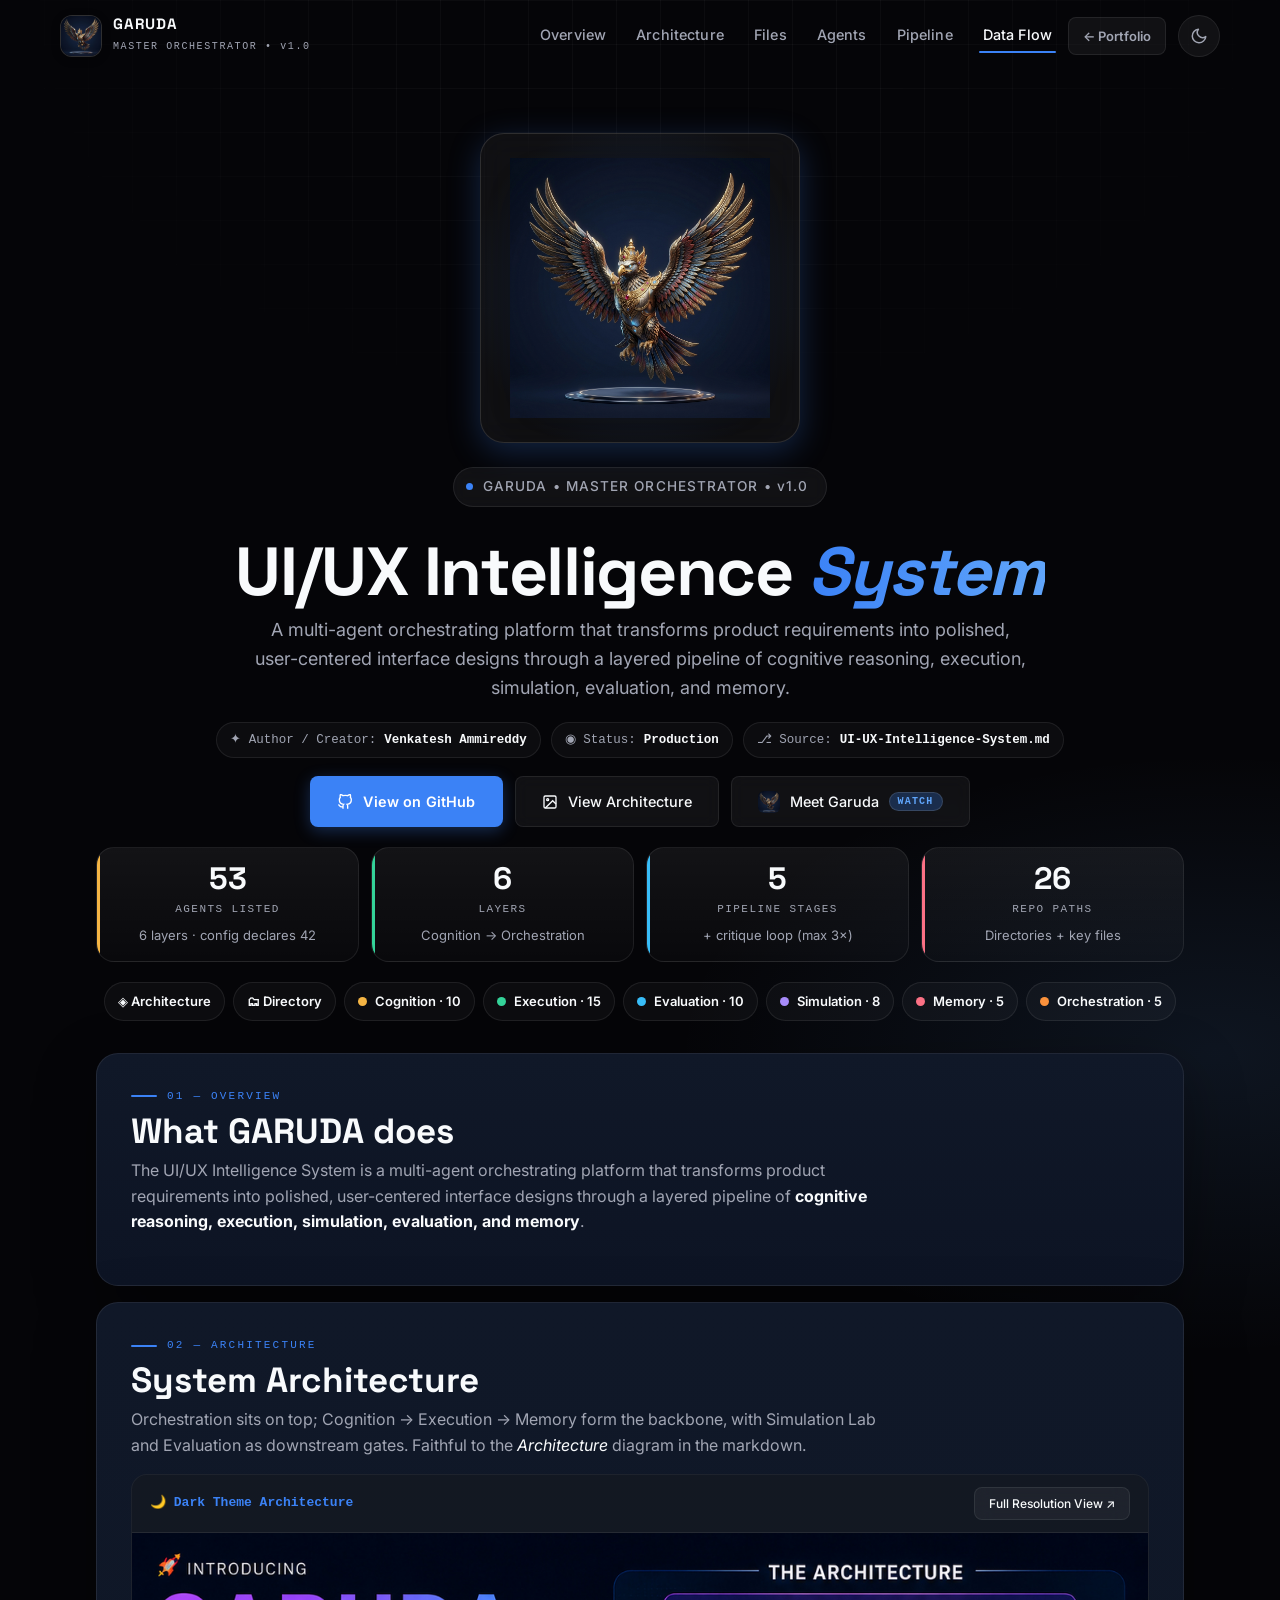
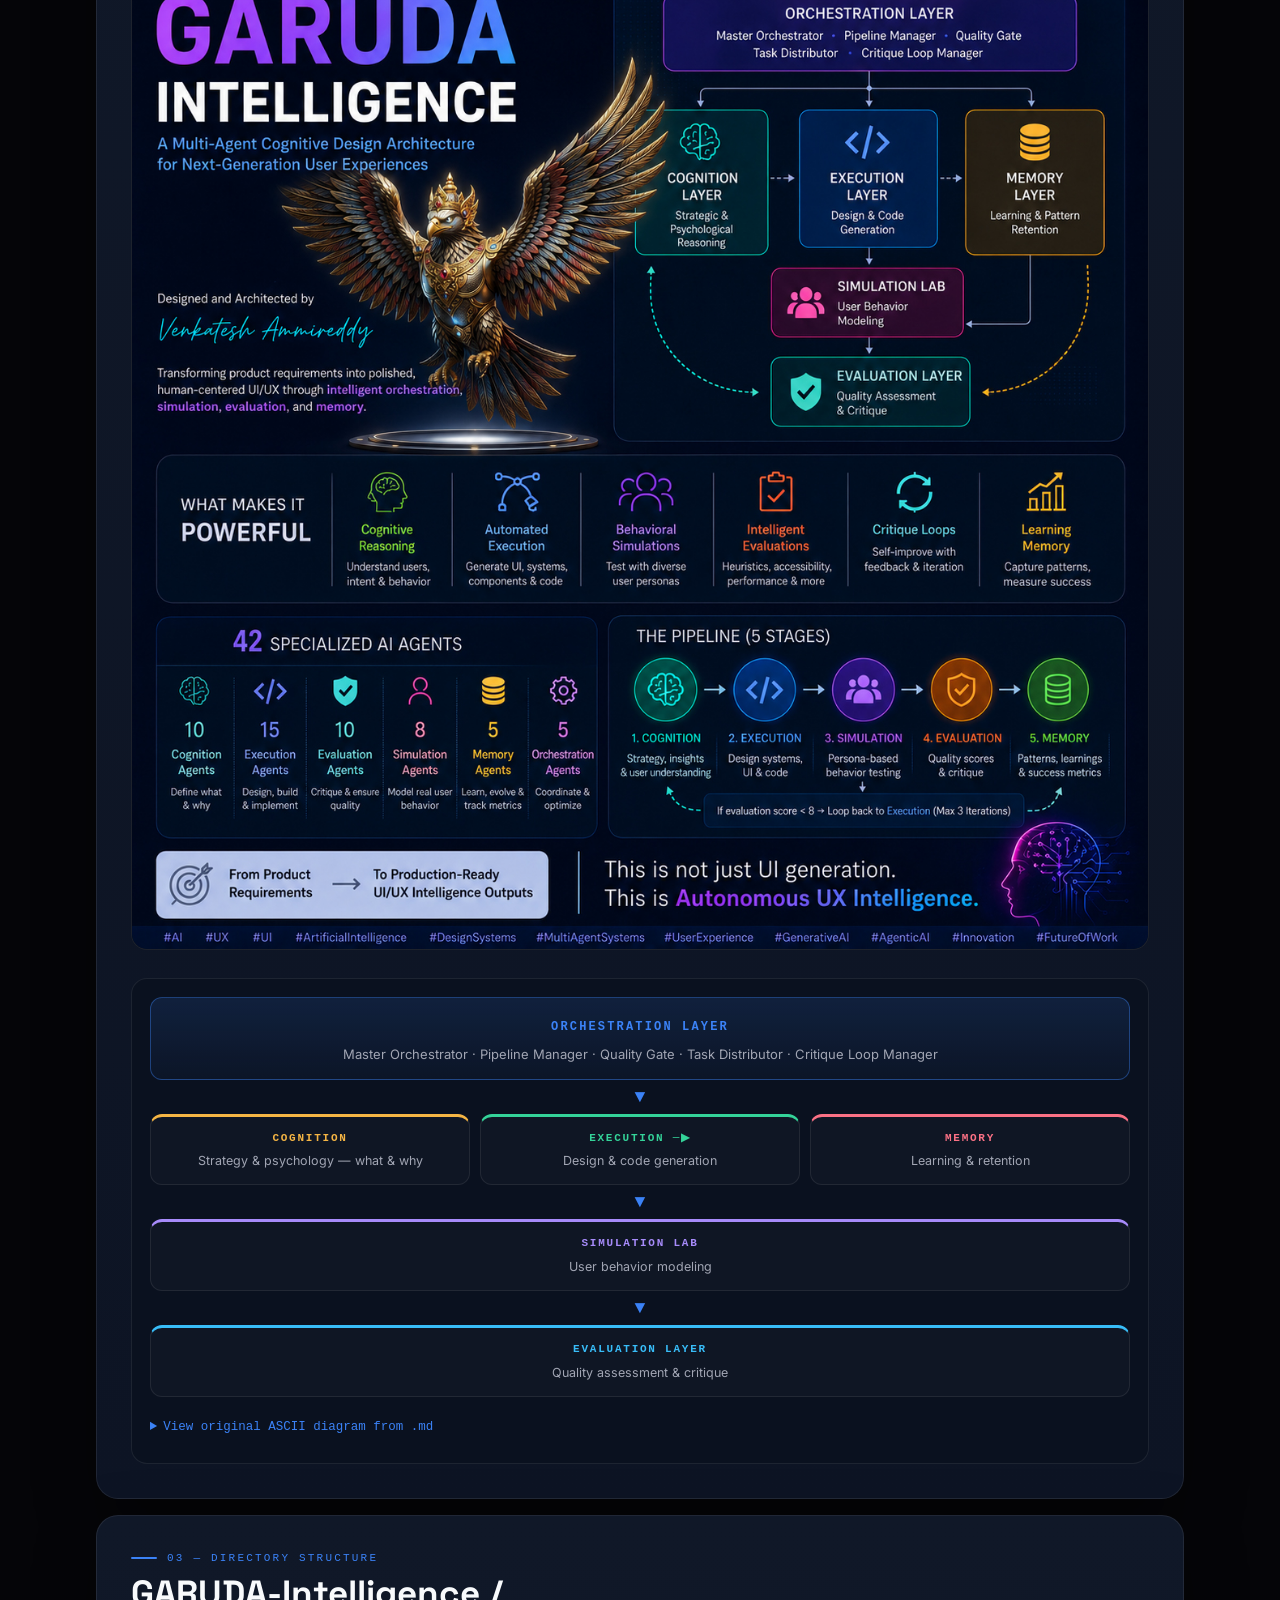
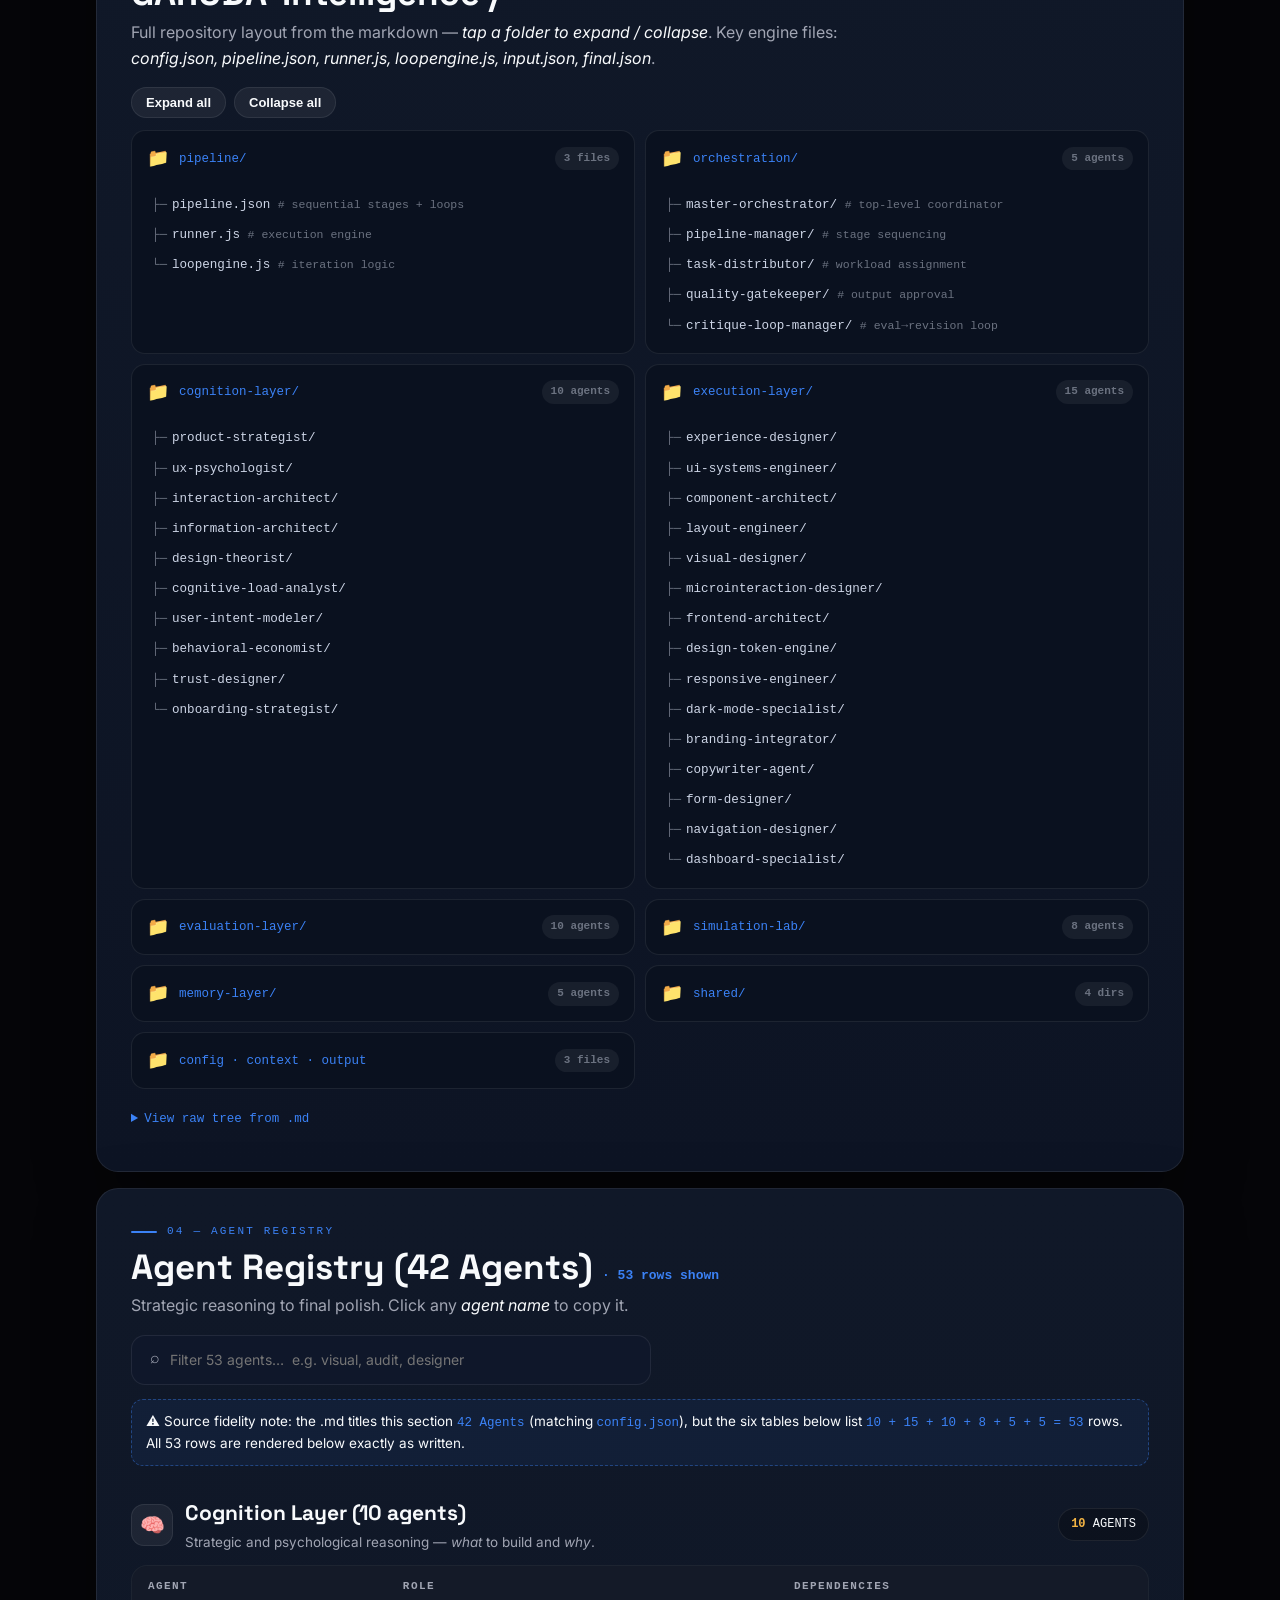
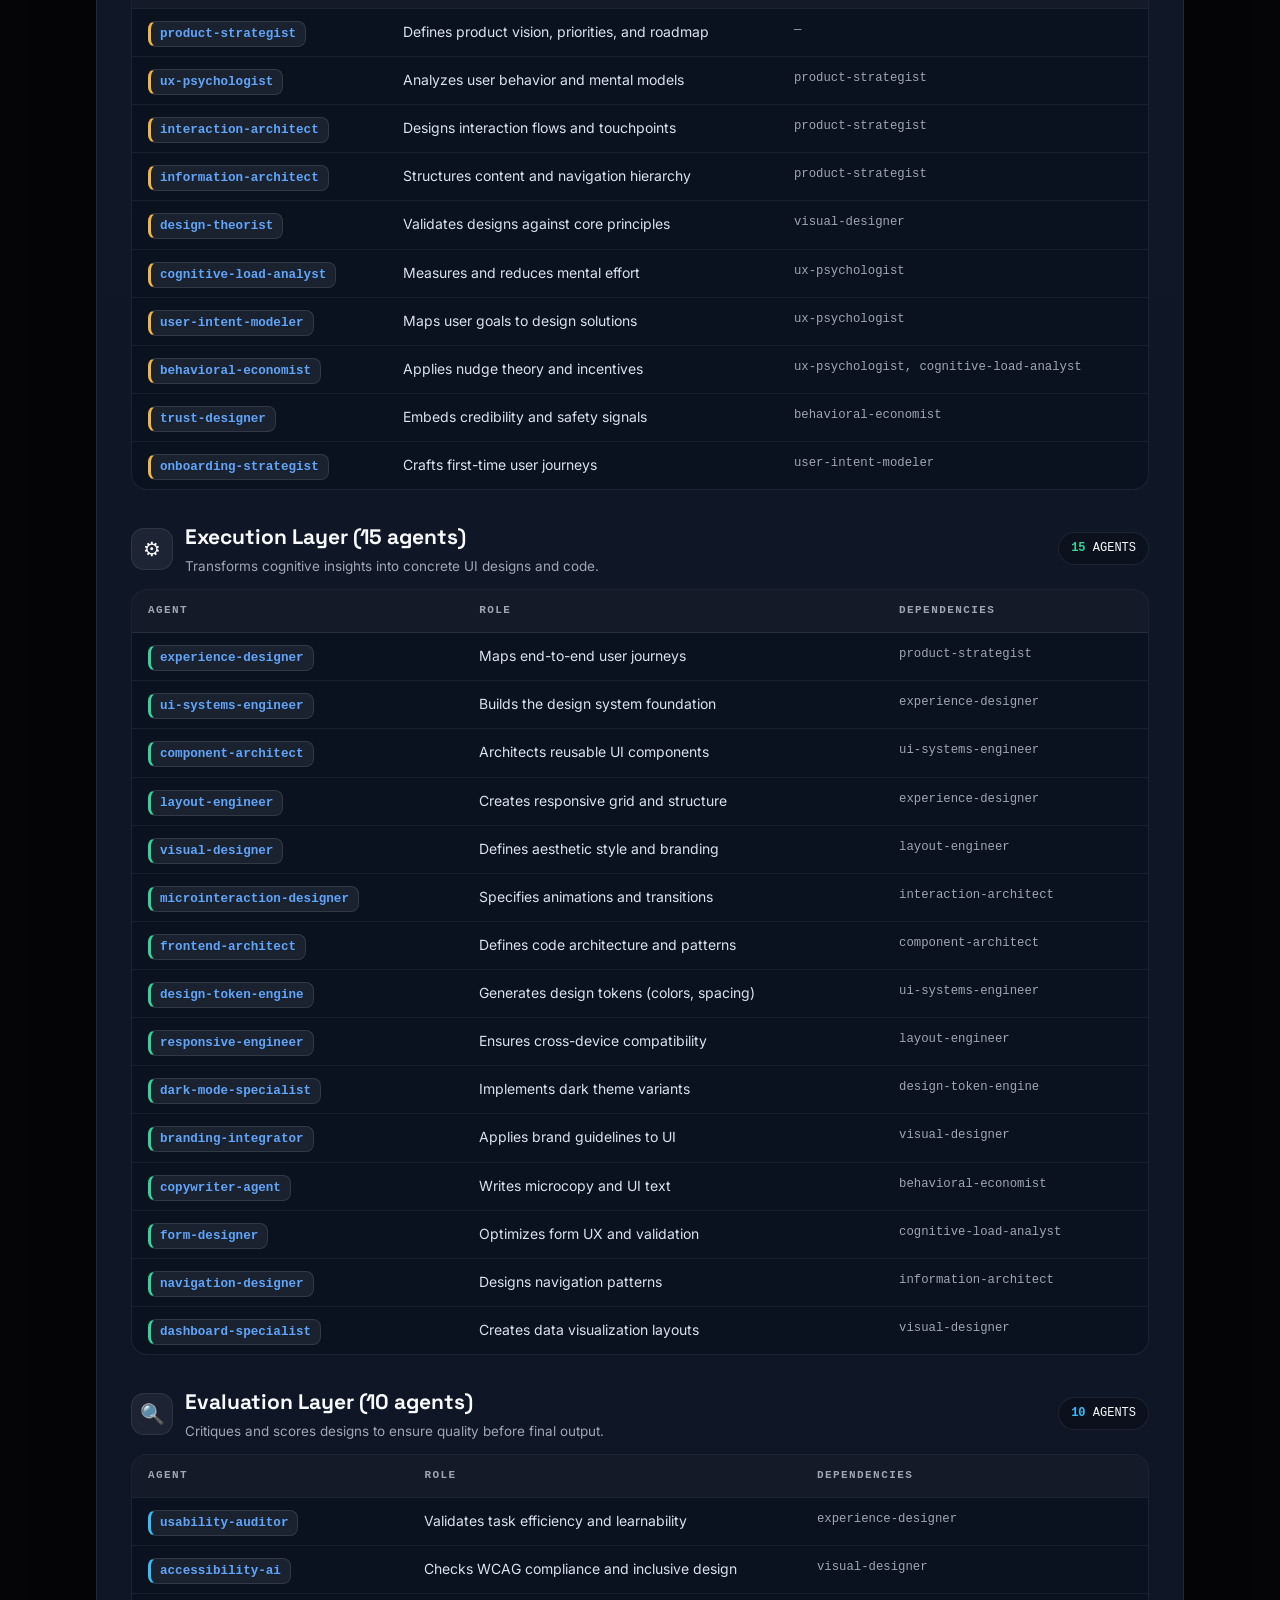
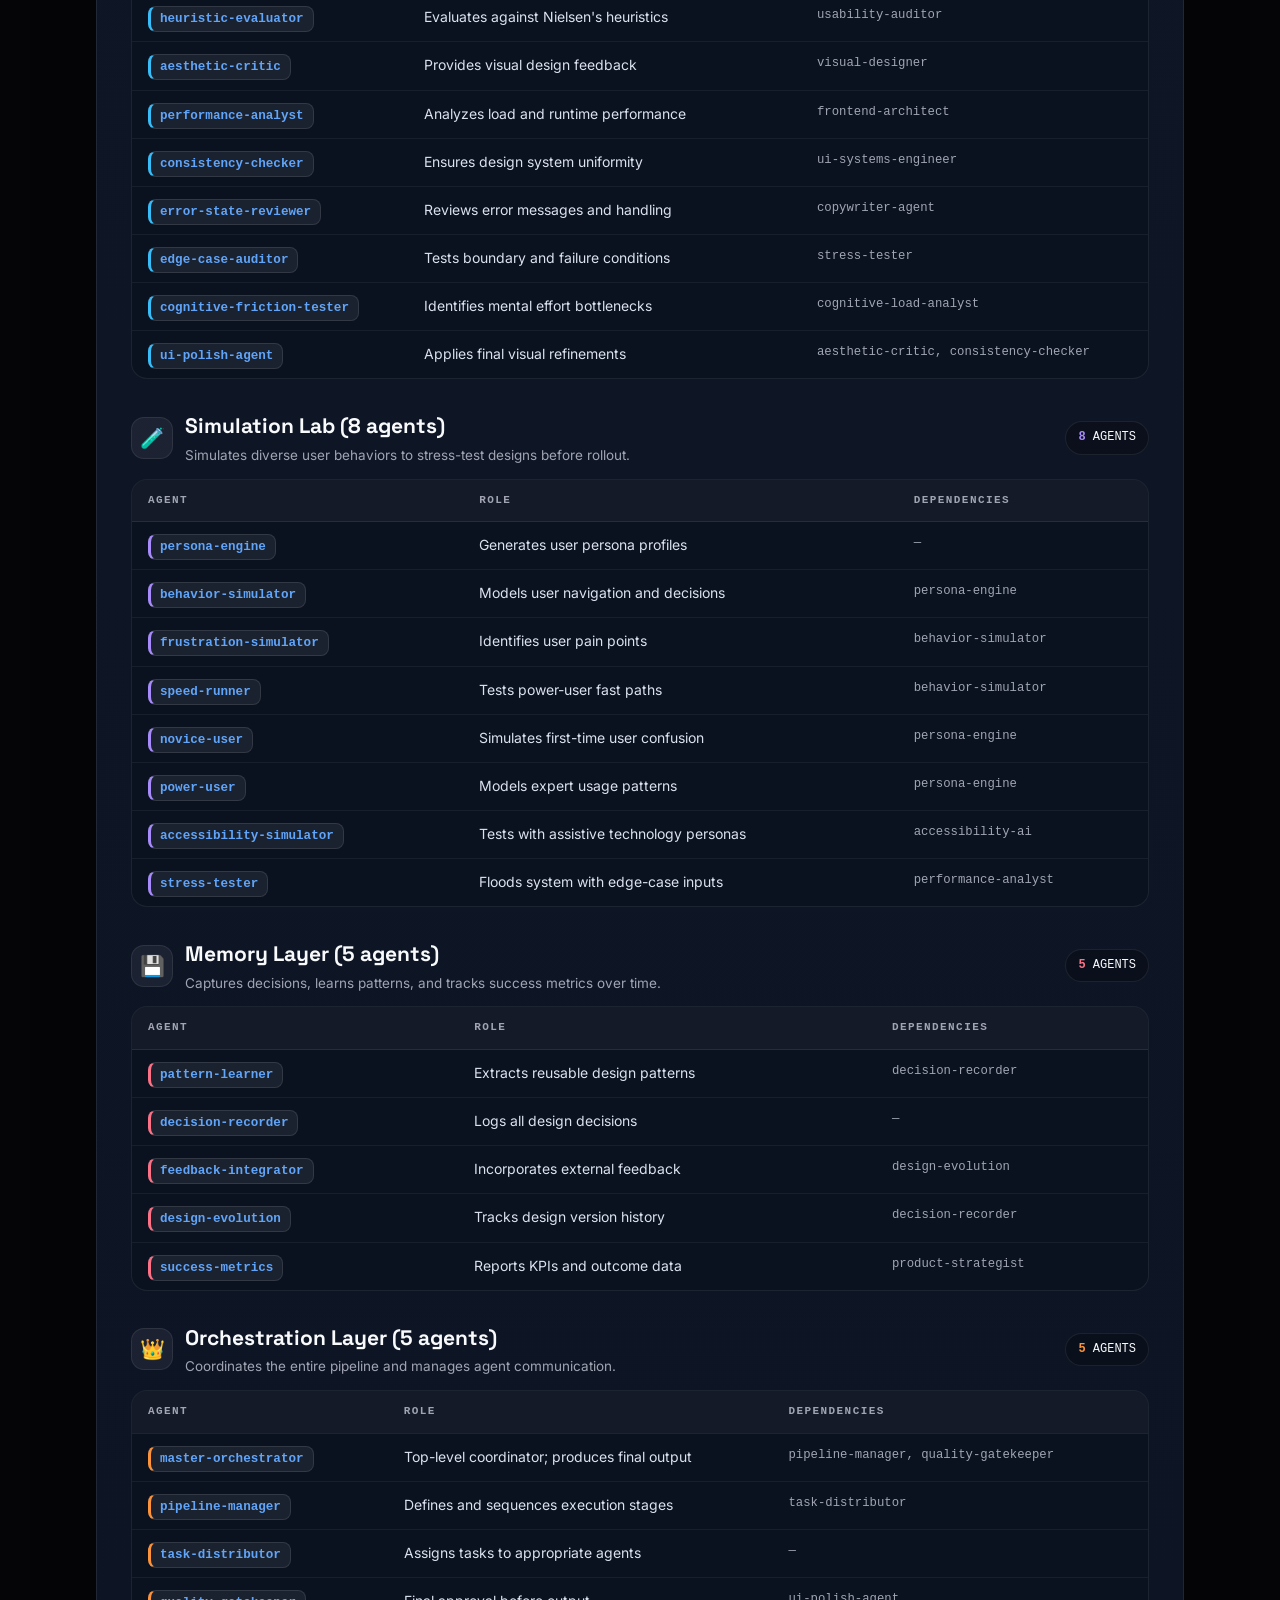
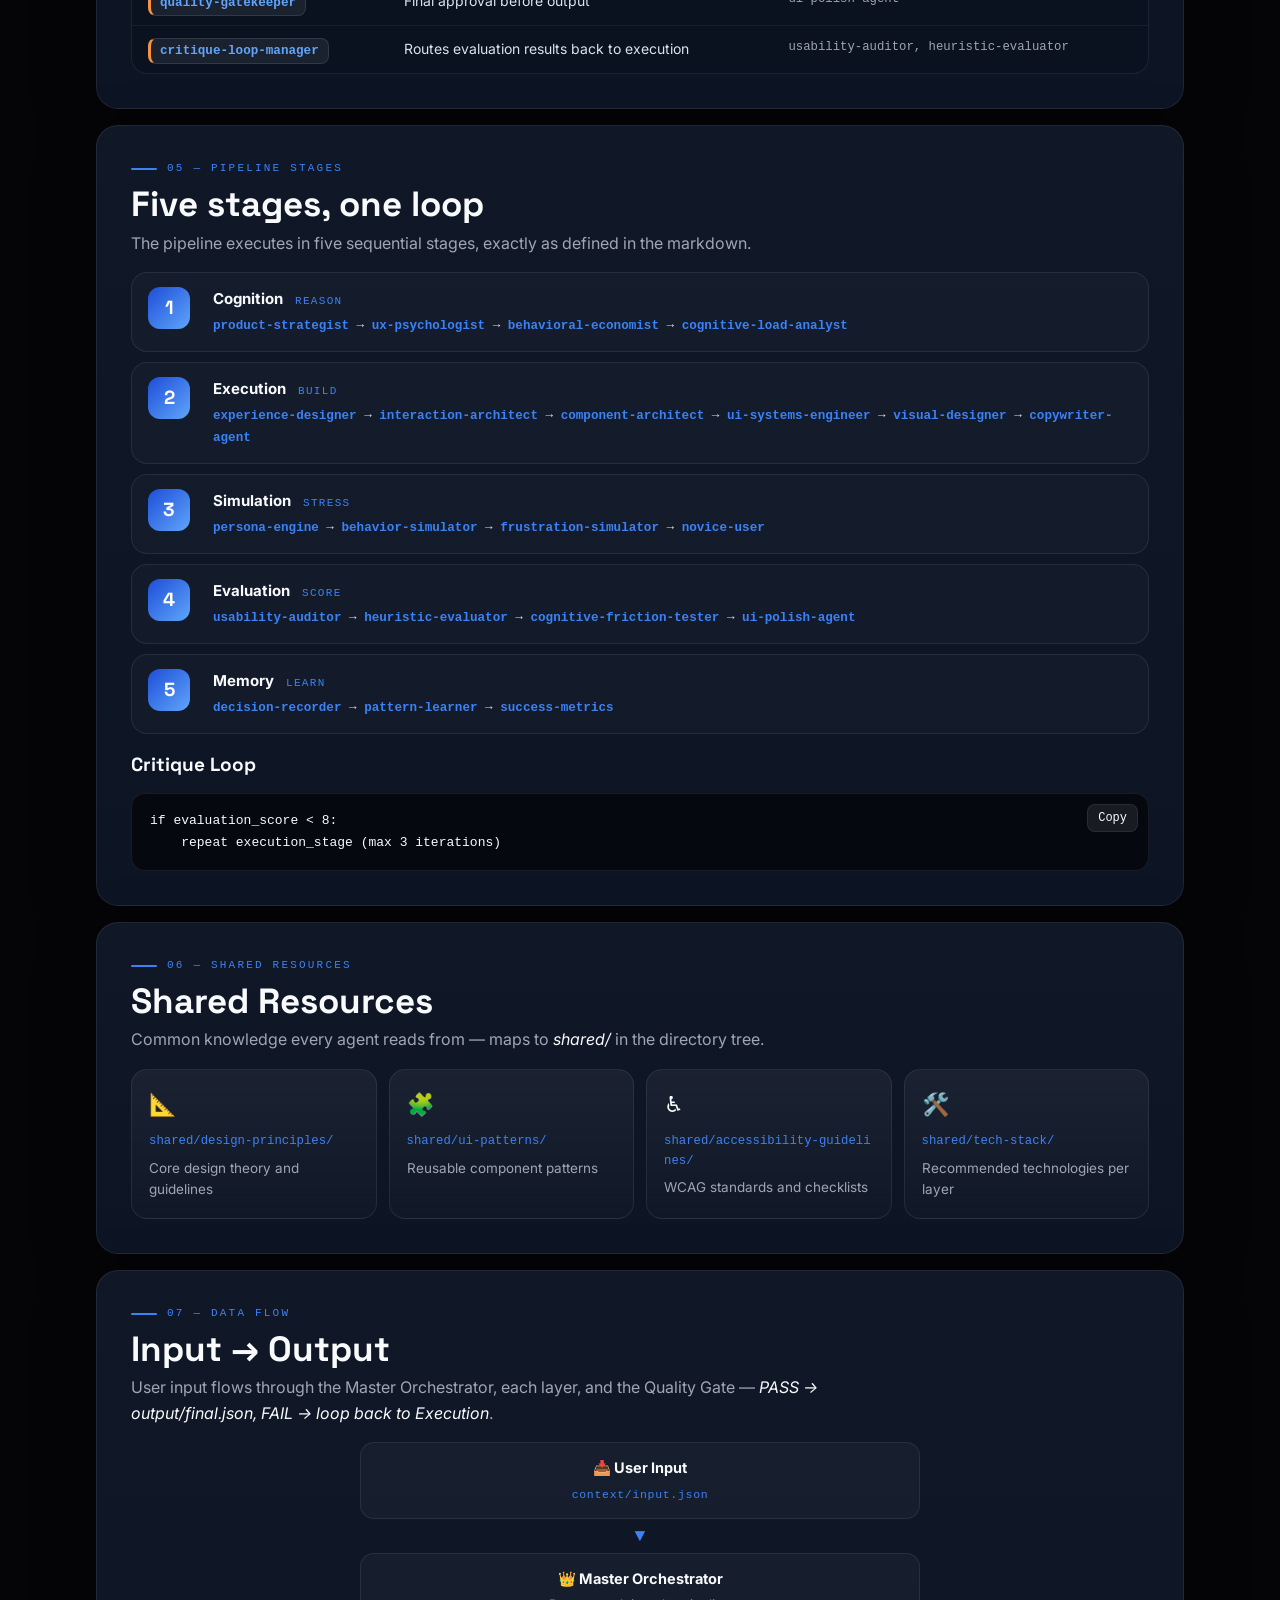
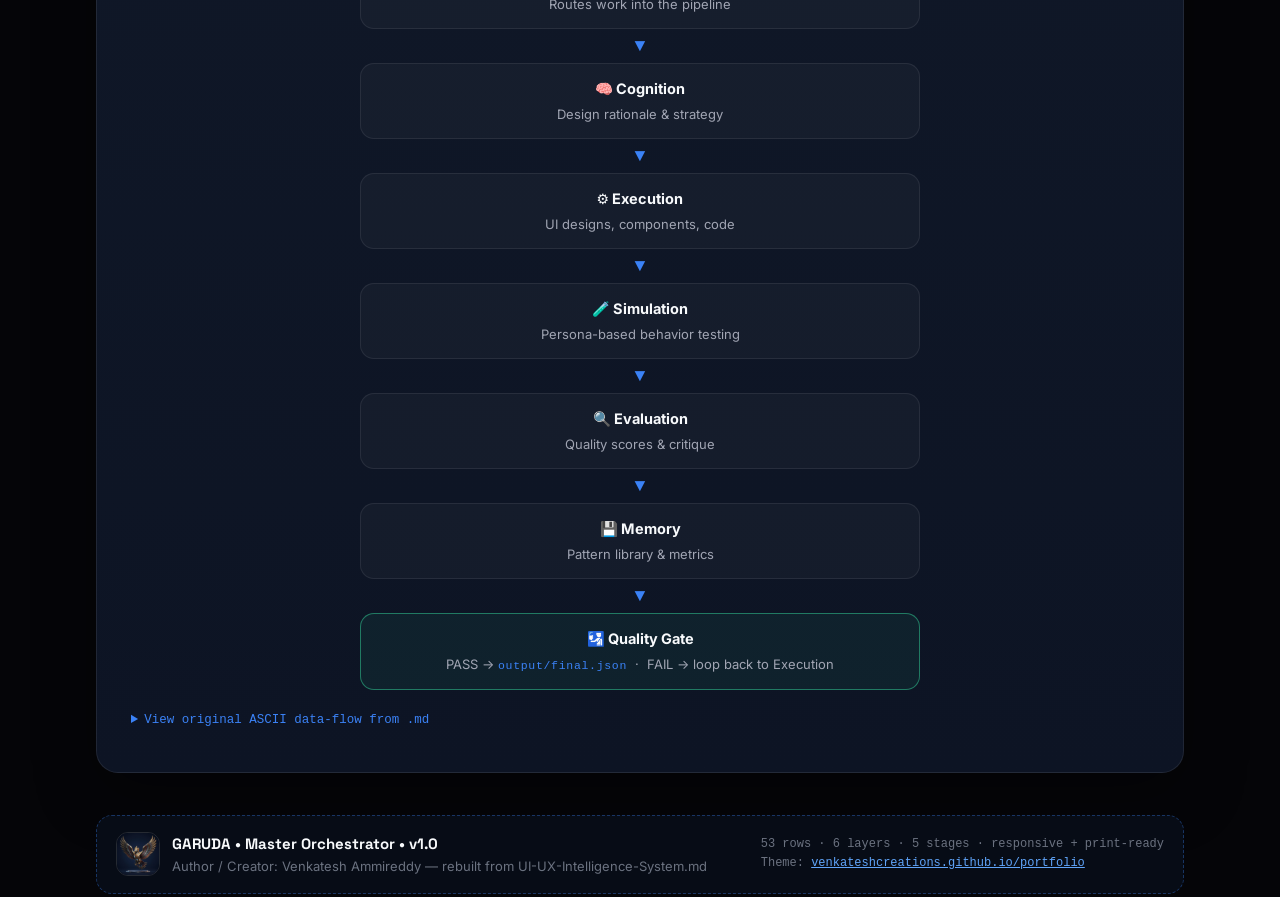
<file: Garuda_Intelligence.html>
<!DOCTYPE html>
<html lang="en" data-theme="dark">
<head>
<meta charset="UTF-8">
<meta name="viewport" content="width=device-width, initial-scale=1.0">
<title>GARUDA • Master Orchestrator v1.0 — UI/UX Intelligence System</title>
<meta name="description" content="GARUDA Master Orchestrator v1.0 by Venkatesh Ammireddy — full UI/UX Intelligence System: architecture, directory structure, 42-agent registry, pipeline, data flow.">
<link rel="icon" type="image/png" href="https://venkateshcreations.github.io/portfolio/images/garuda-icon.png">
<link rel="apple-touch-icon" href="https://venkateshcreations.github.io/portfolio/images/garuda-icon.png">
<meta name="theme-color" content="#0f172a">
<meta property="og:image" content="https://venkateshcreations.github.io/portfolio/images/garuda-icon.png">
<meta property="og:title" content="GARUDA • Master Orchestrator v1.0">
<link rel="preconnect" href="https://fonts.googleapis.com">
<link rel="preconnect" href="https://fonts.gstatic.com" crossorigin>
<link href="https://fonts.googleapis.com/css2?family=Inter:wght@300;400;500;600;700;800;900&family=Space+Grotesk:wght@400;500;600;700&display=swap" rel="stylesheet">
<style>
:root{
  /* Portfolio theme tokens (venkateshcreations.github.io/portfolio) */
  --blue:#3B82F6; --blue-light:#60A5FA; --blue-dark:#1D4ED8; --blue-glow:rgba(59,130,246,.25);
  --bg:#050508; --bg-2:#0A0A12; --bg-card:rgba(255,255,255,.03); --bg-glass:rgba(255,255,255,.05);
  --border:rgba(255,255,255,.08); --border-light:rgba(255,255,255,.12);
  --text-primary:#F8FAFC; --text-secondary:#A1A5B3; --text-muted:#6B7280;
  --header-bg:rgba(5,5,8,.8); --divider:rgba(255,255,255,.06);
  --radius-sm:8px; --radius-md:16px; --radius-lg:24px; --radius-xl:32px;
  --shadow-sm:0 2px 8px rgba(0,0,0,.3); --shadow-md:0 8px 32px rgba(0,0,0,.4);
  --shadow-blue:0 8px 32px var(--blue-glow);
  --transition:.4s cubic-bezier(.16,1,.3,1); --transition-fast:.2s ease;
  /* Local aliases mapped onto portfolio theme */
  --panel:#0A0A12; --line2:var(--border);
  --ink:var(--text-primary); --muted:var(--text-secondary); --dim:var(--text-muted);
  --gold:var(--blue); --gold2:var(--blue-light);
  --mono:ui-monospace,'SF Mono',Menlo,Consolas,monospace;
  --serif:'Space Grotesk','Inter',system-ui,sans-serif;
  --sans:'Inter',system-ui,-apple-system,'Segoe UI',sans-serif;
  --radius:18px;
}
[data-theme="light"]{
  --bg:#FAFAFA; --bg-2:#F3F4F6; --bg-card:rgba(0,0,0,.02); --bg-glass:rgba(255,255,255,.7);
  --border:rgba(0,0,0,.08); --border-light:rgba(0,0,0,.12);
  --text-primary:#0F172A; --text-secondary:#475569; --text-muted:#94A3B8;
  --header-bg:rgba(250,250,250,.85); --divider:rgba(0,0,0,.06);
  --panel:#F3F4F6; --line2:var(--border);
  --ink:var(--text-primary); --muted:var(--text-secondary); --dim:var(--text-muted);
  --blue-glow:rgba(59,130,246,.18);
}
*{box-sizing:border-box}
html{scroll-behavior:smooth;scroll-padding-top:84px}
body{margin:0;font-family:var(--sans);color:var(--ink);line-height:1.6;
  background:radial-gradient(1100px 500px at 15% -5%,var(--blue-glow),transparent 60%),radial-gradient(900px 500px at 95% 10%,rgba(96,165,250,.10),transparent 60%),var(--bg);
  -webkit-font-smoothing:antialiased;transition:background-color .5s ease,color .5s ease}
body::before{content:"";position:fixed;inset:0;background-image:linear-gradient(rgba(255,255,255,.032) 1px,transparent 1px),linear-gradient(90deg,rgba(255,255,255,.032) 1px,transparent 1px);background-size:44px 44px;mask-image:radial-gradient(900px 600px at 50% 0%,black 30%,transparent 75%);pointer-events:none;z-index:0}
.wrap{max-width:1160px;margin:0 auto;padding:0 clamp(16px,4vw,36px);position:relative;z-index:1}
.topbar{position:sticky;top:0;z-index:50;background:transparent;border-bottom:1px solid transparent;transition:background-color .4s ease,border-bottom .4s ease,box-shadow .4s ease}
.topbar.scrolled{background:var(--header-bg);backdrop-filter:blur(20px);-webkit-backdrop-filter:blur(20px);border-bottom:1px solid var(--border);box-shadow:var(--shadow-sm)}
.topbar-inner{display:flex;align-items:center;gap:12px;min-height:72px;padding:8px 0;flex-wrap:wrap}
.brand{display:flex;align-items:center;gap:11px;text-decoration:none;color:inherit}
.mark{width:42px;height:42px;border-radius:12px;display:grid;place-items:center;background:var(--bg-glass);flex:0 0 auto;overflow:hidden;border:1px solid var(--border-light);box-shadow:var(--shadow-sm)}
.mark img{width:100%;height:100%;object-fit:cover;display:block}
.hero-emblem{display:flex;align-items:center;gap:14px;margin-bottom:14px}
.hero-emblem img{width:64px;height:64px;border-radius:18px;object-fit:cover;border:1px solid var(--border-light);box-shadow:var(--shadow-blue)}
.hero-emblem small{font-family:var(--mono);font-size:11px;letter-spacing:.18em;color:var(--muted);display:block}
.foot-brand{display:flex;align-items:center;gap:12px}
.foot-brand img{width:44px;height:44px;border-radius:12px;object-fit:cover;border:1px solid var(--border-light)}
.brand b{font-family:var(--serif);letter-spacing:.06em;font-size:15px;display:block;line-height:1}
.brand small{font-family:var(--mono);font-size:10px;letter-spacing:.16em;color:var(--muted)}
nav.main{display:flex;gap:22px;margin-left:auto;flex-wrap:wrap;align-items:center}
nav.main a{text-decoration:none;font-size:.9rem;font-weight:500;padding:8px 4px 10px;border-radius:0;color:var(--muted);position:relative;letter-spacing:.01em}
nav.main a::after{content:"";position:absolute;bottom:4px;left:0;width:0;height:1.5px;background:var(--blue);transition:width var(--transition);border-radius:4px}
nav.main a:hover,nav.main a.active{background:none;color:var(--ink)}
nav.main a:hover::after,nav.main a.active::after{width:100%}
.theme-toggle{position:relative;width:42px;height:42px;display:inline-flex;align-items:center;justify-content:center;border-radius:50%;background:var(--bg-glass);border:1px solid var(--border);cursor:pointer;transition:background var(--transition-fast),transform .2s;flex:0 0 auto}
.theme-toggle:hover{background:rgba(107,114,128,.15);transform:scale(1.05)}
.theme-toggle svg{width:18px;height:18px;color:var(--muted)}
.backlink{display:inline-flex;align-items:center;gap:8px;font-size:13px;font-weight:600;color:var(--muted);text-decoration:none;border:1px solid var(--border);border-radius:8px;padding:8px 14px;background:var(--bg-glass);white-space:nowrap}
.backlink:hover{border-color:var(--blue);color:var(--ink);background:var(--blue-glow)}
.cta-row{display:flex;flex-wrap:wrap;gap:12px;margin:4px 0 20px}
.btn-primary{display:inline-flex;align-items:center;gap:10px;padding:13px 26px;background:var(--blue);color:#fff;font-size:.9rem;font-weight:600;border-radius:8px;border:1px solid transparent;text-decoration:none;letter-spacing:.01em;box-shadow:0 4px 16px rgba(59,130,246,.3);transition:background var(--transition-fast),transform .2s,box-shadow .2s}
.btn-primary svg{width:16px;height:16px;transition:transform .2s}
.btn-primary:hover{background:var(--blue-dark);transform:translateY(-1px);box-shadow:0 8px 24px rgba(59,130,246,.4);color:#fff}
.btn-ghost{display:inline-flex;align-items:center;gap:10px;padding:13px 26px;border:1px solid var(--border);color:var(--ink);font-size:.9rem;font-weight:500;border-radius:8px;background:var(--bg-glass);backdrop-filter:blur(8px);text-decoration:none;cursor:pointer;font-family:inherit;transition:border-color var(--transition-fast),background var(--transition-fast),transform .2s}
.btn-ghost:hover{border-color:var(--blue);background:var(--blue-glow);transform:translateY(-1px)}
.btn-ghost svg{width:16px;height:16px}
.mgb-icon{width:22px;height:22px;border-radius:6px;object-fit:cover}
.mgb-badge{font-family:var(--mono);font-size:10px;font-weight:600;letter-spacing:.12em;background:var(--blue-glow);border:1px solid var(--border-light);color:var(--blue-light);padding:3px 8px;border-radius:100px}
[data-theme="light"] .mgb-badge{color:var(--blue-dark)}
.modal{position:fixed;inset:0;z-index:9000;display:flex;align-items:center;justify-content:center;padding:24px;opacity:0;pointer-events:none;transition:opacity .4s ease}
.modal.open{opacity:1;pointer-events:all}
.modal-backdrop{position:absolute;inset:0;background:rgba(0,0,0,.85);backdrop-filter:blur(12px);-webkit-backdrop-filter:blur(12px)}
.modal-content{position:relative;z-index:1;background:var(--bg-2);border:1px solid var(--border);border-radius:24px;overflow:hidden;max-width:860px;width:100%;box-shadow:0 24px 64px rgba(0,0,0,.5);transform:scale(.95) translateY(20px);transition:transform .4s cubic-bezier(.16,1,.3,1)}
.modal.open .modal-content{transform:scale(1) translateY(0)}
.modal-close{position:absolute;top:14px;right:14px;z-index:10;width:36px;height:36px;display:flex;align-items:center;justify-content:center;background:var(--bg-glass);border:1px solid var(--border);border-radius:50%;cursor:pointer;color:var(--ink)}
.modal-close:hover{background:rgba(239,68,68,.15)}
.modal-close svg{width:16px;height:16px}
.video-head{display:flex;align-items:center;gap:12px;padding:20px 22px 0}
.video-head img{width:44px;height:44px;border-radius:12px;object-fit:cover}
.video-head b{display:block;font-family:var(--serif);font-size:17px}
.video-head small{color:var(--muted);font-size:12.5px}
.video-wrap{padding:18px 22px 24px}
.video-wrap iframe{width:100%;aspect-ratio:16/9;border:0;border-radius:14px;background:#000}
.searchbox{display:flex;align-items:center;gap:8px;background:#0f172a;border:1px solid var(--line2);border-radius:999px;padding:7px 12px;min-width:190px}
.searchbox input{background:transparent;border:0;outline:0;color:var(--ink);font:inherit;font-size:13px;width:100%}
.reg-search{min-width:0;width:100%;max-width:520px;padding:11px 18px;margin:0 0 14px;border-radius:14px}
.reg-search input{font-size:14px}
.burger{display:none;margin-left:auto;background:none;border:1px solid var(--line2);color:var(--ink);border-radius:10px;padding:8px 11px;font-size:17px;cursor:pointer}
.hero{padding:clamp(30px,5vw,60px) 0 10px}
.ascii{background:#05080f;border:1px solid var(--line2);border-radius:14px;padding:16px;overflow-x:auto;margin:0 0 16px}
.ascii pre{margin:0;font-family:var(--mono);font-size:11px;line-height:1.35;color:var(--gold);white-space:pre}
.eyebrow{display:inline-flex;align-items:center;gap:10px;font-family:var(--sans);font-size:.85rem;font-weight:500;letter-spacing:.08em;color:var(--muted);background:var(--bg-glass);border:1px solid var(--border);padding:8px 18px 8px 12px;border-radius:100px;backdrop-filter:blur(8px)}
.eyebrow i{width:7px;height:7px;border-radius:50%;background:var(--blue);display:inline-block;animation:pulse 2s infinite}
@keyframes pulse{50%{opacity:.25}}
h1.hero-title{font-family:var(--serif);font-weight:900;font-size:clamp(36px,6vw,68px);line-height:.96;letter-spacing:-.02em;margin:16px 0 10px}
h1.hero-title em{font-style:italic;background:linear-gradient(90deg,var(--gold),var(--gold2));-webkit-background-clip:text;background-clip:text;color:transparent}
.lede{max-width:780px;color:var(--muted);font-size:clamp(15px,2vw,18px);margin:0}
.meta-row{display:flex;flex-wrap:wrap;gap:10px;margin:18px 0}
.meta{display:inline-flex;align-items:center;gap:8px;border:1px solid var(--line2);background:rgba(255,255,255,.03);border-radius:999px;padding:7px 13px;font-family:var(--mono);font-size:12.5px;color:var(--muted)}
.meta strong{color:var(--ink)}
.stats{display:grid;grid-template-columns:repeat(4,1fr);gap:12px;margin:8px 0 20px}
.stat{background:linear-gradient(180deg,rgba(255,255,255,.06),rgba(255,255,255,.02));border:1px solid var(--line2);border-radius:var(--radius);padding:15px 17px;position:relative;overflow:hidden}
.stat::after{content:"";position:absolute;left:0;top:0;bottom:0;width:3px;background:var(--accent,var(--gold))}
.stat b{font-family:var(--serif);font-size:31px;line-height:1;display:block}
.stat span{font-family:var(--mono);font-size:11px;letter-spacing:.13em;color:var(--muted);text-transform:uppercase}
.stat p{margin:5px 0 0;font-size:13px;color:var(--muted)}
.jump{display:flex;flex-wrap:wrap;gap:8px;margin:0 0 6px}
.jump a{text-decoration:none;font-size:13px;font-weight:600;border:1px solid var(--line2);border-radius:999px;padding:8px 13px;display:inline-flex;align-items:center;gap:8px;background:rgba(255,255,255,.03);color:inherit}
.jump a:hover{border-color:var(--gold);transform:translateY(-1px)}
.dot{width:9px;height:9px;border-radius:50%;display:inline-block;flex:0 0 auto}
section.block{background:linear-gradient(180deg,#101828 0%,#0d1424 100%);border:1px solid var(--line2);border-radius:22px;padding:clamp(20px,3.5vw,34px);margin:16px 0;box-shadow:0 20px 60px rgba(0,0,0,.35)}
.kicker{font-family:var(--mono);font-size:11px;letter-spacing:.2em;color:var(--gold);text-transform:uppercase;display:flex;align-items:center;gap:10px;margin:0 0 8px}
.kicker::before{content:"";width:26px;height:2px;background:var(--gold);display:inline-block;border-radius:2px}
h2{font-family:var(--serif);font-size:clamp(25px,3.4vw,35px);line-height:1.05;margin:0 0 8px}
.sub{color:var(--muted);max-width:75ch;margin:0 0 16px}
.sub em,.sub strong{color:var(--ink)}
.note{border:1px dashed rgba(59,130,246,.4);background:rgba(59,130,246,.07);border-radius:12px;padding:11px 14px;font-size:13.5px;color:var(--ink);margin:0 0 16px}
.note code{font-family:var(--mono);font-size:12.5px;color:var(--gold)}
/* Architecture visual */
.arch{background:#0a111f;border:1px solid var(--line2);border-radius:16px;padding:18px;display:flex;flex-direction:column;align-items:center;gap:0}
.arch-top{width:100%;text-align:center;border:1px solid rgba(59,130,246,.4);background:linear-gradient(180deg,rgba(59,130,246,.14),rgba(59,130,246,.04));border-radius:12px;padding:14px}
.arch-top b{font-family:var(--mono);font-size:12px;letter-spacing:.18em;color:var(--gold)}
.arch-top p{margin:6px 0 0;font-size:13px;color:var(--muted)}
.arrow{font-family:var(--mono);color:var(--gold);font-size:18px;line-height:1;padding:8px 0}
.arch-mid{display:grid;grid-template-columns:1fr 1fr 1fr;gap:10px;width:100%}
.arch-card{border:1px solid var(--line2);border-radius:12px;padding:13px;text-align:center;background:rgba(255,255,255,.025)}
.arch-card b{font-family:var(--mono);font-size:11px;letter-spacing:.16em;display:block;margin-bottom:4px}
.arch-card p{margin:0;font-size:12.5px;color:var(--muted)}
details.raw{margin-top:12px;width:100%}
details.raw summary{cursor:pointer;font-family:var(--mono);font-size:12.5px;color:var(--gold);padding:8px 0}
details.raw pre{background:#05080f;border:1px solid var(--line2);border-radius:12px;padding:16px;overflow-x:auto;font-family:var(--mono);font-size:12px;line-height:1.6;color:#d6dcea;margin:0}
/* Directory tree */
.tree-tools{display:flex;flex-wrap:wrap;gap:8px;margin-bottom:12px}
.tree-tools button{background:rgba(255,255,255,.06);border:1px solid var(--line2);color:var(--ink);border-radius:999px;padding:7px 14px;font-size:13px;font-weight:600;cursor:pointer}
.tree-tools button:hover{border-color:var(--gold)}
.tree{display:grid;grid-template-columns:1fr 1fr;gap:10px}
.folder{border:1px solid var(--line2);border-radius:14px;background:#0a111f;overflow:hidden}
.folder>summary{list-style:none;cursor:pointer;padding:13px 15px;display:flex;align-items:center;gap:10px;font-weight:700;font-size:14px}
.folder>summary::-webkit-details-marker{display:none}
.folder>summary:hover{background:rgba(59,130,246,.06)}
.folder>summary .fi{font-size:18px}
.folder>summary code{font-family:var(--mono);font-size:12.5px;color:var(--gold);font-weight:500}
.folder>summary .n{margin-left:auto;font-family:var(--mono);font-size:11px;color:var(--dim);background:rgba(255,255,255,.06);padding:3px 9px;border-radius:999px}
.folder ul{margin:0;padding:4px 8px 12px 18px;list-style:none}
.folder li{font-family:var(--mono);font-size:12.6px;color:#cdd5e6;padding:5px 10px 5px 22px;position:relative;border-radius:8px}
.folder li::before{content:"├─";position:absolute;left:2px;color:var(--dim)}
.folder li:last-child::before{content:"└─"}
.folder li:hover{background:rgba(59,130,246,.08)}
.folder li span.c{color:var(--dim);font-size:11.5px}
/* Registry */
.layer-head{display:flex;flex-wrap:wrap;align-items:center;gap:12px;margin:30px 0 12px;scroll-margin-top:90px}
.layer-icon{width:42px;height:42px;border-radius:13px;display:grid;place-items:center;font-size:20px;background:rgba(255,255,255,.06);border:1px solid var(--line2)}
.layer-head h3{font-family:var(--serif);font-size:21px;margin:0}
.layer-head p{margin:2px 0 0;color:var(--muted);font-size:13.5px;flex-basis:100%}
.count{margin-left:auto;font-family:var(--mono);font-size:12px;border:1px solid var(--line2);padding:6px 12px;border-radius:999px;background:rgba(0,0,0,.25);white-space:nowrap}
.count strong{color:var(--layer,var(--gold))}
.table-shell{border:1px solid var(--line2);border-radius:16px;overflow:hidden;background:#0a111f}
.table-scroll{overflow-x:auto}
table{width:100%;border-collapse:collapse;font-size:14px;min-width:620px}
thead th{text-align:left;font-family:var(--mono);font-size:11px;letter-spacing:.13em;text-transform:uppercase;color:var(--muted);background:rgba(255,255,255,.04);padding:12px 16px;border-bottom:1px solid var(--line2);white-space:nowrap}
tbody td{padding:12px 16px;border-bottom:1px solid rgba(255,255,255,.06);vertical-align:top}
tbody tr:last-child td{border-bottom:0}
tbody tr:hover{background:rgba(59,130,246,.05)}
code.agent{font-family:var(--mono);font-size:12.6px;font-weight:600;background:rgba(255,255,255,.07);border:1px solid rgba(255,255,255,.1);padding:5px 9px;border-radius:8px;color:var(--blue-light);cursor:pointer;border-left:3px solid var(--layer,var(--gold));white-space:nowrap}
code.agent:hover{background:rgba(59,130,246,.18)}
td.role-cell{color:#dbe1ee}
td.dep{font-family:var(--mono);font-size:12.3px;color:var(--muted)}
tr.hidden{display:none!important}
.empty{display:none;text-align:center;padding:22px;color:var(--muted);font-family:var(--mono);font-size:13px}
/* Pipeline + flow */
.stages{display:grid;gap:10px;margin:14px 0}
.stage{display:grid;grid-template-columns:52px 1fr;gap:13px;border:1px solid var(--line2);border-radius:16px;padding:14px 16px;background:rgba(255,255,255,.025)}
.stage:hover{border-color:rgba(59,130,246,.4)}
.num{width:42px;height:42px;border-radius:12px;display:grid;place-items:center;font-family:var(--serif);font-weight:700;font-size:19px;background:linear-gradient(135deg,var(--blue-dark),var(--blue-light));color:#fff}
.stage h4{margin:0 0 4px;font-size:15px}
.stage h4 span{font-family:var(--mono);font-weight:400;font-size:11px;color:var(--gold);letter-spacing:.12em;margin-left:8px}
.flow{font-family:var(--mono);font-size:12.6px;color:#d6dcea;line-height:1.75;word-break:break-word}
.flow b{color:var(--gold);font-weight:600}
.codeblock{background:#05080f;border:1px solid var(--line2);border-radius:14px;padding:16px 18px;overflow-x:auto;position:relative;margin-top:12px}
.codeblock pre{margin:0;font-family:var(--mono);font-size:13px;line-height:1.7;color:var(--ink)}
.codeblock .copy{position:absolute;top:10px;right:10px;background:rgba(255,255,255,.08);border:1px solid var(--line2);color:var(--ink);border-radius:8px;padding:6px 10px;font-family:var(--mono);font-size:12px;cursor:pointer}
.res-grid{display:grid;grid-template-columns:repeat(4,1fr);gap:12px}
.res{border:1px solid var(--line2);border-radius:16px;padding:17px;background:linear-gradient(180deg,rgba(255,255,255,.05),rgba(255,255,255,.015))}
.res:hover{transform:translateY(-2px);border-color:rgba(59,130,246,.45)}
.res code{display:block;font-family:var(--mono);font-size:12.3px;color:var(--gold);margin:10px 0 6px;word-break:break-all}
.res p{margin:0;font-size:13.5px;color:var(--muted)}
/* Data flow */
.dflow{display:flex;flex-direction:column;align-items:center;gap:0;margin-top:8px}
.dnode{width:100%;max-width:560px;border:1px solid var(--line2);border-radius:14px;background:rgba(255,255,255,.03);padding:13px 16px;text-align:center}
.dnode b{display:block;font-size:14.5px}
.dnode small{font-family:var(--mono);font-size:11.5px;color:var(--gold);letter-spacing:.06em}
.dnode p{margin:4px 0 0;font-size:13px;color:var(--muted)}
.dnode.gate{border-color:rgba(52,211,153,.5);background:rgba(52,211,153,.07)}
.garuda-desktop-image {
  position: absolute;
  right: -2%;
  top: -20px;
  width: 480px;
  height: auto;
  opacity: 0.14;
  pointer-events: none;
  z-index: 0;
  mix-blend-mode: screen;
  mask-image: radial-gradient(circle at center, black 30%, transparent 70%);
  -webkit-mask-image: radial-gradient(circle at center, black 30%, transparent 70%);
}
.garuda-desktop-image img {
  width: 100%;
  height: auto;
  object-fit: contain;
  filter: grayscale(10%) contrast(120%) brightness(1.2);
}
[data-theme="light"] .garuda-desktop-image {
  mix-blend-mode: multiply;
  opacity: 0.16;
}
[data-theme="light"] .garuda-desktop-image img {
  filter: contrast(110%);
}
.hero-layout {
  display: grid;
  grid-template-columns: 1fr 340px;
  gap: 32px;
  align-items: center;
  margin-bottom: 24px;
}
.garuda-hero-image-wrap {
  position: relative;
  display: flex;
  justify-content: center;
  align-items: center;
  padding: 24px;
  border: 1px solid var(--border-light);
  border-radius: var(--radius-lg);
  background: var(--bg-glass);
  backdrop-filter: blur(16px);
  -webkit-backdrop-filter: blur(16px);
  box-shadow: var(--shadow-blue);
  overflow: hidden;
}
.garuda-hero-image-wrap::before {
  content: "";
  position: absolute;
  inset: -20px;
  background: radial-gradient(circle at center, var(--blue-glow), transparent 70%);
  pointer-events: none;
}
.garuda-hero-image-wrap img {
  position: relative;
  z-index: 1;
  width: 100%;
  max-width: 260px;
  height: auto;
  object-fit: contain;
  filter: drop-shadow(0 12px 28px rgba(0, 0, 0, 0.4));
  transition: transform 0.4s ease;
}
.garuda-hero-image-wrap:hover img {
  transform: scale(1.05);
}
.arch-card-item:hover {
  border-color: var(--blue) !important;
  transform: translateY(-2px);
}
@media (max-width: 960px) {
  .garuda-desktop-image { display: none; }
  .hero-layout { grid-template-columns: 1fr; }
  .garuda-hero-image-wrap { max-width: 300px; margin: 0 auto; }
}
footer{padding:26px 0 44px;color:var(--dim);font-size:13px}
.foot-card{border:1px dashed rgba(59,130,246,.35);border-radius:16px;padding:16px 19px;display:flex;flex-wrap:wrap;gap:10px;align-items:center;justify-content:space-between;background:rgba(59,130,246,.06)}
.foot-card b{font-family:var(--serif);font-size:15px;color:var(--ink)}
@media (max-width:960px){
  .stats{grid-template-columns:repeat(2,1fr)}
  .res-grid{grid-template-columns:repeat(2,1fr)}
  .tree{grid-template-columns:1fr}
  .topbar-inner{row-gap:6px}
  nav.main{display:none;width:100%;order:6;flex-direction:column;align-items:stretch;gap:2px;margin:2px 0 10px;padding:8px;background:var(--bg-glass);border:1px solid var(--border);border-radius:14px;backdrop-filter:blur(20px);-webkit-backdrop-filter:blur(20px);box-shadow:var(--shadow-md)}
  nav.main.open{display:flex;animation:menuIn .22s ease}
  @keyframes menuIn{from{opacity:0;transform:translateY(-6px)}to{opacity:1;transform:none}}
  nav.main a{padding:12px 14px;border-radius:10px;font-size:14px}
  nav.main a::after{display:none}
  nav.main a:hover,nav.main a.active{background:var(--blue-glow)}
  .burger{display:inline-flex;align-items:center;justify-content:center;width:42px;height:42px;font-size:19px}
  .searchbox{flex:1;min-width:150px}
}
@media (max-width:640px){
  .topbar-inner{gap:8px}
  .brand small{font-size:9px}
  .backlink{font-size:12px;padding:7px 10px}
  .theme-toggle{width:38px;height:38px}
  .burger{width:38px;height:38px}
  .cta-row .btn-primary,.cta-row .btn-ghost{flex:1 1 100%;justify-content:center}
  section.block{border-radius:16px}
  .arch-mid{grid-template-columns:1fr}
  thead{display:none}table{min-width:0}
  table,tbody,tr,td{display:block;width:100%}
  tbody tr{border-bottom:1px solid var(--line2);padding:6px 0}
  tbody td{border:0;padding:5px 16px}
  td.agent-cell{padding-top:13px}
  td.dep::before{content:"Depends on · ";font-family:var(--sans);font-size:11px;letter-spacing:.08em;text-transform:uppercase;color:var(--dim)}
  .stage{grid-template-columns:40px 1fr}
  .res-grid{grid-template-columns:1fr}
  .stats{grid-template-columns:1fr 1fr}
  .stat b{font-size:25px}
  .ascii pre{font-size:8.5px}
}
[data-theme="light"] section.block{background:linear-gradient(180deg,#FFFFFF 0%,#F3F4F6 100%);box-shadow:var(--shadow-sm)}
[data-theme="light"] .table-shell,[data-theme="light"] .folder,[data-theme="light"] .arch,[data-theme="light"] .arch-card,[data-theme="light"] .dnode,[data-theme="light"] .stage{background:#fff}
[data-theme="light"] .ascii,[data-theme="light"] .codeblock,[data-theme="light"] details.raw pre{background:#0F172A}
[data-theme="light"] .ascii pre{background:none}
[data-theme="light"] .searchbox{background:#fff}
[data-theme="light"] thead th{background:rgba(0,0,0,.03)}
[data-theme="light"] tbody td{border-bottom-color:rgba(0,0,0,.07)}
[data-theme="light"] tbody tr:hover{background:rgba(59,130,246,.06)}
[data-theme="light"] code.agent{background:rgba(59,130,246,.08);border-color:rgba(59,130,246,.25);color:var(--blue-dark)}
[data-theme="light"] td.role-cell,[data-theme="light"] .flow{color:#334155}
[data-theme="light"] .stat,[data-theme="light"] .res{background:#fff}
[data-theme="light"] .codeblock pre,[data-theme="light"] details.raw pre{color:#F8FAFC}
[data-theme="light"] .folder li{color:#334155}
[data-theme="light"] .folder li span.c,[data-theme="light"] .folder>summary .n,[data-theme="light"] .stat span,[data-theme="light"] footer,[data-theme="light"] td.dep::before{color:#64748B}
[data-theme="light"] .folder>summary .n{background:rgba(0,0,0,.05)}
[data-theme="light"] .kicker,[data-theme="light"] .flow b,[data-theme="light"] .dnode small,[data-theme="light"] details.raw summary,[data-theme="light"] .res code,[data-theme="light"] .folder>summary code,[data-theme="light"] .stage h4 span,[data-theme="light"] .arch-top b,[data-theme="light"] .note code{color:var(--blue-dark)}
[data-theme="light"] .count strong{color:var(--ink)}
[data-theme="light"] .arch-card b{filter:brightness(.68)}
[data-theme="light"] .codeblock .copy{color:#F8FAFC;border-color:rgba(255,255,255,.25);background:rgba(255,255,255,.1)}
[data-theme="light"] thead th{color:#475569}
@media print{body{background:#fff;color:#111}.topbar,.jump,.searchbox,.burger,.tree-tools,.codeblock .copy,.modal{display:none!important}section.block,.stat,.res,.folder,.dnode,.arch-top,.arch-card{background:#fff!important;color:#111;border-color:#ccc;box-shadow:none}h1.hero-title,.lede,.sub{color:#111}}
</style>
</head>
<body>
<header class="topbar"><div class="wrap topbar-inner">
  <a class="brand" href="#top"><span class="mark"><img src="images/garuda-icon.png" class="garuda-img-themed" alt="GARUDA icon" width="42" height="42" fetchpriority="high"></span><span><b>GARUDA</b><small>MASTER ORCHESTRATOR • v1.0</small></span></a>
  <nav class="main" id="mainNav"><a href="#overview">Overview</a><a href="#architecture">Architecture</a><a href="#directory">Files</a><a href="#registry">Agents</a><a href="#pipeline">Pipeline</a><a href="#dataflow">Data Flow</a></nav>
  <a class="backlink" href="https://venkateshcreations.github.io/portfolio/" target="_blank" rel="noopener">← Portfolio</a>
  <button class="theme-toggle" id="themeToggle" aria-label="Toggle theme"><svg id="iconMoon" xmlns="http://www.w3.org/2000/svg" viewBox="0 0 24 24" fill="none" stroke="currentColor" stroke-width="2" stroke-linecap="round" stroke-linejoin="round"><path d="M21 12.79A9 9 0 1 1 11.21 3 7 7 0 0 0 21 12.79z"/></svg><svg id="iconSun" style="display:none" xmlns="http://www.w3.org/2000/svg" viewBox="0 0 24 24" fill="none" stroke="currentColor" stroke-width="2" stroke-linecap="round" stroke-linejoin="round"><circle cx="12" cy="12" r="5"/><line x1="12" y1="1" x2="12" y2="3"/><line x1="12" y1="21" x2="12" y2="23"/><line x1="4.22" y1="4.22" x2="5.64" y2="5.64"/><line x1="18.36" y1="18.36" x2="19.78" y2="19.78"/><line x1="1" y1="12" x2="3" y2="12"/><line x1="21" y1="12" x2="23" y2="12"/><line x1="4.22" y1="19.78" x2="5.64" y2="18.36"/><line x1="18.36" y1="5.64" x2="19.78" y2="4.22"/></svg></button>
  <button class="burger" id="burger" aria-label="Menu">☰</button>
</div></header>

<main class="wrap" id="top">
<div class="hero" style="position:relative;overflow:hidden;text-align:center;">
  <!-- Centered Featured Garuda Image -->
  <div class="garuda-hero-center-frame" style="margin: 0 auto 24px; display: flex; justify-content: center; align-items: center; max-width: 320px;">
    <div class="garuda-hero-image-wrap" style="width: 100%;">
      <img src="images/garuda-icon.png" class="garuda-img-themed" alt="Garuda Intelligence Master Orchestrator Visual">
    </div>
  </div>

  <span class="eyebrow" style="margin: 0 auto 16px;"><i></i> GARUDA • MASTER ORCHESTRATOR • v1.0</span>
  <h1 class="hero-title" style="margin: 16px auto 12px;">UI/UX Intelligence <em>System</em></h1>
  <p class="lede" style="margin: 0 auto 20px;">A multi-agent orchestrating platform that transforms product requirements into polished, user-centered interface designs through a layered pipeline of cognitive reasoning, execution, simulation, evaluation, and memory.</p>
  <div class="meta-row" style="justify-content: center;"><span class="meta">✦ Author / Creator: <strong>Venkatesh Ammireddy</strong></span><span class="meta">◉ Status: <strong>Production</strong></span><span class="meta">⎇ Source: <strong>UI-UX-Intelligence-System.md</strong></span></div>
  <div class="cta-row" style="justify-content: center;">
    <a class="btn-primary" href="https://github.com/venkateshcreations/GARUDA-Intelligence" target="_blank" rel="noopener"><svg viewBox="0 0 24 24" fill="none" stroke="currentColor" stroke-width="2"><path d="M9 19c-5 1.5-5-2.5-7-3m14 6v-3.87a3.37 3.37 0 0 0-.94-2.61c3.14-.35 6.44-1.54 6.44-7A5.44 5.44 0 0 0 20 4.77 5.07 5.07 0 0 0 19.91 1S18.73.65 16 2.48a13.38 13.38 0 0 0-7 0C6.27.65 5.09 1 5.09 1A5.07 5.07 0 0 0 5 4.77a5.44 5.44 0 0 0-1.5 3.78c0 5.42 3.3 6.61 6.44 7A3.37 3.37 0 0 0 9 18.13V22"/></svg><span>View on GitHub</span></a>
    <a class="btn-ghost" href="#architecture"><svg viewBox="0 0 24 24" fill="none" stroke="currentColor" stroke-width="2"><rect x="3" y="3" width="18" height="18" rx="2"/><circle cx="8.5" cy="8.5" r="1.5"/><polyline points="21 15 16 10 5 21"/></svg><span>View Architecture</span></a>
    <button class="btn-ghost" id="meetGarudaBtn"><img class="mgb-icon garuda-img-themed" src="images/garuda-icon.png" alt="" width="22" height="22"><span>Meet Garuda</span><span class="mgb-badge">WATCH</span></button>
  </div>
  <div class="stats">
    <div class="stat" style="--accent:#f5b544"><b>53</b><span>Agents listed</span><p>6 layers · config declares 42</p></div>
    <div class="stat" style="--accent:#34d399"><b>6</b><span>Layers</span><p>Cognition → Orchestration</p></div>
    <div class="stat" style="--accent:#38bdf8"><b>5</b><span>Pipeline stages</span><p>+ critique loop (max 3×)</p></div>
    <div class="stat" style="--accent:#fb7185"><b>26</b><span>Repo paths</span><p>Directories + key files</p></div>
  </div>
  <div class="jump" style="justify-content: center;"><a href="#architecture">◈ Architecture</a><a href="#directory">🗂 Directory</a><a href="#cognition"><span class="dot" style="background:#f5b544"></span>Cognition · 10</a><a href="#execution"><span class="dot" style="background:#34d399"></span>Execution · 15</a><a href="#evaluation"><span class="dot" style="background:#38bdf8"></span>Evaluation · 10</a><a href="#simulation"><span class="dot" style="background:#a78bfa"></span>Simulation · 8</a><a href="#memory"><span class="dot" style="background:#fb7185"></span>Memory · 5</a><a href="#orchestration"><span class="dot" style="background:#fb923c"></span>Orchestration · 5</a></div>
</div>

<section class="block" id="overview"><p class="kicker">01 — Overview</p><h2>What GARUDA does</h2>
<p class="sub">The UI/UX Intelligence System is a multi-agent orchestrating platform that transforms product requirements into polished, user-centered interface designs through a layered pipeline of <strong>cognitive reasoning, execution, simulation, evaluation, and memory</strong>.</p></section>

<section class="block" id="architecture"><p class="kicker">02 — Architecture</p><h2>System Architecture</h2>
<p class="sub">Orchestration sits on top; Cognition → Execution → Memory form the backbone, with Simulation Lab and Evaluation as downstream gates. Faithful to the <em>Architecture</em> diagram in the markdown.</p>

<div class="arch-card-single" style="margin-bottom: 28px;">
  <div class="arch-card-item" style="border: 1px solid var(--line2); border-radius: 16px; overflow: hidden; background: rgba(0,0,0,0.3); transition: transform 0.3s ease, border-color 0.3s ease;">
    <div style="padding: 12px 18px; background: rgba(255,255,255,0.03); border-bottom: 1px solid var(--line2); display: flex; align-items: center; justify-content: space-between; flex-wrap: wrap; gap: 8px;">
      <span id="archTitleTag" style="font-family: var(--mono); font-size: 13px; font-weight: 600; color: var(--gold);">🌙 Dark Theme Architecture</span>
      <div style="display: flex; align-items: center; gap: 10px;">
        <a href="images/UI-UX_Intelli-System_Dark_Theme.jpg" id="archMainImgLink" target="_blank" rel="noopener" class="btn-ghost" style="padding: 6px 14px; font-size: 12px; border-radius: 8px;">
          <span>Full Resolution View ↗</span>
        </a>
      </div>
    </div>
    <a href="images/UI-UX_Intelli-System_Dark_Theme.jpg" id="archMainImgClick" target="_blank" rel="noopener" title="Click to view full resolution architecture diagram">
      <img id="archMainImg" src="images/UI-UX_Intelli-System_Dark_Theme.jpg" alt="Garuda UI/UX Intelligence System Architecture Diagram" style="width: 100%; height: auto; display: block;" />
    </a>
  </div>
</div>
<div class="arch">
  <div class="arch-top"><b>ORCHESTRATION LAYER</b><p>Master Orchestrator · Pipeline Manager · Quality Gate · Task Distributor · Critique Loop Manager</p></div>
  <div class="arrow">▼</div>
  <div class="arch-mid">
    <div class="arch-card" style="border-top:3px solid #f5b544"><b style="color:#f5b544">COGNITION</b><p>Strategy &amp; psychology — what &amp; why</p></div>
    <div class="arch-card" style="border-top:3px solid #34d399"><b style="color:#34d399">EXECUTION ─▶</b><p>Design &amp; code generation</p></div>
    <div class="arch-card" style="border-top:3px solid #fb7185"><b style="color:#fb7185">MEMORY</b><p>Learning &amp; retention</p></div>
  </div>
  <div class="arrow">▼</div>
  <div class="arch-card" style="width:100%;border-top:3px solid #a78bfa"><b style="color:#a78bfa">SIMULATION LAB</b><p>User behavior modeling</p></div>
  <div class="arrow">▼</div>
  <div class="arch-card" style="width:100%;border-top:3px solid #38bdf8"><b style="color:#38bdf8">EVALUATION LAYER</b><p>Quality assessment &amp; critique</p></div>
  <details class="raw"><summary>View original ASCII diagram from .md</summary><pre>┌─────────────────────────────────────────────────────────┐
│                    ORCHESTRATION LAYER                   │
│  Master Orchestrator · Pipeline Manager · Quality Gate   │
│  Task Distributor · Critique Loop Manager                │
└─────────────────────────────────────────────────────────┘
                              │
        ┌─────────────────────┼─────────────────────┐
        ▼                     ▼                     ▼
┌───────────────┐    ┌───────────────┐    ┌───────────────┐
│  COGNITION    │    │  EXECUTION    │    │   MEMORY      │
│    LAYER      │───▶│    LAYER      │───▶│    LAYER      │
└───────────────┘    └───────────────┘    └───────────────┘
                              │
                              ▼
                     ┌───────────────┐
                     │  SIMULATION   │
                     │     LAB       │
                     └───────────────┘
                              │
                              ▼
                     ┌───────────────┐
                     │  EVALUATION   │
                     │    LAYER      │
                     └───────────────┘</pre></details>
</div></section>

<section class="block" id="directory"><p class="kicker">03 — Directory Structure</p><h2>GARUDA-Intelligence /</h2>
<p class="sub">Full repository layout from the markdown — <em>tap a folder to expand / collapse</em>. Key engine files: <em>config.json, pipeline.json, runner.js, loopengine.js, input.json, final.json</em>.</p>
<div class="tree-tools"><button id="expandAll">Expand all</button><button id="collapseAll">Collapse all</button></div>
<div class="tree" id="tree">
<details class="folder" open><summary><span class="fi">📁</span><code>pipeline/</code><span class="n">3 files</span></summary><ul><li>pipeline.json <span class="c"># sequential stages + loops</span></li><li>runner.js <span class="c"># execution engine</span></li><li>loopengine.js <span class="c"># iteration logic</span></li></ul></details>
<details class="folder" open><summary><span class="fi">📁</span><code>orchestration/</code><span class="n">5 agents</span></summary><ul><li>master-orchestrator/ <span class="c"># top-level coordinator</span></li><li>pipeline-manager/ <span class="c"># stage sequencing</span></li><li>task-distributor/ <span class="c"># workload assignment</span></li><li>quality-gatekeeper/ <span class="c"># output approval</span></li><li>critique-loop-manager/ <span class="c"># eval→revision loop</span></li></ul></details>
<details class="folder" open><summary><span class="fi">📁</span><code>cognition-layer/</code><span class="n">10 agents</span></summary><ul><li>product-strategist/</li><li>ux-psychologist/</li><li>interaction-architect/</li><li>information-architect/</li><li>design-theorist/</li><li>cognitive-load-analyst/</li><li>user-intent-modeler/</li><li>behavioral-economist/</li><li>trust-designer/</li><li>onboarding-strategist/</li></ul></details>
<details class="folder" open><summary><span class="fi">📁</span><code>execution-layer/</code><span class="n">15 agents</span></summary><ul><li>experience-designer/</li><li>ui-systems-engineer/</li><li>component-architect/</li><li>layout-engineer/</li><li>visual-designer/</li><li>microinteraction-designer/</li><li>frontend-architect/</li><li>design-token-engine/</li><li>responsive-engineer/</li><li>dark-mode-specialist/</li><li>branding-integrator/</li><li>copywriter-agent/</li><li>form-designer/</li><li>navigation-designer/</li><li>dashboard-specialist/</li></ul></details>
<details class="folder"><summary><span class="fi">📁</span><code>evaluation-layer/</code><span class="n">10 agents</span></summary><ul><li>usability-auditor/</li><li>accessibility-ai/</li><li>heuristic-evaluator/</li><li>aesthetic-critic/</li><li>performance-analyst/</li><li>consistency-checker/</li><li>error-state-reviewer/</li><li>edge-case-auditor/</li><li>cognitive-friction-tester/</li><li>ui-polish-agent/</li></ul></details>
<details class="folder"><summary><span class="fi">📁</span><code>simulation-lab/</code><span class="n">8 agents</span></summary><ul><li>persona-engine/</li><li>behavior-simulator/</li><li>frustration-simulator/</li><li>speed-runner/</li><li>novice-user/</li><li>power-user/</li><li>accessibility-simulator/</li><li>stress-tester/</li></ul></details>
<details class="folder"><summary><span class="fi">📁</span><code>memory-layer/</code><span class="n">5 agents</span></summary><ul><li>pattern-learner/</li><li>decision-recorder/</li><li>feedback-integrator/</li><li>design-evolution/</li><li>success-metrics/</li></ul></details>
<details class="folder"><summary><span class="fi">📁</span><code>shared/</code><span class="n">4 dirs</span></summary><ul><li>design-principles/ <span class="c"># core guidelines</span></li><li>ui-patterns/ <span class="c"># reusable patterns</span></li><li>accessibility-guidelines/ <span class="c"># WCAG standards</span></li><li>tech-stack/ <span class="c"># tech recommendations</span></li></ul></details>
<details class="folder"><summary><span class="fi">📁</span><code>config · context · output</code><span class="n">3 files</span></summary><ul><li>config.json <span class="c"># central registry (42 agents)</span></li><li>context/input.json <span class="c"># user/project input</span></li><li>output/final.json <span class="c"># final deliverables</span></li></ul></details>
</div>
<details class="raw"><summary>View raw tree from .md</summary><pre>GARUDA-Intelligence/
├── config.json                    # Central agent registry (42 agents)
├── pipeline/pipeline.json, runner.js, loopengine.js
├── orchestration/ (×5)  ├── cognition-layer/ (×10)
├── execution-layer/ (×15)  ├── evaluation-layer/ (×10)
├── simulation-lab/ (×8)  ├── memory-layer/ (×5)
├── shared/ (design-principles, ui-patterns, accessibility-guidelines, tech-stack)
├── context/input.json  └── output/final.json</pre></details>
</section>

<section class="block" id="registry"><p class="kicker">04 — Agent Registry</p>
<h2>Agent Registry (42 Agents) <span style="font-family:var(--mono);font-size:13px;color:var(--gold)">· <span id="visibleCount">53</span> rows shown</span></h2>
<p class="sub">Strategic reasoning to final polish. Click any <em>agent name</em> to copy it.</p>
<label class="searchbox reg-search" title="Filter agents"><span style="color:var(--muted);font-family:var(--mono)">⌕</span><input id="q" type="search" placeholder="Filter 53 agents…  e.g. visual, audit, designer" autocomplete="off"></label>
<div class="note">⚠️ Source fidelity note: the .md titles this section <code>42 Agents</code> (matching <code>config.json</code>), but the six tables below list <code>10 + 15 + 10 + 8 + 5 + 5 = 53</code> rows. All 53 rows are rendered below exactly as written.</div>
<div class="empty" id="empty">No agents match “<span id="qEcho"></span>”.</div>

<div class="layer-head" id="cognition" style="--layer:#f5b544"><div class="layer-icon">🧠</div><div><h3>Cognition Layer (10 agents)</h3><p>Strategic and psychological reasoning — <em>what</em> to build and <em>why</em>.</p></div><span class="count"><strong>10</strong> AGENTS</span></div>
<div class="table-shell" style="--layer:#f5b544"><div class="table-scroll"><table><thead><tr><th>Agent</th><th>Role</th><th>Dependencies</th></tr></thead><tbody>
<tr><td class="agent-cell"><code class="agent">product-strategist</code></td><td class="role-cell">Defines product vision, priorities, and roadmap</td><td class="dep">—</td></tr>
<tr><td class="agent-cell"><code class="agent">ux-psychologist</code></td><td class="role-cell">Analyzes user behavior and mental models</td><td class="dep">product-strategist</td></tr>
<tr><td class="agent-cell"><code class="agent">interaction-architect</code></td><td class="role-cell">Designs interaction flows and touchpoints</td><td class="dep">product-strategist</td></tr>
<tr><td class="agent-cell"><code class="agent">information-architect</code></td><td class="role-cell">Structures content and navigation hierarchy</td><td class="dep">product-strategist</td></tr>
<tr><td class="agent-cell"><code class="agent">design-theorist</code></td><td class="role-cell">Validates designs against core principles</td><td class="dep">visual-designer</td></tr>
<tr><td class="agent-cell"><code class="agent">cognitive-load-analyst</code></td><td class="role-cell">Measures and reduces mental effort</td><td class="dep">ux-psychologist</td></tr>
<tr><td class="agent-cell"><code class="agent">user-intent-modeler</code></td><td class="role-cell">Maps user goals to design solutions</td><td class="dep">ux-psychologist</td></tr>
<tr><td class="agent-cell"><code class="agent">behavioral-economist</code></td><td class="role-cell">Applies nudge theory and incentives</td><td class="dep">ux-psychologist, cognitive-load-analyst</td></tr>
<tr><td class="agent-cell"><code class="agent">trust-designer</code></td><td class="role-cell">Embeds credibility and safety signals</td><td class="dep">behavioral-economist</td></tr>
<tr><td class="agent-cell"><code class="agent">onboarding-strategist</code></td><td class="role-cell">Crafts first-time user journeys</td><td class="dep">user-intent-modeler</td></tr>
</tbody></table></div></div>

<div class="layer-head" id="execution" style="--layer:#34d399"><div class="layer-icon">⚙️</div><div><h3>Execution Layer (15 agents)</h3><p>Transforms cognitive insights into concrete UI designs and code.</p></div><span class="count"><strong>15</strong> AGENTS</span></div>
<div class="table-shell" style="--layer:#34d399"><div class="table-scroll"><table><thead><tr><th>Agent</th><th>Role</th><th>Dependencies</th></tr></thead><tbody>
<tr><td class="agent-cell"><code class="agent">experience-designer</code></td><td class="role-cell">Maps end-to-end user journeys</td><td class="dep">product-strategist</td></tr>
<tr><td class="agent-cell"><code class="agent">ui-systems-engineer</code></td><td class="role-cell">Builds the design system foundation</td><td class="dep">experience-designer</td></tr>
<tr><td class="agent-cell"><code class="agent">component-architect</code></td><td class="role-cell">Architects reusable UI components</td><td class="dep">ui-systems-engineer</td></tr>
<tr><td class="agent-cell"><code class="agent">layout-engineer</code></td><td class="role-cell">Creates responsive grid and structure</td><td class="dep">experience-designer</td></tr>
<tr><td class="agent-cell"><code class="agent">visual-designer</code></td><td class="role-cell">Defines aesthetic style and branding</td><td class="dep">layout-engineer</td></tr>
<tr><td class="agent-cell"><code class="agent">microinteraction-designer</code></td><td class="role-cell">Specifies animations and transitions</td><td class="dep">interaction-architect</td></tr>
<tr><td class="agent-cell"><code class="agent">frontend-architect</code></td><td class="role-cell">Defines code architecture and patterns</td><td class="dep">component-architect</td></tr>
<tr><td class="agent-cell"><code class="agent">design-token-engine</code></td><td class="role-cell">Generates design tokens (colors, spacing)</td><td class="dep">ui-systems-engineer</td></tr>
<tr><td class="agent-cell"><code class="agent">responsive-engineer</code></td><td class="role-cell">Ensures cross-device compatibility</td><td class="dep">layout-engineer</td></tr>
<tr><td class="agent-cell"><code class="agent">dark-mode-specialist</code></td><td class="role-cell">Implements dark theme variants</td><td class="dep">design-token-engine</td></tr>
<tr><td class="agent-cell"><code class="agent">branding-integrator</code></td><td class="role-cell">Applies brand guidelines to UI</td><td class="dep">visual-designer</td></tr>
<tr><td class="agent-cell"><code class="agent">copywriter-agent</code></td><td class="role-cell">Writes microcopy and UI text</td><td class="dep">behavioral-economist</td></tr>
<tr><td class="agent-cell"><code class="agent">form-designer</code></td><td class="role-cell">Optimizes form UX and validation</td><td class="dep">cognitive-load-analyst</td></tr>
<tr><td class="agent-cell"><code class="agent">navigation-designer</code></td><td class="role-cell">Designs navigation patterns</td><td class="dep">information-architect</td></tr>
<tr><td class="agent-cell"><code class="agent">dashboard-specialist</code></td><td class="role-cell">Creates data visualization layouts</td><td class="dep">visual-designer</td></tr>
</tbody></table></div></div>

<div class="layer-head" id="evaluation" style="--layer:#38bdf8"><div class="layer-icon">🔍</div><div><h3>Evaluation Layer (10 agents)</h3><p>Critiques and scores designs to ensure quality before final output.</p></div><span class="count"><strong>10</strong> AGENTS</span></div>
<div class="table-shell" style="--layer:#38bdf8"><div class="table-scroll"><table><thead><tr><th>Agent</th><th>Role</th><th>Dependencies</th></tr></thead><tbody>
<tr><td class="agent-cell"><code class="agent">usability-auditor</code></td><td class="role-cell">Validates task efficiency and learnability</td><td class="dep">experience-designer</td></tr>
<tr><td class="agent-cell"><code class="agent">accessibility-ai</code></td><td class="role-cell">Checks WCAG compliance and inclusive design</td><td class="dep">visual-designer</td></tr>
<tr><td class="agent-cell"><code class="agent">heuristic-evaluator</code></td><td class="role-cell">Evaluates against Nielsen's heuristics</td><td class="dep">usability-auditor</td></tr>
<tr><td class="agent-cell"><code class="agent">aesthetic-critic</code></td><td class="role-cell">Provides visual design feedback</td><td class="dep">visual-designer</td></tr>
<tr><td class="agent-cell"><code class="agent">performance-analyst</code></td><td class="role-cell">Analyzes load and runtime performance</td><td class="dep">frontend-architect</td></tr>
<tr><td class="agent-cell"><code class="agent">consistency-checker</code></td><td class="role-cell">Ensures design system uniformity</td><td class="dep">ui-systems-engineer</td></tr>
<tr><td class="agent-cell"><code class="agent">error-state-reviewer</code></td><td class="role-cell">Reviews error messages and handling</td><td class="dep">copywriter-agent</td></tr>
<tr><td class="agent-cell"><code class="agent">edge-case-auditor</code></td><td class="role-cell">Tests boundary and failure conditions</td><td class="dep">stress-tester</td></tr>
<tr><td class="agent-cell"><code class="agent">cognitive-friction-tester</code></td><td class="role-cell">Identifies mental effort bottlenecks</td><td class="dep">cognitive-load-analyst</td></tr>
<tr><td class="agent-cell"><code class="agent">ui-polish-agent</code></td><td class="role-cell">Applies final visual refinements</td><td class="dep">aesthetic-critic, consistency-checker</td></tr>
</tbody></table></div></div>

<div class="layer-head" id="simulation" style="--layer:#a78bfa"><div class="layer-icon">🧪</div><div><h3>Simulation Lab (8 agents)</h3><p>Simulates diverse user behaviors to stress-test designs before rollout.</p></div><span class="count"><strong>8</strong> AGENTS</span></div>
<div class="table-shell" style="--layer:#a78bfa"><div class="table-scroll"><table><thead><tr><th>Agent</th><th>Role</th><th>Dependencies</th></tr></thead><tbody>
<tr><td class="agent-cell"><code class="agent">persona-engine</code></td><td class="role-cell">Generates user persona profiles</td><td class="dep">—</td></tr>
<tr><td class="agent-cell"><code class="agent">behavior-simulator</code></td><td class="role-cell">Models user navigation and decisions</td><td class="dep">persona-engine</td></tr>
<tr><td class="agent-cell"><code class="agent">frustration-simulator</code></td><td class="role-cell">Identifies user pain points</td><td class="dep">behavior-simulator</td></tr>
<tr><td class="agent-cell"><code class="agent">speed-runner</code></td><td class="role-cell">Tests power-user fast paths</td><td class="dep">behavior-simulator</td></tr>
<tr><td class="agent-cell"><code class="agent">novice-user</code></td><td class="role-cell">Simulates first-time user confusion</td><td class="dep">persona-engine</td></tr>
<tr><td class="agent-cell"><code class="agent">power-user</code></td><td class="role-cell">Models expert usage patterns</td><td class="dep">persona-engine</td></tr>
<tr><td class="agent-cell"><code class="agent">accessibility-simulator</code></td><td class="role-cell">Tests with assistive technology personas</td><td class="dep">accessibility-ai</td></tr>
<tr><td class="agent-cell"><code class="agent">stress-tester</code></td><td class="role-cell">Floods system with edge-case inputs</td><td class="dep">performance-analyst</td></tr>
</tbody></table></div></div>

<div class="layer-head" id="memory" style="--layer:#fb7185"><div class="layer-icon">💾</div><div><h3>Memory Layer (5 agents)</h3><p>Captures decisions, learns patterns, and tracks success metrics over time.</p></div><span class="count"><strong>5</strong> AGENTS</span></div>
<div class="table-shell" style="--layer:#fb7185"><div class="table-scroll"><table><thead><tr><th>Agent</th><th>Role</th><th>Dependencies</th></tr></thead><tbody>
<tr><td class="agent-cell"><code class="agent">pattern-learner</code></td><td class="role-cell">Extracts reusable design patterns</td><td class="dep">decision-recorder</td></tr>
<tr><td class="agent-cell"><code class="agent">decision-recorder</code></td><td class="role-cell">Logs all design decisions</td><td class="dep">—</td></tr>
<tr><td class="agent-cell"><code class="agent">feedback-integrator</code></td><td class="role-cell">Incorporates external feedback</td><td class="dep">design-evolution</td></tr>
<tr><td class="agent-cell"><code class="agent">design-evolution</code></td><td class="role-cell">Tracks design version history</td><td class="dep">decision-recorder</td></tr>
<tr><td class="agent-cell"><code class="agent">success-metrics</code></td><td class="role-cell">Reports KPIs and outcome data</td><td class="dep">product-strategist</td></tr>
</tbody></table></div></div>

<div class="layer-head" id="orchestration" style="--layer:#fb923c"><div class="layer-icon">👑</div><div><h3>Orchestration Layer (5 agents)</h3><p>Coordinates the entire pipeline and manages agent communication.</p></div><span class="count"><strong>5</strong> AGENTS</span></div>
<div class="table-shell" style="--layer:#fb923c"><div class="table-scroll"><table><thead><tr><th>Agent</th><th>Role</th><th>Dependencies</th></tr></thead><tbody>
<tr><td class="agent-cell"><code class="agent">master-orchestrator</code></td><td class="role-cell">Top-level coordinator; produces final output</td><td class="dep">pipeline-manager, quality-gatekeeper</td></tr>
<tr><td class="agent-cell"><code class="agent">pipeline-manager</code></td><td class="role-cell">Defines and sequences execution stages</td><td class="dep">task-distributor</td></tr>
<tr><td class="agent-cell"><code class="agent">task-distributor</code></td><td class="role-cell">Assigns tasks to appropriate agents</td><td class="dep">—</td></tr>
<tr><td class="agent-cell"><code class="agent">quality-gatekeeper</code></td><td class="role-cell">Final approval before output</td><td class="dep">ui-polish-agent</td></tr>
<tr><td class="agent-cell"><code class="agent">critique-loop-manager</code></td><td class="role-cell">Routes evaluation results back to execution</td><td class="dep">usability-auditor, heuristic-evaluator</td></tr>
</tbody></table></div></div>
</section>

<section class="block" id="pipeline"><p class="kicker">05 — Pipeline Stages</p><h2>Five stages, one loop</h2>
<p class="sub">The pipeline executes in five sequential stages, exactly as defined in the markdown.</p>
<div class="stages">
<div class="stage"><div class="num">1</div><div><h4>Cognition <span>REASON</span></h4><div class="flow"><b>product-strategist</b> → <b>ux-psychologist</b> → <b>behavioral-economist</b> → <b>cognitive-load-analyst</b></div></div></div>
<div class="stage"><div class="num">2</div><div><h4>Execution <span>BUILD</span></h4><div class="flow"><b>experience-designer</b> → <b>interaction-architect</b> → <b>component-architect</b> → <b>ui-systems-engineer</b> → <b>visual-designer</b> → <b>copywriter-agent</b></div></div></div>
<div class="stage"><div class="num">3</div><div><h4>Simulation <span>STRESS</span></h4><div class="flow"><b>persona-engine</b> → <b>behavior-simulator</b> → <b>frustration-simulator</b> → <b>novice-user</b></div></div></div>
<div class="stage"><div class="num">4</div><div><h4>Evaluation <span>SCORE</span></h4><div class="flow"><b>usability-auditor</b> → <b>heuristic-evaluator</b> → <b>cognitive-friction-tester</b> → <b>ui-polish-agent</b></div></div></div>
<div class="stage"><div class="num">5</div><div><h4>Memory <span>LEARN</span></h4><div class="flow"><b>decision-recorder</b> → <b>pattern-learner</b> → <b>success-metrics</b></div></div></div>
</div>
<h3 style="font-family:var(--serif);margin:16px 0 4px;font-size:19px">Critique Loop</h3>
<div class="codeblock"><button class="copy" id="copyLoop">Copy</button><pre id="loopCode">if evaluation_score &lt; 8:
    repeat execution_stage (max 3 iterations)</pre></div>
</section>

<section class="block" id="resources"><p class="kicker">06 — Shared Resources</p><h2>Shared Resources</h2>
<p class="sub">Common knowledge every agent reads from — maps to <em>shared/</em> in the directory tree.</p>
<div class="res-grid">
<div class="res"><div style="font-size:22px">📐</div><code>shared/design-principles/</code><p>Core design theory and guidelines</p></div>
<div class="res"><div style="font-size:22px">🧩</div><code>shared/ui-patterns/</code><p>Reusable component patterns</p></div>
<div class="res"><div style="font-size:22px">♿</div><code>shared/accessibility-guidelines/</code><p>WCAG standards and checklists</p></div>
<div class="res"><div style="font-size:22px">🛠️</div><code>shared/tech-stack/</code><p>Recommended technologies per layer</p></div>
</div></section>

<section class="block" id="dataflow"><p class="kicker">07 — Data Flow</p><h2>Input → Output</h2>
<p class="sub">User input flows through the Master Orchestrator, each layer, and the Quality Gate — <em>PASS → output/final.json, FAIL → loop back to Execution</em>.</p>
<div class="dflow">
<div class="dnode"><b>📥 User Input</b><small>context/input.json</small></div><div class="arrow">▼</div>
<div class="dnode"><b>👑 Master Orchestrator</b><p>Routes work into the pipeline</p></div><div class="arrow">▼</div>
<div class="dnode"><b>🧠 Cognition</b><p>Design rationale &amp; strategy</p></div><div class="arrow">▼</div>
<div class="dnode"><b>⚙️ Execution</b><p>UI designs, components, code</p></div><div class="arrow">▼</div>
<div class="dnode"><b>🧪 Simulation</b><p>Persona-based behavior testing</p></div><div class="arrow">▼</div>
<div class="dnode"><b>🔍 Evaluation</b><p>Quality scores &amp; critique</p></div><div class="arrow">▼</div>
<div class="dnode"><b>💾 Memory</b><p>Pattern library &amp; metrics</p></div><div class="arrow">▼</div>
<div class="dnode gate"><b>🛂 Quality Gate</b><p>PASS → <small>output/final.json</small> &nbsp;·&nbsp; FAIL → loop back to Execution</p></div>
</div>
<details class="raw"><summary>View original ASCII data-flow from .md</summary><pre>User Input (context/input.json)
    │ ▼ ┌──────────────────┐ │ Master Orchestrator │ └────────┬─────────┘
          │ ▼ ┌─────────────┐ │  Cognition  │ ──▶ Design rationale &amp; strategy
          └──────┬──────┘ │ ▼ ┌─────────────┐ │  Execution  │ ──▶ UI designs, components, code
          └──────┬──────┘ │ ▼ ┌─────────────┐ │  Simulation │ ──▶ Persona-based behavior testing
          └──────┬──────┘ │ ▼ ┌─────────────┐ │ Evaluation  │ ──▶ Quality scores &amp; critique
          └──────┬──────┘ │ ▼ ┌─────────────┐ │   Memory    │ ──▶ Pattern library &amp; metrics
          └──────┬──────┘ │ ▼ ┌──────────────────┐ │  Quality Gate    │ ──▶ PASS → output/final.json
└──────────────────┘    FAIL → Loop back to Execution</pre></details>
</section>

<footer><div class="foot-card"><div class="foot-brand"><img src="https://venkateshcreations.github.io/portfolio/images/garuda-icon.png" alt="GARUDA icon" width="44" height="44" loading="lazy"><div><b>GARUDA • Master Orchestrator • v1.0</b><br>Author / Creator: Venkatesh Ammireddy — rebuilt from UI-UX-Intelligence-System.md</div></div><div style="font-family:var(--mono);font-size:12px">53 rows · 6 layers · 5 stages · responsive + print-ready<br><span style="color:var(--dim)">Theme: <a href="https://venkateshcreations.github.io/portfolio/" target="_blank" rel="noopener" style="color:var(--blue-light)">venkateshcreations.github.io/portfolio</a></span></div></div></footer>
</main>

<div class="modal" id="garudaModal" role="dialog" aria-modal="true" aria-labelledby="garudaModalTitle">
  <div class="modal-backdrop" id="garudaBackdrop"></div>
  <div class="modal-content">
    <button class="modal-close" id="garudaClose" aria-label="Close video"><svg viewBox="0 0 24 24" fill="none" stroke="currentColor" stroke-width="2"><line x1="18" y1="6" x2="6" y2="18"/><line x1="6" y1="6" x2="18" y2="18"/></svg></button>
    <div class="video-head"><img src="https://venkateshcreations.github.io/portfolio/images/garuda-icon.png" alt="Garuda"><div><b id="garudaModalTitle">Garuda Intelligence</b><small>Master Orchestrator — Multi-Agent AI System</small></div></div>
    <div class="video-wrap"><iframe id="garudaVideo" src="" data-src="https://drive.google.com/file/d/1K3jj81oWlRUKUr1S8NN34CuWQj0Ev2i2/preview" allow="autoplay; fullscreen" allowfullscreen loading="lazy" title="Garuda Intelligence Master Orchestrator"></iframe></div>
  </div>
</div>

<script>
(function(){
  const q=document.getElementById('q'),rows=Array.from(document.querySelectorAll('#registry tbody tr')),
    count=document.getElementById('visibleCount'),empty=document.getElementById('empty'),qEcho=document.getElementById('qEcho');
  function filter(){const v=(q.value||'').trim().toLowerCase();let n=0;rows.forEach(r=>{const hit=!v||r.textContent.toLowerCase().includes(v);r.classList.toggle('hidden',!hit);if(hit)n++});count.textContent=n;empty.style.display=n===0?'block':'none';qEcho.textContent=q.value}
  q.addEventListener('input',filter);
  document.querySelectorAll('code.agent').forEach(c=>{c.title='Click to copy';c.addEventListener('click',async()=>{const t=c.textContent.trim();try{await navigator.clipboard.writeText(t)}catch(e){const ta=document.createElement('textarea');ta.value=t;document.body.appendChild(ta);ta.select();document.execCommand('copy');ta.remove()}const o=c.textContent;c.textContent='copied ✓';setTimeout(()=>c.textContent=o,900)})});
  const cb=document.getElementById('copyLoop');if(cb)cb.addEventListener('click',async()=>{try{await navigator.clipboard.writeText(document.getElementById('loopCode').innerText);cb.textContent='Copied'}catch(e){cb.textContent='Select + Ctrl+C'}setTimeout(()=>cb.textContent='Copy',1200)});
  const burger=document.getElementById('burger'),nav=document.getElementById('mainNav');
  burger.setAttribute('aria-expanded','false');
  burger.addEventListener('click',()=>{const open=nav.classList.toggle('open');burger.textContent=open?'✕':'☰';burger.setAttribute('aria-expanded',open?'true':'false')});
  nav.querySelectorAll('a').forEach(a=>a.addEventListener('click',()=>{nav.classList.remove('open');burger.textContent='☰';burger.setAttribute('aria-expanded','false')}));
  // Portfolio-style header blur on scroll + theme toggle (persisted)
  const topbar=document.querySelector('.topbar');
  const onScroll=()=>topbar.classList.toggle('scrolled',window.scrollY>10);
  window.addEventListener('scroll',onScroll,{passive:true});onScroll();
  const root=document.documentElement,tt=document.getElementById('themeToggle'),
    iM=document.getElementById('iconMoon'),iS=document.getElementById('iconSun');
  function paintIcon(){
    const light=root.getAttribute('data-theme')==='light';
    iM.style.display=light?'none':'';
    iS.style.display=light?'':'none';
    const archImg=document.getElementById('archMainImg');
    const archLink=document.getElementById('archMainImgLink');
    const archClick=document.getElementById('archMainImgClick');
    const archTitleTag=document.getElementById('archTitleTag');
    const darkSrc='images/UI-UX_Intelli-System_Dark_Theme.jpg';
    const lightSrc='images/UI-UX_Intelli-System_Light_Theme.jpg';
    if(archImg){
      archImg.src=light?lightSrc:darkSrc;
      if(archLink)archLink.href=light?lightSrc:darkSrc;
      if(archClick)archClick.href=light?lightSrc:darkSrc;
      if(archTitleTag)archTitleTag.textContent=light?'☀️ Light Theme Architecture':'🌙 Dark Theme Architecture';
    }
    document.querySelectorAll('.garuda-img-themed').forEach(img=>{
      img.src=light?'images/garuda-icon-light.png':'images/garuda-icon.png';
    });
  }
  try{const saved=localStorage.getItem('garuda-theme');if(saved)root.setAttribute('data-theme',saved)}catch(e){}
  paintIcon();
  tt.addEventListener('click',()=>{const next=root.getAttribute('data-theme')==='light'?'dark':'light';root.setAttribute('data-theme',next);try{localStorage.setItem('garuda-theme',next)}catch(e){}paintIcon()});
  // Meet Garuda video modal (same video as portfolio)
  const gM=document.getElementById('garudaModal'),gV=document.getElementById('garudaVideo');
  function openGaruda(){gV.src=gV.dataset.src;gM.classList.add('open');document.body.style.overflow='hidden'}
  function closeGaruda(){gM.classList.remove('open');gV.src='';document.body.style.overflow=''}
  document.getElementById('meetGarudaBtn').addEventListener('click',openGaruda);
  document.getElementById('garudaClose').addEventListener('click',closeGaruda);
  document.getElementById('garudaBackdrop').addEventListener('click',closeGaruda);
  document.addEventListener('keydown',e=>{if(e.key==='Escape')closeGaruda()});
  const folders=Array.from(document.querySelectorAll('#tree .folder'));
  document.getElementById('expandAll').addEventListener('click',()=>folders.forEach(f=>f.open=true));
  document.getElementById('collapseAll').addEventListener('click',()=>folders.forEach(f=>f.open=false));
  const links=Array.from(nav.querySelectorAll('a'));
  const secs=links.map(a=>document.querySelector(a.getAttribute('href'))).filter(Boolean);
  const io=new IntersectionObserver(es=>{es.forEach(e=>{if(e.isIntersecting)links.forEach(a=>a.classList.toggle('active',a.getAttribute('href')==='#'+e.target.id))})},{rootMargin:'-40% 0px -55% 0px'});
  secs.forEach(s=>io.observe(s));
})();
</script>
</body>
</html>
</file>
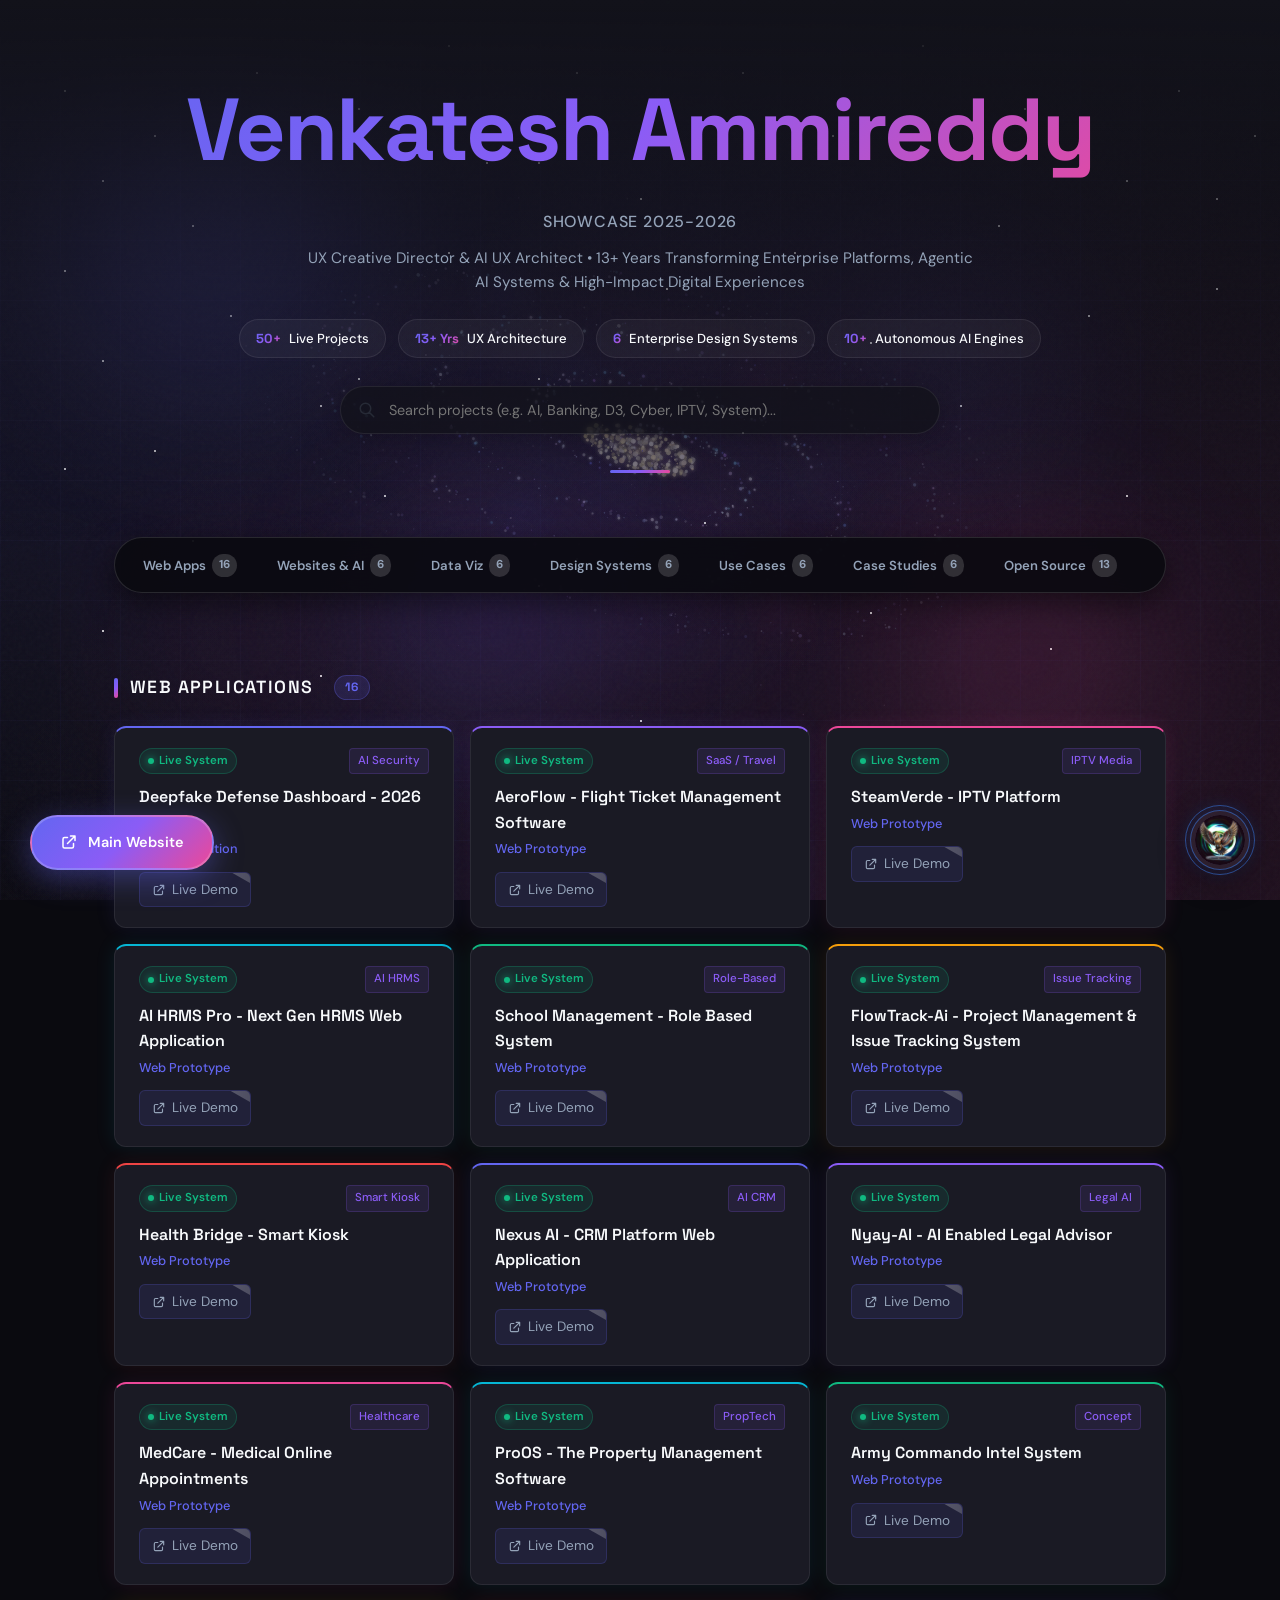
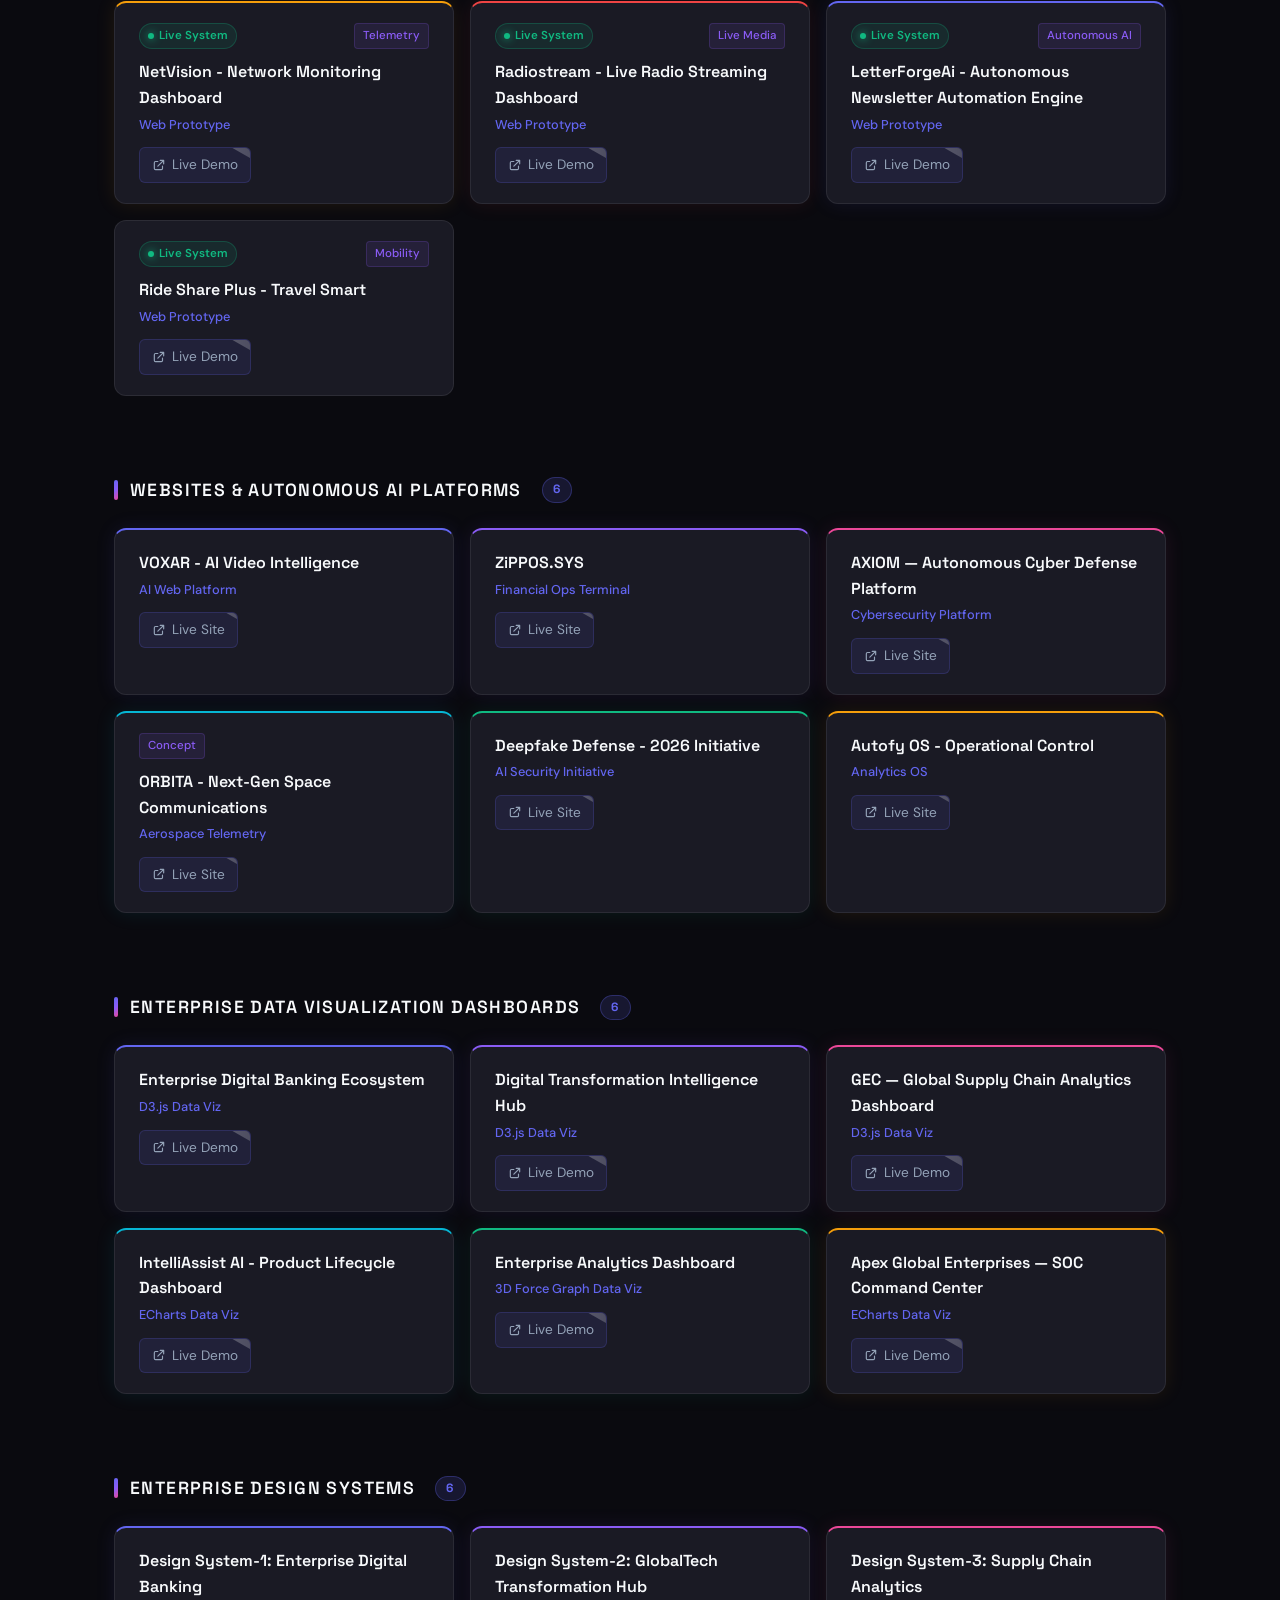
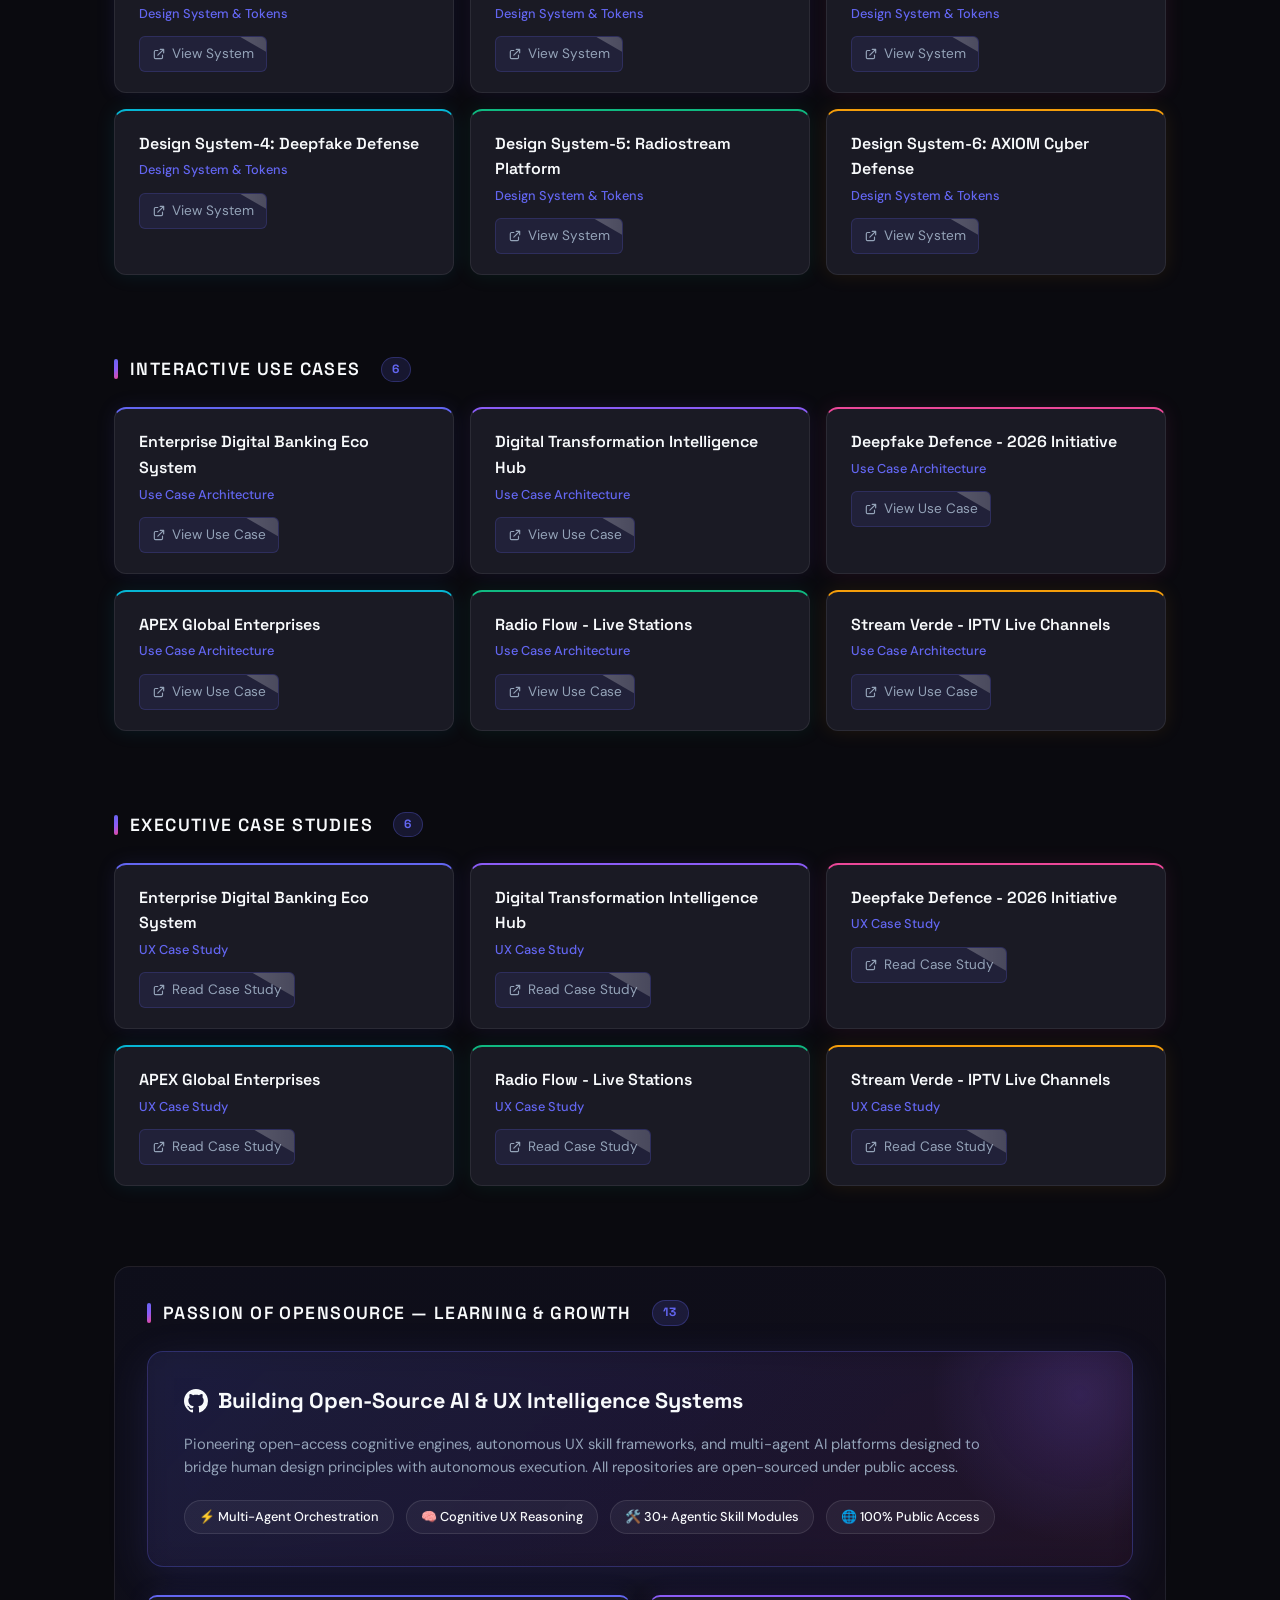
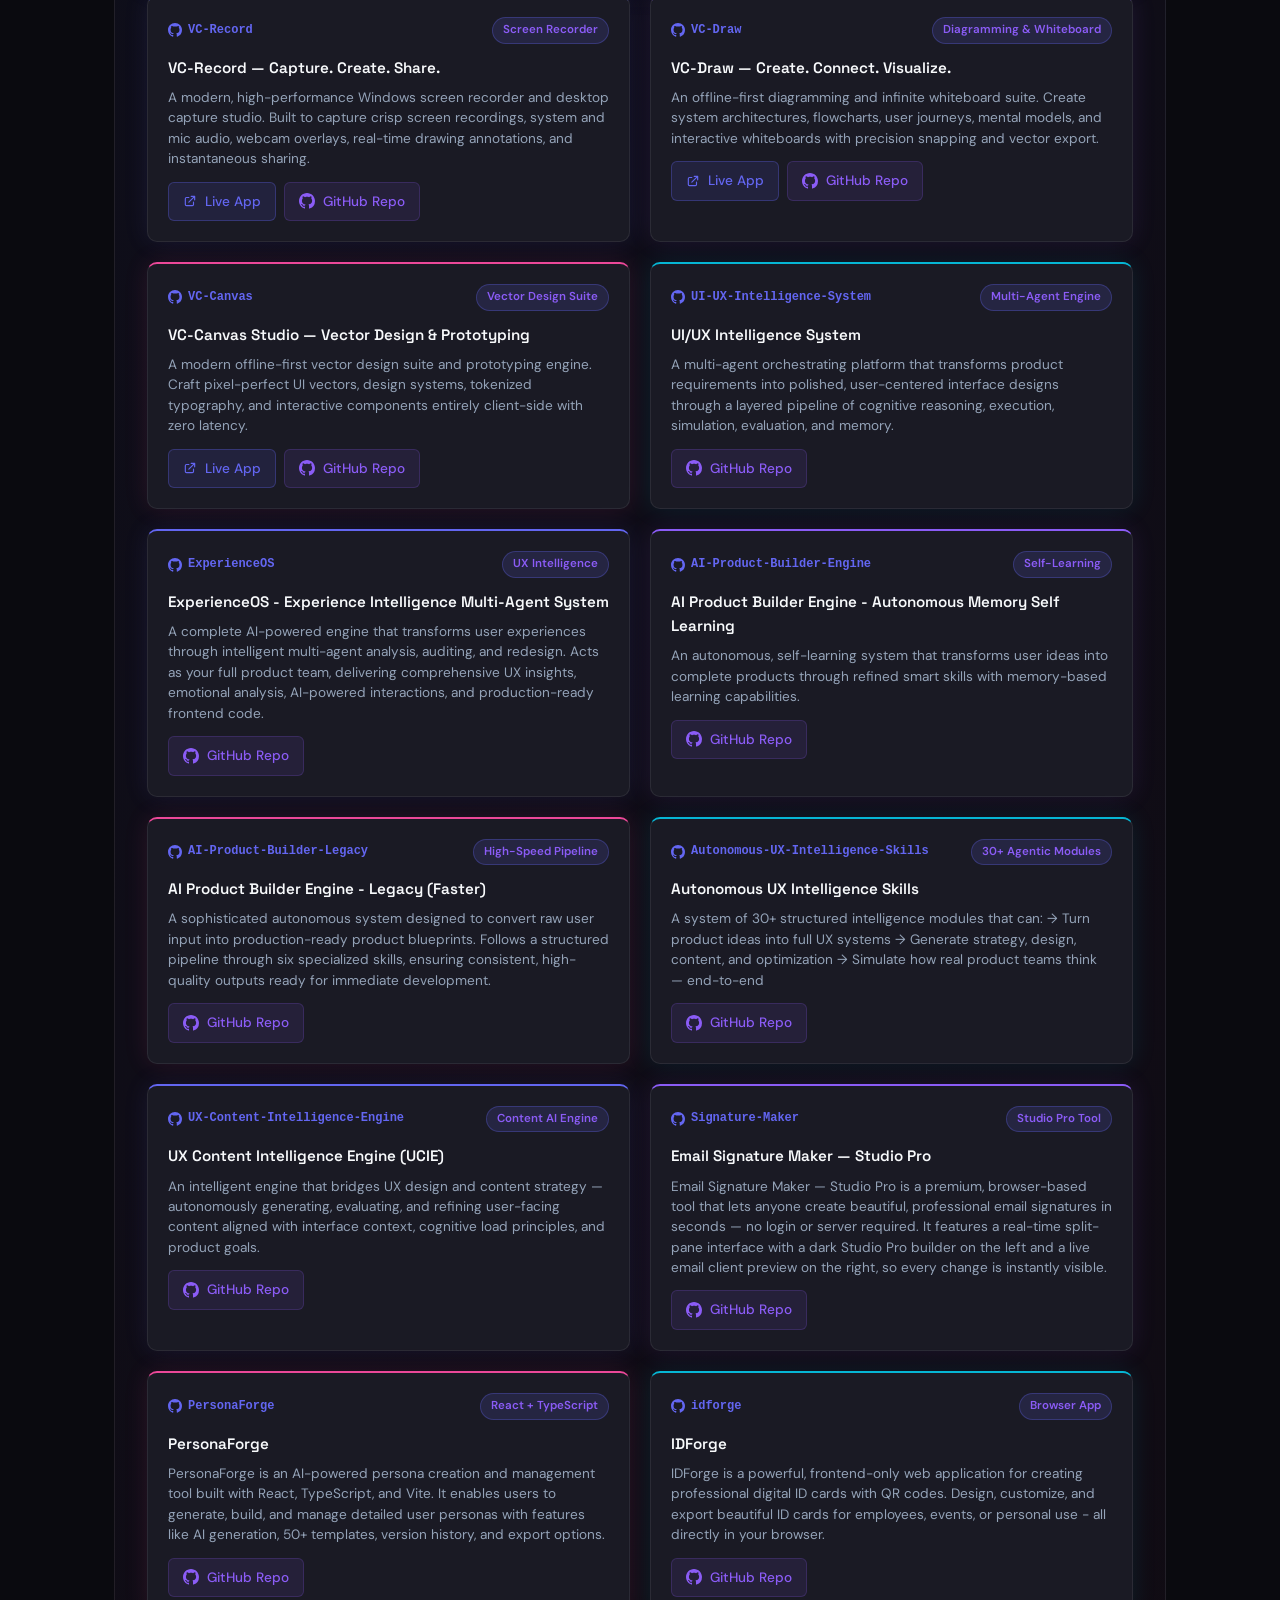
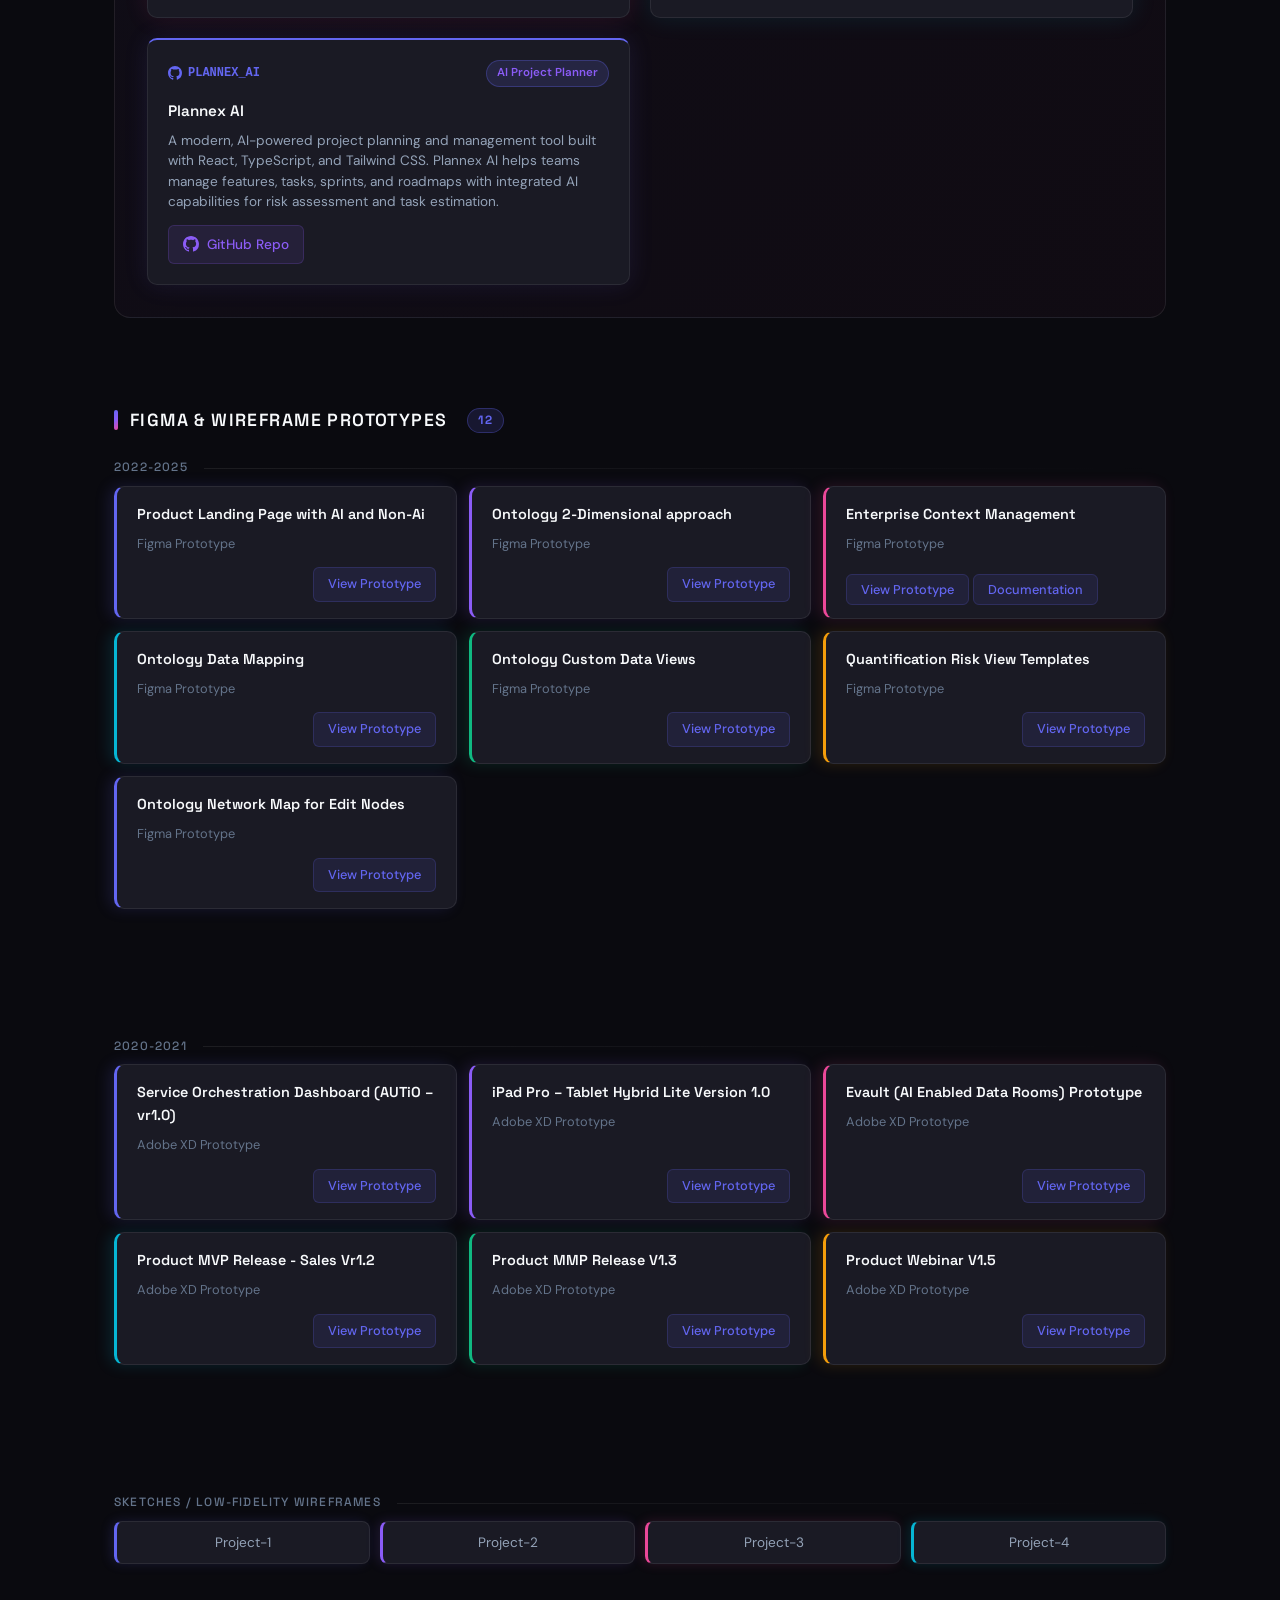
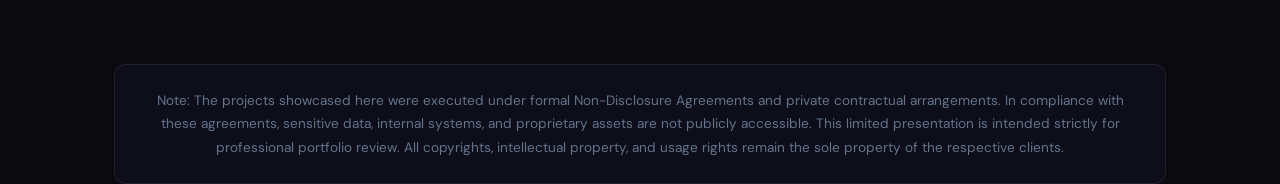
<file: portfolio.html>
<!DOCTYPE html>
<html lang="en">

<head>
    <meta charset="UTF-8">
    <!-- Mobile -->
    <meta name="viewport" content="width=device-width, initial-scale=1.0">

    <!-- Primary SEO -->
    <title>Venkatesh Ammireddy | UX Creative Director & AI UX Architect - Portfolio</title>
    <meta name="title" content="Venkatesh Ammireddy | UX Creative Director & AI UX Architect - Portfolio" />
    <meta name="description"
        content="Venkatesh Ammireddy is a UX Creative Director and AI-first Product UX Architect. View the portfolio showcasing 13+ years of experience designing enterprise platforms, AI systems, agentic workflows, and digital products." />
    <meta name="keywords"
        content="Venkatesh Ammireddy, UX Designer, UX Creative Director, AI UX Designer, Product UX Architect, Agentic AI UX, Enterprise UX, UI UX Portfolio, Frontend Designer, AI Product Design, UX India, UX Consultant, Human-AI Interaction, Agentic UI, UX Architecture, Enterprise Platform Design, Design Systems Leader, Cognitive UX, Conversational AI UX, SaaS UX Design, UX Strategy Consultant, Product Design Director, Figma Design System, Venkatesh Creations Portfolio, Senior UX Designer India, AI UI Design, UX Architect Venkatesh, Ammireddy UX Lead Architect, Venkatesh Ammireddy UX Creative Director, Creative UX Ammireddy, Ammireddy Venkatesh UX, Venkatesh Ammireddy Designer, Venkatesh Ammireddy UX Contractor, Independent UX Director, Independent Design Director, UX Venkatesh, UX Ammireddy, UX Director, AI-UX Ammireddy, UX Consultant Hyderabad, AI UX Architect India, Venkatesh Creations UX" />
    <meta name="author" content="Venkatesh Ammireddy" />
    <meta name="robots" content="index, follow" />
    <meta name="language" content="English" />
    <meta name="revisit-after" content="7 days" />

    <!-- Social Verification & Links -->
    <meta name="linkedin:owner" content="venkateshammireddy" />
    <link rel="me" href="https://www.linkedin.com/in/venkateshammireddy/" />

    <!-- Canonical -->
    <link rel="canonical" href="https://venkateshcreations.github.io/portfolio/portfolio.html" />

    <!-- Theme -->
    <meta name="theme-color" content="#0f172a" />

    <!-- Open Graph / Facebook -->
    <meta property="og:type" content="website" />
    <meta property="og:url" content="https://venkateshcreations.github.io/portfolio/portfolio.html" />
    <meta property="og:title" content="Venkatesh Ammireddy | UX Creative Director & AI UX Architect - Portfolio" />
    <meta property="og:description"
        content="Venkatesh Ammireddy is a UX Creative Director and AI-first Product UX Architect. View the portfolio showcasing 13+ years of experience designing enterprise platforms, AI systems, agentic workflows, and digital products." />
    <meta property="og:image" content="https://venkateshcreations.github.io/portfolio/assets/profile.jpg" />

    <!-- Twitter -->
    <meta property="twitter:card" content="summary_large_image" />
    <meta property="twitter:url" content="https://venkateshcreations.github.io/portfolio/portfolio.html" />
    <meta property="twitter:title" content="Venkatesh Ammireddy | UX Creative Director & AI UX Architect - Portfolio" />
    <meta property="twitter:description"
        content="Venkatesh Ammireddy is a UX Creative Director and AI-first Product UX Architect. View the portfolio showcasing 13+ years of experience designing enterprise platforms, AI systems, agentic workflows, and digital products." />
    <meta property="twitter:image" content="https://venkateshcreations.github.io/portfolio/assets/profile.jpg" />

    <link rel="icon" type="image/svg+xml"
        href="data:image/svg+xml,%3Csvg xmlns='http://www.w3.org/2000/svg' viewBox='0 0 512 512'%3E%3Cpath d='M256 0C256 0 128 128 128 256C128 291.2 142.4 323.2 166.4 345.6L192 448L256 512L320 448L345.6 345.6C369.6 323.2 384 291.2 384 256C384 128 256 0 256 0Z' fill='%236366f1'/%3E%3Ccircle cx='256' cy='200' r='40' fill='%231e3a5f' stroke='%238b5cf6' stroke-width='8'/%3E%3C/svg%3E">
    <link rel="preconnect" href="https://fonts.googleapis.com">
    <link rel="preconnect" href="https://fonts.gstatic.com" crossorigin>
    <link
        href="https://fonts.googleapis.com/css2?family=DM+Sans:ital,opsz,wght@0,9..40,300;0,9..40,400;0,9..40,500;0,9..40,600;0,9..40,700;1,9..40,400&family=Space+Grotesk:wght@400;500;600;700&display=swap"
        rel="stylesheet">
    <link rel="stylesheet" href="assistant/garuda-assistant.css?v=7">
    <style>
        *,
        *::before,
        *::after {
            margin: 0;
            padding: 0;
            box-sizing: border-box;
        }

        :root {
            --bg-primary: #0a0a0f;
            --bg-secondary: #12121a;
            --bg-card: #1a1a24;
            --bg-card-hover: #222230;
            --accent-primary: #6366f1;
            --accent-secondary: #8b5cf6;
            --accent-tertiary: #ec4899;
            --text-primary: #f8fafc;
            --text-secondary: #94a3b8;
            --text-muted: #64748b;
            --border-subtle: rgba(255, 255, 255, 0.08);
            --border-accent: rgba(99, 102, 241, 0.3);
            --shadow-glow: 0 0 40px rgba(99, 102, 241, 0.15);
            --gradient-accent: linear-gradient(135deg, #6366f1 0%, #8b5cf6 50%, #ec4899 100%);
        }

        html {
            scroll-behavior: smooth;
        }

        body {
            font-family: 'DM Sans', sans-serif;
            background: var(--bg-primary);
            color: var(--text-primary);
            line-height: 1.6;
            min-height: 100vh;
            overflow-x: hidden;
            position: relative;
            z-index: 1;
        }

        /* Animated Background */
        .bg-animation {
            position: fixed;
            top: 0;
            left: 0;
            width: 100%;
            height: 100%;
            pointer-events: none;
            z-index: -1;
            overflow: hidden;
        }

        .bg-animation::before {
            content: '';
            position: absolute;
            top: -50%;
            left: -50%;
            width: 200%;
            height: 200%;
            background:
                radial-gradient(ellipse at 20% 20%, rgba(99, 102, 241, 0.15) 0%, transparent 50%),
                radial-gradient(ellipse at 80% 80%, rgba(236, 72, 153, 0.1) 0%, transparent 50%),
                radial-gradient(ellipse at 50% 50%, rgba(139, 92, 246, 0.08) 0%, transparent 60%);
            animation: gradientShift 20s ease-in-out infinite;
        }

        @keyframes gradientShift {

            0%,
            100% {
                transform: translate(0, 0) rotate(0deg);
            }

            25% {
                transform: translate(2%, 2%) rotate(1deg);
            }

            50% {
                transform: translate(-1%, 3%) rotate(-1deg);
            }

            75% {
                transform: translate(-2%, -1%) rotate(2deg);
            }
        }

        /* Floating Particles */
        .particles {
            position: absolute;
            width: 100%;
            height: 100%;
        }

        .particle {
            position: absolute;
            width: 3px;
            height: 3px;
            background: rgba(99, 102, 241, 0.8);
            border-radius: 50%;
            box-shadow: 0 0 10px rgba(99, 102, 241, 0.5);
            animation: float 20s infinite ease-in-out;
        }

        .particle:nth-child(2) {
            left: 5%;
            width: 4px;
            height: 4px;
            animation-delay: -3s;
            animation-duration: 18s;
            background: rgba(139, 92, 246, 0.7);
            box-shadow: 0 0 12px rgba(139, 92, 246, 0.5);
        }

        .particle:nth-child(3) {
            left: 10%;
            width: 2px;
            height: 2px;
            animation-delay: -6s;
            animation-duration: 22s;
            background: rgba(236, 72, 153, 0.6);
            box-shadow: 0 0 8px rgba(236, 72, 153, 0.4);
        }

        .particle:nth-child(4) {
            left: 15%;
            width: 3px;
            height: 3px;
            animation-delay: -9s;
            animation-duration: 16s;
            background: rgba(99, 102, 241, 0.8);
            box-shadow: 0 0 10px rgba(99, 102, 241, 0.5);
        }

        .particle:nth-child(5) {
            left: 20%;
            width: 4px;
            height: 4px;
            animation-delay: -12s;
            animation-duration: 20s;
            background: rgba(6, 182, 212, 0.7);
            box-shadow: 0 0 12px rgba(6, 182, 212, 0.5);
        }

        .particle:nth-child(6) {
            left: 25%;
            width: 2px;
            height: 2px;
            animation-delay: -15s;
            animation-duration: 24s;
            background: rgba(139, 92, 246, 0.6);
            box-shadow: 0 0 8px rgba(139, 92, 246, 0.4);
        }

        .particle:nth-child(7) {
            left: 30%;
            width: 3px;
            height: 3px;
            animation-delay: -18s;
            animation-duration: 19s;
            background: rgba(236, 72, 153, 0.8);
            box-shadow: 0 0 10px rgba(236, 72, 153, 0.5);
        }

        .particle:nth-child(8) {
            left: 35%;
            width: 4px;
            height: 4px;
            animation-delay: -21s;
            animation-duration: 17s;
            background: rgba(99, 102, 241, 0.7);
            box-shadow: 0 0 12px rgba(99, 102, 241, 0.5);
        }

        .particle:nth-child(9) {
            left: 40%;
            width: 2px;
            height: 2px;
            animation-delay: -24s;
            animation-duration: 21s;
            background: rgba(16, 185, 129, 0.6);
            box-shadow: 0 0 8px rgba(16, 185, 129, 0.4);
        }

        .particle:nth-child(10) {
            left: 45%;
            width: 3px;
            height: 3px;
            animation-delay: -27s;
            animation-duration: 18s;
            background: rgba(139, 92, 246, 0.8);
            box-shadow: 0 0 10px rgba(139, 92, 246, 0.5);
        }

        .particle:nth-child(11) {
            left: 50%;
            width: 4px;
            height: 4px;
            animation-delay: -30s;
            animation-duration: 23s;
            background: rgba(236, 72, 153, 0.7);
            box-shadow: 0 0 12px rgba(236, 72, 153, 0.5);
        }

        .particle:nth-child(12) {
            left: 55%;
            width: 2px;
            height: 2px;
            animation-delay: -33s;
            animation-duration: 19s;
            background: rgba(99, 102, 241, 0.6);
            box-shadow: 0 0 8px rgba(99, 102, 241, 0.4);
        }

        .particle:nth-child(13) {
            left: 60%;
            width: 3px;
            height: 3px;
            animation-delay: -36s;
            animation-duration: 20s;
            background: rgba(6, 182, 212, 0.8);
            box-shadow: 0 0 10px rgba(6, 182, 212, 0.5);
        }

        .particle:nth-child(14) {
            left: 65%;
            width: 4px;
            height: 4px;
            animation-delay: -39s;
            animation-duration: 16s;
            background: rgba(139, 92, 246, 0.7);
            box-shadow: 0 0 12px rgba(139, 92, 246, 0.5);
        }

        .particle:nth-child(15) {
            left: 70%;
            width: 2px;
            height: 2px;
            animation-delay: -42s;
            animation-duration: 22s;
            background: rgba(236, 72, 153, 0.6);
            box-shadow: 0 0 8px rgba(236, 72, 153, 0.4);
        }

        .particle:nth-child(16) {
            left: 75%;
            width: 3px;
            height: 3px;
            animation-delay: -45s;
            animation-duration: 18s;
            background: rgba(99, 102, 241, 0.8);
            box-shadow: 0 0 10px rgba(99, 102, 241, 0.5);
        }

        .particle:nth-child(17) {
            left: 80%;
            width: 4px;
            height: 4px;
            animation-delay: -48s;
            animation-duration: 21s;
            background: rgba(16, 185, 129, 0.7);
            box-shadow: 0 0 12px rgba(16, 185, 129, 0.5);
        }

        .particle:nth-child(18) {
            left: 85%;
            width: 2px;
            height: 2px;
            animation-delay: -51s;
            animation-duration: 17s;
            background: rgba(139, 92, 246, 0.6);
            box-shadow: 0 0 8px rgba(139, 92, 246, 0.4);
        }

        .particle:nth-child(19) {
            left: 90%;
            width: 3px;
            height: 3px;
            animation-delay: -54s;
            animation-duration: 24s;
            background: rgba(236, 72, 153, 0.8);
            box-shadow: 0 0 10px rgba(236, 72, 153, 0.5);
        }

        .particle:nth-child(20) {
            left: 95%;
            width: 4px;
            height: 4px;
            animation-delay: -57s;
            animation-duration: 19s;
            background: rgba(99, 102, 241, 0.7);
            box-shadow: 0 0 12px rgba(99, 102, 241, 0.5);
        }

        .particle:nth-child(21) {
            left: 8%;
            width: 3px;
            height: 3px;
            animation-delay: -2s;
            animation-duration: 25s;
            background: rgba(236, 72, 153, 0.8);
            box-shadow: 0 0 10px rgba(236, 72, 153, 0.5);
        }

        .particle:nth-child(22) {
            left: 18%;
            width: 2px;
            height: 2px;
            animation-delay: -8s;
            animation-duration: 20s;
            background: rgba(6, 182, 212, 0.7);
            box-shadow: 0 0 8px rgba(6, 182, 212, 0.4);
        }

        .particle:nth-child(23) {
            left: 28%;
            width: 4px;
            height: 4px;
            animation-delay: -14s;
            animation-duration: 22s;
            background: rgba(16, 185, 129, 0.8);
            box-shadow: 0 0 12px rgba(16, 185, 129, 0.5);
        }

        .particle:nth-child(24) {
            left: 38%;
            width: 3px;
            height: 3px;
            animation-delay: -20s;
            animation-duration: 18s;
            background: rgba(245, 158, 11, 0.7);
            box-shadow: 0 0 10px rgba(245, 158, 11, 0.4);
        }

        .particle:nth-child(25) {
            left: 48%;
            width: 2px;
            height: 2px;
            animation-delay: -26s;
            animation-duration: 24s;
            background: rgba(139, 92, 246, 0.8);
            box-shadow: 0 0 8px rgba(139, 92, 246, 0.5);
        }

        .particle:nth-child(26) {
            left: 58%;
            width: 4px;
            height: 4px;
            animation-delay: -32s;
            animation-duration: 21s;
            background: rgba(99, 102, 241, 0.7);
            box-shadow: 0 0 12px rgba(99, 102, 241, 0.4);
        }

        .particle:nth-child(27) {
            left: 68%;
            width: 3px;
            height: 3px;
            animation-delay: -38s;
            animation-duration: 19s;
            background: rgba(236, 72, 153, 0.8);
            box-shadow: 0 0 10px rgba(236, 72, 153, 0.5);
        }

        .particle:nth-child(28) {
            left: 78%;
            width: 2px;
            height: 2px;
            animation-delay: -44s;
            animation-duration: 23s;
            background: rgba(6, 182, 212, 0.7);
            box-shadow: 0 0 8px rgba(6, 182, 212, 0.4);
        }

        .particle:nth-child(29) {
            left: 88%;
            width: 4px;
            height: 4px;
            animation-delay: -50s;
            animation-duration: 20s;
            background: rgba(16, 185, 129, 0.8);
            box-shadow: 0 0 12px rgba(16, 185, 129, 0.5);
        }

        .particle:nth-child(30) {
            left: 3%;
            width: 3px;
            height: 3px;
            animation-delay: -56s;
            animation-duration: 26s;
            background: rgba(245, 158, 11, 0.7);
            box-shadow: 0 0 10px rgba(245, 158, 11, 0.4);
        }

        .particle:nth-child(31) {
            left: 12%;
            width: 2px;
            height: 2px;
            animation-delay: -4s;
            animation-duration: 17s;
            background: rgba(99, 102, 241, 0.8);
            box-shadow: 0 0 8px rgba(99, 102, 241, 0.5);
        }

        .particle:nth-child(32) {
            left: 22%;
            width: 4px;
            height: 4px;
            animation-delay: -10s;
            animation-duration: 21s;
            background: rgba(139, 92, 246, 0.7);
            box-shadow: 0 0 12px rgba(139, 92, 246, 0.4);
        }

        .particle:nth-child(33) {
            left: 32%;
            width: 3px;
            height: 3px;
            animation-delay: -16s;
            animation-duration: 19s;
            background: rgba(236, 72, 153, 0.8);
            box-shadow: 0 0 10px rgba(236, 72, 153, 0.5);
        }

        .particle:nth-child(34) {
            left: 42%;
            width: 2px;
            height: 2px;
            animation-delay: -22s;
            animation-duration: 24s;
            background: rgba(6, 182, 212, 0.7);
            box-shadow: 0 0 8px rgba(6, 182, 212, 0.4);
        }

        .particle:nth-child(35) {
            left: 52%;
            width: 4px;
            height: 4px;
            animation-delay: -28s;
            animation-duration: 18s;
            background: rgba(16, 185, 129, 0.8);
            box-shadow: 0 0 12px rgba(16, 185, 129, 0.5);
        }

        .particle:nth-child(36) {
            left: 62%;
            width: 3px;
            height: 3px;
            animation-delay: -34s;
            animation-duration: 22s;
            background: rgba(245, 158, 11, 0.7);
            box-shadow: 0 0 10px rgba(245, 158, 11, 0.4);
        }

        .particle:nth-child(37) {
            left: 72%;
            width: 2px;
            height: 2px;
            animation-delay: -40s;
            animation-duration: 20s;
            background: rgba(99, 102, 241, 0.8);
            box-shadow: 0 0 8px rgba(99, 102, 241, 0.5);
        }

        .particle:nth-child(38) {
            left: 82%;
            width: 4px;
            height: 4px;
            animation-delay: -46s;
            animation-duration: 25s;
            background: rgba(139, 92, 246, 0.7);
            box-shadow: 0 0 12px rgba(139, 92, 246, 0.4);
        }

        .particle:nth-child(39) {
            left: 92%;
            width: 3px;
            height: 3px;
            animation-delay: -52s;
            animation-duration: 17s;
            background: rgba(236, 72, 153, 0.8);
            box-shadow: 0 0 10px rgba(236, 72, 153, 0.5);
        }

        .particle:nth-child(40) {
            left: 7%;
            width: 2px;
            height: 2px;
            animation-delay: -58s;
            animation-duration: 23s;
            background: rgba(6, 182, 212, 0.7);
            box-shadow: 0 0 8px rgba(6, 182, 212, 0.4);
        }

        @keyframes float {

            0%,
            100% {
                transform: translateY(100vh) scale(0) rotate(0deg);
                opacity: 0;
            }

            10% {
                opacity: 1;
                transform: translateY(90vh) scale(1) rotate(90deg);
            }

            90% {
                opacity: 1;
                transform: translateY(10vh) scale(1) rotate(270deg);
            }

            100% {
                transform: translateY(-100vh) scale(0.5) rotate(360deg);
                opacity: 0;
            }
        }

        /* Interactive Particles */
        .interactive-particle {
            position: fixed;
            width: 6px;
            height: 6px;
            background: radial-gradient(circle, rgba(99, 102, 241, 0.8) 0%, transparent 70%);
            border-radius: 50%;
            pointer-events: none;
            z-index: 9999;
            animation: particleFade 1s ease-out forwards;
        }

        @keyframes particleFade {
            0% {
                opacity: 1;
                transform: scale(1);
            }

            100% {
                opacity: 0;
                transform: scale(0);
            }
        }

        /* Dust Particles */
        .dust {
            position: absolute;
            width: 1px;
            height: 1px;
            background: rgba(255, 255, 255, 0.5);
            border-radius: 50%;
            animation: dustFloat 30s linear infinite;
            pointer-events: none;
        }

        .dust:nth-child(5n) {
            width: 2px;
            height: 2px;
            background: rgba(99, 102, 241, 0.4);
        }

        .dust:nth-child(7n) {
            width: 1.5px;
            height: 1.5px;
            background: rgba(139, 92, 246, 0.5);
        }

        @keyframes dustFloat {
            0% {
                transform: translate(0, 0) scale(0);
                opacity: 0;
            }

            10% {
                opacity: 0.8;
                transform: scale(1);
            }

            90% {
                opacity: 0.6;
            }

            100% {
                transform: translate(50px, -100vh) scale(0.5);
                opacity: 0;
            }
        }

        /* Nebula Clouds */
        .nebula {
            position: absolute;
            border-radius: 50%;
            filter: blur(60px);
            opacity: 0.3;
            animation: nebulaDrift 40s ease-in-out infinite;
            pointer-events: none;
        }

        .nebula-1 {
            width: 400px;
            height: 400px;
            top: 20%;
            right: 10%;
            background: radial-gradient(ellipse at center, rgba(99, 102, 241, 0.3) 0%, transparent 70%);
            animation-delay: 0s;
        }

        .nebula-2 {
            width: 350px;
            height: 350px;
            bottom: 10%;
            left: 5%;
            background: radial-gradient(ellipse at center, rgba(236, 72, 153, 0.2) 0%, transparent 70%);
            animation-delay: -15s;
        }

        .nebula-3 {
            width: 300px;
            height: 300px;
            top: 50%;
            left: 40%;
            background: radial-gradient(ellipse at center, rgba(139, 92, 246, 0.25) 0%, transparent 70%);
            animation-delay: -25s;
        }

        @keyframes nebulaDrift {

            0%,
            100% {
                transform: translate(0, 0) scale(1);
                opacity: 0.3;
            }

            25% {
                transform: translate(30px, -20px) scale(1.1);
                opacity: 0.4;
            }

            50% {
                transform: translate(-20px, 30px) scale(0.95);
                opacity: 0.35;
            }

            75% {
                transform: translate(20px, 10px) scale(1.05);
                opacity: 0.4;
            }
        }

        /* Shooting Stars */
        .shooting-star {
            position: absolute;
            width: 100px;
            height: 2px;
            background: linear-gradient(90deg, rgba(255, 255, 255, 0.8), transparent);
            border-radius: 2px;
            opacity: 0;
            animation: shootingStar 8s ease-in-out infinite;
            transform: rotate(-45deg);
        }

        .shooting-star-1 {
            top: 20%;
            left: 80%;
            animation-delay: 2s;
        }

        .shooting-star-2 {
            top: 40%;
            left: 60%;
            animation-delay: 5s;
        }

        .shooting-star-3 {
            top: 15%;
            left: 50%;
            animation-delay: 7s;
        }

        @keyframes shootingStar {

            0%,
            100% {
                opacity: 0;
                transform: translate(0, 0) rotate(-45deg);
            }

            5% {
                opacity: 1;
                transform: translate(-100px, 100px) rotate(-45deg);
            }

            10%,
            100% {
                opacity: 0;
                transform: translate(-200px, 200px) rotate(-45deg);
            }
        }

        /* ===== 3D Rocket Animation ===== */
        .rocket {
            position: fixed;
            width: 90px;
            height: 200px;
            z-index: 50;
            pointer-events: none;
            opacity: 0;
            animation: rocketFly 28s cubic-bezier(0.4, 0, 0.2, 1) infinite;
            perspective: 400px;
            transform-style: preserve-3d;
            filter: drop-shadow(0 0 24px rgba(99, 102, 241, 0.85));
        }

        /* --- Rocket wrapper holds all 3D parts --- */
        .rocket-3d {
            position: relative;
            width: 100%;
            height: 100%;
            transform-style: preserve-3d;
            transform: rotateX(10deg) rotateY(-15deg);
        }

        /* --- Nose cone --- */
        .rocket-nose {
            position: absolute;
            top: 0;
            left: 50%;
            transform: translateX(-50%);
            width: 0;
            height: 0;
            border-left: 22px solid transparent;
            border-right: 22px solid transparent;
            border-bottom: 58px solid transparent;
            border-bottom-color: transparent;
            filter: none;
        }

        .rocket-nose::before {
            content: '';
            position: absolute;
            top: 0;
            left: -22px;
            width: 0;
            height: 0;
            border-left: 22px solid transparent;
            border-right: 22px solid transparent;
            border-bottom: 58px solid #6366f1;
        }

        .rocket-nose::after {
            content: '';
            position: absolute;
            top: 0;
            left: -10px;
            width: 0;
            height: 0;
            border-left: 10px solid transparent;
            border-right: 10px solid transparent;
            border-bottom: 42px solid rgba(139, 92, 246, 0.6);
        }

        /* --- Rocket Body --- */
        .rocket-body {
            position: absolute;
            top: 52px;
            left: 50%;
            transform: translateX(-50%);
            width: 44px;
            height: 100px;
            border-radius: 8px 8px 4px 4px;
            background: linear-gradient(105deg,
                    #a78bfa 0%,
                    #6366f1 30%,
                    #4338ca 55%,
                    #312e81 80%,
                    #1e1b4b 100%);
            box-shadow:
                inset -8px 0 16px rgba(0, 0, 0, 0.5),
                inset 6px 0 12px rgba(255, 255, 255, 0.15),
                0 0 20px rgba(99, 102, 241, 0.4);
        }

        /* Highlight stripe for 3D depth */
        .rocket-body::before {
            content: '';
            position: absolute;
            top: 6px;
            left: 6px;
            width: 10px;
            height: 80px;
            border-radius: 10px;
            background: linear-gradient(to bottom, rgba(255, 255, 255, 0.35) 0%, rgba(255, 255, 255, 0.05) 100%);
        }

        /* Panel line detail */
        .rocket-body::after {
            content: '';
            position: absolute;
            top: 0;
            left: 50%;
            transform: translateX(-50%);
            width: 1px;
            height: 100%;
            background: rgba(99, 102, 241, 0.3);
        }

        /* --- Porthole Window --- */
        .rocket-window {
            position: absolute;
            top: 76px;
            left: 50%;
            transform: translateX(-50%);
            width: 24px;
            height: 24px;
            border-radius: 50%;
            background: radial-gradient(circle at 35% 35%, #67e8f9, #0891b2 50%, #164e63);
            border: 3px solid rgba(99, 102, 241, 0.8);
            box-shadow:
                0 0 10px rgba(6, 182, 212, 0.8),
                inset 0 0 6px rgba(255, 255, 255, 0.3);
            animation: windowGlow 3s ease-in-out infinite;
            z-index: 2;
        }

        /* Window glare */
        .rocket-window::before {
            content: '';
            position: absolute;
            top: 3px;
            left: 4px;
            width: 6px;
            height: 4px;
            border-radius: 50%;
            background: rgba(255, 255, 255, 0.7);
            transform: rotate(-30deg);
        }

        @keyframes windowGlow {

            0%,
            100% {
                box-shadow: 0 0 10px rgba(6, 182, 212, 0.8), inset 0 0 6px rgba(255, 255, 255, 0.3);
            }

            40% {
                box-shadow: 0 0 4px rgba(6, 182, 212, 0.4), inset 0 0 3px rgba(255, 255, 255, 0.1);
            }

            50% {
                box-shadow: 0 0 18px rgba(6, 182, 212, 1), inset 0 0 10px rgba(255, 255, 255, 0.5);
            }

            60% {
                box-shadow: 0 0 8px rgba(6, 182, 212, 0.6), inset 0 0 4px rgba(255, 255, 255, 0.2);
            }
        }

        /* --- Left Fin --- */
        .rocket-fin-left {
            position: absolute;
            bottom: 44px;
            left: 4px;
            width: 0;
            height: 0;
            border-top: 40px solid transparent;
            border-right: 22px solid #7c3aed;
            border-bottom: 0px solid transparent;
            filter: drop-shadow(-4px 4px 6px rgba(0, 0, 0, 0.5));
        }

        .rocket-fin-left::after {
            content: '';
            position: absolute;
            top: -32px;
            left: 3px;
            width: 0;
            height: 0;
            border-top: 28px solid transparent;
            border-right: 12px solid rgba(139, 92, 246, 0.4);
        }

        /* --- Right Fin --- */
        .rocket-fin-right {
            position: absolute;
            bottom: 44px;
            right: 4px;
            width: 0;
            height: 0;
            border-top: 40px solid transparent;
            border-left: 22px solid #4c1d95;
            border-bottom: 0px solid transparent;
            filter: drop-shadow(4px 4px 6px rgba(0, 0, 0, 0.6));
        }

        /* --- Engine Nozzle --- */
        .rocket-nozzle {
            position: absolute;
            bottom: 28px;
            left: 50%;
            transform: translateX(-50%);
            width: 30px;
            height: 20px;
            background: linear-gradient(to bottom, #374151 0%, #111827 60%, #1f2937 100%);
            border-radius: 0 0 8px 8px;
            box-shadow:
                inset -4px 0 8px rgba(0, 0, 0, 0.6),
                inset 3px 0 6px rgba(255, 255, 255, 0.08),
                0 2px 8px rgba(0, 0, 0, 0.4);
        }

        .rocket-nozzle::before {
            content: '';
            position: absolute;
            top: -4px;
            left: -5px;
            width: 40px;
            height: 10px;
            background: linear-gradient(to bottom, #4b5563, #1f2937);
            border-radius: 4px 4px 0 0;
        }

        /* --- Multi-layer Flame --- */
        .rocket-flame-wrap {
            position: absolute;
            bottom: 2px;
            left: 50%;
            transform: translateX(-50%);
            width: 50px;
            height: 80px;
        }

        /* Core flame */
        .flame-core {
            position: absolute;
            bottom: 0;
            left: 50%;
            transform: translateX(-50%);
            width: 16px;
            height: 50px;
            background: linear-gradient(to bottom, #ffffff 0%, #fde68a 20%, #f59e0b 50%, transparent 100%);
            border-radius: 50% 50% 30% 30% / 60% 60% 40% 40%;
            filter: blur(2px);
            animation: flamePulseCore 0.08s ease-in-out infinite alternate;
        }

        /* Middle flame */
        .flame-mid {
            position: absolute;
            bottom: 0;
            left: 50%;
            transform: translateX(-50%);
            width: 26px;
            height: 64px;
            background: linear-gradient(to bottom, #fbbf24 0%, #ef4444 45%, rgba(239, 68, 68, 0.3) 80%, transparent 100%);
            border-radius: 50% 50% 30% 30% / 60% 60% 40% 40%;
            filter: blur(4px);
            animation: flamePulseMid 0.12s ease-in-out infinite alternate;
            opacity: 0.9;
        }

        /* Outer flame */
        .flame-outer {
            position: absolute;
            bottom: 0;
            left: 50%;
            transform: translateX(-50%);
            width: 40px;
            height: 76px;
            background: linear-gradient(to bottom, rgba(245, 158, 11, 0.6) 0%, rgba(99, 102, 241, 0.4) 40%, transparent 100%);
            border-radius: 50% 50% 30% 30% / 60% 60% 40% 40%;
            filter: blur(8px);
            animation: flamePulseOuter 0.15s ease-in-out infinite alternate;
            opacity: 0.7;
        }

        /* Exhaust glow */
        .flame-glow {
            position: absolute;
            bottom: -10px;
            left: 50%;
            transform: translateX(-50%);
            width: 50px;
            height: 30px;
            background: radial-gradient(ellipse at center, rgba(139, 92, 246, 0.6) 0%, transparent 70%);
            filter: blur(6px);
            animation: glowPulse 0.2s ease-in-out infinite alternate;
        }

        @keyframes flamePulseCore {
            0% {
                transform: translateX(-50%) scaleY(0.85) scaleX(0.9);
                opacity: 0.9;
            }

            100% {
                transform: translateX(-50%) scaleY(1.1) scaleX(1.1);
                opacity: 1;
            }
        }

        @keyframes flamePulseMid {
            0% {
                transform: translateX(-50%) scaleY(0.9) scaleX(0.95);
                opacity: 0.8;
            }

            100% {
                transform: translateX(-50%) scaleY(1.05) scaleX(1.05);
                opacity: 0.95;
            }
        }

        @keyframes flamePulseOuter {
            0% {
                transform: translateX(-50%) scaleY(0.8) scaleX(0.85);
                opacity: 0.5;
            }

            100% {
                transform: translateX(-50%) scaleY(1.2) scaleX(1.15);
                opacity: 0.75;
            }
        }

        @keyframes glowPulse {
            0% {
                opacity: 0.4;
                transform: translateX(-50%) scale(0.9);
            }

            100% {
                opacity: 0.8;
                transform: translateX(-50%) scale(1.1);
            }
        }

        @keyframes rocketFly {

            /* ── Phase 1: Waiting hidden below screen (0–35%) ── */
            0% {
                opacity: 0;
                transform: translate(42vw, calc(100vh + 260px)) rotate(2deg) scale(0.5);
            }

            35% {
                opacity: 0;
                transform: translate(42vw, calc(100vh + 260px)) rotate(2deg) scale(0.5);
            }

            /* ── Phase 2: Burst upward from bottom-center ── */
            40% {
                opacity: 0;
                transform: translate(43vw, calc(100vh + 50px)) rotate(1deg) scale(0.65);
            }

            44% {
                opacity: 1;
                transform: translate(44vw, 82vh) rotate(0deg) scale(0.8);
            }

            /* ── Phase 3: Arc left while climbing — nearest point ── */
            54% {
                opacity: 1;
                transform: translate(40vw, 52vh) rotate(-18deg) scale(1.05);
            }

            /* ── Phase 4: Mid-screen peak — feels closest to viewer ── */
            63% {
                opacity: 1;
                transform: translate(30vw, 28vh) rotate(-36deg) scale(1.18);
            }

            /* ── Phase 5: Heading upper-left — pulling away ── */
            74% {
                opacity: 1;
                transform: translate(14vw, 8vh) rotate(-50deg) scale(0.95);
            }

            /* ── Phase 6: Exit — fades out upper-left ── */
            82% {
                opacity: 1;
                transform: translate(2vw, -6vh) rotate(-55deg) scale(0.75);
            }

            88% {
                opacity: 0;
                transform: translate(-8vw, -20vh) rotate(-58deg) scale(0.55);
            }

            /* ── Phase 7: Reset below screen for next loop ── */
            100% {
                opacity: 0;
                transform: translate(42vw, calc(100vh + 260px)) rotate(2deg) scale(0.5);
            }
        }

        /* Grid Lines */
        .grid-lines {
            position: absolute;
            width: 100%;
            height: 100%;
            background-image:
                linear-gradient(rgba(99, 102, 241, 0.03) 1px, transparent 1px),
                linear-gradient(90deg, rgba(99, 102, 241, 0.03) 1px, transparent 1px);
            background-size: 60px 60px;
            animation: gridMove 30s linear infinite;
        }

        @keyframes gridMove {
            0% {
                transform: translate(0, 0);
            }

            100% {
                transform: translate(60px, 60px);
            }
        }

        /* Twinkling Stars */
        .stars {
            position: absolute;
            width: 100%;
            height: 100%;
        }

        .star {
            position: absolute;
            width: 2px;
            height: 2px;
            background: #ffffff;
            border-radius: 50%;
            animation: twinkle 3s ease-in-out infinite;
        }

        .star:nth-child(1) {
            top: 10%;
            left: 5%;
            animation-delay: 0s;
            animation-duration: 3s;
        }

        .star:nth-child(2) {
            top: 15%;
            left: 12%;
            animation-delay: 0.5s;
            animation-duration: 4s;
        }

        .star:nth-child(3) {
            top: 8%;
            left: 20%;
            animation-delay: 1s;
            animation-duration: 3.5s;
        }

        .star:nth-child(4) {
            top: 20%;
            left: 8%;
            animation-delay: 1.5s;
            animation-duration: 4.5s;
        }

        .star:nth-child(5) {
            top: 12%;
            left: 28%;
            animation-delay: 2s;
            animation-duration: 3s;
        }

        .star:nth-child(6) {
            top: 25%;
            left: 15%;
            animation-delay: 0.3s;
            animation-duration: 5s;
        }

        .star:nth-child(7) {
            top: 5%;
            left: 35%;
            animation-delay: 0.8s;
            animation-duration: 3.5s;
        }

        .star:nth-child(8) {
            top: 18%;
            left: 42%;
            animation-delay: 1.2s;
            animation-duration: 4s;
        }

        .star:nth-child(9) {
            top: 30%;
            left: 5%;
            animation-delay: 1.8s;
            animation-duration: 3s;
        }

        .star:nth-child(10) {
            top: 22%;
            left: 50%;
            animation-delay: 2.2s;
            animation-duration: 4.5s;
        }

        .star:nth-child(11) {
            top: 8%;
            left: 58%;
            animation-delay: 0.6s;
            animation-duration: 3.5s;
        }

        .star:nth-child(12) {
            top: 35%;
            left: 18%;
            animation-delay: 1.4s;
            animation-duration: 5s;
        }

        .star:nth-child(13) {
            top: 15%;
            left: 65%;
            animation-delay: 0.9s;
            animation-duration: 4s;
        }

        .star:nth-child(14) {
            top: 28%;
            left: 35%;
            animation-delay: 1.6s;
            animation-duration: 3s;
        }

        .star:nth-child(15) {
            top: 5%;
            left: 72%;
            animation-delay: 2.4s;
            animation-duration: 4.5s;
        }

        .star:nth-child(16) {
            top: 40%;
            left: 8%;
            animation-delay: 0.4s;
            animation-duration: 3.5s;
        }

        .star:nth-child(17) {
            top: 12%;
            left: 80%;
            animation-delay: 1.1s;
            animation-duration: 5s;
        }

        .star:nth-child(18) {
            top: 32%;
            left: 52%;
            animation-delay: 1.9s;
            animation-duration: 4s;
        }

        .star:nth-child(19) {
            top: 20%;
            left: 88%;
            animation-delay: 0.7s;
            animation-duration: 3s;
        }

        .star:nth-child(20) {
            top: 45%;
            left: 25%;
            animation-delay: 2.1s;
            animation-duration: 4.5s;
        }

        .star:nth-child(21) {
            top: 10%;
            left: 92%;
            animation-delay: 1.3s;
            animation-duration: 3.5s;
        }

        .star:nth-child(22) {
            top: 38%;
            left: 68%;
            animation-delay: 0.2s;
            animation-duration: 5s;
        }

        .star:nth-child(23) {
            top: 25%;
            left: 78%;
            animation-delay: 1.7s;
            animation-duration: 4s;
        }

        .star:nth-child(24) {
            top: 50%;
            left: 12%;
            animation-delay: 2.5s;
            animation-duration: 3s;
        }

        .star:nth-child(25) {
            top: 15%;
            left: 98%;
            animation-delay: 0.1s;
            animation-duration: 4.5s;
        }

        .star:nth-child(26) {
            top: 42%;
            left: 42%;
            animation-delay: 1.0s;
            animation-duration: 3.5s;
        }

        .star:nth-child(27) {
            top: 8%;
            left: 45%;
            animation-delay: 2.3s;
            animation-duration: 5s;
        }

        .star:nth-child(28) {
            top: 55%;
            left: 30%;
            animation-delay: 0.5s;
            animation-duration: 4s;
        }

        .star:nth-child(29) {
            top: 22%;
            left: 95%;
            animation-delay: 1.5s;
            animation-duration: 3s;
        }

        .star:nth-child(30) {
            top: 48%;
            left: 58%;
            animation-delay: 2.0s;
            animation-duration: 4.5s;
        }

        .star:nth-child(31) {
            top: 60%;
            left: 15%;
            animation-delay: 0.8s;
            animation-duration: 3.5s;
        }

        .star:nth-child(32) {
            top: 35%;
            left: 85%;
            animation-delay: 1.2s;
            animation-duration: 5s;
        }

        .star:nth-child(33) {
            top: 52%;
            left: 5%;
            animation-delay: 1.8s;
            animation-duration: 4s;
        }

        .star:nth-child(34) {
            top: 18%;
            left: 38%;
            animation-delay: 2.6s;
            animation-duration: 3s;
        }

        .star:nth-child(35) {
            top: 65%;
            left: 42%;
            animation-delay: 0.4s;
            animation-duration: 4.5s;
        }

        .star:nth-child(36) {
            top: 28%;
            left: 62%;
            animation-delay: 1.1s;
            animation-duration: 3.5s;
        }

        .star:nth-child(37) {
            top: 70%;
            left: 8%;
            animation-delay: 2.2s;
            animation-duration: 5s;
        }

        .star:nth-child(38) {
            top: 45%;
            left: 75%;
            animation-delay: 0.6s;
            animation-duration: 4s;
        }

        .star:nth-child(39) {
            top: 58%;
            left: 55%;
            animation-delay: 1.4s;
            animation-duration: 3s;
        }

        .star:nth-child(40) {
            top: 75%;
            left: 25%;
            animation-delay: 1.9s;
            animation-duration: 4.5s;
        }

        .star:nth-child(41) {
            top: 32%;
            left: 95%;
            animation-delay: 2.7s;
            animation-duration: 3.5s;
        }

        .star:nth-child(42) {
            top: 80%;
            left: 50%;
            animation-delay: 0.3s;
            animation-duration: 5s;
        }

        .star:nth-child(43) {
            top: 55%;
            left: 88%;
            animation-delay: 1.6s;
            animation-duration: 4s;
        }

        .star:nth-child(44) {
            top: 68%;
            left: 68%;
            animation-delay: 2.4s;
            animation-duration: 3s;
        }

        .star:nth-child(45) {
            top: 85%;
            left: 15%;
            animation-delay: 0.9s;
            animation-duration: 4.5s;
        }

        .star:nth-child(46) {
            top: 42%;
            left: 28%;
            animation-delay: 1.3s;
            animation-duration: 3.5s;
        }

        .star:nth-child(47) {
            top: 72%;
            left: 82%;
            animation-delay: 2.1s;
            animation-duration: 5s;
        }

        .star:nth-child(48) {
            top: 90%;
            left: 35%;
            animation-delay: 0.7s;
            animation-duration: 4s;
        }

        .star:nth-child(49) {
            top: 62%;
            left: 45%;
            animation-delay: 1.7s;
            animation-duration: 3s;
        }

        .star:nth-child(50) {
            top: 88%;
            left: 60%;
            animation-delay: 2.5s;
            animation-duration: 4.5s;
        }

        /* Larger, brighter stars */
        .star.bright {
            width: 3px;
            height: 3px;
            box-shadow: 0 0 10px 2px rgba(255, 255, 255, 0.4);
        }

        .star.bright:nth-child(5n) {
            animation-duration: 5s;
        }

        @keyframes twinkle {

            0%,
            100% {
                opacity: 0.3;
                transform: scale(0.8);
                box-shadow: 0 0 5px 1px rgba(255, 255, 255, 0.2);
            }

            50% {
                opacity: 1;
                transform: scale(1.2);
                box-shadow: 0 0 15px 3px rgba(255, 255, 255, 0.6), 0 0 25px 5px rgba(99, 102, 241, 0.3);
            }
        }

        /* Glowing Orb */
        .orb {
            position: absolute;
            border-radius: 50%;
            filter: blur(80px);
            animation: orbPulse 8s ease-in-out infinite;
        }

        .orb-1 {
            width: 300px;
            height: 300px;
            top: 10%;
            left: 5%;
            background: rgba(99, 102, 241, 0.2);
            animation-delay: 0s;
        }

        .orb-2 {
            width: 250px;
            height: 250px;
            top: 60%;
            right: 10%;
            background: rgba(236, 72, 153, 0.15);
            animation-delay: -3s;
        }

        .orb-3 {
            width: 200px;
            height: 200px;
            bottom: 20%;
            left: 30%;
            background: rgba(139, 92, 246, 0.2);
            animation-delay: -5s;
        }

        @keyframes orbPulse {

            0%,
            100% {
                transform: scale(1);
                opacity: 0.5;
            }

            50% {
                transform: scale(1.2);
                opacity: 0.8;
            }
        }

        /* Noise Overlay */
        .noise {
            position: absolute;
            width: 100%;
            height: 100%;
            opacity: 0.03;
            background-image: url("data:image/svg+xml,%3Csvg viewBox='0 0 256 256' xmlns='http://www.w3.org/2000/svg'%3E%3Cfilter id='noise'%3E%3CfeTurbulence type='fractalNoise' baseFrequency='0.9' numOctaves='4' stitchTiles='stitch'/%3E%3C/filter%3E%3Crect width='100%25' height='100%25' filter='url(%23noise)'/%3E%3C/svg%3E");
        }

        main {
            position: relative;
            z-index: 10;
        }

        .container {
            max-width: 1100px;
            margin: 0 auto;
            padding: 0 24px;
        }

        /* Header */
        header {
            position: relative;
            padding: 60px 0 40px;
            background: linear-gradient(180deg, var(--bg-secondary) 0%, transparent 100%);
            overflow: hidden;
            z-index: 10;
        }

        header::before {
            content: '';
            position: absolute;
            top: 0;
            left: 50%;
            transform: translateX(-50%);
            width: 800px;
            height: 400px;
            /*background: radial-gradient(ellipse at center, rgba(99,102,241,0.12) 0%, transparent 70%);*/
            pointer-events: none;
        }

        .profile {
            text-align: center;
            position: relative;
            z-index: 1;
        }

        .profile h1 {
            font-family: 'Space Grotesk', sans-serif;
            font-size: 5.5rem;
            font-weight: 700;
            letter-spacing: -0.02em;
            margin-bottom: 8px;
            background: var(--gradient-accent);
            -webkit-background-clip: text;
            -webkit-text-fill-color: transparent;
            background-clip: text;
        }

        .profile .year {
            font-size: 1rem;
            color: var(--text-secondary);
            font-weight: 500;
            letter-spacing: 0.05em;
            text-transform: uppercase;
        }

        .divider {
            width: 60px;
            height: 3px;
            background: var(--gradient-accent);
            border-radius: 2px;
            margin: 24px auto;
        }

        /* Sections */
        section {
            padding: 40px 0;
        }

        .section-title {
            font-family: 'Space Grotesk', sans-serif;
            font-size: 1.1rem;
            font-weight: 600;
            text-transform: uppercase;
            letter-spacing: 0.08em;
            color: var(--text-primary);
            margin-bottom: 24px;
            display: flex;
            align-items: center;
            gap: 12px;
        }

        .section-title::before {
            content: '';
            width: 4px;
            height: 20px;
            background: var(--gradient-accent);
            border-radius: 2px;
        }

        /* Project Cards */
        .projects-grid {
            display: grid;
            grid-template-columns: repeat(3, 1fr);
            gap: 16px;
        }

        @media (max-width: 1024px) {
            .projects-grid {
                grid-template-columns: repeat(2, 1fr);
            }
        }

        @media (max-width: 600px) {
            .projects-grid {
                grid-template-columns: 1fr;
            }
        }

        .project-card {
            background: var(--bg-card);
            border: 1px solid var(--border-subtle);
            border-radius: 12px;
            padding: 20px 24px;
            transition: all 0.3s cubic-bezier(0.4, 0, 0.2, 1);
            position: relative;
            overflow: hidden;
        }

        /* Neon gradient borders for each card */
        .project-card:nth-child(1) {
            border-top: 2px solid #6366f1;
            box-shadow: 0 0 20px rgba(99, 102, 241, 0.1);
        }

        .project-card:nth-child(2) {
            border-top: 2px solid #8b5cf6;
            box-shadow: 0 0 20px rgba(139, 92, 246, 0.1);
        }

        .project-card:nth-child(3) {
            border-top: 2px solid #ec4899;
            box-shadow: 0 0 20px rgba(236, 72, 153, 0.1);
        }

        .project-card:nth-child(4) {
            border-top: 2px solid #06b6d4;
            box-shadow: 0 0 20px rgba(6, 182, 212, 0.1);
        }

        .project-card:nth-child(5) {
            border-top: 2px solid #10b981;
            box-shadow: 0 0 20px rgba(16, 185, 129, 0.1);
        }

        .project-card:nth-child(6) {
            border-top: 2px solid #f59e0b;
            box-shadow: 0 0 20px rgba(245, 158, 11, 0.1);
        }

        .project-card:nth-child(7) {
            border-top: 2px solid #ef4444;
            box-shadow: 0 0 20px rgba(239, 68, 68, 0.1);
        }

        .project-card:nth-child(8) {
            border-top: 2px solid #6366f1;
            box-shadow: 0 0 20px rgba(99, 102, 241, 0.1);
        }

        .project-card:nth-child(9) {
            border-top: 2px solid #8b5cf6;
            box-shadow: 0 0 20px rgba(139, 92, 246, 0.1);
        }

        .project-card:nth-child(10) {
            border-top: 2px solid #ec4899;
            box-shadow: 0 0 20px rgba(236, 72, 153, 0.1);
        }

        .project-card:nth-child(11) {
            border-top: 2px solid #06b6d4;
            box-shadow: 0 0 20px rgba(6, 182, 212, 0.1);
        }

        .project-card:nth-child(12) {
            border-top: 2px solid #10b981;
            box-shadow: 0 0 20px rgba(16, 185, 129, 0.1);
        }

        .project-card:nth-child(13) {
            border-top: 2px solid #f59e0b;
            box-shadow: 0 0 20px rgba(245, 158, 11, 0.1);
        }

        .project-card:nth-child(14) {
            border-top: 2px solid #ef4444;
            box-shadow: 0 0 20px rgba(239, 68, 68, 0.1);
        }

        .project-card:nth-child(15) {
            border-top: 2px solid #6366f1;
            box-shadow: 0 0 20px rgba(99, 102, 241, 0.1);
        }

        .project-card::before {
            content: '';
            position: absolute;
            top: 0;
            left: 0;
            width: 100%;
            height: 100%;
            background: linear-gradient(135deg, rgba(99, 102, 241, 0.03) 0%, transparent 50%);
            opacity: 0;
            transition: opacity 0.3s ease;
            pointer-events: none;
        }

        .project-card:nth-child(1)::before {
            background: linear-gradient(135deg, rgba(99, 102, 241, 0.08) 0%, transparent 50%);
        }

        .project-card:nth-child(2)::before {
            background: linear-gradient(135deg, rgba(139, 92, 246, 0.08) 0%, transparent 50%);
        }

        .project-card:nth-child(3)::before {
            background: linear-gradient(135deg, rgba(236, 72, 153, 0.08) 0%, transparent 50%);
        }

        .project-card:nth-child(4)::before {
            background: linear-gradient(135deg, rgba(6, 182, 212, 0.08) 0%, transparent 50%);
        }

        .project-card:nth-child(5)::before {
            background: linear-gradient(135deg, rgba(16, 185, 129, 0.08) 0%, transparent 50%);
        }

        .project-card:nth-child(6)::before {
            background: linear-gradient(135deg, rgba(245, 158, 11, 0.08) 0%, transparent 50%);
        }

        .project-card:nth-child(7)::before {
            background: linear-gradient(135deg, rgba(239, 68, 68, 0.08) 0%, transparent 50%);
        }

        .project-card:nth-child(8)::before {
            background: linear-gradient(135deg, rgba(99, 102, 241, 0.08) 0%, transparent 50%);
        }

        .project-card:nth-child(9)::before {
            background: linear-gradient(135deg, rgba(139, 92, 246, 0.08) 0%, transparent 50%);
        }

        .project-card:nth-child(10)::before {
            background: linear-gradient(135deg, rgba(236, 72, 153, 0.08) 0%, transparent 50%);
        }

        .project-card:nth-child(11)::before {
            background: linear-gradient(135deg, rgba(6, 182, 212, 0.08) 0%, transparent 50%);
        }

        .project-card:nth-child(12)::before {
            background: linear-gradient(135deg, rgba(16, 185, 129, 0.08) 0%, transparent 50%);
        }

        .project-card:nth-child(13)::before {
            background: linear-gradient(135deg, rgba(245, 158, 11, 0.08) 0%, transparent 50%);
        }

        .project-card:nth-child(14)::before {
            background: linear-gradient(135deg, rgba(239, 68, 68, 0.08) 0%, transparent 50%);
        }

        .project-card:nth-child(15)::before {
            background: linear-gradient(135deg, rgba(99, 102, 241, 0.08) 0%, transparent 50%);
        }

        .project-card:hover {
            background: var(--bg-card-hover);
            border-color: var(--border-accent);
            transform: translateY(-2px);
            box-shadow: var(--shadow-glow);
        }

        /* Individual card hover glow with matching colors */
        .project-card:nth-child(1):hover {
            box-shadow: 0 10px 40px rgba(99, 102, 241, 0.3);
        }

        .project-card:nth-child(2):hover {
            box-shadow: 0 10px 40px rgba(139, 92, 246, 0.3);
        }

        .project-card:nth-child(3):hover {
            box-shadow: 0 10px 40px rgba(236, 72, 153, 0.3);
        }

        .project-card:nth-child(4):hover {
            box-shadow: 0 10px 40px rgba(6, 182, 212, 0.3);
        }

        .project-card:nth-child(5):hover {
            box-shadow: 0 10px 40px rgba(16, 185, 129, 0.3);
        }

        .project-card:nth-child(6):hover {
            box-shadow: 0 10px 40px rgba(245, 158, 11, 0.3);
        }

        .project-card:nth-child(7):hover {
            box-shadow: 0 10px 40px rgba(239, 68, 68, 0.3);
        }

        .project-card:nth-child(8):hover {
            box-shadow: 0 10px 40px rgba(99, 102, 241, 0.3);
        }

        .project-card:nth-child(9):hover {
            box-shadow: 0 10px 40px rgba(139, 92, 246, 0.3);
        }

        .project-card:nth-child(10):hover {
            box-shadow: 0 10px 40px rgba(236, 72, 153, 0.3);
        }

        .project-card:nth-child(11):hover {
            box-shadow: 0 10px 40px rgba(6, 182, 212, 0.3);
        }

        .project-card:nth-child(12):hover {
            box-shadow: 0 10px 40px rgba(16, 185, 129, 0.3);
        }

        .project-card:nth-child(13):hover {
            box-shadow: 0 10px 40px rgba(245, 158, 11, 0.3);
        }

        .project-card:nth-child(14):hover {
            box-shadow: 0 10px 40px rgba(239, 68, 68, 0.3);
        }

        .project-card:nth-child(15):hover {
            box-shadow: 0 10px 40px rgba(99, 102, 241, 0.3);
        }

        .project-card:hover::before {
            opacity: 1;
        }

        .project-links {
            display: flex;
            flex-wrap: wrap;
            gap: 12px;
            position: relative;
            z-index: 1;
        }

        .project-name {
            font-family: 'Space Grotesk', sans-serif;
            font-size: 1rem;
            font-weight: 600;
            color: var(--text-primary);
            margin-bottom: 4px;
        }

        .project-type {
            font-size: 0.8rem;
            color: var(--accent-primary);
            font-weight: 500;
            margin-bottom: 12px;
        }

        .project-link {
            display: inline-flex;
            align-items: center;
            gap: 6px;
            font-size: 0.85rem;
            color: var(--text-secondary);
            text-decoration: none;
            padding: 6px 12px;
            background: rgba(99, 102, 241, 0.1);
            border-radius: 6px;
            transition: all 0.2s ease;
            border: 1px solid rgba(99, 102, 241, 0.2);
        }

        .project-link:hover {
            background: rgba(99, 102, 241, 0.2);
            color: var(--text-primary);
            border-color: rgba(99, 102, 241, 0.4);
            box-shadow: 0 0 15px rgba(99, 102, 241, 0.3);
            transform: translateY(-1px);
        }

        .project-link svg {
            width: 14px;
            height: 14px;
        }

        /* OpenSource Section */
        .opensource-section {
            background: linear-gradient(135deg, rgba(99, 102, 241, 0.05) 0%, rgba(236, 72, 153, 0.03) 100%);
            border-radius: 16px;
            padding: 32px;
            margin: 40px 0;
            border: 1px solid var(--border-subtle);
        }

        .opensource-grid {
            display: grid;
            grid-template-columns: repeat(2, 1fr);
            gap: 20px;
        }

        @media (max-width: 768px) {
            .opensource-grid {
                grid-template-columns: 1fr;
            }
        }

        .opensource-card {
            background: var(--bg-card);
            border-radius: 10px;
            padding: 20px;
            border: 1px solid var(--border-subtle);
            transition: all 0.3s ease;
        }

        /* Neon gradient borders for opensource cards */
        /* Neon gradient borders for opensource cards - infinitely cycling */
        .opensource-card:nth-child(4n+1) {
            border-top: 2px solid #6366f1;
            box-shadow: 0 0 25px rgba(99, 102, 241, 0.12);
        }

        .opensource-card:nth-child(4n+2) {
            border-top: 2px solid #8b5cf6;
            box-shadow: 0 0 25px rgba(139, 92, 246, 0.12);
        }

        .opensource-card:nth-child(4n+3) {
            border-top: 2px solid #ec4899;
            box-shadow: 0 0 25px rgba(236, 72, 153, 0.12);
        }

        .opensource-card:nth-child(4n+4) {
            border-top: 2px solid #06b6d4;
            box-shadow: 0 0 25px rgba(6, 182, 212, 0.12);
        }

        .opensource-card:hover {
            border-color: var(--accent-secondary);
            transform: translateY(-3px);
            box-shadow: 0 5px 30px rgba(139, 92, 246, 0.2);
        }

        .opensource-title {
            font-family: 'Space Grotesk', sans-serif;
            font-weight: 600;
            font-size: 0.95rem;
            margin-bottom: 8px;
            color: var(--text-primary);
        }

        .opensource-desc {
            font-size: 0.85rem;
            color: var(--text-secondary);
            margin-bottom: 12px;
            line-height: 1.5;
        }

        .github-link {
            display: inline-flex;
            align-items: center;
            gap: 8px;
            font-size: 0.85rem;
            color: var(--accent-secondary);
            text-decoration: none;
            font-weight: 500;
            padding: 8px 14px;
            background: rgba(139, 92, 246, 0.1);
            border-radius: 6px;
            transition: all 0.2s ease;
            border: 1px solid rgba(139, 92, 246, 0.2);
        }

        .github-link:hover {
            color: var(--accent-primary);
            background: rgba(139, 92, 246, 0.2);
            border-color: rgba(139, 92, 246, 0.4);
            box-shadow: 0 0 15px rgba(139, 92, 246, 0.3);
            transform: translateY(-1px);
        }

        /* Year Sections */
        .year-section {
            margin-top: 48px;
        }

        .year-header {
            font-family: 'Space Grotesk', sans-serif;
            font-size: 1.3rem;
            font-weight: 700;
            color: var(--text-primary);
            margin-bottom: 8px;
            display: flex;
            align-items: center;
            gap: 16px;
        }

        .year-header::after {
            content: '';
            flex: 1;
            height: 1px;
            background: linear-gradient(90deg, var(--border-subtle) 0%, transparent 100%);
        }

        .year-label {
            font-size: 0.75rem;
            color: var(--text-muted);
            font-weight: 500;
            letter-spacing: 0.1em;
            text-transform: uppercase;
        }

        /* Figma/Design Projects */
        .design-projects {
            display: grid;
            grid-template-columns: repeat(3, 1fr);
            gap: 12px;
        }

        @media (max-width: 1024px) {
            .design-projects {
                grid-template-columns: repeat(2, 1fr);
            }
        }

        @media (max-width: 600px) {
            .design-projects {
                grid-template-columns: 1fr;
            }
        }

        .design-card {
            background: var(--bg-card);
            border: 1px solid var(--border-subtle);
            border-radius: 10px;
            padding: 16px 20px;
            display: flex;
            flex-direction: column;
            gap: 12px;
            transition: all 0.3s ease;
        }

        /* Neon gradient borders for design cards */
        .design-card:nth-child(1) {
            border-left: 3px solid #6366f1;
            box-shadow: -5px 0 15px rgba(99, 102, 241, 0.15);
        }

        .design-card:nth-child(2) {
            border-left: 3px solid #8b5cf6;
            box-shadow: -5px 0 15px rgba(139, 92, 246, 0.15);
        }

        .design-card:nth-child(3) {
            border-left: 3px solid #ec4899;
            box-shadow: -5px 0 15px rgba(236, 72, 153, 0.15);
        }

        .design-card:nth-child(4) {
            border-left: 3px solid #06b6d4;
            box-shadow: -5px 0 15px rgba(6, 182, 212, 0.15);
        }

        .design-card:nth-child(5) {
            border-left: 3px solid #10b981;
            box-shadow: -5px 0 15px rgba(16, 185, 129, 0.15);
        }

        .design-card:nth-child(6) {
            border-left: 3px solid #f59e0b;
            box-shadow: -5px 0 15px rgba(245, 158, 11, 0.15);
        }

        .design-card:nth-child(7) {
            border-left: 3px solid #6366f1;
            box-shadow: -5px 0 15px rgba(99, 102, 241, 0.15);
        }

        .design-card:hover {
            background: var(--bg-card-hover);
            border-color: var(--border-accent);
            transform: translateX(5px);
        }

        .design-info {
            flex: 1;
        }

        .design-info h4 {
            font-family: 'Space Grotesk', sans-serif;
            font-size: 0.9rem;
            font-weight: 600;
            color: var(--text-primary);
            margin-bottom: 4px;
        }

        .design-info span {
            font-size: 0.8rem;
            color: var(--text-muted);
        }

        .design-link {
            font-size: 0.8rem;
            color: var(--accent-primary);
            text-decoration: none;
            font-weight: 500;
            padding: 6px 14px;
            background: rgba(99, 102, 241, 0.1);
            border-radius: 6px;
            transition: all 0.2s ease;
            border: 1px solid rgba(99, 102, 241, 0.2);
            align-self: flex-end;
        }

        .design-link:hover {
            background: rgba(99, 102, 241, 0.2);
            border-color: rgba(99, 102, 241, 0.4);
            box-shadow: 0 0 12px rgba(99, 102, 241, 0.3);
            transform: translateY(-1px);
        }

        /* Wireframes */
        .wireframes-list {
            display: grid;
            grid-template-columns: repeat(4, 1fr);
            gap: 10px;
        }

        @media (max-width: 1024px) {
            .wireframes-list {
                grid-template-columns: repeat(2, 1fr);
            }
        }

        @media (max-width: 600px) {
            .wireframes-list {
                grid-template-columns: 1fr;
            }
        }

        .wireframe-link {
            padding: 10px 18px;
            background: var(--bg-card);
            border: 1px solid var(--border-subtle);
            border-radius: 8px;
            font-size: 0.85rem;
            color: var(--text-secondary);
            text-decoration: none;
            transition: all 0.2s ease;
            text-align: center;
        }

        /* Neon gradient borders for wireframes */
        .wireframe-link:nth-child(1) {
            border-left: 3px solid #6366f1;
            box-shadow: -3px 0 12px rgba(99, 102, 241, 0.15);
        }

        .wireframe-link:nth-child(2) {
            border-left: 3px solid #8b5cf6;
            box-shadow: -3px 0 12px rgba(139, 92, 246, 0.15);
        }

        .wireframe-link:nth-child(3) {
            border-left: 3px solid #ec4899;
            box-shadow: -3px 0 12px rgba(236, 72, 153, 0.15);
        }

        .wireframe-link:nth-child(4) {
            border-left: 3px solid #06b6d4;
            box-shadow: -3px 0 12px rgba(6, 182, 212, 0.15);
        }

        .wireframe-link:hover {
            background: var(--bg-card-hover);
            color: var(--text-primary);
            border-color: var(--border-accent);
            transform: translateY(-2px);
        }

        /* Footer Note */
        .footer-note {
            margin-top: 60px;
            padding: 24px;
            background: rgba(99, 102, 241, 0.05);
            border-radius: 12px;
            border: 1px solid var(--border-subtle);
        }

        .footer-note p {
            font-size: 0.85rem;
            color: var(--text-muted);
            text-align: center;
            line-height: 1.7;
        }

        /* Main Website Button */
        .main-website-btn {
            position: fixed;
            bottom: 30px;
            left: 30px;
            background: linear-gradient(135deg, #6366f1 0%, #8b5cf6 50%, #ec4899 100%);
            color: white;
            padding: 14px 28px;
            border-radius: 50px;
            text-decoration: none;
            font-weight: 600;
            font-size: 0.9rem;
            font-family: 'DM Sans', sans-serif;
            box-shadow: 0 8px 30px rgba(99, 102, 241, 0.4);
            transition: all 0.3s ease;
            z-index: 1000;
            display: inline-flex;
            align-items: center;
            gap: 10px;
            border: 2px solid rgba(255, 255, 255, 0.2);
        }

        .main-website-btn:hover {
            transform: translateY(-3px);
            box-shadow: 0 12px 40px rgba(99, 102, 241, 0.6);
            border-color: rgba(255, 255, 255, 0.4);
        }

        .main-website-btn svg {
            width: 18px;
            height: 18px;
        }

        @media (max-width: 600px) {
            .main-website-btn {
                bottom: 20px;
                left: 16px;
                padding: 12px 20px;
                font-size: 0.8rem;
            }
        }

        /* Links.html Button */
        .links-page-btn {
            position: fixed;
            bottom: 24px;
            right: 24px;
            background: var(--gradient-accent);
            color: white;
            padding: 14px 24px;
            border-radius: 50px;
            text-decoration: none;
            font-weight: 600;
            font-size: 0.9rem;
            box-shadow: 0 8px 30px rgba(99, 102, 241, 0.4);
            transition: all 0.3s ease;
            z-index: 100;
        }

        .links-page-btn:hover {
            transform: translateY(-3px);
            box-shadow: 0 12px 40px rgba(99, 102, 241, 0.5);
        }

        /* Responsive */
        @media (max-width: 768px) {
            .profile h1 {
                font-size: 1.8rem;
            }

            .project-card {
                padding: 16px 18px;
            }

            .opensource-section {
                padding: 24px 20px;
            }
        }

        /* ===================================================
           PAGE LOADER
           =================================================== */
        #page-loader {
            position: fixed;
            inset: 0;
            z-index: 99999;
            background: #0a0a0f;
            display: flex;
            flex-direction: column;
            align-items: center;
            justify-content: center;
            gap: 28px;
            transition: opacity 0.7s ease, transform 0.7s cubic-bezier(0.34, 1.56, 0.64, 1);
            pointer-events: all;
        }

        #page-loader.loader-hide {
            opacity: 0;
            transform: scale(1.06);
            pointer-events: none;
        }

        .loader-logo {
            font-family: 'Space Grotesk', sans-serif;
            font-size: 2.2rem;
            font-weight: 700;
            background: linear-gradient(135deg, #6366f1 0%, #8b5cf6 50%, #ec4899 100%);
            -webkit-background-clip: text;
            -webkit-text-fill-color: transparent;
            background-clip: text;
            letter-spacing: -0.02em;
            animation: loaderPulse 1.6s ease-in-out infinite;
        }

        @keyframes loaderPulse {

            0%,
            100% {
                opacity: 1;
                transform: scale(1);
            }

            50% {
                opacity: 0.65;
                transform: scale(0.97);
            }
        }

        .loader-bar-track {
            width: 220px;
            height: 3px;
            background: rgba(99, 102, 241, 0.15);
            border-radius: 99px;
            overflow: hidden;
        }

        .loader-bar-fill {
            height: 100%;
            width: 0%;
            border-radius: 99px;
            background: linear-gradient(90deg, #6366f1, #8b5cf6, #ec4899);
            animation: loaderFill 1.4s cubic-bezier(0.34, 1.56, 0.64, 1) forwards;
        }

        @keyframes loaderFill {
            0% {
                width: 0%;
            }

            60% {
                width: 72%;
            }

            80% {
                width: 88%;
            }

            100% {
                width: 100%;
            }
        }

        .loader-dots {
            display: flex;
            gap: 8px;
        }

        .loader-dot {
            width: 6px;
            height: 6px;
            border-radius: 50%;
            background: var(--accent-primary);
            animation: loaderBounce 0.9s cubic-bezier(0.34, 1.56, 0.64, 1) infinite;
        }

        .loader-dot:nth-child(1) {
            animation-delay: 0s;
        }

        .loader-dot:nth-child(2) {
            animation-delay: 0.15s;
            background: var(--accent-secondary);
        }

        .loader-dot:nth-child(3) {
            animation-delay: 0.3s;
            background: var(--accent-tertiary);
        }

        @keyframes loaderBounce {

            0%,
            100% {
                transform: translateY(0) scale(1);
                opacity: 0.6;
            }

            50% {
                transform: translateY(-10px) scale(1.3);
                opacity: 1;
            }
        }

        /* ===================================================
           ELASTIC SCROLL REVEAL — Spring cubic-bezier
           cubic-bezier(0.34, 1.56, 0.64, 1) = overshoot "snap"
           =================================================== */

        /* Section-level reveal */
        .fade-in {
            opacity: 0;
            transform: translateY(48px) scale(0.97);
            filter: blur(4px);
            transition:
                opacity 0.75s cubic-bezier(0.34, 1.56, 0.64, 1),
                transform 0.75s cubic-bezier(0.34, 1.56, 0.64, 1),
                filter 0.55s ease;
        }

        .fade-in.visible {
            opacity: 1;
            transform: translateY(0) scale(1);
            filter: blur(0);
        }

        /* Card-level base hidden state (set by JS before observe) */
        .elastic-card {
            opacity: 0;
            transform: translateY(36px) scale(0.95);
            filter: blur(3px);
            transition:
                opacity 0.65s cubic-bezier(0.34, 1.56, 0.64, 1),
                transform 0.65s cubic-bezier(0.34, 1.56, 0.64, 1),
                filter 0.45s ease;
            /* override transition-delay inline via JS */
        }

        .elastic-card.visible {
            opacity: 1;
            transform: translateY(0) scale(1);
            filter: blur(0);
        }

        /* Keep existing hover transforms intact — override only reveal state */
        .project-card.elastic-card:hover {
            transform: translateY(-2px) scale(1);
        }

        .opensource-card.elastic-card:hover {
            transform: translateY(-3px) scale(1);
        }

        .design-card.elastic-card:hover {
            transform: translateX(5px) scale(1);
        }

        .wireframe-link.elastic-card:hover {
            transform: translateY(-2px) scale(1);
        }

        /* Hero Animation */
        .profile h1 {
            animation: heroElastic 1.1s cubic-bezier(0.34, 1.56, 0.64, 1) 0.3s forwards;
            opacity: 0;
        }

        @keyframes heroElastic {
            0% {
                opacity: 0;
                transform: translateY(32px) scale(0.95);
                filter: blur(6px);
            }

            100% {
                opacity: 1;
                transform: translateY(0) scale(1);
                filter: blur(0);
            }
        }

        .profile .year {
            animation: heroElastic 1s cubic-bezier(0.34, 1.56, 0.64, 1) 0.5s forwards;
            opacity: 0;
        }

        .divider {
            animation: heroScale 0.9s cubic-bezier(0.34, 1.56, 0.64, 1) 0.65s forwards;
            transform: scaleX(0);
            transform-origin: center;
        }

        @keyframes heroScale {
            to {
                transform: scaleX(1);
            }
        }

        /* ===== Milky Way Galaxy Canvas ===== */
        #milkyway-canvas {
            position: absolute;
            top: 0;
            left: 0;
            width: 100%;
            height: 100%;
            pointer-events: none;
            z-index: 0;
            opacity: 0.5;
        }

        /* ===================================================
           PRO VISUAL UPGRADES — Hero, Search, Sticky Nav, Badges
           =================================================== */
        
        .hero-tagline {
            font-size: 0.95rem;
            color: var(--text-secondary);
            max-width: 680px;
            margin: 12px auto 20px;
            line-height: 1.6;
            animation: heroElastic 1s cubic-bezier(0.34, 1.56, 0.64, 1) 0.55s forwards;
            opacity: 0;
            text-align: center;
        }

        .hero-stats {
            display: flex;
            justify-content: center;
            flex-wrap: wrap;
            gap: 12px;
            margin: 24px 0 28px;
            animation: heroElastic 1s cubic-bezier(0.34, 1.56, 0.64, 1) 0.65s forwards;
            opacity: 0;
        }

        .stat-pill {
            display: inline-flex;
            align-items: center;
            gap: 8px;
            padding: 8px 16px;
            background: rgba(255, 255, 255, 0.04);
            border: 1px solid rgba(255, 255, 255, 0.08);
            border-radius: 50px;
            font-size: 0.82rem;
            font-weight: 500;
            color: var(--text-primary);
            backdrop-filter: blur(10px);
            transition: all 0.3s ease;
        }

        .stat-pill:hover {
            border-color: var(--accent-primary);
            box-shadow: 0 0 20px rgba(99, 102, 241, 0.25);
            transform: translateY(-2px);
        }

        .stat-pill-val {
            font-family: 'Space Grotesk', sans-serif;
            font-weight: 700;
            background: var(--gradient-accent);
            -webkit-background-clip: text;
            -webkit-text-fill-color: transparent;
            background-clip: text;
        }

        /* Search Bar Box */
        .search-container {
            max-width: 600px;
            margin: 0 auto 36px;
            position: relative;
            animation: heroElastic 1s cubic-bezier(0.34, 1.56, 0.64, 1) 0.75s forwards;
            opacity: 0;
        }

        .search-input-wrap {
            position: relative;
            display: flex;
            align-items: center;
        }

        .search-icon {
            position: absolute;
            left: 18px;
            width: 18px;
            height: 18px;
            color: var(--text-muted);
            pointer-events: none;
            transition: color 0.3s ease;
        }

        .search-input {
            width: 100%;
            padding: 14px 44px 14px 48px;
            background: rgba(18, 18, 26, 0.75);
            border: 1px solid var(--border-subtle);
            border-radius: 50px;
            color: var(--text-primary);
            font-family: 'DM Sans', sans-serif;
            font-size: 0.9rem;
            backdrop-filter: blur(16px);
            transition: all 0.3s cubic-bezier(0.4, 0, 0.2, 1);
            box-shadow: 0 4px 20px rgba(0, 0, 0, 0.2);
        }

        .search-input:focus {
            outline: none;
            border-color: var(--accent-primary);
            box-shadow: 0 0 25px rgba(99, 102, 241, 0.3);
            background: rgba(26, 26, 36, 0.9);
        }

        .search-input:focus + .search-icon {
            color: var(--accent-primary);
        }

        .search-clear-btn {
            position: absolute;
            right: 14px;
            background: rgba(255, 255, 255, 0.1);
            border: none;
            color: var(--text-muted);
            width: 24px;
            height: 24px;
            border-radius: 50%;
            display: flex;
            align-items: center;
            justify-content: center;
            cursor: pointer;
            opacity: 0;
            pointer-events: none;
            transition: all 0.2s ease;
        }

        .search-clear-btn.active {
            opacity: 1;
            pointer-events: all;
        }

        .search-clear-btn:hover {
            background: rgba(236, 72, 153, 0.3);
            color: white;
        }

        /* Sticky Glass Sub-Nav Bar */
        .sticky-subnav-wrapper {
            position: sticky;
            top: 20px;
            z-index: 1000;
            margin-bottom: 40px;
            padding: 0 10px;
        }

        .sticky-subnav {
            display: flex;
            align-items: center;
            gap: 8px;
            padding: 8px 12px;
            background: rgba(10, 10, 15, 0.88);
            border: 1px solid rgba(255, 255, 255, 0.12);
            border-radius: 50px;
            backdrop-filter: blur(20px);
            overflow-x: auto;
            scrollbar-width: none;
            box-shadow: 0 10px 30px rgba(0, 0, 0, 0.5);
            max-width: 100%;
        }

        .sticky-subnav::-webkit-scrollbar {
            display: none;
        }

        .subnav-link {
            padding: 8px 16px;
            border-radius: 50px;
            font-size: 0.82rem;
            font-weight: 600;
            color: var(--text-secondary);
            text-decoration: none;
            white-space: nowrap;
            transition: all 0.25s ease;
            display: inline-flex;
            align-items: center;
            gap: 6px;
        }

        .subnav-link:hover,
        .subnav-link.active {
            color: white;
            background: var(--gradient-accent);
            box-shadow: 0 4px 15px rgba(99, 102, 241, 0.4);
        }

        .subnav-count {
            padding: 2px 7px;
            background: rgba(255, 255, 255, 0.15);
            border-radius: 20px;
            font-size: 0.72rem;
            font-weight: 700;
        }

        .subnav-link:hover .subnav-count,
        .subnav-link.active .subnav-count {
            background: rgba(255, 255, 255, 0.3);
        }

        /* Section Title Count Badge */
        .section-count-badge {
            margin-left: 8px;
            padding: 2px 10px;
            background: rgba(99, 102, 241, 0.15);
            border: 1px solid rgba(99, 102, 241, 0.3);
            border-radius: 20px;
            font-size: 0.75rem;
            color: var(--accent-primary);
            font-weight: 700;
            vertical-align: middle;
        }

        /* Card Live Dots & Meta Header */
        .card-header-meta {
            display: flex;
            align-items: center;
            justify-content: space-between;
            margin-bottom: 10px;
        }

        .live-dot-pill {
            display: inline-flex;
            align-items: center;
            gap: 5px;
            font-size: 0.72rem;
            font-weight: 600;
            color: #10b981;
            background: rgba(16, 185, 129, 0.1);
            padding: 3px 8px;
            border-radius: 50px;
            border: 1px solid rgba(16, 185, 129, 0.25);
        }

        .live-dot-glow {
            width: 6px;
            height: 6px;
            background: #10b981;
            border-radius: 50%;
            box-shadow: 0 0 8px #10b981;
            animation: pulseDot 1.8s infinite;
        }

        @keyframes pulseDot {
            0%, 100% { opacity: 1; transform: scale(1); }
            50% { opacity: 0.4; transform: scale(0.8); }
        }

        .card-tag {
            font-size: 0.72rem;
            font-weight: 500;
            color: var(--accent-secondary);
            background: rgba(139, 92, 246, 0.1);
            padding: 3px 8px;
            border-radius: 4px;
            border: 1px solid rgba(139, 92, 246, 0.2);
        }

        /* Hover Shine Effect on Project Link Buttons */
        .project-link {
            position: relative;
            overflow: hidden;
        }

        .project-link::after {
            content: '';
            position: absolute;
            top: -50%;
            left: -50%;
            width: 200%;
            height: 200%;
            background: linear-gradient(60deg, transparent, rgba(255, 255, 255, 0.25), transparent);
            transform: rotate(30deg) translateY(-100%);
            transition: transform 0.6s ease;
        }

        .project-link:hover::after {
            transform: rotate(30deg) translateY(100%);
        }

        /* Search No Results View */
        #no-results-msg {
            display: none;
            text-align: center;
            padding: 60px 20px;
            background: var(--bg-card);
            border: 1px dashed var(--border-subtle);
            border-radius: 16px;
            margin: 40px 0;
        }

        /* ===================================================
           OPEN SOURCE FEATURE BANNER & ENHANCED CARDS
           =================================================== */
        .os-intro-card {
            background: linear-gradient(135deg, rgba(99, 102, 241, 0.12) 0%, rgba(139, 92, 246, 0.08) 50%, rgba(236, 72, 153, 0.06) 100%);
            border: 1px solid rgba(99, 102, 241, 0.3);
            border-radius: 16px;
            padding: 32px 36px;
            margin-bottom: 28px;
            position: relative;
            overflow: hidden;
            backdrop-filter: blur(16px);
            box-shadow: 0 10px 40px rgba(99, 102, 241, 0.15);
        }

        .os-intro-card::before {
            content: '';
            position: absolute;
            top: -50%;
            right: -10%;
            width: 300px;
            height: 300px;
            background: radial-gradient(circle, rgba(139, 92, 246, 0.2) 0%, transparent 70%);
            pointer-events: none;
        }

        .os-intro-header {
            display: flex;
            align-items: center;
            justify-content: space-between;
            flex-wrap: wrap;
            gap: 16px;
            margin-bottom: 14px;
        }

        .os-intro-title {
            font-family: 'Space Grotesk', sans-serif;
            font-size: 1.35rem;
            font-weight: 700;
            color: var(--text-primary);
            display: flex;
            align-items: center;
            gap: 10px;
        }

        .os-github-profile-btn {
            display: inline-flex;
            align-items: center;
            gap: 8px;
            padding: 10px 20px;
            background: var(--gradient-accent);
            color: white;
            font-size: 0.85rem;
            font-weight: 600;
            border-radius: 50px;
            text-decoration: none;
            box-shadow: 0 4px 20px rgba(99, 102, 241, 0.4);
            transition: all 0.3s ease;
        }

        .os-github-profile-btn:hover {
            transform: translateY(-2px);
            box-shadow: 0 8px 30px rgba(99, 102, 241, 0.6);
        }

        .os-intro-desc {
            font-size: 0.92rem;
            color: var(--text-secondary);
            max-width: 800px;
            line-height: 1.6;
            margin-bottom: 20px;
        }

        .os-pillars {
            display: flex;
            flex-wrap: wrap;
            gap: 12px;
        }

        .os-pillar-tag {
            display: inline-flex;
            align-items: center;
            gap: 6px;
            padding: 6px 14px;
            background: rgba(255, 255, 255, 0.05);
            border: 1px solid rgba(255, 255, 255, 0.1);
            border-radius: 50px;
            font-size: 0.8rem;
            font-weight: 500;
            color: var(--text-primary);
        }

        .os-repo-meta {
            display: flex;
            align-items: center;
            justify-content: space-between;
            margin-bottom: 12px;
            font-size: 0.75rem;
        }

        .os-repo-name {
            color: var(--accent-primary);
            font-weight: 600;
            display: flex;
            align-items: center;
            gap: 6px;
            font-family: monospace;
        }

        .os-tech-badge {
            background: rgba(99, 102, 241, 0.15);
            color: var(--accent-secondary);
            border: 1px solid rgba(99, 102, 241, 0.3);
            padding: 3px 10px;
            border-radius: 50px;
            font-weight: 600;
            font-size: 0.72rem;
        }

        @media (max-width: 768px) {
            .os-intro-card {
                padding: 24px 20px;
            }
            .os-intro-title {
                font-size: 1.15rem;
            }
        }
    </style>

    <!-- Structured Data (JSON-LD) -->
    <script type="application/ld+json">
    [
      {
        "@context": "https://schema.org",
        "@type": "Person",
        "name": "Venkatesh Ammireddy",
        "url": "https://venkateshcreations.github.io/portfolio/",
        "image": "https://venkateshcreations.github.io/portfolio/assets/profile.jpg",
        "jobTitle": "UX Creative Director",
        "worksFor": {
          "@type": "Organization",
          "name": "Independent UX Consultant"
        },
        "sameAs": [
          "https://www.linkedin.com/in/venkateshammireddy/"
        ],
        "knowsAbout": [
          "UX Design",
          "AI UX",
          "Enterprise UX",
          "Frontend Development",
          "Agentic AI",
          "Product UX Architecture",
          "Human AI Interaction"
        ]
      },
      {
        "@context": "https://schema.org",
        "@type": "CollectionPage",
        "name": "Venkatesh Ammireddy's Portfolio of Creative UX Works",
        "url": "https://venkateshcreations.github.io/portfolio/portfolio.html",
        "description": "A comprehensive showcase of AI UX architectures, enterprise platforms, and interactive digital prototypes engineered by Venkatesh Ammireddy.",
        "about": {
          "@type": "Person",
          "name": "Venkatesh Ammireddy"
        },
        "mainEntity": {
          "@type": "ItemList",
          "itemListElement": [
            {
              "@type": "ListItem",
              "position": 1,
              "item": {
                "@type": "CreativeWork",
                "name": "Deepfake Defense Dashboard - 2026 Initiative",
                "genre": "Web Application",
                "url": "https://deepfakedefence-dashboard.vercel.app/"
              }
            },
            {
              "@type": "ListItem",
              "position": 2,
              "item": {
                "@type": "CreativeWork",
                "name": "AeroFlow - Flight Ticket Management Software",
                "genre": "Web Prototype",
                "url": "https://aerofloww.netlify.app/"
              }
            },
            {
              "@type": "ListItem",
              "position": 3,
              "item": {
                "@type": "CreativeWork",
                "name": "SteamVerde - IPTV Platform",
                "genre": "Web Prototype",
                "url": "https://streamverde.netlify.app/"
              }
            },
            {
              "@type": "ListItem",
              "position": 4,
              "item": {
                "@type": "CreativeWork",
                "name": "AI HRMS Pro - Next Gen HRMS Web Application",
                "genre": "Web Prototype",
                "url": "https://ai-hrms-pro.netlify.app/"
              }
            },
            {
              "@type": "ListItem",
              "position": 5,
              "item": {
                "@type": "CreativeWork",
                "name": "School Management - Role Based System",
                "genre": "Web Prototype",
                "url": "https://schoolmgmtapp.vercel.app/"
              }
            },
            {
              "@type": "ListItem",
              "position": 6,
              "item": {
                "@type": "CreativeWork",
                "name": "FlowTrack-Ai - Project Management & Issue Tracking System",
                "genre": "Web Prototype",
                "url": "https://flowtrackai.netlify.app/"
              }
            },
            {
              "@type": "ListItem",
              "position": 7,
              "item": {
                "@type": "CreativeWork",
                "name": "Health Bridge - Smart Kiosk",
                "genre": "Web Prototype",
                "url": "https://healthbridgeadmin.vercel.app/"
              }
            },
            {
              "@type": "ListItem",
              "position": 8,
              "item": {
                "@type": "CreativeWork",
                "name": "Nexus AI - CRM Platform Web Application",
                "genre": "Web Prototype",
                "url": "https://nexusaicrm.netlify.app/"
              }
            },
            {
              "@type": "ListItem",
              "position": 9,
              "item": {
                "@type": "CreativeWork",
                "name": "Nyay-AI - AI Enabled Legal Advisor",
                "genre": "Web Prototype",
                "url": "https://nyay-ai-india.netlify.app/"
              }
            },
            {
              "@type": "ListItem",
              "position": 10,
              "item": {
                "@type": "CreativeWork",
                "name": "MedCare - Medical Online Appointments",
                "genre": "Web Prototype",
                "url": "https://medcareonline.netlify.app/"
              }
            },
            {
              "@type": "ListItem",
              "position": 11,
              "item": {
                "@type": "CreativeWork",
                "name": "ProOS - The Property Management Software",
                "genre": "Web Prototype",
                "url": "https://propos-property-mgmt.vercel.app/"
              }
            },
            {
              "@type": "ListItem",
              "position": 12,
              "item": {
                "@type": "CreativeWork",
                "name": "Army Commando Intel System",
                "genre": "Web Prototype",
                "url": "https://armycommandointel.netlify.app/"
              }
            },
            {
              "@type": "ListItem",
              "position": 13,
              "item": {
                "@type": "CreativeWork",
                "name": "NetVision - Network Monitoring Dashboard",
                "genre": "Web Prototype",
                "url": "https://net-vision-fd14.vercel.app/"
              }
            },
            {
              "@type": "ListItem",
              "position": 14,
              "item": {
                "@type": "CreativeWork",
                "name": "Radiostream - Live Radio Streaming Dashboard",
                "genre": "Web Prototype",
                "url": "https://radioflowlive.netlify.app/"
              }
            },
            {
              "@type": "ListItem",
              "position": 15,
              "item": {
                "@type": "CreativeWork",
                "name": "LetterForgeAi - Autonomous Newsletter Automation Engine",
                "genre": "Web Prototype",
                "url": "https://letterforge-newsletter-ai.netlify.app/"
              }
            },
            {
              "@type": "ListItem",
              "position": 16,
              "item": {
                "@type": "CreativeWork",
                "name": "Ride Share Plus - Travel Smart",
                "genre": "Web Prototype",
                "url": "https://rideshareplus.netlify.app/"
              }
            }
          ]
        }
      }
    ]
    </script>
</head>

<body>
    <!-- Page Loader -->
    <div id="page-loader">
        <div class="loader-logo">Venkatesh Ammireddy</div>
        <div class="loader-bar-track">
            <div class="loader-bar-fill"></div>
        </div>
        <div class="loader-dots">
            <div class="loader-dot"></div>
            <div class="loader-dot"></div>
            <div class="loader-dot"></div>
        </div>
    </div>
    <!-- Animated Background -->
    <div class="bg-animation">
        <!-- Milky Way Galaxy -->
        <canvas id="milkyway-canvas"></canvas>
        <div class="stars">
            <div class="star"></div>
            <div class="star"></div>
            <div class="star"></div>
            <div class="star"></div>
            <div class="star"></div>
            <div class="star"></div>
            <div class="star"></div>
            <div class="star"></div>
            <div class="star"></div>
            <div class="star"></div>
            <div class="star"></div>
            <div class="star"></div>
            <div class="star"></div>
            <div class="star"></div>
            <div class="star"></div>
            <div class="star"></div>
            <div class="star"></div>
            <div class="star"></div>
            <div class="star"></div>
            <div class="star"></div>
            <div class="star"></div>
            <div class="star"></div>
            <div class="star"></div>
            <div class="star"></div>
            <div class="star"></div>
            <div class="star"></div>
            <div class="star"></div>
            <div class="star"></div>
            <div class="star"></div>
            <div class="star"></div>
            <div class="star"></div>
            <div class="star"></div>
            <div class="star"></div>
            <div class="star"></div>
            <div class="star"></div>
            <div class="star"></div>
            <div class="star"></div>
            <div class="star"></div>
            <div class="star"></div>
            <div class="star"></div>
            <div class="star"></div>
            <div class="star"></div>
            <div class="star"></div>
            <div class="star"></div>
            <div class="star"></div>
            <div class="star"></div>
            <div class="star"></div>
            <div class="star"></div>
            <div class="star"></div>
            <div class="star"></div>
        </div>
        <div class="grid-lines"></div>
        <div class="particles">
            <div class="particle"></div>
            <div class="particle"></div>
            <div class="particle"></div>
            <div class="particle"></div>
            <div class="particle"></div>
            <div class="particle"></div>
            <div class="particle"></div>
            <div class="particle"></div>
            <div class="particle"></div>
            <div class="particle"></div>
            <div class="particle"></div>
            <div class="particle"></div>
            <div class="particle"></div>
            <div class="particle"></div>
            <div class="particle"></div>
            <div class="particle"></div>
            <div class="particle"></div>
            <div class="particle"></div>
            <div class="particle"></div>
            <div class="particle"></div>
            <div class="particle"></div>
            <div class="particle"></div>
            <div class="particle"></div>
            <div class="particle"></div>
            <div class="particle"></div>
            <div class="particle"></div>
            <div class="particle"></div>
            <div class="particle"></div>
            <div class="particle"></div>
            <div class="particle"></div>
            <div class="particle"></div>
            <div class="particle"></div>
            <div class="particle"></div>
            <div class="particle"></div>
            <div class="particle"></div>
            <div class="particle"></div>
            <div class="particle"></div>
            <div class="particle"></div>
            <div class="particle"></div>
            <div class="particle"></div>
        </div>
        <div class="orb orb-1"></div>
        <div class="orb orb-2"></div>
        <div class="orb orb-3"></div>
        <div class="noise"></div>

        <!-- Nebula Clouds -->
        <div class="nebula nebula-1"></div>
        <div class="nebula nebula-2"></div>
        <div class="nebula nebula-3"></div>

        <!-- Dust Particles -->
        <div class="dust-container" style="position: absolute; width: 100%; height: 100%; pointer-events: none;">
            <div class="dust" style="left: 10%; animation-delay: 0s;"></div>
            <div class="dust" style="left: 20%; animation-delay: -5s;"></div>
            <div class="dust" style="left: 30%; animation-delay: -10s;"></div>
            <div class="dust" style="left: 40%; animation-delay: -15s;"></div>
            <div class="dust" style="left: 50%; animation-delay: -20s;"></div>
            <div class="dust" style="left: 60%; animation-delay: -25s;"></div>
            <div class="dust" style="left: 70%; animation-delay: -30s;"></div>
            <div class="dust" style="left: 80%; animation-delay: -35s;"></div>
            <div class="dust" style="left: 90%; animation-delay: -40s;"></div>
            <div class="dust" style="left: 15%; animation-delay: -3s;"></div>
            <div class="dust" style="left: 25%; animation-delay: -8s;"></div>
            <div class="dust" style="left: 35%; animation-delay: -13s;"></div>
            <div class="dust" style="left: 45%; animation-delay: -18s;"></div>
            <div class="dust" style="left: 55%; animation-delay: -23s;"></div>
            <div class="dust" style="left: 65%; animation-delay: -28s;"></div>
            <div class="dust" style="left: 75%; animation-delay: -33s;"></div>
            <div class="dust" style="left: 85%; animation-delay: -38s;"></div>
            <div class="dust" style="left: 95%; animation-delay: -43s;"></div>
            <div class="dust" style="left: 5%; animation-delay: -7s;"></div>
            <div class="dust" style="left: 42%; animation-delay: -12s;"></div>
        </div>

        <!-- Shooting Stars -->
        <div class="shooting-star shooting-star-1"></div>
        <div class="shooting-star shooting-star-2"></div>
        <div class="shooting-star shooting-star-3"></div>

        <!-- 3D Rocket -->
        <div class="rocket">
            <div class="rocket-3d">
                <!-- Nose Cone -->
                <div class="rocket-nose"></div>
                <!-- Body -->
                <div class="rocket-body"></div>
                <!-- Porthole Window -->
                <div class="rocket-window"></div>
                <!-- Fins -->
                <div class="rocket-fin-left"></div>
                <div class="rocket-fin-right"></div>
                <!-- Engine Nozzle -->
                <div class="rocket-nozzle"></div>
                <!-- Flame System -->
                <div class="rocket-flame-wrap">
                    <div class="flame-outer"></div>
                    <div class="flame-mid"></div>
                    <div class="flame-core"></div>
                    <div class="flame-glow"></div>
                </div>
            </div>
        </div>
    </div>

    <header>
        <div class="container">
            <div class="profile">
                <h1>Venkatesh Ammireddy</h1>
                <p class="year">Showcase 2025-2026</p>
                <p class="hero-tagline">UX Creative Director & AI UX Architect • 13+ Years Transforming Enterprise Platforms, Agentic AI Systems & High-Impact Digital Experiences</p>
                
                <div class="hero-stats">
                    <div class="stat-pill"><span class="stat-pill-val">50+</span> Live Projects</div>
                    <div class="stat-pill"><span class="stat-pill-val">13+ Yrs</span> UX Architecture</div>
                    <div class="stat-pill"><span class="stat-pill-val">6</span> Enterprise Design Systems</div>
                    <div class="stat-pill"><span class="stat-pill-val">10+</span> Autonomous AI Engines</div>
                </div>

                <!-- Instant Live Search Bar -->
                <div class="search-container">
                    <div class="search-input-wrap">
                        <svg class="search-icon" xmlns="http://www.w3.org/2000/svg" fill="none" viewBox="0 0 24 24" stroke="currentColor">
                            <path stroke-linecap="round" stroke-linejoin="round" stroke-width="2" d="M21 21l-6-6m2-5a7 7 0 11-14 0 7 7 0 0114 0z" />
                        </svg>
                        <input type="text" id="projectSearchInput" class="search-input" placeholder="Search projects (e.g. AI, Banking, D3, Cyber, IPTV, System)..." autocomplete="off" />
                        <button id="searchClearBtn" class="search-clear-btn" aria-label="Clear search">✕</button>
                    </div>
                </div>

                <div class="divider"></div>
            </div>
        </div>
    </header>

    <div class="sticky-subnav-wrapper">
        <div class="container">
            <nav class="sticky-subnav" id="stickySubnav">
                <a href="#sec-web-apps" class="subnav-link active">Web Apps <span class="subnav-count">16</span></a>
                <a href="#sec-websites" class="subnav-link">Websites & AI <span class="subnav-count">6</span></a>
                <a href="#sec-dataviz" class="subnav-link">Data Viz <span class="subnav-count">6</span></a>
                <a href="#sec-design-systems" class="subnav-link">Design Systems <span class="subnav-count">6</span></a>
                <a href="#sec-usecases" class="subnav-link">Use Cases <span class="subnav-count">6</span></a>
                <a href="#sec-casestudies" class="subnav-link">Case Studies <span class="subnav-count">6</span></a>
                <a href="#sec-opensource" class="subnav-link">Open Source <span class="subnav-count">13</span></a>
            </nav>
        </div>
    </div>

    <main class="container">
        <!-- Search No Results View -->
        <div id="no-results-msg">
            <h3>No Matching Projects Found</h3>
            <p>Try searching for terms like "AI", "Banking", "Dashboard", "D3", "Security", or "System".</p>
        </div>
        <!-- 2025-2026 Web Projects -->
        <section id="sec-web-apps" class="fade-in">
            <h2 class="section-title">Web Applications <span class="section-count-badge">16</span></h2>
            <div class="projects-grid">
                <div class="project-card">
                    <div class="card-header-meta">
                        <span class="live-dot-pill"><span class="live-dot-glow"></span> Live System</span>
                        <span class="card-tag">AI Security</span>
                    </div>
                    <h3 class="project-name">Deepfake Defense Dashboard - 2026 Initiative</h3>
                    <p class="project-type">Web Application</p>
                    <div class="project-links">
                        <a href="https://deepfakedefence-dashboard.vercel.app/" target="_blank" class="project-link">
                            <svg xmlns="http://www.w3.org/2000/svg" fill="none" viewBox="0 0 24 24"
                                stroke="currentColor">
                                <path stroke-linecap="round" stroke-linejoin="round" stroke-width="2"
                                    d="M10 6H6a2 2 0 00-2 2v10a2 2 0 002 2h10a2 2 0 002-2v-4M14 4h6m0 0v6m0-6L10 14" />
                            </svg>
                            Live Demo
                        </a>
                    </div>
                </div>

                <div class="project-card">
                    <div class="card-header-meta">
                        <span class="live-dot-pill"><span class="live-dot-glow"></span> Live System</span>
                        <span class="card-tag">SaaS / Travel</span>
                    </div>
                    <h3 class="project-name">AeroFlow - Flight Ticket Management Software</h3>
                    <p class="project-type">Web Prototype</p>
                    <div class="project-links">
                        <a href="https://aerofloww.netlify.app/" target="_blank" class="project-link">
                            <svg xmlns="http://www.w3.org/2000/svg" fill="none" viewBox="0 0 24 24"
                                stroke="currentColor">
                                <path stroke-linecap="round" stroke-linejoin="round" stroke-width="2"
                                    d="M10 6H6a2 2 0 00-2 2v10a2 2 0 002 2h10a2 2 0 002-2v-4M14 4h6m0 0v6m0-6L10 14" />
                            </svg>
                            Live Demo
                        </a>
                    </div>
                </div>

                <div class="project-card">
                    <div class="card-header-meta">
                        <span class="live-dot-pill"><span class="live-dot-glow"></span> Live System</span>
                        <span class="card-tag">IPTV Media</span>
                    </div>
                    <h3 class="project-name">SteamVerde - IPTV Platform</h3>
                    <p class="project-type">Web Prototype</p>
                    <div class="project-links">
                        <a href="https://streamverde.netlify.app/" target="_blank" class="project-link">
                            <svg xmlns="http://www.w3.org/2000/svg" fill="none" viewBox="0 0 24 24"
                                stroke="currentColor">
                                <path stroke-linecap="round" stroke-linejoin="round" stroke-width="2"
                                    d="M10 6H6a2 2 0 00-2 2v10a2 2 0 002 2h10a2 2 0 002-2v-4M14 4h6m0 0v6m0-6L10 14" />
                            </svg>
                            Live Demo
                        </a>
                    </div>
                </div>

                <div class="project-card">
                    <div class="card-header-meta">
                        <span class="live-dot-pill"><span class="live-dot-glow"></span> Live System</span>
                        <span class="card-tag">AI HRMS</span>
                    </div>
                    <h3 class="project-name">AI HRMS Pro - Next Gen HRMS Web Application</h3>
                    <p class="project-type">Web Prototype</p>
                    <div class="project-links">
                        <a href="https://ai-hrms-pro.netlify.app/" target="_blank" class="project-link">
                            <svg xmlns="http://www.w3.org/2000/svg" fill="none" viewBox="0 0 24 24"
                                stroke="currentColor">
                                <path stroke-linecap="round" stroke-linejoin="round" stroke-width="2"
                                    d="M10 6H6a2 2 0 00-2 2v10a2 2 0 002 2h10a2 2 0 002-2v-4M14 4h6m0 0v6m0-6L10 14" />
                            </svg>
                            Live Demo
                        </a>
                    </div>
                </div>

                <div class="project-card">
                    <div class="card-header-meta">
                        <span class="live-dot-pill"><span class="live-dot-glow"></span> Live System</span>
                        <span class="card-tag">Role-Based</span>
                    </div>
                    <h3 class="project-name">School Management - Role Based System</h3>
                    <p class="project-type">Web Prototype</p>
                    <div class="project-links">
                        <a href="https://schoolmgmtapp.vercel.app/" target="_blank" class="project-link">
                            <svg xmlns="http://www.w3.org/2000/svg" fill="none" viewBox="0 0 24 24"
                                stroke="currentColor">
                                <path stroke-linecap="round" stroke-linejoin="round" stroke-width="2"
                                    d="M10 6H6a2 2 0 00-2 2v10a2 2 0 002 2h10a2 2 0 002-2v-4M14 4h6m0 0v6m0-6L10 14" />
                            </svg>
                            Live Demo
                        </a>
                    </div>
                </div>

                <div class="project-card">
                    <div class="card-header-meta">
                        <span class="live-dot-pill"><span class="live-dot-glow"></span> Live System</span>
                        <span class="card-tag">Issue Tracking</span>
                    </div>
                    <h3 class="project-name">FlowTrack-Ai - Project Management & Issue Tracking System</h3>
                    <p class="project-type">Web Prototype</p>
                    <div class="project-links">
                        <a href="https://flowtrackai.netlify.app/" target="_blank" class="project-link">
                            <svg xmlns="http://www.w3.org/2000/svg" fill="none" viewBox="0 0 24 24"
                                stroke="currentColor">
                                <path stroke-linecap="round" stroke-linejoin="round" stroke-width="2"
                                    d="M10 6H6a2 2 0 00-2 2v10a2 2 0 002 2h10a2 2 0 002-2v-4M14 4h6m0 0v6m0-6L10 14" />
                            </svg>
                            Live Demo
                        </a>
                    </div>
                </div>

                <div class="project-card">
                    <div class="card-header-meta">
                        <span class="live-dot-pill"><span class="live-dot-glow"></span> Live System</span>
                        <span class="card-tag">Smart Kiosk</span>
                    </div>
                    <h3 class="project-name">Health Bridge - Smart Kiosk</h3>
                    <p class="project-type">Web Prototype</p>
                    <div class="project-links">
                        <a href="https://healthbridgeadmin.vercel.app/" target="_blank" class="project-link">
                            <svg xmlns="http://www.w3.org/2000/svg" fill="none" viewBox="0 0 24 24"
                                stroke="currentColor">
                                <path stroke-linecap="round" stroke-linejoin="round" stroke-width="2"
                                    d="M10 6H6a2 2 0 00-2 2v10a2 2 0 002 2h10a2 2 0 002-2v-4M14 4h6m0 0v6m0-6L10 14" />
                            </svg>
                            Live Demo
                        </a>
                    </div>
                </div>

                <div class="project-card">
                    <div class="card-header-meta">
                        <span class="live-dot-pill"><span class="live-dot-glow"></span> Live System</span>
                        <span class="card-tag">AI CRM</span>
                    </div>
                    <h3 class="project-name">Nexus AI - CRM Platform Web Application</h3>
                    <p class="project-type">Web Prototype</p>
                    <div class="project-links">
                        <a href="https://nexusaicrm.netlify.app/" target="_blank" class="project-link">
                            <svg xmlns="http://www.w3.org/2000/svg" fill="none" viewBox="0 0 24 24"
                                stroke="currentColor">
                                <path stroke-linecap="round" stroke-linejoin="round" stroke-width="2"
                                    d="M10 6H6a2 2 0 00-2 2v10a2 2 0 002 2h10a2 2 0 002-2v-4M14 4h6m0 0v6m0-6L10 14" />
                            </svg>
                            Live Demo
                        </a>
                    </div>
                </div>

                <div class="project-card">
                    <div class="card-header-meta">
                        <span class="live-dot-pill"><span class="live-dot-glow"></span> Live System</span>
                        <span class="card-tag">Legal AI</span>
                    </div>
                    <h3 class="project-name">Nyay-AI - AI Enabled Legal Advisor</h3>
                    <p class="project-type">Web Prototype</p>
                    <div class="project-links">
                        <a href="https://nyay-ai-india.netlify.app/" target="_blank" class="project-link">
                            <svg xmlns="http://www.w3.org/2000/svg" fill="none" viewBox="0 0 24 24"
                                stroke="currentColor">
                                <path stroke-linecap="round" stroke-linejoin="round" stroke-width="2"
                                    d="M10 6H6a2 2 0 00-2 2v10a2 2 0 002 2h10a2 2 0 002-2v-4M14 4h6m0 0v6m0-6L10 14" />
                            </svg>
                            Live Demo
                        </a>
                    </div>
                </div>

                <div class="project-card">
                    <div class="card-header-meta">
                        <span class="live-dot-pill"><span class="live-dot-glow"></span> Live System</span>
                        <span class="card-tag">Healthcare</span>
                    </div>
                    <h3 class="project-name">MedCare - Medical Online Appointments</h3>
                    <p class="project-type">Web Prototype</p>
                    <div class="project-links">
                        <a href="https://medcareonline.netlify.app/" target="_blank" class="project-link">
                            <svg xmlns="http://www.w3.org/2000/svg" fill="none" viewBox="0 0 24 24"
                                stroke="currentColor">
                                <path stroke-linecap="round" stroke-linejoin="round" stroke-width="2"
                                    d="M10 6H6a2 2 0 00-2 2v10a2 2 0 002 2h10a2 2 0 002-2v-4M14 4h6m0 0v6m0-6L10 14" />
                            </svg>
                            Live Demo
                        </a>
                    </div>
                </div>

                <div class="project-card">
                    <div class="card-header-meta">
                        <span class="live-dot-pill"><span class="live-dot-glow"></span> Live System</span>
                        <span class="card-tag">PropTech</span>
                    </div>
                    <h3 class="project-name">ProOS - The Property Management Software</h3>
                    <p class="project-type">Web Prototype</p>
                    <div class="project-links">
                        <a href="https://propos-property-mgmt.vercel.app/" target="_blank" class="project-link">
                            <svg xmlns="http://www.w3.org/2000/svg" fill="none" viewBox="0 0 24 24"
                                stroke="currentColor">
                                <path stroke-linecap="round" stroke-linejoin="round" stroke-width="2"
                                    d="M10 6H6a2 2 0 00-2 2v10a2 2 0 002 2h10a2 2 0 002-2v-4M14 4h6m0 0v6m0-6L10 14" />
                            </svg>
                            Live Demo
                        </a>
                    </div>
                </div>

                <div class="project-card">
                    <div class="card-header-meta">
                        <span class="live-dot-pill"><span class="live-dot-glow"></span> Live System</span>
                        <span class="card-tag">Concept</span>
                    </div>
                    <h3 class="project-name">Army Commando Intel System</h3>
                    <p class="project-type">Web Prototype</p>
                    <div class="project-links">
                        <a href="https://armycommandointel.netlify.app/" target="_blank" class="project-link">
                            <svg xmlns="http://www.w3.org/2000/svg" fill="none" viewBox="0 0 24 24"
                                stroke="currentColor">
                                <path stroke-linecap="round" stroke-linejoin="round" stroke-width="2"
                                    d="M10 6H6a2 2 0 00-2 2v10a2 2 0 002 2h10a2 2 0 002-2v-4M14 4h6m0 0v6m0-6L10 14" />
                            </svg>
                            Live Demo
                        </a>
                    </div>
                </div>

                <div class="project-card">
                    <div class="card-header-meta">
                        <span class="live-dot-pill"><span class="live-dot-glow"></span> Live System</span>
                        <span class="card-tag">Telemetry</span>
                    </div>
                    <h3 class="project-name">NetVision - Network Monitoring Dashboard</h3>
                    <p class="project-type">Web Prototype</p>
                    <div class="project-links">
                        <a href="https://net-vision-fd14.vercel.app/" target="_blank" class="project-link">
                            <svg xmlns="http://www.w3.org/2000/svg" fill="none" viewBox="0 0 24 24"
                                stroke="currentColor">
                                <path stroke-linecap="round" stroke-linejoin="round" stroke-width="2"
                                    d="M10 6H6a2 2 0 00-2 2v10a2 2 0 002 2h10a2 2 0 002-2v-4M14 4h6m0 0v6m0-6L10 14" />
                            </svg>
                            Live Demo
                        </a>
                    </div>
                </div>

                <div class="project-card">
                    <div class="card-header-meta">
                        <span class="live-dot-pill"><span class="live-dot-glow"></span> Live System</span>
                        <span class="card-tag">Live Media</span>
                    </div>
                    <h3 class="project-name">Radiostream - Live Radio Streaming Dashboard</h3>
                    <p class="project-type">Web Prototype</p>
                    <div class="project-links">
                        <a href="https://radioflowlive.netlify.app/" target="_blank" class="project-link">
                            <svg xmlns="http://www.w3.org/2000/svg" fill="none" viewBox="0 0 24 24"
                                stroke="currentColor">
                                <path stroke-linecap="round" stroke-linejoin="round" stroke-width="2"
                                    d="M10 6H6a2 2 0 00-2 2v10a2 2 0 002 2h10a2 2 0 002-2v-4M14 4h6m0 0v6m0-6L10 14" />
                            </svg>
                            Live Demo
                        </a>
                    </div>
                </div>

                <div class="project-card">
                    <div class="card-header-meta">
                        <span class="live-dot-pill"><span class="live-dot-glow"></span> Live System</span>
                        <span class="card-tag">Autonomous AI</span>
                    </div>
                    <h3 class="project-name">LetterForgeAi - Autonomous Newsletter Automation Engine</h3>
                    <p class="project-type">Web Prototype</p>
                    <div class="project-links">
                        <a href="https://letterforge-newsletter-ai.netlify.app/" target="_blank" class="project-link">
                            <svg xmlns="http://www.w3.org/2000/svg" fill="none" viewBox="0 0 24 24"
                                stroke="currentColor">
                                <path stroke-linecap="round" stroke-linejoin="round" stroke-width="2"
                                    d="M10 6H6a2 2 0 00-2 2v10a2 2 0 002 2h10a2 2 0 002-2v-4M14 4h6m0 0v6m0-6L10 14" />
                            </svg>
                            Live Demo
                        </a>
                    </div>
                </div>

                <div class="project-card">
                    <div class="card-header-meta">
                        <span class="live-dot-pill"><span class="live-dot-glow"></span> Live System</span>
                        <span class="card-tag">Mobility</span>
                    </div>
                    <h3 class="project-name">Ride Share Plus - Travel Smart</h3>
                    <p class="project-type">Web Prototype</p>
                    <div class="project-links">
                        <a href="https://rideshareplus.netlify.app/" target="_blank" class="project-link">
                            <svg xmlns="http://www.w3.org/2000/svg" fill="none" viewBox="0 0 24 24"
                                stroke="currentColor">
                                <path stroke-linecap="round" stroke-linejoin="round" stroke-width="2"
                                    d="M10 6H6a2 2 0 00-2 2v10a2 2 0 002 2h10a2 2 0 002-2v-4M14 4h6m0 0v6m0-6L10 14" />
                            </svg>
                            Live Demo
                        </a>
                    </div>
                </div>
            </div>
        </section>

        <!-- Websites & Autonomous AI Platforms -->
        <section id="sec-websites" class="fade-in">
            <h2 class="section-title">Websites & Autonomous AI Platforms <span class="section-count-badge">6</span></h2>
            <div class="projects-grid">
                <div class="project-card">
                    <h3 class="project-name">VOXAR - AI Video Intelligence</h3>
                    <p class="project-type">AI Web Platform</p>
                    <div class="project-links">
                        <a href="https://venkateshcreations.github.io/VOXAR-AI/" target="_blank" class="project-link">
                            <svg xmlns="http://www.w3.org/2000/svg" fill="none" viewBox="0 0 24 24" stroke="currentColor">
                                <path stroke-linecap="round" stroke-linejoin="round" stroke-width="2" d="M10 6H6a2 2 0 00-2 2v10a2 2 0 002 2h10a2 2 0 002-2v-4M14 4h6m0 0v6m0-6L10 14" />
                            </svg>
                            Live Site
                        </a>
                    </div>
                </div>
                <div class="project-card">
                    <h3 class="project-name">ZiPPOS.SYS</h3>
                    <p class="project-type">Financial Ops Terminal</p>
                    <div class="project-links">
                        <a href="https://venkateshcreations.github.io/Zippo.SYS/" target="_blank" class="project-link">
                            <svg xmlns="http://www.w3.org/2000/svg" fill="none" viewBox="0 0 24 24" stroke="currentColor">
                                <path stroke-linecap="round" stroke-linejoin="round" stroke-width="2" d="M10 6H6a2 2 0 00-2 2v10a2 2 0 002 2h10a2 2 0 002-2v-4M14 4h6m0 0v6m0-6L10 14" />
                            </svg>
                            Live Site
                        </a>
                    </div>
                </div>
                <div class="project-card">
                    <h3 class="project-name">AXIOM — Autonomous Cyber Defense Platform</h3>
                    <p class="project-type">Cybersecurity Platform</p>
                    <div class="project-links">
                        <a href="https://venkateshcreations.github.io/AXIOM/" target="_blank" class="project-link">
                            <svg xmlns="http://www.w3.org/2000/svg" fill="none" viewBox="0 0 24 24" stroke="currentColor">
                                <path stroke-linecap="round" stroke-linejoin="round" stroke-width="2" d="M10 6H6a2 2 0 00-2 2v10a2 2 0 002 2h10a2 2 0 002-2v-4M14 4h6m0 0v6m0-6L10 14" />
                            </svg>
                            Live Site
                        </a>
                    </div>
                </div>
                <div class="project-card">
                    <div class="card-header-meta">
                        <span class="card-tag">Concept</span>
                    </div>
                    <h3 class="project-name">ORBITA - Next-Gen Space Communications</h3>
                    <p class="project-type">Aerospace Telemetry</p>
                    <div class="project-links">
                        <a href="https://venkateshcreations.github.io/ORBITA/" target="_blank" class="project-link">
                            <svg xmlns="http://www.w3.org/2000/svg" fill="none" viewBox="0 0 24 24" stroke="currentColor">
                                <path stroke-linecap="round" stroke-linejoin="round" stroke-width="2" d="M10 6H6a2 2 0 00-2 2v10a2 2 0 002 2h10a2 2 0 002-2v-4M14 4h6m0 0v6m0-6L10 14" />
                            </svg>
                            Live Site
                        </a>
                    </div>
                </div>
                <div class="project-card">
                    <h3 class="project-name">Deepfake Defense - 2026 Initiative</h3>
                    <p class="project-type">AI Security Initiative</p>
                    <div class="project-links">
                        <a href="https://deepfake-defence.vercel.app/" target="_blank" class="project-link">
                            <svg xmlns="http://www.w3.org/2000/svg" fill="none" viewBox="0 0 24 24" stroke="currentColor">
                                <path stroke-linecap="round" stroke-linejoin="round" stroke-width="2" d="M10 6H6a2 2 0 00-2 2v10a2 2 0 002 2h10a2 2 0 002-2v-4M14 4h6m0 0v6m0-6L10 14" />
                            </svg>
                            Live Site
                        </a>
                    </div>
                </div>
                <div class="project-card">
                    <h3 class="project-name">Autofy OS - Operational Control</h3>
                    <p class="project-type">Analytics OS</p>
                    <div class="project-links">
                        <a href="https://venkateshcreations.github.io/Autofy/" target="_blank" class="project-link">
                            <svg xmlns="http://www.w3.org/2000/svg" fill="none" viewBox="0 0 24 24" stroke="currentColor">
                                <path stroke-linecap="round" stroke-linejoin="round" stroke-width="2" d="M10 6H6a2 2 0 00-2 2v10a2 2 0 002 2h10a2 2 0 002-2v-4M14 4h6m0 0v6m0-6L10 14" />
                            </svg>
                            Live Site
                        </a>
                    </div>
                </div>
            </div>
        </section>

        <!-- Enterprise Data Visualization Dashboards -->
        <section id="sec-dataviz" class="fade-in">
            <h2 class="section-title">Enterprise Data Visualization Dashboards <span class="section-count-badge">6</span></h2>
            <div class="projects-grid">
                <div class="project-card">
                    <h3 class="project-name">Enterprise Digital Banking Ecosystem</h3>
                    <p class="project-type">D3.js Data Viz</p>
                    <div class="project-links">
                        <a href="https://venkateshcreations.github.io/DataVisualization-1/" target="_blank" class="project-link">
                            <svg xmlns="http://www.w3.org/2000/svg" fill="none" viewBox="0 0 24 24" stroke="currentColor">
                                <path stroke-linecap="round" stroke-linejoin="round" stroke-width="2" d="M10 6H6a2 2 0 00-2 2v10a2 2 0 002 2h10a2 2 0 002-2v-4M14 4h6m0 0v6m0-6L10 14" />
                            </svg>
                            Live Demo
                        </a>
                    </div>
                </div>
                <div class="project-card">
                    <h3 class="project-name">Digital Transformation Intelligence Hub</h3>
                    <p class="project-type">D3.js Data Viz</p>
                    <div class="project-links">
                        <a href="https://venkateshcreations.github.io/DataVisualization-2/" target="_blank" class="project-link">
                            <svg xmlns="http://www.w3.org/2000/svg" fill="none" viewBox="0 0 24 24" stroke="currentColor">
                                <path stroke-linecap="round" stroke-linejoin="round" stroke-width="2" d="M10 6H6a2 2 0 00-2 2v10a2 2 0 002 2h10a2 2 0 002-2v-4M14 4h6m0 0v6m0-6L10 14" />
                            </svg>
                            Live Demo
                        </a>
                    </div>
                </div>
                <div class="project-card">
                    <h3 class="project-name">GEC — Global Supply Chain Analytics Dashboard</h3>
                    <p class="project-type">D3.js Data Viz</p>
                    <div class="project-links">
                        <a href="https://venkateshcreations.github.io/DataVisualization-3/" target="_blank" class="project-link">
                            <svg xmlns="http://www.w3.org/2000/svg" fill="none" viewBox="0 0 24 24" stroke="currentColor">
                                <path stroke-linecap="round" stroke-linejoin="round" stroke-width="2" d="M10 6H6a2 2 0 00-2 2v10a2 2 0 002 2h10a2 2 0 002-2v-4M14 4h6m0 0v6m0-6L10 14" />
                            </svg>
                            Live Demo
                        </a>
                    </div>
                </div>
                <div class="project-card">
                    <h3 class="project-name">IntelliAssist AI - Product Lifecycle Dashboard</h3>
                    <p class="project-type">ECharts Data Viz</p>
                    <div class="project-links">
                        <a href="https://venkateshcreations.github.io/DataVisualization-4/" target="_blank" class="project-link">
                            <svg xmlns="http://www.w3.org/2000/svg" fill="none" viewBox="0 0 24 24" stroke="currentColor">
                                <path stroke-linecap="round" stroke-linejoin="round" stroke-width="2" d="M10 6H6a2 2 0 00-2 2v10a2 2 0 002 2h10a2 2 0 002-2v-4M14 4h6m0 0v6m0-6L10 14" />
                            </svg>
                            Live Demo
                        </a>
                    </div>
                </div>
                <div class="project-card">
                    <h3 class="project-name">Enterprise Analytics Dashboard</h3>
                    <p class="project-type">3D Force Graph Data Viz</p>
                    <div class="project-links">
                        <a href="https://venkateshcreations.github.io/DataVisualization-5/" target="_blank" class="project-link">
                            <svg xmlns="http://www.w3.org/2000/svg" fill="none" viewBox="0 0 24 24" stroke="currentColor">
                                <path stroke-linecap="round" stroke-linejoin="round" stroke-width="2" d="M10 6H6a2 2 0 00-2 2v10a2 2 0 002 2h10a2 2 0 002-2v-4M14 4h6m0 0v6m0-6L10 14" />
                            </svg>
                            Live Demo
                        </a>
                    </div>
                </div>
                <div class="project-card">
                    <h3 class="project-name">Apex Global Enterprises — SOC Command Center</h3>
                    <p class="project-type">ECharts Data Viz</p>
                    <div class="project-links">
                        <a href="https://venkateshcreations.github.io/DataVisualization-6/" target="_blank" class="project-link">
                            <svg xmlns="http://www.w3.org/2000/svg" fill="none" viewBox="0 0 24 24" stroke="currentColor">
                                <path stroke-linecap="round" stroke-linejoin="round" stroke-width="2" d="M10 6H6a2 2 0 00-2 2v10a2 2 0 002 2h10a2 2 0 002-2v-4M14 4h6m0 0v6m0-6L10 14" />
                            </svg>
                            Live Demo
                        </a>
                    </div>
                </div>
            </div>
        </section>

        <!-- Enterprise Design Systems -->
        <section id="sec-design-systems" class="fade-in">
            <h2 class="section-title">Enterprise Design Systems <span class="section-count-badge">6</span></h2>
            <div class="projects-grid">
                <div class="project-card">
                    <h3 class="project-name">Design System-1: Enterprise Digital Banking</h3>
                    <p class="project-type">Design System & Tokens</p>
                    <div class="project-links">
                        <a href="https://venkateshcreations.github.io/DesignSystems/designsystem-1.html" target="_blank" class="project-link">
                            <svg xmlns="http://www.w3.org/2000/svg" fill="none" viewBox="0 0 24 24" stroke="currentColor">
                                <path stroke-linecap="round" stroke-linejoin="round" stroke-width="2" d="M10 6H6a2 2 0 00-2 2v10a2 2 0 002 2h10a2 2 0 002-2v-4M14 4h6m0 0v6m0-6L10 14" />
                            </svg>
                            View System
                        </a>
                    </div>
                </div>
                <div class="project-card">
                    <h3 class="project-name">Design System-2: GlobalTech Transformation Hub</h3>
                    <p class="project-type">Design System & Tokens</p>
                    <div class="project-links">
                        <a href="https://venkateshcreations.github.io/DesignSystems/designsystem-2.html" target="_blank" class="project-link">
                            <svg xmlns="http://www.w3.org/2000/svg" fill="none" viewBox="0 0 24 24" stroke="currentColor">
                                <path stroke-linecap="round" stroke-linejoin="round" stroke-width="2" d="M10 6H6a2 2 0 00-2 2v10a2 2 0 002 2h10a2 2 0 002-2v-4M14 4h6m0 0v6m0-6L10 14" />
                            </svg>
                            View System
                        </a>
                    </div>
                </div>
                <div class="project-card">
                    <h3 class="project-name">Design System-3: Supply Chain Analytics</h3>
                    <p class="project-type">Design System & Tokens</p>
                    <div class="project-links">
                        <a href="https://venkateshcreations.github.io/DesignSystems/designsystem-3.html" target="_blank" class="project-link">
                            <svg xmlns="http://www.w3.org/2000/svg" fill="none" viewBox="0 0 24 24" stroke="currentColor">
                                <path stroke-linecap="round" stroke-linejoin="round" stroke-width="2" d="M10 6H6a2 2 0 00-2 2v10a2 2 0 002 2h10a2 2 0 002-2v-4M14 4h6m0 0v6m0-6L10 14" />
                            </svg>
                            View System
                        </a>
                    </div>
                </div>
                <div class="project-card">
                    <h3 class="project-name">Design System-4: Deepfake Defense</h3>
                    <p class="project-type">Design System & Tokens</p>
                    <div class="project-links">
                        <a href="https://venkateshcreations.github.io/DFD-Design-System/" target="_blank" class="project-link">
                            <svg xmlns="http://www.w3.org/2000/svg" fill="none" viewBox="0 0 24 24" stroke="currentColor">
                                <path stroke-linecap="round" stroke-linejoin="round" stroke-width="2" d="M10 6H6a2 2 0 00-2 2v10a2 2 0 002 2h10a2 2 0 002-2v-4M14 4h6m0 0v6m0-6L10 14" />
                            </svg>
                            View System
                        </a>
                    </div>
                </div>
                <div class="project-card">
                    <h3 class="project-name">Design System-5: Radiostream Platform</h3>
                    <p class="project-type">Design System & Tokens</p>
                    <div class="project-links">
                        <a href="https://venkateshcreations.github.io/DesignSystems/designsystem-5.html" target="_blank" class="project-link">
                            <svg xmlns="http://www.w3.org/2000/svg" fill="none" viewBox="0 0 24 24" stroke="currentColor">
                                <path stroke-linecap="round" stroke-linejoin="round" stroke-width="2" d="M10 6H6a2 2 0 00-2 2v10a2 2 0 002 2h10a2 2 0 002-2v-4M14 4h6m0 0v6m0-6L10 14" />
                            </svg>
                            View System
                        </a>
                    </div>
                </div>
                <div class="project-card">
                    <h3 class="project-name">Design System-6: AXIOM Cyber Defense</h3>
                    <p class="project-type">Design System & Tokens</p>
                    <div class="project-links">
                        <a href="https://venkateshcreations.github.io/DesignSystems/designsystem-6.html" target="_blank" class="project-link">
                            <svg xmlns="http://www.w3.org/2000/svg" fill="none" viewBox="0 0 24 24" stroke="currentColor">
                                <path stroke-linecap="round" stroke-linejoin="round" stroke-width="2" d="M10 6H6a2 2 0 00-2 2v10a2 2 0 002 2h10a2 2 0 002-2v-4M14 4h6m0 0v6m0-6L10 14" />
                            </svg>
                            View System
                        </a>
                    </div>
                </div>
            </div>
        </section>

        <!-- Interactive Use Cases -->
        <section id="sec-usecases" class="fade-in">
            <h2 class="section-title">Interactive Use Cases <span class="section-count-badge">6</span></h2>
            <div class="projects-grid">
                <div class="project-card">
                    <h3 class="project-name">Enterprise Digital Banking Eco System</h3>
                    <p class="project-type">Use Case Architecture</p>
                    <div class="project-links">
                        <a href="https://venkateshcreations.github.io/Use-Cases/usecase_1.html" target="_blank" class="project-link">
                            <svg xmlns="http://www.w3.org/2000/svg" fill="none" viewBox="0 0 24 24" stroke="currentColor">
                                <path stroke-linecap="round" stroke-linejoin="round" stroke-width="2" d="M10 6H6a2 2 0 00-2 2v10a2 2 0 002 2h10a2 2 0 002-2v-4M14 4h6m0 0v6m0-6L10 14" />
                            </svg>
                            View Use Case
                        </a>
                    </div>
                </div>
                <div class="project-card">
                    <h3 class="project-name">Digital Transformation Intelligence Hub</h3>
                    <p class="project-type">Use Case Architecture</p>
                    <div class="project-links">
                        <a href="https://venkateshcreations.github.io/Use-Cases/usecase_2.html" target="_blank" class="project-link">
                            <svg xmlns="http://www.w3.org/2000/svg" fill="none" viewBox="0 0 24 24" stroke="currentColor">
                                <path stroke-linecap="round" stroke-linejoin="round" stroke-width="2" d="M10 6H6a2 2 0 00-2 2v10a2 2 0 002 2h10a2 2 0 002-2v-4M14 4h6m0 0v6m0-6L10 14" />
                            </svg>
                            View Use Case
                        </a>
                    </div>
                </div>
                <div class="project-card">
                    <h3 class="project-name">Deepfake Defence - 2026 Initiative</h3>
                    <p class="project-type">Use Case Architecture</p>
                    <div class="project-links">
                        <a href="https://venkateshcreations.github.io/Use-Cases/usecase_3.html" target="_blank" class="project-link">
                            <svg xmlns="http://www.w3.org/2000/svg" fill="none" viewBox="0 0 24 24" stroke="currentColor">
                                <path stroke-linecap="round" stroke-linejoin="round" stroke-width="2" d="M10 6H6a2 2 0 00-2 2v10a2 2 0 002 2h10a2 2 0 002-2v-4M14 4h6m0 0v6m0-6L10 14" />
                            </svg>
                            View Use Case
                        </a>
                    </div>
                </div>
                <div class="project-card">
                    <h3 class="project-name">APEX Global Enterprises</h3>
                    <p class="project-type">Use Case Architecture</p>
                    <div class="project-links">
                        <a href="https://venkateshcreations.github.io/Use-Cases/usecase_4.html" target="_blank" class="project-link">
                            <svg xmlns="http://www.w3.org/2000/svg" fill="none" viewBox="0 0 24 24" stroke="currentColor">
                                <path stroke-linecap="round" stroke-linejoin="round" stroke-width="2" d="M10 6H6a2 2 0 00-2 2v10a2 2 0 002 2h10a2 2 0 002-2v-4M14 4h6m0 0v6m0-6L10 14" />
                            </svg>
                            View Use Case
                        </a>
                    </div>
                </div>
                <div class="project-card">
                    <h3 class="project-name">Radio Flow - Live Stations</h3>
                    <p class="project-type">Use Case Architecture</p>
                    <div class="project-links">
                        <a href="https://venkateshcreations.github.io/Use-Cases/usecase_5.html" target="_blank" class="project-link">
                            <svg xmlns="http://www.w3.org/2000/svg" fill="none" viewBox="0 0 24 24" stroke="currentColor">
                                <path stroke-linecap="round" stroke-linejoin="round" stroke-width="2" d="M10 6H6a2 2 0 00-2 2v10a2 2 0 002 2h10a2 2 0 002-2v-4M14 4h6m0 0v6m0-6L10 14" />
                            </svg>
                            View Use Case
                        </a>
                    </div>
                </div>
                <div class="project-card">
                    <h3 class="project-name">Stream Verde - IPTV Live Channels</h3>
                    <p class="project-type">Use Case Architecture</p>
                    <div class="project-links">
                        <a href="https://venkateshcreations.github.io/Use-Cases/usecase_6.html" target="_blank" class="project-link">
                            <svg xmlns="http://www.w3.org/2000/svg" fill="none" viewBox="0 0 24 24" stroke="currentColor">
                                <path stroke-linecap="round" stroke-linejoin="round" stroke-width="2" d="M10 6H6a2 2 0 00-2 2v10a2 2 0 002 2h10a2 2 0 002-2v-4M14 4h6m0 0v6m0-6L10 14" />
                            </svg>
                            View Use Case
                        </a>
                    </div>
                </div>
            </div>
        </section>

        <!-- Executive Case Studies -->
        <section id="sec-casestudies" class="fade-in">
            <h2 class="section-title">Executive Case Studies <span class="section-count-badge">6</span></h2>
            <div class="projects-grid">
                <div class="project-card">
                    <h3 class="project-name">Enterprise Digital Banking Eco System</h3>
                    <p class="project-type">UX Case Study</p>
                    <div class="project-links">
                        <a href="https://venkateshcreations.github.io/Case-Studies/casestudy_1.html" target="_blank" class="project-link">
                            <svg xmlns="http://www.w3.org/2000/svg" fill="none" viewBox="0 0 24 24" stroke="currentColor">
                                <path stroke-linecap="round" stroke-linejoin="round" stroke-width="2" d="M10 6H6a2 2 0 00-2 2v10a2 2 0 002 2h10a2 2 0 002-2v-4M14 4h6m0 0v6m0-6L10 14" />
                            </svg>
                            Read Case Study
                        </a>
                    </div>
                </div>
                <div class="project-card">
                    <h3 class="project-name">Digital Transformation Intelligence Hub</h3>
                    <p class="project-type">UX Case Study</p>
                    <div class="project-links">
                        <a href="https://venkateshcreations.github.io/Case-Studies/casestudy_2.html" target="_blank" class="project-link">
                            <svg xmlns="http://www.w3.org/2000/svg" fill="none" viewBox="0 0 24 24" stroke="currentColor">
                                <path stroke-linecap="round" stroke-linejoin="round" stroke-width="2" d="M10 6H6a2 2 0 00-2 2v10a2 2 0 002 2h10a2 2 0 002-2v-4M14 4h6m0 0v6m0-6L10 14" />
                            </svg>
                            Read Case Study
                        </a>
                    </div>
                </div>
                <div class="project-card">
                    <h3 class="project-name">Deepfake Defence - 2026 Initiative</h3>
                    <p class="project-type">UX Case Study</p>
                    <div class="project-links">
                        <a href="https://venkateshcreations.github.io/Case-Studies/casestudy_3.html" target="_blank" class="project-link">
                            <svg xmlns="http://www.w3.org/2000/svg" fill="none" viewBox="0 0 24 24" stroke="currentColor">
                                <path stroke-linecap="round" stroke-linejoin="round" stroke-width="2" d="M10 6H6a2 2 0 00-2 2v10a2 2 0 002 2h10a2 2 0 002-2v-4M14 4h6m0 0v6m0-6L10 14" />
                            </svg>
                            Read Case Study
                        </a>
                    </div>
                </div>
                <div class="project-card">
                    <h3 class="project-name">APEX Global Enterprises</h3>
                    <p class="project-type">UX Case Study</p>
                    <div class="project-links">
                        <a href="https://venkateshcreations.github.io/Case-Studies/casestudy_4.html" target="_blank" class="project-link">
                            <svg xmlns="http://www.w3.org/2000/svg" fill="none" viewBox="0 0 24 24" stroke="currentColor">
                                <path stroke-linecap="round" stroke-linejoin="round" stroke-width="2" d="M10 6H6a2 2 0 00-2 2v10a2 2 0 002 2h10a2 2 0 002-2v-4M14 4h6m0 0v6m0-6L10 14" />
                            </svg>
                            Read Case Study
                        </a>
                    </div>
                </div>
                <div class="project-card">
                    <h3 class="project-name">Radio Flow - Live Stations</h3>
                    <p class="project-type">UX Case Study</p>
                    <div class="project-links">
                        <a href="https://venkateshcreations.github.io/Case-Studies/casestudy_5.html" target="_blank" class="project-link">
                            <svg xmlns="http://www.w3.org/2000/svg" fill="none" viewBox="0 0 24 24" stroke="currentColor">
                                <path stroke-linecap="round" stroke-linejoin="round" stroke-width="2" d="M10 6H6a2 2 0 00-2 2v10a2 2 0 002 2h10a2 2 0 002-2v-4M14 4h6m0 0v6m0-6L10 14" />
                            </svg>
                            Read Case Study
                        </a>
                    </div>
                </div>
                <div class="project-card">
                    <h3 class="project-name">Stream Verde - IPTV Live Channels</h3>
                    <p class="project-type">UX Case Study</p>
                    <div class="project-links">
                        <a href="https://venkateshcreations.github.io/Case-Studies/casestudy_6.html" target="_blank" class="project-link">
                            <svg xmlns="http://www.w3.org/2000/svg" fill="none" viewBox="0 0 24 24" stroke="currentColor">
                                <path stroke-linecap="round" stroke-linejoin="round" stroke-width="2" d="M10 6H6a2 2 0 00-2 2v10a2 2 0 002 2h10a2 2 0 002-2v-4M14 4h6m0 0v6m0-6L10 14" />
                            </svg>
                            Read Case Study
                        </a>
                    </div>
                </div>
            </div>
        </section>

        <!-- Passion of OpenSource -->
        <section id="sec-opensource" class="opensource-section fade-in">
            <h2 class="section-title">Passion of OpenSource — Learning & Growth <span class="section-count-badge">13</span></h2>
            
            <!-- Open Source Hero Feature Banner -->
            <div class="os-intro-card">
                <div class="os-intro-header">
                    <div class="os-intro-title">
                        <svg xmlns="http://www.w3.org/2000/svg" width="24" height="24" fill="currentColor" viewBox="0 0 24 24">
                            <path d="M12 0C5.37 0 0 5.37 0 12c0 5.31 3.435 9.795 8.205 11.385.6.105.825-.255.825-.57 0-.285-.015-1.23-.015-2.235-3.015.555-3.795-.735-4.035-1.41-.135-.345-.72-1.41-1.23-1.695-.42-.225-1.02-.78-.015-.795.945-.015 1.62.87 1.845 1.23 1.08 1.815 2.805 1.305 3.495.99.105-.78.42-1.305.765-1.605-2.67-.3-5.46-1.335-5.46-5.925 0-1.305.465-2.385 1.23-3.225-.12-.3-.54-1.53.12-3.18 0 0 1.005-.315 3.3 1.23.96-.27 1.98-.405 3-.405s2.04.135 3 .405c2.295-1.56 3.3-1.23 3.3-1.23.66 1.65.24 2.88.12 3.18.765.84 1.23 1.905 1.23 3.225 0 4.605-2.805 5.625-5.475 5.925.435.375.81 1.095.81 2.22 0 1.605-.015 2.895-.015 3.3 0 .315.225.69.825.57A12.02 12.02 0 0024 12c0-6.63-5.37-12-12-12z" />
                        </svg>
                        Building Open-Source AI & UX Intelligence Systems
                    </div>
                </div>
                <p class="os-intro-desc">
                    Pioneering open-access cognitive engines, autonomous UX skill frameworks, and multi-agent AI platforms designed to bridge human design principles with autonomous execution. All repositories are open-sourced under public access.
                </p>
                <div class="os-pillars">
                    <span class="os-pillar-tag">⚡ Multi-Agent Orchestration</span>
                    <span class="os-pillar-tag">🧠 Cognitive UX Reasoning</span>
                    <span class="os-pillar-tag">🛠️ 30+ Agentic Skill Modules</span>
                    <span class="os-pillar-tag">🌐 100% Public Access</span>
                </div>
            </div>

            <div class="opensource-grid">
                <div class="opensource-card">
                    <div class="os-repo-meta">
                        <span class="os-repo-name">
                            <svg xmlns="http://www.w3.org/2000/svg" width="14" height="14" fill="currentColor" viewBox="0 0 24 24"><path d="M12 0C5.37 0 0 5.37 0 12c0 5.31 3.435 9.795 8.205 11.385.6.105.825-.255.825-.57 0-.285-.015-1.23-.015-2.235-3.015.555-3.795-.735-4.035-1.41-.135-.345-.72-1.41-1.23-1.695-.42-.225-1.02-.78-.015-.795.945-.015 1.62.87 1.845 1.23 1.08 1.815 2.805 1.305 3.495.99.105-.78.42-1.305.765-1.605-2.67-.3-5.46-1.335-5.46-5.925 0-1.305.465-2.385 1.23-3.225-.12-.3-.54-1.53.12-3.18 0 0 1.005-.315 3.3 1.23.96-.27 1.98-.405 3-.405s2.04.135 3 .405c2.295-1.56 3.3-1.23 3.3-1.23.66 1.65.24 2.88.12 3.18.765.84 1.23 1.905 1.23 3.225 0 4.605-2.805 5.625-5.475 5.925.435.375.81 1.095.81 2.22 0 1.605-.015 2.895-.015 3.3 0 .315.225.69.825.57A12.02 12.02 0 0024 12c0-6.63-5.37-12-12-12z"/></svg>
                            VC-Record
                        </span>
                        <span class="os-tech-badge">Screen Recorder</span>
                    </div>
                    <h4 class="opensource-title">VC-Record — Capture. Create. Share.</h4>
                    <p class="opensource-desc">A modern, high-performance Windows screen recorder and desktop capture studio. Built to capture crisp screen recordings, system and mic audio, webcam overlays, real-time drawing annotations, and instantaneous sharing.</p>
                    <div style="display: flex; gap: 8px; flex-wrap: wrap;">
                        <a href="https://venkateshcreations.github.io/VC-Record/" target="_blank" class="github-link" style="color: var(--accent-primary); background: rgba(99, 102, 241, 0.12); border-color: rgba(99, 102, 241, 0.3);">
                            <svg xmlns="http://www.w3.org/2000/svg" width="14" height="14" fill="none" viewBox="0 0 24 24" stroke="currentColor"><path stroke-linecap="round" stroke-linejoin="round" stroke-width="2" d="M10 6H6a2 2 0 00-2 2v10a2 2 0 002 2h10a2 2 0 002-2v-4M14 4h6m0 0v6m0-6L10 14" /></svg>
                            Live App
                        </a>
                        <a href="https://github.com/venkateshcreations/VC-Record" target="_blank" class="github-link">
                            <svg xmlns="http://www.w3.org/2000/svg" width="16" height="16" fill="currentColor" viewBox="0 0 24 24"><path d="M12 0C5.37 0 0 5.37 0 12c0 5.31 3.435 9.795 8.205 11.385.6.105.825-.255.825-.57 0-.285-.015-1.23-.015-2.235-3.015.555-3.795-.735-4.035-1.41-.135-.345-.72-1.41-1.23-1.695-.42-.225-1.02-.78-.015-.795.945-.015 1.62.87 1.845 1.23 1.08 1.815 2.805 1.305 3.495.99.105-.78.42-1.305.765-1.605-2.67-.3-5.46-1.335-5.46-5.925 0-1.305.465-2.385 1.23-3.225-.12-.3-.54-1.53.12-3.18 0 0 1.005-.315 3.3 1.23.96-.27 1.98-.405 3-.405s2.04.135 3 .405c2.295-1.56 3.3-1.23 3.3-1.23.66 1.65.24 2.88.12 3.18.765.84 1.23 1.905 1.23 3.225 0 4.605-2.805 5.625-5.475 5.925.435.375.81 1.095.81 2.22 0 1.605-.015 2.895-.015 3.3 0 .315.225.69.825.57A12.02 12.02 0 0024 12c0-6.63-5.37-12-12-12z"/></svg>
                            GitHub Repo
                        </a>
                    </div>
                </div>

                <div class="opensource-card">
                    <div class="os-repo-meta">
                        <span class="os-repo-name">
                            <svg xmlns="http://www.w3.org/2000/svg" width="14" height="14" fill="currentColor" viewBox="0 0 24 24"><path d="M12 0C5.37 0 0 5.37 0 12c0 5.31 3.435 9.795 8.205 11.385.6.105.825-.255.825-.57 0-.285-.015-1.23-.015-2.235-3.015.555-3.795-.735-4.035-1.41-.135-.345-.72-1.41-1.23-1.695-.42-.225-1.02-.78-.015-.795.945-.015 1.62.87 1.845 1.23 1.08 1.815 2.805 1.305 3.495.99.105-.78.42-1.305.765-1.605-2.67-.3-5.46-1.335-5.46-5.925 0-1.305.465-2.385 1.23-3.225-.12-.3-.54-1.53.12-3.18 0 0 1.005-.315 3.3 1.23.96-.27 1.98-.405 3-.405s2.04.135 3 .405c2.295-1.56 3.3-1.23 3.3-1.23.66 1.65.24 2.88.12 3.18.765.84 1.23 1.905 1.23 3.225 0 4.605-2.805 5.625-5.475 5.925.435.375.81 1.095.81 2.22 0 1.605-.015 2.895-.015 3.3 0 .315.225.69.825.57A12.02 12.02 0 0024 12c0-6.63-5.37-12-12-12z"/></svg>
                            VC-Draw
                        </span>
                        <span class="os-tech-badge">Diagramming & Whiteboard</span>
                    </div>
                    <h4 class="opensource-title">VC-Draw — Create. Connect. Visualize.</h4>
                    <p class="opensource-desc">An offline-first diagramming and infinite whiteboard suite. Create system architectures, flowcharts, user journeys, mental models, and interactive whiteboards with precision snapping and vector export.</p>
                    <div style="display: flex; gap: 8px; flex-wrap: wrap;">
                        <a href="https://venkateshcreations.github.io/VC-Draw/" target="_blank" class="github-link" style="color: var(--accent-primary); background: rgba(99, 102, 241, 0.12); border-color: rgba(99, 102, 241, 0.3);">
                            <svg xmlns="http://www.w3.org/2000/svg" width="14" height="14" fill="none" viewBox="0 0 24 24" stroke="currentColor"><path stroke-linecap="round" stroke-linejoin="round" stroke-width="2" d="M10 6H6a2 2 0 00-2 2v10a2 2 0 002 2h10a2 2 0 002-2v-4M14 4h6m0 0v6m0-6L10 14" /></svg>
                            Live App
                        </a>
                        <a href="https://github.com/venkateshcreations/VC-Draw" target="_blank" class="github-link">
                            <svg xmlns="http://www.w3.org/2000/svg" width="16" height="16" fill="currentColor" viewBox="0 0 24 24"><path d="M12 0C5.37 0 0 5.37 0 12c0 5.31 3.435 9.795 8.205 11.385.6.105.825-.255.825-.57 0-.285-.015-1.23-.015-2.235-3.015.555-3.795-.735-4.035-1.41-.135-.345-.72-1.41-1.23-1.695-.42-.225-1.02-.78-.015-.795.945-.015 1.62.87 1.845 1.23 1.08 1.815 2.805 1.305 3.495.99.105-.78.42-1.305.765-1.605-2.67-.3-5.46-1.335-5.46-5.925 0-1.305.465-2.385 1.23-3.225-.12-.3-.54-1.53.12-3.18 0 0 1.005-.315 3.3 1.23.96-.27 1.98-.405 3-.405s2.04.135 3 .405c2.295-1.56 3.3-1.23 3.3-1.23.66 1.65.24 2.88.12 3.18.765.84 1.23 1.905 1.23 3.225 0 4.605-2.805 5.625-5.475 5.925.435.375.81 1.095.81 2.22 0 1.605-.015 2.895-.015 3.3 0 .315.225.69.825.57A12.02 12.02 0 0024 12c0-6.63-5.37-12-12-12z"/></svg>
                            GitHub Repo
                        </a>
                    </div>
                </div>

                <div class="opensource-card">
                    <div class="os-repo-meta">
                        <span class="os-repo-name">
                            <svg xmlns="http://www.w3.org/2000/svg" width="14" height="14" fill="currentColor" viewBox="0 0 24 24"><path d="M12 0C5.37 0 0 5.37 0 12c0 5.31 3.435 9.795 8.205 11.385.6.105.825-.255.825-.57 0-.285-.015-1.23-.015-2.235-3.015.555-3.795-.735-4.035-1.41-.135-.345-.72-1.41-1.23-1.695-.42-.225-1.02-.78-.015-.795.945-.015 1.62.87 1.845 1.23 1.08 1.815 2.805 1.305 3.495.99.105-.78.42-1.305.765-1.605-2.67-.3-5.46-1.335-5.46-5.925 0-1.305.465-2.385 1.23-3.225-.12-.3-.54-1.53.12-3.18 0 0 1.005-.315 3.3 1.23.96-.27 1.98-.405 3-.405s2.04.135 3 .405c2.295-1.56 3.3-1.23 3.3-1.23.66 1.65.24 2.88.12 3.18.765.84 1.23 1.905 1.23 3.225 0 4.605-2.805 5.625-5.475 5.925.435.375.81 1.095.81 2.22 0 1.605-.015 2.895-.015 3.3 0 .315.225.69.825.57A12.02 12.02 0 0024 12c0-6.63-5.37-12-12-12z"/></svg>
                            VC-Canvas
                        </span>
                        <span class="os-tech-badge">Vector Design Suite</span>
                    </div>
                    <h4 class="opensource-title">VC-Canvas Studio — Vector Design & Prototyping</h4>
                    <p class="opensource-desc">A modern offline-first vector design suite and prototyping engine. Craft pixel-perfect UI vectors, design systems, tokenized typography, and interactive components entirely client-side with zero latency.</p>
                    <div style="display: flex; gap: 8px; flex-wrap: wrap;">
                        <a href="https://venkateshcreations.github.io/VC-Canvas/" target="_blank" class="github-link" style="color: var(--accent-primary); background: rgba(99, 102, 241, 0.12); border-color: rgba(99, 102, 241, 0.3);">
                            <svg xmlns="http://www.w3.org/2000/svg" width="14" height="14" fill="none" viewBox="0 0 24 24" stroke="currentColor"><path stroke-linecap="round" stroke-linejoin="round" stroke-width="2" d="M10 6H6a2 2 0 00-2 2v10a2 2 0 002 2h10a2 2 0 002-2v-4M14 4h6m0 0v6m0-6L10 14" /></svg>
                            Live App
                        </a>
                        <a href="https://github.com/venkateshcreations/VC-Canvas" target="_blank" class="github-link">
                            <svg xmlns="http://www.w3.org/2000/svg" width="16" height="16" fill="currentColor" viewBox="0 0 24 24"><path d="M12 0C5.37 0 0 5.37 0 12c0 5.31 3.435 9.795 8.205 11.385.6.105.825-.255.825-.57 0-.285-.015-1.23-.015-2.235-3.015.555-3.795-.735-4.035-1.41-.135-.345-.72-1.41-1.23-1.695-.42-.225-1.02-.78-.015-.795.945-.015 1.62.87 1.845 1.23 1.08 1.815 2.805 1.305 3.495.99.105-.78.42-1.305.765-1.605-2.67-.3-5.46-1.335-5.46-5.925 0-1.305.465-2.385 1.23-3.225-.12-.3-.54-1.53.12-3.18 0 0 1.005-.315 3.3 1.23.96-.27 1.98-.405 3-.405s2.04.135 3 .405c2.295-1.56 3.3-1.23 3.3-1.23.66 1.65.24 2.88.12 3.18.765.84 1.23 1.905 1.23 3.225 0 4.605-2.805 5.625-5.475 5.925.435.375.81 1.095.81 2.22 0 1.605-.015 2.895-.015 3.3 0 .315.225.69.825.57A12.02 12.02 0 0024 12c0-6.63-5.37-12-12-12z"/></svg>
                            GitHub Repo
                        </a>
                    </div>
                </div>
                <div class="opensource-card">
                    <div class="os-repo-meta">
                        <span class="os-repo-name">
                            <svg xmlns="http://www.w3.org/2000/svg" width="14" height="14" fill="currentColor" viewBox="0 0 24 24"><path d="M12 0C5.37 0 0 5.37 0 12c0 5.31 3.435 9.795 8.205 11.385.6.105.825-.255.825-.57 0-.285-.015-1.23-.015-2.235-3.015.555-3.795-.735-4.035-1.41-.135-.345-.72-1.41-1.23-1.695-.42-.225-1.02-.78-.015-.795.945-.015 1.62.87 1.845 1.23 1.08 1.815 2.805 1.305 3.495.99.105-.78.42-1.305.765-1.605-2.67-.3-5.46-1.335-5.46-5.925 0-1.305.465-2.385 1.23-3.225-.12-.3-.54-1.53.12-3.18 0 0 1.005-.315 3.3 1.23.96-.27 1.98-.405 3-.405s2.04.135 3 .405c2.295-1.56 3.3-1.23 3.3-1.23.66 1.65.24 2.88.12 3.18.765.84 1.23 1.905 1.23 3.225 0 4.605-2.805 5.625-5.475 5.925.435.375.81 1.095.81 2.22 0 1.605-.015 2.895-.015 3.3 0 .315.225.69.825.57A12.02 12.02 0 0024 12c0-6.63-5.37-12-12-12z"/></svg>
                            UI-UX-Intelligence-System
                        </span>
                        <span class="os-tech-badge">Multi-Agent Engine</span>
                    </div>
                    <h4 class="opensource-title">UI/UX Intelligence System</h4>
                    <p class="opensource-desc">A multi-agent orchestrating platform that transforms product requirements
                        into polished, user-centered interface designs through a layered pipeline of cognitive
                        reasoning, execution, simulation, evaluation, and memory.</p>
                    <a href="https://github.com/venkateshcreations/UI-UX-Intelligence-System" target="_blank" class="github-link">
                        <svg xmlns="http://www.w3.org/2000/svg" width="16" height="16" fill="currentColor" viewBox="0 0 24 24"><path d="M12 0C5.37 0 0 5.37 0 12c0 5.31 3.435 9.795 8.205 11.385.6.105.825-.255.825-.57 0-.285-.015-1.23-.015-2.235-3.015.555-3.795-.735-4.035-1.41-.135-.345-.72-1.41-1.23-1.695-.42-.225-1.02-.78-.015-.795.945-.015 1.62.87 1.845 1.23 1.08 1.815 2.805 1.305 3.495.99.105-.78.42-1.305.765-1.605-2.67-.3-5.46-1.335-5.46-5.925 0-1.305.465-2.385 1.23-3.225-.12-.3-.54-1.53.12-3.18 0 0 1.005-.315 3.3 1.23.96-.27 1.98-.405 3-.405s2.04.135 3 .405c2.295-1.56 3.3-1.23 3.3-1.23.66 1.65.24 2.88.12 3.18.765.84 1.23 1.905 1.23 3.225 0 4.605-2.805 5.625-5.475 5.925.435.375.81 1.095.81 2.22 0 1.605-.015 2.895-.015 3.3 0 .315.225.69.825.57A12.02 12.02 0 0024 12c0-6.63-5.37-12-12-12z"/></svg>
                        GitHub Repo
                    </a>
                </div>

                <div class="opensource-card">
                    <div class="os-repo-meta">
                        <span class="os-repo-name">
                            <svg xmlns="http://www.w3.org/2000/svg" width="14" height="14" fill="currentColor" viewBox="0 0 24 24"><path d="M12 0C5.37 0 0 5.37 0 12c0 5.31 3.435 9.795 8.205 11.385.6.105.825-.255.825-.57 0-.285-.015-1.23-.015-2.235-3.015.555-3.795-.735-4.035-1.41-.135-.345-.72-1.41-1.23-1.695-.42-.225-1.02-.78-.015-.795.945-.015 1.62.87 1.845 1.23 1.08 1.815 2.805 1.305 3.495.99.105-.78.42-1.305.765-1.605-2.67-.3-5.46-1.335-5.46-5.925 0-1.305.465-2.385 1.23-3.225-.12-.3-.54-1.53.12-3.18 0 0 1.005-.315 3.3 1.23.96-.27 1.98-.405 3-.405s2.04.135 3 .405c2.295-1.56 3.3-1.23 3.3-1.23.66 1.65.24 2.88.12 3.18.765.84 1.23 1.905 1.23 3.225 0 4.605-2.805 5.625-5.475 5.925.435.375.81 1.095.81 2.22 0 1.605-.015 2.895-.015 3.3 0 .315.225.69.825.57A12.02 12.02 0 0024 12c0-6.63-5.37-12-12-12z"/></svg>
                            ExperienceOS
                        </span>
                        <span class="os-tech-badge">UX Intelligence</span>
                    </div>
                    <h4 class="opensource-title">ExperienceOS - Experience Intelligence Multi-Agent System</h4>
                    <p class="opensource-desc">A complete AI-powered engine that transforms user experiences through
                        intelligent multi-agent analysis, auditing, and redesign. Acts as your full product team,
                        delivering comprehensive UX insights, emotional analysis, AI-powered interactions, and
                        production-ready frontend code.</p>
                    <a href="https://github.com/venkateshcreations/ExperienceOS" target="_blank" class="github-link">
                        <svg xmlns="http://www.w3.org/2000/svg" width="16" height="16" fill="currentColor" viewBox="0 0 24 24"><path d="M12 0C5.37 0 0 5.37 0 12c0 5.31 3.435 9.795 8.205 11.385.6.105.825-.255.825-.57 0-.285-.015-1.23-.015-2.235-3.015.555-3.795-.735-4.035-1.41-.135-.345-.72-1.41-1.23-1.695-.42-.225-1.02-.78-.015-.795.945-.015 1.62.87 1.845 1.23 1.08 1.815 2.805 1.305 3.495.99.105-.78.42-1.305.765-1.605-2.67-.3-5.46-1.335-5.46-5.925 0-1.305.465-2.385 1.23-3.225-.12-.3-.54-1.53.12-3.18 0 0 1.005-.315 3.3 1.23.96-.27 1.98-.405 3-.405s2.04.135 3 .405c2.295-1.56 3.3-1.23 3.3-1.23.66 1.65.24 2.88.12 3.18.765.84 1.23 1.905 1.23 3.225 0 4.605-2.805 5.625-5.475 5.925.435.375.81 1.095.81 2.22 0 1.605-.015 2.895-.015 3.3 0 .315.225.69.825.57A12.02 12.02 0 0024 12c0-6.63-5.37-12-12-12z"/></svg>
                        GitHub Repo
                    </a>
                </div>

                <div class="opensource-card">
                    <div class="os-repo-meta">
                        <span class="os-repo-name">
                            <svg xmlns="http://www.w3.org/2000/svg" width="14" height="14" fill="currentColor" viewBox="0 0 24 24"><path d="M12 0C5.37 0 0 5.37 0 12c0 5.31 3.435 9.795 8.205 11.385.6.105.825-.255.825-.57 0-.285-.015-1.23-.015-2.235-3.015.555-3.795-.735-4.035-1.41-.135-.345-.72-1.41-1.23-1.695-.42-.225-1.02-.78-.015-.795.945-.015 1.62.87 1.845 1.23 1.08 1.815 2.805 1.305 3.495.99.105-.78.42-1.305.765-1.605-2.67-.3-5.46-1.335-5.46-5.925 0-1.305.465-2.385 1.23-3.225-.12-.3-.54-1.53.12-3.18 0 0 1.005-.315 3.3 1.23.96-.27 1.98-.405 3-.405s2.04.135 3 .405c2.295-1.56 3.3-1.23 3.3-1.23.66 1.65.24 2.88.12 3.18.765.84 1.23 1.905 1.23 3.225 0 4.605-2.805 5.625-5.475 5.925.435.375.81 1.095.81 2.22 0 1.605-.015 2.895-.015 3.3 0 .315.225.69.825.57A12.02 12.02 0 0024 12c0-6.63-5.37-12-12-12z"/></svg>
                            AI-Product-Builder-Engine
                        </span>
                        <span class="os-tech-badge">Self-Learning</span>
                    </div>
                    <h4 class="opensource-title">AI Product Builder Engine - Autonomous Memory Self Learning</h4>
                    <p class="opensource-desc">An autonomous, self-learning system that transforms user ideas into
                        complete products through refined smart skills with memory-based learning capabilities.</p>
                    <a href="https://github.com/venkateshcreations/AI-Product-Builder-Engine-Autonomous-Self-Learning" target="_blank" class="github-link">
                        <svg xmlns="http://www.w3.org/2000/svg" width="16" height="16" fill="currentColor" viewBox="0 0 24 24"><path d="M12 0C5.37 0 0 5.37 0 12c0 5.31 3.435 9.795 8.205 11.385.6.105.825-.255.825-.57 0-.285-.015-1.23-.015-2.235-3.015.555-3.795-.735-4.035-1.41-.135-.345-.72-1.41-1.23-1.695-.42-.225-1.02-.78-.015-.795.945-.015 1.62.87 1.845 1.23 1.08 1.815 2.805 1.305 3.495.99.105-.78.42-1.305.765-1.605-2.67-.3-5.46-1.335-5.46-5.925 0-1.305.465-2.385 1.23-3.225-.12-.3-.54-1.53.12-3.18 0 0 1.005-.315 3.3 1.23.96-.27 1.98-.405 3-.405s2.04.135 3 .405c2.295-1.56 3.3-1.23 3.3-1.23.66 1.65.24 2.88.12 3.18.765.84 1.23 1.905 1.23 3.225 0 4.605-2.805 5.625-5.475 5.925.435.375.81 1.095.81 2.22 0 1.605-.015 2.895-.015 3.3 0 .315.225.69.825.57A12.02 12.02 0 0024 12c0-6.63-5.37-12-12-12z"/></svg>
                        GitHub Repo
                    </a>
                </div>

                <div class="opensource-card">
                    <div class="os-repo-meta">
                        <span class="os-repo-name">
                            <svg xmlns="http://www.w3.org/2000/svg" width="14" height="14" fill="currentColor" viewBox="0 0 24 24"><path d="M12 0C5.37 0 0 5.37 0 12c0 5.31 3.435 9.795 8.205 11.385.6.105.825-.255.825-.57 0-.285-.015-1.23-.015-2.235-3.015.555-3.795-.735-4.035-1.41-.135-.345-.72-1.41-1.23-1.695-.42-.225-1.02-.78-.015-.795.945-.015 1.62.87 1.845 1.23 1.08 1.815 2.805 1.305 3.495.99.105-.78.42-1.305.765-1.605-2.67-.3-5.46-1.335-5.46-5.925 0-1.305.465-2.385 1.23-3.225-.12-.3-.54-1.53.12-3.18 0 0 1.005-.315 3.3 1.23.96-.27 1.98-.405 3-.405s2.04.135 3 .405c2.295-1.56 3.3-1.23 3.3-1.23.66 1.65.24 2.88.12 3.18.765.84 1.23 1.905 1.23 3.225 0 4.605-2.805 5.625-5.475 5.925.435.375.81 1.095.81 2.22 0 1.605-.015 2.895-.015 3.3 0 .315.225.69.825.57A12.02 12.02 0 0024 12c0-6.63-5.37-12-12-12z"/></svg>
                            AI-Product-Builder-Legacy
                        </span>
                        <span class="os-tech-badge">High-Speed Pipeline</span>
                    </div>
                    <h4 class="opensource-title">AI Product Builder Engine - Legacy (Faster)</h4>
                    <p class="opensource-desc">A sophisticated autonomous system designed to convert raw user input into
                        production-ready product blueprints. Follows a structured pipeline through six specialized
                        skills, ensuring consistent, high-quality outputs ready for immediate development.</p>
                    <a href="https://github.com/venkateshcreations/AI-Product-Builder-Engine-Legacy-Faster" target="_blank" class="github-link">
                        <svg xmlns="http://www.w3.org/2000/svg" width="16" height="16" fill="currentColor" viewBox="0 0 24 24"><path d="M12 0C5.37 0 0 5.37 0 12c0 5.31 3.435 9.795 8.205 11.385.6.105.825-.255.825-.57 0-.285-.015-1.23-.015-2.235-3.015.555-3.795-.735-4.035-1.41-.135-.345-.72-1.41-1.23-1.695-.42-.225-1.02-.78-.015-.795.945-.015 1.62.87 1.845 1.23 1.08 1.815 2.805 1.305 3.495.99.105-.78.42-1.305.765-1.605-2.67-.3-5.46-1.335-5.46-5.925 0-1.305.465-2.385 1.23-3.225-.12-.3-.54-1.53.12-3.18 0 0 1.005-.315 3.3 1.23.96-.27 1.98-.405 3-.405s2.04.135 3 .405c2.295-1.56 3.3-1.23 3.3-1.23.66 1.65.24 2.88.12 3.18.765.84 1.23 1.905 1.23 3.225 0 4.605-2.805 5.625-5.475 5.925.435.375.81 1.095.81 2.22 0 1.605-.015 2.895-.015 3.3 0 .315.225.69.825.57A12.02 12.02 0 0024 12c0-6.63-5.37-12-12-12z"/></svg>
                        GitHub Repo
                    </a>
                </div>

                <div class="opensource-card">
                    <div class="os-repo-meta">
                        <span class="os-repo-name">
                            <svg xmlns="http://www.w3.org/2000/svg" width="14" height="14" fill="currentColor" viewBox="0 0 24 24"><path d="M12 0C5.37 0 0 5.37 0 12c0 5.31 3.435 9.795 8.205 11.385.6.105.825-.255.825-.57 0-.285-.015-1.23-.015-2.235-3.015.555-3.795-.735-4.035-1.41-.135-.345-.72-1.41-1.23-1.695-.42-.225-1.02-.78-.015-.795.945-.015 1.62.87 1.845 1.23 1.08 1.815 2.805 1.305 3.495.99.105-.78.42-1.305.765-1.605-2.67-.3-5.46-1.335-5.46-5.925 0-1.305.465-2.385 1.23-3.225-.12-.3-.54-1.53.12-3.18 0 0 1.005-.315 3.3 1.23.96-.27 1.98-.405 3-.405s2.04.135 3 .405c2.295-1.56 3.3-1.23 3.3-1.23.66 1.65.24 2.88.12 3.18.765.84 1.23 1.905 1.23 3.225 0 4.605-2.805 5.625-5.475 5.925.435.375.81 1.095.81 2.22 0 1.605-.015 2.895-.015 3.3 0 .315.225.69.825.57A12.02 12.02 0 0024 12c0-6.63-5.37-12-12-12z"/></svg>
                            Autonomous-UX-Intelligence-Skills
                        </span>
                        <span class="os-tech-badge">30+ Agentic Modules</span>
                    </div>
                    <h4 class="opensource-title">Autonomous UX Intelligence Skills</h4>
                    <p class="opensource-desc">A system of 30+ structured intelligence modules that can: → Turn product
                        ideas into full UX systems → Generate strategy, design, content, and optimization → Simulate how
                        real product teams think — end-to-end</p>
                    <a href="https://github.com/venkateshcreations/Autonomous-UX-Intelligence-Skills" target="_blank" class="github-link">
                        <svg xmlns="http://www.w3.org/2000/svg" width="16" height="16" fill="currentColor" viewBox="0 0 24 24"><path d="M12 0C5.37 0 0 5.37 0 12c0 5.31 3.435 9.795 8.205 11.385.6.105.825-.255.825-.57 0-.285-.015-1.23-.015-2.235-3.015.555-3.795-.735-4.035-1.41-.135-.345-.72-1.41-1.23-1.695-.42-.225-1.02-.78-.015-.795.945-.015 1.62.87 1.845 1.23 1.08 1.815 2.805 1.305 3.495.99.105-.78.42-1.305.765-1.605-2.67-.3-5.46-1.335-5.46-5.925 0-1.305.465-2.385 1.23-3.225-.12-.3-.54-1.53.12-3.18 0 0 1.005-.315 3.3 1.23.96-.27 1.98-.405 3-.405s2.04.135 3 .405c2.295-1.56 3.3-1.23 3.3-1.23.66 1.65.24 2.88.12 3.18.765.84 1.23 1.905 1.23 3.225 0 4.605-2.805 5.625-5.475 5.925.435.375.81 1.095.81 2.22 0 1.605-.015 2.895-.015 3.3 0 .315.225.69.825.57A12.02 12.02 0 0024 12c0-6.63-5.37-12-12-12z"/></svg>
                        GitHub Repo
                    </a>
                </div>

                <div class="opensource-card">
                    <div class="os-repo-meta">
                        <span class="os-repo-name">
                            <svg xmlns="http://www.w3.org/2000/svg" width="14" height="14" fill="currentColor" viewBox="0 0 24 24"><path d="M12 0C5.37 0 0 5.37 0 12c0 5.31 3.435 9.795 8.205 11.385.6.105.825-.255.825-.57 0-.285-.015-1.23-.015-2.235-3.015.555-3.795-.735-4.035-1.41-.135-.345-.72-1.41-1.23-1.695-.42-.225-1.02-.78-.015-.795.945-.015 1.62.87 1.845 1.23 1.08 1.815 2.805 1.305 3.495.99.105-.78.42-1.305.765-1.605-2.67-.3-5.46-1.335-5.46-5.925 0-1.305.465-2.385 1.23-3.225-.12-.3-.54-1.53.12-3.18 0 0 1.005-.315 3.3 1.23.96-.27 1.98-.405 3-.405s2.04.135 3 .405c2.295-1.56 3.3-1.23 3.3-1.23.66 1.65.24 2.88.12 3.18.765.84 1.23 1.905 1.23 3.225 0 4.605-2.805 5.625-5.475 5.925.435.375.81 1.095.81 2.22 0 1.605-.015 2.895-.015 3.3 0 .315.225.69.825.57A12.02 12.02 0 0024 12c0-6.63-5.37-12-12-12z"/></svg>
                            UX-Content-Intelligence-Engine
                        </span>
                        <span class="os-tech-badge">Content AI Engine</span>
                    </div>
                    <h4 class="opensource-title">UX Content Intelligence Engine (UCIE)</h4>
                    <p class="opensource-desc">An intelligent engine that bridges UX design and content strategy —
                        autonomously generating, evaluating, and refining user-facing content aligned with interface
                        context, cognitive load principles, and product goals.</p>
                    <a href="https://github.com/venkateshcreations/UX-Content-Intelligence-Engine-UCIE-" target="_blank" class="github-link">
                        <svg xmlns="http://www.w3.org/2000/svg" width="16" height="16" fill="currentColor" viewBox="0 0 24 24"><path d="M12 0C5.37 0 0 5.37 0 12c0 5.31 3.435 9.795 8.205 11.385.6.105.825-.255.825-.57 0-.285-.015-1.23-.015-2.235-3.015.555-3.795-.735-4.035-1.41-.135-.345-.72-1.41-1.23-1.695-.42-.225-1.02-.78-.015-.795.945-.015 1.62.87 1.845 1.23 1.08 1.815 2.805 1.305 3.495.99.105-.78.42-1.305.765-1.605-2.67-.3-5.46-1.335-5.46-5.925 0-1.305.465-2.385 1.23-3.225-.12-.3-.54-1.53.12-3.18 0 0 1.005-.315 3.3 1.23.96-.27 1.98-.405 3-.405s2.04.135 3 .405c2.295-1.56 3.3-1.23 3.3-1.23.66 1.65.24 2.88.12 3.18.765.84 1.23 1.905 1.23 3.225 0 4.605-2.805 5.625-5.475 5.925.435.375.81 1.095.81 2.22 0 1.605-.015 2.895-.015 3.3 0 .315.225.69.825.57A12.02 12.02 0 0024 12c0-6.63-5.37-12-12-12z"/></svg>
                        GitHub Repo
                    </a>
                </div>

                <div class="opensource-card">
                    <div class="os-repo-meta">
                        <span class="os-repo-name">
                            <svg xmlns="http://www.w3.org/2000/svg" width="14" height="14" fill="currentColor" viewBox="0 0 24 24"><path d="M12 0C5.37 0 0 5.37 0 12c0 5.31 3.435 9.795 8.205 11.385.6.105.825-.255.825-.57 0-.285-.015-1.23-.015-2.235-3.015.555-3.795-.735-4.035-1.41-.135-.345-.72-1.41-1.23-1.695-.42-.225-1.02-.78-.015-.795.945-.015 1.62.87 1.845 1.23 1.08 1.815 2.805 1.305 3.495.99.105-.78.42-1.305.765-1.605-2.67-.3-5.46-1.335-5.46-5.925 0-1.305.465-2.385 1.23-3.225-.12-.3-.54-1.53.12-3.18 0 0 1.005-.315 3.3 1.23.96-.27 1.98-.405 3-.405s2.04.135 3 .405c2.295-1.56 3.3-1.23 3.3-1.23.66 1.65.24 2.88.12 3.18.765.84 1.23 1.905 1.23 3.225 0 4.605-2.805 5.625-5.475 5.925.435.375.81 1.095.81 2.22 0 1.605-.015 2.895-.015 3.3 0 .315.225.69.825.57A12.02 12.02 0 0024 12c0-6.63-5.37-12-12-12z"/></svg>
                            Signature-Maker
                        </span>
                        <span class="os-tech-badge">Studio Pro Tool</span>
                    </div>
                    <h4 class="opensource-title">Email Signature Maker — Studio Pro</h4>
                    <p class="opensource-desc">Email Signature Maker — Studio Pro is a premium, browser-based tool that
                        lets anyone create beautiful, professional email signatures in seconds — no login or server
                        required. It features a real-time split-pane interface with a dark Studio Pro builder on the
                        left and a live email client preview on the right, so every change is instantly visible.</p>
                    <a href="https://github.com/venkateshcreations/Signature-Maker" target="_blank" class="github-link">
                        <svg xmlns="http://www.w3.org/2000/svg" width="16" height="16" fill="currentColor" viewBox="0 0 24 24"><path d="M12 0C5.37 0 0 5.37 0 12c0 5.31 3.435 9.795 8.205 11.385.6.105.825-.255.825-.57 0-.285-.015-1.23-.015-2.235-3.015.555-3.795-.735-4.035-1.41-.135-.345-.72-1.41-1.23-1.695-.42-.225-1.02-.78-.015-.795.945-.015 1.62.87 1.845 1.23 1.08 1.815 2.805 1.305 3.495.99.105-.78.42-1.305.765-1.605-2.67-.3-5.46-1.335-5.46-5.925 0-1.305.465-2.385 1.23-3.225-.12-.3-.54-1.53.12-3.18 0 0 1.005-.315 3.3 1.23.96-.27 1.98-.405 3-.405s2.04.135 3 .405c2.295-1.56 3.3-1.23 3.3-1.23.66 1.65.24 2.88.12 3.18.765.84 1.23 1.905 1.23 3.225 0 4.605-2.805 5.625-5.475 5.925.435.375.81 1.095.81 2.22 0 1.605-.015 2.895-.015 3.3 0 .315.225.69.825.57A12.02 12.02 0 0024 12c0-6.63-5.37-12-12-12z"/></svg>
                        GitHub Repo
                    </a>
                </div>

                <div class="opensource-card">
                    <div class="os-repo-meta">
                        <span class="os-repo-name">
                            <svg xmlns="http://www.w3.org/2000/svg" width="14" height="14" fill="currentColor" viewBox="0 0 24 24"><path d="M12 0C5.37 0 0 5.37 0 12c0 5.31 3.435 9.795 8.205 11.385.6.105.825-.255.825-.57 0-.285-.015-1.23-.015-2.235-3.015.555-3.795-.735-4.035-1.41-.135-.345-.72-1.41-1.23-1.695-.42-.225-1.02-.78-.015-.795.945-.015 1.62.87 1.845 1.23 1.08 1.815 2.805 1.305 3.495.99.105-.78.42-1.305.765-1.605-2.67-.3-5.46-1.335-5.46-5.925 0-1.305.465-2.385 1.23-3.225-.12-.3-.54-1.53.12-3.18 0 0 1.005-.315 3.3 1.23.96-.27 1.98-.405 3-.405s2.04.135 3 .405c2.295-1.56 3.3-1.23 3.3-1.23.66 1.65.24 2.88.12 3.18.765.84 1.23 1.905 1.23 3.225 0 4.605-2.805 5.625-5.475 5.925.435.375.81 1.095.81 2.22 0 1.605-.015 2.895-.015 3.3 0 .315.225.69.825.57A12.02 12.02 0 0024 12c0-6.63-5.37-12-12-12z"/></svg>
                            PersonaForge
                        </span>
                        <span class="os-tech-badge">React + TypeScript</span>
                    </div>
                    <h4 class="opensource-title">PersonaForge</h4>
                    <p class="opensource-desc">PersonaForge is an AI-powered persona creation and management tool built
                        with React, TypeScript, and Vite. It enables users to generate, build, and manage detailed user
                        personas with features like AI generation, 50+ templates, version history, and export options.</p>
                    <a href="https://github.com/venkateshcreations/PersonaForge" target="_blank" class="github-link">
                        <svg xmlns="http://www.w3.org/2000/svg" width="16" height="16" fill="currentColor" viewBox="0 0 24 24"><path d="M12 0C5.37 0 0 5.37 0 12c0 5.31 3.435 9.795 8.205 11.385.6.105.825-.255.825-.57 0-.285-.015-1.23-.015-2.235-3.015.555-3.795-.735-4.035-1.41-.135-.345-.72-1.41-1.23-1.695-.42-.225-1.02-.78-.015-.795.945-.015 1.62.87 1.845 1.23 1.08 1.815 2.805 1.305 3.495.99.105-.78.42-1.305.765-1.605-2.67-.3-5.46-1.335-5.46-5.925 0-1.305.465-2.385 1.23-3.225-.12-.3-.54-1.53.12-3.18 0 0 1.005-.315 3.3 1.23.96-.27 1.98-.405 3-.405s2.04.135 3 .405c2.295-1.56 3.3-1.23 3.3-1.23.66 1.65.24 2.88.12 3.18.765.84 1.23 1.905 1.23 3.225 0 4.605-2.805 5.625-5.475 5.925.435.375.81 1.095.81 2.22 0 1.605-.015 2.895-.015 3.3 0 .315.225.69.825.57A12.02 12.02 0 0024 12c0-6.63-5.37-12-12-12z"/></svg>
                        GitHub Repo
                    </a>
                </div>

                <div class="opensource-card">
                    <div class="os-repo-meta">
                        <span class="os-repo-name">
                            <svg xmlns="http://www.w3.org/2000/svg" width="14" height="14" fill="currentColor" viewBox="0 0 24 24"><path d="M12 0C5.37 0 0 5.37 0 12c0 5.31 3.435 9.795 8.205 11.385.6.105.825-.255.825-.57 0-.285-.015-1.23-.015-2.235-3.015.555-3.795-.735-4.035-1.41-.135-.345-.72-1.41-1.23-1.695-.42-.225-1.02-.78-.015-.795.945-.015 1.62.87 1.845 1.23 1.08 1.815 2.805 1.305 3.495.99.105-.78.42-1.305.765-1.605-2.67-.3-5.46-1.335-5.46-5.925 0-1.305.465-2.385 1.23-3.225-.12-.3-.54-1.53.12-3.18 0 0 1.005-.315 3.3 1.23.96-.27 1.98-.405 3-.405s2.04.135 3 .405c2.295-1.56 3.3-1.23 3.3-1.23.66 1.65.24 2.88.12 3.18.765.84 1.23 1.905 1.23 3.225 0 4.605-2.805 5.625-5.475 5.925.435.375.81 1.095.81 2.22 0 1.605-.015 2.895-.015 3.3 0 .315.225.69.825.57A12.02 12.02 0 0024 12c0-6.63-5.37-12-12-12z"/></svg>
                            idforge
                        </span>
                        <span class="os-tech-badge">Browser App</span>
                    </div>
                    <h4 class="opensource-title">IDForge</h4>
                    <p class="opensource-desc">IDForge is a powerful, frontend-only web application for creating
                        professional digital ID cards with QR codes. Design, customize, and export beautiful ID cards
                        for employees, events, or personal use - all directly in your browser.</p>
                    <a href="https://github.com/venkateshcreations/idforge" target="_blank" class="github-link">
                        <svg xmlns="http://www.w3.org/2000/svg" width="16" height="16" fill="currentColor" viewBox="0 0 24 24"><path d="M12 0C5.37 0 0 5.37 0 12c0 5.31 3.435 9.795 8.205 11.385.6.105.825-.255.825-.57 0-.285-.015-1.23-.015-2.235-3.015.555-3.795-.735-4.035-1.41-.135-.345-.72-1.41-1.23-1.695-.42-.225-1.02-.78-.015-.795.945-.015 1.62.87 1.845 1.23 1.08 1.815 2.805 1.305 3.495.99.105-.78.42-1.305.765-1.605-2.67-.3-5.46-1.335-5.46-5.925 0-1.305.465-2.385 1.23-3.225-.12-.3-.54-1.53.12-3.18 0 0 1.005-.315 3.3 1.23.96-.27 1.98-.405 3-.405s2.04.135 3 .405c2.295-1.56 3.3-1.23 3.3-1.23.66 1.65.24 2.88.12 3.18.765.84 1.23 1.905 1.23 3.225 0 4.605-2.805 5.625-5.475 5.925.435.375.81 1.095.81 2.22 0 1.605-.015 2.895-.015 3.3 0 .315.225.69.825.57A12.02 12.02 0 0024 12c0-6.63-5.37-12-12-12z"/></svg>
                        GitHub Repo
                    </a>
                </div>

                <div class="opensource-card">
                    <div class="os-repo-meta">
                        <span class="os-repo-name">
                            <svg xmlns="http://www.w3.org/2000/svg" width="14" height="14" fill="currentColor" viewBox="0 0 24 24"><path d="M12 0C5.37 0 0 5.37 0 12c0 5.31 3.435 9.795 8.205 11.385.6.105.825-.255.825-.57 0-.285-.015-1.23-.015-2.235-3.015.555-3.795-.735-4.035-1.41-.135-.345-.72-1.41-1.23-1.695-.42-.225-1.02-.78-.015-.795.945-.015 1.62.87 1.845 1.23 1.08 1.815 2.805 1.305 3.495.99.105-.78.42-1.305.765-1.605-2.67-.3-5.46-1.335-5.46-5.925 0-1.305.465-2.385 1.23-3.225-.12-.3-.54-1.53.12-3.18 0 0 1.005-.315 3.3 1.23.96-.27 1.98-.405 3-.405s2.04.135 3 .405c2.295-1.56 3.3-1.23 3.3-1.23.66 1.65.24 2.88.12 3.18.765.84 1.23 1.905 1.23 3.225 0 4.605-2.805 5.625-5.475 5.925.435.375.81 1.095.81 2.22 0 1.605-.015 2.895-.015 3.3 0 .315.225.69.825.57A12.02 12.02 0 0024 12c0-6.63-5.37-12-12-12z"/></svg>
                            PLANNEX_AI
                        </span>
                        <span class="os-tech-badge">AI Project Planner</span>
                    </div>
                    <h4 class="opensource-title">Plannex AI</h4>
                    <p class="opensource-desc">A modern, AI-powered project planning and management tool built with
                        React, TypeScript, and Tailwind CSS. Plannex AI helps teams manage features, tasks, sprints, and
                        roadmaps with integrated AI capabilities for risk assessment and task estimation.</p>
                    <a href="https://github.com/venkateshcreations/PLANNEX_AI" target="_blank" class="github-link">
                        <svg xmlns="http://www.w3.org/2000/svg" width="16" height="16" fill="currentColor" viewBox="0 0 24 24"><path d="M12 0C5.37 0 0 5.37 0 12c0 5.31 3.435 9.795 8.205 11.385.6.105.825-.255.825-.57 0-.285-.015-1.23-.015-2.235-3.015.555-3.795-.735-4.035-1.41-.135-.345-.72-1.41-1.23-1.695-.42-.225-1.02-.78-.015-.795.945-.015 1.62.87 1.845 1.23 1.08 1.815 2.805 1.305 3.495.99.105-.78.42-1.305.765-1.605-2.67-.3-5.46-1.335-5.46-5.925 0-1.305.465-2.385 1.23-3.225-.12-.3-.54-1.53.12-3.18 0 0 1.005-.315 3.3 1.23.96-.27 1.98-.405 3-.405s2.04.135 3 .405c2.295-1.56 3.3-1.23 3.3-1.23.66 1.65.24 2.88.12 3.18.765.84 1.23 1.905 1.23 3.225 0 4.605-2.805 5.625-5.475 5.925.435.375.81 1.095.81 2.22 0 1.605-.015 2.895-.015 3.3 0 .315.225.69.825.57A12.02 12.02 0 0024 12c0-6.63-5.37-12-12-12z"/></svg>
                        GitHub Repo
                    </a>
                </div>
            </div>
        </section>

        <!-- 2022-2025 Projects -->
        <section id="sec-wireframes" class="year-section fade-in">
            <h2 class="section-title" style="margin-bottom: 24px;">Figma & Wireframe Prototypes <span class="section-count-badge">12</span></h2>
            <div class="year-header">
                <span class="year-label">2022-2025</span>
            </div>
            <div class="design-projects">
                <div class="design-card">
                    <div class="design-info">
                        <h4>Product Landing Page with AI and Non-Ai</h4>
                        <span>Figma Prototype</span>
                    </div>
                    <a href="https://www.figma.com/proto/EoMXFIkj7kqvlTekcEQbnB/New-Design---Optimas.AI-1.0?node-id=2016-260013"
                        target="_blank" class="design-link">View Prototype</a>
                </div>

                <div class="design-card">
                    <div class="design-info">
                        <h4>Ontology 2-Dimensional approach</h4>
                        <span>Figma Prototype</span>
                    </div>
                    <a href="https://drive.google.com/drive/folders/1FBAMxpjBDpuYnCyU9eQTN6KNO7TX1FcP" target="_blank"
                        class="design-link">View Prototype</a>
                </div>

                <div class="design-card">
                    <div class="design-info">
                        <h4>Enterprise Context Management</h4>
                        <span>Figma Prototype</span>
                    </div>
                    <div>
                        <a href="https://www.figma.com/proto/1zblbGym1HSKiwsJ4xEUN1/Business-Observability--ECM--Back-up_1?node-id=1-31013"
                            target="_blank" class="design-link">View Prototype</a>
                        <a href="https://drive.google.com/file/d/1Bb2cl1e9A5n-RKK4ON6gR2eVWpBQnR-X/view" target="_blank"
                            class="design-link">Documentation</a>
                    </div>
                </div>

                <div class="design-card">
                    <div class="design-info">
                        <h4>Ontology Data Mapping</h4>
                        <span>Figma Prototype</span>
                    </div>
                    <a href="https://www.figma.com/proto/1zblbGym1HSKiwsJ4xEUN1/Business-Observability--ECM--Back-up_1?node-id=4727-32414"
                        target="_blank" class="design-link">View Prototype</a>
                </div>

                <div class="design-card">
                    <div class="design-info">
                        <h4>Ontology Custom Data Views</h4>
                        <span>Figma Prototype</span>
                    </div>
                    <a href="https://www.figma.com/proto/1zblbGym1HSKiwsJ4xEUN1/Business-Observability--ECM--Back-up_1?node-id=1-37870"
                        target="_blank" class="design-link">View Prototype</a>
                </div>

                <div class="design-card">
                    <div class="design-info">
                        <h4>Quantification Risk View Templates</h4>
                        <span>Figma Prototype</span>
                    </div>
                    <a href="https://www.figma.com/proto/1zblbGym1HSKiwsJ4xEUN1/Business-Observability--ECM--Back-up_1?node-id=6859-34746"
                        target="_blank" class="design-link">View Prototype</a>
                </div>

                <div class="design-card">
                    <div class="design-info">
                        <h4>Ontology Network Map for Edit Nodes</h4>
                        <span>Figma Prototype</span>
                    </div>
                    <a href="https://www.figma.com/proto/1zblbGym1HSKiwsJ4xEUN1/Business-Observability--ECM--Back-up_1?node-id=1-28125"
                        target="_blank" class="design-link">View Prototype</a>
                </div>
            </div>
        </section>

        <!-- 2020-2021 Projects -->
        <section class="year-section fade-in">
            <div class="year-header">
                <span class="year-label">2020-2021</span>
            </div>
            <div class="design-projects">
                <div class="design-card">
                    <div class="design-info">
                        <h4>Service Orchestration Dashboard (AUTiO – vr1.0)</h4>
                        <span>Adobe XD Prototype</span>
                    </div>
                    <a href="https://drive.google.com/file/d/1J1wJn8GebbkNs7x4Ao1qf-PgyZfjr38t/view" target="_blank"
                        class="design-link">View Prototype</a>
                </div>

                <div class="design-card">
                    <div class="design-info">
                        <h4>iPad Pro – Tablet Hybrid Lite Version 1.0</h4>
                        <span>Adobe XD Prototype</span>
                    </div>
                    <a href="https://xd.adobe.com/view/be690878-698b-42cc-b222-cda51564d108-eb3a/screen/175e115e-4655-4268-980b-1873c0029b95"
                        target="_blank" class="design-link">View Prototype</a>
                </div>

                <div class="design-card">
                    <div class="design-info">
                        <h4>Evault (AI Enabled Data Rooms) Prototype</h4>
                        <span>Adobe XD Prototype</span>
                    </div>
                    <a href="https://xd.adobe.com/view/9070f7ad-a246-47cf-b55a-5e9ea04037c1-c523" target="_blank"
                        class="design-link">View Prototype</a>
                </div>

                <div class="design-card">
                    <div class="design-info">
                        <h4>Product MVP Release - Sales Vr1.2</h4>
                        <span>Adobe XD Prototype</span>
                    </div>
                    <a href="https://xd.adobe.com/view/2bed3b26-5711-4d16-b617-95c8b8b0bda4-7ebe/screen/a9d8fcba-aa31-432e-a7a9-0077f0e020df"
                        target="_blank" class="design-link">View Prototype</a>
                </div>

                <div class="design-card">
                    <div class="design-info">
                        <h4>Product MMP Release V1.3</h4>
                        <span>Adobe XD Prototype</span>
                    </div>
                    <a href="https://xd.adobe.com/view/e5031759-0cd7-4a48-a3a5-9a401296be97-b050" target="_blank"
                        class="design-link">View Prototype</a>
                </div>

                <div class="design-card">
                    <div class="design-info">
                        <h4>Product Webinar V1.5</h4>
                        <span>Adobe XD Prototype</span>
                    </div>
                    <a href="https://xd.adobe.com/view/188da249-7b8e-4827-ace1-592a9580705d-4dde" target="_blank"
                        class="design-link">View Prototype</a>
                </div>
            </div>
        </section>

        <!-- Wireframes -->
        <section class="year-section fade-in">
            <div class="year-header">
                <span class="year-label">Sketches / Low-Fidelity Wireframes</span>
            </div>
            <div class="wireframes-list">
                <a href="https://www.figma.com/proto/S59C00jZBpApnoI1Ubsrmm/New-Requirements?node-id=52-3574"
                    target="_blank" class="wireframe-link">Project-1</a>
                <a href="https://drive.google.com/file/d/1JeB_eKoXERljFwH6M4ivTG6YA1YCwpry/view" target="_blank"
                    class="wireframe-link">Project-2</a>
                <a href="https://drive.google.com/file/d/1cSZrZR_VnqrimcLsnf0Vw3jA7LoumGoZ/view" target="_blank"
                    class="wireframe-link">Project-3</a>
                <a href="https://drive.google.com/file/d/1MAYgzJMAHGrIj9ydLwM6ApM4gFMCp2SO/view" target="_blank"
                    class="wireframe-link">Project-4</a>
            </div>
        </section>

        <!-- Footer Note -->
        <div class="footer-note">
            <p>Note: The projects showcased here were executed under formal Non-Disclosure Agreements and private
                contractual arrangements. In compliance with these agreements, sensitive data, internal systems, and
                proprietary assets are not publicly accessible. This limited presentation is intended strictly for
                professional portfolio review. All copyrights, intellectual property, and usage rights remain the sole
                property of the respective clients.</p>
        </div>
    </main>

    <!-- Main Website Button -->
    <a href="index.html" class="main-website-btn">
        <svg xmlns="http://www.w3.org/2000/svg" fill="none" viewBox="0 0 24 24" stroke="currentColor">
            <path stroke-linecap="round" stroke-linejoin="round" stroke-width="2"
                d="M10 6H6a2 2 0 00-2 2v10a2 2 0 002 2h10a2 2 0 002-2v-4M14 4h6m0 0v6m0-6L10 14" />
        </svg>
        Main Website
    </a>

    <script>
        // Mouse movement effect for background orbs
        document.addEventListener('mousemove', (e) => {
            const orbs = document.querySelectorAll('.orb');
            const x = (e.clientX / window.innerWidth - 0.5) * 20;
            const y = (e.clientY / window.innerHeight - 0.5) * 20;

            orbs.forEach((orb, index) => {
                const speed = (index + 1) * 5;
                orb.style.transform = `translate(${x * speed}px, ${y * speed}px)`;
            });
        });

        // Interactive particle trail on mouse move
        let particleTimeout;
        document.addEventListener('mousemove', (e) => {
            // Create particles on mouse move with throttle
            if (particleTimeout) return;

            const particle = document.createElement('div');
            particle.className = 'interactive-particle';
            particle.style.left = e.clientX + 'px';
            particle.style.top = e.clientY + 'px';

            // Random color variation
            const colors = [
                'rgba(99,102,241,0.8)',
                'rgba(139,92,246,0.8)',
                'rgba(236,72,153,0.8)',
                'rgba(6,182,212,0.8)',
                'rgba(16,185,129,0.8)'
            ];
            const randomColor = colors[Math.floor(Math.random() * colors.length)];
            particle.style.background = `radial-gradient(circle, ${randomColor} 0%, transparent 70%)`;

            document.body.appendChild(particle);

            // Remove particle after animation
            setTimeout(() => {
                particle.remove();
            }, 1000);

            // Throttle particle creation
            particleTimeout = setTimeout(() => {
                particleTimeout = null;
            }, 50);
        });

        // ── Page Loader dismiss ───────────────────────────────────────────
        const loader = document.getElementById('page-loader');
        function dismissLoader() {
            loader.classList.add('loader-hide');
            setTimeout(() => { loader.style.display = 'none'; }, 750);
        }
        // dismiss after bar animation completes (~1.5s) or on load, whichever is later
        const loaderMinTime = new Promise(r => setTimeout(r, 1500));
        const pageReady = new Promise(r => {
            if (document.readyState === 'complete') r();
            else window.addEventListener('load', r);
        });
        Promise.all([loaderMinTime, pageReady]).then(dismissLoader);

        // ── Elastic scroll reveal ─────────────────────────────────────────
        const elasticObserverOptions = {
            threshold: 0.08,
            rootMargin: '0px 0px -40px 0px'
        };

        const elasticObserver = new IntersectionObserver((entries) => {
            entries.forEach(entry => {
                if (entry.isIntersecting) {
                    entry.target.classList.add('visible');
                    // unobserve after reveal — true lazy (one-shot)
                    elasticObserver.unobserve(entry.target);
                }
            });
        }, elasticObserverOptions);

        // Section-level fade-ins
        document.querySelectorAll('.fade-in').forEach(el => {
            elasticObserver.observe(el);
        });

        // Card-level elastic reveals with per-card stagger delay
        const cardGroups = [
            { selector: '.projects-grid .project-card', baseDelay: 0.05 },
            { selector: '.opensource-grid .opensource-card', baseDelay: 0.08 },
            { selector: '.design-projects .design-card', baseDelay: 0.06 },
            { selector: '.wireframes-list .wireframe-link', baseDelay: 0.08 },
        ];

        // Group cards by their parent so stagger resets per section
        cardGroups.forEach(({ selector, baseDelay }) => {
            const allCards = document.querySelectorAll(selector);
            // bucket by parent
            const parentMap = new Map();
            allCards.forEach(card => {
                const parent = card.parentElement;
                if (!parentMap.has(parent)) parentMap.set(parent, []);
                parentMap.get(parent).push(card);
            });
            parentMap.forEach(cards => {
                cards.forEach((card, i) => {
                    card.classList.add('elastic-card');
                    card.style.transitionDelay = `${(i * baseDelay).toFixed(2)}s`;
                    elasticObserver.observe(card);
                });
            });
        });
    </script>

    <!-- ===== Milky Way Galaxy Animation ===== -->
    <script>
        (function () {
            const canvas = document.getElementById('milkyway-canvas');
            if (!canvas) return;
            const ctx = canvas.getContext('2d');

            // ── Tuneable parameters ──────────────────────────────────────────
            const NUM_STARS = 1600;   // total star count
            const NUM_ARMS = 2;      // spiral arms
            const SPIRAL_TIGHTN = 3.8;   // how many π worth of winding
            const TILT = 0.42;  // y-scale (perspective flatten; 1=circle)
            const ROT_PERIOD_MS = 90000; // full rotation once every 90 s
            // ────────────────────────────────────────────────────────────────

            let W, H, cx, cy, maxR;
            const stars = [];

            function resize() {
                W = canvas.width = window.innerWidth;
                H = canvas.height = window.innerHeight;
                cx = W / 2;
                cy = H / 2;
                maxR = Math.min(W, H) * 0.46;
                buildGalaxy();
            }

            function buildGalaxy() {
                stars.length = 0;
                for (let i = 0; i < NUM_STARS; i++) {
                    const roll = Math.random();
                    let sx, sy, size, baseAlpha, hue, sat, lit;

                    if (roll < 0.18) {
                        // ── Core bulge ─────────────────────────────────────
                        const r = Math.pow(Math.random(), 0.45) * maxR * 0.14;
                        const a = Math.random() * Math.PI * 2;
                        sx = r * Math.cos(a);
                        sy = r * Math.sin(a) * TILT * 0.8;
                        size = Math.random() * 2.2 + 0.6;
                        baseAlpha = 0.55 + Math.random() * 0.45;
                        hue = 35 + Math.random() * 25;   // warm golden-white
                        sat = 60 + Math.random() * 30;
                        lit = 80 + Math.random() * 20;

                    } else if (roll < 0.78) {
                        // ── Spiral arm stars ────────────────────────────────
                        const arm = Math.floor(Math.random() * NUM_ARMS);
                        const base = arm * (Math.PI * 2 / NUM_ARMS);
                        const t = Math.pow(Math.random(), 0.65);  // bias toward core
                        const r = t * maxR;

                        // Logarithmic spiral angle
                        const spiralA = base + (SPIRAL_TIGHTN * t * Math.PI);
                        // Width of arm widens with distance
                        const spread = (0.12 + t * 0.32) * Math.PI;
                        const angle = spiralA + (Math.random() - 0.5) * spread;

                        sx = r * Math.cos(angle);
                        sy = r * Math.sin(angle) * TILT;
                        size = Math.random() * 1.6 + 0.25;
                        baseAlpha = (1 - t * 0.7) * (0.35 + Math.random() * 0.65);
                        // Blue-violet star-forming regions along arms
                        hue = 195 + Math.random() * 75;
                        sat = 65 + Math.random() * 35;
                        lit = 68 + Math.random() * 30;

                    } else {
                        // ── Sparse halo / background stars ──────────────────
                        const r = Math.random() * maxR;
                        const a = Math.random() * Math.PI * 2;
                        sx = r * Math.cos(a);
                        sy = r * Math.sin(a) * (TILT + 0.25);
                        size = Math.random() * 0.9 + 0.1;
                        baseAlpha = Math.random() * 0.22;
                        hue = 210 + Math.random() * 80;
                        sat = 40 + Math.random() * 40;
                        lit = 75 + Math.random() * 25;
                    }

                    stars.push({
                        x: sx, y: sy,
                        size, baseAlpha,
                        hue, sat, lit,
                        twinkleOffset: Math.random() * Math.PI * 2,
                        twinkleSpeed: 0.004 + Math.random() * 0.022
                    });
                }
            }

            // ── Draw ────────────────────────────────────────────────────────
            function drawNebulaArm(ctx, armBase, t, color, R) {
                /* Soft nebula cloud along each arm */
                const spiralA = armBase + SPIRAL_TIGHTN * t * Math.PI;
                const r = t * R * 0.88;
                const nx = r * Math.cos(spiralA);
                const ny = r * Math.sin(spiralA) * TILT;
                const grad = ctx.createRadialGradient(nx, ny, 0, nx, ny, R * 0.18);
                grad.addColorStop(0, color);
                grad.addColorStop(1, 'rgba(0,0,0,0)');
                ctx.fillStyle = grad;
                ctx.beginPath();
                ctx.ellipse(nx, ny, R * 0.18, R * 0.08, spiralA, 0, Math.PI * 2);
                ctx.fill();
            }

            function draw(ts) {
                ctx.clearRect(0, 0, W, H);

                ctx.save();
                ctx.translate(cx, cy);
                // Very slow rotation
                ctx.rotate((ts / ROT_PERIOD_MS) * Math.PI * 2);

                // ── Outer disk glow ──────────────────────────────────────
                const diskG = ctx.createRadialGradient(0, 0, 0, 0, 0, maxR);
                diskG.addColorStop(0, 'rgba(139,92,246,0.0)');
                diskG.addColorStop(0.25, 'rgba(99,102,241,0.055)');
                diskG.addColorStop(0.55, 'rgba(139,92,246,0.035)');
                diskG.addColorStop(0.8, 'rgba(236,72,153,0.02)');
                diskG.addColorStop(1, 'rgba(0,0,0,0)');
                ctx.save();
                ctx.scale(1, TILT);
                ctx.fillStyle = diskG;
                ctx.fillRect(-maxR, -maxR / TILT, maxR * 2, (maxR * 2) / TILT);
                ctx.restore();

                // ── Nebula dust lanes along spiral arms ──────────────────
                for (let arm = 0; arm < NUM_ARMS; arm++) {
                    const base = arm * (Math.PI * 2 / NUM_ARMS);
                    for (let t = 0.15; t < 1.0; t += 0.18) {
                        const col = arm === 0
                            ? `rgba(99,102,241,${0.04 + t * 0.04})`
                            : `rgba(236,72,153,${0.03 + t * 0.03})`;
                        drawNebulaArm(ctx, base, t, col, maxR);
                    }
                }

                // ── Core glow ────────────────────────────────────────────
                const coreR = maxR * 0.17;
                const coreG = ctx.createRadialGradient(0, 0, 0, 0, 0, coreR);
                coreG.addColorStop(0, 'rgba(255,235,180,0.55)');
                coreG.addColorStop(0.25, 'rgba(230,180,255,0.28)');
                coreG.addColorStop(0.55, 'rgba(130,100,255,0.12)');
                coreG.addColorStop(0.85, 'rgba(99,102,241,0.05)');
                coreG.addColorStop(1, 'rgba(0,0,0,0)');
                ctx.save();
                ctx.scale(1, TILT * 0.75);
                ctx.fillStyle = coreG;
                ctx.beginPath();
                ctx.arc(0, 0, coreR, 0, Math.PI * 2);
                ctx.fill();
                ctx.restore();

                // ── Stars ────────────────────────────────────────────────
                stars.forEach(s => {
                    const twinkle = 0.5 + 0.5 * Math.sin(ts * s.twinkleSpeed + s.twinkleOffset);
                    const alpha = s.baseAlpha * (0.65 + 0.35 * twinkle);
                    const sr = s.size * (0.82 + 0.18 * twinkle);

                    // Star body
                    ctx.beginPath();
                    ctx.arc(s.x, s.y, sr, 0, Math.PI * 2);
                    ctx.fillStyle = `hsla(${s.hue},${s.sat}%,${s.lit}%,${alpha})`;
                    ctx.fill();

                    // Glow halo for larger/brighter stars
                    if (s.size > 1.1 && s.baseAlpha > 0.4) {
                        const glowR = sr * 4;
                        const g = ctx.createRadialGradient(s.x, s.y, 0, s.x, s.y, glowR);
                        g.addColorStop(0, `hsla(${s.hue},${s.sat}%,${s.lit}%,${alpha * 0.35})`);
                        g.addColorStop(1, 'rgba(0,0,0,0)');
                        ctx.fillStyle = g;
                        ctx.beginPath();
                        ctx.arc(s.x, s.y, glowR, 0, Math.PI * 2);
                        ctx.fill();
                    }
                });

                ctx.restore();
                requestAnimationFrame(draw);
            }

            window.addEventListener('resize', resize);
            resize();
            requestAnimationFrame(draw);
        })();
    </script>

    <!-- Search & Sticky Subnav Script -->
    <script>
        (function() {
            const searchInput = document.getElementById('projectSearchInput');
            const clearBtn = document.getElementById('searchClearBtn');
            const noResultsMsg = document.getElementById('no-results-msg');
            const sections = document.querySelectorAll('main section');
            const navLinks = document.querySelectorAll('.subnav-link');

            if (!searchInput) return;

            // Instant Live Search Function
            function filterProjects() {
                const query = searchInput.value.trim().toLowerCase();
                
                if (query.length > 0) {
                    clearBtn.classList.add('active');
                } else {
                    clearBtn.classList.remove('active');
                }

                let totalVisibleCards = 0;

                sections.forEach(section => {
                    const cards = section.querySelectorAll('.project-card, .opensource-card, .design-card');
                    let visibleInSection = 0;

                    cards.forEach(card => {
                        const title = card.querySelector('h3, h4')?.textContent.toLowerCase() || '';
                        const desc = card.querySelector('p, span')?.textContent.toLowerCase() || '';
                        const links = Array.from(card.querySelectorAll('a')).map(a => a.textContent.toLowerCase()).join(' ');

                        if (query === '' || title.includes(query) || desc.includes(query) || links.includes(query)) {
                            card.style.display = '';
                            visibleInSection++;
                            totalVisibleCards++;
                        } else {
                            card.style.display = 'none';
                        }
                    });

                    // Hide section if no cards match
                    if (cards.length > 0) {
                        if (visibleInSection === 0) {
                            section.style.display = 'none';
                        } else {
                            section.style.display = '';
                        }
                    }
                });

                if (totalVisibleCards === 0 && query !== '') {
                    noResultsMsg.style.display = 'block';
                } else {
                    noResultsMsg.style.display = 'none';
                }
            }

            searchInput.addEventListener('input', filterProjects);
            
            clearBtn.addEventListener('click', function() {
                searchInput.value = '';
                filterProjects();
                searchInput.focus();
            });

            // Smooth scroll for subnav links
            navLinks.forEach(link => {
                link.addEventListener('click', function(e) {
                    const targetId = this.getAttribute('href');
                    if (targetId.startsWith('#')) {
                        e.preventDefault();
                        const targetEl = document.querySelector(targetId);
                        if (targetEl) {
                            const offsetTop = targetEl.getBoundingClientRect().top + window.pageYOffset - 90;
                            window.scrollTo({ top: offsetTop, behavior: 'smooth' });
                        }
                    }
                });
            });

            // Active section indicator on scroll
            window.addEventListener('scroll', function() {
                let currentSectionId = '';
                sections.forEach(sec => {
                    const rect = sec.getBoundingClientRect();
                    if (rect.top <= 140 && rect.bottom >= 140) {
                        currentSectionId = sec.getAttribute('id');
                    }
                });

                if (currentSectionId) {
                    navLinks.forEach(link => {
                        if (link.getAttribute('href') === '#' + currentSectionId) {
                            link.classList.add('active');
                        } else {
                            link.classList.remove('active');
                        }
                    });
                }
            });
        })();
    </script>
    <!-- Garuda AI Voice & Chat Companion -->
    <script src="assistant/garuda-knowledge.js?v=7" defer></script>
    <script src="assistant/garuda-assistant.js?v=8" defer></script>
</body>

</html>
</file>
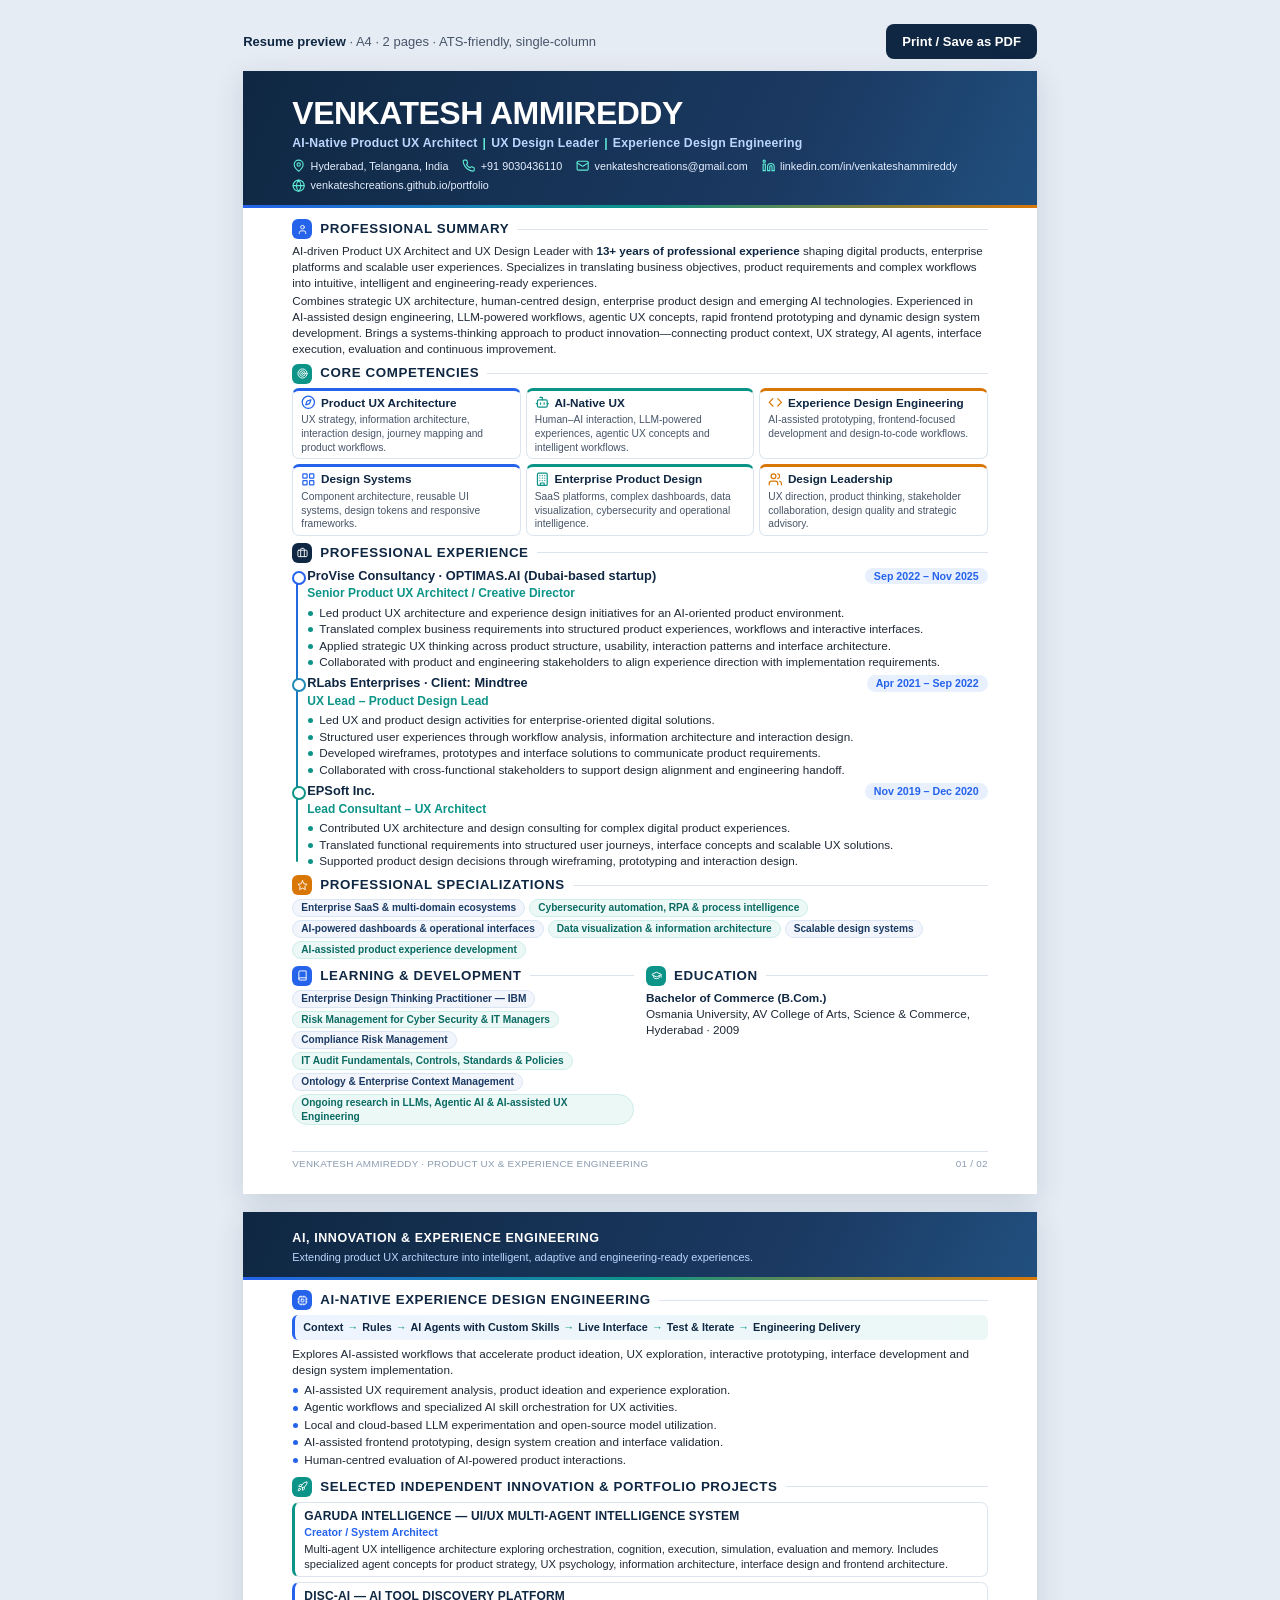
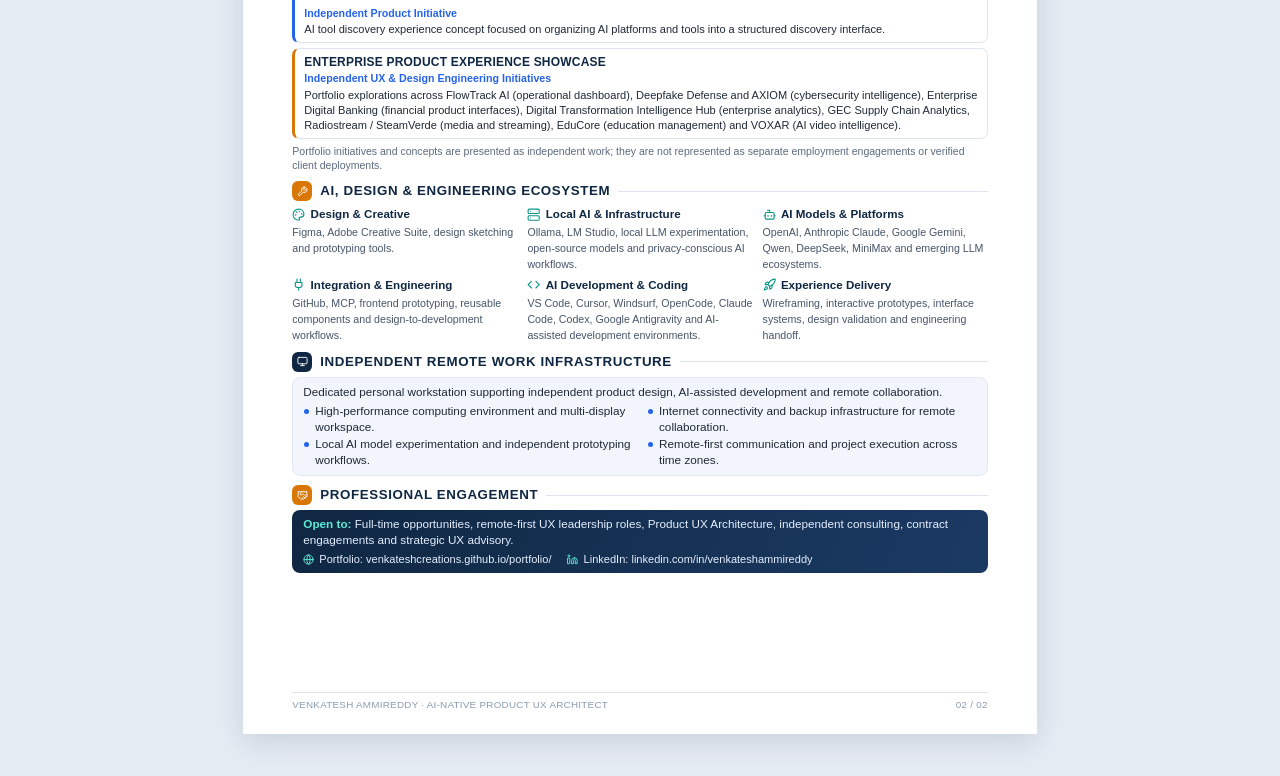
<file: resume.html>
<!DOCTYPE html>
<html lang="en">
<head>
<meta charset="UTF-8">
<meta name="viewport" content="width=device-width, initial-scale=1.0">
<meta name="color-scheme" content="light">
<meta name="author" content="Venkatesh Ammireddy">
<meta name="description" content="Resume of Venkatesh Ammireddy, AI-Native Product UX Architect and UX Design Leader with 13+ years of experience.">
<title>Venkatesh Ammireddy | AI-Native Product UX Architect</title>
<style>
  :root {
    --navy: #0f2742;
    --navy2: #1b3a63;
    --blue: #2563eb;
    --teal: #0d9488;
    --amber: #d97706;
    --ink: #1f2937;
    --muted: #5b6b7f;
    --line: #dce5ef;
    --pale: #f2f6fc;
    --pale-teal: #ecf8f6;
    --white: #fff;
  }
  * { box-sizing: border-box; }
  html { background: #e6ecf4; }
  body {
    margin: 0; padding: 24px 12px;
    color: var(--ink); background: #e6ecf4;
    font-family: Inter, "Segoe UI", Arial, Helvetica, sans-serif;
    font-size: 9.2pt; line-height: 1.42;
    -webkit-font-smoothing: antialiased;
  }
  a { color: inherit; text-decoration: none; }
  svg.i { width: 1em; height: 1em; fill: none; stroke: currentColor; stroke-width: 2; stroke-linecap: round; stroke-linejoin: round; flex: none; }

  .toolbar { width: 210mm; max-width: 100%; margin: 0 auto 12px; display: flex; justify-content: space-between; align-items: center; gap: 12px; font-size: 13px; color: #475569; }
  .toolbar strong { color: var(--navy); }
  .toolbar button { border: 0; border-radius: 8px; padding: 10px 16px; color: #fff; background: var(--navy); font: 600 13px Inter, "Segoe UI", Arial, sans-serif; cursor: pointer; }
  .toolbar button:hover { background: var(--blue); }

  .page { width: 210mm; height: 297mm; margin: 0 auto 18px; background: var(--white); box-shadow: 0 8px 28px rgba(15,39,66,.14); position: relative; overflow: hidden; page-break-after: always; }
  .page:last-child { page-break-after: auto; }
  .body { padding: 0 14mm; }

  /* ---------- Header ---------- */
  .hero { background: linear-gradient(115deg, var(--navy) 0%, var(--navy2) 70%, #21507f 100%); color: #fff; padding: 11mm 14mm 7mm; position: relative; }
  .hero:after { content: ""; position: absolute; left: 0; right: 0; bottom: 0; height: 3px; background: linear-gradient(90deg, var(--blue), var(--teal), var(--amber)); }
  h1 { margin: 0; font-size: 26pt; line-height: 1.05; letter-spacing: -.5px; font-weight: 800; }
  .headline { margin-top: 6px; font-size: 9.6pt; font-weight: 600; color: #bcd6ff; letter-spacing: .2px; }
  .headline b { color: #5eead4; font-weight: 700; padding: 0 5px; }
  .contact { display: flex; flex-wrap: wrap; gap: 5px 14px; margin-top: 10px; font-size: 8.4pt; color: #e6efff; }
  .contact > * { display: inline-flex; align-items: center; gap: 5px; }
  .contact svg.i { color: #5eead4; font-size: 10pt; }

  .hero.slim { padding: 7mm 14mm 5mm; }
  .hero.slim .kicker { font-size: 10pt; font-weight: 800; letter-spacing: .6px; text-transform: uppercase; color: #fff; }
  .hero.slim .sub { margin-top: 3px; font-size: 8.6pt; color: #bcd6ff; }

  /* ---------- Sections ---------- */
  .section { margin-top: 12px; }
  .st { display: flex; align-items: center; gap: 8px; margin: 0 0 7px; color: var(--navy); font-size: 10.6pt; font-weight: 800; letter-spacing: .6px; text-transform: uppercase; }
  .st .chip { width: 22px; height: 22px; border-radius: 6px; display: inline-flex; align-items: center; justify-content: center; color: #fff; background: var(--blue); font-size: 12px; }
  .st .chip.t { background: var(--teal); }
  .st .chip.a { background: var(--amber); }
  .st .chip.n { background: var(--navy); }
  .st:after { content: ""; flex: 1; height: 1px; background: var(--line); }
  p { margin: 0 0 5px; }
  .summary { font-size: 9.3pt; line-height: 1.5; }
  .summary strong { color: var(--navy); }

  /* ---------- Stat strip ---------- */
  .stats { display: flex; gap: 8px; margin-top: 9px; }
  .stat { flex: 1; background: var(--pale); border: 1px solid #e0e9f5; border-radius: 8px; padding: 6px 9px; }
  .stat b { display: block; font-size: 13pt; line-height: 1.1; color: var(--blue); font-weight: 800; }
  .stat span { font-size: 7.6pt; color: var(--muted); font-weight: 600; text-transform: uppercase; letter-spacing: .3px; }

  /* ---------- Competencies ---------- */
  .comp-grid { display: grid; grid-template-columns: 1fr 1fr 1fr; gap: 7px; }
  .comp { border: 1px solid var(--line); border-top: 3px solid var(--blue); border-radius: 7px; padding: 7px 9px; background: #fff; break-inside: avoid; }
  .comp:nth-child(3n+2) { border-top-color: var(--teal); }
  .comp:nth-child(3n+3) { border-top-color: var(--amber); }
  .comp h3 { margin: 0 0 3px; display: flex; align-items: center; gap: 5px; font-size: 8.8pt; color: var(--navy); font-weight: 800; }
  .comp h3 svg.i { color: var(--blue); font-size: 11pt; }
  .comp:nth-child(3n+2) h3 svg.i { color: var(--teal); }
  .comp:nth-child(3n+3) h3 svg.i { color: var(--amber); }
  .comp p { margin: 0; font-size: 8pt; line-height: 1.38; color: #475569; }

  /* ---------- Experience (timeline) ---------- */
  .timeline { position: relative; padding-left: 15px; }
  .timeline:before { content: ""; position: absolute; left: 4px; top: 6px; bottom: 6px; width: 2px; background: linear-gradient(var(--blue), var(--teal)); border-radius: 2px; }
  .role { position: relative; margin-bottom: 10px; break-inside: avoid; }
  .role:before { content: ""; position: absolute; left: -15px; top: 4px; width: 10px; height: 10px; border-radius: 50%; background: #fff; border: 2.5px solid var(--blue); }
  .role:nth-child(2):before { border-color: #1e88b8; }
  .role:nth-child(3):before { border-color: var(--teal); }
  .role-top { display: flex; justify-content: space-between; align-items: baseline; gap: 10px; }
  .company { font-size: 10pt; font-weight: 800; color: var(--navy); }
  .dates { white-space: nowrap; font-size: 8pt; font-weight: 700; color: var(--blue); background: #e8f0fe; border-radius: 20px; padding: 1px 9px; }
  .position { margin: 1px 0 3px; font-size: 9pt; font-weight: 700; color: var(--teal); }
  ul { margin: 3px 0 0; padding: 0; list-style: none; }
  li { position: relative; margin: 0 0 2.5px; padding-left: 12px; }
  li:before { content: ""; position: absolute; left: 1px; top: .52em; width: 5px; height: 5px; border-radius: 50%; background: var(--blue); }
  .tl li:before, .role li:before { background: var(--teal); }

  .tags { display: flex; flex-wrap: wrap; gap: 4px 5px; }
  .tag { font-size: 8pt; font-weight: 600; color: var(--navy2); background: var(--pale); border: 1px solid #dbe6f5; border-radius: 20px; padding: 2px 9px; }
  .tag.t { background: var(--pale-teal); border-color: #cdeee9; color: #0b6b63; }

  /* ---------- Page 2 ---------- */
  .flow { margin: 6px 0 8px; display: flex; flex-wrap: wrap; align-items: center; gap: 4px 4px; padding: 7px 9px; background: linear-gradient(90deg, #eef4ff, var(--pale-teal)); border-left: 3px solid var(--blue); border-radius: 6px; font-weight: 700; color: var(--navy); font-size: 8.4pt; }
  .flow .arrow { color: var(--teal); font-weight: 800; }
  .project { margin-bottom: 7px; padding: 7px 10px; border: 1px solid var(--line); border-left: 3px solid var(--teal); border-radius: 7px; break-inside: avoid; }
  .project:nth-of-type(2) { border-left-color: var(--blue); }
  .project:nth-of-type(3) { border-left-color: var(--amber); }
  .project h3 { margin: 0; font-size: 9pt; font-weight: 800; color: var(--navy); letter-spacing: .2px; }
  .project .meta { display: block; margin: 1px 0 3px; font-size: 8pt; font-weight: 700; color: var(--blue); }
  .project p { margin: 0; font-size: 8.7pt; }
  .small { color: var(--muted); font-size: 7.9pt; }

  .eco { display: grid; grid-template-columns: 1fr 1fr; gap: 6px 12px; }
  .eco div { break-inside: avoid; }
  .eco strong { display: flex; align-items: center; gap: 5px; font-size: 8.7pt; color: var(--navy); margin-bottom: 2px; }
  .eco strong svg.i { color: var(--teal); font-size: 10pt; }
  .eco span { color: #475569; font-size: 8.5pt; }

  .infra { background: var(--pale); border: 1px solid #e0e9f5; border-radius: 8px; padding: 8px 11px; }
  .infra p { margin-bottom: 3px; }

  .two { display: grid; grid-template-columns: 1fr 1fr; gap: 12px; }
  .callout { background: linear-gradient(115deg, var(--navy), var(--navy2)); color: #e6efff; border-radius: 8px; padding: 8px 12px; }
  .callout strong { color: #5eead4; }
  .callout .links { margin-top: 4px; display: flex; flex-wrap: wrap; gap: 3px 16px; font-size: 8.3pt; }
  .callout .links span { display: inline-flex; align-items: center; gap: 5px; }
  .callout .links svg.i { color: #5eead4; }

  .footer { position: absolute; bottom: 7mm; left: 14mm; right: 14mm; padding-top: 5px; border-top: 1px solid var(--line); display: flex; justify-content: space-between; font-size: 7.4pt; letter-spacing: .25px; color: #8a9bb0; }

  @page { size: A4; margin: 0; }
  @media print {
    html, body { background: #fff; padding: 0; margin: 0; }
    .toolbar { display: none !important; }
    .page { margin: 0; box-shadow: none; }
    * { -webkit-print-color-adjust: exact !important; print-color-adjust: exact !important; }
  }
  @media screen and (max-width: 800px) {
    .page { width: 100%; height: auto; padding-bottom: 50px; }
    .comp-grid, .eco, .two { grid-template-columns: 1fr; }
    .role-top { flex-direction: column; gap: 2px; align-items: flex-start; }
    .stats { flex-wrap: wrap; }
    .footer { position: static; margin: 16px 14mm 0; }
  }

  /* ---- fit-to-two-pages tightening ---- */
  body { font-size: 8.8pt; line-height: 1.36; }
  .body { padding: 0 13mm; }
  .hero { padding: 8mm 13mm 5mm; }
  h1 { font-size: 24pt; }
  .headline { margin-top: 4px; font-size: 9.2pt; }
  .contact { margin-top: 7px; font-size: 8.1pt; }
  .hero.slim { padding: 5mm 13mm 4mm; }
  .hero.slim .kicker { font-size: 9.4pt; }
  .hero.slim .sub { font-size: 8.2pt; }
  .section { margin-top: 9px; }
  .st { margin-bottom: 5px; font-size: 10pt; }
  .st .chip { width: 20px; height: 20px; font-size: 11px; }
  p { margin-bottom: 4px; }
  .summary { font-size: 8.9pt; line-height: 1.42; }
  .comp { padding: 5px 8px; }
  .comp p { font-size: 7.7pt; line-height: 1.32; }
  .role { margin-bottom: 7px; }
  li { margin-bottom: 1.5px; }
  .project { padding: 5px 9px; margin-bottom: 5px; }
  .project p { font-size: 8.3pt; line-height: 1.35; }
  .project .meta { margin-bottom: 2px; }
  .eco { grid-template-columns: 1fr 1fr 1fr; gap: 5px 10px; }
  .eco span { font-size: 8pt; line-height: 1.32; }
  .infra { padding: 6px 10px; }
  .infra ul { display: grid; grid-template-columns: 1fr 1fr; column-gap: 14px; }
  .flow { margin: 4px 0 6px; padding: 5px 8px; font-size: 8.1pt; }
  .callout { padding: 6px 11px; }
  .footer { left: 13mm; right: 13mm; bottom: 6mm; }
  .tag { font-size: 7.6pt; padding: 1px 8px; }

  .page:first-of-type .section { margin-top: 7px; }
  .page:first-of-type .summary { line-height: 1.36; margin-bottom: 3px; }
  .page:first-of-type .role { margin-bottom: 5px; }
  .page:first-of-type .position { margin-bottom: 2px; }
  .page:first-of-type li { margin-bottom: 1px; line-height: 1.32; }
  .page:first-of-type .comp-grid { gap: 5px; }
  .page:first-of-type .st { margin-bottom: 4px; }

  .page:first-of-type .summary { font-size: 8.7pt; }
  .page:first-of-type .hero { padding-top: 7mm; padding-bottom: 4mm; }
  .page:first-of-type .comp { padding: 4px 8px; }
  .page:first-of-type .role-top .company { font-size: 9.6pt; }
  .page:first-of-type .tags { gap: 3px 4px; }
</style>
</head>
<body>

<!-- Decorative icon sprite (no text, ignored by ATS parsers) -->
<svg width="0" height="0" style="position:absolute" aria-hidden="true">
  <defs>
    <symbol id="pin" viewBox="0 0 24 24"><path d="M20 10c0 6-8 12-8 12s-8-6-8-12a8 8 0 0 1 16 0Z"/><circle cx="12" cy="10" r="3"/></symbol>
    <symbol id="phone" viewBox="0 0 24 24"><path d="M22 16.92v3a2 2 0 0 1-2.18 2 19.79 19.79 0 0 1-8.63-3.07 19.5 19.5 0 0 1-6-6 19.79 19.79 0 0 1-3.07-8.67A2 2 0 0 1 4.11 2h3a2 2 0 0 1 2 1.72c.13.96.36 1.9.7 2.81a2 2 0 0 1-.45 2.11L8.09 9.91a16 16 0 0 0 6 6l1.27-1.27a2 2 0 0 1 2.11-.45c.91.34 1.85.57 2.81.7A2 2 0 0 1 22 16.92z"/></symbol>
    <symbol id="mail" viewBox="0 0 24 24"><rect width="20" height="16" x="2" y="4" rx="2"/><path d="m22 7-8.97 5.7a1.94 1.94 0 0 1-2.06 0L2 7"/></symbol>
    <symbol id="linkedin" viewBox="0 0 24 24"><path d="M16 8a6 6 0 0 1 6 6v7h-4v-7a2 2 0 0 0-2-2 2 2 0 0 0-2 2v7h-4v-7a6 6 0 0 1 6-6z"/><rect width="4" height="12" x="2" y="9"/><circle cx="4" cy="4" r="2"/></symbol>
    <symbol id="globe" viewBox="0 0 24 24"><circle cx="12" cy="12" r="10"/><path d="M12 2a14.5 14.5 0 0 0 0 20 14.5 14.5 0 0 0 0-20"/><path d="M2 12h20"/></symbol>
    <symbol id="user" viewBox="0 0 24 24"><path d="M19 21v-2a4 4 0 0 0-4-4H9a4 4 0 0 0-4 4v2"/><circle cx="12" cy="7" r="4"/></symbol>
    <symbol id="target" viewBox="0 0 24 24"><circle cx="12" cy="12" r="10"/><circle cx="12" cy="12" r="6"/><circle cx="12" cy="12" r="2"/></symbol>
    <symbol id="briefcase" viewBox="0 0 24 24"><rect width="20" height="14" x="2" y="7" rx="2"/><path d="M16 21V5a2 2 0 0 0-2-2h-4a2 2 0 0 0-2 2v16"/></symbol>
    <symbol id="star" viewBox="0 0 24 24"><path d="m12 2 3.09 6.26L22 9.27l-5 4.87 1.18 6.88L12 17.77l-6.18 3.25L7 14.14 2 9.27l6.91-1.01L12 2z"/></symbol>
    <symbol id="cpu" viewBox="0 0 24 24"><rect width="16" height="16" x="4" y="4" rx="2"/><rect width="6" height="6" x="9" y="9" rx="1"/><path d="M15 2v2M15 20v2M2 15h2M2 9h2M20 15h2M20 9h2M9 2v2M9 20v2"/></symbol>
    <symbol id="folder" viewBox="0 0 24 24"><path d="M20 20a2 2 0 0 0 2-2V8a2 2 0 0 0-2-2h-7.9a2 2 0 0 1-1.69-.9L9.6 3.9A2 2 0 0 0 7.93 3H4a2 2 0 0 0-2 2v13a2 2 0 0 0 2 2Z"/></symbol>
    <symbol id="wrench" viewBox="0 0 24 24"><path d="M14.7 6.3a1 1 0 0 0 0 1.4l1.6 1.6a1 1 0 0 0 1.4 0l3.77-3.77a6 6 0 0 1-7.94 7.94l-6.91 6.91a2.12 2.12 0 0 1-3-3l6.91-6.91a6 6 0 0 1 7.94-7.94l-3.76 3.76z"/></symbol>
    <symbol id="monitor" viewBox="0 0 24 24"><rect width="20" height="14" x="2" y="3" rx="2"/><path d="M8 21h8M12 17v4"/></symbol>
    <symbol id="book" viewBox="0 0 24 24"><path d="M4 19.5v-15A2.5 2.5 0 0 1 6.5 2H20v20H6.5a2.5 2.5 0 0 1 0-5H20"/></symbol>
    <symbol id="cap" viewBox="0 0 24 24"><path d="M21.42 10.92a1 1 0 0 0-.02-1.84L12.83 5.18a2 2 0 0 0-1.66 0L2.6 9.08a1 1 0 0 0 0 1.83l8.57 3.91a2 2 0 0 0 1.66 0z"/><path d="M22 10v6"/><path d="M6 12.5V16a6 3 0 0 0 12 0v-3.5"/></symbol>
    <symbol id="handshake" viewBox="0 0 24 24"><path d="m11 17 2 2a1 1 0 1 0 3-3"/><path d="m14 14 2.5 2.5a1 1 0 1 0 3-3l-3.88-3.88a3 3 0 0 0-4.24 0l-.88.88a1 1 0 1 1-3-3l2.81-2.81a5.79 5.79 0 0 1 7.06-.87l.47.28a2 2 0 0 0 1.42.25L21 4"/><path d="m21 3 1 11h-2"/><path d="M3 3 2 14l6.5 6.5a1 1 0 1 0 3-3"/><path d="M3 4h8"/></symbol>
    <symbol id="compass" viewBox="0 0 24 24"><circle cx="12" cy="12" r="10"/><path d="m16.24 7.76-1.8 5.41a2 2 0 0 1-1.27 1.27L7.76 16.24l1.8-5.41a2 2 0 0 1 1.27-1.27z"/></symbol>
    <symbol id="bot" viewBox="0 0 24 24"><path d="M12 8V4H8"/><rect width="16" height="12" x="4" y="8" rx="2"/><path d="M2 14h2M20 14h2M15 13v2M9 13v2"/></symbol>
    <symbol id="code" viewBox="0 0 24 24"><path d="m16 18 6-6-6-6"/><path d="m8 6-6 6 6 6"/></symbol>
    <symbol id="grid" viewBox="0 0 24 24"><rect width="7" height="7" x="3" y="3" rx="1"/><rect width="7" height="7" x="14" y="3" rx="1"/><rect width="7" height="7" x="14" y="14" rx="1"/><rect width="7" height="7" x="3" y="14" rx="1"/></symbol>
    <symbol id="building" viewBox="0 0 24 24"><rect width="16" height="20" x="4" y="2" rx="2"/><path d="M9 22v-4h6v4M8 6h.01M16 6h.01M12 6h.01M12 10h.01M12 14h.01M16 10h.01M16 14h.01M8 10h.01M8 14h.01"/></symbol>
    <symbol id="users" viewBox="0 0 24 24"><path d="M16 21v-2a4 4 0 0 0-4-4H6a4 4 0 0 0-4 4v2"/><circle cx="9" cy="7" r="4"/><path d="M22 21v-2a4 4 0 0 0-3-3.87M16 3.13a4 4 0 0 1 0 7.75"/></symbol>
    <symbol id="palette" viewBox="0 0 24 24"><circle cx="13.5" cy="6.5" r=".5"/><circle cx="17.5" cy="10.5" r=".5"/><circle cx="8.5" cy="7.5" r=".5"/><circle cx="6.5" cy="12.5" r=".5"/><path d="M12 2C6.5 2 2 6.5 2 12s4.5 10 10 10c.93 0 1.65-.75 1.65-1.69 0-.44-.18-.84-.44-1.13-.27-.29-.43-.68-.43-1.12a1.64 1.64 0 0 1 1.67-1.67H16c3.05 0 5.5-2.45 5.5-5.5C21.5 6 17.5 2 12 2z"/></symbol>
    <symbol id="server" viewBox="0 0 24 24"><rect width="20" height="8" x="2" y="2" rx="2"/><rect width="20" height="8" x="2" y="14" rx="2"/><path d="M6 6h.01M6 18h.01"/></symbol>
    <symbol id="plug" viewBox="0 0 24 24"><path d="M12 22v-5M9 8V2M15 8V2M18 8v5a4 4 0 0 1-4 4h-4a4 4 0 0 1-4-4V8Z"/></symbol>
    <symbol id="rocket" viewBox="0 0 24 24"><path d="M4.5 16.5c-1.5 1.26-2 5-2 5s3.74-.5 5-2c.71-.84.7-2.13-.09-2.91a2.18 2.18 0 0 0-2.91-.09z"/><path d="m12 15-3-3a22 22 0 0 1 2-3.95A12.88 12.88 0 0 1 22 2c0 2.72-.78 7.5-6 11a22.35 22.35 0 0 1-4 2z"/><path d="M9 12H4s.55-3.03 2-4c1.62-1.08 5 0 5 0M12 15v5s3.03-.55 4-2c1.08-1.62 0-5 0-5"/></symbol>
  </defs>
</svg>

<div class="toolbar">
  <div><strong>Resume preview</strong> · A4 · 2 pages · ATS-friendly, single-column</div>
  <button onclick="window.print()">Print / Save as PDF</button>
</div>

<main>
<!-- ================= PAGE 1 ================= -->
<section class="page">
  <header class="hero">
    <h1>VENKATESH AMMIREDDY</h1>
    <div class="headline">AI-Native Product UX Architect<b>|</b>UX Design Leader<b>|</b>Experience Design Engineering</div>
    <div class="contact">
      <span><svg class="i"><use href="#pin"/></svg>Hyderabad, Telangana, India</span>
      <span><svg class="i"><use href="#phone"/></svg>+91 9030436110</span>
      <a href="mailto:venkateshcreations@gmail.com"><svg class="i"><use href="#mail"/></svg>venkateshcreations@gmail.com</a>
      <a href="https://in.linkedin.com/in/venkateshammireddy"><svg class="i"><use href="#linkedin"/></svg>linkedin.com/in/venkateshammireddy</a>
      <a href="https://venkateshcreations.github.io/portfolio/"><svg class="i"><use href="#globe"/></svg>venkateshcreations.github.io/portfolio</a>
    </div>
  </header>

  <div class="body">
    <section class="section" style="margin-top:11px">
      <h2 class="st"><span class="chip"><svg class="i"><use href="#user"/></svg></span>Professional Summary</h2>
      <p class="summary">AI-driven Product UX Architect and UX Design Leader with <strong>13+ years of professional experience</strong> shaping digital products, enterprise platforms and scalable user experiences. Specializes in translating business objectives, product requirements and complex workflows into intuitive, intelligent and engineering-ready experiences.</p>
      <p class="summary">Combines strategic UX architecture, human-centred design, enterprise product design and emerging AI technologies. Experienced in AI-assisted design engineering, LLM-powered workflows, agentic UX concepts, rapid frontend prototyping and dynamic design system development. Brings a systems-thinking approach to product innovation—connecting product context, UX strategy, AI agents, interface execution, evaluation and continuous improvement.</p>
    </section>

    <section class="section">
      <h2 class="st"><span class="chip t"><svg class="i"><use href="#target"/></svg></span>Core Competencies</h2>
      <div class="comp-grid">
        <div class="comp"><h3><svg class="i"><use href="#compass"/></svg>Product UX Architecture</h3><p>UX strategy, information architecture, interaction design, journey mapping and product workflows.</p></div>
        <div class="comp"><h3><svg class="i"><use href="#bot"/></svg>AI-Native UX</h3><p>Human–AI interaction, LLM-powered experiences, agentic UX concepts and intelligent workflows.</p></div>
        <div class="comp"><h3><svg class="i"><use href="#code"/></svg>Experience Design Engineering</h3><p>AI-assisted prototyping, frontend-focused development and design-to-code workflows.</p></div>
        <div class="comp"><h3><svg class="i"><use href="#grid"/></svg>Design Systems</h3><p>Component architecture, reusable UI systems, design tokens and responsive frameworks.</p></div>
        <div class="comp"><h3><svg class="i"><use href="#building"/></svg>Enterprise Product Design</h3><p>SaaS platforms, complex dashboards, data visualization, cybersecurity and operational intelligence.</p></div>
        <div class="comp"><h3><svg class="i"><use href="#users"/></svg>Design Leadership</h3><p>UX direction, product thinking, stakeholder collaboration, design quality and strategic advisory.</p></div>
      </div>
    </section>

    <section class="section">
      <h2 class="st"><span class="chip n"><svg class="i"><use href="#briefcase"/></svg></span>Professional Experience</h2>
      <div class="timeline">
        <div class="role">
          <div class="role-top">
            <div class="company">ProVise Consultancy · OPTIMAS.AI (Dubai-based startup)</div>
            <div class="dates">Sep 2022 – Nov 2025</div>
          </div>
          <div class="position">Senior Product UX Architect / Creative Director</div>
          <ul>
            <li>Led product UX architecture and experience design initiatives for an AI-oriented product environment.</li>
            <li>Translated complex business requirements into structured product experiences, workflows and interactive interfaces.</li>
            <li>Applied strategic UX thinking across product structure, usability, interaction patterns and interface architecture.</li>
            <li>Collaborated with product and engineering stakeholders to align experience direction with implementation requirements.</li>
          </ul>
        </div>
        <div class="role">
          <div class="role-top">
            <div class="company">RLabs Enterprises · Client: Mindtree</div>
            <div class="dates">Apr 2021 – Sep 2022</div>
          </div>
          <div class="position">UX Lead – Product Design Lead</div>
          <ul>
            <li>Led UX and product design activities for enterprise-oriented digital solutions.</li>
            <li>Structured user experiences through workflow analysis, information architecture and interaction design.</li>
            <li>Developed wireframes, prototypes and interface solutions to communicate product requirements.</li>
            <li>Collaborated with cross-functional stakeholders to support design alignment and engineering handoff.</li>
          </ul>
        </div>
        <div class="role">
          <div class="role-top">
            <div class="company">EPSoft Inc.</div>
            <div class="dates">Nov 2019 – Dec 2020</div>
          </div>
          <div class="position">Lead Consultant – UX Architect</div>
          <ul>
            <li>Contributed UX architecture and design consulting for complex digital product experiences.</li>
            <li>Translated functional requirements into structured user journeys, interface concepts and scalable UX solutions.</li>
            <li>Supported product design decisions through wireframing, prototyping and interaction design.</li>
          </ul>
        </div>
      </div>
    </section>

    <section class="section">
      <h2 class="st"><span class="chip a"><svg class="i"><use href="#star"/></svg></span>Professional Specializations</h2>
      <div class="tags">
        <span class="tag">Enterprise SaaS &amp; multi-domain ecosystems</span>
        <span class="tag t">Cybersecurity automation, RPA &amp; process intelligence</span>
        <span class="tag">AI-powered dashboards &amp; operational interfaces</span>
        <span class="tag t">Data visualization &amp; information architecture</span>
        <span class="tag">Scalable design systems</span>
        <span class="tag t">AI-assisted product experience development</span>
      </div>
    </section>
    <div class="two">
      <section class="section">
        <h2 class="st"><span class="chip"><svg class="i"><use href="#book"/></svg></span>Learning &amp; Development</h2>
        <div class="tags">
          <span class="tag">Enterprise Design Thinking Practitioner — IBM</span>
          <span class="tag t">Risk Management for Cyber Security &amp; IT Managers</span>
          <span class="tag">Compliance Risk Management</span>
          <span class="tag t">IT Audit Fundamentals, Controls, Standards &amp; Policies</span>
          <span class="tag">Ontology &amp; Enterprise Context Management</span>
          <span class="tag t">Ongoing research in LLMs, Agentic AI &amp; AI-assisted UX Engineering</span>
        </div>
      </section>
      <section class="section">
        <h2 class="st"><span class="chip t"><svg class="i"><use href="#cap"/></svg></span>Education</h2>
        <p><strong style="color:var(--navy)">Bachelor of Commerce (B.Com.)</strong><br>Osmania University, AV College of Arts, Science &amp; Commerce, Hyderabad · 2009</p>
      </section>
    </div>
  </div>

  <div class="footer"><span>VENKATESH AMMIREDDY · PRODUCT UX &amp; EXPERIENCE ENGINEERING</span><span>01 / 02</span></div>
</section>

<!-- ================= PAGE 2 ================= -->
<section class="page">
  <header class="hero slim">
    <div class="kicker">AI, Innovation &amp; Experience Engineering</div>
    <div class="sub">Extending product UX architecture into intelligent, adaptive and engineering-ready experiences.</div>
  </header>

  <div class="body">
    <section class="section" style="margin-top:10px">
      <h2 class="st"><span class="chip"><svg class="i"><use href="#cpu"/></svg></span>AI-Native Experience Design Engineering</h2>
      <div class="flow">
        <span>Context</span><span class="arrow">→</span><span>Rules</span><span class="arrow">→</span><span>AI Agents with Custom Skills</span><span class="arrow">→</span><span>Live Interface</span><span class="arrow">→</span><span>Test &amp; Iterate</span><span class="arrow">→</span><span>Engineering Delivery</span>
      </div>
      <p>Explores AI-assisted workflows that accelerate product ideation, UX exploration, interactive prototyping, interface development and design system implementation.</p>
      <ul>
        <li>AI-assisted UX requirement analysis, product ideation and experience exploration.</li>
        <li>Agentic workflows and specialized AI skill orchestration for UX activities.</li>
        <li>Local and cloud-based LLM experimentation and open-source model utilization.</li>
        <li>AI-assisted frontend prototyping, design system creation and interface validation.</li>
        <li>Human-centred evaluation of AI-powered product interactions.</li>
      </ul>
    </section>

    <section class="section">
      <h2 class="st"><span class="chip t"><svg class="i"><use href="#rocket"/></svg></span>Selected Independent Innovation &amp; Portfolio Projects</h2>
      <div class="project">
        <h3>GARUDA INTELLIGENCE — UI/UX MULTI-AGENT INTELLIGENCE SYSTEM</h3>
        <span class="meta">Creator / System Architect</span>
        <p>Multi-agent UX intelligence architecture exploring orchestration, cognition, execution, simulation, evaluation and memory. Includes specialized agent concepts for product strategy, UX psychology, information architecture, interface design and frontend architecture.</p>
      </div>
      <div class="project">
        <h3>DISC-AI — AI TOOL DISCOVERY PLATFORM</h3>
        <span class="meta">Independent Product Initiative</span>
        <p>AI tool discovery experience concept focused on organizing AI platforms and tools into a structured discovery interface.</p>
      </div>
      <div class="project">
        <h3>ENTERPRISE PRODUCT EXPERIENCE SHOWCASE</h3>
        <span class="meta">Independent UX &amp; Design Engineering Initiatives</span>
        <p>Portfolio explorations across FlowTrack AI (operational dashboard), Deepfake Defense and AXIOM (cybersecurity intelligence), Enterprise Digital Banking (financial product interfaces), Digital Transformation Intelligence Hub (enterprise analytics), GEC Supply Chain Analytics, Radiostream / SteamVerde (media and streaming), EduCore (education management) and VOXAR (AI video intelligence).</p>
      </div>
      <p class="small">Portfolio initiatives and concepts are presented as independent work; they are not represented as separate employment engagements or verified client deployments.</p>
    </section>

    <section class="section">
      <h2 class="st"><span class="chip a"><svg class="i"><use href="#wrench"/></svg></span>AI, Design &amp; Engineering Ecosystem</h2>
      <div class="eco">
        <div><strong><svg class="i"><use href="#palette"/></svg>Design &amp; Creative</strong><span>Figma, Adobe Creative Suite, design sketching and prototyping tools.</span></div>
        <div><strong><svg class="i"><use href="#server"/></svg>Local AI &amp; Infrastructure</strong><span>Ollama, LM Studio, local LLM experimentation, open-source models and privacy-conscious AI workflows.</span></div>
        <div><strong><svg class="i"><use href="#bot"/></svg>AI Models &amp; Platforms</strong><span>OpenAI, Anthropic Claude, Google Gemini, Qwen, DeepSeek, MiniMax and emerging LLM ecosystems.</span></div>
        <div><strong><svg class="i"><use href="#plug"/></svg>Integration &amp; Engineering</strong><span>GitHub, MCP, frontend prototyping, reusable components and design-to-development workflows.</span></div>
        <div><strong><svg class="i"><use href="#code"/></svg>AI Development &amp; Coding</strong><span>VS Code, Cursor, Windsurf, OpenCode, Claude Code, Codex, Google Antigravity and AI-assisted development environments.</span></div>
        <div><strong><svg class="i"><use href="#rocket"/></svg>Experience Delivery</strong><span>Wireframing, interactive prototypes, interface systems, design validation and engineering handoff.</span></div>
      </div>
    </section>

    <section class="section">
      <h2 class="st"><span class="chip n"><svg class="i"><use href="#monitor"/></svg></span>Independent Remote Work Infrastructure</h2>
      <div class="infra">
        <p>Dedicated personal workstation supporting independent product design, AI-assisted development and remote collaboration.</p>
        <ul>
          <li>High-performance computing environment and multi-display workspace.</li>
          <li>Internet connectivity and backup infrastructure for remote collaboration.</li>
          <li>Local AI model experimentation and independent prototyping workflows.</li>
          <li>Remote-first communication and project execution across time zones.</li>
        </ul>
      </div>
    </section>


    <section class="section">
      <h2 class="st"><span class="chip a"><svg class="i"><use href="#handshake"/></svg></span>Professional Engagement</h2>
      <div class="callout">
        <div><strong>Open to:</strong> Full-time opportunities, remote-first UX leadership roles, Product UX Architecture, independent consulting, contract engagements and strategic UX advisory.</div>
        <div class="links">
          <span><svg class="i"><use href="#globe"/></svg>Portfolio: venkateshcreations.github.io/portfolio/</span>
          <span><svg class="i"><use href="#linkedin"/></svg>LinkedIn: linkedin.com/in/venkateshammireddy</span>
        </div>
      </div>
    </section>
  </div>

  <div class="footer"><span>VENKATESH AMMIREDDY · AI-NATIVE PRODUCT UX ARCHITECT</span><span>02 / 02</span></div>
</section>
</main>
</body>
</html>
</file>
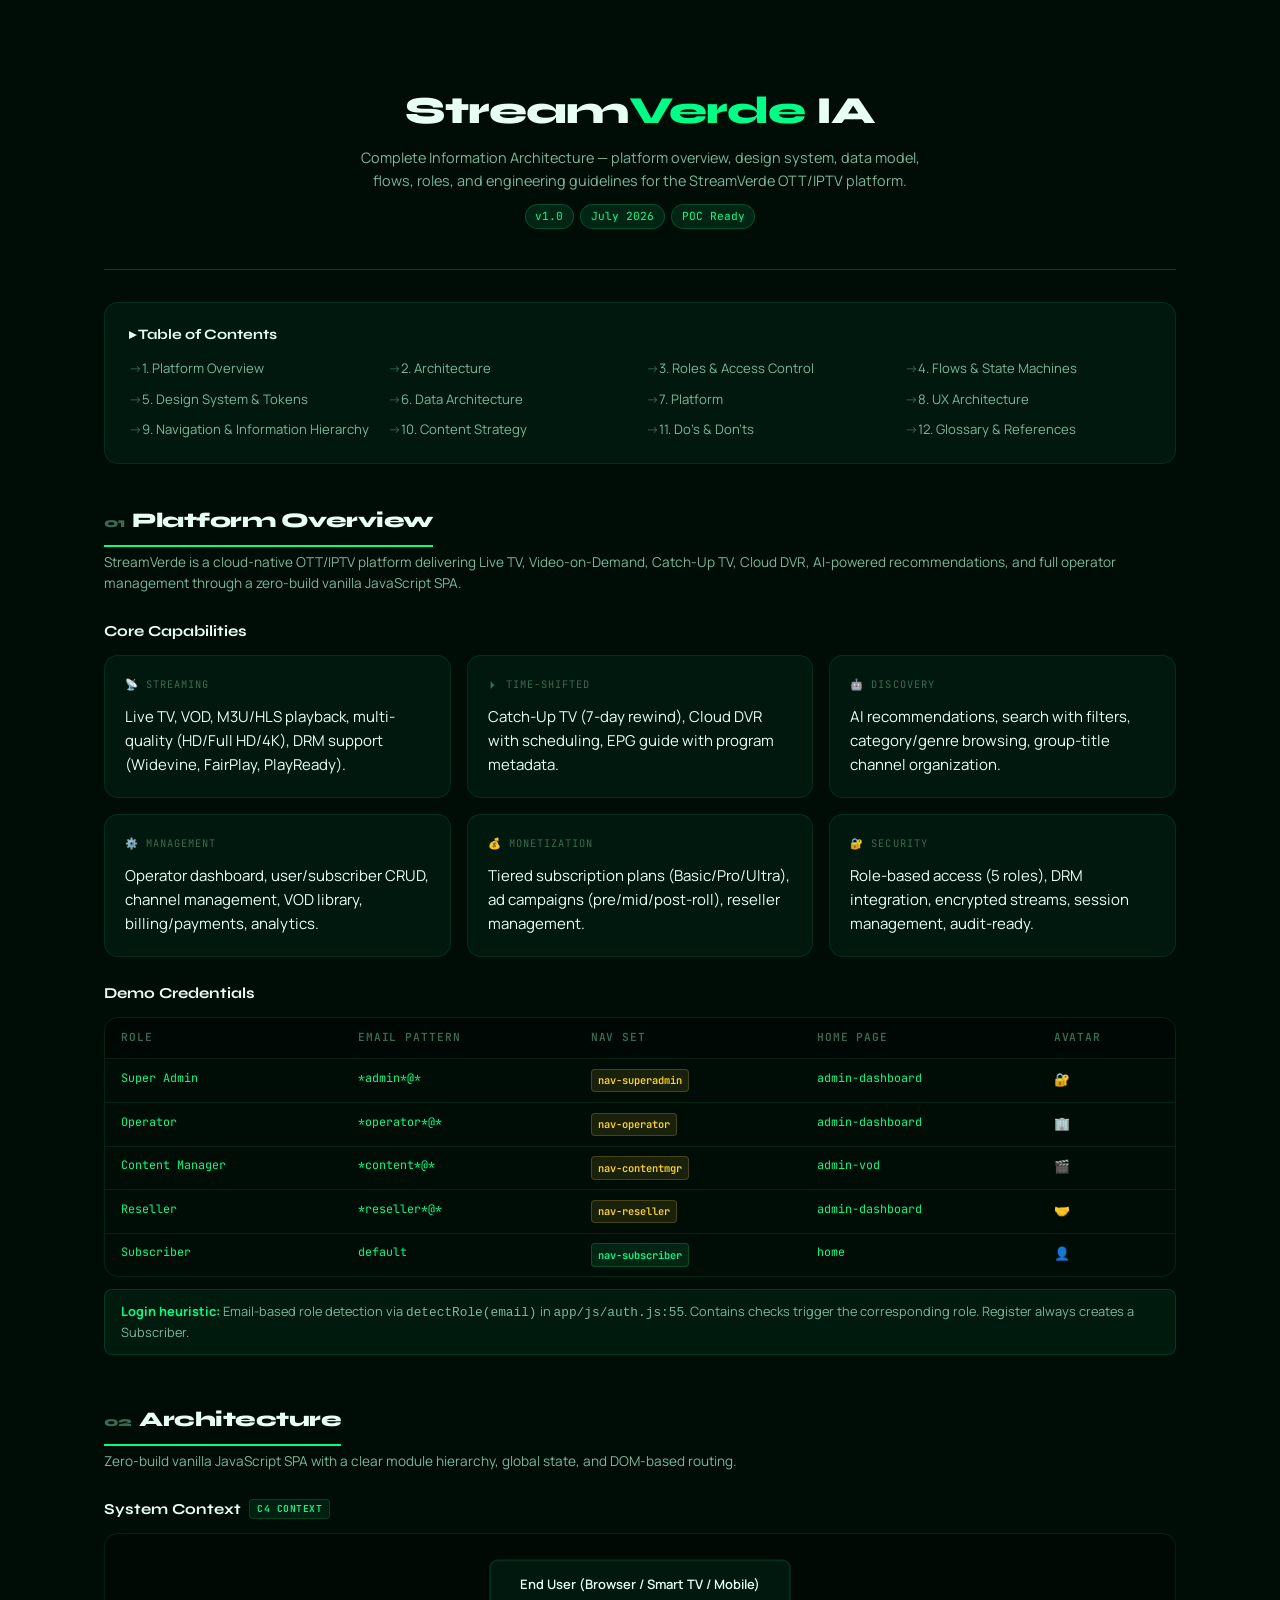
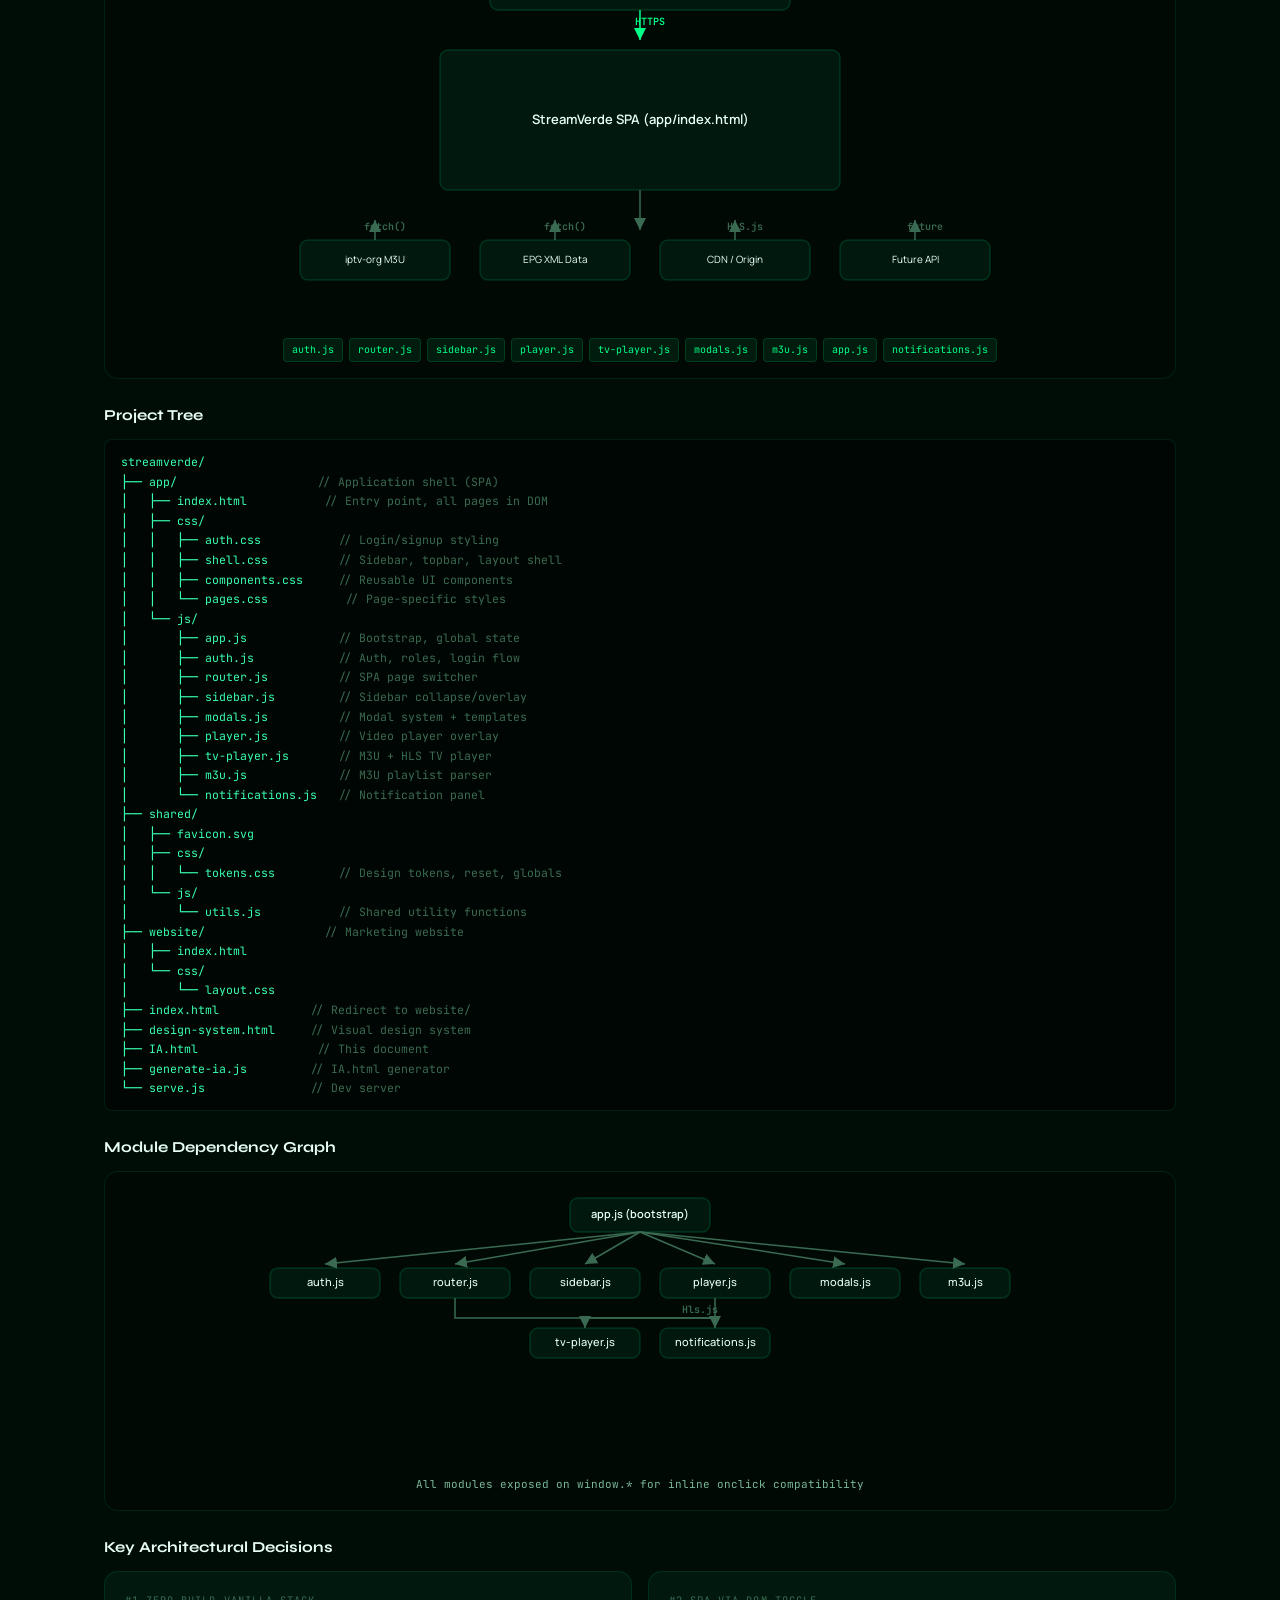
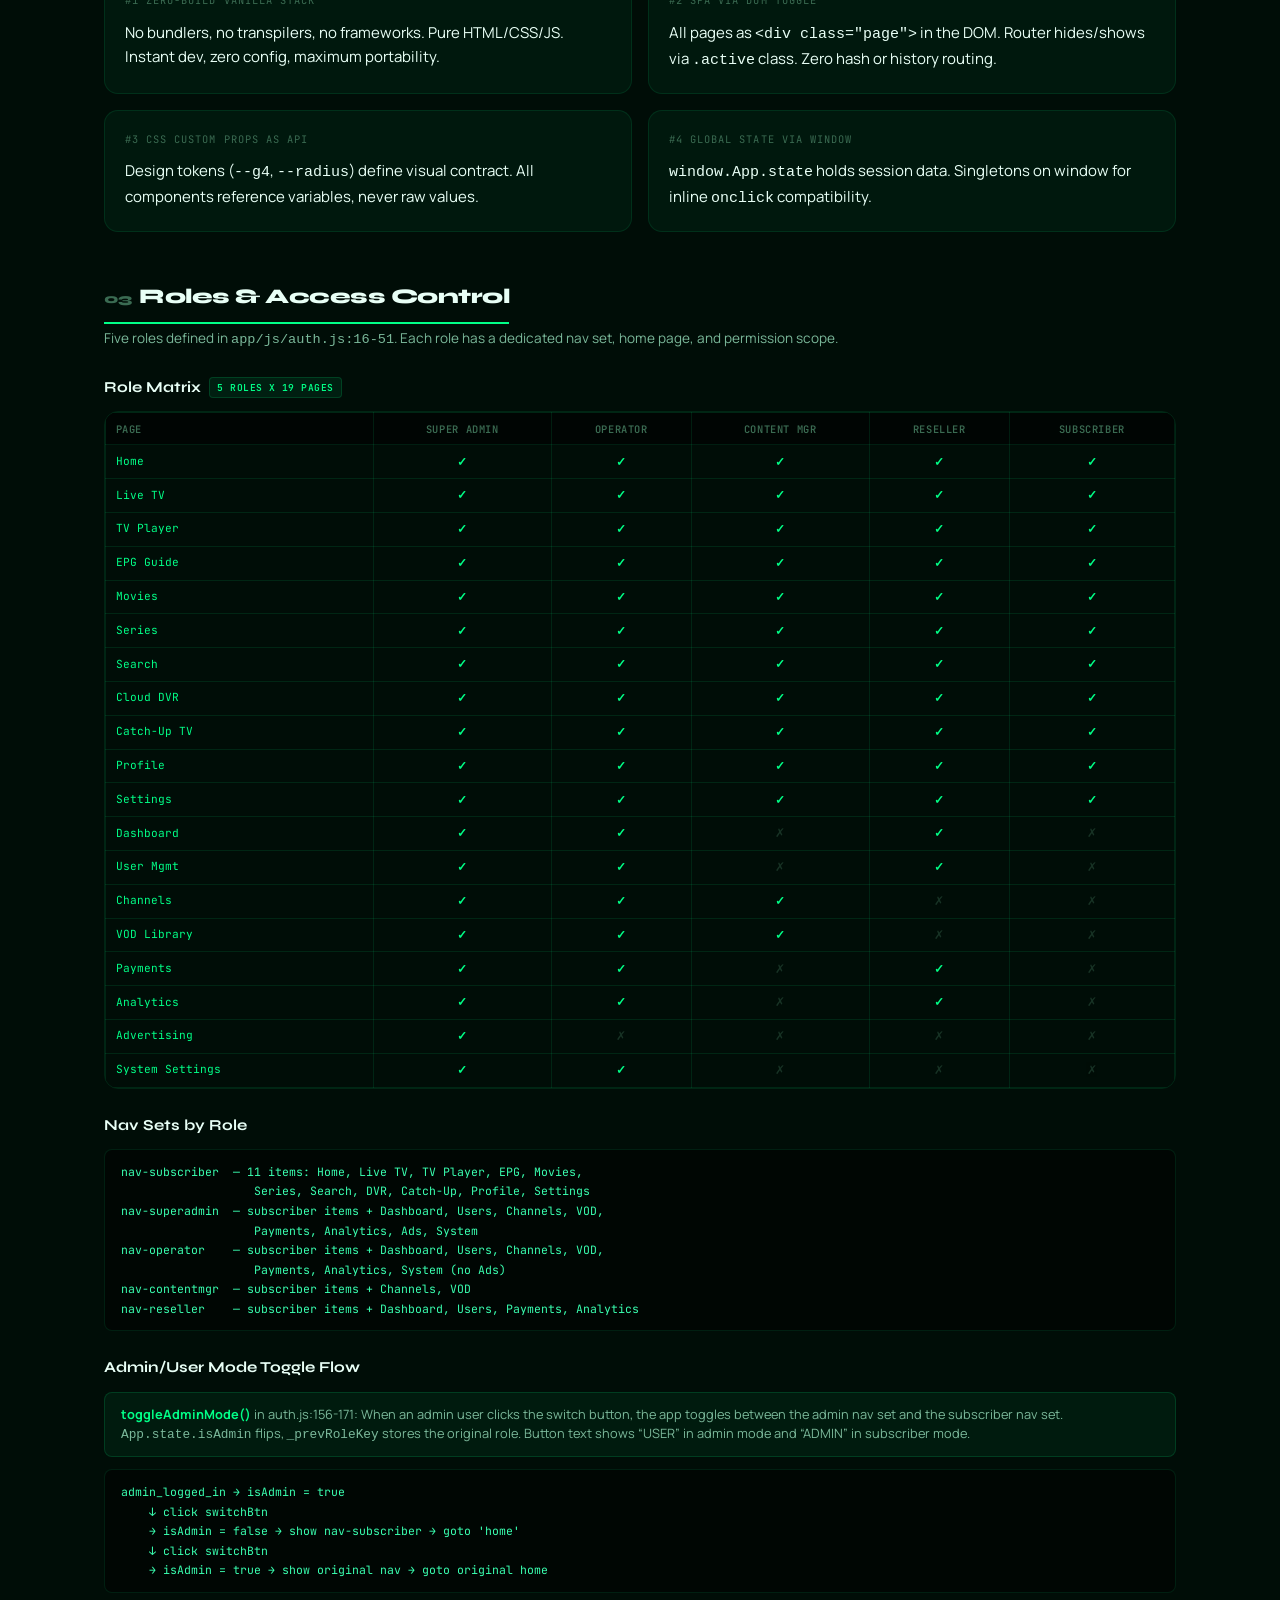
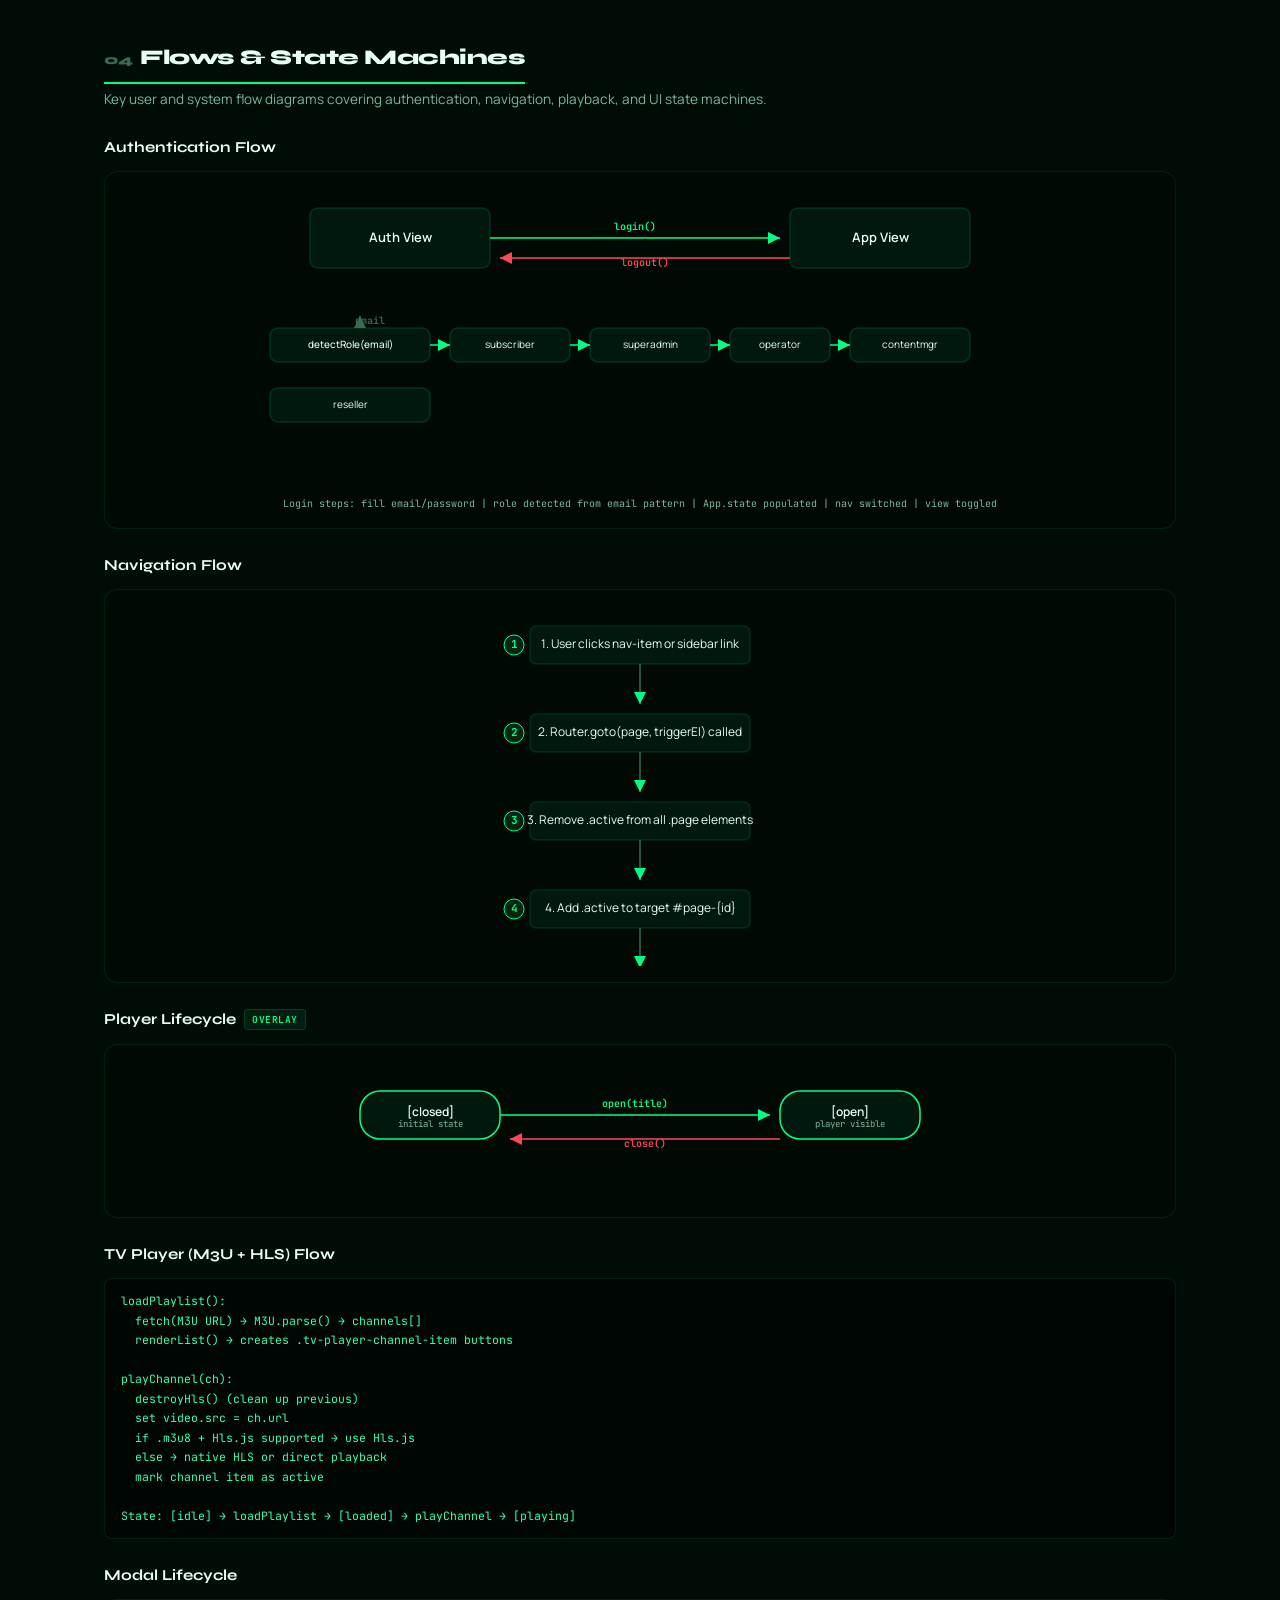
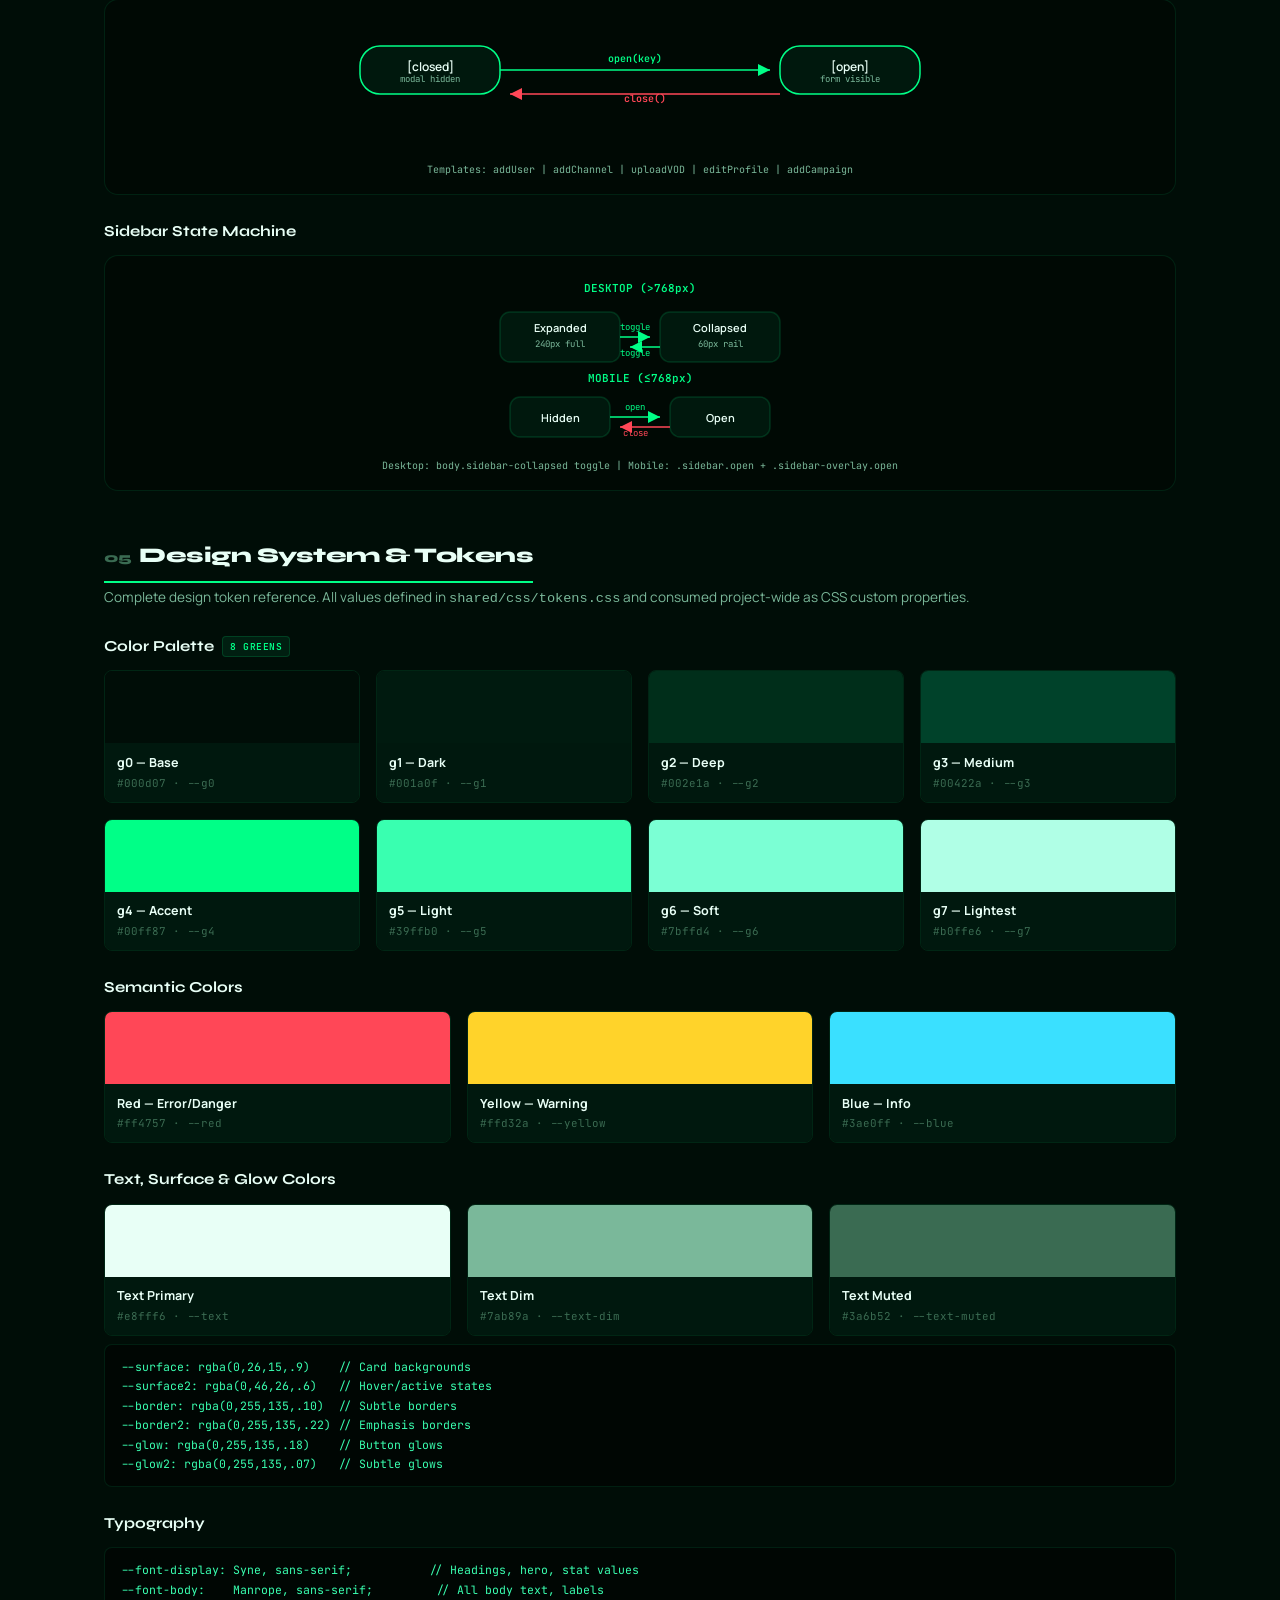
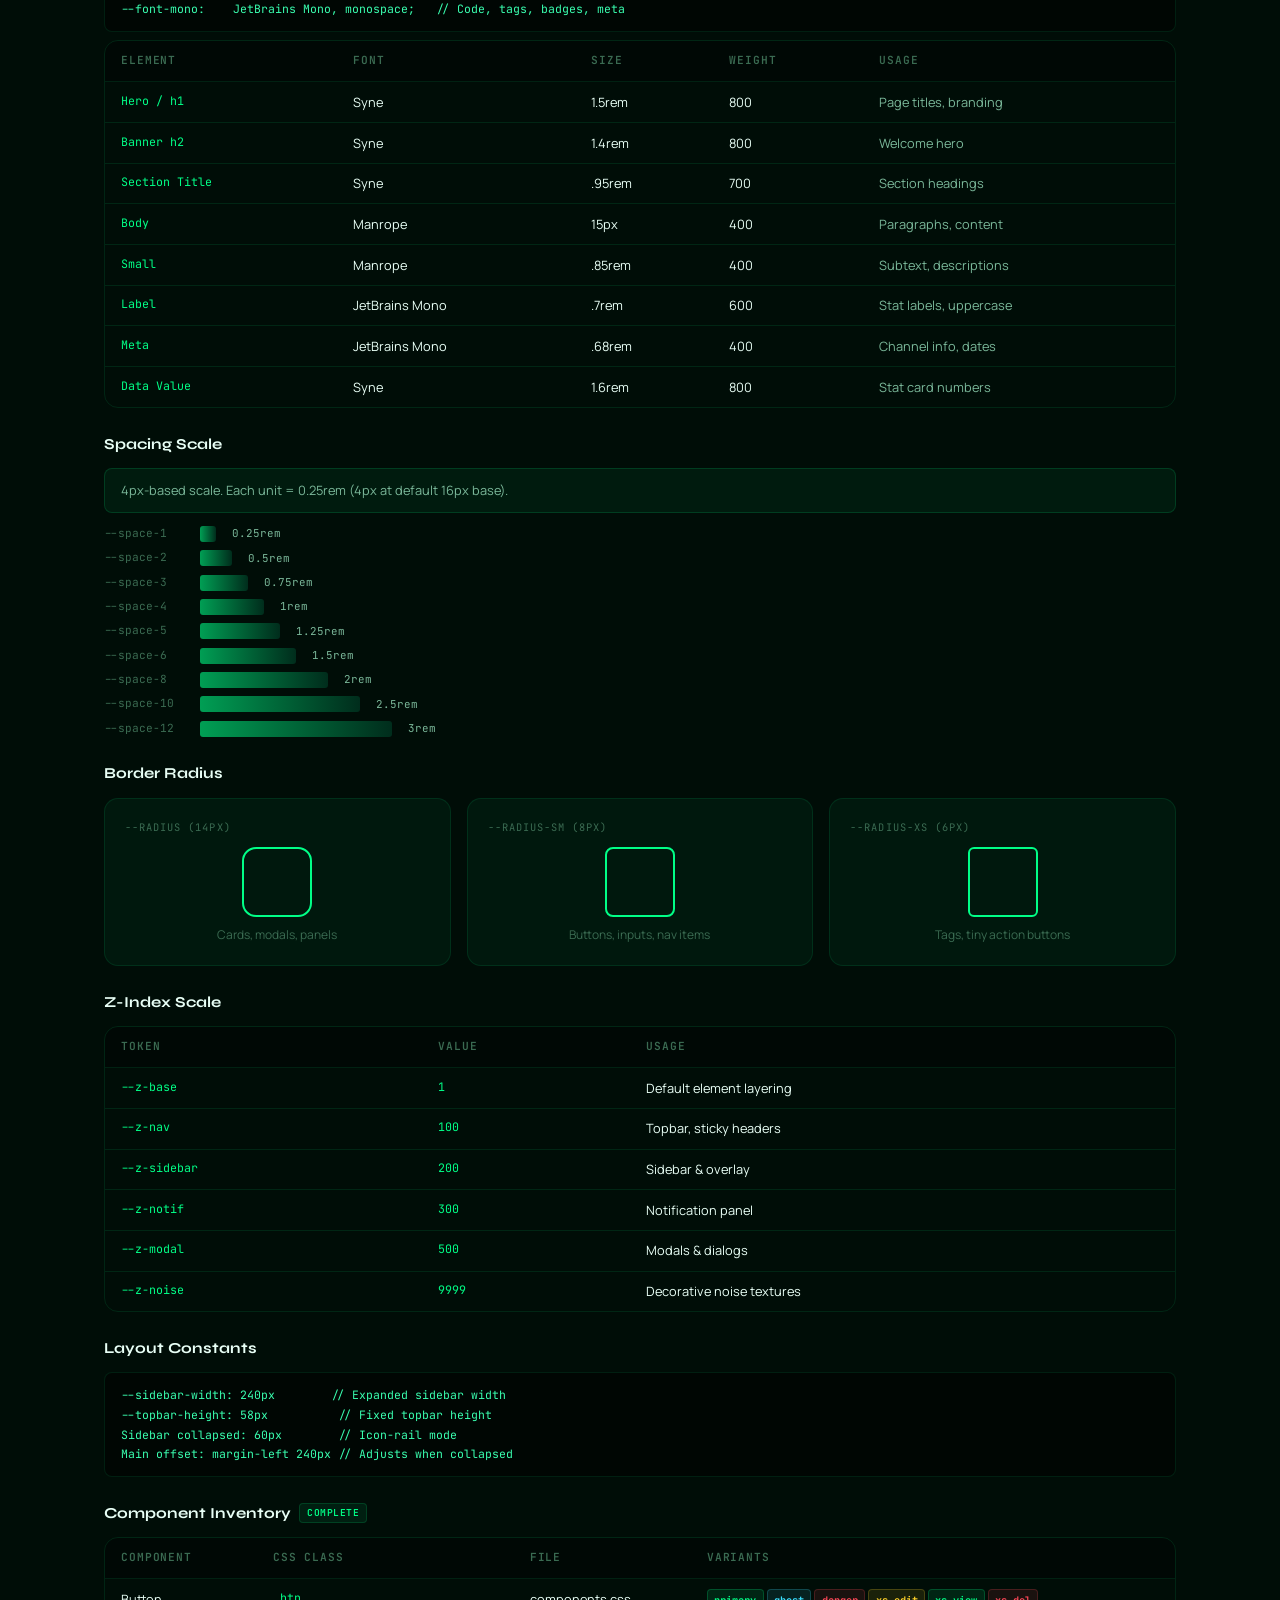
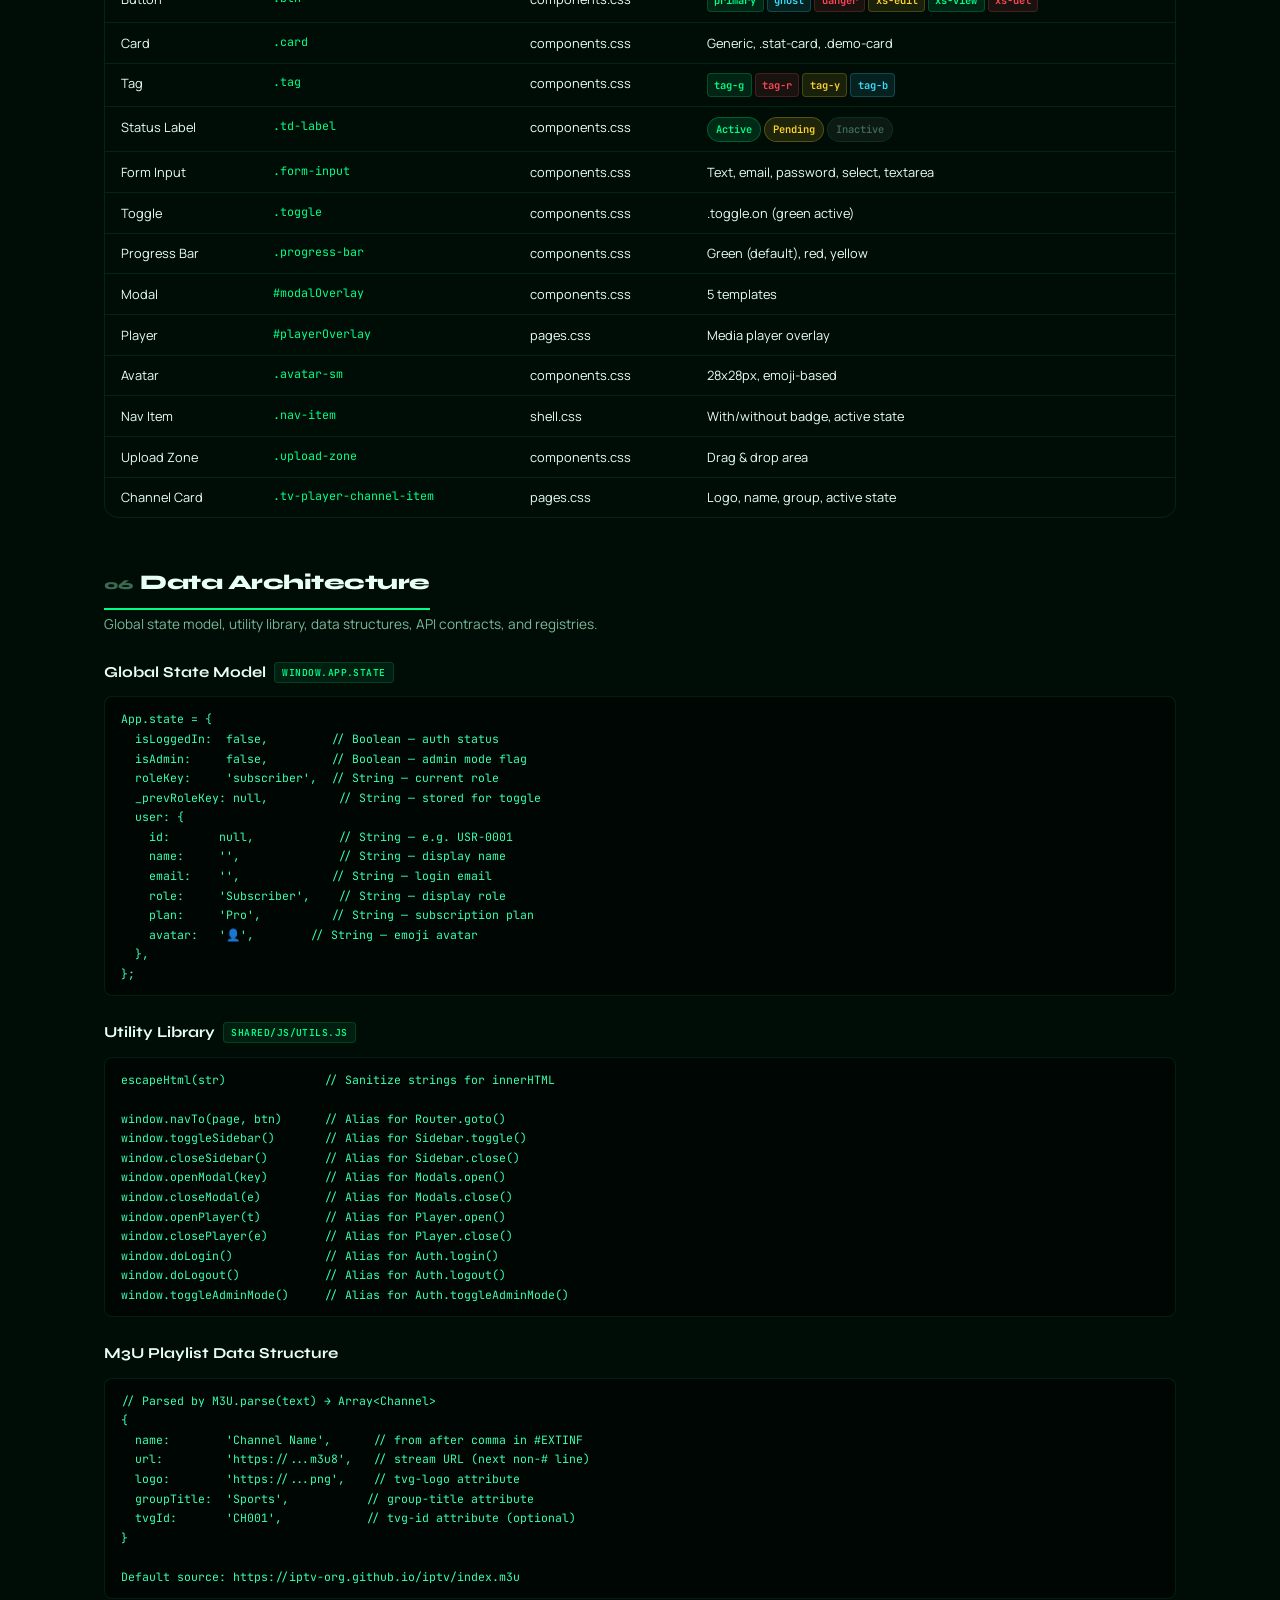
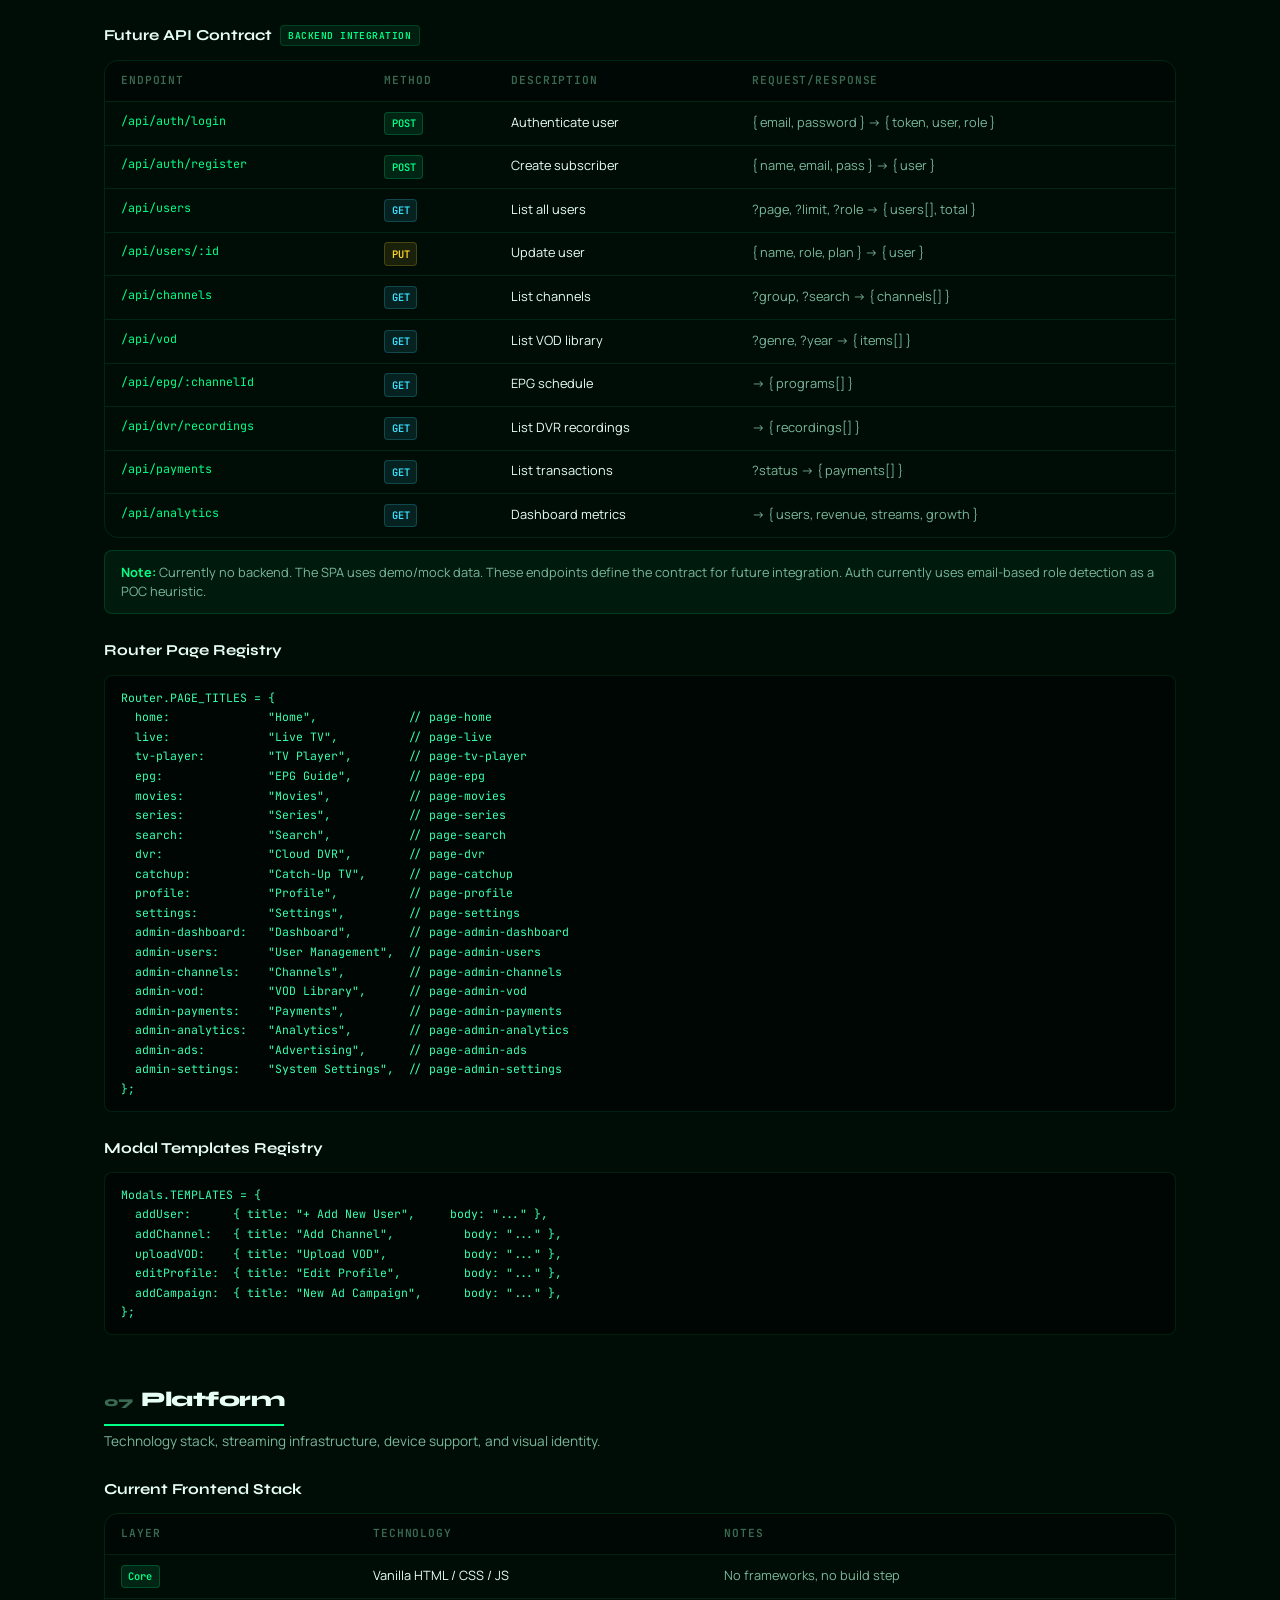
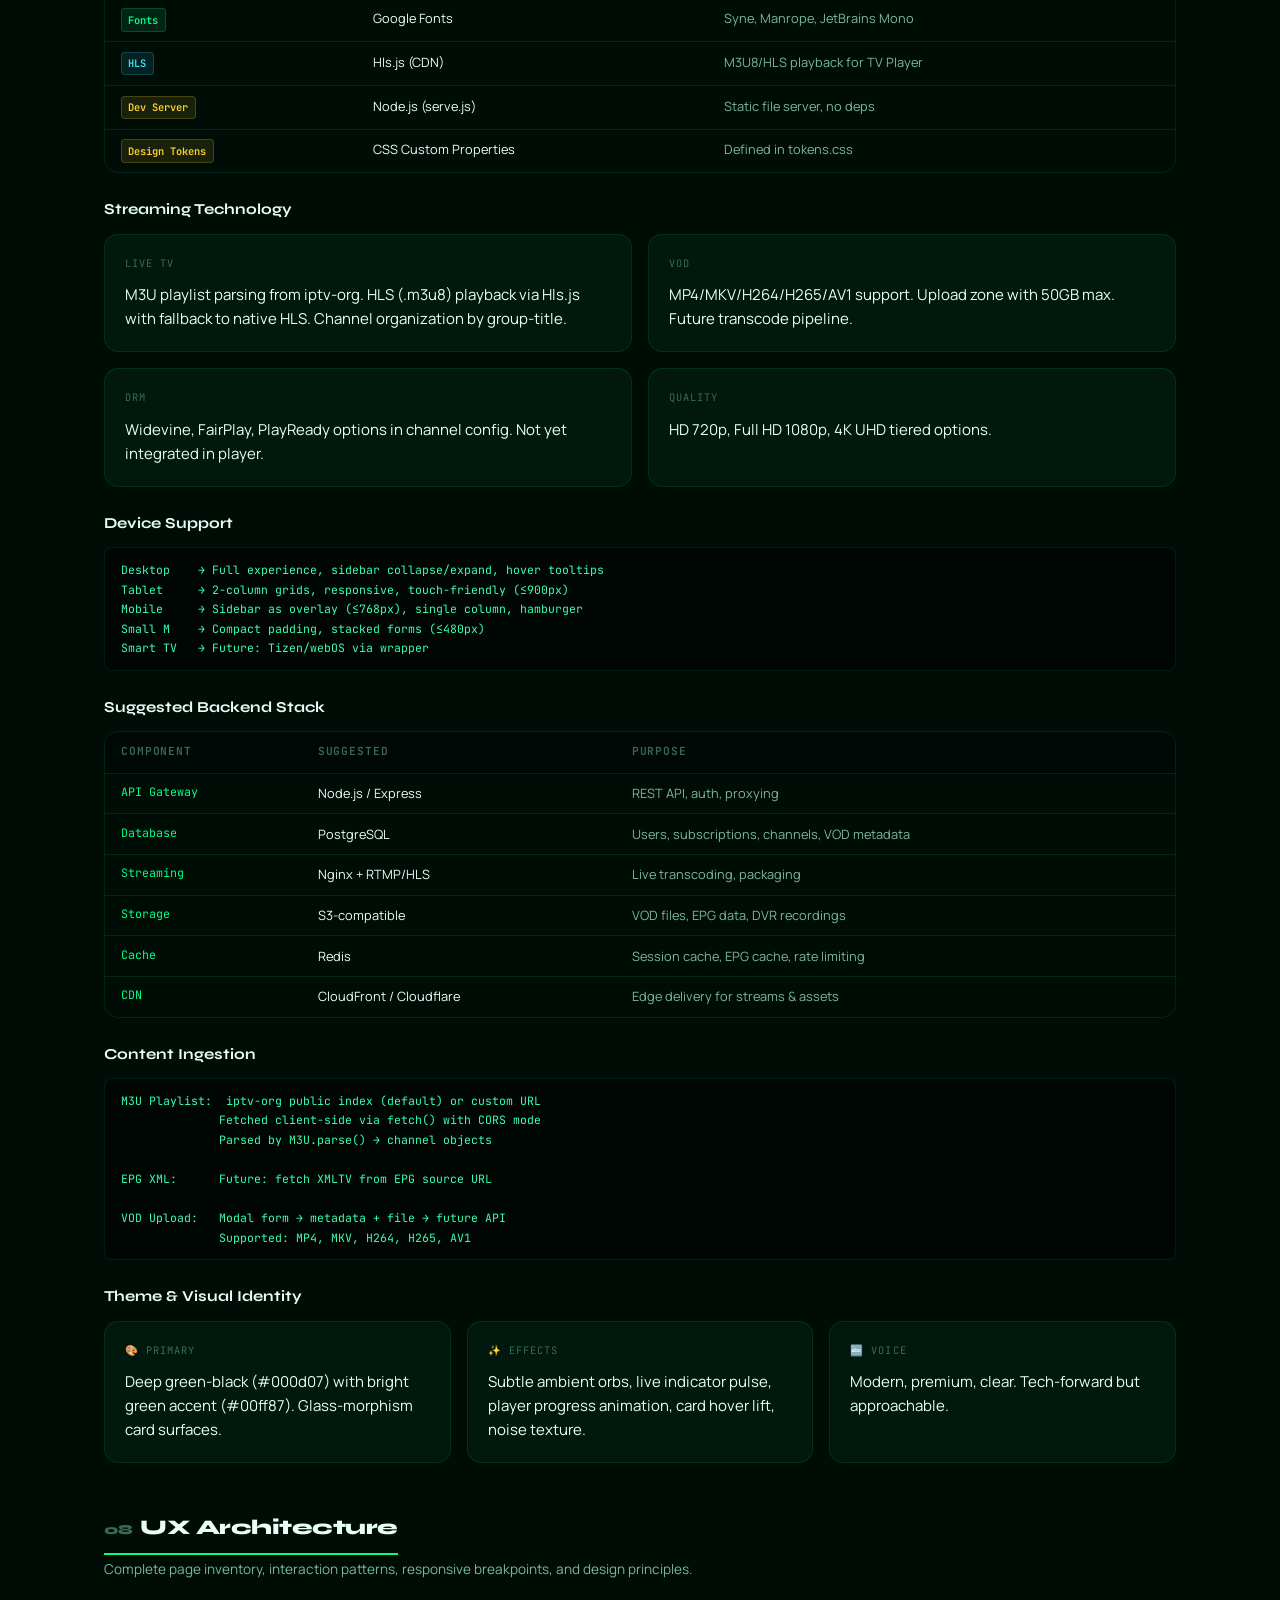
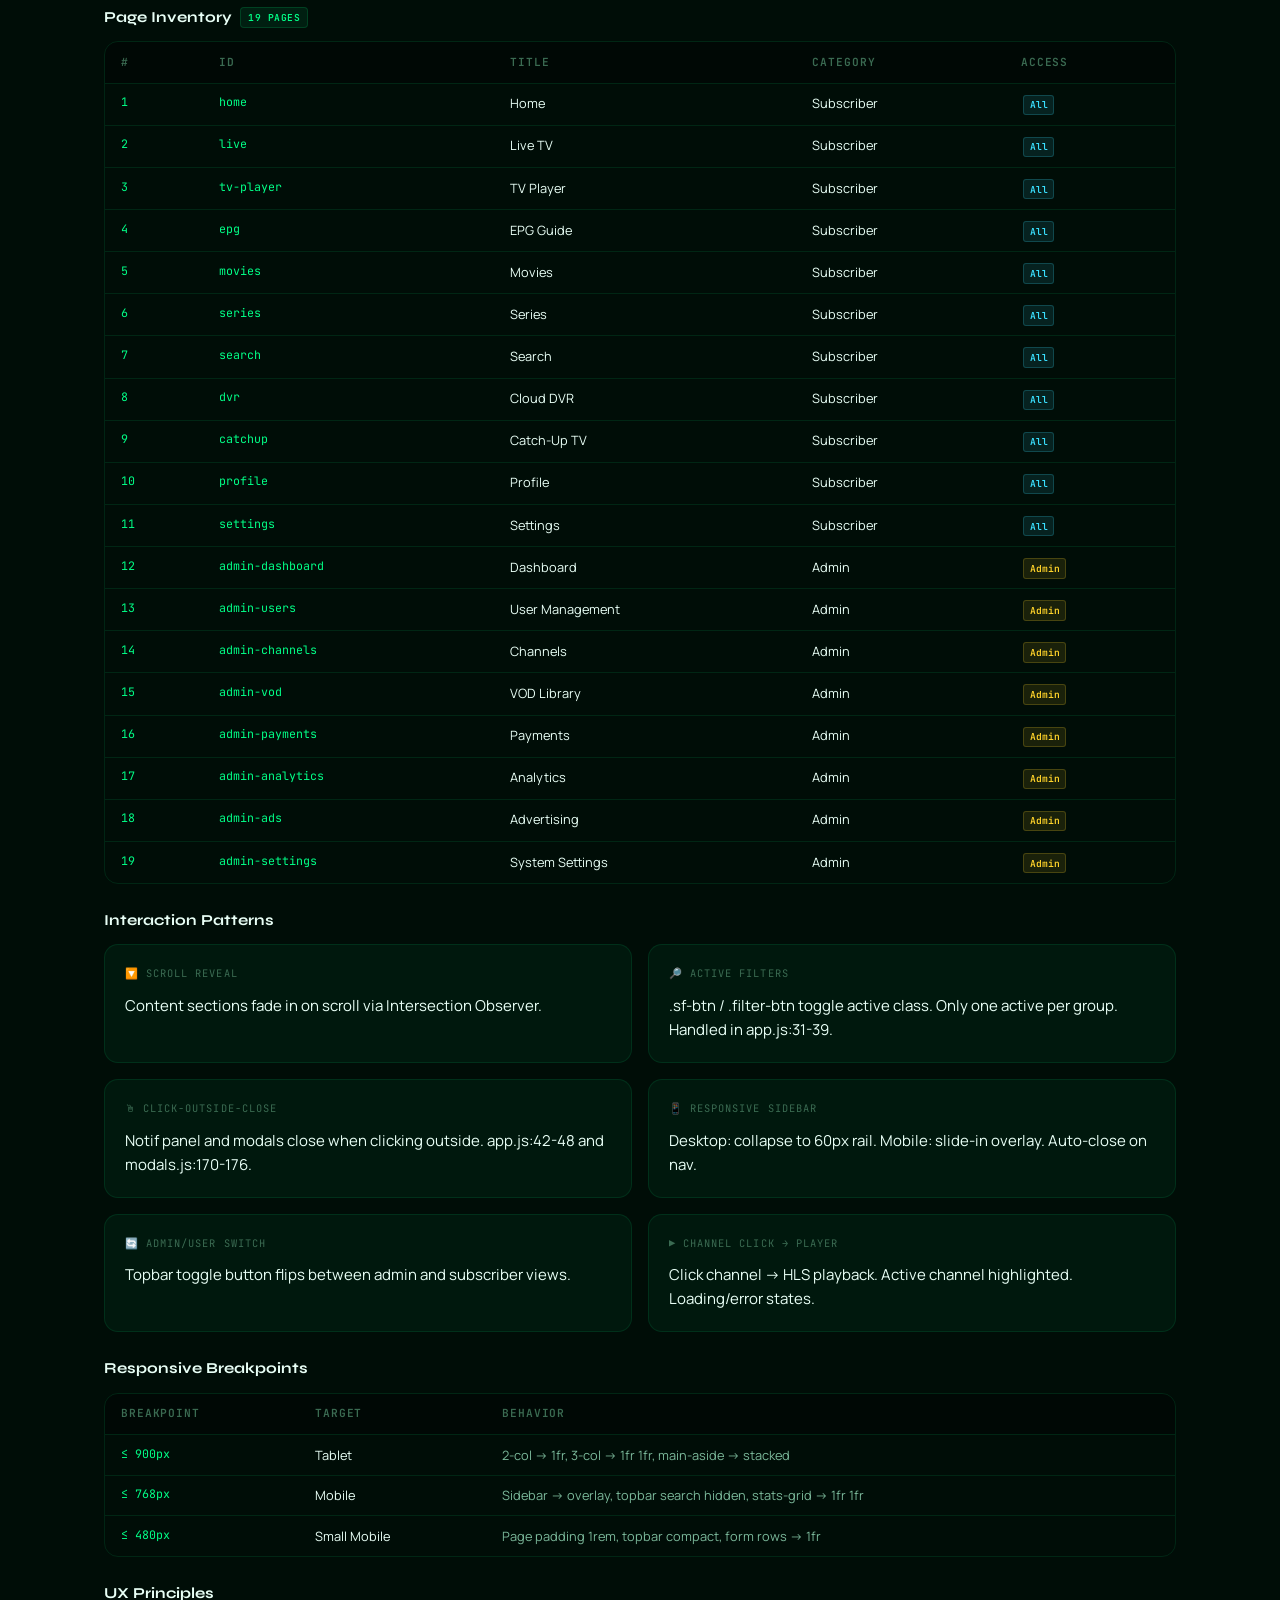
<file: StreamVerde_IA.html>
<!DOCTYPE html>
<html lang="en">
<head>
<meta charset="UTF-8">
<link rel="icon" type="image/svg+xml" href="https://streamverde.netlify.app/shared/favicon.svg"/>
<meta name="viewport" content="width=device-width,initial-scale=1.0">
<title>StreamVerde — Information Architecture</title>
<link rel="preconnect" href="https://fonts.googleapis.com">
<link rel="preconnect" href="https://fonts.gstatic.com" crossorigin>
<link href="https://fonts.googleapis.com/css2?family=Syne:wght@400;500;600;700;800&family=JetBrains+Mono:wght@300;400;500&family=Manrope:wght@300;400;500;600;700&display=swap" rel="stylesheet">
<style>
:root{--g0:#000d07;--g1:#001a0f;--g2:#002e1a;--g3:#00422a;--g4:#00ff87;--g5:#39ffb0;--g6:#7bffd4;--g7:#b0ffe6;--glow:rgba(0,255,135,.18);--glow2:rgba(0,255,135,.07);--red:#ff4757;--yellow:#ffd32a;--blue:#3ae0ff;--text:#e8fff6;--text-dim:#7ab89a;--text-muted:#3a6b52;--surface:rgba(0,26,15,.9);--surface2:rgba(0,46,26,.6);--border:rgba(0,255,135,.10);--border2:rgba(0,255,135,.22);--radius:14px;--radius-sm:8px;--radius-xs:6px;--font-display:'Syne',sans-serif;--font-body:'Manrope',sans-serif;--font-mono:'JetBrains Mono',monospace;--sidebar-width:240px;--topbar-height:58px;--z-base:1;--z-nav:100;--z-sidebar:200;--z-notif:300;--z-modal:500;--z-noise:9999}
*,*::before,*::after{box-sizing:border-box;margin:0;padding:0}
html{scroll-behavior:smooth}
body{background:var(--g0);color:var(--text);font-family:var(--font-body);font-size:15px;line-height:1.6;min-height:100vh;overflow-x:hidden}
a{color:var(--g4);text-decoration:none}
a:hover{color:var(--g5);text-decoration:underline}
::selection{background:rgba(0,255,135,.25);color:var(--g7)}
::-webkit-scrollbar{width:5px;height:5px}
::-webkit-scrollbar-track{background:var(--g1)}
::-webkit-scrollbar-thumb{background:var(--g3);border-radius:3px}
.ia-wrap{max-width:1120px;margin:0 auto;padding:2rem 1.5rem 4rem}
.ia-hero{text-align:center;padding:3rem 1rem 2.5rem;margin-bottom:2rem;border-bottom:1px solid var(--border2)}
.ia-hero h1{font-family:var(--font-display);font-size:2.4rem;font-weight:800;letter-spacing:-1px;margin-bottom:.3rem}
.ia-hero h1 span{color:var(--g4)}
.ia-hero p{color:var(--text-dim);font-size:.9rem;max-width:600px;margin:0 auto}
.ia-hero .badge{display:inline-block;font-family:var(--font-mono);font-size:.7rem;color:var(--g4);background:rgba(0,255,135,.1);border:1px solid rgba(0,255,135,.2);padding:.15rem .6rem;border-radius:100px;margin-top:.75rem}
.ia-hero .badge+.badge{margin-left:.4rem}
.ia-toc{background:var(--surface);border:1px solid var(--border);border-radius:var(--radius);padding:1.25rem 1.5rem;margin-bottom:2.5rem}
.ia-toc-top{display:flex;justify-content:space-between;align-items:center;margin-bottom:.6rem}
.ia-toc h3{font-family:var(--font-display);font-size:.9rem;font-weight:700}
.ia-hamburger{display:none;background:none;border:none;color:var(--g4);font-size:1.3rem;cursor:pointer;padding:.2rem .4rem}
.ia-toc-list{list-style:none;display:grid;grid-template-columns:repeat(auto-fill,minmax(220px,1fr));gap:.3rem .75rem}
.ia-toc-list li a{font-size:.82rem;color:var(--text-dim);transition:color .2s;display:block;padding:.15rem 0}
.ia-toc-list li a:hover{color:var(--g4);text-decoration:none}
.ia-toc-list li a::before{content:'\2192 ';color:var(--text-muted)}
.ia-toc-list.hidden{display:none}
@media(max-width:768px){.ia-hamburger{display:block}.ia-toc-list{grid-template-columns:1fr}}
.ia-section{margin-bottom:3rem}
.ia-stitle{font-family:var(--font-display);font-size:1.3rem;font-weight:800;letter-spacing:-.5px;margin-bottom:.3rem;padding-bottom:.5rem;border-bottom:2px solid var(--g4);display:inline-block}
.ia-stitle .num{color:var(--text-muted);font-size:.85rem;margin-right:.5rem}
.ia-sdesc{color:var(--text-dim);font-size:.85rem;margin-bottom:1.25rem}
.ia-sub{font-family:var(--font-display);font-size:.95rem;font-weight:700;margin:1.5rem 0 .75rem;display:flex;align-items:center;gap:.5rem}
.ia-sub .sub-badge{font-family:var(--font-mono);font-size:.6rem;font-weight:600;background:rgba(0,255,135,.08);color:var(--g4);border:1px solid rgba(0,255,135,.15);padding:.1rem .45rem;border-radius:4px;text-transform:uppercase;letter-spacing:.05em}
.ia-note{background:rgba(0,255,135,.06);border:1px solid rgba(0,255,135,.15);border-radius:var(--radius-sm);padding:.75rem 1rem;margin:.75rem 0;font-size:.8rem;color:var(--text-dim);line-height:1.5}
.ia-note strong{color:var(--g4)}
.ia-note.warn{background:rgba(255,211,42,.06);border-color:rgba(255,211,42,.2)}
.ia-note.warn strong{color:var(--yellow)}
.ia-note.err{background:rgba(255,71,87,.06);border-color:rgba(255,71,87,.15)}
.ia-note.err strong{color:var(--red)}
.ia-code{background:rgba(0,0,0,.5);border:1px solid var(--border);border-radius:var(--radius-sm);padding:.75rem 1rem;font-family:var(--font-mono);font-size:.72rem;color:var(--g5);overflow-x:auto;margin:.5rem 0;line-height:1.7;white-space:pre}
.ia-code .ck{color:var(--text-muted)}
.ia-code .cv{color:var(--g4)}
.ia-code .cp{color:var(--blue)}
.ia-code .cr{color:var(--red)}
.ia-code .cy{color:var(--yellow)}
.ia-grid{display:grid;gap:1rem}
.ia-grid-2{grid-template-columns:1fr 1fr}
.ia-grid-3{grid-template-columns:1fr 1fr 1fr}
.ia-grid-4{grid-template-columns:repeat(4,1fr)}
.ia-grid-auto{grid-template-columns:repeat(auto-fill,minmax(200px,1fr))}
@media(max-width:768px){.ia-grid-2,.ia-grid-3,.ia-grid-4{grid-template-columns:1fr 1fr}}
@media(max-width:480px){.ia-grid-2,.ia-grid-3,.ia-grid-4{grid-template-columns:1fr}}
.swatch{border-radius:var(--radius-sm);overflow:hidden;border:1px solid var(--border)}
.swatch-color{height:72px;position:relative}
.swatch-info{padding:.6rem .75rem;background:var(--surface)}
.swatch-name{font-size:.78rem;font-weight:700;margin-bottom:.1rem}
.swatch-val{font-family:var(--font-mono);font-size:.68rem;color:var(--text-muted)}
.table-wrap{overflow-x:auto;border-radius:var(--radius);border:1px solid var(--border)}
table{width:100%;border-collapse:collapse}
thead tr{background:rgba(0,0,0,.35)}
th{padding:.7rem 1rem;text-align:left;font-size:.7rem;font-family:var(--font-mono);font-weight:600;color:var(--text-muted);text-transform:uppercase;letter-spacing:.08em}
td{padding:.6rem 1rem;font-size:.8rem;border-top:1px solid var(--border);vertical-align:top}
tbody tr:hover{background:rgba(0,255,135,.02)}
td.mono{font-family:var(--font-mono);font-size:.73rem;color:var(--g4)}
td.dim{color:var(--text-dim)}
td.muted{color:var(--text-muted);font-size:.75rem}
.tag{font-size:.65rem;font-family:var(--font-mono);padding:.15rem .4rem;border-radius:4px;font-weight:600;display:inline-block}
.tag-g{background:rgba(0,255,135,.1);color:var(--g4);border:1px solid rgba(0,255,135,.2)}
.tag-r{background:rgba(255,71,87,.1);color:var(--red);border:1px solid rgba(255,71,87,.2)}
.tag-y{background:rgba(255,211,42,.1);color:var(--yellow);border:1px solid rgba(255,211,42,.2)}
.tag-b{background:rgba(58,224,255,.1);color:var(--blue);border:1px solid rgba(58,224,255,.2)}
.tag-p{background:rgba(200,130,255,.1);color:#c882ff;border:1px solid rgba(200,130,255,.2)}
.td-label{font-family:var(--font-mono);font-size:.65rem;padding:.2rem .5rem;border-radius:100px;font-weight:600;display:inline-block}
.td-active{background:rgba(0,255,135,.12);color:var(--g4);border:1px solid rgba(0,255,135,.25)}
.td-inactive{background:rgba(255,255,255,.05);color:var(--text-muted);border:1px solid var(--border)}
.td-pending{background:rgba(255,211,42,.12);color:var(--yellow);border:1px solid rgba(255,211,42,.25)}
.td-expired{background:rgba(255,71,87,.12);color:var(--red);border:1px solid rgba(255,71,87,.2)}
.demo-card{background:var(--surface);border:1px solid var(--border);border-radius:var(--radius);padding:1.25rem;transition:all .25s}
.demo-card:hover{border-color:var(--border2)}
.demo-label{font-size:.65rem;font-family:var(--font-mono);color:var(--text-muted);text-transform:uppercase;letter-spacing:.1em;margin-bottom:.75rem}
.space-row{display:flex;align-items:center;gap:1rem;margin-bottom:.4rem}
.space-bar{height:16px;background:linear-gradient(90deg,var(--g4),var(--g3));border-radius:3px;opacity:.6}
.space-label{font-family:var(--font-mono);font-size:.7rem;color:var(--text-muted);width:80px;flex-shrink:0}
.space-val{font-family:var(--font-mono);font-size:.68rem;color:var(--text-dim);width:60px;flex-shrink:0}
.flex-row{display:flex;flex-wrap:wrap;gap:.75rem;align-items:center}
.rm-wrap{overflow-x:auto;border:1px solid var(--border);border-radius:var(--radius)}
.rm-table{width:100%;border-collapse:collapse;min-width:800px}
.rm-table th,.rm-table td{border:1px solid var(--border);padding:.45rem .6rem;text-align:center;font-size:.72rem;vertical-align:middle}
.rm-table th{background:rgba(0,0,0,.35);font-family:var(--font-mono);font-size:.65rem;color:var(--text-muted);text-transform:uppercase;letter-spacing:.06em}
.rm-table td:first-child{text-align:left;font-family:var(--font-mono);color:var(--g4);font-size:.7rem;white-space:nowrap}
.rm-check{color:var(--g4);font-weight:700}
.rm-cross{color:var(--text-muted);opacity:.4}
.stat-card{background:var(--surface);border:1px solid var(--border);border-radius:var(--radius);padding:1.1rem 1.25rem;position:relative;overflow:hidden}
.stat-card::after{content:'';position:absolute;top:0;left:0;right:0;height:2px;background:linear-gradient(90deg,var(--g4),transparent);opacity:0;transition:opacity .3s}
.stat-card:hover::after{opacity:1}
.sc-label{font-size:.68rem;color:var(--text-muted);font-family:var(--font-mono);font-weight:600;text-transform:uppercase;letter-spacing:.08em;margin-bottom:.4rem}
.sc-val{font-family:var(--font-display);font-size:1.5rem;font-weight:800;line-height:1;margin-bottom:.2rem}
.sc-sub{font-size:.7rem;color:var(--text-dim);font-family:var(--font-mono)}
.ia-footer{text-align:center;padding:2rem 0;border-top:1px solid var(--border);margin-top:2rem}
.ia-footer p{font-family:var(--font-mono);font-size:.7rem;color:var(--text-muted);margin-top:.25rem}
.tree{font-family:var(--font-mono);font-size:.72rem;line-height:1.8;color:var(--g5)}
.tree .dir{color:var(--g4);font-weight:600}
.tree .file{color:var(--text-dim)}
.tree .sep{color:var(--text-muted)}
.tree .highlight{color:var(--yellow)}
.page-badge{display:inline-block;font-family:var(--font-mono);font-size:.6rem;padding:.1rem .35rem;border-radius:3px;font-weight:600;margin:0 .15rem}
.pb-admin{background:rgba(255,211,42,.1);color:var(--yellow);border:1px solid rgba(255,211,42,.2)}
.pb-sub{background:rgba(0,255,135,.1);color:var(--g4);border:1px solid rgba(255,211,42,.2)}
.pb-both{background:rgba(58,224,255,.1);color:var(--blue);border:1px solid rgba(58,224,255,.2)}
.dd-cat{margin:1rem 0;border:1px solid var(--border);border-radius:var(--radius);overflow:hidden}
.dd-cat-title{font-family:var(--font-display);font-size:.8rem;font-weight:700;padding:.65rem 1rem;background:rgba(0,0,0,.25);border-bottom:1px solid var(--border)}
.dd-pair{padding:.6rem 1rem;border-bottom:1px solid var(--border);font-size:.8rem;display:flex;gap:1.5rem;flex-wrap:wrap}
.dd-pair:last-child{border-bottom:none}
.dd-do{flex:1;min-width:200px}
.dd-dont{flex:1;min-width:200px}
.dd-do .dd-marker{color:var(--g4)}
.dd-dont .dd-marker{color:var(--red)}
</style>
</head>
<body>
<div class="ia-wrap">
<div class="ia-hero">
<h1>Stream<span>Verde</span> IA</h1>
<p>Complete Information Architecture &mdash; platform overview, design system, data model, flows, roles, and engineering guidelines for the StreamVerde OTT/IPTV platform.</p>
<div><span class="badge">v1.0</span><span class="badge">July 2026</span><span class="badge">POC Ready</span></div>
</div>
<div class="ia-toc" id="toc">
<div class="ia-toc-top">
<h3>&#9656; Table of Contents</h3>
<button class="ia-hamburger" id="tocToggle" aria-label="Toggle navigation">&#9776;</button>
</div>
<ul class="ia-toc-list" id="tocList">
<li><a href="#s1">1. Platform Overview</a></li>
<li><a href="#s2">2. Architecture</a></li>
<li><a href="#s3">3. Roles &amp; Access Control</a></li>
<li><a href="#s4">4. Flows &amp; State Machines</a></li>
<li><a href="#s5">5. Design System &amp; Tokens</a></li>
<li><a href="#s6">6. Data Architecture</a></li>
<li><a href="#s7">7. Platform</a></li>
<li><a href="#s8">8. UX Architecture</a></li>
<li><a href="#s9">9. Navigation &amp; Information Hierarchy</a></li>
<li><a href="#s10">10. Content Strategy</a></li>
<li><a href="#s11">11. Do's &amp; Don'ts</a></li>
<li><a href="#s12">12. Glossary &amp; References</a></li>
</ul>
</div>
<div class="ia-section" id="s1">
<div class="ia-stitle"><span class="num">01</span>Platform Overview</div>
<p class="ia-sdesc">StreamVerde is a cloud-native OTT/IPTV platform delivering Live TV, Video-on-Demand, Catch-Up TV, Cloud DVR, AI-powered recommendations, and full operator management through a zero-build vanilla JavaScript SPA.</p>
<div class="ia-sub">Core Capabilities</div>
<div class="ia-grid ia-grid-3">
<div class="demo-card"><div class="demo-label">&#x1F4E1; Streaming</div><div>Live TV, VOD, M3U/HLS playback, multi-quality (HD/Full HD/4K), DRM support (Widevine, FairPlay, PlayReady).</div></div>
<div class="demo-card"><div class="demo-label">&#x23F5; Time-Shifted</div><div>Catch-Up TV (7-day rewind), Cloud DVR with scheduling, EPG guide with program metadata.</div></div>
<div class="demo-card"><div class="demo-label">&#x1F916; Discovery</div><div>AI recommendations, search with filters, category/genre browsing, group-title channel organization.</div></div>
<div class="demo-card"><div class="demo-label">&#x2699;&#xFE0F; Management</div><div>Operator dashboard, user/subscriber CRUD, channel management, VOD library, billing/payments, analytics.</div></div>
<div class="demo-card"><div class="demo-label">&#x1F4B0; Monetization</div><div>Tiered subscription plans (Basic/Pro/Ultra), ad campaigns (pre/mid/post-roll), reseller management.</div></div>
<div class="demo-card"><div class="demo-label">&#x1F510; Security</div><div>Role-based access (5 roles), DRM integration, encrypted streams, session management, audit-ready.</div></div>
</div>
<div class="ia-sub">Demo Credentials</div>
<div class="table-wrap"><table>
<thead><tr><th>Role</th><th>Email Pattern</th><th>Nav Set</th><th>Home Page</th><th>Avatar</th></tr></thead>
<tbody>
<tr><td class="mono">Super Admin</td><td class="mono">*admin*@*</td><td><span class="tag tag-y">nav-superadmin</span></td><td class="mono">admin-dashboard</td><td>&#x1F510;</td></tr>
<tr><td class="mono">Operator</td><td class="mono">*operator*@*</td><td><span class="tag tag-y">nav-operator</span></td><td class="mono">admin-dashboard</td><td>&#x1F3E2;</td></tr>
<tr><td class="mono">Content Manager</td><td class="mono">*content*@*</td><td><span class="tag tag-y">nav-contentmgr</span></td><td class="mono">admin-vod</td><td>&#x1F3AC;</td></tr>
<tr><td class="mono">Reseller</td><td class="mono">*reseller*@*</td><td><span class="tag tag-y">nav-reseller</span></td><td class="mono">admin-dashboard</td><td>&#x1F91D;</td></tr>
<tr><td class="mono">Subscriber</td><td class="mono">default</td><td><span class="tag tag-g">nav-subscriber</span></td><td class="mono">home</td><td>&#x1F464;</td></tr>
</tbody>
</table></div>
<div class="ia-note"><strong>Login heuristic:</strong> Email-based role detection via <code>detectRole(email)</code> in <code>app/js/auth.js:55</code>. Contains checks trigger the corresponding role. Register always creates a Subscriber.</div>
</div>
<div class="ia-section" id="s2">
<div class="ia-stitle"><span class="num">02</span>Architecture</div>
<p class="ia-sdesc">Zero-build vanilla JavaScript SPA with a clear module hierarchy, global state, and DOM-based routing.</p>
<div class="ia-sub">System Context <span class="sub-badge">C4 Context</span></div>
<div style="background:rgba(0,0,0,.3);border:1px solid var(--border);border-radius:var(--radius);padding:1rem;overflow-x:auto">
<svg viewBox="0 0 780 380" style="width:100%;max-width:780px;display:block;margin:0 auto">
<defs>
<marker id="sc-ag" viewBox="0 0 10 10" refX="10" refY="5" markerWidth="8" markerHeight="8" orient="auto"><path d="M0,0 L10,5 L0,10 z" fill="#00ff87"/></marker>
<marker id="sc-ar" viewBox="0 0 10 10" refX="10" refY="5" markerWidth="8" markerHeight="8" orient="auto"><path d="M0,0 L10,5 L0,10 z" fill="#ff4757"/></marker>
<marker id="sc-am" viewBox="0 0 10 10" refX="10" refY="5" markerWidth="8" markerHeight="8" orient="auto"><path d="M0,0 L10,5 L0,10 z" fill="#3a6b52"/></marker>
</defs>
<rect x="240" y="10" width="300" height="50" rx="8" fill="rgba(0,26,15,.9)" stroke="rgba(0,255,135,.15)" stroke-width="1.5"/>
<text x="390" y="35" text-anchor="middle" dominant-baseline="middle" fill="#e8fff6" font-family="Manrope,sans-serif" font-size="13" font-weight="600">End User (Browser / Smart TV / Mobile)</text>
<rect x="190" y="100" width="400" height="140" rx="8" fill="rgba(0,26,15,.9)" stroke="rgba(0,255,135,.15)" stroke-width="1.5"/>
<text x="390" y="170" text-anchor="middle" dominant-baseline="middle" fill="#e8fff6" font-family="Manrope,sans-serif" font-size="13" font-weight="600">StreamVerde SPA (app/index.html)</text>
<rect x="50" y="290" width="150" height="40" rx="8" fill="rgba(0,26,15,.9)" stroke="rgba(0,255,135,.15)" stroke-width="1.5"/>
<text x="125" y="310" text-anchor="middle" dominant-baseline="middle" fill="#e8fff6" font-family="Manrope,sans-serif" font-size="10" font-weight="400">iptv-org M3U</text>
<rect x="230" y="290" width="150" height="40" rx="8" fill="rgba(0,26,15,.9)" stroke="rgba(0,255,135,.15)" stroke-width="1.5"/>
<text x="305" y="310" text-anchor="middle" dominant-baseline="middle" fill="#e8fff6" font-family="Manrope,sans-serif" font-size="10" font-weight="400">EPG XML Data</text>
<rect x="410" y="290" width="150" height="40" rx="8" fill="rgba(0,26,15,.9)" stroke="rgba(0,255,135,.15)" stroke-width="1.5"/>
<text x="485" y="310" text-anchor="middle" dominant-baseline="middle" fill="#e8fff6" font-family="Manrope,sans-serif" font-size="10" font-weight="400">CDN / Origin</text>
<rect x="590" y="290" width="150" height="40" rx="8" fill="rgba(0,26,15,.9)" stroke="rgba(0,255,135,.15)" stroke-width="1.5"/>
<text x="665" y="310" text-anchor="middle" dominant-baseline="middle" fill="#e8fff6" font-family="Manrope,sans-serif" font-size="10" font-weight="400">Future API</text>
<path d="M390,60 L390,90" fill="none" stroke="#00ff87" stroke-width="1.5" marker-end="url(#sc-ag)"/>
<text x="400" y="75" text-anchor="middle" fill="#00ff87" font-family="JetBrains Mono,monospace" font-size="10" font-weight="600">HTTPS</text>
<path d="M390,240 L390,280" fill="none" stroke="#3a6b52" stroke-width="1.5" marker-end="url(#sc-am)"/>
<text x="400" y="260" text-anchor="middle" fill="#3a6b52" font-family="JetBrains Mono,monospace" font-size="10" font-weight="600"></text>
<path d="M125,290 L125,270" fill="none" stroke="#3a6b52" stroke-width="1.5" marker-end="url(#sc-am)"/>
<text x="135" y="280" text-anchor="middle" fill="#3a6b52" font-family="JetBrains Mono,monospace" font-size="10" font-weight="600">fetch()</text>
<path d="M305,290 L305,270" fill="none" stroke="#3a6b52" stroke-width="1.5" marker-end="url(#sc-am)"/>
<text x="315" y="280" text-anchor="middle" fill="#3a6b52" font-family="JetBrains Mono,monospace" font-size="10" font-weight="600">fetch()</text>
<path d="M485,290 L485,270" fill="none" stroke="#3a6b52" stroke-width="1.5" marker-end="url(#sc-am)"/>
<text x="495" y="280" text-anchor="middle" fill="#3a6b52" font-family="JetBrains Mono,monospace" font-size="10" font-weight="600">HLS.js</text>
<path d="M665,290 L665,270" fill="none" stroke="#3a6b52" stroke-width="1.5" marker-end="url(#sc-am)"/>
<text x="675" y="280" text-anchor="middle" fill="#3a6b52" font-family="JetBrains Mono,monospace" font-size="10" font-weight="600">future</text>
</svg>
<div style="display:flex;gap:6px;justify-content:center;margin-top:8px;flex-wrap:wrap">
<span style="font-family:JetBrains Mono,monospace;font-size:10px;color:#00ff87;background:rgba(0,255,135,.08);border:1px solid rgba(0,255,135,.15);padding:3px 8px;border-radius:4px">auth.js</span>
<span style="font-family:JetBrains Mono,monospace;font-size:10px;color:#00ff87;background:rgba(0,255,135,.08);border:1px solid rgba(0,255,135,.15);padding:3px 8px;border-radius:4px">router.js</span>
<span style="font-family:JetBrains Mono,monospace;font-size:10px;color:#00ff87;background:rgba(0,255,135,.08);border:1px solid rgba(0,255,135,.15);padding:3px 8px;border-radius:4px">sidebar.js</span>
<span style="font-family:JetBrains Mono,monospace;font-size:10px;color:#00ff87;background:rgba(0,255,135,.08);border:1px solid rgba(0,255,135,.15);padding:3px 8px;border-radius:4px">player.js</span>
<span style="font-family:JetBrains Mono,monospace;font-size:10px;color:#00ff87;background:rgba(0,255,135,.08);border:1px solid rgba(0,255,135,.15);padding:3px 8px;border-radius:4px">tv-player.js</span>
<span style="font-family:JetBrains Mono,monospace;font-size:10px;color:#00ff87;background:rgba(0,255,135,.08);border:1px solid rgba(0,255,135,.15);padding:3px 8px;border-radius:4px">modals.js</span>
<span style="font-family:JetBrains Mono,monospace;font-size:10px;color:#00ff87;background:rgba(0,255,135,.08);border:1px solid rgba(0,255,135,.15);padding:3px 8px;border-radius:4px">m3u.js</span>
<span style="font-family:JetBrains Mono,monospace;font-size:10px;color:#00ff87;background:rgba(0,255,135,.08);border:1px solid rgba(0,255,135,.15);padding:3px 8px;border-radius:4px">app.js</span>
<span style="font-family:JetBrains Mono,monospace;font-size:10px;color:#00ff87;background:rgba(0,255,135,.08);border:1px solid rgba(0,255,135,.15);padding:3px 8px;border-radius:4px">notifications.js</span>
</div>
</div>
<div class="ia-sub">Project Tree</div>
<div class="ia-code"><span class="dir">streamverde/</span>
&#x251C;&#x2500;&#x2500; <span class="dir">app/</span>                    <span class="ck">// Application shell (SPA)</span>
&#x2502;   &#x251C;&#x2500;&#x2500; <span class="file">index.html</span>           <span class="ck">// Entry point, all pages in DOM</span>
&#x2502;   &#x251C;&#x2500;&#x2500; <span class="dir">css/</span>
&#x2502;   &#x2502;   &#x251C;&#x2500;&#x2500; <span class="file">auth.css</span>           <span class="ck">// Login/signup styling</span>
&#x2502;   &#x2502;   &#x251C;&#x2500;&#x2500; <span class="file">shell.css</span>          <span class="ck">// Sidebar, topbar, layout shell</span>
&#x2502;   &#x2502;   &#x251C;&#x2500;&#x2500; <span class="file">components.css</span>     <span class="ck">// Reusable UI components</span>
&#x2502;   &#x2502;   &#x2514;&#x2500;&#x2500; <span class="file">pages.css</span>           <span class="ck">// Page-specific styles</span>
&#x2502;   &#x2514;&#x2500;&#x2500; <span class="dir">js/</span>
&#x2502;       &#x251C;&#x2500;&#x2500; <span class="file">app.js</span>             <span class="ck">// Bootstrap, global state</span>
&#x2502;       &#x251C;&#x2500;&#x2500; <span class="file">auth.js</span>            <span class="ck">// Auth, roles, login flow</span>
&#x2502;       &#x251C;&#x2500;&#x2500; <span class="file">router.js</span>          <span class="ck">// SPA page switcher</span>
&#x2502;       &#x251C;&#x2500;&#x2500; <span class="file">sidebar.js</span>         <span class="ck">// Sidebar collapse/overlay</span>
&#x2502;       &#x251C;&#x2500;&#x2500; <span class="file">modals.js</span>          <span class="ck">// Modal system + templates</span>
&#x2502;       &#x251C;&#x2500;&#x2500; <span class="file">player.js</span>          <span class="ck">// Video player overlay</span>
&#x2502;       &#x251C;&#x2500;&#x2500; <span class="file">tv-player.js</span>       <span class="ck">// M3U + HLS TV player</span>
&#x2502;       &#x251C;&#x2500;&#x2500; <span class="file">m3u.js</span>             <span class="ck">// M3U playlist parser</span>
&#x2502;       &#x2514;&#x2500;&#x2500; <span class="file">notifications.js</span>   <span class="ck">// Notification panel</span>
&#x251C;&#x2500;&#x2500; <span class="dir">shared/</span>
&#x2502;   &#x251C;&#x2500;&#x2500; <span class="file">favicon.svg</span>
&#x2502;   &#x251C;&#x2500;&#x2500; <span class="dir">css/</span>
&#x2502;   &#x2502;   &#x2514;&#x2500;&#x2500; <span class="file">tokens.css</span>         <span class="ck">// Design tokens, reset, globals</span>
&#x2502;   &#x2514;&#x2500;&#x2500; <span class="dir">js/</span>
&#x2502;       &#x2514;&#x2500;&#x2500; <span class="file">utils.js</span>           <span class="ck">// Shared utility functions</span>
&#x251C;&#x2500;&#x2500; <span class="dir">website/</span>                 <span class="ck">// Marketing website</span>
&#x2502;   &#x251C;&#x2500;&#x2500; <span class="file">index.html</span>
&#x2502;   &#x2514;&#x2500;&#x2500; <span class="dir">css/</span>
&#x2502;       &#x2514;&#x2500;&#x2500; <span class="file">layout.css</span>
&#x251C;&#x2500;&#x2500; <span class="file">index.html</span>             <span class="ck">// Redirect to website/</span>
&#x251C;&#x2500;&#x2500; <span class="file">design-system.html</span>     <span class="ck">// Visual design system</span>
&#x251C;&#x2500;&#x2500; <span class="highlight">IA.html</span>                 <span class="ck">// This document</span>
&#x251C;&#x2500;&#x2500; <span class="file">generate-ia.js</span>         <span class="ck">// IA.html generator</span>
&#x2514;&#x2500;&#x2500; <span class="file">serve.js</span>               <span class="ck">// Dev server</span>
</div>
<div class="ia-sub">Module Dependency Graph</div>
<div style="background:rgba(0,0,0,.3);border:1px solid var(--border);border-radius:var(--radius);padding:1rem;overflow-x:auto">
<svg viewBox="0 0 760 280" style="width:100%;max-width:760px;display:block;margin:0 auto">
<defs>
<marker id="dep-ag" viewBox="0 0 10 10" refX="10" refY="5" markerWidth="8" markerHeight="8" orient="auto"><path d="M0,0 L10,5 L0,10 z" fill="#00ff87"/></marker>
<marker id="dep-ar" viewBox="0 0 10 10" refX="10" refY="5" markerWidth="8" markerHeight="8" orient="auto"><path d="M0,0 L10,5 L0,10 z" fill="#ff4757"/></marker>
<marker id="dep-am" viewBox="0 0 10 10" refX="10" refY="5" markerWidth="8" markerHeight="8" orient="auto"><path d="M0,0 L10,5 L0,10 z" fill="#3a6b52"/></marker>
</defs>
<rect x="310" y="10" width="140" height="34" rx="8" fill="rgba(0,26,15,.9)" stroke="rgba(0,255,135,.15)" stroke-width="1.5"/>
<text x="380" y="27" text-anchor="middle" dominant-baseline="middle" fill="#e8fff6" font-family="Manrope,sans-serif" font-size="11" font-weight="600">app.js (bootstrap)</text>
<rect x="10" y="80" width="110" height="30" rx="8" fill="rgba(0,26,15,.9)" stroke="rgba(0,255,135,.15)" stroke-width="1.5"/>
<text x="65" y="95" text-anchor="middle" dominant-baseline="middle" fill="#e8fff6" font-family="Manrope,sans-serif" font-size="11" font-weight="500">auth.js</text>
<rect x="140" y="80" width="110" height="30" rx="8" fill="rgba(0,26,15,.9)" stroke="rgba(0,255,135,.15)" stroke-width="1.5"/>
<text x="195" y="95" text-anchor="middle" dominant-baseline="middle" fill="#e8fff6" font-family="Manrope,sans-serif" font-size="11" font-weight="500">router.js</text>
<rect x="270" y="80" width="110" height="30" rx="8" fill="rgba(0,26,15,.9)" stroke="rgba(0,255,135,.15)" stroke-width="1.5"/>
<text x="325" y="95" text-anchor="middle" dominant-baseline="middle" fill="#e8fff6" font-family="Manrope,sans-serif" font-size="11" font-weight="500">sidebar.js</text>
<rect x="400" y="80" width="110" height="30" rx="8" fill="rgba(0,26,15,.9)" stroke="rgba(0,255,135,.15)" stroke-width="1.5"/>
<text x="455" y="95" text-anchor="middle" dominant-baseline="middle" fill="#e8fff6" font-family="Manrope,sans-serif" font-size="11" font-weight="500">player.js</text>
<rect x="530" y="80" width="110" height="30" rx="8" fill="rgba(0,26,15,.9)" stroke="rgba(0,255,135,.15)" stroke-width="1.5"/>
<text x="585" y="95" text-anchor="middle" dominant-baseline="middle" fill="#e8fff6" font-family="Manrope,sans-serif" font-size="11" font-weight="500">modals.js</text>
<rect x="660" y="80" width="90" height="30" rx="8" fill="rgba(0,26,15,.9)" stroke="rgba(0,255,135,.15)" stroke-width="1.5"/>
<text x="705" y="95" text-anchor="middle" dominant-baseline="middle" fill="#e8fff6" font-family="Manrope,sans-serif" font-size="11" font-weight="500">m3u.js</text>
<rect x="270" y="140" width="110" height="30" rx="8" fill="rgba(0,26,15,.9)" stroke="rgba(0,255,135,.15)" stroke-width="1.5"/>
<text x="325" y="155" text-anchor="middle" dominant-baseline="middle" fill="#e8fff6" font-family="Manrope,sans-serif" font-size="11" font-weight="500">tv-player.js</text>
<rect x="400" y="140" width="110" height="30" rx="8" fill="rgba(0,26,15,.9)" stroke="rgba(0,255,135,.15)" stroke-width="1.5"/>
<text x="455" y="155" text-anchor="middle" dominant-baseline="middle" fill="#e8fff6" font-family="Manrope,sans-serif" font-size="11" font-weight="500">notifications.js</text>
<path d="M380,44 L65,76" fill="none" stroke="#3a6b52" stroke-width="1.5" marker-end="url(#dep-am)"/>
<path d="M380,44 L195,76" fill="none" stroke="#3a6b52" stroke-width="1.5" marker-end="url(#dep-am)"/>
<path d="M380,44 L325,76" fill="none" stroke="#3a6b52" stroke-width="1.5" marker-end="url(#dep-am)"/>
<path d="M380,44 L455,76" fill="none" stroke="#3a6b52" stroke-width="1.5" marker-end="url(#dep-am)"/>
<path d="M380,44 L585,76" fill="none" stroke="#3a6b52" stroke-width="1.5" marker-end="url(#dep-am)"/>
<path d="M380,44 L705,76" fill="none" stroke="#3a6b52" stroke-width="1.5" marker-end="url(#dep-am)"/>
<path d="M455,110 L455,130 L325,130 L325,140" fill="none" stroke="#3a6b52" stroke-width="1.5" marker-end="url(#dep-am)"/>
<text x="440" y="125" text-anchor="middle" fill="#3a6b52" font-family="JetBrains Mono,monospace" font-size="10" font-weight="600">Hls.js</text>
<path d="M195,110 L195,130 L455,130 L455,140" fill="none" stroke="#3a6b52" stroke-width="1.5" marker-end="url(#dep-am)"/>
</svg>
<p style="font-family:JetBrains Mono,monospace;font-size:11px;color:#7ab89a;text-align:center;margin-top:8px">All modules exposed on window.* for inline onclick compatibility</p>
</div>
<div class="ia-sub">Key Architectural Decisions</div>
<div class="ia-grid ia-grid-2">
<div class="demo-card"><div class="demo-label">#1 Zero-Build Vanilla Stack</div><div>No bundlers, no transpilers, no frameworks. Pure HTML/CSS/JS. Instant dev, zero config, maximum portability.</div></div>
<div class="demo-card"><div class="demo-label">#2 SPA via DOM Toggle</div><div>All pages as <code>&lt;div class=&quot;page&quot;&gt;</code> in the DOM. Router hides/shows via <code>.active</code> class. Zero hash or history routing.</div></div>
<div class="demo-card"><div class="demo-label">#3 CSS Custom Props as API</div><div>Design tokens (<code>--g4</code>, <code>--radius</code>) define visual contract. All components reference variables, never raw values.</div></div>
<div class="demo-card"><div class="demo-label">#4 Global State via window</div><div><code>window.App.state</code> holds session data. Singletons on window for inline <code>onclick</code> compatibility.</div></div>
</div>
</div>
<div class="ia-section" id="s3">
<div class="ia-stitle"><span class="num">03</span>Roles &amp; Access Control</div>
<p class="ia-sdesc">Five roles defined in <code>app/js/auth.js:16-51</code>. Each role has a dedicated nav set, home page, and permission scope.</p>
<div class="ia-sub">Role Matrix <span class="sub-badge">5 roles x 19 pages</span></div>
<div class="rm-wrap"><table class="rm-table">
<thead><tr><th style="text-align:left;min-width:140px">Page</th><th>Super Admin</th><th>Operator</th><th>Content Mgr</th><th>Reseller</th><th>Subscriber</th></tr></thead>
<tbody>
<tr><td>Home</td><td class="rm-check">&#x2713;</td><td class="rm-check">&#x2713;</td><td class="rm-check">&#x2713;</td><td class="rm-check">&#x2713;</td><td class="rm-check">&#x2713;</td></tr>
<tr><td>Live TV</td><td class="rm-check">&#x2713;</td><td class="rm-check">&#x2713;</td><td class="rm-check">&#x2713;</td><td class="rm-check">&#x2713;</td><td class="rm-check">&#x2713;</td></tr>
<tr><td>TV Player</td><td class="rm-check">&#x2713;</td><td class="rm-check">&#x2713;</td><td class="rm-check">&#x2713;</td><td class="rm-check">&#x2713;</td><td class="rm-check">&#x2713;</td></tr>
<tr><td>EPG Guide</td><td class="rm-check">&#x2713;</td><td class="rm-check">&#x2713;</td><td class="rm-check">&#x2713;</td><td class="rm-check">&#x2713;</td><td class="rm-check">&#x2713;</td></tr>
<tr><td>Movies</td><td class="rm-check">&#x2713;</td><td class="rm-check">&#x2713;</td><td class="rm-check">&#x2713;</td><td class="rm-check">&#x2713;</td><td class="rm-check">&#x2713;</td></tr>
<tr><td>Series</td><td class="rm-check">&#x2713;</td><td class="rm-check">&#x2713;</td><td class="rm-check">&#x2713;</td><td class="rm-check">&#x2713;</td><td class="rm-check">&#x2713;</td></tr>
<tr><td>Search</td><td class="rm-check">&#x2713;</td><td class="rm-check">&#x2713;</td><td class="rm-check">&#x2713;</td><td class="rm-check">&#x2713;</td><td class="rm-check">&#x2713;</td></tr>
<tr><td>Cloud DVR</td><td class="rm-check">&#x2713;</td><td class="rm-check">&#x2713;</td><td class="rm-check">&#x2713;</td><td class="rm-check">&#x2713;</td><td class="rm-check">&#x2713;</td></tr>
<tr><td>Catch-Up TV</td><td class="rm-check">&#x2713;</td><td class="rm-check">&#x2713;</td><td class="rm-check">&#x2713;</td><td class="rm-check">&#x2713;</td><td class="rm-check">&#x2713;</td></tr>
<tr><td>Profile</td><td class="rm-check">&#x2713;</td><td class="rm-check">&#x2713;</td><td class="rm-check">&#x2713;</td><td class="rm-check">&#x2713;</td><td class="rm-check">&#x2713;</td></tr>
<tr><td>Settings</td><td class="rm-check">&#x2713;</td><td class="rm-check">&#x2713;</td><td class="rm-check">&#x2713;</td><td class="rm-check">&#x2713;</td><td class="rm-check">&#x2713;</td></tr>
<tr><td>Dashboard</td><td class="rm-check">&#x2713;</td><td class="rm-check">&#x2713;</td><td class="rm-cross">&#x2717;</td><td class="rm-check">&#x2713;</td><td class="rm-cross">&#x2717;</td></tr>
<tr><td>User Mgmt</td><td class="rm-check">&#x2713;</td><td class="rm-check">&#x2713;</td><td class="rm-cross">&#x2717;</td><td class="rm-check">&#x2713;</td><td class="rm-cross">&#x2717;</td></tr>
<tr><td>Channels</td><td class="rm-check">&#x2713;</td><td class="rm-check">&#x2713;</td><td class="rm-check">&#x2713;</td><td class="rm-cross">&#x2717;</td><td class="rm-cross">&#x2717;</td></tr>
<tr><td>VOD Library</td><td class="rm-check">&#x2713;</td><td class="rm-check">&#x2713;</td><td class="rm-check">&#x2713;</td><td class="rm-cross">&#x2717;</td><td class="rm-cross">&#x2717;</td></tr>
<tr><td>Payments</td><td class="rm-check">&#x2713;</td><td class="rm-check">&#x2713;</td><td class="rm-cross">&#x2717;</td><td class="rm-check">&#x2713;</td><td class="rm-cross">&#x2717;</td></tr>
<tr><td>Analytics</td><td class="rm-check">&#x2713;</td><td class="rm-check">&#x2713;</td><td class="rm-cross">&#x2717;</td><td class="rm-check">&#x2713;</td><td class="rm-cross">&#x2717;</td></tr>
<tr><td>Advertising</td><td class="rm-check">&#x2713;</td><td class="rm-cross">&#x2717;</td><td class="rm-cross">&#x2717;</td><td class="rm-cross">&#x2717;</td><td class="rm-cross">&#x2717;</td></tr>
<tr><td>System Settings</td><td class="rm-check">&#x2713;</td><td class="rm-check">&#x2713;</td><td class="rm-cross">&#x2717;</td><td class="rm-cross">&#x2717;</td><td class="rm-cross">&#x2717;</td></tr>
</tbody>
</table></div>
<div class="ia-sub">Nav Sets by Role</div>
<div class="ia-code">nav-subscriber  &mdash; 11 items: Home, Live TV, TV Player, EPG, Movies,
                   Series, Search, DVR, Catch-Up, Profile, Settings
nav-superadmin  &mdash; subscriber items + Dashboard, Users, Channels, VOD,
                   Payments, Analytics, Ads, System
nav-operator    &mdash; subscriber items + Dashboard, Users, Channels, VOD,
                   Payments, Analytics, System (no Ads)
nav-contentmgr  &mdash; subscriber items + Channels, VOD
nav-reseller    &mdash; subscriber items + Dashboard, Users, Payments, Analytics
</div>
<div class="ia-sub">Admin/User Mode Toggle Flow</div>
<div class="ia-note"><strong>toggleAdminMode()</strong> in auth.js:156-171: When an admin user clicks the switch button, the app toggles between the admin nav set and the subscriber nav set. <code>App.state.isAdmin</code> flips, <code>_prevRoleKey</code> stores the original role. Button text shows &ldquo;USER&rdquo; in admin mode and &ldquo;ADMIN&rdquo; in subscriber mode.</div>
<div class="ia-code">admin_logged_in &rarr; isAdmin = true
    &darr; click switchBtn
    &rarr; isAdmin = false &rarr; show nav-subscriber &rarr; goto &apos;home&apos;
    &darr; click switchBtn
    &rarr; isAdmin = true &rarr; show original nav &rarr; goto original home
</div>
</div>
<div class="ia-section" id="s4">
<div class="ia-stitle"><span class="num">04</span>Flows &amp; State Machines</div>
<p class="ia-sdesc">Key user and system flow diagrams covering authentication, navigation, playback, and UI state machines.</p>
<div class="ia-sub">Authentication Flow</div>
<div style="background:rgba(0,0,0,.3);border:1px solid var(--border);border-radius:var(--radius);padding:1rem;overflow-x:auto">
<svg viewBox="0 0 760 300" style="width:100%;max-width:760px;display:block;margin:0 auto">
<defs>
<marker id="auth-ag" viewBox="0 0 10 10" refX="10" refY="5" markerWidth="8" markerHeight="8" orient="auto"><path d="M0,0 L10,5 L0,10 z" fill="#00ff87"/></marker>
<marker id="auth-ar" viewBox="0 0 10 10" refX="10" refY="5" markerWidth="8" markerHeight="8" orient="auto"><path d="M0,0 L10,5 L0,10 z" fill="#ff4757"/></marker>
<marker id="auth-am" viewBox="0 0 10 10" refX="10" refY="5" markerWidth="8" markerHeight="8" orient="auto"><path d="M0,0 L10,5 L0,10 z" fill="#3a6b52"/></marker>
</defs>
<rect x="50" y="20" width="180" height="60" rx="8" fill="rgba(0,26,15,.9)" stroke="rgba(0,255,135,.15)" stroke-width="1.5"/>
<text x="140" y="50" text-anchor="middle" dominant-baseline="middle" fill="#e8fff6" font-family="Manrope,sans-serif" font-size="13" font-weight="600">Auth View</text>
<rect x="530" y="20" width="180" height="60" rx="8" fill="rgba(0,26,15,.9)" stroke="rgba(0,255,135,.15)" stroke-width="1.5"/>
<text x="620" y="50" text-anchor="middle" dominant-baseline="middle" fill="#e8fff6" font-family="Manrope,sans-serif" font-size="13" font-weight="600">App View</text>
<rect x="10" y="140" width="160" height="34" rx="8" fill="rgba(0,26,15,.9)" stroke="rgba(0,255,135,.15)" stroke-width="1.5"/>
<text x="90" y="157" text-anchor="middle" dominant-baseline="middle" fill="#e8fff6" font-family="Manrope,sans-serif" font-size="10" font-weight="500">detectRole(email)</text>
<rect x="190" y="140" width="120" height="34" rx="8" fill="rgba(0,26,15,.9)" stroke="rgba(0,255,135,.15)" stroke-width="1.5"/>
<text x="250" y="157" text-anchor="middle" dominant-baseline="middle" fill="#e8fff6" font-family="Manrope,sans-serif" font-size="10" font-weight="400">subscriber</text>
<rect x="330" y="140" width="120" height="34" rx="8" fill="rgba(0,26,15,.9)" stroke="rgba(0,255,135,.15)" stroke-width="1.5"/>
<text x="390" y="157" text-anchor="middle" dominant-baseline="middle" fill="#e8fff6" font-family="Manrope,sans-serif" font-size="10" font-weight="400">superadmin</text>
<rect x="470" y="140" width="100" height="34" rx="8" fill="rgba(0,26,15,.9)" stroke="rgba(0,255,135,.15)" stroke-width="1.5"/>
<text x="520" y="157" text-anchor="middle" dominant-baseline="middle" fill="#e8fff6" font-family="Manrope,sans-serif" font-size="10" font-weight="400">operator</text>
<rect x="590" y="140" width="120" height="34" rx="8" fill="rgba(0,26,15,.9)" stroke="rgba(0,255,135,.15)" stroke-width="1.5"/>
<text x="650" y="157" text-anchor="middle" dominant-baseline="middle" fill="#e8fff6" font-family="Manrope,sans-serif" font-size="10" font-weight="400">contentmgr</text>
<rect x="10" y="200" width="160" height="34" rx="8" fill="rgba(0,26,15,.9)" stroke="rgba(0,255,135,.15)" stroke-width="1.5"/>
<text x="90" y="217" text-anchor="middle" dominant-baseline="middle" fill="#e8fff6" font-family="Manrope,sans-serif" font-size="10" font-weight="400">reseller</text>
<path d="M230,50 L520,50" fill="none" stroke="#00ff87" stroke-width="1.5" marker-end="url(#auth-ag)"/>
<text x="375" y="42" text-anchor="middle" fill="#00ff87" font-family="JetBrains Mono,monospace" font-size="10" font-weight="600">login()</text>
<path d="M530,70 L240,70" fill="none" stroke="#ff4757" stroke-width="1.5" marker-end="url(#auth-ar)"/>
<text x="385" y="78" text-anchor="middle" fill="#ff4757" font-family="JetBrains Mono,monospace" font-size="10" font-weight="600">logout()</text>
<path d="M100,134 L100,128" fill="none" stroke="#3a6b52" stroke-width="1.5" marker-end="url(#auth-am)"/>
<text x="110" y="136" text-anchor="middle" fill="#3a6b52" font-family="JetBrains Mono,monospace" font-size="10" font-weight="600">email</text>
<path d="M170,157 L190,157" fill="none" stroke="#00ff87" stroke-width="1.5" marker-end="url(#auth-ag)"/>
<path d="M310,157 L330,157" fill="none" stroke="#00ff87" stroke-width="1.5" marker-end="url(#auth-ag)"/>
<path d="M450,157 L470,157" fill="none" stroke="#00ff87" stroke-width="1.5" marker-end="url(#auth-ag)"/>
<path d="M570,157 L590,157" fill="none" stroke="#00ff87" stroke-width="1.5" marker-end="url(#auth-ag)"/>
</svg>
<p style="font-family:JetBrains Mono,monospace;font-size:10px;color:#7ab89a;text-align:center;margin-top:8px">Login steps: fill email/password | role detected from email pattern | App.state populated | nav switched | view toggled</p>
</div>
<div class="ia-sub">Navigation Flow</div>
<div style="background:rgba(0,0,0,.3);border:1px solid var(--border);border-radius:var(--radius);padding:1rem;overflow-x:auto">
<svg viewBox="0 0 600 360" style="width:100%;max-width:600px;display:block;margin:0 auto">
<defs>
<marker id="nf-fg" viewBox="0 0 10 10" refX="10" refY="5" markerWidth="8" markerHeight="8" orient="auto"><path d="M0,0 L10,5 L0,10 z" fill="#00ff87"/></marker>
</defs>
<rect x="190" y="20" width="220" height="38" rx="6" fill="rgba(0,26,15,.9)" stroke="rgba(0,255,135,.12)" stroke-width="1.5"/>
<text x="300" y="39" text-anchor="middle" dominant-baseline="middle" fill="#e8fff6" font-family="Manrope,sans-serif" font-size="12">1. User clicks nav-item or sidebar link</text>
<circle cx="174" cy="39" r="10" fill="rgba(0,255,135,.12)" stroke="#00ff87" stroke-width="1"/>
<text x="174" y="39" text-anchor="middle" dominant-baseline="middle" fill="#00ff87" font-family="JetBrains Mono,monospace" font-size="11" font-weight="700">1</text>
<rect x="190" y="108" width="220" height="38" rx="6" fill="rgba(0,26,15,.9)" stroke="rgba(0,255,135,.12)" stroke-width="1.5"/>
<text x="300" y="127" text-anchor="middle" dominant-baseline="middle" fill="#e8fff6" font-family="Manrope,sans-serif" font-size="12">2. Router.goto(page, triggerEl) called</text>
<circle cx="174" cy="127" r="10" fill="rgba(0,255,135,.12)" stroke="#00ff87" stroke-width="1"/>
<text x="174" y="127" text-anchor="middle" dominant-baseline="middle" fill="#00ff87" font-family="JetBrains Mono,monospace" font-size="11" font-weight="700">2</text>
<rect x="190" y="196" width="220" height="38" rx="6" fill="rgba(0,26,15,.9)" stroke="rgba(0,255,135,.12)" stroke-width="1.5"/>
<text x="300" y="215" text-anchor="middle" dominant-baseline="middle" fill="#e8fff6" font-family="Manrope,sans-serif" font-size="12">3. Remove .active from all .page elements</text>
<circle cx="174" cy="215" r="10" fill="rgba(0,255,135,.12)" stroke="#00ff87" stroke-width="1"/>
<text x="174" y="215" text-anchor="middle" dominant-baseline="middle" fill="#00ff87" font-family="JetBrains Mono,monospace" font-size="11" font-weight="700">3</text>
<rect x="190" y="284" width="220" height="38" rx="6" fill="rgba(0,26,15,.9)" stroke="rgba(0,255,135,.12)" stroke-width="1.5"/>
<text x="300" y="303" text-anchor="middle" dominant-baseline="middle" fill="#e8fff6" font-family="Manrope,sans-serif" font-size="12">4. Add .active to target #page-{id}</text>
<circle cx="174" cy="303" r="10" fill="rgba(0,255,135,.12)" stroke="#00ff87" stroke-width="1"/>
<text x="174" y="303" text-anchor="middle" dominant-baseline="middle" fill="#00ff87" font-family="JetBrains Mono,monospace" font-size="11" font-weight="700">4</text>
<path d="M300,58 L300,98" fill="none" stroke="#3a6b52" stroke-width="1.5" marker-end="url(#nf-fg)"/>
<path d="M300,146 L300,186" fill="none" stroke="#3a6b52" stroke-width="1.5" marker-end="url(#nf-fg)"/>
<path d="M300,234 L300,274" fill="none" stroke="#3a6b52" stroke-width="1.5" marker-end="url(#nf-fg)"/>
<rect x="190" y="372" width="220" height="38" rx="6" fill="rgba(0,26,15,.9)" stroke="rgba(0,255,135,.12)" stroke-width="1.5"/>
<text x="300" y="391" text-anchor="middle" dominant-baseline="middle" fill="#e8fff6" font-family="Manrope,sans-serif" font-size="12">5. Highlight matching nav-item</text>
<circle cx="174" cy="391" r="10" fill="rgba(0,255,135,.12)" stroke="#00ff87" stroke-width="1"/>
<text x="174" y="391" text-anchor="middle" dominant-baseline="middle" fill="#00ff87" font-family="JetBrains Mono,monospace" font-size="11" font-weight="700">5</text>
<path d="M300,322 L300,362" fill="none" stroke="#3a6b52" stroke-width="1.5" marker-end="url(#nf-fg)"/>
</svg>
</div>
<div class="ia-sub">Player Lifecycle <span class="sub-badge">Overlay</span></div>
<div style="background:rgba(0,0,0,.3);border:1px solid var(--border);border-radius:var(--radius);padding:1rem;overflow-x:auto">
<svg viewBox="0 0 640 140" style="width:100%;max-width:640px;display:block;margin:0 auto">
<defs>
<marker id="pl-ag" viewBox="0 0 10 10" refX="10" refY="5" markerWidth="8" markerHeight="8" orient="auto"><path d="M0,0 L10,5 L0,10 z" fill="#00ff87"/></marker>
<marker id="pl-ar" viewBox="0 0 10 10" refX="10" refY="5" markerWidth="8" markerHeight="8" orient="auto"><path d="M0,0 L10,5 L0,10 z" fill="#ff4757"/></marker>
<marker id="pl-am" viewBox="0 0 10 10" refX="10" refY="5" markerWidth="8" markerHeight="8" orient="auto"><path d="M0,0 L10,5 L0,10 z" fill="#3a6b52"/></marker>
</defs>
<rect x="40" y="30" width="140" height="48" rx="20" fill="rgba(0,26,15,.9)" stroke="#00ff87" stroke-width="1.5"/>
<text x="110" y="52" text-anchor="middle" dominant-baseline="middle" fill="#e8fff6" font-family="Manrope,sans-serif" font-size="12" font-weight="600">[closed]</text>
<text x="110" y="66" text-anchor="middle" fill="#7ab89a" font-family="JetBrains Mono,monospace" font-size="9">initial state</text>
<rect x="460" y="30" width="140" height="48" rx="20" fill="rgba(0,26,15,.9)" stroke="#00ff87" stroke-width="1.5"/>
<text x="530" y="52" text-anchor="middle" dominant-baseline="middle" fill="#e8fff6" font-family="Manrope,sans-serif" font-size="12" font-weight="600">[open]</text>
<text x="530" y="66" text-anchor="middle" fill="#7ab89a" font-family="JetBrains Mono,monospace" font-size="9">player visible</text>
<path d="M180,54 L450,54" fill="none" stroke="#00ff87" stroke-width="1.5" marker-end="url(#pl-ag)"/>
<text x="315" y="46" text-anchor="middle" fill="#00ff87" font-family="JetBrains Mono,monospace" font-size="10" font-weight="600">open(title)</text>
<path d="M460,78 L190,78" fill="none" stroke="#ff4757" stroke-width="1.5" marker-end="url(#pl-ar)"/>
<text x="325" y="86" text-anchor="middle" fill="#ff4757" font-family="JetBrains Mono,monospace" font-size="10" font-weight="600">close()</text>
</svg>
</div>
<div class="ia-sub">TV Player (M3U + HLS) Flow</div>
<div class="ia-code">loadPlaylist():
  fetch(M3U URL) &rarr; M3U.parse() &rarr; channels[]
  renderList() &rarr; creates .tv-player-channel-item buttons

playChannel(ch):
  destroyHls() (clean up previous)
  set video.src = ch.url
  if .m3u8 + Hls.js supported &rarr; use Hls.js
  else &rarr; native HLS or direct playback
  mark channel item as active

State: [idle] &rarr; loadPlaylist &rarr; [loaded] &rarr; playChannel &rarr; [playing]
</div>
<div class="ia-sub">Modal Lifecycle</div>
<div style="background:rgba(0,0,0,.3);border:1px solid var(--border);border-radius:var(--radius);padding:1rem;overflow-x:auto">
<svg viewBox="0 0 640 140" style="width:100%;max-width:640px;display:block;margin:0 auto">
<defs>
<marker id="ml-ag" viewBox="0 0 10 10" refX="10" refY="5" markerWidth="8" markerHeight="8" orient="auto"><path d="M0,0 L10,5 L0,10 z" fill="#00ff87"/></marker>
<marker id="ml-ar" viewBox="0 0 10 10" refX="10" refY="5" markerWidth="8" markerHeight="8" orient="auto"><path d="M0,0 L10,5 L0,10 z" fill="#ff4757"/></marker>
<marker id="ml-am" viewBox="0 0 10 10" refX="10" refY="5" markerWidth="8" markerHeight="8" orient="auto"><path d="M0,0 L10,5 L0,10 z" fill="#3a6b52"/></marker>
</defs>
<rect x="40" y="30" width="140" height="48" rx="20" fill="rgba(0,26,15,.9)" stroke="#00ff87" stroke-width="1.5"/>
<text x="110" y="52" text-anchor="middle" dominant-baseline="middle" fill="#e8fff6" font-family="Manrope,sans-serif" font-size="12" font-weight="600">[closed]</text>
<text x="110" y="66" text-anchor="middle" fill="#7ab89a" font-family="JetBrains Mono,monospace" font-size="9">modal hidden</text>
<rect x="460" y="30" width="140" height="48" rx="20" fill="rgba(0,26,15,.9)" stroke="#00ff87" stroke-width="1.5"/>
<text x="530" y="52" text-anchor="middle" dominant-baseline="middle" fill="#e8fff6" font-family="Manrope,sans-serif" font-size="12" font-weight="600">[open]</text>
<text x="530" y="66" text-anchor="middle" fill="#7ab89a" font-family="JetBrains Mono,monospace" font-size="9">form visible</text>
<path d="M180,54 L450,54" fill="none" stroke="#00ff87" stroke-width="1.5" marker-end="url(#ml-ag)"/>
<text x="315" y="46" text-anchor="middle" fill="#00ff87" font-family="JetBrains Mono,monospace" font-size="10" font-weight="600">open(key)</text>
<path d="M460,78 L190,78" fill="none" stroke="#ff4757" stroke-width="1.5" marker-end="url(#ml-ar)"/>
<text x="325" y="86" text-anchor="middle" fill="#ff4757" font-family="JetBrains Mono,monospace" font-size="10" font-weight="600">close()</text>
</svg>
<p style="font-family:JetBrains Mono,monospace;font-size:10px;color:#7ab89a;text-align:center;margin-top:6px">Templates: addUser | addChannel | uploadVOD | editProfile | addCampaign</p>
</div>
<div class="ia-sub">Sidebar State Machine</div>
<div style="background:rgba(0,0,0,.3);border:1px solid var(--border);border-radius:var(--radius);padding:1rem;overflow-x:auto">
<div style="display:flex;gap:2rem;justify-content:center;flex-wrap:wrap">
<svg viewBox="0 0 300 180" style="width:300px;flex-shrink:0">
<defs>
<marker id="sb-sg" viewBox="0 0 10 10" refX="10" refY="5" markerWidth="8" markerHeight="8" orient="auto"><path d="M0,0 L10,5 L0,10 z" fill="#00ff87"/></marker>
<marker id="sb-sr" viewBox="0 0 10 10" refX="10" refY="5" markerWidth="8" markerHeight="8" orient="auto"><path d="M0,0 L10,5 L0,10 z" fill="#ff4757"/></marker>
</defs>
<text x="150" y="20" text-anchor="middle" fill="#00ff87" font-family="JetBrains Mono,monospace" font-size="11" font-weight="600">DESKTOP (&gt;768px)</text>
<rect x="10" y="40" width="120" height="50" rx="10" fill="rgba(0,26,15,.9)" stroke="rgba(0,255,135,.15)" stroke-width="1.5"/>
<text x="70" y="60" text-anchor="middle" fill="#e8fff6" font-family="Manrope,sans-serif" font-size="11" font-weight="600">Expanded</text>
<text x="70" y="75" text-anchor="middle" fill="#7ab89a" font-family="JetBrains Mono,monospace" font-size="9">240px full</text>
<rect x="170" y="40" width="120" height="50" rx="10" fill="rgba(0,26,15,.9)" stroke="rgba(0,255,135,.15)" stroke-width="1.5"/>
<text x="230" y="60" text-anchor="middle" fill="#e8fff6" font-family="Manrope,sans-serif" font-size="11" font-weight="600">Collapsed</text>
<text x="230" y="75" text-anchor="middle" fill="#7ab89a" font-family="JetBrains Mono,monospace" font-size="9">60px rail</text>
<path d="M130,65 L160,65" fill="none" stroke="#00ff87" stroke-width="1.5" marker-end="url(#sb-sg)"/>
<path d="M170,75 L140,75" fill="none" stroke="#00ff87" stroke-width="1.5" marker-end="url(#sb-sg)"/>
<text x="145" y="58" text-anchor="middle" fill="#00ff87" font-family="JetBrains Mono,monospace" font-size="9">toggle</text>
<text x="145" y="84" text-anchor="middle" fill="#00ff87" font-family="JetBrains Mono,monospace" font-size="9">toggle</text>
<text x="150" y="110" text-anchor="middle" fill="#00ff87" font-family="JetBrains Mono,monospace" font-size="11" font-weight="600">MOBILE (&le;768px)</text>
<rect x="20" y="125" width="100" height="40" rx="10" fill="rgba(0,26,15,.9)" stroke="rgba(0,255,135,.15)" stroke-width="1.5"/>
<text x="70" y="150" text-anchor="middle" fill="#e8fff6" font-family="Manrope,sans-serif" font-size="11" font-weight="600">Hidden</text>
<rect x="180" y="125" width="100" height="40" rx="10" fill="rgba(0,26,15,.9)" stroke="rgba(0,255,135,.15)" stroke-width="1.5"/>
<text x="230" y="150" text-anchor="middle" fill="#e8fff6" font-family="Manrope,sans-serif" font-size="11" font-weight="600">Open</text>
<path d="M120,145 L170,145" fill="none" stroke="#00ff87" stroke-width="1.5" marker-end="url(#sb-sg)"/>
<text x="145" y="138" text-anchor="middle" fill="#00ff87" font-family="JetBrains Mono,monospace" font-size="9">open</text>
<path d="M180,155 L130,155" fill="none" stroke="#ff4757" stroke-width="1.5" marker-end="url(#sb-sr)"/>
<text x="145" y="164" text-anchor="middle" fill="#ff4757" font-family="JetBrains Mono,monospace" font-size="9">close</text>
</svg>
</div>
<p style="font-family:JetBrains Mono,monospace;font-size:10px;color:#7ab89a;text-align:center;margin-top:6px">Desktop: body.sidebar-collapsed toggle | Mobile: .sidebar.open + .sidebar-overlay.open</p>
</div>
</div>
<div class="ia-section" id="s5">
<div class="ia-stitle"><span class="num">05</span>Design System &amp; Tokens</div>
<p class="ia-sdesc">Complete design token reference. All values defined in <code>shared/css/tokens.css</code> and consumed project-wide as CSS custom properties.</p>
<div class="ia-sub">Color Palette <span class="sub-badge">8 Greens</span></div>
<div class="ia-grid ia-grid-4">
<div class="swatch"><div class="swatch-color" style="background:#000d07"></div><div class="swatch-info"><div class="swatch-name">g0 &mdash; Base</div><div class="swatch-val">#000d07 &middot; --g0</div></div></div>
<div class="swatch"><div class="swatch-color" style="background:#001a0f"></div><div class="swatch-info"><div class="swatch-name">g1 &mdash; Dark</div><div class="swatch-val">#001a0f &middot; --g1</div></div></div>
<div class="swatch"><div class="swatch-color" style="background:#002e1a"></div><div class="swatch-info"><div class="swatch-name">g2 &mdash; Deep</div><div class="swatch-val">#002e1a &middot; --g2</div></div></div>
<div class="swatch"><div class="swatch-color" style="background:#00422a"></div><div class="swatch-info"><div class="swatch-name">g3 &mdash; Medium</div><div class="swatch-val">#00422a &middot; --g3</div></div></div>
<div class="swatch"><div class="swatch-color" style="background:#00ff87"></div><div class="swatch-info"><div class="swatch-name">g4 &mdash; Accent</div><div class="swatch-val">#00ff87 &middot; --g4</div></div></div>
<div class="swatch"><div class="swatch-color" style="background:#39ffb0"></div><div class="swatch-info"><div class="swatch-name">g5 &mdash; Light</div><div class="swatch-val">#39ffb0 &middot; --g5</div></div></div>
<div class="swatch"><div class="swatch-color" style="background:#7bffd4"></div><div class="swatch-info"><div class="swatch-name">g6 &mdash; Soft</div><div class="swatch-val">#7bffd4 &middot; --g6</div></div></div>
<div class="swatch"><div class="swatch-color" style="background:#b0ffe6"></div><div class="swatch-info"><div class="swatch-name">g7 &mdash; Lightest</div><div class="swatch-val">#b0ffe6 &middot; --g7</div></div></div>
</div>
<div class="ia-sub">Semantic Colors</div>
<div class="ia-grid ia-grid-3">
<div class="swatch"><div class="swatch-color" style="background:#ff4757"></div><div class="swatch-info"><div class="swatch-name">Red &mdash; Error/Danger</div><div class="swatch-val">#ff4757 &middot; --red</div></div></div>
<div class="swatch"><div class="swatch-color" style="background:#ffd32a"></div><div class="swatch-info"><div class="swatch-name">Yellow &mdash; Warning</div><div class="swatch-val">#ffd32a &middot; --yellow</div></div></div>
<div class="swatch"><div class="swatch-color" style="background:#3ae0ff"></div><div class="swatch-info"><div class="swatch-name">Blue &mdash; Info</div><div class="swatch-val">#3ae0ff &middot; --blue</div></div></div>
</div>
<div class="ia-sub">Text, Surface &amp; Glow Colors</div>
<div class="ia-grid ia-grid-3">
<div class="swatch"><div class="swatch-color" style="background:#e8fff6"></div><div class="swatch-info"><div class="swatch-name">Text Primary</div><div class="swatch-val">#e8fff6 &middot; --text</div></div></div>
<div class="swatch"><div class="swatch-color" style="background:#7ab89a"></div><div class="swatch-info"><div class="swatch-name">Text Dim</div><div class="swatch-val">#7ab89a &middot; --text-dim</div></div></div>
<div class="swatch"><div class="swatch-color" style="background:#3a6b52"></div><div class="swatch-info"><div class="swatch-name">Text Muted</div><div class="swatch-val">#3a6b52 &middot; --text-muted</div></div></div>
</div>
<div class="ia-code">--surface: rgba(0,26,15,.9)    // Card backgrounds
--surface2: rgba(0,46,26,.6)   // Hover/active states
--border: rgba(0,255,135,.10)  // Subtle borders
--border2: rgba(0,255,135,.22) // Emphasis borders
--glow: rgba(0,255,135,.18)    // Button glows
--glow2: rgba(0,255,135,.07)   // Subtle glows
</div>
<div class="ia-sub">Typography</div>
<div class="ia-code">--font-display: Syne, sans-serif;           // Headings, hero, stat values
--font-body:    Manrope, sans-serif;         // All body text, labels
--font-mono:    JetBrains Mono, monospace;   // Code, tags, badges, meta
</div>
<div class="table-wrap"><table>
<thead><tr><th>Element</th><th>Font</th><th>Size</th><th>Weight</th><th>Usage</th></tr></thead>
<tbody>
<tr><td class="mono">Hero / h1</td><td>Syne</td><td>1.5rem</td><td>800</td><td class="dim">Page titles, branding</td></tr>
<tr><td class="mono">Banner h2</td><td>Syne</td><td>1.4rem</td><td>800</td><td class="dim">Welcome hero</td></tr>
<tr><td class="mono">Section Title</td><td>Syne</td><td>.95rem</td><td>700</td><td class="dim">Section headings</td></tr>
<tr><td class="mono">Body</td><td>Manrope</td><td>15px</td><td>400</td><td class="dim">Paragraphs, content</td></tr>
<tr><td class="mono">Small</td><td>Manrope</td><td>.85rem</td><td>400</td><td class="dim">Subtext, descriptions</td></tr>
<tr><td class="mono">Label</td><td>JetBrains Mono</td><td>.7rem</td><td>600</td><td class="dim">Stat labels, uppercase</td></tr>
<tr><td class="mono">Meta</td><td>JetBrains Mono</td><td>.68rem</td><td>400</td><td class="dim">Channel info, dates</td></tr>
<tr><td class="mono">Data Value</td><td>Syne</td><td>1.6rem</td><td>800</td><td class="dim">Stat card numbers</td></tr>
</tbody>
</table></div>
<div class="ia-sub">Spacing Scale</div>
<div class="ia-note">4px-based scale. Each unit = 0.25rem (4px at default 16px base).</div>
<div class="space-row"><div class="space-label">--space-1</div><div class="space-bar" style="width:16px"></div><div class="space-val">0.25rem</div></div>
<div class="space-row"><div class="space-label">--space-2</div><div class="space-bar" style="width:32px"></div><div class="space-val">0.5rem</div></div>
<div class="space-row"><div class="space-label">--space-3</div><div class="space-bar" style="width:48px"></div><div class="space-val">0.75rem</div></div>
<div class="space-row"><div class="space-label">--space-4</div><div class="space-bar" style="width:64px"></div><div class="space-val">1rem</div></div>
<div class="space-row"><div class="space-label">--space-5</div><div class="space-bar" style="width:80px"></div><div class="space-val">1.25rem</div></div>
<div class="space-row"><div class="space-label">--space-6</div><div class="space-bar" style="width:96px"></div><div class="space-val">1.5rem</div></div>
<div class="space-row"><div class="space-label">--space-8</div><div class="space-bar" style="width:128px"></div><div class="space-val">2rem</div></div>
<div class="space-row"><div class="space-label">--space-10</div><div class="space-bar" style="width:160px"></div><div class="space-val">2.5rem</div></div>
<div class="space-row"><div class="space-label">--space-12</div><div class="space-bar" style="width:192px"></div><div class="space-val">3rem</div></div>
<div class="ia-sub">Border Radius</div>
<div class="ia-grid ia-grid-3">
<div class="demo-card"><div class="demo-label">--radius (14px)</div><div style="width:70px;height:70px;border:2px solid var(--g4);border-radius:14px;margin:0 auto"></div><p style="font-size:.75rem;color:var(--text-muted);text-align:center;margin-top:.5rem">Cards, modals, panels</p></div>
<div class="demo-card"><div class="demo-label">--radius-sm (8px)</div><div style="width:70px;height:70px;border:2px solid var(--g4);border-radius:8px;margin:0 auto"></div><p style="font-size:.75rem;color:var(--text-muted);text-align:center;margin-top:.5rem">Buttons, inputs, nav items</p></div>
<div class="demo-card"><div class="demo-label">--radius-xs (6px)</div><div style="width:70px;height:70px;border:2px solid var(--g4);border-radius:6px;margin:0 auto"></div><p style="font-size:.75rem;color:var(--text-muted);text-align:center;margin-top:.5rem">Tags, tiny action buttons</p></div>
</div>
<div class="ia-sub">Z-Index Scale</div>
<div class="table-wrap"><table>
<thead><tr><th>Token</th><th>Value</th><th>Usage</th></tr></thead>
<tbody>
<tr><td class="mono">--z-base</td><td class="mono">1</td><td>Default element layering</td></tr>
<tr><td class="mono">--z-nav</td><td class="mono">100</td><td>Topbar, sticky headers</td></tr>
<tr><td class="mono">--z-sidebar</td><td class="mono">200</td><td>Sidebar &amp; overlay</td></tr>
<tr><td class="mono">--z-notif</td><td class="mono">300</td><td>Notification panel</td></tr>
<tr><td class="mono">--z-modal</td><td class="mono">500</td><td>Modals &amp; dialogs</td></tr>
<tr><td class="mono">--z-noise</td><td class="mono">9999</td><td>Decorative noise textures</td></tr>
</tbody>
</table></div>
<div class="ia-sub">Layout Constants</div>
<div class="ia-code">--sidebar-width: 240px        // Expanded sidebar width
--topbar-height: 58px          // Fixed topbar height
Sidebar collapsed: 60px        // Icon-rail mode
Main offset: margin-left 240px // Adjusts when collapsed
</div>
<div class="ia-sub">Component Inventory <span class="sub-badge">Complete</span></div>
<div class="table-wrap"><table>
<thead><tr><th>Component</th><th>CSS Class</th><th>File</th><th>Variants</th></tr></thead>
<tbody>
<tr><td>Button</td><td class="mono">.btn</td><td>components.css</td><td><span class="tag tag-g">primary</span> <span class="tag tag-b">ghost</span> <span class="tag tag-r">danger</span> <span class="tag tag-y">xs-edit</span> <span class="tag tag-g">xs-view</span> <span class="tag tag-r">xs-del</span></td></tr>
<tr><td>Card</td><td class="mono">.card</td><td>components.css</td><td>Generic, .stat-card, .demo-card</td></tr>
<tr><td>Tag</td><td class="mono">.tag</td><td>components.css</td><td><span class="tag tag-g">tag-g</span> <span class="tag tag-r">tag-r</span> <span class="tag tag-y">tag-y</span> <span class="tag tag-b">tag-b</span></td></tr>
<tr><td>Status Label</td><td class="mono">.td-label</td><td>components.css</td><td><span class="td-label td-active">Active</span> <span class="td-label td-pending">Pending</span> <span class="td-label td-inactive">Inactive</span></td></tr>
<tr><td>Form Input</td><td class="mono">.form-input</td><td>components.css</td><td>Text, email, password, select, textarea</td></tr>
<tr><td>Toggle</td><td class="mono">.toggle</td><td>components.css</td><td>.toggle.on (green active)</td></tr>
<tr><td>Progress Bar</td><td class="mono">.progress-bar</td><td>components.css</td><td>Green (default), red, yellow</td></tr>
<tr><td>Modal</td><td class="mono">#modalOverlay</td><td>components.css</td><td>5 templates</td></tr>
<tr><td>Player</td><td class="mono">#playerOverlay</td><td>pages.css</td><td>Media player overlay</td></tr>
<tr><td>Avatar</td><td class="mono">.avatar-sm</td><td>components.css</td><td>28x28px, emoji-based</td></tr>
<tr><td>Nav Item</td><td class="mono">.nav-item</td><td>shell.css</td><td>With/without badge, active state</td></tr>
<tr><td>Upload Zone</td><td class="mono">.upload-zone</td><td>components.css</td><td>Drag &amp; drop area</td></tr>
<tr><td>Channel Card</td><td class="mono">.tv-player-channel-item</td><td>pages.css</td><td>Logo, name, group, active state</td></tr>
</tbody>
</table></div>
</div>
<div class="ia-section" id="s6">
<div class="ia-stitle"><span class="num">06</span>Data Architecture</div>
<p class="ia-sdesc">Global state model, utility library, data structures, API contracts, and registries.</p>
<div class="ia-sub">Global State Model <span class="sub-badge">window.App.state</span></div>
<div class="ia-code">App.state = {
  isLoggedIn:  false,         // Boolean &mdash; auth status
  isAdmin:     false,         // Boolean &mdash; admin mode flag
  roleKey:     &apos;subscriber&apos;,  // String &mdash; current role
  _prevRoleKey: null,          // String &mdash; stored for toggle
  user: {
    id:       null,            // String &mdash; e.g. USR-0001
    name:     &apos;&apos;,              // String &mdash; display name
    email:    &apos;&apos;,             // String &mdash; login email
    role:     &apos;Subscriber&apos;,    // String &mdash; display role
    plan:     &apos;Pro&apos;,          // String &mdash; subscription plan
    avatar:   &apos;&#x1F464;&apos;,        // String &mdash; emoji avatar
  },
};
</div>
<div class="ia-sub">Utility Library <span class="sub-badge">shared/js/utils.js</span></div>
<div class="ia-code">escapeHtml(str)              // Sanitize strings for innerHTML

window.navTo(page, btn)      // Alias for Router.goto()
window.toggleSidebar()       // Alias for Sidebar.toggle()
window.closeSidebar()        // Alias for Sidebar.close()
window.openModal(key)        // Alias for Modals.open()
window.closeModal(e)         // Alias for Modals.close()
window.openPlayer(t)         // Alias for Player.open()
window.closePlayer(e)        // Alias for Player.close()
window.doLogin()             // Alias for Auth.login()
window.doLogout()            // Alias for Auth.logout()
window.toggleAdminMode()     // Alias for Auth.toggleAdminMode()
</div>
<div class="ia-sub">M3U Playlist Data Structure</div>
<div class="ia-code">// Parsed by M3U.parse(text) &rarr; Array&lt;Channel&gt;
{
  name:        &apos;Channel Name&apos;,      // from after comma in #EXTINF
  url:         &apos;https://...m3u8&apos;,   // stream URL (next non-# line)
  logo:        &apos;https://...png&apos;,    // tvg-logo attribute
  groupTitle:  &apos;Sports&apos;,           // group-title attribute
  tvgId:       &apos;CH001&apos;,            // tvg-id attribute (optional)
}

Default source: https://iptv-org.github.io/iptv/index.m3u
</div>
<div class="ia-sub">Future API Contract <span class="sub-badge">Backend Integration</span></div>
<div class="table-wrap"><table>
<thead><tr><th>Endpoint</th><th>Method</th><th>Description</th><th>Request/Response</th></tr></thead>
<tbody>
<tr><td class="mono">/api/auth/login</td><td><span class="tag tag-g">POST</span></td><td>Authenticate user</td><td class="dim">{ email, password } &rarr; { token, user, role }</td></tr>
<tr><td class="mono">/api/auth/register</td><td><span class="tag tag-g">POST</span></td><td>Create subscriber</td><td class="dim">{ name, email, pass } &rarr; { user }</td></tr>
<tr><td class="mono">/api/users</td><td><span class="tag tag-b">GET</span></td><td>List all users</td><td class="dim">?page, ?limit, ?role &rarr; { users[], total }</td></tr>
<tr><td class="mono">/api/users/:id</td><td><span class="tag tag-y">PUT</span></td><td>Update user</td><td class="dim">{ name, role, plan } &rarr; { user }</td></tr>
<tr><td class="mono">/api/channels</td><td><span class="tag tag-b">GET</span></td><td>List channels</td><td class="dim">?group, ?search &rarr; { channels[] }</td></tr>
<tr><td class="mono">/api/vod</td><td><span class="tag tag-b">GET</span></td><td>List VOD library</td><td class="dim">?genre, ?year &rarr; { items[] }</td></tr>
<tr><td class="mono">/api/epg/:channelId</td><td><span class="tag tag-b">GET</span></td><td>EPG schedule</td><td class="dim">&rarr; { programs[] }</td></tr>
<tr><td class="mono">/api/dvr/recordings</td><td><span class="tag tag-b">GET</span></td><td>List DVR recordings</td><td class="dim">&rarr; { recordings[] }</td></tr>
<tr><td class="mono">/api/payments</td><td><span class="tag tag-b">GET</span></td><td>List transactions</td><td class="dim">?status &rarr; { payments[] }</td></tr>
<tr><td class="mono">/api/analytics</td><td><span class="tag tag-b">GET</span></td><td>Dashboard metrics</td><td class="dim">&rarr; { users, revenue, streams, growth }</td></tr>
</tbody>
</table></div>
<div class="ia-note"><strong>Note:</strong> Currently no backend. The SPA uses demo/mock data. These endpoints define the contract for future integration. Auth currently uses email-based role detection as a POC heuristic.</div>
<div class="ia-sub">Router Page Registry</div>
<div class="ia-code">Router.PAGE_TITLES = {
  home:              &quot;Home&quot;,             // page-home
  live:              &quot;Live TV&quot;,          // page-live
  tv-player:         &quot;TV Player&quot;,        // page-tv-player
  epg:               &quot;EPG Guide&quot;,        // page-epg
  movies:            &quot;Movies&quot;,           // page-movies
  series:            &quot;Series&quot;,           // page-series
  search:            &quot;Search&quot;,           // page-search
  dvr:               &quot;Cloud DVR&quot;,        // page-dvr
  catchup:           &quot;Catch-Up TV&quot;,      // page-catchup
  profile:           &quot;Profile&quot;,          // page-profile
  settings:          &quot;Settings&quot;,         // page-settings
  admin-dashboard:   &quot;Dashboard&quot;,        // page-admin-dashboard
  admin-users:       &quot;User Management&quot;,  // page-admin-users
  admin-channels:    &quot;Channels&quot;,         // page-admin-channels
  admin-vod:         &quot;VOD Library&quot;,      // page-admin-vod
  admin-payments:    &quot;Payments&quot;,         // page-admin-payments
  admin-analytics:   &quot;Analytics&quot;,        // page-admin-analytics
  admin-ads:         &quot;Advertising&quot;,      // page-admin-ads
  admin-settings:    &quot;System Settings&quot;,  // page-admin-settings
};
</div>
<div class="ia-sub">Modal Templates Registry</div>
<div class="ia-code">Modals.TEMPLATES = {
  addUser:      { title: &quot;+ Add New User&quot;,     body: &quot;...&quot; },
  addChannel:   { title: &quot;Add Channel&quot;,          body: &quot;...&quot; },
  uploadVOD:    { title: &quot;Upload VOD&quot;,           body: &quot;...&quot; },
  editProfile:  { title: &quot;Edit Profile&quot;,         body: &quot;...&quot; },
  addCampaign:  { title: &quot;New Ad Campaign&quot;,      body: &quot;...&quot; },
};
</div>
</div>
<div class="ia-section" id="s7">
<div class="ia-stitle"><span class="num">07</span>Platform</div>
<p class="ia-sdesc">Technology stack, streaming infrastructure, device support, and visual identity.</p>
<div class="ia-sub">Current Frontend Stack</div>
<div class="table-wrap"><table>
<thead><tr><th>Layer</th><th>Technology</th><th>Notes</th></tr></thead>
<tbody>
<tr><td><span class="tag tag-g">Core</span></td><td>Vanilla HTML / CSS / JS</td><td class="dim">No frameworks, no build step</td></tr>
<tr><td><span class="tag tag-g">Fonts</span></td><td>Google Fonts</td><td class="dim">Syne, Manrope, JetBrains Mono</td></tr>
<tr><td><span class="tag tag-b">HLS</span></td><td>Hls.js (CDN)</td><td class="dim">M3U8/HLS playback for TV Player</td></tr>
<tr><td><span class="tag tag-y">Dev Server</span></td><td>Node.js (serve.js)</td><td class="dim">Static file server, no deps</td></tr>
<tr><td><span class="tag tag-y">Design Tokens</span></td><td>CSS Custom Properties</td><td class="dim">Defined in tokens.css</td></tr>
</tbody>
</table></div>
<div class="ia-sub">Streaming Technology</div>
<div class="ia-grid ia-grid-2">
<div class="demo-card"><div class="demo-label">Live TV</div><div>M3U playlist parsing from iptv-org. HLS (.m3u8) playback via Hls.js with fallback to native HLS. Channel organization by group-title.</div></div>
<div class="demo-card"><div class="demo-label">VOD</div><div>MP4/MKV/H264/H265/AV1 support. Upload zone with 50GB max. Future transcode pipeline.</div></div>
<div class="demo-card"><div class="demo-label">DRM</div><div>Widevine, FairPlay, PlayReady options in channel config. Not yet integrated in player.</div></div>
<div class="demo-card"><div class="demo-label">Quality</div><div>HD 720p, Full HD 1080p, 4K UHD tiered options.</div></div>
</div>
<div class="ia-sub">Device Support</div>
<div class="ia-code">Desktop    &rarr; Full experience, sidebar collapse/expand, hover tooltips
Tablet     &rarr; 2-column grids, responsive, touch-friendly (&le;900px)
Mobile     &rarr; Sidebar as overlay (&le;768px), single column, hamburger
Small M    &rarr; Compact padding, stacked forms (&le;480px)
Smart TV   &rarr; Future: Tizen/webOS via wrapper
</div>
<div class="ia-sub">Suggested Backend Stack</div>
<div class="table-wrap"><table>
<thead><tr><th>Component</th><th>Suggested</th><th>Purpose</th></tr></thead>
<tbody>
<tr><td class="mono">API Gateway</td><td>Node.js / Express</td><td class="dim">REST API, auth, proxying</td></tr>
<tr><td class="mono">Database</td><td>PostgreSQL</td><td class="dim">Users, subscriptions, channels, VOD metadata</td></tr>
<tr><td class="mono">Streaming</td><td>Nginx + RTMP/HLS</td><td class="dim">Live transcoding, packaging</td></tr>
<tr><td class="mono">Storage</td><td>S3-compatible</td><td class="dim">VOD files, EPG data, DVR recordings</td></tr>
<tr><td class="mono">Cache</td><td>Redis</td><td class="dim">Session cache, EPG cache, rate limiting</td></tr>
<tr><td class="mono">CDN</td><td>CloudFront / Cloudflare</td><td class="dim">Edge delivery for streams &amp; assets</td></tr>
</tbody>
</table></div>
<div class="ia-sub">Content Ingestion</div>
<div class="ia-code">M3U Playlist:  iptv-org public index (default) or custom URL
              Fetched client-side via fetch() with CORS mode
              Parsed by M3U.parse() &rarr; channel objects

EPG XML:      Future: fetch XMLTV from EPG source URL

VOD Upload:   Modal form &rarr; metadata + file &rarr; future API
              Supported: MP4, MKV, H264, H265, AV1
</div>
<div class="ia-sub">Theme &amp; Visual Identity</div>
<div class="ia-grid ia-grid-3">
<div class="demo-card"><div class="demo-label">&#x1F3A8; Primary</div><div>Deep green-black (#000d07) with bright green accent (#00ff87). Glass-morphism card surfaces.</div></div>
<div class="demo-card"><div class="demo-label">&#x2728; Effects</div><div>Subtle ambient orbs, live indicator pulse, player progress animation, card hover lift, noise texture.</div></div>
<div class="demo-card"><div class="demo-label">&#x1F524; Voice</div><div>Modern, premium, clear. Tech-forward but approachable.</div></div>
</div>
</div>
<div class="ia-section" id="s8">
<div class="ia-stitle"><span class="num">08</span>UX Architecture</div>
<p class="ia-sdesc">Complete page inventory, interaction patterns, responsive breakpoints, and design principles.</p>
<div class="ia-sub">Page Inventory <span class="sub-badge">19 Pages</span></div>
<div class="table-wrap"><table>
<thead><tr><th>#</th><th>ID</th><th>Title</th><th>Category</th><th>Access</th></tr></thead>
<tbody>
<tr><td class="mono">1</td><td class="mono">home</td><td>Home</td><td>Subscriber</td><td><span class="page-badge pb-both">All</span></td></tr>
<tr><td class="mono">2</td><td class="mono">live</td><td>Live TV</td><td>Subscriber</td><td><span class="page-badge pb-both">All</span></td></tr>
<tr><td class="mono">3</td><td class="mono">tv-player</td><td>TV Player</td><td>Subscriber</td><td><span class="page-badge pb-both">All</span></td></tr>
<tr><td class="mono">4</td><td class="mono">epg</td><td>EPG Guide</td><td>Subscriber</td><td><span class="page-badge pb-both">All</span></td></tr>
<tr><td class="mono">5</td><td class="mono">movies</td><td>Movies</td><td>Subscriber</td><td><span class="page-badge pb-both">All</span></td></tr>
<tr><td class="mono">6</td><td class="mono">series</td><td>Series</td><td>Subscriber</td><td><span class="page-badge pb-both">All</span></td></tr>
<tr><td class="mono">7</td><td class="mono">search</td><td>Search</td><td>Subscriber</td><td><span class="page-badge pb-both">All</span></td></tr>
<tr><td class="mono">8</td><td class="mono">dvr</td><td>Cloud DVR</td><td>Subscriber</td><td><span class="page-badge pb-both">All</span></td></tr>
<tr><td class="mono">9</td><td class="mono">catchup</td><td>Catch-Up TV</td><td>Subscriber</td><td><span class="page-badge pb-both">All</span></td></tr>
<tr><td class="mono">10</td><td class="mono">profile</td><td>Profile</td><td>Subscriber</td><td><span class="page-badge pb-both">All</span></td></tr>
<tr><td class="mono">11</td><td class="mono">settings</td><td>Settings</td><td>Subscriber</td><td><span class="page-badge pb-both">All</span></td></tr>
<tr><td class="mono">12</td><td class="mono">admin-dashboard</td><td>Dashboard</td><td>Admin</td><td><span class="page-badge pb-admin">Admin</span></td></tr>
<tr><td class="mono">13</td><td class="mono">admin-users</td><td>User Management</td><td>Admin</td><td><span class="page-badge pb-admin">Admin</span></td></tr>
<tr><td class="mono">14</td><td class="mono">admin-channels</td><td>Channels</td><td>Admin</td><td><span class="page-badge pb-admin">Admin</span></td></tr>
<tr><td class="mono">15</td><td class="mono">admin-vod</td><td>VOD Library</td><td>Admin</td><td><span class="page-badge pb-admin">Admin</span></td></tr>
<tr><td class="mono">16</td><td class="mono">admin-payments</td><td>Payments</td><td>Admin</td><td><span class="page-badge pb-admin">Admin</span></td></tr>
<tr><td class="mono">17</td><td class="mono">admin-analytics</td><td>Analytics</td><td>Admin</td><td><span class="page-badge pb-admin">Admin</span></td></tr>
<tr><td class="mono">18</td><td class="mono">admin-ads</td><td>Advertising</td><td>Admin</td><td><span class="page-badge pb-admin">Admin</span></td></tr>
<tr><td class="mono">19</td><td class="mono">admin-settings</td><td>System Settings</td><td>Admin</td><td><span class="page-badge pb-admin">Admin</span></td></tr>
</tbody>
</table></div>
<div class="ia-sub">Interaction Patterns</div>
<div class="ia-grid ia-grid-2">
<div class="demo-card"><div class="demo-label">&#x1F53D; Scroll Reveal</div><div>Content sections fade in on scroll via Intersection Observer.</div></div>
<div class="demo-card"><div class="demo-label">&#x1F50E; Active Filters</div><div>.sf-btn / .filter-btn toggle active class. Only one active per group. Handled in app.js:31-39.</div></div>
<div class="demo-card"><div class="demo-label">&#x1F5B1; Click-Outside-Close</div><div>Notif panel and modals close when clicking outside. app.js:42-48 and modals.js:170-176.</div></div>
<div class="demo-card"><div class="demo-label">&#x1F4F1; Responsive Sidebar</div><div>Desktop: collapse to 60px rail. Mobile: slide-in overlay. Auto-close on nav.</div></div>
<div class="demo-card"><div class="demo-label">&#x1F504; Admin/User Switch</div><div>Topbar toggle button flips between admin and subscriber views.</div></div>
<div class="demo-card"><div class="demo-label">&#x25B6; Channel Click &rarr; Player</div><div>Click channel &rarr; HLS playback. Active channel highlighted. Loading/error states.</div></div>
</div>
<div class="ia-sub">Responsive Breakpoints</div>
<div class="table-wrap"><table>
<thead><tr><th>Breakpoint</th><th>Target</th><th>Behavior</th></tr></thead>
<tbody>
<tr><td class="mono">&le; 900px</td><td>Tablet</td><td class="dim">2-col &rarr; 1fr, 3-col &rarr; 1fr 1fr, main-aside &rarr; stacked</td></tr>
<tr><td class="mono">&le; 768px</td><td>Mobile</td><td class="dim">Sidebar &rarr; overlay, topbar search hidden, stats-grid &rarr; 1fr 1fr</td></tr>
<tr><td class="mono">&le; 480px</td><td>Small Mobile</td><td class="dim">Page padding 1rem, topbar compact, form rows &rarr; 1fr</td></tr>
</tbody>
</table></div>
<div class="ia-sub">UX Principles</div>
<div class="ia-grid ia-grid-3">
<div class="demo-card"><div class="demo-label">&#x1F50D; Clarity</div><div>Topbar shows current page title. Navigation is role-aware. Users see only what they need.</div></div>
<div class="demo-card"><div class="demo-label">&#x26A1; Speed</div><div>Zero-build SPA: instant page transitions via classList toggle. No network requests.</div></div>
<div class="demo-card"><div class="demo-label">&#x1F3AF; Consistency</div><div>Single token system drives all components. Same styles everywhere.</div></div>
<div class="demo-card"><div class="demo-label">&#x267F; Accessibility</div><div>Semantic HTML, ARIA labels, keyboard-navigable modals, proper heading hierarchy.</div></div>
<div class="demo-card"><div class="demo-label">&#x1F4F1; Responsive</div><div>Three-tier responsive system. Sidebar adapts. Grids collapse.</div></div>
<div class="demo-card"><div class="demo-label">&#x1F52E; Future-Proof</div><div>API contract defined. Token system allows theme changes from single file.</div></div>
</div>
</div>
<div class="ia-section" id="s9">
<div class="ia-stitle"><span class="num">09</span>Navigation &amp; Information Hierarchy</div>
<p class="ia-sdesc">Complete sitemap trees for the marketing website, subscriber app, and admin app, plus sidebar labeling conventions.</p>
<div class="ia-sub">Website Sitemap <span class="sub-badge">Marketing</span></div>
<div style="background:rgba(0,0,0,.3);border:1px solid var(--border);border-radius:var(--radius);padding:1rem;overflow-x:auto">
<svg viewBox="0 0 480 280" style="width:100%;max-width:480px;display:block;margin:0 auto">
<defs><marker id="ws-tm" viewBox="0 0 10 10" refX="10" refY="5" markerWidth="7" markerHeight="7" orient="auto"><path d="M0,0 L10,5 L0,10 z" fill="#3a6b52"/></marker></defs>
<text x="240" y="25" text-anchor="middle" fill="#00ff87" font-family="Manrope,sans-serif" font-size="14" font-weight="700">streamverde.com/</text>
<circle cx="16" cy="52" r="4" fill="#00ff87"/>
<path d="M16,52 L16,37" fill="none" stroke="#3a6b52" stroke-width="1" opacity="0.5"/>
<text x="30" y="56" fill="#e8fff6" font-family="Manrope,sans-serif" font-size="12" font-weight="500">Home (Landing, Features, Live Preview)</text>
<circle cx="16" cy="80" r="4" fill="#00ff87"/>
<path d="M16,37 L16,80" fill="none" stroke="#3a6b52" stroke-width="1" opacity="0.5"/>
<text x="30" y="84" fill="#e8fff6" font-family="Manrope,sans-serif" font-size="12" font-weight="500">Features (9 detail cards)</text>
<circle cx="16" cy="108" r="4" fill="#00ff87"/>
<text x="30" y="112" fill="#e8fff6" font-family="Manrope,sans-serif" font-size="12" font-weight="500">Channels (Live TV preview, EPG)</text>
<circle cx="16" cy="136" r="4" fill="#00ff87"/>
<text x="30" y="140" fill="#e8fff6" font-family="Manrope,sans-serif" font-size="12" font-weight="500">VOD (Movie grid, genre filters)</text>
<circle cx="16" cy="164" r="4" fill="#00ff87"/>
<text x="30" y="168" fill="#e8fff6" font-family="Manrope,sans-serif" font-size="12" font-weight="500">Pricing (3 tiers: Basic $9 / Pro $19 / Ultra $35)</text>
<circle cx="16" cy="192" r="4" fill="#00ff87"/>
<text x="30" y="196" fill="#e8fff6" font-family="Manrope,sans-serif" font-size="12" font-weight="500">CTA (Free trial, Sign In to app)</text>
<circle cx="16" cy="220" r="4" fill="#00ff87"/>
<text x="30" y="224" fill="#7ab89a" font-family="Manrope,sans-serif" font-size="11" font-weight="500">Footer (Product | Support | Legal | Social)</text>
</svg>
</div>
<div class="ia-sub">App Subscriber Sitemap</div>
<div style="background:rgba(0,0,0,.3);border:1px solid var(--border);border-radius:var(--radius);padding:1rem;overflow-x:auto">
<svg viewBox="0 0 580 340" style="width:100%;max-width:580px;display:block;margin:0 auto">
<text x="290" y="20" text-anchor="middle" fill="#00ff87" font-family="Manrope,sans-serif" font-size="14" font-weight="700">App (Subscriber)</text>
<circle cx="16" cy="50" r="4" fill="#00ff87"/>
<text x="30" y="54" fill="#39ffb0" font-family="Manrope,sans-serif" font-size="12" font-weight="600">MAIN</text>
<text x="60" y="74" fill="#e8fff6" font-family="Manrope,sans-serif" font-size="11">Home (Continue Watching, Live Now, AI Picks, Trending)</text>
<text x="60" y="92" fill="#e8fff6" font-family="Manrope,sans-serif" font-size="11">Search (Search input, Trending tags, History, Results)</text>
<circle cx="16" cy="115" r="4" fill="#00ff87"/>
<text x="30" y="119" fill="#39ffb0" font-family="Manrope,sans-serif" font-size="12" font-weight="600">TV</text>
<text x="60" y="139" fill="#e8fff6" font-family="Manrope,sans-serif" font-size="11">Live TV (Channel grid, Category filters, Player)</text>
<text x="60" y="157" fill="#e8fff6" font-family="Manrope,sans-serif" font-size="11">TV Player (M3U URL, Channel list, HLS.js video)</text>
<text x="60" y="175" fill="#e8fff6" font-family="Manrope,sans-serif" font-size="11">EPG Guide (7-day timeline, Program info blocks)</text>
<circle cx="16" cy="200" r="4" fill="#00ff87"/>
<text x="30" y="204" fill="#39ffb0" font-family="Manrope,sans-serif" font-size="12" font-weight="600">LIBRARY</text>
<text x="60" y="224" fill="#e8fff6" font-family="Manrope,sans-serif" font-size="11">Cloud DVR (Storage gauge, Recordings, Scheduled)</text>
<text x="60" y="242" fill="#e8fff6" font-family="Manrope,sans-serif" font-size="11">Catch-Up TV (72-hour program replay)</text>
<circle cx="16" cy="267" r="4" fill="#00ff87"/>
<text x="30" y="271" fill="#39ffb0" font-family="Manrope,sans-serif" font-size="12" font-weight="600">ACCOUNT</text>
<text x="60" y="291" fill="#e8fff6" font-family="Manrope,sans-serif" font-size="11">Profile (Subscription, Devices, Watch History)</text>
<text x="60" y="309" fill="#e8fff6" font-family="Manrope,sans-serif" font-size="11">Settings (Playback, Parental, Notifications, Security)</text>
</svg>
</div>
<div class="ia-sub">App Admin Sitemap</div>
<div style="background:rgba(0,0,0,.3);border:1px solid var(--border);border-radius:var(--radius);padding:1rem;overflow-x:auto">
<svg viewBox="0 0 520 280" style="width:100%;max-width:520px;display:block;margin:0 auto">
<text x="260" y="20" text-anchor="middle" fill="#00ff87" font-family="Manrope,sans-serif" font-size="14" font-weight="700">App (Admin)</text>
<circle cx="16" cy="45" r="4" fill="#ffd32a"/>
<text x="30" y="49" fill="#ffd32a" font-family="Manrope,sans-serif" font-size="12" font-weight="600">MAIN</text>
<text x="60" y="67" fill="#e8fff6" font-family="Manrope,sans-serif" font-size="11">Dashboard (KPI cards, Charts, Activity feed)</text>
<circle cx="16" cy="90" r="4" fill="#ffd32a"/>
<text x="30" y="94" fill="#ffd32a" font-family="Manrope,sans-serif" font-size="12" font-weight="600">ADMINISTRATION</text>
<text x="60" y="112" fill="#e8fff6" font-family="Manrope,sans-serif" font-size="11">Users (CRUD table, Add User modal, Role filter)</text>
<text x="60" y="130" fill="#e8fff6" font-family="Manrope,sans-serif" font-size="11">Analytics (DAU, Device breakdown, Watch time, Revenue)</text>
<circle cx="16" cy="153" r="4" fill="#ffd32a"/>
<text x="30" y="157" fill="#ffd32a" font-family="Manrope,sans-serif" font-size="12" font-weight="600">CONTENT</text>
<text x="60" y="175" fill="#e8fff6" font-family="Manrope,sans-serif" font-size="11">Channels (Channel table, Status toggle, Add Channel)</text>
<text x="60" y="193" fill="#e8fff6" font-family="Manrope,sans-serif" font-size="11">VOD Library (Content table, Upload zone, Encode queue)</text>
<circle cx="16" cy="216" r="4" fill="#ffd32a"/>
<text x="30" y="220" fill="#ffd32a" font-family="Manrope,sans-serif" font-size="12" font-weight="600">FINANCE + SYSTEM</text>
<text x="60" y="238" fill="#e8fff6" font-family="Manrope,sans-serif" font-size="11">Payments | Advertising (Admin only) | System Settings</text>
</svg>
</div>
<div class="ia-sub">Sidebar Navigation Labeling</div>
<div class="table-wrap"><table>
<thead><tr><th>Label</th><th>Icon</th><th>Page ID</th><th>Nav Sets</th></tr></thead>
<tbody>
<tr><td>Home</td><td>&#x1F3E0;</td><td class="mono">home</td><td><span class="tag tag-g">All</span></td></tr>
<tr><td>Live TV</td><td>&#x1F4E1;</td><td class="mono">live</td><td><span class="tag tag-g">All</span></td></tr>
<tr><td>TV Player</td><td>&#x25B6;</td><td class="mono">tv-player</td><td><span class="tag tag-g">All</span></td></tr>
<tr><td>EPG Guide</td><td>&#x1F4CB;</td><td class="mono">epg</td><td><span class="tag tag-g">All</span></td></tr>
<tr><td>Movies</td><td>&#x1F3AC;</td><td class="mono">movies</td><td><span class="tag tag-g">All</span></td></tr>
<tr><td>Series</td><td>&#x1F4FA;</td><td class="mono">series</td><td><span class="tag tag-g">All</span></td></tr>
<tr><td>Search</td><td>&#x1F50E;</td><td class="mono">search</td><td><span class="tag tag-g">All</span></td></tr>
<tr><td>Cloud DVR</td><td>&#x23FA;</td><td class="mono">dvr</td><td><span class="tag tag-g">All</span></td></tr>
<tr><td>Catch-Up TV</td><td>&#x23EA;</td><td class="mono">catchup</td><td><span class="tag tag-g">All</span></td></tr>
<tr><td>Profile</td><td>&#x1F464;</td><td class="mono">profile</td><td><span class="tag tag-g">All</span></td></tr>
<tr><td>Settings</td><td>&#x2699;</td><td class="mono">settings</td><td><span class="tag tag-g">All</span></td></tr>
<tr><td colspan="4" class="muted" style="text-align:center;font-style:italic">&mdash; Admin Divider &mdash;</td></tr>
<tr><td>Dashboard</td><td>&#x1F4CA;</td><td class="mono">admin-dashboard</td><td><span class="tag tag-y">Admin</span></td></tr>
<tr><td>Users</td><td>&#x1F465;</td><td class="mono">admin-users</td><td><span class="tag tag-y">Admin</span></td></tr>
<tr><td>Channels</td><td>&#x1F4E1;</td><td class="mono">admin-channels</td><td><span class="tag tag-y">Admin</span></td></tr>
<tr><td>VOD Library</td><td>&#x1F3AC;</td><td class="mono">admin-vod</td><td><span class="tag tag-y">Admin</span></td></tr>
<tr><td>Payments</td><td>&#x1F4B3;</td><td class="mono">admin-payments</td><td><span class="tag tag-y">Admin</span></td></tr>
<tr><td>Analytics</td><td>&#x1F4C8;</td><td class="mono">admin-analytics</td><td><span class="tag tag-y">Admin</span></td></tr>
<tr><td>Advertising</td><td>&#x1F4E2;</td><td class="mono">admin-ads</td><td><span class="tag tag-r">SuperAdmin</span></td></tr>
<tr><td>System</td><td>&#x2699;</td><td class="mono">admin-settings</td><td><span class="tag tag-y">Admin</span></td></tr>
</tbody>
</table></div>
</div>
<div class="ia-section" id="s10">
<div class="ia-stitle"><span class="num">10</span>Content Strategy</div>
<p class="ia-sdesc">Content types, naming conventions, tone of voice, and empty state guidelines.</p>
<div class="ia-sub">Content Type Definitions</div>
<div class="table-wrap"><table>
<thead><tr><th>Type</th><th>Source</th><th>Metadata</th><th>Display</th></tr></thead>
<tbody>
<tr><td class="mono">Live Channel</td><td>M3U playlist</td><td class="dim">Name, logo, group-title, tvg-id, URL</td><td class="dim">Channel card, player overlay</td></tr>
<tr><td class="mono">VOD Movie</td><td>Upload / API</td><td class="dim">Title, year, genre, cast, description</td><td class="dim">Media card, detail modal</td></tr>
<tr><td class="mono">VOD Series</td><td>Upload / API</td><td class="dim">Title, seasons, episodes, genre, cast</td><td class="dim">Series list, episode list</td></tr>
<tr><td class="mono">EPG Program</td><td>XMLTV / API</td><td class="dim">Title, start/end time, channel, description</td><td class="dim">EPG grid, program info</td></tr>
<tr><td class="mono">DVR Recording</td><td>User scheduled</td><td class="dim">Title, channel, date, duration, status</td><td class="dim">Recording list, playback</td></tr>
<tr><td class="mono">User Account</td><td>Registration</td><td class="dim">Name, email, role, plan, avatar, status</td><td class="dim">User table, profile card</td></tr>
<tr><td class="mono">Ad Campaign</td><td>Admin created</td><td class="dim">Name, type, impressions, dates</td><td class="dim">Campaign table, stats</td></tr>
<tr><td class="mono">Subscription</td><td>Plan assignment</td><td class="dim">Plan name, price, features, limits</td><td class="dim">Pricing table, user detail</td></tr>
</tbody>
</table></div>
<div class="ia-sub">Naming Conventions</div>
<div class="ia-grid ia-grid-2">
<div class="demo-card"><div class="demo-label">CSS &mdash; BEM-like</div><div><code>.block__element--modifier</code> pattern. Class names in lowercase with hyphens.</div></div>
<div class="demo-card"><div class="demo-label">JS &mdash; PascalCase + camelCase</div><div>Modules: PascalCase (Router, Sidebar). Methods: camelCase (login, fetchPlaylist).</div></div>
<div class="demo-card"><div class="demo-label">HTML IDs &mdash; kebab-case</div><div>kebab-case for DOM IDs: page-home, sidebarAvatar, modalOverlay.</div></div>
<div class="demo-card"><div class="demo-label">Variables &mdash; camelCase</div><div>camelCase (roleKey, isLoggedIn). Constants: UPPER_SNAKE (ROLES, ALL_NAV_IDS).</div></div>
</div>
<div class="ia-sub">Tone of Voice</div>
<div class="table-wrap"><table>
<thead><tr><th>Context</th><th>Tone</th><th>Example</th></tr></thead>
<tbody>
<tr><td>Hero/Welcome</td><td>Warm, modern, engaging</td><td class="dim">Good Evening, Alex! Your personalized stream is ready.</td></tr>
<tr><td>Navigation</td><td>Clear, direct, minimal</td><td class="dim">Live TV &middot; Movies &middot; Settings</td></tr>
<tr><td>Error</td><td>Helpful, not alarming</td><td class="dim">Failed to load playlist. Check URL or CORS.</td></tr>
<tr><td>Empty State</td><td>Encouraging, actionable</td><td class="dim">No recordings yet. Schedule your first recording.</td></tr>
<tr><td>Admin</td><td>Professional, data-driven</td><td class="dim">Total Revenue: $48.2K &middot; Up 8.3%</td></tr>
<tr><td>Forms</td><td>Concise, helpful placeholders</td><td class="dim">you@example.com &middot; Enter channel name</td></tr>
</tbody>
</table></div>
<div class="ia-sub">Empty States &amp; Edge Cases</div>
<div class="ia-grid ia-grid-2">
<div class="demo-card"><div class="demo-label">&#x1F4ED; No Channels Loaded</div><div>tv-player.js:57 &mdash; Shows &ldquo;Failed to load playlist&rdquo; message. Loading spinner during fetch.</div></div>
<div class="demo-card"><div class="demo-label">&#x1F50D; No Search Results</div><div>Filtered list renders empty. Should add: &ldquo;No channels match your search.&rdquo;</div></div>
<div class="demo-card"><div class="demo-label">&#x274C; Playback Error</div><div>tv-player.js:140-144 &mdash; Error in #tvPlayerError element. Video error event listener.</div></div>
<div class="demo-card"><div class="demo-label">&#x23F3; Loading State</div><div>tv-player.js:42-44 &mdash; &ldquo;Loading playlist&hellip;&rdquo; inline shown/hidden around fetch.</div></div>
<div class="demo-card"><div class="demo-label">&#x1F50C; CORS Failure</div><div>M3U fetch uses mode: cors. Catch block shows error message. User can enter alternative URL.</div></div>
<div class="demo-card"><div class="demo-label">&#x1F504; No Image Fallback</div><div>Channel logo onerror hides img, shows play icon fallback. Graceful degradation.</div></div>
</div>
</div>
<div class="ia-section" id="s11">
<div class="ia-stitle"><span class="num">11</span>Do's &amp; Don'ts</div>
<p class="ia-sdesc">Engineering and design guidelines organized by category. Follow these to maintain consistency.</p>
<div class="dd-cat"><div class="dd-cat-title">Design System</div>
<div class="dd-pair"><div class="dd-do"><span class="dd-marker">&#x2705;</span> Always use CSS custom properties (var(--g4)) instead of raw hex values.</div><div class="dd-dont"><span class="dd-marker">&#x274C;</span> Don't hardcode #00ff87 or #000d07 in component styles.</div></div>
<div class="dd-pair"><div class="dd-do"><span class="dd-marker">&#x2705;</span> Use --font-display for headings only, --font-body for text, --font-mono for code/meta.</div><div class="dd-dont"><span class="dd-marker">&#x274C;</span> Don't use Syne for body text or Manrope for stat values.</div></div>
<div class="dd-pair"><div class="dd-do"><span class="dd-marker">&#x2705;</span> Stick to the spacing scale (--space-1 through --space-12).</div><div class="dd-dont"><span class="dd-marker">&#x274C;</span> Don't use arbitrary pixel values like 7px or 23px.</div></div>
<div class="dd-pair"><div class="dd-do"><span class="dd-marker">&#x2705;</span> Apply --radius for cards, --radius-sm for buttons/inputs.</div><div class="dd-dont"><span class="dd-marker">&#x274C;</span> Don't mix radius sizes inconsistently.</div></div>
</div>
<div class="dd-cat"><div class="dd-cat-title">Architecture</div>
<div class="dd-pair"><div class="dd-do"><span class="dd-marker">&#x2705;</span> Expose all modules on window for inline onclick compatibility.</div><div class="dd-dont"><span class="dd-marker">&#x274C;</span> Don't use ES modules or import/export.</div></div>
<div class="dd-pair"><div class="dd-do"><span class="dd-marker">&#x2705;</span> Store session state in App.state &mdash; single source of truth.</div><div class="dd-dont"><span class="dd-marker">&#x274C;</span> Don't scatter state across globals or DOM attributes.</div></div>
<div class="dd-pair"><div class="dd-do"><span class="dd-marker">&#x2705;</span> Use Router.goto() for all page navigation.</div><div class="dd-dont"><span class="dd-marker">&#x274C;</span> Don't manually toggle .active classes without Router.</div></div>
</div>
<div class="dd-cat"><div class="dd-cat-title">Roles & Access</div>
<div class="dd-pair"><div class="dd-do"><span class="dd-marker">&#x2705;</span> Define new roles in the ROLES config object in auth.js.</div><div class="dd-dont"><span class="dd-marker">&#x274C;</span> Don't hardcode role checks in individual components.</div></div>
<div class="dd-pair"><div class="dd-do"><span class="dd-marker">&#x2705;</span> Use Auth._showNav(navId) to switch nav sets based on role.</div><div class="dd-dont"><span class="dd-marker">&#x274C;</span> Don't show/hide individual nav items &mdash; swap the full set.</div></div>
<div class="dd-pair"><div class="dd-do"><span class="dd-marker">&#x2705;</span> Use toggleAdminMode() for the admin/subscriber toggle.</div><div class="dd-dont"><span class="dd-marker">&#x274C;</span> Don't create separate login flows for toggling.</div></div>
</div>
<div class="dd-cat"><div class="dd-cat-title">Components</div>
<div class="dd-pair"><div class="dd-do"><span class="dd-marker">&#x2705;</span> Use predefined CSS classes (.btn, .tag, .td-label) from components.css.</div><div class="dd-dont"><span class="dd-marker">&#x274C;</span> Don't style interactive elements from scratch in page CSS.</div></div>
<div class="dd-pair"><div class="dd-do"><span class="dd-marker">&#x2705;</span> Use Modals.open(key) with predefined templates for dialogs.</div><div class="dd-dont"><span class="dd-marker">&#x274C;</span> Don't build custom modals with inline HTML.</div></div>
<div class="dd-pair"><div class="dd-do"><span class="dd-marker">&#x2705;</span> Use Player.open(title) for the video player overlay.</div><div class="dd-dont"><span class="dd-marker">&#x274C;</span> Don't create separate player implementations per content type.</div></div>
</div>
<div class="dd-cat"><div class="dd-cat-title">Responsive</div>
<div class="dd-pair"><div class="dd-do"><span class="dd-marker">&#x2705;</span> Use Sidebar.toggle() for all sidebar show/hide.</div><div class="dd-dont"><span class="dd-marker">&#x274C;</span> Don't directly toggle body.sidebar-collapsed or .sidebar.open manually.</div></div>
<div class="dd-pair"><div class="dd-do"><span class="dd-marker">&#x2705;</span> Close sidebar on mobile after navigation (Router.goto() does this).</div><div class="dd-dont"><span class="dd-marker">&#x274C;</span> Don't leave mobile sidebar open after navigation.</div></div>
<div class="dd-pair"><div class="dd-do"><span class="dd-marker">&#x2705;</span> Use responsive grid classes for layout.</div><div class="dd-dont"><span class="dd-marker">&#x274C;</span> Don't use fixed-width layouts that break below 768px.</div></div>
</div>
<div class="dd-cat"><div class="dd-cat-title">Data & State</div>
<div class="dd-pair"><div class="dd-do"><span class="dd-marker">&#x2705;</span> Use M3U.parse() for all M3U playlist parsing.</div><div class="dd-dont"><span class="dd-marker">&#x274C;</span> Don't write custom M3U parsers.</div></div>
<div class="dd-pair"><div class="dd-do"><span class="dd-marker">&#x2705;</span> Pass full channel object to TvPlayer.playChannel(ch).</div><div class="dd-dont"><span class="dd-marker">&#x274C;</span> Don't pass raw URLs or partial objects.</div></div>
<div class="dd-pair"><div class="dd-do"><span class="dd-marker">&#x2705;</span> Use escapeHtml() before inserting content into DOM via innerHTML.</div><div class="dd-dont"><span class="dd-marker">&#x274C;</span> Don't trust raw content from M3U playlists.</div></div>
</div>
<div class="dd-cat"><div class="dd-cat-title">Navigation & Routing</div>
<div class="dd-pair"><div class="dd-do"><span class="dd-marker">&#x2705;</span> Add new pages as &lt;div class=&quot;page&quot; id=&quot;page-{id}&quot;&gt; in app/index.html.</div><div class="dd-dont"><span class="dd-marker">&#x274C;</span> Don't create separate HTML files &mdash; SPA requires one file.</div></div>
<div class="dd-pair"><div class="dd-do"><span class="dd-marker">&#x2705;</span> Register page IDs in Router.PAGE_TITLES and add matching nav items.</div><div class="dd-dont"><span class="dd-marker">&#x274C;</span> Don't use window.location or hash-based routing.</div></div>
<div class="dd-pair"><div class="dd-do"><span class="dd-marker">&#x2705;</span> Use onclick=&quot;navTo('page-id', this)&quot; for nav click handlers.</div><div class="dd-dont"><span class="dd-marker">&#x274C;</span> Don't use &lt;a href&gt; for internal navigation.</div></div>
</div>
<div class="dd-cat"><div class="dd-cat-title">Performance</div>
<div class="dd-pair"><div class="dd-do"><span class="dd-marker">&#x2705;</span> Structure content so pages render with initial HTML load.</div><div class="dd-dont"><span class="dd-marker">&#x274C;</span> Don't create DOM elements dynamically for pages.</div></div>
<div class="dd-pair"><div class="dd-do"><span class="dd-marker">&#x2705;</span> Use CSS transitions for interactive elements.</div><div class="dd-dont"><span class="dd-marker">&#x274C;</span> Don't use JS animations if CSS transitions achieve the same effect.</div></div>
<div class="dd-pair"><div class="dd-do"><span class="dd-marker">&#x2705;</span> Destroy Hls.js via TvPlayer.destroyHls() before new streams.</div><div class="dd-dont"><span class="dd-marker">&#x274C;</span> Don't leave old Hls.js instances running (memory leak).</div></div>
</div>
<div class="dd-cat"><div class="dd-cat-title">Content</div>
<div class="dd-pair"><div class="dd-do"><span class="dd-marker">&#x2705;</span> Use placeholders that demonstrate input format.</div><div class="dd-dont"><span class="dd-marker">&#x274C;</span> Don't use generic placeholders like &ldquo;Enter text&rdquo;.</div></div>
<div class="dd-pair"><div class="dd-do"><span class="dd-marker">&#x2705;</span> Show actionable messages in empty states.</div><div class="dd-dont"><span class="dd-marker">&#x274C;</span> Don't show empty tables or blank screens.</div></div>
<div class="dd-pair"><div class="dd-do"><span class="dd-marker">&#x2705;</span> Use consistent terminology across the platform.</div><div class="dd-dont"><span class="dd-marker">&#x274C;</span> Don't mix terms for the same feature.</div></div>
</div>
<div class="dd-cat"><div class="dd-cat-title">Security</div>
<div class="dd-pair"><div class="dd-do"><span class="dd-marker">&#x2705;</span> Sanitize user input with escapeHtml() before DOM rendering.</div><div class="dd-dont"><span class="dd-marker">&#x274C;</span> Don't use innerHTML with unsanitized content.</div></div>
<div class="dd-pair"><div class="dd-do"><span class="dd-marker">&#x2705;</span> Use role-based nav switching for UI-level access control.</div><div class="dd-dont"><span class="dd-marker">&#x274C;</span> Don't rely solely on hiding elements.</div></div>
<div class="dd-pair"><div class="dd-do"><span class="dd-marker">&#x2705;</span> Validate M3U URLs before fetching.</div><div class="dd-dont"><span class="dd-marker">&#x274C;</span> Don't expose internal endpoints in client code.</div></div>
</div>
</div>
<div class="ia-section" id="s12">
<div class="ia-stitle"><span class="num">12</span>Glossary &amp; References</div>
<p class="ia-sdesc">Terms, file reference, version history, and related documents.</p>
<div class="ia-sub">Glossary of Terms</div>
<div class="table-wrap"><table>
<thead><tr><th>Term</th><th>Definition</th></tr></thead>
<tbody>
<tr><td class="mono">OTT</td><td class="dim">Over-The-Top &mdash; Content delivered over the internet without cable/satellite.</td></tr>
<tr><td class="mono">IPTV</td><td class="dim">Internet Protocol Television &mdash; TV over IP networks.</td></tr>
<tr><td class="mono">M3U</td><td class="dim">Playlist format with channel info and stream URLs (M3U8 = UTF-8).</td></tr>
<tr><td class="mono">HLS</td><td class="dim">HTTP Live Streaming &mdash; Apple's adaptive bitrate streaming.</td></tr>
<tr><td class="mono">VOD</td><td class="dim">Video on Demand &mdash; Watch anytime (movies, series).</td></tr>
<tr><td class="mono">EPG</td><td class="dim">Electronic Program Guide &mdash; TV schedule.</td></tr>
<tr><td class="mono">DVR</td><td class="dim">Digital Video Recorder &mdash; Cloud recording of live TV.</td></tr>
<tr><td class="mono">Catch-Up TV</td><td class="dim">Watch previously aired programs (past 7 days).</td></tr>
<tr><td class="mono">DRM</td><td class="dim">Digital Rights Management &mdash; Content access control.</td></tr>
<tr><td class="mono">SPA</td><td class="dim">Single Page Application &mdash; Dynamic views in one HTML page.</td></tr>
<tr><td class="mono">EXTINF</td><td class="dim">Extended info tag in M3U with channel metadata.</td></tr>
<tr><td class="mono">Token</td><td class="dim">CSS custom property defining a design value (e.g. --g4).</td></tr>
</tbody>
</table></div>
<div class="ia-sub">File Reference Guide</div>
<div class="table-wrap"><table>
<thead><tr><th>File</th><th>Purpose</th><th>Key Exports</th></tr></thead>
<tbody>
<tr><td class="mono">app/index.html</td><td class="dim">SPA entry &mdash; all pages in DOM</td><td class="dim">19 page divs, 5 modal templates</td></tr>
<tr><td class="mono">shared/css/tokens.css</td><td class="dim">Design tokens, reset, base</td><td class="dim">All --g*, --font-*, --space-*</td></tr>
<tr><td class="mono">app/css/auth.css</td><td class="dim">Login/signup styling</td><td class="dim">Auth card, tabs, role selector</td></tr>
<tr><td class="mono">app/css/shell.css</td><td class="dim">App shell layout</td><td class="dim">Sidebar, topbar, responsive</td></tr>
<tr><td class="mono">app/css/components.css</td><td class="dim">Reusable UI components</td><td class="dim">btn, tag, stat-card, modal</td></tr>
<tr><td class="mono">app/css/pages.css</td><td class="dim">Page-specific styles</td><td class="dim">Hero, media cards, EPG, TV player</td></tr>
<tr><td class="mono">app/js/app.js</td><td class="dim">Bootstrap, global state</td><td class="dim">App.state, App.init()</td></tr>
<tr><td class="mono">app/js/auth.js</td><td class="dim">Auth, role management</td><td class="dim">Auth, ROLES, detectRole()</td></tr>
<tr><td class="mono">app/js/router.js</td><td class="dim">SPA page switching</td><td class="dim">Router.goto(), PAGE_TITLES</td></tr>
<tr><td class="mono">app/js/sidebar.js</td><td class="dim">Sidebar collapse/overlay</td><td class="dim">Sidebar.toggle(), open(), close()</td></tr>
<tr><td class="mono">app/js/modals.js</td><td class="dim">Modal system + templates</td><td class="dim">Modals.TEMPLATES, open(), close()</td></tr>
<tr><td class="mono">app/js/player.js</td><td class="dim">Video player overlay</td><td class="dim">Player.open(), close(), ICONS</td></tr>
<tr><td class="mono">app/js/tv-player.js</td><td class="dim">M3U + HLS TV player</td><td class="dim">TvPlayer, playChannel()</td></tr>
<tr><td class="mono">app/js/m3u.js</td><td class="dim">M3U playlist parser</td><td class="dim">M3U.parse(), fetchPlaylist()</td></tr>
<tr><td class="mono">shared/js/utils.js</td><td class="dim">Utility functions</td><td class="dim">escapeHtml()</td></tr>
<tr><td class="mono">website/index.html</td><td class="dim">Marketing website</td><td class="dim">Landing, pricing, about</td></tr>
<tr><td class="mono">design-system.html</td><td class="dim">Design system reference</td><td class="dim">Visual tokens, components</td></tr>
<tr><td class="mono">IA.html</td><td class="dim">Info architecture doc</td><td class="dim">This document</td></tr>
<tr><td class="mono">serve.js</td><td class="dim">Dev server</td><td class="dim">Node.js static file server</td></tr>
</tbody>
</table></div>
<div class="ia-sub">Version History</div>
<div class="table-wrap"><table>
<thead><tr><th>Version</th><th>Date</th><th>Changes</th></tr></thead>
<tbody>
<tr><td class="mono">v1.0</td><td>2026-07-28</td><td class="dim">Initial IA &mdash; all 12 sections. Complete engineering reference.</td></tr>
<tr><td class="mono">v0.5</td><td>2026-07-27</td><td class="dim">Draft &mdash; platform overview, architecture, roles, flows.</td></tr>
</tbody>
</table></div>
<div class="ia-sub">Related Documents</div>
<div class="ia-code">
<a href="design-system.html">design-system.html</a>          // Visual design system
<a href="app/index.html">app/index.html</a>              // SPA entry point
<a href="README.md">README.md</a>                    // Project overview
</div>
<div class="ia-note"><strong>Generated by:</strong> <code>generate-ia.js</code> &mdash; run <code>node generate-ia.js</code> to regenerate.</div>
</div>
<div class="ia-footer">
<p style="font-family:var(--font-display);font-weight:700;font-size:.9rem">Stream<span style="color:var(--g4)">Verde</span> &mdash; Information Architecture</p>
<p>Complete engineering reference &middot; v1.0 &middot; July 2026</p>
<p style="margin-top:.5rem;font-size:.65rem">Generated by generate-ia.js &middot; 12 sections &middot; 19 pages &middot; 5 roles</p>
</div>
</div>
<script>
document.addEventListener('DOMContentLoaded',function(){var t=document.getElementById('tocToggle'),l=document.getElementById('tocList');if(t&&l){t.addEventListener('click',function(){l.classList.toggle('hidden')})}});
</script>
</body>
</html>
</file>
<file: assistant/garuda-assistant.css>
/* ══════════════════════════════════════════════════════════════
   GARUDA AI VOICE & CHAT COMPANION
   Theme-aware, Glassmorphic, Agentic Portfolio Assistant
   ══════════════════════════════════════════════════════════════ */

/* Scoped Default Tokens (Ensures consistency across index.html, portfolio.html, and resume.html) */
#garuda-ai {
  --blue: #3B82F6;
  --blue-light: #60A5FA;
  --blue-dark: #1D4ED8;
  --blue-glow: rgba(59, 130, 246, 0.25);
  --bg: #050508;
  --bg-2: #0A0A12;
  --bg-card: rgba(18, 24, 38, 0.88);
  --bg-glass: rgba(255, 255, 255, 0.06);
  --border: rgba(255, 255, 255, 0.1);
  --border-light: rgba(255, 255, 255, 0.16);
  --text-primary: #F8FAFC;
  --text-secondary: #A1A5B3;
  --text-muted: #6B7280;
  --grey-subtle: rgba(107, 114, 128, 0.15);
  --shadow-md: 0 8px 32px rgba(0, 0, 0, 0.4);
  font-family: 'Inter', system-ui, -apple-system, sans-serif;
}

[data-theme="light"] #garuda-ai {
  --bg: #FAFAFA;
  --bg-2: #F3F4F6;
  --bg-card: rgba(255, 255, 255, 0.94);
  --bg-glass: rgba(255, 255, 255, 0.85);
  --border: rgba(0, 0, 0, 0.08);
  --border-light: rgba(0, 0, 0, 0.12);
  --text-primary: #0F172A;
  --text-secondary: #475569;
  --text-muted: #94A3B8;
  --grey-subtle: rgba(0, 0, 0, 0.05);
}

/* ─── FLOATING TOGGLE BUTTON ─── */
#garuda-ai-toggle {
  position: fixed;
  bottom: 30px;
  right: 30px;
  z-index: 1001;
  width: 60px;
  height: 60px;
  border-radius: 50%;
  background: var(--bg-glass);
  border: 1.5px solid rgba(59, 130, 246, 0.5);
  box-shadow: 0 8px 32px rgba(0, 0, 0, 0.4), 0 0 20px var(--blue-glow);
  backdrop-filter: blur(16px);
  -webkit-backdrop-filter: blur(16px);
  cursor: pointer;
  display: flex;
  align-items: center;
  justify-content: center;
  padding: 0;
  transition: transform 0.3s cubic-bezier(0.16, 1, 0.3, 1), box-shadow 0.3s, border-color 0.3s;
  outline: none;
}

#garuda-ai-toggle:hover {
  transform: scale(1.08) translateY(-2px);
  border-color: var(--blue-light);
  box-shadow: 0 12px 40px rgba(0, 0, 0, 0.5), 0 0 30px rgba(59, 130, 246, 0.5);
}

.garuda-toggle-icon {
  width: 50px;
  height: 50px;
  border-radius: 50%;
  object-fit: cover;
  clip-path: circle(50% at 50% 50%);
  -webkit-clip-path: circle(50% at 50% 50%);
  transition: transform 0.3s ease;
  pointer-events: none;
  box-shadow: 0 0 12px rgba(59, 130, 246, 0.4);
  display: block;
}

#garuda-ai-toggle:hover .garuda-toggle-icon {
  transform: scale(1.06);
}

/* Ambient Pulse Aura */
.garuda-toggle-aura {
  position: absolute;
  inset: -6px;
  border-radius: 50%;
  border: 1.5px solid var(--blue);
  opacity: 0.5;
  animation: garudaAuraPulse 3s infinite ease-out;
  pointer-events: none;
}

@keyframes garudaAuraPulse {
  0% { transform: scale(0.95); opacity: 0.8; }
  50% { transform: scale(1.15); opacity: 0; }
  100% { transform: scale(0.95); opacity: 0; }
}

/* Active Listening State for Toggle */
#garuda-ai-toggle.is-listening {
  border-color: #10b981;
  box-shadow: 0 0 30px rgba(16, 185, 129, 0.5);
}

#garuda-ai-toggle.is-listening .garuda-toggle-aura {
  border-color: #10b981;
  animation: garudaListeningWave 1.2s infinite ease-out;
}

@keyframes garudaListeningWave {
  0% { transform: scale(1); opacity: 0.9; }
  100% { transform: scale(1.4); opacity: 0; }
}

/* Active Speaking State for Toggle */
#garuda-ai-toggle.is-speaking {
  border-color: #8b5cf6;
  box-shadow: 0 0 30px rgba(139, 92, 246, 0.5);
}

/* Tooltip on Desktop */
.garuda-toggle-tooltip {
  position: absolute;
  right: 72px;
  white-space: nowrap;
  background: var(--bg-2);
  color: var(--text-primary);
  border: 1px solid var(--border-light);
  font-family: 'Space Grotesk', sans-serif;
  font-size: 0.8rem;
  font-weight: 500;
  padding: 6px 14px;
  border-radius: 100px;
  box-shadow: var(--shadow-md);
  opacity: 0;
  transform: translateX(10px);
  pointer-events: none;
  transition: opacity 0.25s ease, transform 0.25s ease;
}

#garuda-ai-toggle:hover .garuda-toggle-tooltip {
  opacity: 1;
  transform: translateX(0);
}

/* ─── MAIN ASSISTANT PANEL ─── */
#garuda-ai-panel {
  position: fixed;
  bottom: 105px;
  right: 30px;
  z-index: 1002;
  width: min(400px, calc(100vw - 32px));
  height: min(600px, calc(100dvh - 130px));
  display: flex;
  flex-direction: column;
  overflow: hidden;
  border-radius: 22px;
  background: var(--bg-card);
  backdrop-filter: blur(28px);
  -webkit-backdrop-filter: blur(28px);
  border: 1px solid var(--border-light);
  box-shadow: 0 24px 64px rgba(0, 0, 0, 0.5), 0 0 20px rgba(59, 130, 246, 0.15);
  color: var(--text-primary);
  font-family: 'Inter', sans-serif;
  opacity: 1;
  transform: translateY(0) scale(1);
  transition: opacity 0.3s cubic-bezier(0.16, 1, 0.3, 1), transform 0.3s cubic-bezier(0.16, 1, 0.3, 1);
}

[data-theme="light"] #garuda-ai-panel {
  background: rgba(255, 255, 255, 0.92);
  border-color: rgba(0, 0, 0, 0.12);
  box-shadow: 0 20px 50px rgba(0, 0, 0, 0.15), 0 0 20px rgba(59, 130, 246, 0.1);
}

#garuda-ai-panel[hidden] {
  display: none;
}

/* ─── HEADER ─── */
.garuda-header {
  padding: 14px 18px;
  background: var(--bg-glass);
  border-bottom: 1px solid var(--border);
  display: flex;
  justify-content: space-between;
  align-items: center;
  backdrop-filter: blur(12px);
  -webkit-backdrop-filter: blur(12px);
}

.garuda-brand {
  display: flex;
  align-items: center;
  gap: 12px;
}

.garuda-avatar-wrap {
  position: relative;
  width: 44px;
  height: 44px;
  border-radius: 50%;
  background: rgba(59, 130, 246, 0.1);
  border: 1.5px solid rgba(59, 130, 246, 0.45);
  box-shadow: 0 0 12px var(--blue-glow);
  display: flex;
  align-items: center;
  justify-content: center;
  padding: 0;
  overflow: visible;
  flex-shrink: 0;
}

.garuda-avatar-wrap img {
  width: 100%;
  height: 100%;
  object-fit: cover;
  border-radius: 50%;
  clip-path: circle(50% at 50% 50%);
  -webkit-clip-path: circle(50% at 50% 50%);
  display: block;
}

.garuda-online-dot {
  position: absolute;
  bottom: 0px;
  right: 0px;
  width: 10px;
  height: 10px;
  border-radius: 50%;
  background: #10b981;
  border: 2px solid var(--bg);
}

.garuda-title-wrap h3 {
  font-family: 'Space Grotesk', sans-serif;
  font-size: 0.95rem;
  font-weight: 600;
  margin: 0;
  color: var(--text-primary);
  display: flex;
  align-items: center;
  gap: 6px;
}

.garuda-badge {
  font-size: 0.65rem;
  font-weight: 700;
  padding: 2px 6px;
  border-radius: 6px;
  background: rgba(59, 130, 246, 0.15);
  color: var(--blue-light);
  border: 1px solid rgba(59, 130, 246, 0.3);
  letter-spacing: 0.04em;
}

.garuda-title-wrap p {
  font-size: 0.72rem;
  color: var(--text-muted);
  margin: 2px 0 0 0;
}

.garuda-header-actions {
  display: flex;
  align-items: center;
  gap: 6px;
}

.garuda-icon-btn {
  background: transparent;
  border: 1px solid transparent;
  border-radius: 8px;
  width: 30px;
  height: 30px;
  display: flex;
  align-items: center;
  justify-content: center;
  color: var(--text-secondary);
  cursor: pointer;
  transition: all 0.2s ease;
}

.garuda-icon-btn:hover {
  background: var(--grey-subtle);
  color: var(--text-primary);
  border-color: var(--border);
}

.garuda-icon-btn.active {
  color: var(--blue-light);
  background: rgba(59, 130, 246, 0.15);
}

.garuda-icon-btn svg {
  width: 16px;
  height: 16px;
}

/* ─── STATUS BAR ─── */
.garuda-status-bar {
  padding: 6px 18px;
  background: rgba(0, 0, 0, 0.15);
  border-bottom: 1px solid var(--border);
  display: flex;
  align-items: center;
  justify-content: space-between;
  font-size: 0.72rem;
  color: var(--text-secondary);
}

[data-theme="light"] .garuda-status-bar {
  background: rgba(0, 0, 0, 0.03);
}

.garuda-status-indicator {
  display: inline-flex;
  align-items: center;
  gap: 6px;
}

.garuda-status-dot {
  width: 7.5px;
  height: 7.5px;
  border-radius: 50%;
  background: #10b981;
  box-shadow: 0 0 6px #10b981;
  animation: garudaOnlineBlink 1.8s infinite ease-in-out;
}

@keyframes garudaOnlineBlink {
  0%, 100% {
    opacity: 1;
    transform: scale(1);
    box-shadow: 0 0 4px #10b981, 0 0 0 0 rgba(16, 185, 129, 0.7);
  }
  50% {
    opacity: 0.35;
    transform: scale(0.85);
    box-shadow: 0 0 8px #10b981, 0 0 0 2.5px rgba(16, 185, 129, 0);
  }
}

.garuda-status-dot.listening {
  background: #3b82f6;
  box-shadow: 0 0 8px #3b82f6;
  animation: garudaPulseDot 0.8s infinite;
}

.garuda-status-dot.speaking {
  background: #8b5cf6;
  box-shadow: 0 0 8px #8b5cf6;
  animation: garudaPulseDot 0.8s infinite;
}

@keyframes garudaPulseDot {
  0% { transform: scale(0.9); opacity: 0.6; }
  50% { transform: scale(1.3); opacity: 1; }
  100% { transform: scale(0.9); opacity: 0.6; }
}

/* ─── QUICK CHIPS WITH NAVIGATION ARROWS ─── */
.garuda-chips-wrapper {
  position: relative;
  display: flex;
  align-items: center;
  background: var(--bg-glass);
  border-bottom: 1px solid var(--border);
  padding: 0 6px;
  gap: 4px;
}

.garuda-chips-bar {
  flex: 1;
  padding: 8px 4px;
  display: flex;
  gap: 6px;
  overflow-x: auto;
  scroll-behavior: smooth;
  scrollbar-width: thin;
  scrollbar-color: rgba(59, 130, 246, 0.35) transparent;
}

.garuda-chips-bar::-webkit-scrollbar {
  height: 3px;
}

.garuda-chips-bar::-webkit-scrollbar-track {
  background: transparent;
}

.garuda-chips-bar::-webkit-scrollbar-thumb {
  background: rgba(59, 130, 246, 0.3);
  border-radius: 4px;
}

.garuda-chips-bar::-webkit-scrollbar-thumb:hover {
  background: rgba(59, 130, 246, 0.6);
}

.garuda-chips-arrow {
  flex-shrink: 0;
  width: 24px;
  height: 24px;
  border-radius: 50%;
  border: 1px solid var(--border-light);
  background: var(--bg-2);
  color: var(--text-secondary);
  display: flex;
  align-items: center;
  justify-content: center;
  cursor: pointer;
  padding: 0;
  transition: all 0.2s ease;
  z-index: 2;
  box-shadow: 0 2px 6px rgba(0, 0, 0, 0.25);
  opacity: 0.2;
}

.garuda-chips-arrow svg {
  width: 13px;
  height: 13px;
  pointer-events: none;
}

.garuda-chips-arrow:hover {
  background: var(--blue);
  color: #fff;
  border-color: var(--blue);
  box-shadow: 0 0 10px var(--blue-glow);
  transform: scale(1.1);
}

.garuda-chip {
  flex-shrink: 0;
  padding: 5px 12px;
  border-radius: 100px;
  background: var(--bg-2);
  border: 1px solid var(--border);
  color: var(--text-secondary);
  font-size: 0.72rem;
  font-weight: 500;
  cursor: pointer;
  transition: all 0.2s ease;
  white-space: nowrap;
}

.garuda-chip:hover {
  background: rgba(59, 130, 246, 0.12);
  border-color: var(--blue);
  color: var(--text-primary);
  transform: translateY(-1px);
}

/* ─── MESSAGES STREAM ─── */
#garuda-messages {
  flex: 1;
  overflow-y: auto;
  padding: 16px;
  display: flex;
  flex-direction: column;
  gap: 12px;
  scroll-behavior: smooth;
}

#garuda-messages::-webkit-scrollbar {
  width: 5px;
}

#garuda-messages::-webkit-scrollbar-thumb {
  background: var(--border-light);
  border-radius: 10px;
}

.garuda-msg {
  max-width: 86%;
  padding: 11px 14px;
  border-radius: 16px;
  font-size: 0.84rem;
  line-height: 1.55;
  word-break: break-word;
  animation: garudaMsgFade 0.25s ease-out;
}

@keyframes garudaMsgFade {
  from { opacity: 0; transform: translateY(8px); }
  to { opacity: 1; transform: translateY(0); }
}

.garuda-msg.bot {
  align-self: flex-start;
  background: var(--bg-glass);
  border: 1px solid var(--border);
  color: var(--text-primary);
  border-bottom-left-radius: 4px;
}

[data-theme="light"] .garuda-msg.bot {
  background: #f1f5f9;
  border-color: rgba(0, 0, 0, 0.08);
}

.garuda-msg.user {
  align-self: flex-end;
  background: linear-gradient(135deg, var(--blue-dark), var(--blue));
  color: #ffffff;
  border-bottom-right-radius: 4px;
  box-shadow: 0 4px 16px rgba(59, 130, 246, 0.3);
}

/* Interactive Action Buttons inside Bot Messages */
.garuda-action-btn {
  margin-top: 10px;
  display: inline-flex;
  align-items: center;
  gap: 6px;
  padding: 6px 13px;
  border-radius: 100px;
  background: rgba(59, 130, 246, 0.15);
  border: 1px solid var(--blue);
  color: var(--blue-light);
  font-family: 'Space Grotesk', sans-serif;
  font-size: 0.74rem;
  font-weight: 600;
  text-decoration: none;
  cursor: pointer;
  transition: all 0.2s ease;
}

[data-theme="light"] .garuda-action-btn {
  background: rgba(59, 130, 246, 0.12);
  color: var(--blue-dark);
}

.garuda-action-btn:hover {
  background: var(--blue);
  color: #ffffff;
  transform: translateY(-1px);
  box-shadow: 0 4px 12px var(--blue-glow);
}

/* ─── VOICE & CONTROL DOCK ─── */
.garuda-voice-controls {
  padding: 8px 14px;
  background: var(--bg-glass);
  border-top: 1px solid var(--border);
  display: flex;
  gap: 8px;
  align-items: center;
}

.garuda-mic-btn {
  flex: 1;
  display: flex;
  align-items: center;
  justify-content: center;
  gap: 8px;
  padding: 10px 14px;
  border-radius: 12px;
  background: rgba(59, 130, 246, 0.15);
  border: 1px solid var(--blue);
  color: var(--text-primary);
  font-family: 'Space Grotesk', sans-serif;
  font-size: 0.8rem;
  font-weight: 600;
  cursor: pointer;
  transition: all 0.25s ease;
}

.garuda-mic-btn:hover:not(:disabled) {
  background: var(--blue);
  color: white;
  box-shadow: 0 4px 16px var(--blue-glow);
}

.garuda-mic-btn.listening {
  background: rgba(239, 68, 68, 0.2);
  border-color: #ef4444;
  color: #ef4444;
  animation: garudaListeningPulse 1s infinite alternate;
}

@keyframes garudaListeningPulse {
  0% { box-shadow: 0 0 0 0 rgba(239, 68, 68, 0.5); }
  100% { box-shadow: 0 0 16px 4px rgba(239, 68, 68, 0.3); }
}

.garuda-stop-btn {
  padding: 10px 14px;
  border-radius: 12px;
  background: var(--bg-2);
  border: 1px solid var(--border);
  color: var(--text-secondary);
  font-size: 0.76rem;
  font-weight: 500;
  cursor: pointer;
  transition: all 0.2s ease;
}

.garuda-stop-btn:hover {
  background: var(--grey-subtle);
  color: var(--text-primary);
}

/* ─── COMPOSE INPUT FORM ─── */
.garuda-compose {
  display: flex;
  gap: 8px;
  padding: 10px 14px;
  background: var(--bg-glass);
  border-top: 1px solid var(--border);
}

.garuda-input {
  flex: 1;
  min-width: 0;
  padding: 10px 14px;
  border-radius: 10px;
  background: var(--bg-2);
  border: 1px solid var(--border);
  color: var(--text-primary);
  font-family: inherit;
  font-size: 0.82rem;
  outline: none;
  transition: border-color 0.2s, box-shadow 0.2s;
}

.garuda-input:focus {
  border-color: var(--blue);
  box-shadow: 0 0 10px var(--blue-glow);
}

.garuda-send-btn {
  padding: 0 14px;
  border: 0;
  border-radius: 10px;
  background: var(--blue);
  color: white;
  cursor: pointer;
  display: flex;
  align-items: center;
  justify-content: center;
  transition: transform 0.2s, background 0.2s;
}

.garuda-send-btn:hover {
  background: var(--blue-light);
  transform: translateY(-1px);
}

.garuda-send-btn svg {
  width: 16px;
  height: 16px;
}

/* ─── MOBILE RESPONSIVENESS ─── */
@media (max-width: 480px) {
  #garuda-ai-toggle {
    bottom: 20px;
    right: 20px;
    width: 54px;
    height: 54px;
  }

  .garuda-toggle-icon {
    width: 30px;
    height: 30px;
  }

  #garuda-ai-panel {
    bottom: 84px;
    right: 12px;
    left: 12px;
    width: auto;
    height: calc(100dvh - 100px);
    border-radius: 20px;
  }
}
</file>
